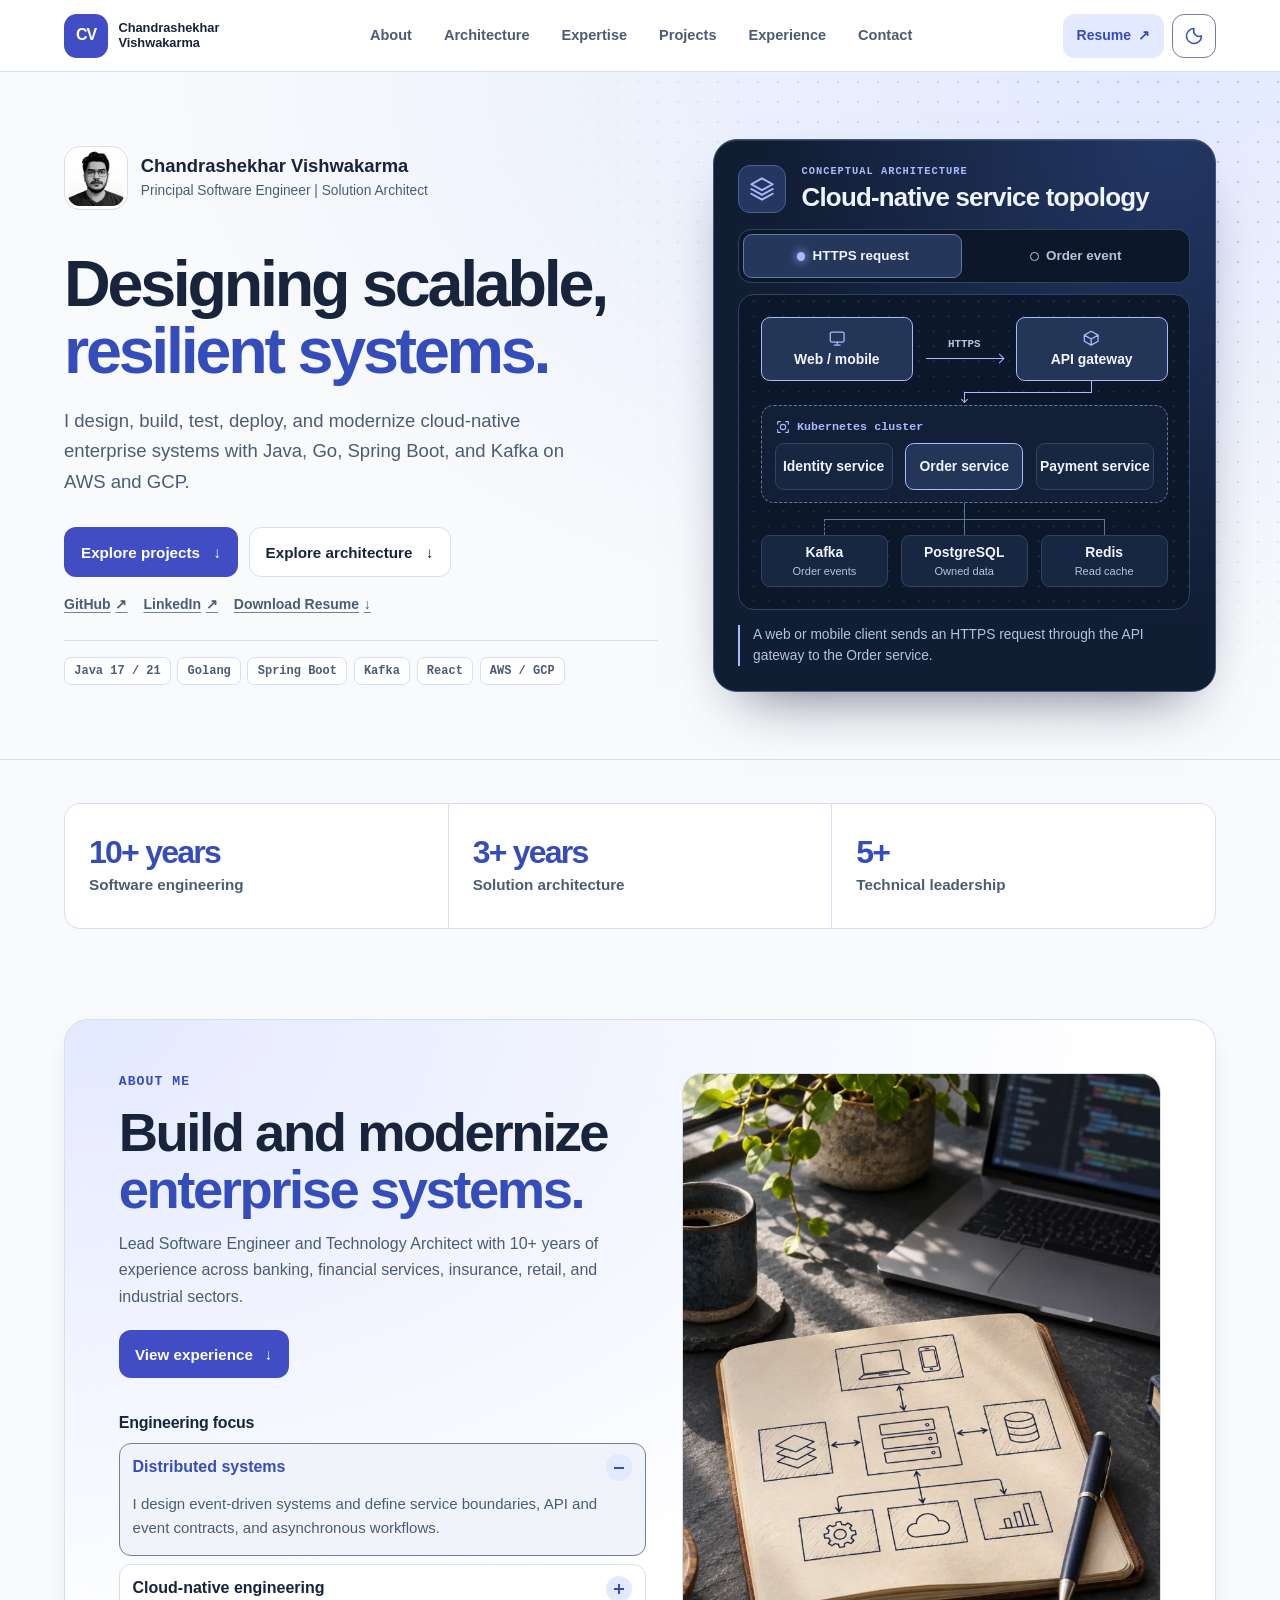
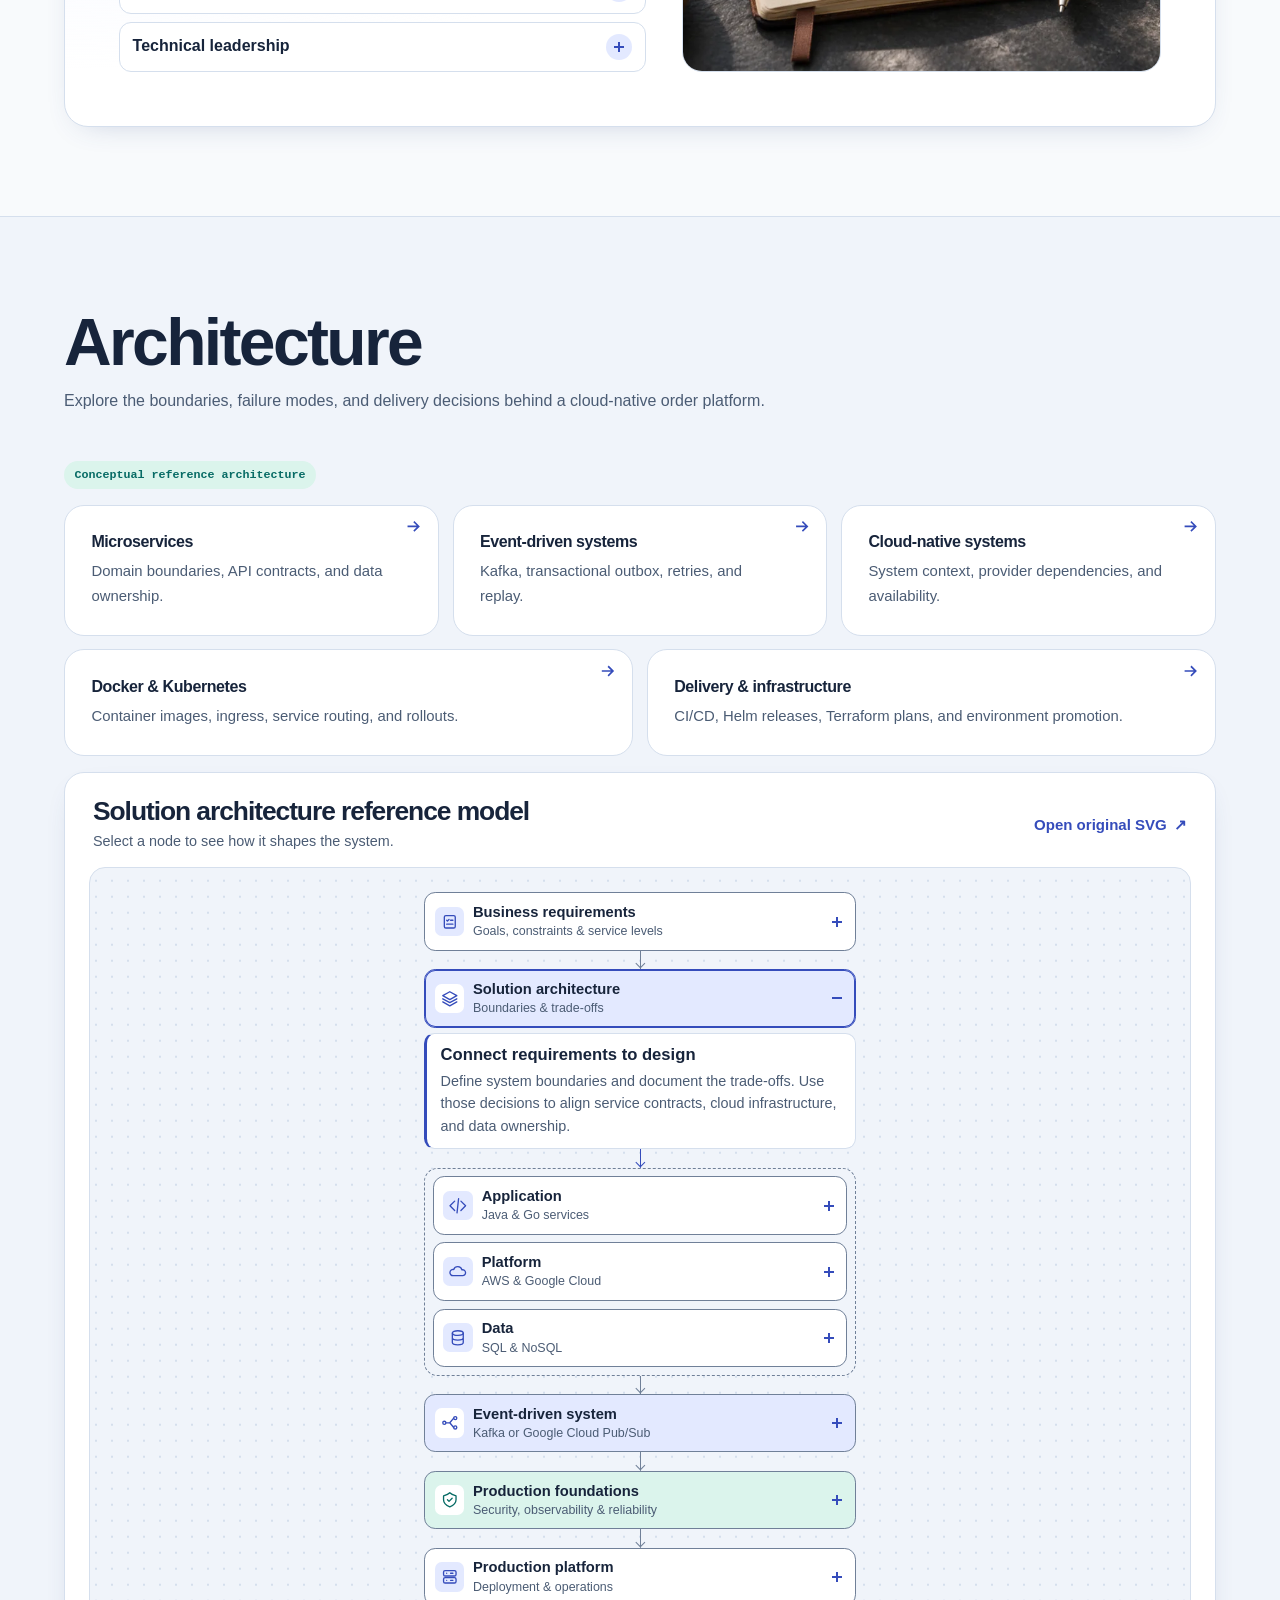
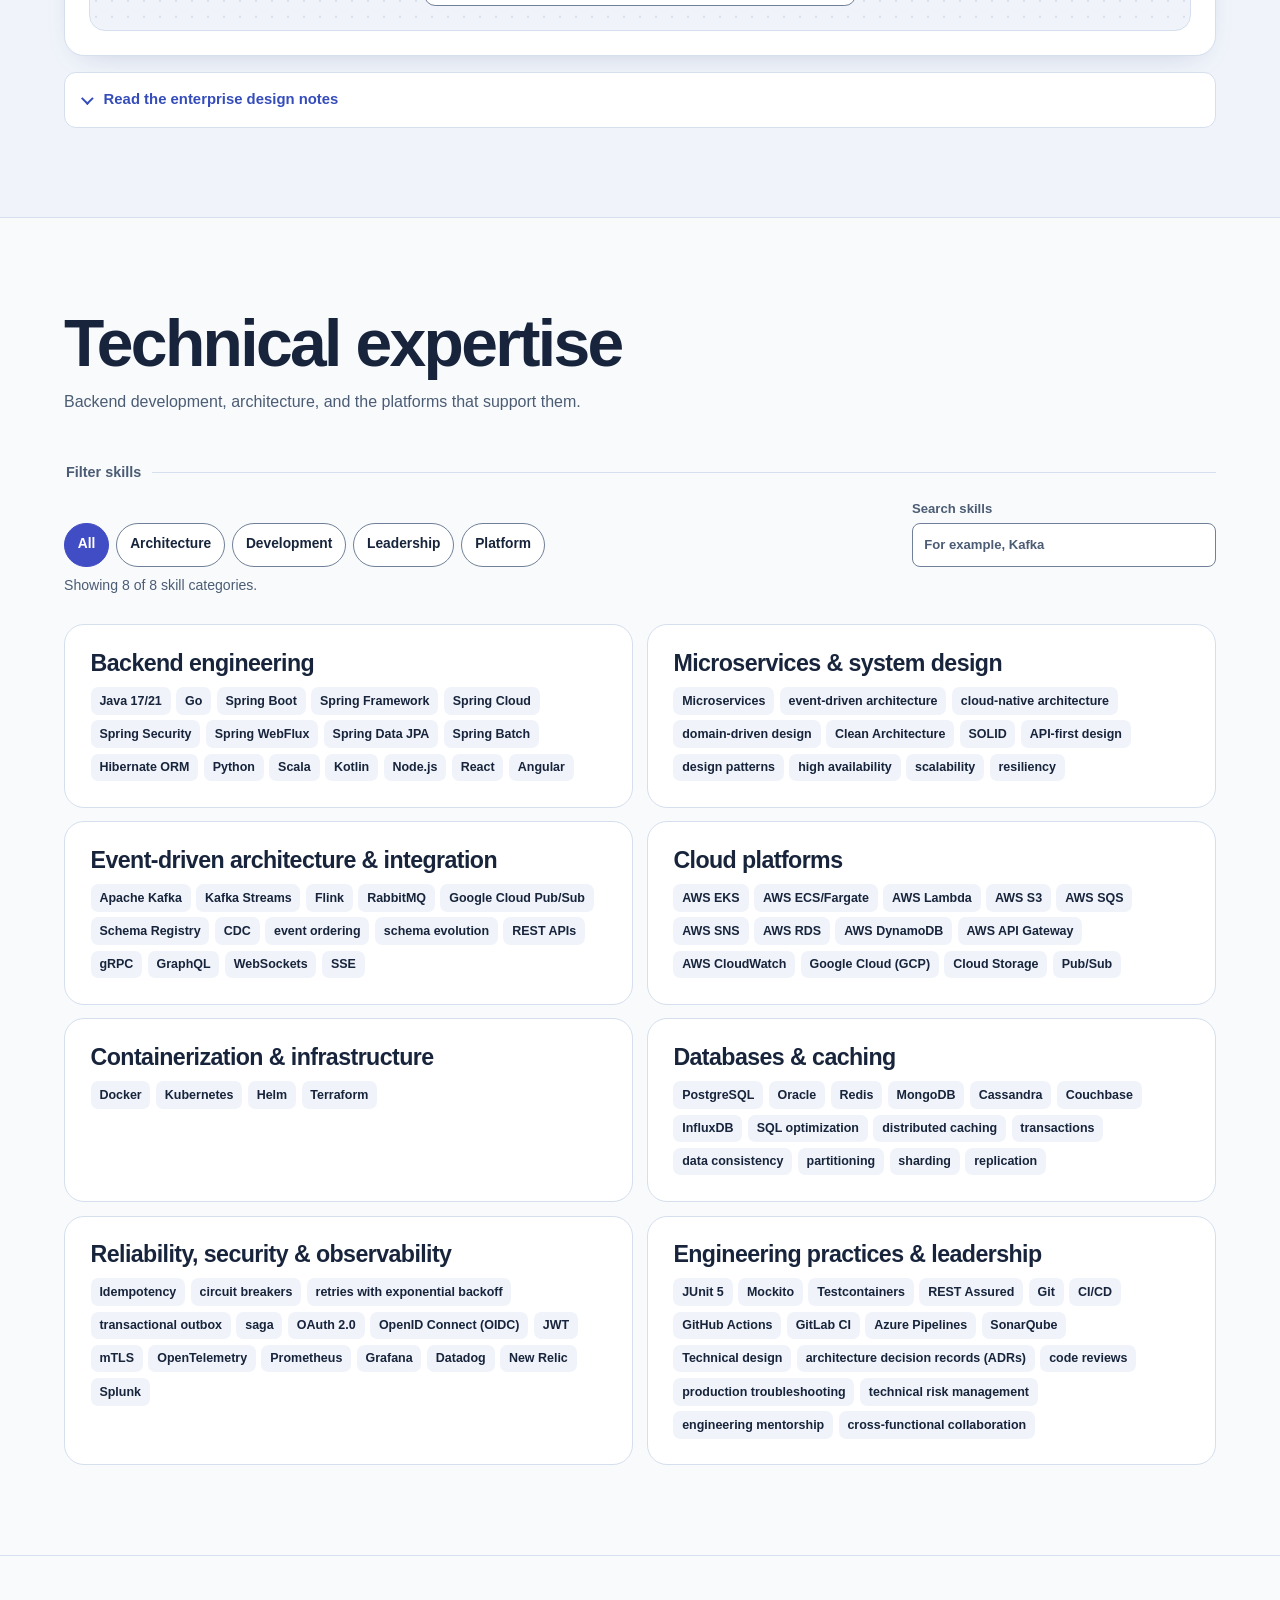
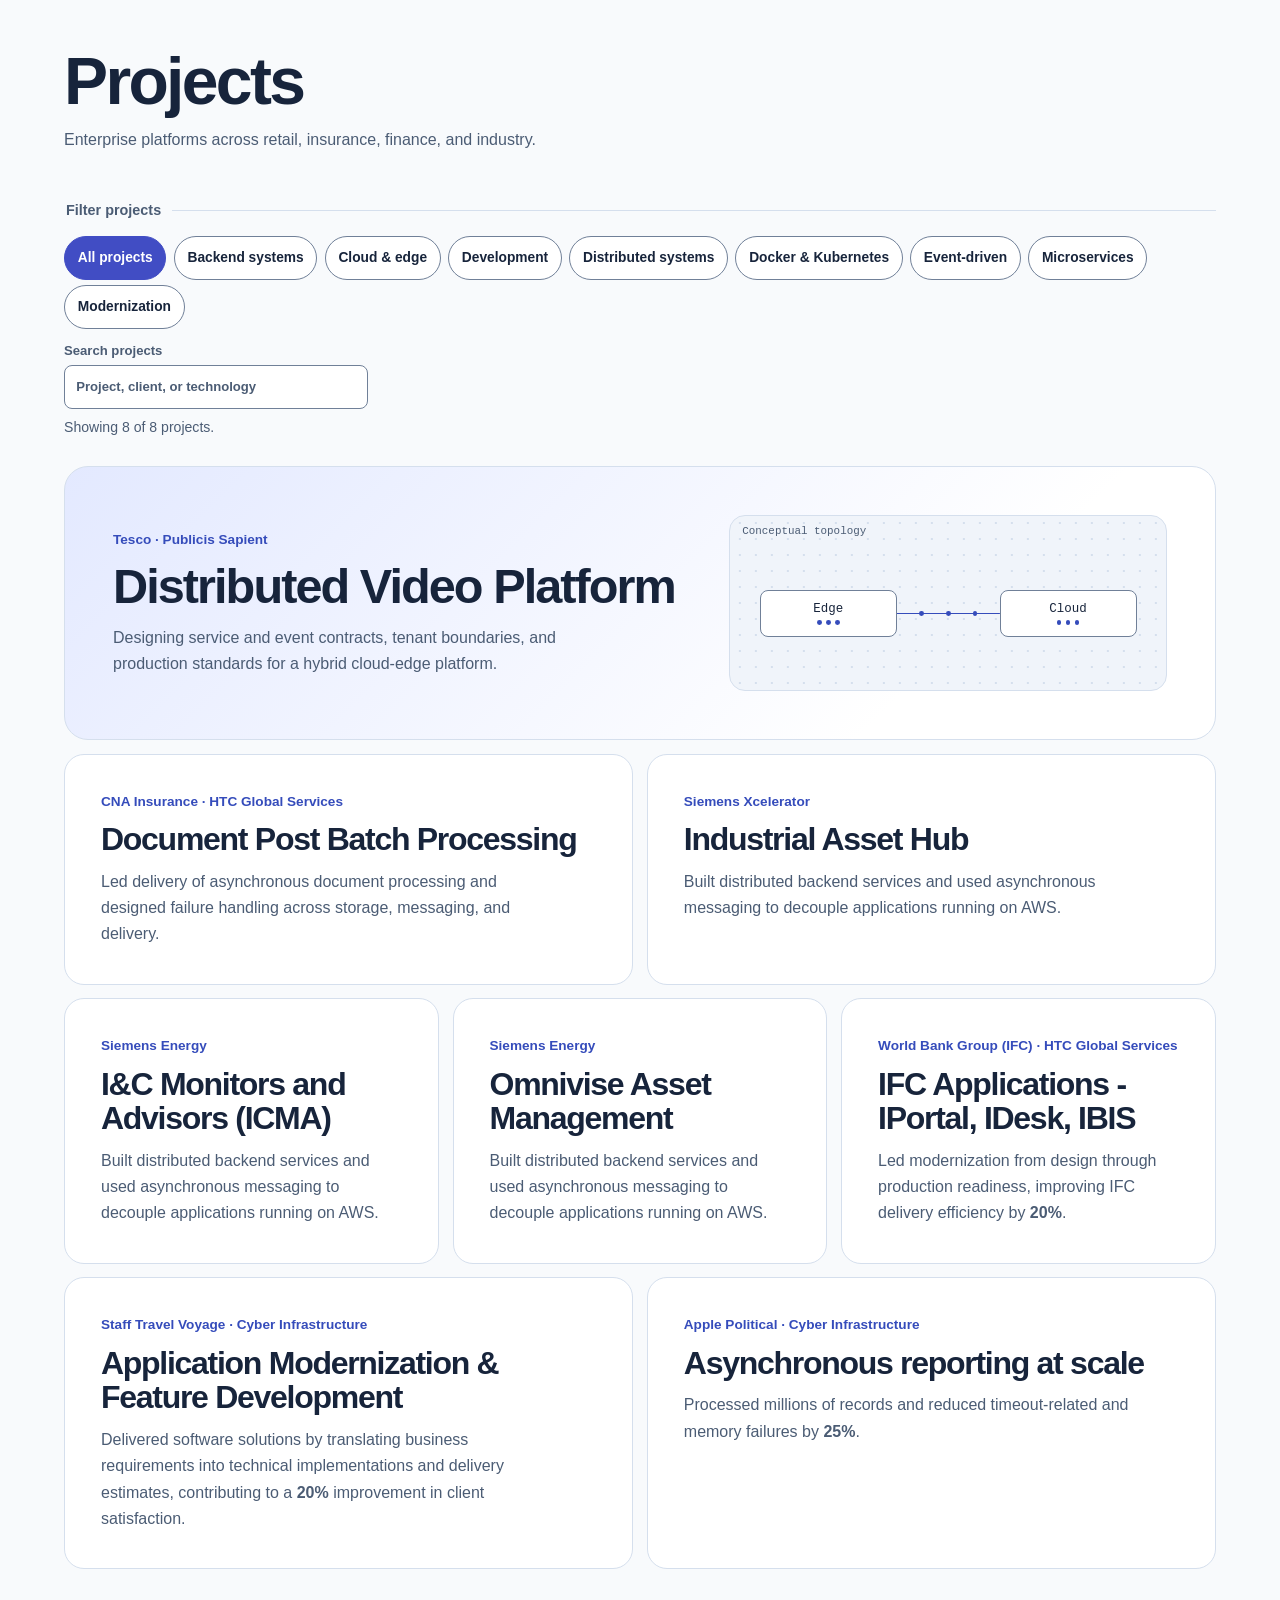
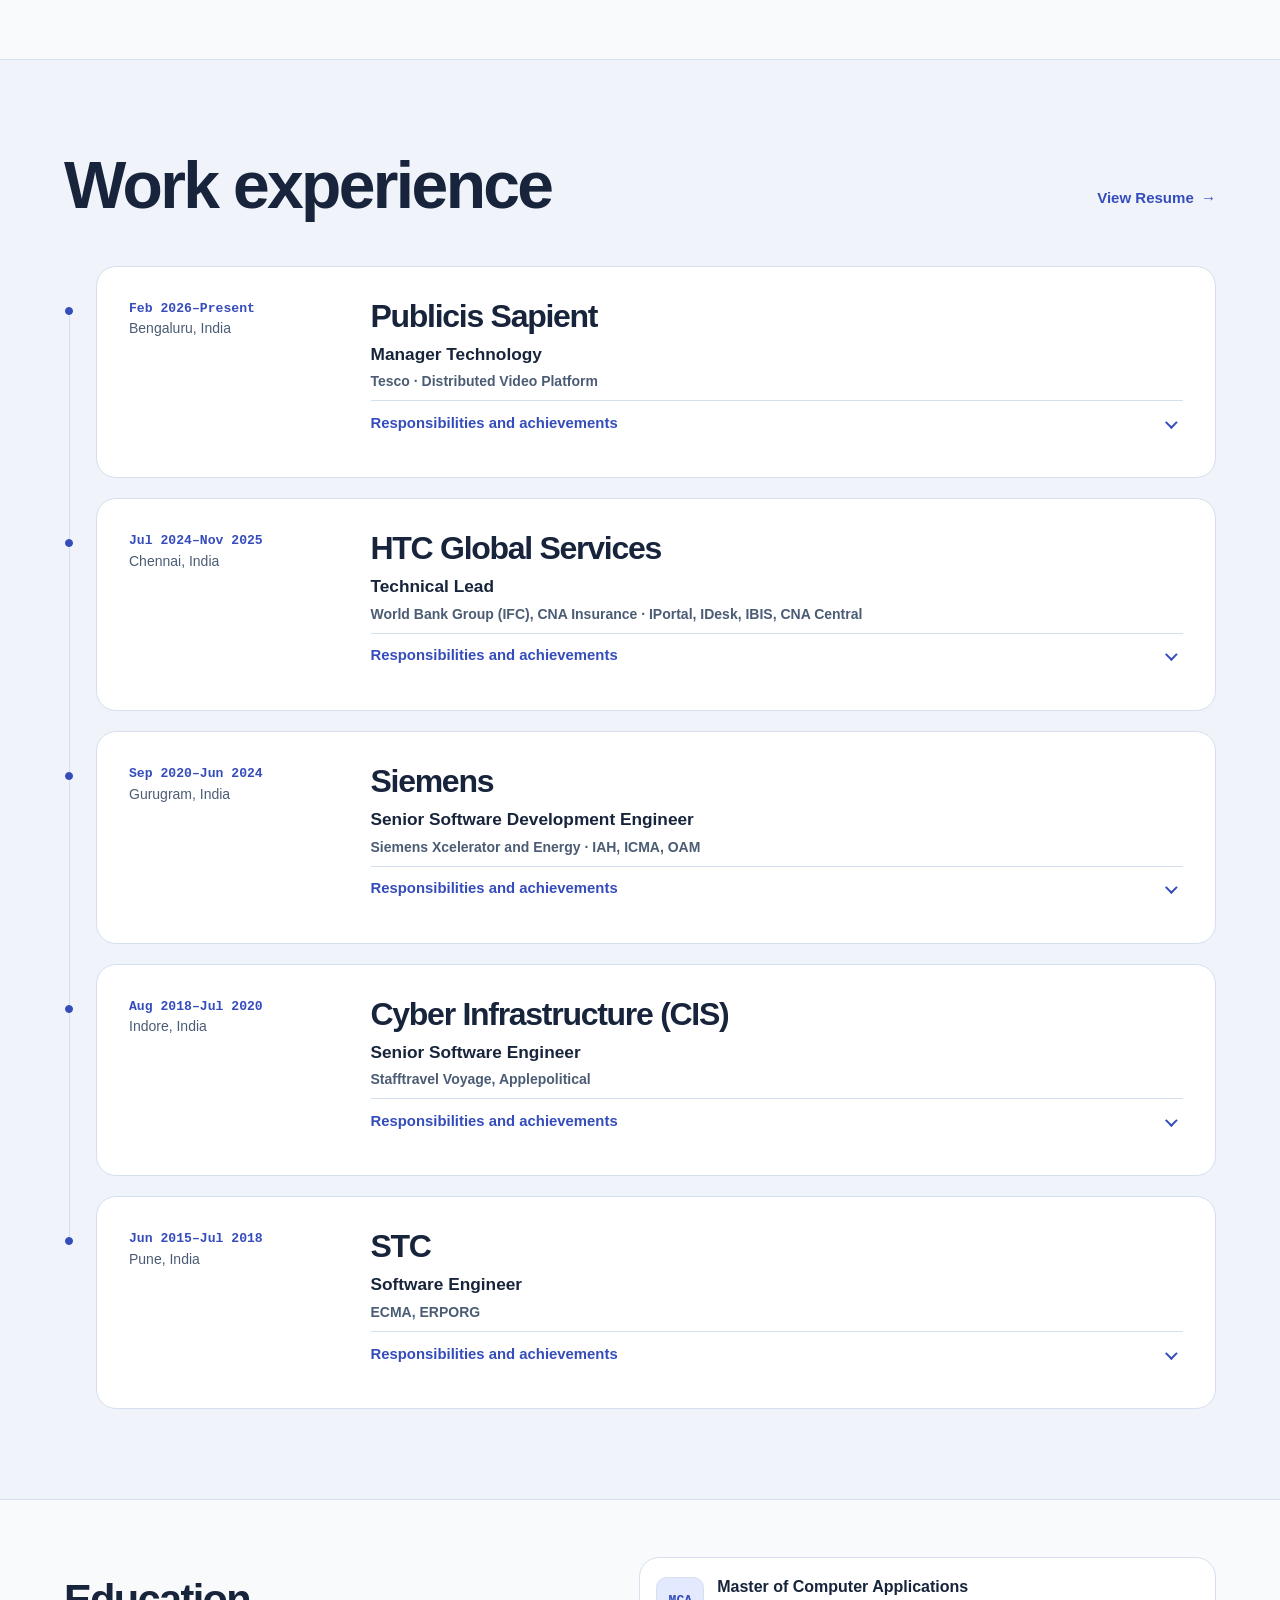
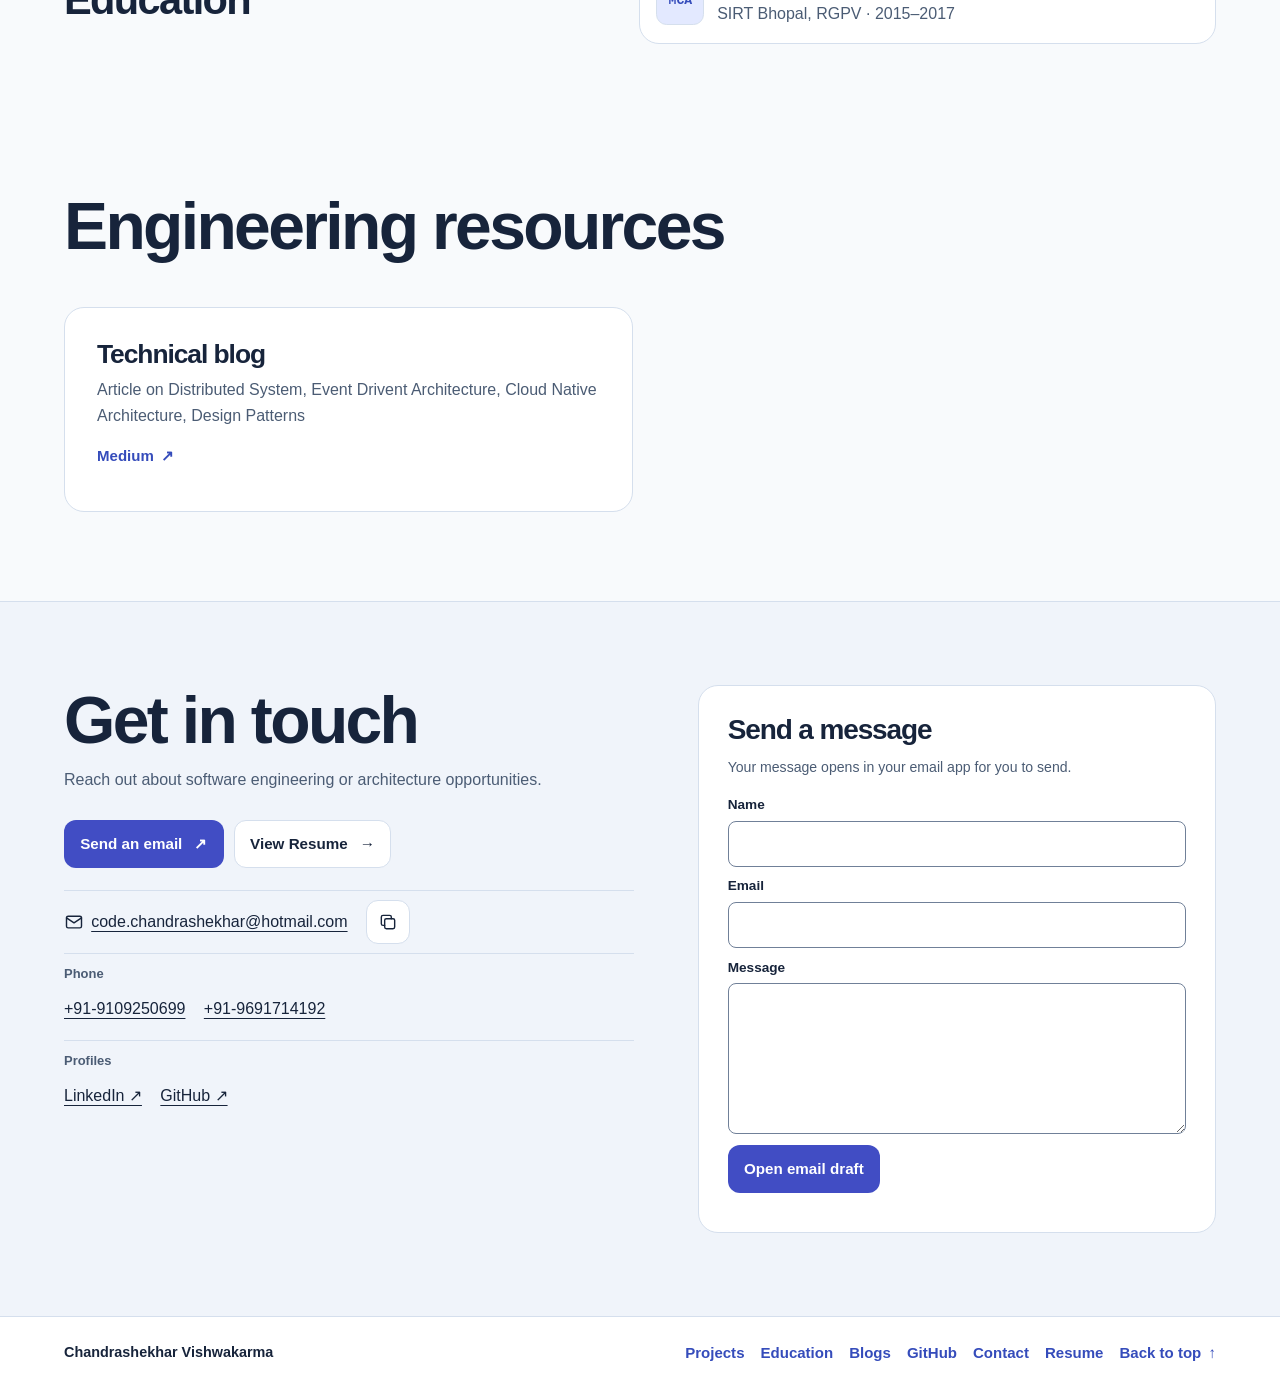
<file: index.html>
<!doctype html>
<html lang="en">
<head>
    <meta charset="utf-8"/>
    <meta content="width=device-width, initial-scale=1" name="viewport"/>
    <title>Chandrashekhar Vishwakarma | Lead Software Engineer &amp; Technology Architect</title>
    <meta content="Chandrashekhar Vishwakarma is a Lead Software Engineer and Technology Architect with 10+ years in distributed systems, Java, Go, Kafka, AWS, and GCP."
          name="description"/>
    <meta content="Chandrashekhar Vishwakarma" name="author"/>
    <meta content="#f8fafc" name="theme-color"/>
    <link href="https://kaizenchandra.github.io/" rel="canonical"/>
    <meta content="website" property="og:type"/>
    <meta content="en_IN" property="og:locale"/>
    <meta content="Chandrashekhar Vishwakarma" property="og:site_name"/>
    <meta content="Chandrashekhar Vishwakarma | Lead Software Engineer &amp; Technology Architect" property="og:title"/>
    <meta content="10+ years building and modernizing enterprise systems across banking, insurance, retail, and industrial domains."
          property="og:description"/>
    <meta content="https://kaizenchandra.github.io/" property="og:url"/>
    <meta content="https://kaizenchandra.github.io/assets/images/og-cover.png" property="og:image"/>
    <meta content="Chandrashekhar Vishwakarma, Lead Software Engineer &amp; Technology Architect"
          property="og:image:alt"/>
    <meta content="1200" property="og:image:width"/>
    <meta content="630" property="og:image:height"/>
    <meta content="summary_large_image" name="twitter:card"/>
    <meta content="Chandrashekhar Vishwakarma | Lead Software Engineer &amp; Technology Architect"
          name="twitter:title"/>
    <meta content="Java, Go, Kafka, and cloud-native distributed systems on AWS and GCP." name="twitter:description"/>
    <meta content="https://kaizenchandra.github.io/assets/images/og-cover.png" name="twitter:image"/>
    <link href="assets/images/favicon.svg" rel="icon" type="image/svg+xml"/>
    <link href="site.webmanifest" rel="manifest"/>
    <script data-nav-bootstrap src="assets/js/theme.js"></script>
    <link href="assets/css/styles.css" rel="stylesheet"/>
    <link href="assets/css/interactive.css" rel="stylesheet"/>
    <link href="assets/css/portfolio.css" rel="stylesheet"/>
    <script defer src="assets/js/main.js"></script>
    <script defer src="assets/js/interactive.js"></script>
    <script type="application/ld+json">
        {
            "@context": "https://schema.org",
            "@type": "Person",
            "name": "Chandrashekhar Vishwakarma",
            "jobTitle": "Manager Technology",
            "worksFor": {
                "@type": "Organization",
                "name": "Publicis Sapient"
            },
            "url": "https://kaizenchandra.github.io/",
            "image": "https://kaizenchandra.github.io/assets/images/chandrashekhar-portrait.jpg",
            "sameAs": [
                "https://github.com/kaizenchandra",
                "https://linkedin.com/in/chandrashekhar-vishwakarma"
            ],
            "knowsAbout": [
                "Java",
                "Go",
                "Spring Boot",
                "Distributed Systems",
                "Apache Kafka",
                "AWS",
                "Google Cloud Platform"
            ]
        }
    </script>
</head>
<body class="portfolio-home">
<a class="skip-link" href="#main">Skip to content</a>
<header class="site-header">
    <div class="container header-inner">
        <a aria-label="CV — Chandrashekhar Vishwakarma, home" class="brand-lockup" href="#home">
            <span aria-hidden="true" class="brand">CV</span>
            <span aria-hidden="true" class="brand-name">Chandrashekhar<br/>Vishwakarma</span>
        </a>
        <nav aria-label="Primary" id="primary-nav">
            <a href="#about">About</a>
            <a href="#architecture">Architecture</a>
            <a href="#expertise">Expertise</a>
            <a href="#projects">Projects</a>
            <a href="#experience">Experience</a>
            <a href="#contact">Contact</a>
            <a class="mobile-resume" href="resume/index.html">Resume <span aria-hidden="true">↗</span></a>
        </nav>
        <div class="header-actions">
            <a class="header-resume" href="resume/index.html">Resume <span aria-hidden="true">↗</span></a>
            <button aria-label="Switch to dark mode" class="icon-button theme-toggle" data-theme-toggle hidden
                    type="button"></button>
            <button aria-controls="primary-nav" aria-expanded="false" aria-label="Open navigation" class="icon-button menu-toggle"
                    hidden type="button">
                <svg aria-hidden="true" class="icon" fill="none" stroke="currentColor" stroke-linecap="round"
                     stroke-width="1.7" viewBox="0 0 24 24">
                    <path class="menu-bars" d="M4 6h16M4 12h16M4 18h16"/>
                    <path class="menu-close" d="m6 6 12 12M18 6 6 18"/>
                </svg>
            </button>
        </div>
    </div>
</header>

<main id="main" tabindex="-1">
    <section aria-labelledby="hero-title" class="hero" id="home">
        <div class="hero-layout container">
            <div class="hero-copy">
                <div class="hero-identity">
                    <img alt="" class="hero-portrait" decoding="async" height="320"
                         src="assets/images/chandrashekhar-portrait.jpg" width="320"/>
                    <div>
                        <p class="hero-name">Chandrashekhar Vishwakarma</p>
                        <p class="current-role">Principal Software Engineer | Solution Architect</p>
                    </div>
                </div>
                <h1 id="hero-title">Designing scalable, <span>resilient systems.</span></h1>
                <p class="hero-summary">I design, build, test, deploy, and modernize cloud-native enterprise systems with
                    Java, Go, Spring Boot, and Kafka on AWS and GCP.</p>
                <div class="actions hero-actions">
                    <a class="button button-primary" href="#projects">Explore projects <span aria-hidden="true">↓</span></a>
                    <a class="button button-secondary" href="#architecture">Explore architecture <span aria-hidden="true">↓</span></a>
                </div>
            </div>

            <figure class="hero-topology" data-trace="request">
                <figcaption class="topology-heading">
                    <svg aria-hidden="true" viewBox="0 0 24 24"><path d="m12 3 9 5-9 5-9-5 9-5Zm-9 9 9 5 9-5M3 16l9 5 9-5"/></svg>
                    <span>
                        <span class="topology-kicker">Conceptual architecture</span>
                        <span class="topology-title">Cloud-native service topology</span>
                    </span>
                </figcaption>
                <div aria-label="Trace a flow" class="topology-switch" hidden role="group">
                    <button aria-pressed="true" data-show-trace="request" type="button">HTTPS request</button>
                    <button aria-pressed="false" data-show-trace="event" type="button">Order event</button>
                </div>
                <div aria-hidden="true" class="topology-canvas">
                    <div class="topology-entry">
                        <span class="topology-node topology-edge">
                            <svg viewBox="0 0 24 24"><rect height="13" rx="2" width="18" x="3" y="4"/><path d="M8 21h8m-4-4v4"/></svg>
                            Web / mobile
                        </span>
                        <span class="topology-transit">HTTPS <i></i></span>
                        <span class="topology-node topology-edge">
                            <svg viewBox="0 0 24 24"><path d="M12 3 3 8v8l9 5 9-5V8zM3 8l9 5 9-5m-9 5v8"/></svg>
                            API gateway
                        </span>
                    </div>
                    <div class="topology-route"><span></span></div>
                    <div class="topology-cluster">
                        <span class="cluster-label">
                            <svg viewBox="0 0 24 24"><path d="M8 4H4v4m12-4h4v4M4 16v4h4m12-4v4h-4"/><circle cx="12" cy="12" r="4"/></svg>
                            Kubernetes cluster
                        </span>
                        <div class="topology-services">
                            <span class="topology-node">Identity service</span>
                            <span class="topology-node topology-order">Order service</span>
                            <span class="topology-node">Payment service</span>
                        </div>
                    </div>
                    <div class="topology-output">
                        <div class="topology-node topology-events"><i></i><strong>Kafka</strong><small>Order events</small></div>
                        <div class="topology-node"><i></i><strong>PostgreSQL</strong><small>Owned data</small></div>
                        <div class="topology-node"><i></i><strong>Redis</strong><small>Read cache</small></div>
                    </div>
                </div>
                <p class="topology-readout" role="status">
                    <span data-trace-note="request">A web or mobile client sends an HTTPS request through the API gateway to the Order service.</span>
                    <span data-trace-note="event" hidden>The Order service publishes an order event to Kafka for downstream consumers.</span>
                </p>
                <p class="visually-hidden">The Kubernetes cluster also runs Identity and Payment services. The platform
                    publishes order events through Kafka, stores service-owned data in PostgreSQL, and uses Redis as a read cache.</p>
            </figure>

            <div class="hero-meta">
                <div class="hero-links">
                    <a href="https://github.com/kaizenchandra">GitHub <span aria-hidden="true">↗</span></a>
                    <a href="https://linkedin.com/in/chandrashekhar-vishwakarma">LinkedIn <span aria-hidden="true">↗</span></a>
                    <a download href="resume/chandrashekhar-vishwakarma.pdf">Download Resume <span aria-hidden="true">↓</span></a>
                </div>
                <ul aria-label="Core technologies" class="tags hero-tags" role="list">
                    <li>Java 17 / 21</li>
                    <li>Golang</li>
                    <li>Spring Boot</li>
                    <li>Kafka</li>
                    <li>React</li>
                    <li>AWS / GCP</li>
                </ul>
            </div>
        </div>
    </section>

    <div class="container">
        <dl aria-label="Career highlights" class="impact">
            <div>
                <dt>10+ years</dt>
                <dd>Software engineering</dd>
            </div>
            <div>
                <dt>3+ years</dt>
                <dd>Solution architecture</dd>
            </div>
            <div>
                <dt>5+</dt>
                <dd>Technical leadership</dd>
            </div>
        </dl>
    </div>

    <section aria-labelledby="about-title" class="section container" id="about">
        <div class="about-layout">
            <header class="about-intro">
                <h2 id="about-title">About me</h2>
                <p class="about-headline">Build and modernize <span>enterprise systems.</span></p>
                <p class="about-bio">Lead Software Engineer and Technology Architect with 10+ years of experience
                    across banking, financial services, insurance, retail, and industrial sectors.</p>
                <div class="actions about-actions">
                    <a class="button button-primary" href="#experience">View experience <span aria-hidden="true">↓</span></a>
                </div>
            </header>

            <div class="about-visual">
                <img alt="A hand-drawn system architecture sketch beside a laptop with a code editor" decoding="async"
                     height="960" loading="lazy" sizes="(min-width: 1360px) 540px, (min-width: 800px) 40vw, 85vw"
                     src="assets/images/about-engineering-workspace.webp"
                     srcset="assets/images/about-engineering-workspace-small.webp 480w, assets/images/about-engineering-workspace.webp 960w"
                     width="960"/>
            </div>

            <div class="about-focus">
                <h3>Engineering focus</h3>
                <details name="about-focus" open>
                    <summary>Distributed systems</summary>
                    <p>I design event-driven systems and define service boundaries, API and event contracts, and
                        asynchronous workflows.</p>
                </details>
                <details name="about-focus">
                    <summary>Cloud-native engineering</summary>
                    <p>I build microservices with Java, Spring Boot, Go, and Apache Kafka on AWS and Google Cloud,
                        designing for scalability, reliability, security, and observability.</p>
                </details>
                <details name="about-focus">
                    <summary>Technical leadership</summary>
                    <p>I lead design reviews, tune performance, and mentor engineers. I work with product, security, and
                        platform teams to turn complex requirements into maintainable, production-ready systems.</p>
                </details>
            </div>
        </div>
    </section>

    <section aria-labelledby="architecture-title" class="section section-tint" id="architecture">
        <div class="container">
            <div class="section-heading">
                <div><h2 id="architecture-title">Architecture</h2>
                    <p>Explore the boundaries, failure modes, and delivery decisions behind a cloud-native order
                        platform.</p></div>
            </div>
            <p class="evidence-label">Conceptual reference architecture</p>
            <div class="capability-grid">
                <a class="capability-card" href="architecture/index.html#services"><strong>Microservices</strong><span>Domain boundaries, API contracts, and data ownership.</span></a>
                <a class="capability-card" href="architecture/index.html#events"><strong>Event-driven systems</strong><span>Kafka, transactional outbox, retries, and replay.</span></a>
                <a class="capability-card" href="architecture/index.html#context"><strong>Cloud-native systems</strong><span>System context, provider dependencies, and availability.</span></a>
                <a class="capability-card" href="architecture/index.html#deployment"><strong>Docker &amp; Kubernetes</strong><span>Container images, ingress, service routing, and rollouts.</span></a>
                <a class="capability-card" href="architecture/index.html#delivery"><strong>Delivery &amp; infrastructure</strong><span>CI/CD, Helm releases, Terraform plans, and environment promotion.</span></a>
            </div>
            <section aria-labelledby="reference-title" class="reference-diagram">
                <header class="reference-header">
                    <div>
                        <h3 id="reference-title">Solution architecture reference model</h3>
                        <p>Select a node to see how it shapes the system.</p>
                    </div>
                    <a class="text-link" href="assets/images/architecture/solution-architecture.svg">Open original SVG
                        <span aria-hidden="true">↗</span></a>
                </header>
                <div class="reference-workspace">
                    <div aria-describedby="reference-flow-description" aria-label="Architecture flow" class="reference-map"
                         role="group">
                        <p class="visually-hidden" id="reference-flow-description">Business requirements guide the
                            solution architecture. Application, platform, and data design converge in the event-driven
                            system. Security, observability, and reliability support its operation in production.</p>
                        <details class="reference-node" name="reference-node">
                            <summary>
                                <svg aria-hidden="true" viewBox="0 0 24 24">
                                    <rect height="16" rx="2" width="14" x="5" y="4"/>
                                    <path d="m8 10 1 1 2-2m2 1h3m-8 5h8"/>
                                </svg>
                                <span><strong>Business requirements</strong><small>Goals, constraints &amp; service levels</small></span>
                            </summary>
                            <div class="reference-note">
                                <h4>Define success criteria</h4>
                                <p>Turn business goals into measurable requirements. Agree on expected traffic,
                                    acceptable latency, availability targets, and compliance constraints before choosing
                                    technologies.</p>
                            </div>
                        </details>
                        <span aria-hidden="true" class="reference-wire"></span>
                        <details class="reference-node reference-key-node" name="reference-node" open>
                            <summary>
                                <svg aria-hidden="true" viewBox="0 0 24 24">
                                    <path d="m3 8 9-5 9 5-9 5-9-5Zm0 4 9 5 9-5M3 16l9 5 9-5"/>
                                </svg>
                                <span><strong>Solution architecture</strong><small>Boundaries &amp; trade-offs</small></span>
                            </summary>
                            <div class="reference-note">
                                <h4>Connect requirements to design</h4>
                                <p>Define system boundaries and document the trade-offs. Use those decisions to align
                                    service contracts, cloud infrastructure, and data ownership.</p>
                            </div>
                        </details>
                        <span aria-hidden="true" class="reference-wire"></span>
                        <div aria-label="Design domains" class="reference-domains" role="group">
                            <div class="reference-branch">
                                <details class="reference-node" name="reference-node">
                                    <summary>
                                        <svg aria-hidden="true" viewBox="0 0 24 24">
                                            <path d="m8 6-6 6 6 6m8-12 6 6-6 6m-3-15-2 18"/>
                                        </svg>
                                        <span><strong>Application</strong><small>Java &amp; Go services</small></span>
                                    </summary>
                                    <div class="reference-note">
                                        <h4>Define service responsibilities</h4>
                                        <p>Group behavior by business capability. Give Java and Go services clear API
                                            and event contracts so teams can change and deploy each service
                                            independently.</p>
                                    </div>
                                </details>
                            </div>
                            <div class="reference-branch">
                                <details class="reference-node" name="reference-node">
                                    <summary>
                                        <svg aria-hidden="true" viewBox="0 0 24 24">
                                            <path d="M6 17a4 4 0 1 1 .8-7.9 5.5 5.5 0 0 1 10.5.4A3.8 3.8 0 1 1 18 17Z"/>
                                        </svg>
                                        <span><strong>Platform</strong><small>AWS &amp; Google Cloud</small></span>
                                    </summary>
                                    <div class="reference-note">
                                        <h4>Choose where workloads run</h4>
                                        <p>Choose compute, network boundaries, and managed services on AWS or Google
                                            Cloud based on availability, scaling, and operational requirements.</p>
                                    </div>
                                </details>
                            </div>
                            <div class="reference-branch">
                                <details class="reference-node" name="reference-node">
                                    <summary>
                                        <svg aria-hidden="true" viewBox="0 0 24 24">
                                            <ellipse cx="12" cy="6" rx="7" ry="3"/>
                                            <path d="M5 6v12a7 3 0 0 0 14 0V6M5 12a7 3 0 0 0 14 0"/>
                                        </svg>
                                        <span><strong>Data</strong><small>SQL &amp; NoSQL</small></span>
                                    </summary>
                                    <div class="reference-note">
                                        <h4>Assign data ownership</h4>
                                        <p>Choose SQL or NoSQL storage around access patterns and consistency needs.
                                            Define who owns each dataset and how it will be backed up and restored.</p>
                                    </div>
                                </details>
                            </div>
                        </div>
                        <span aria-hidden="true" class="reference-wire"></span>
                        <details class="reference-node reference-key-node" name="reference-node">
                            <summary>
                                <svg aria-hidden="true" viewBox="0 0 24 24">
                                    <circle cx="5" cy="12" r="2"/>
                                    <circle cx="19" cy="6" r="2"/>
                                    <circle cx="19" cy="18" r="2"/>
                                    <path d="M7 12h5m0 0 5-6m-5 6 5 6"/>
                                </svg>
                                <span><strong>Event-driven system</strong><small>Kafka or Google Cloud Pub/Sub</small></span>
                            </summary>
                            <div class="reference-note">
                                <h4>Decouple producers and consumers</h4>
                                <p>Publish business changes through Kafka or Pub/Sub. Agree on schemas and ordering
                                    guarantees, and make consumers safe to retry or replay.</p>
                            </div>
                        </details>
                        <span aria-hidden="true" class="reference-wire"></span>
                        <details class="reference-node reference-foundations" name="reference-node">
                            <summary>
                                <svg aria-hidden="true" viewBox="0 0 24 24">
                                    <path d="M12 3c2 2 5 3 8 4v5c0 4-3 7-8 9-5-2-8-5-8-9V7c3-1 6-2 8-4Z"/>
                                    <path d="m9 12 2 2 4-4"/>
                                </svg>
                                <span><strong>Production foundations</strong><small>Security, observability &amp; reliability</small></span>
                            </summary>
                            <div class="reference-note">
                                <h4>Build in operational safeguards</h4>
                                <p>Limit access with least privilege, collect logs, metrics, and traces across
                                    boundaries, and use service-level objectives to guide alerting and recovery
                                    tests.</p>
                            </div>
                        </details>
                        <span aria-hidden="true" class="reference-wire"></span>
                        <details class="reference-node" name="reference-node">
                            <summary>
                                <svg aria-hidden="true" viewBox="0 0 24 24">
                                    <rect height="7" rx="2" width="16" x="4" y="4"/>
                                    <rect height="7" rx="2" width="16" x="4" y="13"/>
                                    <path d="M8 7.5h.01M8 16.5h.01m5-9h3m-3 9h3"/>
                                </svg>
                                <span><strong>Production platform</strong><small>Deployment &amp; operations</small></span>
                            </summary>
                            <div class="reference-note">
                                <h4>Release and operate the system</h4>
                                <p>Deploy workloads through a repeatable pipeline. Verify rollout health, document
                                    rollback steps, and test restoration against recovery targets.</p>
                            </div>
                        </details>
                    </div>
                    <p class="reference-placeholder">No node selected.</p>
                </div>
            </section>
            <details class="disclosure architecture">
                <summary>Read the enterprise design notes</summary>
                <p class="architecture-intro">Follow how a request becomes an event and how services recover from
                    failures. This reference model describes general design choices.</p>
                <div class="architecture-flow">
                    <details name="architecture-step">
                        <summary>API boundary</summary>
                        <p>Validate requests, authorize callers, and define each operation’s contract before passing
                            work to the application layer.</p>
                    </details>
                    <details name="architecture-step">
                        <summary>Event contract</summary>
                        <p>Publish changes using an explicit event schema. Define the fields consumers depend on, how
                            the schema evolves, and where ordering matters.</p>
                    </details>
                    <details name="architecture-step">
                        <summary>Consumer</summary>
                        <p>Use a stable idempotency key. Make processing safe to retry and isolate failures before a
                            backlog affects unrelated work.</p>
                    </details>
                    <details name="architecture-step">
                        <summary>Operations</summary>
                        <p>Trace work across boundaries, track latency and failures, and review recovery against
                            service-level objectives.</p>
                    </details>
                </div>
            </details>
        </div>
    </section>

    <section aria-labelledby="expertise-title" class="section section-tint" id="expertise">
        <div class="container">
            <div class="section-heading">
                <div><h2 id="expertise-title">Technical expertise</h2>
                    <p>Backend development, architecture, and the platforms that support them.</p></div>
            </div>
            <div data-filter data-filter-item="skill" data-noun="skill categories">
                <fieldset class="filter-controls" hidden>
                    <legend>Filter skills</legend>
                    <div class="filter-bar">
                        <div class="filter-tags"></div>
                        <label class="filter-search"><span>Search skills</span><input placeholder="For example, Kafka"
                                                                                      type="search"/></label>
                    </div>
                    <p class="filter-status" role="status"></p>
                </fieldset>
                <div class="skill-grid">
                    <article data-skill="Development">
                        <h3>Backend engineering</h3>
                        <ul class="tags skill-tags" role="list">
                            <li>Java 17/21</li>
                            <li>Go</li>
                            <li>Spring Boot</li>
                            <li>Spring Framework</li>
                            <li>Spring Cloud</li>
                            <li>Spring Security</li>
                            <li>Spring WebFlux</li>
                            <li>Spring Data JPA</li>
                            <li>Spring Batch</li>
                            <li>Hibernate ORM</li>
                            <li>Python</li>
                            <li>Scala</li>
                            <li>Kotlin</li>
                            <li>Node.js</li>
                            <li>React</li>
                            <li>Angular</li>
                        </ul>
                    </article>
                    <article data-skill="Architecture">
                        <h3>Microservices &amp; system design</h3>
                        <ul class="tags skill-tags" role="list">
                            <li>Microservices</li>
                            <li>event-driven architecture</li>
                            <li>cloud-native architecture</li>
                            <li>domain-driven design</li>
                            <li>Clean Architecture</li>
                            <li>SOLID</li>
                            <li>API-first design</li>
                            <li>design patterns</li>
                            <li>high availability</li>
                            <li>scalability</li>
                            <li>resiliency</li>
                        </ul>
                    </article>
                    <article data-skill="Architecture|Development">
                        <h3>Event-driven architecture &amp; integration</h3>
                        <ul class="tags skill-tags" role="list">
                            <li>Apache Kafka</li>
                            <li>Kafka Streams</li>
                            <li>Flink</li>
                            <li>RabbitMQ</li>
                            <li>Google Cloud Pub/Sub</li>
                            <li>Schema Registry</li>
                            <li>CDC</li>
                            <li>event ordering</li>
                            <li>schema evolution</li>
                            <li>REST APIs</li>
                            <li>gRPC</li>
                            <li>GraphQL</li>
                            <li>WebSockets</li>
                            <li>SSE</li>
                        </ul>
                    </article>
                    <article data-skill="Platform">
                        <h3>Cloud platforms</h3>
                        <ul class="tags skill-tags" role="list">
                            <li>AWS EKS</li>
                            <li>AWS ECS/Fargate</li>
                            <li>AWS Lambda</li>
                            <li>AWS S3</li>
                            <li>AWS SQS</li>
                            <li>AWS SNS</li>
                            <li>AWS RDS</li>
                            <li>AWS DynamoDB</li>
                            <li>AWS API Gateway</li>
                            <li>AWS CloudWatch</li>
                            <li>Google Cloud (GCP)</li>
                            <li>Cloud Storage</li>
                            <li>Pub/Sub</li>
                        </ul>
                    </article>
                    <article data-skill="Platform">
                        <h3>Containerization &amp; infrastructure</h3>
                        <ul class="tags skill-tags" role="list">
                            <li>Docker</li>
                            <li>Kubernetes</li>
                            <li>Helm</li>
                            <li>Terraform</li>
                        </ul>
                    </article>
                    <article data-skill="Development|Platform">
                        <h3>Databases &amp; caching</h3>
                        <ul class="tags skill-tags" role="list">
                            <li>PostgreSQL</li>
                            <li>Oracle</li>
                            <li>Redis</li>
                            <li>MongoDB</li>
                            <li>Cassandra</li>
                            <li>Couchbase</li>
                            <li>InfluxDB</li>
                            <li>SQL optimization</li>
                            <li>distributed caching</li>
                            <li>transactions</li>
                            <li>data consistency</li>
                            <li>partitioning</li>
                            <li>sharding</li>
                            <li>replication</li>
                        </ul>
                    </article>
                    <article data-skill="Architecture|Platform">
                        <h3>Reliability, security &amp; observability</h3>
                        <ul class="tags skill-tags" role="list">
                            <li>Idempotency</li>
                            <li>circuit breakers</li>
                            <li>retries with exponential backoff</li>
                            <li>transactional outbox</li>
                            <li>saga</li>
                            <li>OAuth 2.0</li>
                            <li>OpenID Connect (OIDC)</li>
                            <li>JWT</li>
                            <li>mTLS</li>
                            <li>OpenTelemetry</li>
                            <li>Prometheus</li>
                            <li>Grafana</li>
                            <li>Datadog</li>
                            <li>New Relic</li>
                            <li>Splunk</li>
                        </ul>
                    </article>
                    <article data-skill="Development|Platform|Leadership">
                        <h3>Engineering practices &amp; leadership</h3>
                        <ul class="tags skill-tags" role="list">
                            <li>JUnit 5</li>
                            <li>Mockito</li>
                            <li>Testcontainers</li>
                            <li>REST Assured</li>
                            <li>Git</li>
                            <li>CI/CD</li>
                            <li>GitHub Actions</li>
                            <li>GitLab CI</li>
                            <li>Azure Pipelines</li>
                            <li>SonarQube</li>
                            <li>Technical design</li>
                            <li>architecture decision records (ADRs)</li>
                            <li>code reviews</li>
                            <li>production troubleshooting</li>
                            <li>technical risk management</li>
                            <li>engineering mentorship</li>
                            <li>cross-functional collaboration</li>
                        </ul>
                    </article>
                </div>
            </div>
        </div>
    </section>

    <section aria-labelledby="projects-title" class="section container" id="projects">
        <div class="section-heading">
            <div><h2 id="projects-title">Projects</h2>
                <p>Enterprise platforms across retail, insurance, finance, and industry.</p></div>
        </div>
        <div data-filter data-filter-item="project" data-noun="projects">
            <fieldset class="filter-controls" hidden>
                <legend>Filter projects</legend>
                <div class="filter-bar">
                    <div class="filter-tags"></div>
                    <label class="filter-search"><span>Search projects</span><input placeholder="Project, client, or technology"
                                                                                    type="search"/></label>
                </div>
                <p class="filter-status" role="status"></p>
            </fieldset>
            <div class="work-showcase">
                <article class="project-feature" data-project="Event-driven|Cloud &amp; edge|Distributed systems"
                         id="project-distributed-video">
                    <div class="project-feature-copy">
                        <p class="project-client">Tesco · Publicis Sapient</p>
                        <h3>Distributed Video Platform</h3>
                        <p>Designing service and event contracts, tenant boundaries, and production standards for a
                            hybrid cloud-edge platform.</p>
                    </div>
                    <div aria-hidden="true" class="project-visual">
                        <span class="project-visual-label">Conceptual topology</span>
                        <div class="topology-end"><span>Edge</span><i></i><i></i><i></i></div>
                        <div class="topology-connector"><i></i><i></i><i></i></div>
                        <div class="topology-end"><span>Cloud</span><i></i><i></i><i></i></div>
                    </div>
                </article>
                <article class="project-card" data-project="Event-driven|Cloud &amp; edge|Backend systems"
                         id="project-document-processing">
                    <p class="project-client">CNA Insurance · HTC Global Services</p>
                    <h3>Document Post Batch Processing</h3>
                    <p>Led delivery of asynchronous document processing and designed failure handling across storage,
                        messaging, and delivery.</p>
                </article>
                <article class="project-card" data-project="Event-driven|Cloud &amp; edge|Distributed systems"
                         id="project-industrial-asset-hub">
                    <p class="project-client">Siemens Xcelerator</p>
                    <h3>Industrial Asset Hub</h3>
                    <p>Built distributed backend services and used asynchronous messaging to decouple applications
                        running on AWS.</p>
                </article>
                <article class="project-card" data-project="Event-driven|Cloud &amp; edge|Docker &amp; Kubernetes"
                         id="project-icma">
                    <p class="project-client">Siemens Energy</p>
                    <h3>I&C Monitors and Advisors (ICMA)</h3>
                    <p>Built distributed backend services and used asynchronous messaging to decouple applications
                        running on AWS.</p>
                </article>
                <article class="project-card" data-project="Event-driven|Cloud &amp; edge|Distributed systems"
                         id="project-omnivise">
                    <p class="project-client">Siemens Energy</p>
                    <h3>Omnivise Asset Management</h3>
                    <p>Built distributed backend services and used asynchronous messaging to decouple applications
                        running on AWS.</p>
                </article>
                <article class="project-card" data-project="Modernization|Microservices|Backend systems"
                         id="project-ifc-modernization">
                    <p class="project-client">World Bank Group (IFC) · HTC Global Services</p>
                    <h3>IFC Applications - IPortal, IDesk, IBIS</h3>
                    <p>Led modernization from design through production readiness, improving IFC delivery efficiency by
                        <strong>20%</strong>.</p>
                </article>
                <article class="project-card" data-project="Development|Modernization|Backend systems"
                         id="project-application-modernization">
                    <p class="project-client">Staff Travel Voyage · Cyber Infrastructure</p>
                    <h3>Application Modernization & Feature Development</h3>
                    <p>Delivered software solutions by translating business requirements into technical implementations
                        and delivery estimates, contributing to a <strong>20%</strong> improvement in client
                        satisfaction.</p>
                </article>
                <article class="project-card" data-project="Development|Backend systems"
                         id="project-reporting-at-scale">
                    <p class="project-client">Apple Political · Cyber Infrastructure</p>
                    <h3>Asynchronous reporting at scale</h3>
                    <p>Processed millions of records and reduced timeout-related and memory failures by
                        <strong>25%</strong>.</p>
                </article>
            </div>
        </div>
    </section>

    <section aria-labelledby="experience-title" class="section section-tint" id="experience">
        <div class="container">
            <div class="section-heading">
                <h2 id="experience-title">Work experience</h2>
                <a class="text-link" href="resume/index.html">View Resume <span aria-hidden="true">→</span></a>
            </div>

            <ol class="career" role="list">
                <li class="career-row" id="role-publicis-sapient">
                    <div class="career-meta"><p>Feb 2026–Present</p>
                        <p>Bengaluru, India</p></div>
                    <article>
                        <h3>Publicis Sapient</h3>
                        <p class="job-title">Manager Technology</p>
                        <p class="engagement">Tesco · Distributed Video Platform</p>
                        <details class="disclosure career-disclosure" name="career-responsibilities">
                            <summary aria-label="Responsibilities and achievements for Publicis Sapient">
                                Responsibilities and achievements
                            </summary>
                            <ul class="career-highlights">
                                <li>Contribute to solution architecture for a hybrid cloud-edge eventing platform by
                                    defining microservice boundaries, API and event contracts, integration patterns, and
                                    non-functional requirements.
                                </li>
                                <li>Design asynchronous processing, multi-tenant capabilities, messaging workflows, data
                                    lifecycle management, and failure isolation.
                                </li>
                                <li>Own ADRs for messaging, storage, service integration, tenant isolation, and
                                    resilience. Evaluate trade-offs and risk in cross-team design reviews.
                                </li>
                                <li>Establish standards for timeouts, retries with exponential backoff, circuit
                                    breakers, idempotency, SLOs, error budgets, and failure recovery.
                                </li>
                                <li>Define security and observability architecture with OAuth 2.0, OIDC, mTLS, and
                                    OpenTelemetry. Guide implementation with engineering, security, platform, product,
                                    and business stakeholders.
                                </li>
                            </ul>
                            <div aria-label="Related case studies" class="career-projects" role="group">
                                <a class="text-link" href="projects/distributed-video/index.html">Distributed Video
                                    Platform <span aria-hidden="true">→</span></a>
                            </div>
                        </details>
                    </article>
                </li>
                <li class="career-row" id="role-htc">
                    <div class="career-meta"><p>Jul 2024–Nov 2025</p>
                        <p>Chennai, India</p></div>
                    <article>
                        <h3>HTC Global Services</h3>
                        <p class="job-title">Technical Lead</p>
                        <p class="engagement">World Bank Group (IFC), CNA Insurance · IPortal, IDesk, IBIS, CNA
                            Central</p>
                        <details class="disclosure career-disclosure" name="career-responsibilities">
                            <summary aria-label="Responsibilities and achievements for HTC Global Services">
                                Responsibilities and achievements
                            </summary>
                            <ul class="career-highlights">
                                <li>Modernized IFC applications from architecture through deployment and production
                                    readiness, improving IFC delivery efficiency by <strong>20%</strong>.
                                </li>
                                <li>Led CNA Insurance’s event-driven document post-processing platform. Integrated
                                    SmartCOMM, Cloud Storage, Cloud Pub/Sub, and SFTP for asynchronous workflows, with
                                    failure handling across storage, messaging, and downstream systems.
                                </li>
                                <li>Designed REST APIs, data models, and integrations using Clean Architecture, SOLID,
                                    automated and contract testing, and CI/CD.
                                </li>
                                <li>Led architecture and code reviews, estimation, dependency planning, technical risk
                                    management, production troubleshooting, and engineering mentorship.
                                </li>
                            </ul>
                            <div aria-label="Related case studies" class="career-projects" role="group">
                                <a class="text-link" href="projects/document-processing/index.html">Document
                                    post-processing <span aria-hidden="true">→</span></a>
                                <a class="text-link" href="projects/ifc-modernization/index.html">IFC application
                                    modernization <span aria-hidden="true">→</span></a>
                            </div>
                        </details>
                    </article>
                </li>
                <li class="career-row" id="role-siemens">
                    <div class="career-meta"><p>Sep 2020–Jun 2024</p>
                        <p>Gurugram, India</p></div>
                    <article>
                        <h3>Siemens</h3>
                        <p class="job-title">Senior Software Development Engineer</p>
                        <p class="engagement">Siemens Xcelerator and Energy · IAH, ICMA, OAM</p>
                        <details class="disclosure career-disclosure" name="career-responsibilities">
                            <summary aria-label="Responsibilities and achievements for Siemens">Responsibilities and
                                achievements
                            </summary>
                            <ul class="career-highlights">
                                <li>Built Java, Spring Boot, and Go microservices, REST APIs, and distributed backend
                                    services for industrial and energy platforms. Used Kafka and RabbitMQ to decouple
                                    services and enable asynchronous communication.
                                </li>
                                <li>Built containerized and serverless AWS applications with EKS, ECS/Fargate, Lambda,
                                    S3, SQS/SNS, RDS, DynamoDB, API Gateway, ECR, and CloudWatch.
                                </li>
                                <li>Improved performance and maintainability with SQL query tuning, distributed caching,
                                    JVM tuning, and architectural refactoring.
                                </li>
                                <li>Applied domain-driven and API-first design. Evaluated performance, data consistency,
                                    scalability, reliability, and operational trade-offs with engineering, product, QA,
                                    and platform teams.
                                </li>
                            </ul>
                            <div aria-label="Related case studies" class="career-projects" role="group">
                                <a class="text-link" href="projects/industrial-platforms/index.html">Siemens platforms
                                    case study <span aria-hidden="true">→</span></a>
                            </div>
                        </details>
                    </article>
                </li>
                <li class="career-row" id="role-cis">
                    <div class="career-meta"><p>Aug 2018–Jul 2020</p>
                        <p>Indore, India</p></div>
                    <article>
                        <h3>Cyber Infrastructure (CIS)</h3>
                        <p class="job-title">Senior Software Engineer</p>
                        <p class="engagement">Stafftravel Voyage, Applepolitical</p>
                        <details class="disclosure career-disclosure" name="career-responsibilities">
                            <summary aria-label="Responsibilities and achievements for Cyber Infrastructure (CIS)">
                                Responsibilities and achievements
                            </summary>
                            <ul class="career-highlights">
                                <li>Built an asynchronous reporting platform with Java, Spring Boot, and JasperReports
                                    that processed millions of records and reduced timeout-related failures by <strong>25%</strong>.
                                </li>
                                <li>Delivered solutions across <strong>five client engagements</strong>, translating
                                    requirements into implementations and delivery estimates and contributing to a
                                    <strong>20% improvement</strong> in client satisfaction.
                                </li>
                            </ul>
                            <div aria-label="Related case studies" class="career-projects" role="group">
                                <a class="text-link" href="projects/reporting-at-scale/index.html">Asynchronous
                                    reporting at scale <span aria-hidden="true">→</span></a>
                                <a class="text-link" href="projects/application-modernization/index.html">Application
                                    Modernization &amp; Feature Development <span aria-hidden="true">→</span></a>
                            </div>
                        </details>
                    </article>
                </li>
                <li class="career-row" id="role-stc">
                    <div class="career-meta"><p>Jun 2015–Jul 2018</p>
                        <p>Pune, India</p></div>
                    <article>
                        <h3>STC</h3>
                        <p class="job-title">Software Engineer</p>
                        <p class="engagement">ECMA, ERPORG</p>
                        <details class="disclosure career-disclosure" name="career-responsibilities">
                            <summary aria-label="Responsibilities and achievements for STC">Responsibilities and
                                achievements
                            </summary>
                            <ul class="career-highlights">
                                <li>Resolved <strong>10 critical production issues</strong> across business logic, APIs,
                                    databases, and UI components.
                                </li>
                                <li>Enhanced <strong>five modules</strong> through feature development, defect
                                    resolution, and testing.
                                </li>
                                <li>Maintained enterprise applications through releases and reliability improvements.
                                </li>
                            </ul>
                        </details>
                    </article>
                </li>
            </ol>
        </div>
    </section>

    <section aria-labelledby="education-title" class="education container" id="education">
        <h2 id="education-title">Education</h2>
        <div class="education-badge"><span aria-hidden="true">MCA</span>
            <p><strong>Master of Computer Applications</strong><br/>SIRT Bhopal, RGPV · 2015–2017</p></div>
    </section>

    <!-- Approved evidence -->

    <section aria-labelledby="resources-title" class="section container resources" id="resources">
        <div class="section-heading"><h2 id="resources-title">Engineering resources</h2></div>
        <div class="engineering-grid">
            <article class="engineering-card">
                <h3>Technical blog</h3>
                <p>Article on Distributed System, Event Drivent Architecture, Cloud Native Architecture, Design Patterns</p>
                <div class="project-links"><a class="text-link"
                                                          href="https://medium.com/@code.chandrashekhar">Medium <span
                        aria-hidden="true">↗</span></a></div>
            </article>
        </div>
    </section>

    <section aria-labelledby="contact-title" class="contact-section" id="contact">
        <div class="container contact-inner">
            <div class="contact-intro">
                <h2 id="contact-title">Get in touch</h2>
                <p>Reach out about software engineering or architecture opportunities.</p>
                <div class="actions">
                    <a class="button button-primary" href="mailto:code.chandrashekhar@hotmail.com">Send an email <span
                            aria-hidden="true">↗</span></a>
                    <a class="button button-secondary" href="resume/index.html">View Resume <span
                            aria-hidden="true">→</span></a>
                </div>
                <address class="contact-links">
                    <div>
                        <a class="contact-email" href="mailto:code.chandrashekhar@hotmail.com">
                            <svg aria-hidden="true" class="icon" fill="none" stroke="currentColor" stroke-linecap="round"
                                 stroke-linejoin="round" stroke-width="1.7" viewBox="0 0 24 24">
                                <rect height="14" rx="2" width="18" x="3" y="5"/>
                                <path d="m3 7 9 6 9-6"/>
                            </svg>
                            <span>code.chandrashekhar@hotmail.com</span>
                        </a>
                        <button aria-label="Copy email address" class="icon-button copy-email" hidden
                                title="Copy email address" type="button">
                            <svg aria-hidden="true" class="icon" fill="none" stroke="currentColor" stroke-linecap="round"
                                 stroke-linejoin="round" stroke-width="1.7" viewBox="0 0 24 24">
                                <rect height="12" rx="2" width="12" x="8" y="8"/>
                                <path d="M16 8V6a2 2 0 0 0-2-2H6a2 2 0 0 0-2 2v8a2 2 0 0 0 2 2h2"/>
                            </svg>
                        </button>
                    </div>
                    <div><span>Phone</span><a href="tel:+919109250699">+91-9109250699</a><a href="tel:+919691714192">+91-9691714192</a>
                    </div>
                    <div><span>Profiles</span><a href="https://linkedin.com/in/chandrashekhar-vishwakarma">LinkedIn
                        ↗</a><a href="https://github.com/kaizenchandra">GitHub ↗</a></div>
                </address>
            </div>
            <form aria-labelledby="contact-form-title" class="contact-form" data-endpoint="" hidden>
                <h3 id="contact-form-title">Send a message</h3>
                <p class="contact-mode"></p>
                <div class="contact-fields">
                    <label for="message-name">Name</label>
                    <input autocomplete="name" id="message-name" maxlength="100" name="name" required/>
                    <label for="message-email">Email</label>
                    <input autocomplete="email" id="message-email" maxlength="254" name="email" required type="email"/>
                    <label for="message-body">Message</label>
                    <textarea id="message-body" maxlength="4000" minlength="10" name="message" required
                              rows="5"></textarea>
                </div>
                <div aria-hidden="true" class="contact-trap"><label for="company-site">Company website</label><input
                        autocomplete="off" id="company-site" name="website" tabindex="-1"/></div>
                <button class="button button-primary" type="submit">Send message <span aria-hidden="true">→</span>
                </button>
                <p class="contact-feedback" id="contact-feedback" role="status"></p>
            </form>
        </div>
    </section>
</main>

<footer class="site-footer">
    <div class="container footer-inner">
        <p>Chandrashekhar Vishwakarma</p>
        <nav aria-label="Footer" class="project-links">
            <a class="text-link" href="#projects">Projects</a>
            <a class="text-link" href="#education">Education</a>
            <a class="text-link" href="https://medium.com/@code.chandrashekhar">Blogs</a>
            <a class="text-link" href="https://github.com/kaizenchandra">GitHub</a>
            <a class="text-link" href="#contact">Contact</a>
            <a class="text-link" href="resume/index.html">Resume</a>
            <a class="back-to-top text-link" href="#home">Back to top <span aria-hidden="true">↑</span></a>
        </nav>
    </div>
</footer>
<div aria-atomic="true" class="copy-toast copy-status" role="status"></div>
</body>
</html>
</file>
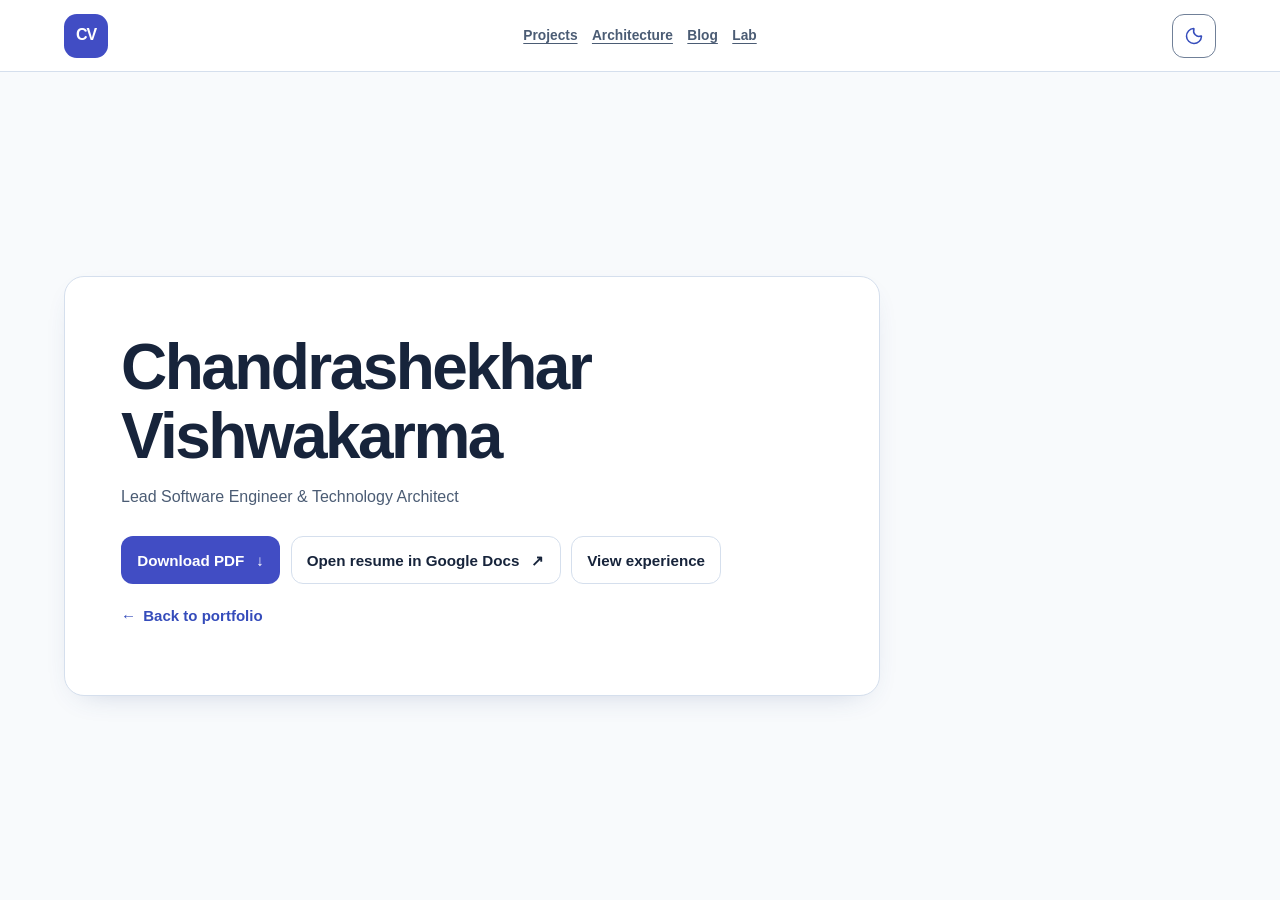
<file: resume/index.html>
<!doctype html>
<html lang="en">
<head>
    <meta charset="utf-8"/>
    <meta content="width=device-width, initial-scale=1" name="viewport"/>
    <meta content="#f8fafc" name="theme-color"/>
    <meta content="Download Chandrashekhar Vishwakarma’s resume for software engineering and technology architecture."
          name="description"/>
    <link href="https://kaizenchandra.github.io/resume/" rel="canonical"/>
    <meta content="website" property="og:type"/>
    <meta content="Resume | Chandrashekhar Vishwakarma" property="og:title"/>
    <meta content="Download the PDF resume or explore experience in distributed systems and architecture."
          property="og:description"/>
    <meta content="https://kaizenchandra.github.io/resume/" property="og:url"/>
    <meta content="https://kaizenchandra.github.io/assets/images/og-cover.png" property="og:image"/>
    <title>Resume | Chandrashekhar Vishwakarma</title>
    <link href="../assets/images/favicon.svg" rel="icon" type="image/svg+xml"/>
    <script src="../assets/js/theme.js"></script>
    <link href="../assets/css/styles.css" rel="stylesheet"/>
    <link href="../assets/css/portfolio.css" rel="stylesheet"/>
</head>
<body>
<a class="skip-link" href="#main">Skip to content</a>
<header class="site-header">
    <div class="container reading-header">
        <a aria-label="CV — Chandrashekhar Vishwakarma, home" class="brand" href="../index.html">CV</a>
        <nav aria-label="Portfolio">
            <a href="../index.html#projects">Projects</a>
            <a href="../architecture/index.html">Architecture</a>
            <a href="../blog/">Blog</a>
            <a href="../lab/">Lab</a>
        </nav>
        <button aria-label="Switch to dark mode" class="icon-button theme-toggle" data-theme-toggle hidden
                type="button"></button>
    </div>
</header>
<main class="container standalone-main" id="main" tabindex="-1">
    <article class="standalone-content">
        <h1>Chandrashekhar Vishwakarma</h1>
        <p>Lead Software Engineer &amp; Technology Architect</p>
        <div class="actions">
            <a class="button button-primary" download href="chandrashekhar-vishwakarma.pdf">Download PDF <span
                    aria-hidden="true">↓</span></a>
            <a class="button button-secondary"
               href="https://docs.google.com/document/d/1nmMW6YI3FGXq7Z_aAiINOecbu0ng-7Mk/edit?usp=sharing&amp;ouid=105492795557471451202&amp;rtpof=true&amp;sd=true">Open
                resume in Google Docs <span aria-hidden="true">↗</span></a>
            <a class="button button-secondary" href="../index.html#experience">View experience</a>
        </div>
        <a class="text-link" href="../index.html"><span aria-hidden="true">←</span> Back to portfolio</a>
    </article>
</main>
</body>
</html>
</file>
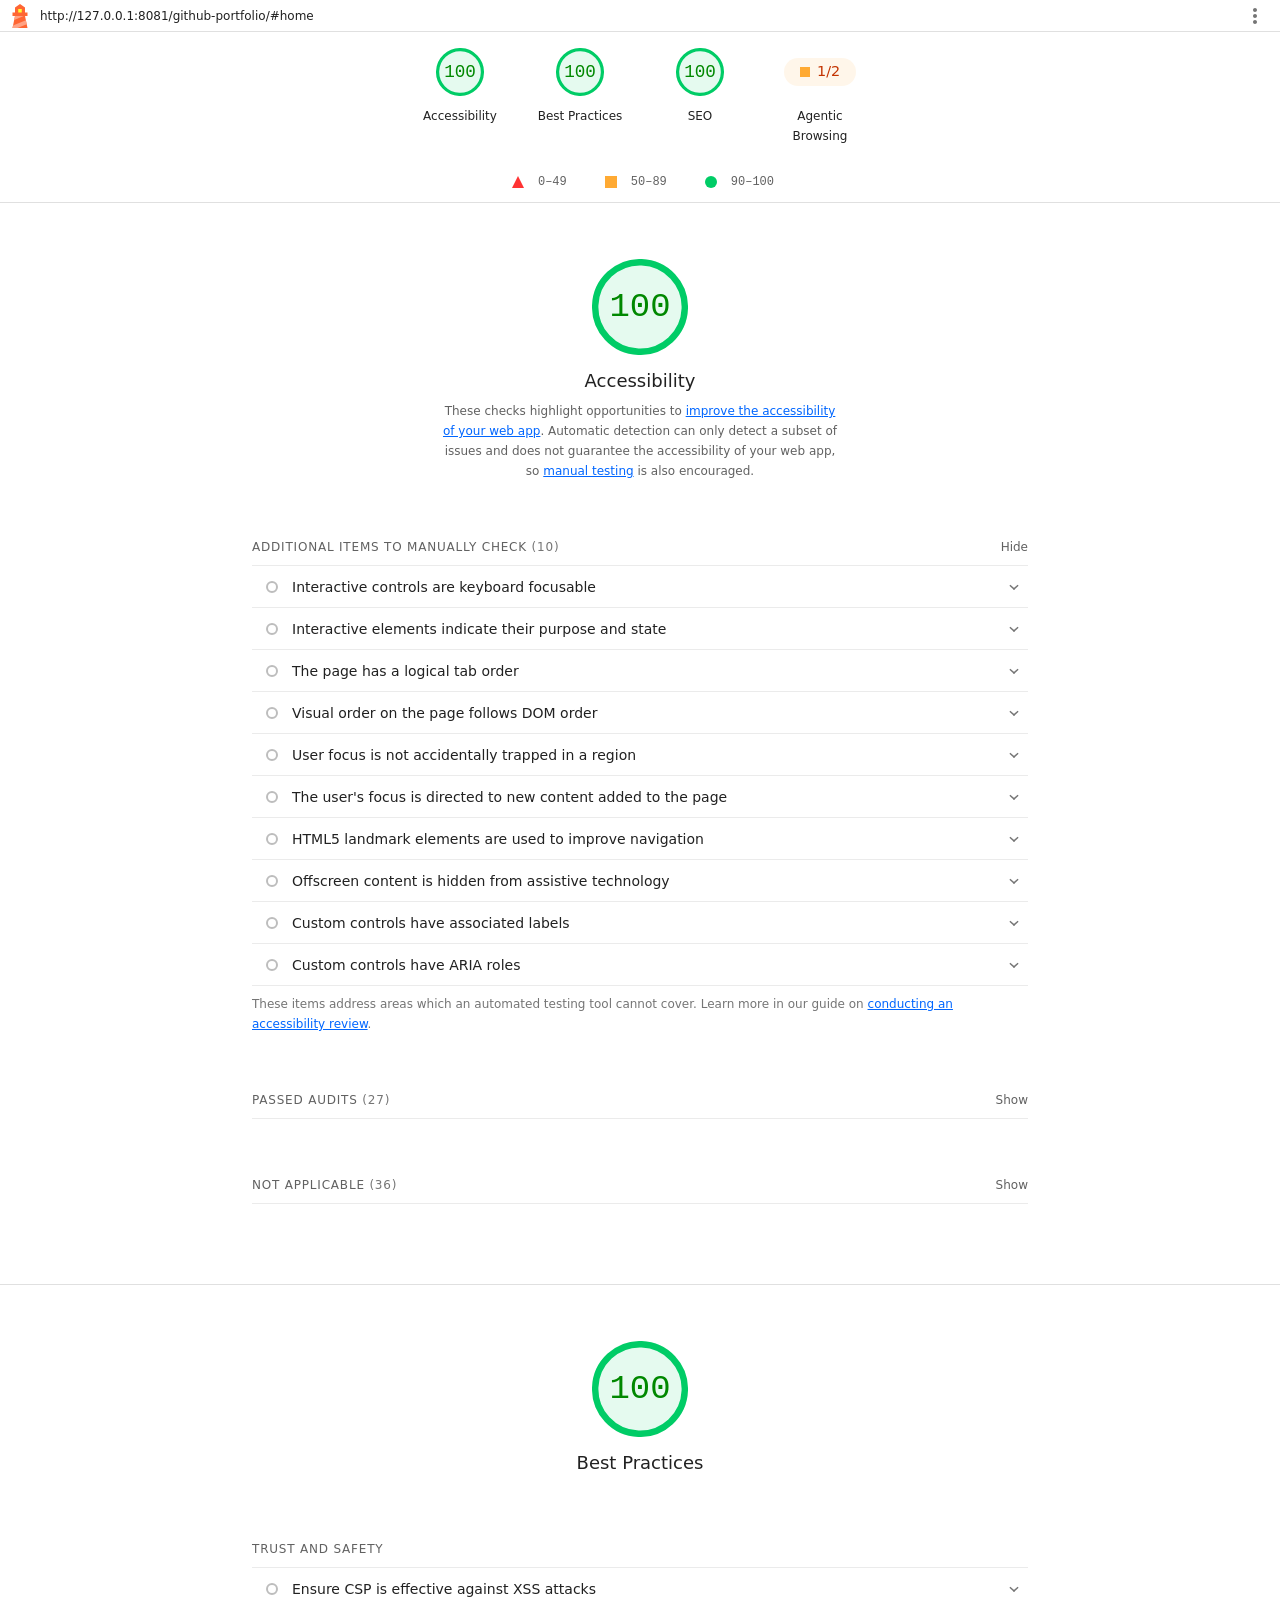
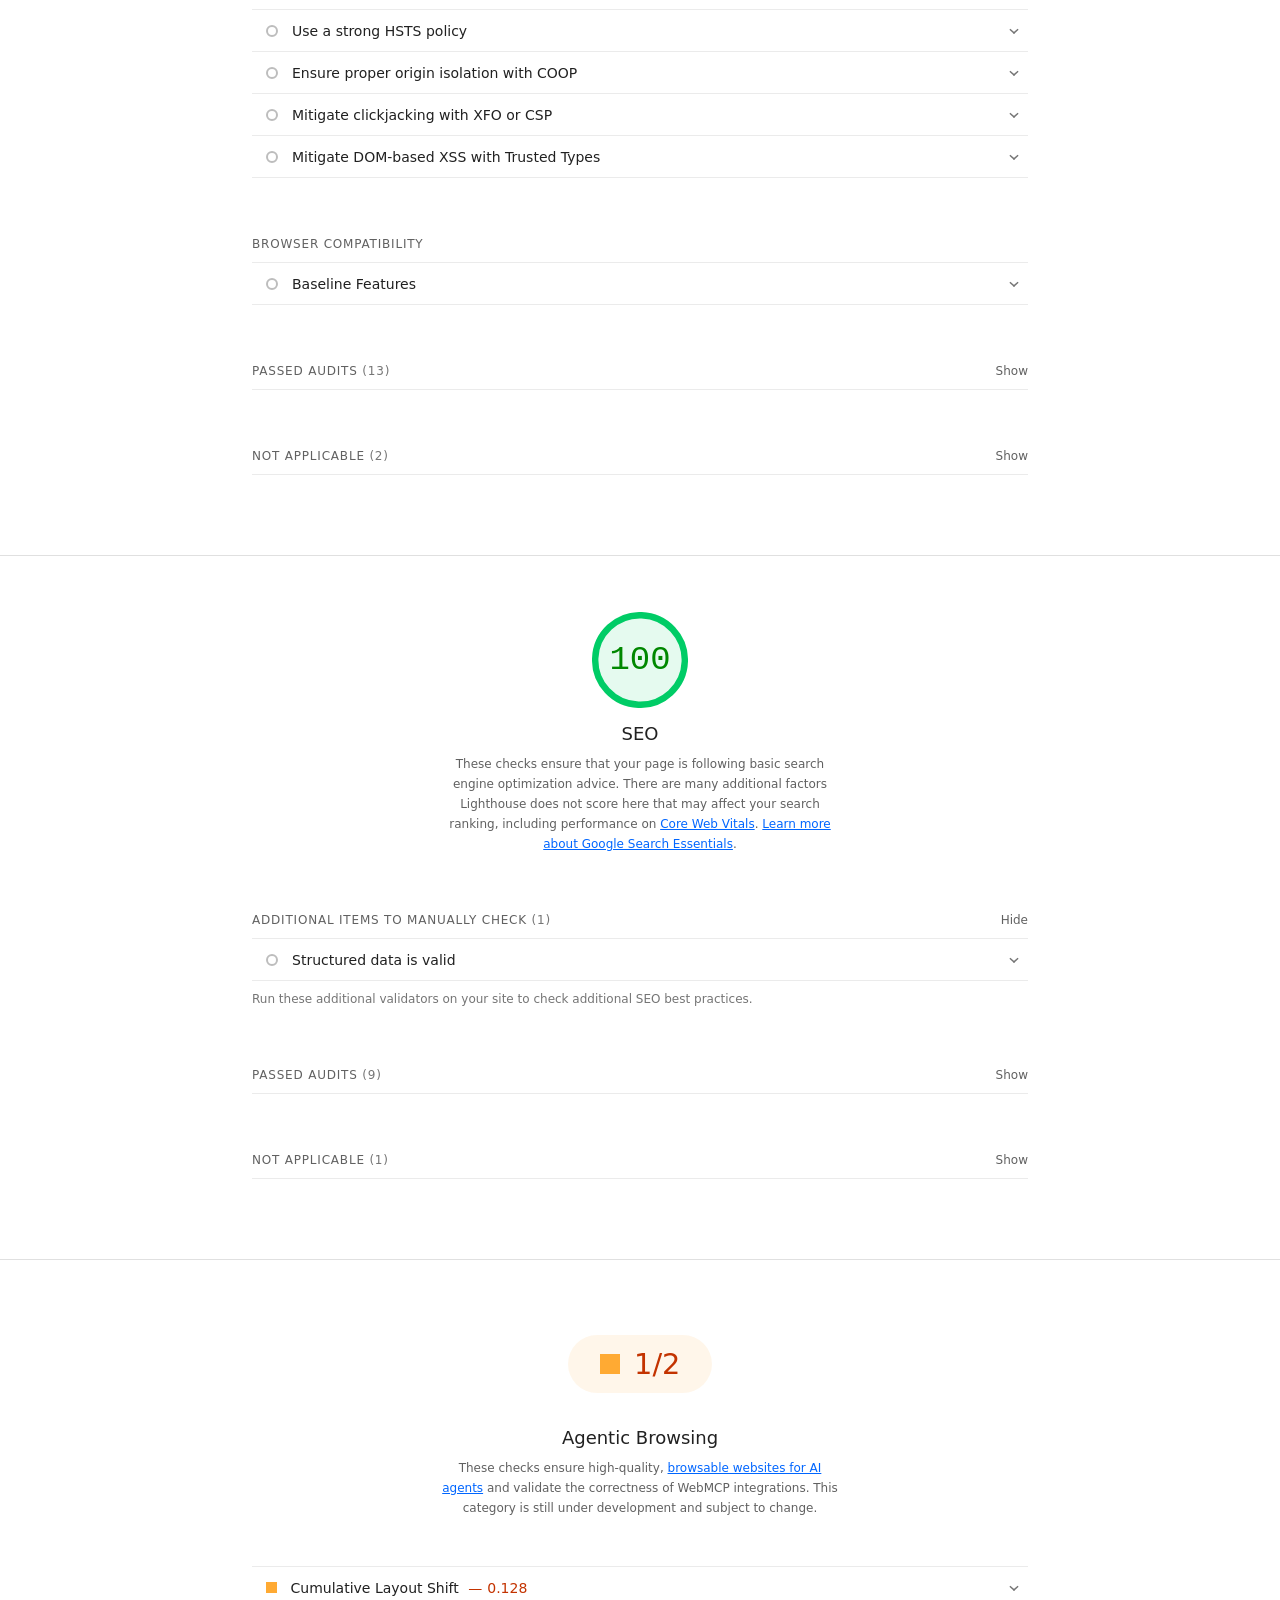
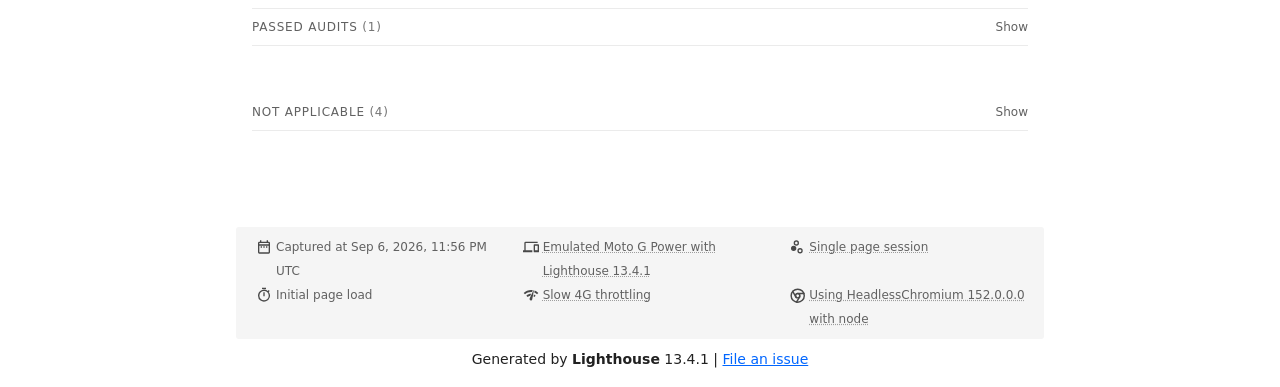
<file: validation/lighthouse-dark/report.html>
<!--
@license
Copyright 2018 Google LLC
SPDX-License-Identifier: Apache-2.0
-->
<!doctype html>
<html lang="en">
<head>
    <meta charset="utf-8">
    <meta content="width=device-width, initial-scale=1, minimum-scale=1" name="viewport">
    <link href='data:image/svg+xml;utf8,<svg fill="none" xmlns="http://www.w3.org/2000/svg" viewBox="0 0 48 48"><path d="m14 7 10-7 10 7v10h5v7h-5l5 24H9l5-24H9v-7h5V7Z" fill="%23F63"/><path d="M31.561 24H14l-1.689 8.105L31.561 24ZM18.983 48H9l1.022-4.907L35.723 32.27l1.663 7.98L18.983 48Z" fill="%23FFA385"/><path fill="%23FF3" d="M20.5 10h7v7h-7z"/></svg>'
          rel="icon">
    <title>Lighthouse Report</title>
    <style>body {
        margin: 0
    }</style>
</head>
<body>
<noscript>Lighthouse report requires JavaScript. Please enable.</noscript>

<div id="lh-log"></div>

<script>window.__LIGHTHOUSE_JSON__ = {
    "lighthouseVersion": "13.4.1",
    "requestedUrl": "http://127.0.0.1:8081/github-portfolio/#home",
    "mainDocumentUrl": "http://127.0.0.1:8081/github-portfolio/",
    "finalDisplayedUrl": "http://127.0.0.1:8081/github-portfolio/#home",
    "finalUrl": "http://127.0.0.1:8081/github-portfolio/",
    "fetchTime": "2026-09-06T23:56:15.775Z",
    "gatherMode": "navigation",
    "runWarnings": [],
    "userAgent": "Mozilla/5.0 (Macintosh; Intel Mac OS X 10_15_7) AppleWebKit/537.36 (KHTML, like Gecko) HeadlessChrome/152.0.0.0 Safari/537.36",
    "environment": {
        "hostUserAgent": "Mozilla/5.0 (Macintosh; Intel Mac OS X 10_15_7) AppleWebKit/537.36 (KHTML, like Gecko) HeadlessChrome/152.0.0.0 Safari/537.36",
        "benchmarkIndex": 3817.5,
        "credits": {"axe-core": "4.12.1"}
    },
    "audits": {
        "is-on-https": {
            "id": "is-on-https",
            "title": "Uses HTTPS",
            "description": "All sites should be protected with HTTPS, even ones that don't handle sensitive data. This includes avoiding [mixed content](https://developers.google.com/web/fundamentals/security/prevent-mixed-content/what-is-mixed-content), where some resources are loaded over HTTP despite the initial request being served over HTTPS. HTTPS prevents intruders from tampering with or passively listening in on the communications between your app and your users, and is a prerequisite for HTTP/2 and many new web platform APIs. [Learn more about HTTPS](https://developer.chrome.com/docs/lighthouse/pwa/is-on-https/).",
            "score": 1,
            "scoreDisplayMode": "binary",
            "details": {
                "type": "table",
                "headings": [{"key": "url", "valueType": "url", "label": "Insecure URL"}, {
                    "key": "resolution",
                    "valueType": "text",
                    "label": "Request Resolution"
                }],
                "items": []
            }
        },
        "redirects-http": {
            "id": "redirects-http",
            "title": "Redirects HTTP traffic to HTTPS",
            "description": "Make sure that you redirect all HTTP traffic to HTTPS in order to enable secure web features for all your users. [Learn more](https://developer.chrome.com/docs/lighthouse/pwa/redirects-http/).",
            "score": null,
            "scoreDisplayMode": "notApplicable"
        },
        "cumulative-layout-shift": {
            "id": "cumulative-layout-shift",
            "title": "Cumulative Layout Shift",
            "description": "Cumulative Layout Shift measures the movement of visible elements within the viewport. [Learn more about the Cumulative Layout Shift metric](https://web.dev/articles/cls).",
            "score": 0.82,
            "scoreDisplayMode": "numeric",
            "numericValue": 0.1279184469975562,
            "numericUnit": "unitless",
            "displayValue": "0.128",
            "scoringOptions": {"p10": 0.1, "median": 0.25},
            "details": {
                "type": "debugdata",
                "items": [{"cumulativeLayoutShiftMainFrame": 0.1279184469975562, "newEngineResultDiffered": false}]
            }
        },
        "errors-in-console": {
            "id": "errors-in-console",
            "title": "No browser errors logged to the console",
            "description": "Errors logged to the console indicate unresolved problems. They can come from network request failures and other browser concerns. [Learn more about this errors in console diagnostic audit](https://developer.chrome.com/docs/lighthouse/best-practices/errors-in-console/)",
            "score": 1,
            "scoreDisplayMode": "binary",
            "details": {
                "type": "table",
                "headings": [{
                    "key": "sourceLocation",
                    "valueType": "source-location",
                    "label": "Source"
                }, {"key": "description", "valueType": "code", "label": "Description"}],
                "items": []
            }
        },
        "image-aspect-ratio": {
            "id": "image-aspect-ratio",
            "title": "Displays images with correct aspect ratio",
            "description": "Image display dimensions should match natural aspect ratio. [Learn more about image aspect ratio](https://developer.chrome.com/docs/lighthouse/best-practices/image-aspect-ratio/).",
            "score": 1,
            "scoreDisplayMode": "binary",
            "details": {
                "type": "table",
                "headings": [{"key": "node", "valueType": "node", "label": ""}, {
                    "key": "url",
                    "valueType": "url",
                    "label": "URL"
                }, {
                    "key": "displayedAspectRatio",
                    "valueType": "text",
                    "label": "Aspect Ratio (Displayed)"
                }, {"key": "actualAspectRatio", "valueType": "text", "label": "Aspect Ratio (Actual)"}],
                "items": []
            }
        },
        "image-size-responsive": {
            "id": "image-size-responsive",
            "title": "Serves images with appropriate resolution",
            "description": "Image natural dimensions should be proportional to the display size and the pixel ratio to maximize image clarity. [Learn how to provide responsive images](https://web.dev/articles/serve-responsive-images).",
            "score": 1,
            "scoreDisplayMode": "binary",
            "details": {
                "type": "table",
                "headings": [{"key": "node", "valueType": "node", "label": ""}, {
                    "key": "url",
                    "valueType": "url",
                    "label": "URL"
                }, {"key": "displayedSize", "valueType": "text", "label": "Displayed size"}, {
                    "key": "actualSize",
                    "valueType": "text",
                    "label": "Actual size"
                }, {"key": "expectedSize", "valueType": "text", "label": "Expected size"}],
                "items": []
            }
        },
        "deprecations": {
            "id": "deprecations",
            "title": "Avoids deprecated APIs",
            "description": "Deprecated APIs will eventually be removed from the browser. [Learn more about deprecated APIs](https://developer.chrome.com/docs/lighthouse/best-practices/deprecations/).",
            "score": 1,
            "scoreDisplayMode": "binary",
            "details": {
                "type": "table",
                "headings": [{"key": "value", "valueType": "text", "label": "Deprecation / Warning"}, {
                    "key": "source",
                    "valueType": "source-location",
                    "label": "Source"
                }],
                "items": []
            }
        },
        "third-party-cookies": {
            "id": "third-party-cookies",
            "title": "Avoids third-party cookies",
            "description": "Third-party cookies may be blocked in some contexts. [Learn more about preparing for third-party cookie restrictions](https://privacysandbox.google.com/cookies/prepare/overview).",
            "score": 1,
            "scoreDisplayMode": "binary",
            "details": {
                "type": "table",
                "headings": [{"key": "name", "valueType": "text", "label": "Name"}, {
                    "key": "url",
                    "valueType": "url",
                    "label": "URL"
                }],
                "items": []
            }
        },
        "valid-source-maps": {
            "id": "valid-source-maps",
            "title": "Page has valid source maps",
            "description": "Source maps translate minified code to the original source code. This helps developers debug in production. In addition, Lighthouse is able to provide further insights. Consider deploying source maps to take advantage of these benefits. [Learn more about source maps](https://developer.chrome.com/docs/devtools/javascript/source-maps/).",
            "score": 1,
            "scoreDisplayMode": "binary",
            "details": {
                "type": "table",
                "headings": [{
                    "key": "scriptUrl",
                    "valueType": "url",
                    "subItemsHeading": {"key": "error"},
                    "label": "URL"
                }, {"key": "sourceMapUrl", "valueType": "url", "label": "Map URL"}],
                "items": []
            }
        },
        "csp-xss": {
            "id": "csp-xss",
            "title": "Ensure CSP is effective against XSS attacks",
            "description": "A strong Content Security Policy (CSP) significantly reduces the risk of cross-site scripting (XSS) attacks. [Learn how to use a CSP to prevent XSS](https://developer.chrome.com/docs/lighthouse/best-practices/csp-xss/)",
            "score": 1,
            "scoreDisplayMode": "informative",
            "details": {
                "type": "table",
                "headings": [{
                    "key": "description",
                    "valueType": "text",
                    "subItemsHeading": {"key": "description"},
                    "label": "Description"
                }, {
                    "key": "directive",
                    "valueType": "code",
                    "subItemsHeading": {"key": "directive"},
                    "label": "Directive"
                }, {
                    "key": "severity",
                    "valueType": "text",
                    "subItemsHeading": {"key": "severity"},
                    "label": "Severity"
                }],
                "items": [{"severity": "High", "description": "No CSP found in enforcement mode"}]
            }
        },
        "has-hsts": {
            "id": "has-hsts",
            "title": "Use a strong HSTS policy",
            "description": "Deployment of the HSTS header significantly reduces the risk of downgrading HTTP connections and eavesdropping attacks. A rollout in stages, starting with a low max-age is recommended. [Learn more about using a strong HSTS policy.](https://developer.chrome.com/docs/lighthouse/best-practices/has-hsts)",
            "score": 1,
            "scoreDisplayMode": "informative",
            "details": {
                "type": "table",
                "headings": [{
                    "key": "description",
                    "valueType": "text",
                    "subItemsHeading": {"key": "description"},
                    "label": "Description"
                }, {
                    "key": "directive",
                    "valueType": "code",
                    "subItemsHeading": {"key": "directive"},
                    "label": "Directive"
                }, {
                    "key": "severity",
                    "valueType": "text",
                    "subItemsHeading": {"key": "severity"},
                    "label": "Severity"
                }],
                "items": [{"severity": "High", "description": "No HSTS header found"}]
            }
        },
        "origin-isolation": {
            "id": "origin-isolation",
            "title": "Ensure proper origin isolation with COOP",
            "description": "The Cross-Origin-Opener-Policy (COOP) can be used to isolate the top-level window from other documents such as pop-ups. [Learn more about deploying the COOP header.](https://web.dev/articles/why-coop-coep#coop)",
            "score": 1,
            "scoreDisplayMode": "informative",
            "details": {
                "type": "table",
                "headings": [{
                    "key": "description",
                    "valueType": "text",
                    "subItemsHeading": {"key": "description"},
                    "label": "Description"
                }, {
                    "key": "directive",
                    "valueType": "code",
                    "subItemsHeading": {"key": "directive"},
                    "label": "Directive"
                }, {
                    "key": "severity",
                    "valueType": "text",
                    "subItemsHeading": {"key": "severity"},
                    "label": "Severity"
                }],
                "items": [{"description": "No COOP header found", "severity": "High"}]
            }
        },
        "clickjacking-mitigation": {
            "id": "clickjacking-mitigation",
            "title": "Mitigate clickjacking with XFO or CSP",
            "description": "The `X-Frame-Options` (XFO) header or the `frame-ancestors` directive in the `Content-Security-Policy` (CSP) header control where a page can be embedded. These can mitigate clickjacking attacks by blocking some or all sites from embedding the page. [Learn more about mitigating clickjacking](https://developer.chrome.com/docs/lighthouse/best-practices/clickjacking-mitigation).",
            "score": 1,
            "scoreDisplayMode": "informative",
            "details": {
                "type": "table",
                "headings": [{
                    "key": "description",
                    "valueType": "text",
                    "subItemsHeading": {"key": "description"},
                    "label": "Description"
                }, {
                    "key": "severity",
                    "valueType": "text",
                    "subItemsHeading": {"key": "severity"},
                    "label": "Severity"
                }],
                "items": [{"severity": "High", "description": "No frame control policy found"}]
            }
        },
        "trusted-types-xss": {
            "id": "trusted-types-xss",
            "title": "Mitigate DOM-based XSS with Trusted Types",
            "description": "The `require-trusted-types-for` directive in the `Content-Security-Policy` (CSP) header instructs user agents to control the data passed to DOM XSS sink functions. [Learn more about mitigating DOM-based XSS with Trusted Types](https://developer.chrome.com/docs/lighthouse/best-practices/trusted-types-xss).",
            "score": 1,
            "scoreDisplayMode": "informative",
            "details": {
                "type": "table",
                "headings": [{
                    "key": "description",
                    "valueType": "text",
                    "subItemsHeading": {"key": "description"},
                    "label": "Description"
                }, {
                    "key": "severity",
                    "valueType": "text",
                    "subItemsHeading": {"key": "severity"},
                    "label": "Severity"
                }],
                "items": [{
                    "severity": "High",
                    "description": "No `Content-Security-Policy` header with Trusted Types directive found"
                }]
            }
        },
        "accesskeys": {
            "id": "accesskeys",
            "title": "`[accesskey]` values are unique",
            "description": "Access keys let users quickly focus a part of the page. For proper navigation, each access key must be unique. [Learn more about access keys](https://dequeuniversity.com/rules/axe/4.12/accesskeys).",
            "score": null,
            "scoreDisplayMode": "notApplicable"
        },
        "aria-allowed-attr": {
            "id": "aria-allowed-attr",
            "title": "`[aria-*]` attributes match their roles",
            "description": "Each ARIA `role` supports a specific subset of `aria-*` attributes. Mismatching these invalidates the `aria-*` attributes. [Learn how to match ARIA attributes to their roles](https://dequeuniversity.com/rules/axe/4.12/aria-allowed-attr).",
            "score": 1,
            "scoreDisplayMode": "binary",
            "details": {
                "type": "table",
                "headings": [{
                    "key": "node",
                    "valueType": "node",
                    "subItemsHeading": {"key": "relatedNode", "valueType": "node"},
                    "label": "Failing Elements"
                }],
                "items": []
            }
        },
        "aria-allowed-role": {
            "id": "aria-allowed-role",
            "title": "Uses ARIA roles only on compatible elements",
            "description": "Many HTML elements can only be assigned certain ARIA roles. Using ARIA roles where they are not allowed can interfere with the accessibility of the web page. [Learn more about ARIA roles](https://dequeuniversity.com/rules/axe/4.12/aria-allowed-role).",
            "score": null,
            "scoreDisplayMode": "notApplicable"
        },
        "aria-command-name": {
            "id": "aria-command-name",
            "title": "`button`, `link`, and `menuitem` elements have accessible names",
            "description": "When an element doesn't have an accessible name, screen readers announce it with a generic name, making it unusable for users who rely on screen readers. [Learn how to make command elements more accessible](https://dequeuniversity.com/rules/axe/4.12/aria-command-name).",
            "score": null,
            "scoreDisplayMode": "notApplicable"
        },
        "aria-conditional-attr": {
            "id": "aria-conditional-attr",
            "title": "ARIA attributes are used as specified for the element's role",
            "description": "Some ARIA attributes are only allowed on an element under certain conditions. [Learn more about conditional ARIA attributes](https://dequeuniversity.com/rules/axe/4.12/aria-conditional-attr).",
            "score": 1,
            "scoreDisplayMode": "binary",
            "details": {
                "type": "table",
                "headings": [{
                    "key": "node",
                    "valueType": "node",
                    "subItemsHeading": {"key": "relatedNode", "valueType": "node"},
                    "label": "Failing Elements"
                }],
                "items": []
            }
        },
        "aria-deprecated-role": {
            "id": "aria-deprecated-role",
            "title": "Deprecated ARIA roles were not used",
            "description": "Deprecated ARIA roles may not be processed correctly by assistive technology. [Learn more about deprecated ARIA roles](https://dequeuniversity.com/rules/axe/4.12/aria-deprecated-role).",
            "score": 1,
            "scoreDisplayMode": "binary",
            "details": {
                "type": "table",
                "headings": [{
                    "key": "node",
                    "valueType": "node",
                    "subItemsHeading": {"key": "relatedNode", "valueType": "node"},
                    "label": "Failing Elements"
                }],
                "items": []
            }
        },
        "aria-dialog-name": {
            "id": "aria-dialog-name",
            "title": "Elements with `role=\"dialog\"` or `role=\"alertdialog\"` have accessible names.",
            "description": "ARIA dialog elements without accessible names may prevent screen readers users from discerning the purpose of these elements. [Learn how to make ARIA dialog elements more accessible](https://dequeuniversity.com/rules/axe/4.12/aria-dialog-name).",
            "score": null,
            "scoreDisplayMode": "notApplicable"
        },
        "aria-hidden-body": {
            "id": "aria-hidden-body",
            "title": "`[aria-hidden=\"true\"]` is not present on the document `\u003cbody>`",
            "description": "Assistive technologies, like screen readers, work inconsistently when `aria-hidden=\"true\"` is set on the document `\u003cbody>`. [Learn how `aria-hidden` affects the document body](https://dequeuniversity.com/rules/axe/4.12/aria-hidden-body).",
            "score": 1,
            "scoreDisplayMode": "binary",
            "details": {
                "type": "table",
                "headings": [{
                    "key": "node",
                    "valueType": "node",
                    "subItemsHeading": {"key": "relatedNode", "valueType": "node"},
                    "label": "Failing Elements"
                }],
                "items": []
            }
        },
        "aria-hidden-focus": {
            "id": "aria-hidden-focus",
            "title": "`[aria-hidden=\"true\"]` elements do not contain focusable descendents",
            "description": "Focusable descendents within an `[aria-hidden=\"true\"]` element prevent those interactive elements from being available to users of assistive technologies like screen readers. [Learn how `aria-hidden` affects focusable elements](https://dequeuniversity.com/rules/axe/4.12/aria-hidden-focus).",
            "score": 1,
            "scoreDisplayMode": "binary",
            "details": {
                "type": "table",
                "headings": [{
                    "key": "node",
                    "valueType": "node",
                    "subItemsHeading": {"key": "relatedNode", "valueType": "node"},
                    "label": "Failing Elements"
                }],
                "items": []
            }
        },
        "aria-input-field-name": {
            "id": "aria-input-field-name",
            "title": "ARIA input fields have accessible names",
            "description": "When an input field doesn't have an accessible name, screen readers announce it with a generic name, making it unusable for users who rely on screen readers. [Learn more about input field labels](https://dequeuniversity.com/rules/axe/4.12/aria-input-field-name).",
            "score": null,
            "scoreDisplayMode": "notApplicable"
        },
        "aria-meter-name": {
            "id": "aria-meter-name",
            "title": "ARIA `meter` elements have accessible names",
            "description": "When a meter element doesn't have an accessible name, screen readers announce it with a generic name, making it unusable for users who rely on screen readers. [Learn how to name `meter` elements](https://dequeuniversity.com/rules/axe/4.12/aria-meter-name).",
            "score": null,
            "scoreDisplayMode": "notApplicable"
        },
        "aria-progressbar-name": {
            "id": "aria-progressbar-name",
            "title": "ARIA `progressbar` elements have accessible names",
            "description": "When a `progressbar` element doesn't have an accessible name, screen readers announce it with a generic name, making it unusable for users who rely on screen readers. [Learn how to label `progressbar` elements](https://dequeuniversity.com/rules/axe/4.12/aria-progressbar-name).",
            "score": null,
            "scoreDisplayMode": "notApplicable"
        },
        "aria-prohibited-attr": {
            "id": "aria-prohibited-attr",
            "title": "Elements use only permitted ARIA attributes",
            "description": "Using ARIA attributes in roles where they are prohibited can mean that important information is not communicated to users of assistive technologies. [Learn more about prohibited ARIA roles](https://dequeuniversity.com/rules/axe/4.12/aria-prohibited-attr).",
            "score": 1,
            "scoreDisplayMode": "binary",
            "details": {
                "type": "table",
                "headings": [{
                    "key": "node",
                    "valueType": "node",
                    "subItemsHeading": {"key": "relatedNode", "valueType": "node"},
                    "label": "Failing Elements"
                }],
                "items": []
            }
        },
        "aria-required-attr": {
            "id": "aria-required-attr",
            "title": "`[role]`s have all required `[aria-*]` attributes",
            "description": "Some ARIA roles have required attributes that describe the state of the element to screen readers. [Learn more about roles and required attributes](https://dequeuniversity.com/rules/axe/4.12/aria-required-attr).",
            "score": 1,
            "scoreDisplayMode": "binary",
            "details": {
                "type": "table",
                "headings": [{
                    "key": "node",
                    "valueType": "node",
                    "subItemsHeading": {"key": "relatedNode", "valueType": "node"},
                    "label": "Failing Elements"
                }],
                "items": []
            }
        },
        "aria-required-children": {
            "id": "aria-required-children",
            "title": "Elements with an ARIA `[role]` that require children to contain a specific `[role]` have all required children.",
            "description": "Some ARIA parent roles must contain specific child roles to perform their intended accessibility functions. [Learn more about roles and required children elements](https://dequeuniversity.com/rules/axe/4.12/aria-required-children).",
            "score": null,
            "scoreDisplayMode": "notApplicable"
        },
        "aria-required-parent": {
            "id": "aria-required-parent",
            "title": "`[role]`s are contained by their required parent element",
            "description": "Some ARIA child roles must be contained by specific parent roles to properly perform their intended accessibility functions. [Learn more about ARIA roles and required parent element](https://dequeuniversity.com/rules/axe/4.12/aria-required-parent).",
            "score": null,
            "scoreDisplayMode": "notApplicable"
        },
        "aria-roles": {
            "id": "aria-roles",
            "title": "`[role]` values are valid",
            "description": "ARIA roles must have valid values in order to perform their intended accessibility functions. [Learn more about valid ARIA roles](https://dequeuniversity.com/rules/axe/4.12/aria-roles).",
            "score": 1,
            "scoreDisplayMode": "binary",
            "details": {
                "type": "table",
                "headings": [{
                    "key": "node",
                    "valueType": "node",
                    "subItemsHeading": {"key": "relatedNode", "valueType": "node"},
                    "label": "Failing Elements"
                }],
                "items": []
            }
        },
        "aria-text": {
            "id": "aria-text",
            "title": "Elements with the `role=text` attribute do not have focusable descendents.",
            "description": "Adding `role=text` around a text node split by markup enables VoiceOver to treat it as one phrase, but the element's focusable descendents will not be announced. [Learn more about the `role=text` attribute](https://dequeuniversity.com/rules/axe/4.12/aria-text).",
            "score": null,
            "scoreDisplayMode": "notApplicable"
        },
        "aria-toggle-field-name": {
            "id": "aria-toggle-field-name",
            "title": "ARIA toggle fields have accessible names",
            "description": "When a toggle field doesn't have an accessible name, screen readers announce it with a generic name, making it unusable for users who rely on screen readers. [Learn more about toggle fields](https://dequeuniversity.com/rules/axe/4.12/aria-toggle-field-name).",
            "score": null,
            "scoreDisplayMode": "notApplicable"
        },
        "aria-tooltip-name": {
            "id": "aria-tooltip-name",
            "title": "ARIA `tooltip` elements have accessible names",
            "description": "When a tooltip element doesn't have an accessible name, screen readers announce it with a generic name, making it unusable for users who rely on screen readers. [Learn how to name `tooltip` elements](https://dequeuniversity.com/rules/axe/4.12/aria-tooltip-name).",
            "score": null,
            "scoreDisplayMode": "notApplicable"
        },
        "aria-treeitem-name": {
            "id": "aria-treeitem-name",
            "title": "ARIA `treeitem` elements have accessible names",
            "description": "When a `treeitem` element doesn't have an accessible name, screen readers announce it with a generic name, making it unusable for users who rely on screen readers. [Learn more about labeling `treeitem` elements](https://dequeuniversity.com/rules/axe/4.12/aria-treeitem-name).",
            "score": null,
            "scoreDisplayMode": "notApplicable"
        },
        "aria-valid-attr-value": {
            "id": "aria-valid-attr-value",
            "title": "`[aria-*]` attributes have valid values",
            "description": "Assistive technologies, like screen readers, can't interpret ARIA attributes with invalid values. [Learn more about valid values for ARIA attributes](https://dequeuniversity.com/rules/axe/4.12/aria-valid-attr-value).",
            "score": 1,
            "scoreDisplayMode": "binary",
            "details": {
                "type": "table",
                "headings": [{
                    "key": "node",
                    "valueType": "node",
                    "subItemsHeading": {"key": "relatedNode", "valueType": "node"},
                    "label": "Failing Elements"
                }],
                "items": []
            }
        },
        "aria-valid-attr": {
            "id": "aria-valid-attr",
            "title": "`[aria-*]` attributes are valid and not misspelled",
            "description": "Assistive technologies, like screen readers, can't interpret ARIA attributes with invalid names. [Learn more about valid ARIA attributes](https://dequeuniversity.com/rules/axe/4.12/aria-valid-attr).",
            "score": 1,
            "scoreDisplayMode": "binary",
            "details": {
                "type": "table",
                "headings": [{
                    "key": "node",
                    "valueType": "node",
                    "subItemsHeading": {"key": "relatedNode", "valueType": "node"},
                    "label": "Failing Elements"
                }],
                "items": []
            }
        },
        "button-name": {
            "id": "button-name",
            "title": "Buttons have an accessible name",
            "description": "When a button doesn't have an accessible name, screen readers announce it as \"button\", making it unusable for users who rely on screen readers. [Learn how to make buttons more accessible](https://dequeuniversity.com/rules/axe/4.12/button-name).",
            "score": 1,
            "scoreDisplayMode": "binary",
            "details": {
                "type": "table",
                "headings": [{
                    "key": "node",
                    "valueType": "node",
                    "subItemsHeading": {"key": "relatedNode", "valueType": "node"},
                    "label": "Failing Elements"
                }],
                "items": []
            }
        },
        "bypass": {
            "id": "bypass",
            "title": "The page contains a heading, skip link, or landmark region",
            "description": "Adding ways to bypass repetitive content lets keyboard users navigate the page more efficiently. [Learn more about bypass blocks](https://dequeuniversity.com/rules/axe/4.12/bypass).",
            "score": null,
            "scoreDisplayMode": "notApplicable"
        },
        "color-contrast": {
            "id": "color-contrast",
            "title": "Background and foreground colors have a sufficient contrast ratio",
            "description": "Low-contrast text is difficult or impossible for many users to read. [Learn how to provide sufficient color contrast](https://dequeuniversity.com/rules/axe/4.12/color-contrast).",
            "score": 1,
            "scoreDisplayMode": "binary",
            "details": {
                "type": "table",
                "headings": [{
                    "key": "node",
                    "valueType": "node",
                    "subItemsHeading": {"key": "relatedNode", "valueType": "node"},
                    "label": "Failing Elements"
                }],
                "items": []
            }
        },
        "definition-list": {
            "id": "definition-list",
            "title": "`\u003cdl>`'s contain only properly-ordered `\u003cdt>` and `\u003cdd>` groups, `\u003cscript>`, `\u003ctemplate>` or `\u003cdiv>` elements.",
            "description": "When definition lists are not properly marked up, screen readers may produce confusing or inaccurate output. [Learn how to structure definition lists correctly](https://dequeuniversity.com/rules/axe/4.12/definition-list).",
            "score": 1,
            "scoreDisplayMode": "binary",
            "details": {
                "type": "table",
                "headings": [{
                    "key": "node",
                    "valueType": "node",
                    "subItemsHeading": {"key": "relatedNode", "valueType": "node"},
                    "label": "Failing Elements"
                }],
                "items": []
            }
        },
        "dlitem": {
            "id": "dlitem",
            "title": "Definition list items are wrapped in `\u003cdl>` elements",
            "description": "Definition list items (`\u003cdt>` and `\u003cdd>`) must be wrapped in a parent `\u003cdl>` element to ensure that screen readers can properly announce them. [Learn how to structure definition lists correctly](https://dequeuniversity.com/rules/axe/4.12/dlitem).",
            "score": 1,
            "scoreDisplayMode": "binary",
            "details": {
                "type": "table",
                "headings": [{
                    "key": "node",
                    "valueType": "node",
                    "subItemsHeading": {"key": "relatedNode", "valueType": "node"},
                    "label": "Failing Elements"
                }],
                "items": []
            }
        },
        "document-title": {
            "id": "document-title",
            "title": "Document has a `\u003ctitle>` element",
            "description": "The title gives screen reader users an overview of the page, and search engine users rely on it heavily to determine if a page is relevant to their search. [Learn more about document titles](https://dequeuniversity.com/rules/axe/4.12/document-title).",
            "score": 1,
            "scoreDisplayMode": "binary",
            "details": {
                "type": "table",
                "headings": [{
                    "key": "node",
                    "valueType": "node",
                    "subItemsHeading": {"key": "relatedNode", "valueType": "node"},
                    "label": "Failing Elements"
                }],
                "items": []
            }
        },
        "duplicate-id-aria": {
            "id": "duplicate-id-aria",
            "title": "ARIA IDs are unique",
            "description": "The value of an ARIA ID must be unique to prevent other instances from being overlooked by assistive technologies. [Learn how to fix duplicate ARIA IDs](https://dequeuniversity.com/rules/axe/4.12/duplicate-id-aria).",
            "score": null,
            "scoreDisplayMode": "notApplicable"
        },
        "empty-heading": {
            "id": "empty-heading",
            "title": "All heading elements contain content.",
            "description": "A heading with no content or inaccessible text prevent screen reader users from accessing information on the page's structure. [Learn more about headings](https://dequeuniversity.com/rules/axe/4.12/empty-heading).",
            "score": null,
            "scoreDisplayMode": "notApplicable"
        },
        "form-field-multiple-labels": {
            "id": "form-field-multiple-labels",
            "title": "No form fields have multiple labels",
            "description": "Form fields with multiple labels can be confusingly announced by assistive technologies like screen readers which use either the first, the last, or all of the labels. [Learn how to use form labels](https://dequeuniversity.com/rules/axe/4.12/form-field-multiple-labels).",
            "score": null,
            "scoreDisplayMode": "notApplicable"
        },
        "frame-title": {
            "id": "frame-title",
            "title": "`\u003cframe>` or `\u003ciframe>` elements have a title",
            "description": "Screen reader users rely on frame titles to describe the contents of frames. [Learn more about frame titles](https://dequeuniversity.com/rules/axe/4.12/frame-title).",
            "score": null,
            "scoreDisplayMode": "notApplicable"
        },
        "heading-order": {
            "id": "heading-order",
            "title": "Heading elements appear in a sequentially-descending order",
            "description": "Properly ordered headings that do not skip levels convey the semantic structure of the page, making it easier to navigate and understand when using assistive technologies. [Learn more about heading order](https://dequeuniversity.com/rules/axe/4.12/heading-order).",
            "score": 1,
            "scoreDisplayMode": "binary",
            "details": {
                "type": "table",
                "headings": [{
                    "key": "node",
                    "valueType": "node",
                    "subItemsHeading": {"key": "relatedNode", "valueType": "node"},
                    "label": "Failing Elements"
                }],
                "items": []
            }
        },
        "html-has-lang": {
            "id": "html-has-lang",
            "title": "`\u003chtml>` element has a `[lang]` attribute",
            "description": "If a page doesn't specify a `lang` attribute, a screen reader assumes that the page is in the default language that the user chose when setting up the screen reader. If the page isn't actually in the default language, then the screen reader might not announce the page's text correctly. [Learn more about the `lang` attribute](https://dequeuniversity.com/rules/axe/4.12/html-has-lang).",
            "score": 1,
            "scoreDisplayMode": "binary",
            "details": {
                "type": "table",
                "headings": [{
                    "key": "node",
                    "valueType": "node",
                    "subItemsHeading": {"key": "relatedNode", "valueType": "node"},
                    "label": "Failing Elements"
                }],
                "items": []
            }
        },
        "html-lang-valid": {
            "id": "html-lang-valid",
            "title": "`\u003chtml>` element has a valid value for its `[lang]` attribute",
            "description": "Specifying a valid [BCP 47 language](https://www.w3.org/International/questions/qa-choosing-language-tags#question) helps screen readers announce text properly. [Learn how to use the `lang` attribute](https://dequeuniversity.com/rules/axe/4.12/html-lang-valid).",
            "score": 1,
            "scoreDisplayMode": "binary",
            "details": {
                "type": "table",
                "headings": [{
                    "key": "node",
                    "valueType": "node",
                    "subItemsHeading": {"key": "relatedNode", "valueType": "node"},
                    "label": "Failing Elements"
                }],
                "items": []
            }
        },
        "html-xml-lang-mismatch": {
            "id": "html-xml-lang-mismatch",
            "title": "`\u003chtml>` element has an `[xml:lang]` attribute with the same base language as the `[lang]` attribute.",
            "description": "If the webpage does not specify a consistent language, then the screen reader might not announce the page's text correctly. [Learn more about the `lang` attribute](https://dequeuniversity.com/rules/axe/4.12/html-xml-lang-mismatch).",
            "score": null,
            "scoreDisplayMode": "notApplicable"
        },
        "identical-links-same-purpose": {
            "id": "identical-links-same-purpose",
            "title": "Identical links have the same purpose.",
            "description": "Links with the same destination should have the same description, to help users understand the link's purpose and decide whether to follow it. [Learn more about identical links](https://dequeuniversity.com/rules/axe/4.12/identical-links-same-purpose).",
            "score": null,
            "scoreDisplayMode": "notApplicable"
        },
        "image-alt": {
            "id": "image-alt",
            "title": "Image elements have `[alt]` attributes",
            "description": "Informative elements should aim for short, descriptive alternate text. Decorative elements can be ignored with an empty alt attribute. [Learn more about the `alt` attribute](https://dequeuniversity.com/rules/axe/4.12/image-alt).",
            "score": 1,
            "scoreDisplayMode": "binary",
            "details": {
                "type": "table",
                "headings": [{
                    "key": "node",
                    "valueType": "node",
                    "subItemsHeading": {"key": "relatedNode", "valueType": "node"},
                    "label": "Failing Elements"
                }],
                "items": []
            }
        },
        "image-redundant-alt": {
            "id": "image-redundant-alt",
            "title": "Image elements do not have `[alt]` attributes that are redundant text.",
            "description": "Informative elements should aim for short, descriptive alternative text. Alternative text that is exactly the same as the text adjacent to the link or image is potentially confusing for screen reader users, because the text will be read twice. [Learn more about the `alt` attribute](https://dequeuniversity.com/rules/axe/4.12/image-redundant-alt).",
            "score": null,
            "scoreDisplayMode": "notApplicable"
        },
        "input-button-name": {
            "id": "input-button-name",
            "title": "Input buttons have discernible text.",
            "description": "Adding discernable and accessible text to input buttons may help screen reader users understand the purpose of the input button. [Learn more about input buttons](https://dequeuniversity.com/rules/axe/4.12/input-button-name).",
            "score": null,
            "scoreDisplayMode": "notApplicable"
        },
        "input-image-alt": {
            "id": "input-image-alt",
            "title": "`\u003cinput type=\"image\">` elements have `[alt]` text",
            "description": "When an image is being used as an `\u003cinput>` button, providing alternative text can help screen reader users understand the purpose of the button. [Learn about input image alt text](https://dequeuniversity.com/rules/axe/4.12/input-image-alt).",
            "score": null,
            "scoreDisplayMode": "notApplicable"
        },
        "label-content-name-mismatch": {
            "id": "label-content-name-mismatch",
            "title": "Elements with visible text labels have matching accessible names.",
            "description": "Visible text labels that do not match the accessible name can result in a confusing experience for screen reader users. [Learn more about accessible names](https://dequeuniversity.com/rules/axe/4.12/label-content-name-mismatch).",
            "score": 1,
            "scoreDisplayMode": "binary",
            "details": {
                "type": "table",
                "headings": [{
                    "key": "node",
                    "valueType": "node",
                    "subItemsHeading": {"key": "relatedNode", "valueType": "node"},
                    "label": "Failing Elements"
                }],
                "items": []
            }
        },
        "label": {
            "id": "label",
            "title": "Form elements have associated labels",
            "description": "Labels ensure that form controls are announced properly by assistive technologies, like screen readers. [Learn more about form element labels](https://dequeuniversity.com/rules/axe/4.12/label).",
            "score": null,
            "scoreDisplayMode": "notApplicable"
        },
        "landmark-one-main": {
            "id": "landmark-one-main",
            "title": "Document has a main landmark.",
            "description": "One main landmark helps screen reader users navigate a web page. [Learn more about landmarks](https://dequeuniversity.com/rules/axe/4.12/landmark-one-main).",
            "score": 1,
            "scoreDisplayMode": "binary",
            "details": {
                "type": "table",
                "headings": [{
                    "key": "node",
                    "valueType": "node",
                    "subItemsHeading": {"key": "relatedNode", "valueType": "node"},
                    "label": "Failing Elements"
                }],
                "items": []
            }
        },
        "link-name": {
            "id": "link-name",
            "title": "Links have a discernible name",
            "description": "Link text (and alternate text for images, when used as links) that is discernible, unique, and focusable improves the navigation experience for screen reader users. [Learn how to make links accessible](https://dequeuniversity.com/rules/axe/4.12/link-name).",
            "score": 1,
            "scoreDisplayMode": "binary",
            "details": {
                "type": "table",
                "headings": [{
                    "key": "node",
                    "valueType": "node",
                    "subItemsHeading": {"key": "relatedNode", "valueType": "node"},
                    "label": "Failing Elements"
                }],
                "items": []
            }
        },
        "link-in-text-block": {
            "id": "link-in-text-block",
            "title": "Links are distinguishable without relying on color.",
            "description": "Low-contrast text is difficult or impossible for many users to read. Link text that is discernible improves the experience for users with low vision. [Learn how to make links distinguishable](https://dequeuniversity.com/rules/axe/4.12/link-in-text-block).",
            "score": 1,
            "scoreDisplayMode": "binary",
            "details": {
                "type": "table",
                "headings": [{
                    "key": "node",
                    "valueType": "node",
                    "subItemsHeading": {"key": "relatedNode", "valueType": "node"},
                    "label": "Failing Elements"
                }],
                "items": []
            }
        },
        "list": {
            "id": "list",
            "title": "Lists contain only `\u003cli>` elements and script supporting elements (`\u003cscript>` and `\u003ctemplate>`).",
            "description": "Screen readers have a specific way of announcing lists. Ensuring proper list structure aids screen reader output. [Learn more about proper list structure](https://dequeuniversity.com/rules/axe/4.12/list).",
            "score": 1,
            "scoreDisplayMode": "binary",
            "details": {
                "type": "table",
                "headings": [{
                    "key": "node",
                    "valueType": "node",
                    "subItemsHeading": {"key": "relatedNode", "valueType": "node"},
                    "label": "Failing Elements"
                }],
                "items": []
            }
        },
        "listitem": {
            "id": "listitem",
            "title": "List items (`\u003cli>`) are contained within `\u003cul>`, `\u003col>` or `\u003cmenu>` parent elements",
            "description": "Screen readers require list items (`\u003cli>`) to be contained within a parent `\u003cul>`, `\u003col>` or `\u003cmenu>` to be announced properly. [Learn more about proper list structure](https://dequeuniversity.com/rules/axe/4.12/listitem).",
            "score": 1,
            "scoreDisplayMode": "binary",
            "details": {
                "type": "table",
                "headings": [{
                    "key": "node",
                    "valueType": "node",
                    "subItemsHeading": {"key": "relatedNode", "valueType": "node"},
                    "label": "Failing Elements"
                }],
                "items": []
            }
        },
        "meta-refresh": {
            "id": "meta-refresh",
            "title": "The document does not use `\u003cmeta http-equiv=\"refresh\">`",
            "description": "Users do not expect a page to refresh automatically, and doing so will move focus back to the top of the page. This may create a frustrating or confusing experience. [Learn more about the refresh meta tag](https://dequeuniversity.com/rules/axe/4.12/meta-refresh).",
            "score": null,
            "scoreDisplayMode": "notApplicable"
        },
        "meta-viewport": {
            "id": "meta-viewport",
            "title": "`[user-scalable=\"no\"]` is not used in the `\u003cmeta name=\"viewport\">` element and the `[maximum-scale]` attribute is not less than 5.",
            "description": "Disabling zooming is problematic for users with low vision who rely on screen magnification to properly see the contents of a web page. [Learn more about the viewport meta tag](https://dequeuniversity.com/rules/axe/4.12/meta-viewport).",
            "score": 1,
            "scoreDisplayMode": "binary",
            "details": {
                "type": "table",
                "headings": [{
                    "key": "node",
                    "valueType": "node",
                    "subItemsHeading": {"key": "relatedNode", "valueType": "node"},
                    "label": "Failing Elements"
                }],
                "items": []
            }
        },
        "object-alt": {
            "id": "object-alt",
            "title": "`\u003cobject>` elements have alternate text",
            "description": "Screen readers cannot translate non-text content. Adding alternate text to `\u003cobject>` elements helps screen readers convey meaning to users. [Learn more about alt text for `object` elements](https://dequeuniversity.com/rules/axe/4.12/object-alt).",
            "score": null,
            "scoreDisplayMode": "notApplicable"
        },
        "select-name": {
            "id": "select-name",
            "title": "Select elements have associated label elements.",
            "description": "Form elements without effective labels can create frustrating experiences for screen reader users. [Learn more about the `select` element](https://dequeuniversity.com/rules/axe/4.12/select-name).",
            "score": null,
            "scoreDisplayMode": "notApplicable"
        },
        "skip-link": {
            "id": "skip-link",
            "title": "Skip links are focusable.",
            "description": "Including a skip link can help users skip to the main content to save time. [Learn more about skip links](https://dequeuniversity.com/rules/axe/4.12/skip-link).",
            "score": 1,
            "scoreDisplayMode": "binary",
            "details": {
                "type": "table",
                "headings": [{
                    "key": "node",
                    "valueType": "node",
                    "subItemsHeading": {"key": "relatedNode", "valueType": "node"},
                    "label": "Failing Elements"
                }],
                "items": []
            }
        },
        "tabindex": {
            "id": "tabindex",
            "title": "No element has a `[tabindex]` value greater than 0",
            "description": "A value greater than 0 implies an explicit navigation ordering. Although technically valid, this often creates frustrating experiences for users who rely on assistive technologies. [Learn more about the `tabindex` attribute](https://dequeuniversity.com/rules/axe/4.12/tabindex).",
            "score": null,
            "scoreDisplayMode": "notApplicable"
        },
        "table-duplicate-name": {
            "id": "table-duplicate-name",
            "title": "Tables have different content in the summary attribute and `\u003ccaption>`.",
            "description": "The summary attribute should describe the table structure, while `\u003ccaption>` should have the onscreen title. Accurate table mark-up helps users of screen readers. [Learn more about summary and caption](https://dequeuniversity.com/rules/axe/4.12/table-duplicate-name).",
            "score": null,
            "scoreDisplayMode": "notApplicable"
        },
        "table-fake-caption": {
            "id": "table-fake-caption",
            "title": "Tables use `\u003ccaption>` instead of cells with the `[colspan]` attribute to indicate a caption.",
            "description": "Screen readers have features to make navigating tables easier. Ensuring that tables use the actual caption element instead of cells with the `[colspan]` attribute may improve the experience for screen reader users. [Learn more about captions](https://dequeuniversity.com/rules/axe/4.12/table-fake-caption).",
            "score": null,
            "scoreDisplayMode": "notApplicable"
        },
        "target-size": {
            "id": "target-size",
            "title": "Touch targets have sufficient size and spacing.",
            "description": "Touch targets with sufficient size and spacing help users who may have difficulty targeting small controls to activate the targets. [Learn more about touch targets](https://dequeuniversity.com/rules/axe/4.12/target-size).",
            "score": 1,
            "scoreDisplayMode": "binary",
            "details": {
                "type": "table",
                "headings": [{
                    "key": "node",
                    "valueType": "node",
                    "subItemsHeading": {"key": "relatedNode", "valueType": "node"},
                    "label": "Failing Elements"
                }],
                "items": []
            }
        },
        "td-has-header": {
            "id": "td-has-header",
            "title": "`\u003ctd>` elements in a large `\u003ctable>` have one or more table headers.",
            "description": "Screen readers have features to make navigating tables easier. Ensuring that `\u003ctd>` elements in a large table (3 or more cells in width and height) have an associated table header may improve the experience for screen reader users. [Learn more about table headers](https://dequeuniversity.com/rules/axe/4.12/td-has-header).",
            "score": null,
            "scoreDisplayMode": "notApplicable"
        },
        "td-headers-attr": {
            "id": "td-headers-attr",
            "title": "Cells in a `\u003ctable>` element that use the `[headers]` attribute refer to table cells within the same table.",
            "description": "Screen readers have features to make navigating tables easier. Ensuring `\u003ctd>` cells using the `[headers]` attribute only refer to other cells in the same table may improve the experience for screen reader users. [Learn more about the `headers` attribute](https://dequeuniversity.com/rules/axe/4.12/td-headers-attr).",
            "score": null,
            "scoreDisplayMode": "notApplicable"
        },
        "th-has-data-cells": {
            "id": "th-has-data-cells",
            "title": "`\u003cth>` elements and elements with `[role=\"columnheader\"/\"rowheader\"]` have data cells they describe.",
            "description": "Screen readers have features to make navigating tables easier. Ensuring table headers always refer to some set of cells may improve the experience for screen reader users. [Learn more about table headers](https://dequeuniversity.com/rules/axe/4.12/th-has-data-cells).",
            "score": null,
            "scoreDisplayMode": "notApplicable"
        },
        "valid-lang": {
            "id": "valid-lang",
            "title": "`[lang]` attributes have a valid value",
            "description": "Specifying a valid [BCP 47 language](https://www.w3.org/International/questions/qa-choosing-language-tags#question) on elements helps ensure that text is pronounced correctly by a screen reader. [Learn how to use the `lang` attribute](https://dequeuniversity.com/rules/axe/4.12/valid-lang).",
            "score": null,
            "scoreDisplayMode": "notApplicable"
        },
        "video-caption": {
            "id": "video-caption",
            "title": "`\u003cvideo>` elements contain a `\u003ctrack>` element with `[kind=\"captions\"]`",
            "description": "When a video provides a caption it is easier for deaf and hearing impaired users to access its information. [Learn more about video captions](https://dequeuniversity.com/rules/axe/4.12/video-caption).",
            "score": null,
            "scoreDisplayMode": "notApplicable"
        },
        "custom-controls-labels": {
            "id": "custom-controls-labels",
            "title": "Custom controls have associated labels",
            "description": "Custom interactive controls have associated labels, provided by aria-label or aria-labelledby. [Learn more about custom controls and labels](https://developer.chrome.com/docs/lighthouse/accessibility/custom-controls-labels/).",
            "score": null,
            "scoreDisplayMode": "manual"
        },
        "custom-controls-roles": {
            "id": "custom-controls-roles",
            "title": "Custom controls have ARIA roles",
            "description": "Custom interactive controls have appropriate ARIA roles. [Learn how to add roles to custom controls](https://developer.chrome.com/docs/lighthouse/accessibility/custom-control-roles/).",
            "score": null,
            "scoreDisplayMode": "manual"
        },
        "focus-traps": {
            "id": "focus-traps",
            "title": "User focus is not accidentally trapped in a region",
            "description": "A user can tab into and out of any control or region without accidentally trapping their focus. [Learn how to avoid focus traps](https://developer.chrome.com/docs/lighthouse/accessibility/focus-traps/).",
            "score": null,
            "scoreDisplayMode": "manual"
        },
        "focusable-controls": {
            "id": "focusable-controls",
            "title": "Interactive controls are keyboard focusable",
            "description": "Custom interactive controls are keyboard focusable and display a focus indicator. [Learn how to make custom controls focusable](https://developer.chrome.com/docs/lighthouse/accessibility/focusable-controls/).",
            "score": null,
            "scoreDisplayMode": "manual"
        },
        "interactive-element-affordance": {
            "id": "interactive-element-affordance",
            "title": "Interactive elements indicate their purpose and state",
            "description": "Interactive elements, such as links and buttons, should indicate their state and be distinguishable from non-interactive elements. [Learn how to decorate interactive elements with affordance hints](https://developer.chrome.com/docs/lighthouse/accessibility/interactive-element-affordance/).",
            "score": null,
            "scoreDisplayMode": "manual"
        },
        "logical-tab-order": {
            "id": "logical-tab-order",
            "title": "The page has a logical tab order",
            "description": "Tabbing through the page follows the visual layout. Users cannot focus elements that are offscreen. [Learn more about logical tab ordering](https://developer.chrome.com/docs/lighthouse/accessibility/logical-tab-order/).",
            "score": null,
            "scoreDisplayMode": "manual"
        },
        "managed-focus": {
            "id": "managed-focus",
            "title": "The user's focus is directed to new content added to the page",
            "description": "If new content, such as a dialog, is added to the page, the user's focus is directed to it. [Learn how to direct focus to new content](https://developer.chrome.com/docs/lighthouse/accessibility/managed-focus/).",
            "score": null,
            "scoreDisplayMode": "manual"
        },
        "offscreen-content-hidden": {
            "id": "offscreen-content-hidden",
            "title": "Offscreen content is hidden from assistive technology",
            "description": "Offscreen content is hidden with display: none or aria-hidden=true. [Learn how to properly hide offscreen content](https://developer.chrome.com/docs/lighthouse/accessibility/offscreen-content-hidden/).",
            "score": null,
            "scoreDisplayMode": "manual"
        },
        "use-landmarks": {
            "id": "use-landmarks",
            "title": "HTML5 landmark elements are used to improve navigation",
            "description": "Landmark elements (`\u003cmain>`, `\u003cnav>`, etc.) are used to improve the keyboard navigation of the page for assistive technology. [Learn more about landmark elements](https://developer.chrome.com/docs/lighthouse/accessibility/use-landmarks/).",
            "score": null,
            "scoreDisplayMode": "manual"
        },
        "visual-order-follows-dom": {
            "id": "visual-order-follows-dom",
            "title": "Visual order on the page follows DOM order",
            "description": "DOM order matches the visual order, improving navigation for assistive technology. [Learn more about DOM and visual ordering](https://developer.chrome.com/docs/lighthouse/accessibility/visual-order-follows-dom/).",
            "score": null,
            "scoreDisplayMode": "manual"
        },
        "autocomplete-valid": {
            "id": "autocomplete-valid",
            "title": "`autocomplete` attributes are used correctly",
            "description": "The `autocomplete` attribute values must be valid and correctly applied for screen readers to function correctly. [Learn more about valid autocomplete values](https://dequeuniversity.com/rules/axe/4.12/autocomplete-valid).",
            "score": null,
            "scoreDisplayMode": "notApplicable"
        },
        "presentation-role-conflict": {
            "id": "presentation-role-conflict",
            "title": "Elements with `role=\"none\"` or `role=\"presentation\"` do not have conflicts",
            "description": "There are certain cases where the semantic role of an element with `role=\"none\"` or `role=\"presentation\"` does not resolve to none or presentation. To ensure the element remains removed from the accessibility tree, you should not add any global ARIA attributes to the element or make it focusable. [Learn more about presentation role conflict](https://dequeuniversity.com/rules/axe/4.12/presentation-role-conflict).",
            "score": null,
            "scoreDisplayMode": "notApplicable"
        },
        "svg-img-alt": {
            "id": "svg-img-alt",
            "title": "SVG elements with an `img` role have an accessible text alternative",
            "description": "Ensures SVG elements with an `img`, `graphics-document` or `graphics-symbol` role have an accessible text alternative. [Learn more about SVG alt text](https://dequeuniversity.com/rules/axe/4.12/svg-img-alt).",
            "score": null,
            "scoreDisplayMode": "notApplicable"
        },
        "doctype": {
            "id": "doctype",
            "title": "Page has the HTML doctype",
            "description": "Specifying a doctype prevents the browser from switching to quirks-mode. [Learn more about the doctype declaration](https://developer.chrome.com/docs/lighthouse/best-practices/doctype/).",
            "score": 1,
            "scoreDisplayMode": "binary"
        },
        "charset": {
            "id": "charset",
            "title": "Properly defines charset",
            "description": "A character encoding declaration is required. It can be done with a `\u003cmeta>` tag in the first 1024 bytes of the HTML or in the Content-Type HTTP response header. [Learn more about declaring the character encoding](https://developer.chrome.com/docs/lighthouse/best-practices/charset/).",
            "score": 1,
            "scoreDisplayMode": "binary"
        },
        "geolocation-on-start": {
            "id": "geolocation-on-start",
            "title": "Avoids requesting the geolocation permission on page load",
            "description": "Users are mistrustful of or confused by sites that request their location without context. Consider tying the request to a user action instead. [Learn more about the geolocation permission](https://developer.chrome.com/docs/lighthouse/best-practices/geolocation-on-start/). Also consider using the [`\u003cgeolocation>` element](https://developer.chrome.com/blog/geolocation-html-element).",
            "score": 1,
            "scoreDisplayMode": "binary",
            "details": {
                "type": "table",
                "headings": [{"key": "source", "valueType": "source-location", "label": "Source"}],
                "items": []
            }
        },
        "inspector-issues": {
            "id": "inspector-issues",
            "title": "No issues in the `Issues` panel in Chrome Devtools",
            "description": "Issues logged to the `Issues` panel in Chrome Devtools indicate unresolved problems. They can come from network request failures, insufficient security controls, and other browser concerns. Open up the Issues panel in Chrome DevTools for more details on each issue.",
            "score": 1,
            "scoreDisplayMode": "binary",
            "details": {
                "type": "table",
                "headings": [{
                    "key": "issueType",
                    "valueType": "text",
                    "subItemsHeading": {"key": "url", "valueType": "url"},
                    "label": "Issue type"
                }],
                "items": []
            }
        },
        "js-libraries": {
            "id": "js-libraries",
            "title": "Detected JavaScript libraries",
            "description": "All front-end JavaScript libraries detected on the page. [Learn more about this JavaScript library detection diagnostic audit](https://developer.chrome.com/docs/lighthouse/best-practices/js-libraries/).",
            "score": null,
            "scoreDisplayMode": "notApplicable"
        },
        "notification-on-start": {
            "id": "notification-on-start",
            "title": "Avoids requesting the notification permission on page load",
            "description": "Users are mistrustful of or confused by sites that request to send notifications without context. Consider tying the request to user gestures instead. [Learn more about responsibly getting permission for notifications](https://developer.chrome.com/docs/lighthouse/best-practices/notification-on-start/).",
            "score": 1,
            "scoreDisplayMode": "binary",
            "details": {
                "type": "table",
                "headings": [{"key": "source", "valueType": "source-location", "label": "Source"}],
                "items": []
            }
        },
        "paste-preventing-inputs": {
            "id": "paste-preventing-inputs",
            "title": "Allows users to paste into input fields",
            "description": "Preventing input pasting is a bad practice for the UX, and weakens security by blocking password managers.[Learn more about user-friendly input fields](https://developer.chrome.com/docs/lighthouse/best-practices/paste-preventing-inputs/).",
            "score": 1,
            "scoreDisplayMode": "binary",
            "details": {
                "type": "table",
                "headings": [{"key": "node", "valueType": "node", "label": "Failing Elements"}],
                "items": []
            }
        },
        "baseline": {
            "id": "baseline",
            "title": "Baseline Features",
            "description": "Lists web features used on the page and their Baseline status as of 2026-07-15. [Learn more about Baseline](https://webstatus.dev/).",
            "score": 1,
            "scoreDisplayMode": "informative",
            "details": {
                "type": "table",
                "headings": [{
                    "key": "featureId",
                    "valueType": "link",
                    "label": "Web-features"
                }, {
                    "key": "displayStatus",
                    "valueType": "baseline-status",
                    "label": "Baseline Status"
                }, {"key": "source", "valueType": "source-location", "label": "Source"}],
                "items": [{
                    "featureId": {
                        "type": "link",
                        "text": "marker",
                        "url": "https://webstatus.dev/features/marker"
                    },
                    "displayStatus": {
                        "type": "baseline-status",
                        "status": "limited",
                        "displayString": "Limited Availability"
                    },
                    "source": {
                        "type": "source-location",
                        "url": "http://127.0.0.1:8081/github-portfolio/#home",
                        "urlProvider": "network",
                        "line": -2,
                        "column": -2
                    }
                }, {
                    "featureId": {"type": "link", "text": "manifest", "url": "https://webstatus.dev/features/manifest"},
                    "displayStatus": {
                        "type": "baseline-status",
                        "status": "limited",
                        "displayString": "Limited Availability"
                    },
                    "source": {
                        "type": "source-location",
                        "url": "http://127.0.0.1:8081/github-portfolio/#home",
                        "urlProvider": "network",
                        "line": -2,
                        "column": -2
                    }
                }, {
                    "featureId": {"type": "link", "text": "outline", "url": "https://webstatus.dev/features/outline"},
                    "displayStatus": {
                        "type": "baseline-status",
                        "status": "high",
                        "displayString": "Widely Available (2023-03-27)"
                    },
                    "source": {
                        "type": "source-location",
                        "url": "http://127.0.0.1:8081/github-portfolio/#home",
                        "urlProvider": "network",
                        "line": -2,
                        "column": -2
                    }
                }, {
                    "featureId": {
                        "type": "link",
                        "text": "forced-colors",
                        "url": "https://webstatus.dev/features/forced-colors"
                    },
                    "displayStatus": {
                        "type": "baseline-status",
                        "status": "high",
                        "displayString": "Widely Available (2022-09-12)"
                    },
                    "source": {
                        "type": "source-location",
                        "url": "http://127.0.0.1:8081/github-portfolio/#home",
                        "urlProvider": "network",
                        "line": -2,
                        "column": -2
                    }
                }, {
                    "featureId": {
                        "type": "link",
                        "text": "focus-visible",
                        "url": "https://webstatus.dev/features/focus-visible"
                    },
                    "displayStatus": {
                        "type": "baseline-status",
                        "status": "high",
                        "displayString": "Widely Available (2022-03-14)"
                    },
                    "source": {
                        "type": "source-location",
                        "url": "http://127.0.0.1:8081/github-portfolio/#home",
                        "urlProvider": "network",
                        "line": -2,
                        "column": -2
                    }
                }, {
                    "featureId": {
                        "type": "link",
                        "text": "color-scheme",
                        "url": "https://webstatus.dev/features/color-scheme"
                    },
                    "displayStatus": {
                        "type": "baseline-status",
                        "status": "high",
                        "displayString": "Widely Available (2022-02-03)"
                    },
                    "source": {
                        "type": "source-location",
                        "url": "http://127.0.0.1:8081/github-portfolio/#home",
                        "urlProvider": "network",
                        "line": -2,
                        "column": -2
                    }
                }, {
                    "featureId": {"type": "link", "text": "not", "url": "https://webstatus.dev/features/not"},
                    "displayStatus": {
                        "type": "baseline-status",
                        "status": "high",
                        "displayString": "Widely Available (2021-01-21)"
                    },
                    "source": {
                        "type": "source-location",
                        "url": "http://127.0.0.1:8081/github-portfolio/#home",
                        "urlProvider": "network",
                        "line": -2,
                        "column": -2
                    }
                }, {
                    "featureId": {
                        "type": "link",
                        "text": "text-underline-offset",
                        "url": "https://webstatus.dev/features/text-underline-offset"
                    },
                    "displayStatus": {
                        "type": "baseline-status",
                        "status": "high",
                        "displayString": "Widely Available (2020-11-19)"
                    },
                    "source": {
                        "type": "source-location",
                        "url": "http://127.0.0.1:8081/github-portfolio/#home",
                        "urlProvider": "network",
                        "line": -2,
                        "column": -2
                    }
                }, {
                    "featureId": {
                        "type": "link",
                        "text": "intersection-observer",
                        "url": "https://webstatus.dev/features/intersection-observer"
                    },
                    "displayStatus": {
                        "type": "baseline-status",
                        "status": "high",
                        "displayString": "Widely Available (2019-03-25)"
                    },
                    "source": {
                        "type": "source-location",
                        "url": "http://127.0.0.1:8081/github-portfolio/assets/js/main.js",
                        "urlProvider": "network",
                        "line": 84,
                        "column": 18
                    }
                }, {
                    "featureId": {"type": "link", "text": "grid", "url": "https://webstatus.dev/features/grid"},
                    "displayStatus": {
                        "type": "baseline-status",
                        "status": "high",
                        "displayString": "Widely Available (2017-10-17)"
                    },
                    "source": {
                        "type": "source-location",
                        "url": "http://127.0.0.1:8081/github-portfolio/#home",
                        "urlProvider": "network",
                        "line": -2,
                        "column": -2
                    }
                }, {
                    "featureId": {"type": "link", "text": "flexbox", "url": "https://webstatus.dev/features/flexbox"},
                    "displayStatus": {
                        "type": "baseline-status",
                        "status": "high",
                        "displayString": "Widely Available (2015-09-30)"
                    },
                    "source": {
                        "type": "source-location",
                        "url": "http://127.0.0.1:8081/github-portfolio/#home",
                        "urlProvider": "network",
                        "line": -2,
                        "column": -2
                    }
                }]
            }
        },
        "meta-description": {
            "id": "meta-description",
            "title": "Document has a meta description",
            "description": "Meta descriptions may be included in search results to concisely summarize page content. [Learn more about the meta description](https://developer.chrome.com/docs/lighthouse/seo/meta-description/).",
            "score": 1,
            "scoreDisplayMode": "binary"
        },
        "http-status-code": {
            "id": "http-status-code",
            "title": "Page has successful HTTP status code",
            "description": "Pages with unsuccessful HTTP status codes may not be indexed properly. [Learn more about HTTP status codes](https://developer.chrome.com/docs/lighthouse/seo/http-status-code/).",
            "score": 1,
            "scoreDisplayMode": "binary"
        },
        "link-text": {
            "id": "link-text",
            "title": "Links have descriptive text",
            "description": "Descriptive link text helps search engines understand your content. [Learn how to make links more accessible](https://developer.chrome.com/docs/lighthouse/seo/link-text/).",
            "score": 1,
            "scoreDisplayMode": "binary",
            "details": {
                "type": "table",
                "headings": [{"key": "href", "valueType": "url", "label": "Link destination"}, {
                    "key": "text",
                    "valueType": "text",
                    "label": "Link Text"
                }],
                "items": []
            }
        },
        "crawlable-anchors": {
            "id": "crawlable-anchors",
            "title": "Links are crawlable",
            "description": "Search engines may use `href` attributes on links to crawl websites. Ensure that the `href` attribute of anchor elements links to an appropriate destination, so more pages of the site can be discovered. [Learn how to make links crawlable](https://support.google.com/webmasters/answer/9112205)",
            "score": 1,
            "scoreDisplayMode": "binary",
            "details": {
                "type": "table",
                "headings": [{"key": "node", "valueType": "node", "label": "Uncrawlable Link"}],
                "items": []
            }
        },
        "is-crawlable": {
            "id": "is-crawlable",
            "title": "Page isn’t blocked from indexing",
            "description": "Search engines are unable to include your pages in search results if they don't have permission to crawl them. [Learn more about crawler directives](https://developer.chrome.com/docs/lighthouse/seo/is-crawlable/).",
            "score": 1,
            "scoreDisplayMode": "binary",
            "warnings": [],
            "details": {
                "type": "table",
                "headings": [{"key": "source", "valueType": "code", "label": "Blocking Directive Source"}],
                "items": []
            }
        },
        "robots-txt": {
            "id": "robots-txt",
            "title": "robots.txt is valid",
            "description": "If your robots.txt file is malformed, crawlers may not be able to understand how you want your website to be crawled or indexed. [Learn more about robots.txt](https://developer.chrome.com/docs/lighthouse/seo/invalid-robots-txt/).",
            "score": null,
            "scoreDisplayMode": "notApplicable"
        },
        "hreflang": {
            "id": "hreflang",
            "title": "Document has a valid `hreflang`",
            "description": "hreflang links tell search engines what version of a page they should list in search results for a given language or region. [Learn more about `hreflang`](https://developer.chrome.com/docs/lighthouse/seo/hreflang/).",
            "score": 1,
            "scoreDisplayMode": "binary",
            "details": {
                "type": "table",
                "headings": [{
                    "key": "source",
                    "valueType": "code",
                    "subItemsHeading": {"key": "reason", "valueType": "text"},
                    "label": ""
                }],
                "items": []
            }
        },
        "canonical": {
            "id": "canonical",
            "title": "Document has a valid `rel=canonical`",
            "description": "Canonical links suggest which URL to show in search results. [Learn more about canonical links](https://developer.chrome.com/docs/lighthouse/seo/canonical/).",
            "score": 1,
            "scoreDisplayMode": "binary"
        },
        "structured-data": {
            "id": "structured-data",
            "title": "Structured data is valid",
            "description": "Run the [Structured Data Testing Tool](https://developers.google.com/search/docs/appearance/structured-data/) to validate structured data. [Learn more about Structured Data](https://developer.chrome.com/docs/lighthouse/seo/structured-data/).",
            "score": null,
            "scoreDisplayMode": "manual"
        },
        "agent-accessibility-tree": {
            "id": "agent-accessibility-tree",
            "title": "Accessibility tree is well-formed",
            "description": "A well-formed [accessibility tree](https://developer.chrome.com/docs/lighthouse/agentic-browsing/accessibility-for-agents) helps AI agents to navigate and interact with the page.",
            "score": 1,
            "scoreDisplayMode": "binary",
            "displayValue": "All audits passed"
        },
        "webmcp-registered-tools": {
            "id": "webmcp-registered-tools",
            "title": "WebMCP tools registered",
            "description": "Lists the [WebMCP tools](https://developer.chrome.com/docs/ai/webmcp) registered at the time of analysis.",
            "score": null,
            "scoreDisplayMode": "notApplicable"
        },
        "webmcp-form-coverage": {
            "id": "webmcp-form-coverage",
            "title": "WebMCP form coverage",
            "description": "Consider adding [WebMCP](https://developer.chrome.com/docs/ai/webmcp) annotations to the forms listed below. This helps AI agents identify and interact with these forms more reliably.",
            "score": null,
            "scoreDisplayMode": "notApplicable"
        },
        "webmcp-schema-validity": {
            "id": "webmcp-schema-validity",
            "title": "WebMCP schemas are valid",
            "description": "Valid [WebMCP schemas](https://developer.chrome.com/docs/ai/webmcp) are required for AI agents to understand and interact with tools correctly. Please fix any errors or warnings reported by the browser.",
            "score": null,
            "scoreDisplayMode": "notApplicable"
        },
        "llms-txt": {
            "id": "llms-txt",
            "title": "llms.txt follows recommendations",
            "description": "If your llms.txt file does not follow recommendations, large language models may not be able to understand how you want your website to be crawled or used for training. The [llms.txt](https://llmstxt.org/) file should be a Markdown file containing at least one H1 header. [Learn more about the llms.txt audit](https://developer.chrome.com/docs/lighthouse/agentic-browsing/llms-txt).",
            "score": null,
            "scoreDisplayMode": "notApplicable"
        }
    },
    "configSettings": {
        "output": ["json", "html"],
        "maxWaitForFcp": 30000,
        "maxWaitForLoad": 30000,
        "pauseAfterFcpMs": 1000,
        "pauseAfterLoadMs": 1000,
        "networkQuietThresholdMs": 1000,
        "cpuQuietThresholdMs": 1000,
        "formFactor": "mobile",
        "throttling": {
            "rttMs": 150,
            "throughputKbps": 1638.4,
            "requestLatencyMs": 562.5,
            "downloadThroughputKbps": 1474.5600000000002,
            "uploadThroughputKbps": 675,
            "cpuSlowdownMultiplier": 4
        },
        "throttlingMethod": "simulate",
        "screenEmulation": {"mobile": true, "width": 412, "height": 823, "deviceScaleFactor": 1.75, "disabled": false},
        "emulatedUserAgent": "Mozilla/5.0 (Linux; Android 11; moto g power (2022)) AppleWebKit/537.36 (KHTML, like Gecko) Chrome/136.0.0.0 Mobile Safari/537.36",
        "auditMode": false,
        "gatherMode": false,
        "clearStorageTypes": ["file_systems", "shader_cache", "service_workers", "cache_storage"],
        "disableStorageReset": false,
        "debugNavigation": false,
        "channel": "node",
        "usePassiveGathering": false,
        "disableFullPageScreenshot": false,
        "skipAboutBlank": false,
        "blankPage": "about:blank",
        "ignoreStatusCode": false,
        "locale": "en-US",
        "blockedUrlPatterns": null,
        "additionalTraceCategories": null,
        "extraHeaders": null,
        "precomputedLanternData": null,
        "onlyAudits": null,
        "onlyCategories": ["accessibility", "seo", "best-practices", "agentic-browsing"],
        "skipAudits": null
    },
    "categories": {
        "accessibility": {
            "title": "Accessibility",
            "description": "These checks highlight opportunities to [improve the accessibility of your web app](https://developer.chrome.com/docs/lighthouse/accessibility/). Automatic detection can only detect a subset of issues and does not guarantee the accessibility of your web app, so [manual testing](https://web.dev/articles/how-to-review) is also encouraged.",
            "manualDescription": "These items address areas which an automated testing tool cannot cover. Learn more in our guide on [conducting an accessibility review](https://web.dev/articles/how-to-review).",
            "supportedModes": ["navigation", "snapshot"],
            "auditRefs": [{"id": "accesskeys", "weight": 0, "group": "a11y-navigation"}, {
                "id": "aria-allowed-attr",
                "weight": 10,
                "group": "a11y-aria"
            }, {"id": "aria-command-name", "weight": 0, "group": "a11y-aria"}, {
                "id": "aria-conditional-attr",
                "weight": 7,
                "group": "a11y-aria"
            }, {"id": "aria-deprecated-role", "weight": 1, "group": "a11y-aria"}, {
                "id": "aria-dialog-name",
                "weight": 0,
                "group": "a11y-aria"
            }, {"id": "aria-hidden-body", "weight": 10, "group": "a11y-aria"}, {
                "id": "aria-hidden-focus",
                "weight": 7,
                "group": "a11y-aria"
            }, {"id": "aria-input-field-name", "weight": 0, "group": "a11y-aria"}, {
                "id": "aria-meter-name",
                "weight": 0,
                "group": "a11y-aria"
            }, {"id": "aria-progressbar-name", "weight": 0, "group": "a11y-aria"}, {
                "id": "aria-prohibited-attr",
                "weight": 7,
                "group": "a11y-aria"
            }, {"id": "aria-required-attr", "weight": 10, "group": "a11y-aria"}, {
                "id": "aria-required-children",
                "weight": 0,
                "group": "a11y-aria"
            }, {"id": "aria-required-parent", "weight": 0, "group": "a11y-aria"}, {
                "id": "aria-roles",
                "weight": 10,
                "group": "a11y-aria"
            }, {"id": "aria-text", "weight": 0, "group": "a11y-aria"}, {
                "id": "aria-toggle-field-name",
                "weight": 0,
                "group": "a11y-aria"
            }, {"id": "aria-tooltip-name", "weight": 0, "group": "a11y-aria"}, {
                "id": "aria-treeitem-name",
                "weight": 0,
                "group": "a11y-aria"
            }, {"id": "aria-valid-attr-value", "weight": 10, "group": "a11y-aria"}, {
                "id": "aria-valid-attr",
                "weight": 10,
                "group": "a11y-aria"
            }, {"id": "button-name", "weight": 10, "group": "a11y-names-labels"}, {
                "id": "bypass",
                "weight": 0,
                "group": "a11y-navigation"
            }, {"id": "color-contrast", "weight": 7, "group": "a11y-color-contrast"}, {
                "id": "definition-list",
                "weight": 7,
                "group": "a11y-tables-lists"
            }, {"id": "dlitem", "weight": 7, "group": "a11y-tables-lists"}, {
                "id": "document-title",
                "weight": 7,
                "group": "a11y-names-labels"
            }, {"id": "duplicate-id-aria", "weight": 0, "group": "a11y-aria"}, {
                "id": "form-field-multiple-labels",
                "weight": 0,
                "group": "a11y-names-labels"
            }, {"id": "frame-title", "weight": 0, "group": "a11y-names-labels"}, {
                "id": "heading-order",
                "weight": 3,
                "group": "a11y-navigation"
            }, {"id": "html-has-lang", "weight": 7, "group": "a11y-language"}, {
                "id": "html-lang-valid",
                "weight": 7,
                "group": "a11y-language"
            }, {"id": "html-xml-lang-mismatch", "weight": 0, "group": "a11y-language"}, {
                "id": "image-alt",
                "weight": 10,
                "group": "a11y-names-labels"
            }, {"id": "input-button-name", "weight": 0, "group": "a11y-names-labels"}, {
                "id": "input-image-alt",
                "weight": 0,
                "group": "a11y-names-labels"
            }, {"id": "label", "weight": 0, "group": "a11y-names-labels"}, {
                "id": "link-in-text-block",
                "weight": 7,
                "group": "a11y-color-contrast"
            }, {"id": "link-name", "weight": 7, "group": "a11y-names-labels"}, {
                "id": "list",
                "weight": 7,
                "group": "a11y-tables-lists"
            }, {"id": "listitem", "weight": 7, "group": "a11y-tables-lists"}, {
                "id": "meta-refresh",
                "weight": 0,
                "group": "a11y-best-practices"
            }, {"id": "meta-viewport", "weight": 10, "group": "a11y-best-practices"}, {
                "id": "object-alt",
                "weight": 0,
                "group": "a11y-names-labels"
            }, {"id": "select-name", "weight": 0, "group": "a11y-names-labels"}, {
                "id": "skip-link",
                "weight": 3,
                "group": "a11y-names-labels"
            }, {"id": "tabindex", "weight": 0, "group": "a11y-navigation"}, {
                "id": "target-size",
                "weight": 7,
                "group": "a11y-best-practices"
            }, {"id": "td-headers-attr", "weight": 0, "group": "a11y-tables-lists"}, {
                "id": "th-has-data-cells",
                "weight": 0,
                "group": "a11y-tables-lists"
            }, {"id": "valid-lang", "weight": 0, "group": "a11y-language"}, {
                "id": "video-caption",
                "weight": 0,
                "group": "a11y-audio-video"
            }, {"id": "landmark-one-main", "weight": 3, "group": "a11y-best-practices"}, {
                "id": "autocomplete-valid",
                "weight": 0,
                "group": "a11y-best-practices"
            }, {"id": "presentation-role-conflict", "weight": 0, "group": "a11y-best-practices"}, {
                "id": "svg-img-alt",
                "weight": 0,
                "group": "a11y-best-practices"
            }, {"id": "focusable-controls", "weight": 0}, {
                "id": "interactive-element-affordance",
                "weight": 0
            }, {"id": "logical-tab-order", "weight": 0}, {
                "id": "visual-order-follows-dom",
                "weight": 0
            }, {"id": "focus-traps", "weight": 0}, {"id": "managed-focus", "weight": 0}, {
                "id": "use-landmarks",
                "weight": 0
            }, {"id": "offscreen-content-hidden", "weight": 0}, {
                "id": "custom-controls-labels",
                "weight": 0
            }, {"id": "custom-controls-roles", "weight": 0}, {
                "id": "table-duplicate-name",
                "weight": 0,
                "group": "a11y-best-practices"
            }, {"id": "empty-heading", "weight": 0, "group": "a11y-best-practices"}, {
                "id": "aria-allowed-role",
                "weight": 0,
                "group": "a11y-best-practices"
            }, {
                "id": "image-redundant-alt",
                "weight": 0,
                "group": "a11y-names-labels"
            }, {
                "id": "identical-links-same-purpose",
                "weight": 0,
                "group": "a11y-best-practices"
            }, {"id": "label-content-name-mismatch", "weight": 0, "group": "hidden"}, {
                "id": "table-fake-caption",
                "weight": 0,
                "group": "hidden"
            }, {"id": "td-has-header", "weight": 0, "group": "hidden"}],
            "id": "accessibility",
            "score": 1
        },
        "best-practices": {
            "title": "Best Practices",
            "supportedModes": ["navigation", "timespan", "snapshot"],
            "auditRefs": [{
                "id": "is-on-https",
                "weight": 5,
                "group": "best-practices-trust-safety"
            }, {
                "id": "redirects-http",
                "weight": 0,
                "group": "best-practices-trust-safety"
            }, {
                "id": "geolocation-on-start",
                "weight": 1,
                "group": "best-practices-trust-safety"
            }, {"id": "notification-on-start", "weight": 1, "group": "best-practices-trust-safety"}, {
                "id": "csp-xss",
                "weight": 0,
                "group": "best-practices-trust-safety"
            }, {"id": "has-hsts", "weight": 0, "group": "best-practices-trust-safety"}, {
                "id": "origin-isolation",
                "weight": 0,
                "group": "best-practices-trust-safety"
            }, {
                "id": "clickjacking-mitigation",
                "weight": 0,
                "group": "best-practices-trust-safety"
            }, {
                "id": "trusted-types-xss",
                "weight": 0,
                "group": "best-practices-trust-safety"
            }, {
                "id": "paste-preventing-inputs",
                "weight": 3,
                "group": "best-practices-ux"
            }, {"id": "image-aspect-ratio", "weight": 1, "group": "best-practices-ux"}, {
                "id": "image-size-responsive",
                "weight": 1,
                "group": "best-practices-ux"
            }, {"id": "doctype", "weight": 1, "group": "best-practices-browser-compat"}, {
                "id": "charset",
                "weight": 1,
                "group": "best-practices-browser-compat"
            }, {"id": "baseline", "weight": 0, "group": "best-practices-browser-compat"}, {
                "id": "js-libraries",
                "weight": 0,
                "group": "best-practices-general"
            }, {"id": "deprecations", "weight": 5, "group": "best-practices-general"}, {
                "id": "third-party-cookies",
                "weight": 5,
                "group": "best-practices-general"
            }, {"id": "errors-in-console", "weight": 1, "group": "best-practices-general"}, {
                "id": "valid-source-maps",
                "weight": 0,
                "group": "best-practices-general"
            }, {"id": "inspector-issues", "weight": 1, "group": "best-practices-general"}],
            "id": "best-practices",
            "score": 1
        },
        "seo": {
            "title": "SEO",
            "description": "These checks ensure that your page is following basic search engine optimization advice. There are many additional factors Lighthouse does not score here that may affect your search ranking, including performance on [Core Web Vitals](https://web.dev/explore/vitals). [Learn more about Google Search Essentials](https://support.google.com/webmasters/answer/35769).",
            "manualDescription": "Run these additional validators on your site to check additional SEO best practices.",
            "supportedModes": ["navigation", "snapshot"],
            "auditRefs": [{
                "id": "is-crawlable",
                "weight": 4.043478260869565,
                "group": "seo-crawl"
            }, {"id": "document-title", "weight": 1, "group": "seo-content"}, {
                "id": "meta-description",
                "weight": 1,
                "group": "seo-content"
            }, {"id": "http-status-code", "weight": 1, "group": "seo-crawl"}, {
                "id": "link-text",
                "weight": 1,
                "group": "seo-content"
            }, {"id": "crawlable-anchors", "weight": 1, "group": "seo-crawl"}, {
                "id": "robots-txt",
                "weight": 0,
                "group": "seo-crawl"
            }, {"id": "image-alt", "weight": 1, "group": "seo-content"}, {
                "id": "hreflang",
                "weight": 1,
                "group": "seo-content"
            }, {"id": "canonical", "weight": 1, "group": "seo-content"}, {"id": "structured-data", "weight": 0}],
            "id": "seo",
            "score": 1
        },
        "agentic-browsing": {
            "title": "Agentic Browsing",
            "description": "These checks ensure high-quality, [browsable websites for AI agents](https://goo.gle/lighthouse-agentic-web) and validate the correctness of WebMCP integrations. This category is still under development and subject to change.",
            "supportedModes": ["navigation", "snapshot"],
            "categoryScoreDisplayMode": "fraction",
            "auditRefs": [{
                "id": "agent-accessibility-tree",
                "weight": 1,
                "group": "agent-accessibility"
            }, {"id": "webmcp-form-coverage", "weight": 0, "group": "webmcp"}, {
                "id": "webmcp-registered-tools",
                "weight": 0,
                "group": "webmcp"
            }, {"id": "webmcp-schema-validity", "weight": 0, "group": "webmcp"}, {
                "id": "cumulative-layout-shift",
                "weight": 1,
                "acronym": "CLS"
            }, {"id": "llms-txt", "weight": 0, "group": "agent-accessibility"}],
            "id": "agentic-browsing",
            "score": 0.91
        }
    },
    "categoryGroups": {
        "metrics": {"title": "Metrics"},
        "insights": {
            "title": "Insights",
            "description": "These insights are also available in the Chrome DevTools Performance Panel - [record a trace](https://developer.chrome.com/docs/devtools/performance/reference) to view more detailed information."
        },
        "diagnostics": {
            "title": "Diagnostics",
            "description": "More information about the performance of your application. These numbers don't [directly affect](https://developer.chrome.com/docs/lighthouse/performance/performance-scoring/) the Performance score."
        },
        "a11y-best-practices": {
            "title": "Best practices",
            "description": "These items highlight common accessibility best practices."
        },
        "a11y-color-contrast": {
            "title": "Contrast",
            "description": "These are opportunities to improve the legibility of your content."
        },
        "a11y-names-labels": {
            "title": "Names and labels",
            "description": "These are opportunities to improve the semantics of the controls in your application. This may enhance the experience for users of assistive technology, like a screen reader."
        },
        "a11y-navigation": {
            "title": "Navigation",
            "description": "These are opportunities to improve keyboard navigation in your application."
        },
        "a11y-aria": {
            "title": "ARIA",
            "description": "These are opportunities to improve the usage of ARIA in your application which may enhance the experience for users of assistive technology, like a screen reader."
        },
        "a11y-language": {
            "title": "Internationalization and localization",
            "description": "These are opportunities to improve the interpretation of your content by users in different locales."
        },
        "a11y-audio-video": {
            "title": "Audio and video",
            "description": "These are opportunities to provide alternative content for audio and video. This may improve the experience for users with hearing or vision impairments."
        },
        "a11y-tables-lists": {
            "title": "Tables and lists",
            "description": "These are opportunities to improve the experience of reading tabular or list data using assistive technology, like a screen reader."
        },
        "seo-mobile": {
            "title": "Mobile Friendly",
            "description": "Make sure your pages are mobile friendly so users don’t have to pinch or zoom in order to read the content pages. [Learn how to make pages mobile-friendly](https://developers.google.com/search/mobile-sites/)."
        },
        "seo-content": {
            "title": "Content Best Practices",
            "description": "Format your HTML in a way that enables crawlers to better understand your app’s content."
        },
        "seo-crawl": {
            "title": "Crawling and Indexing",
            "description": "To appear in search results, crawlers need access to your app."
        },
        "best-practices-trust-safety": {"title": "Trust and Safety"},
        "best-practices-ux": {"title": "User Experience"},
        "best-practices-browser-compat": {"title": "Browser Compatibility"},
        "best-practices-general": {"title": "General"},
        "webmcp": {"title": "WebMCP", "description": "Audits validating WebMCP integration."},
        "agent-accessibility": {
            "title": "Agent Accessibility",
            "description": "These audits highlight best practices for improving the accessibility of the website for AI agents."
        },
        "hidden": {"title": ""}
    },
    "stackPacks": [],
    "entities": [],
    "timing": {
        "entries": [{
            "startTime": 19234.81,
            "name": "lh:config",
            "duration": 80.86,
            "entryType": "measure"
        }, {
            "startTime": 19235.06,
            "name": "lh:config:resolveArtifactsToDefns",
            "duration": 0.18,
            "entryType": "measure"
        }, {
            "startTime": 19315.7,
            "name": "lh:runner:gather",
            "duration": 3738.04,
            "entryType": "measure"
        }, {
            "startTime": 19315.72,
            "name": "lh:driver:connect",
            "duration": 1.87,
            "entryType": "measure"
        }, {
            "startTime": 19317.61,
            "name": "lh:driver:navigate",
            "duration": 41.33,
            "entryType": "measure"
        }, {
            "startTime": 19359.03,
            "name": "lh:gather:getBenchmarkIndex",
            "duration": 1002.84,
            "entryType": "measure"
        }, {
            "startTime": 20361.9,
            "name": "lh:gather:getVersion",
            "duration": 0.54,
            "entryType": "measure"
        }, {
            "startTime": 20362.45,
            "name": "lh:gather:getDevicePixelRatio",
            "duration": 0.47,
            "entryType": "measure"
        }, {
            "startTime": 20362.95,
            "name": "lh:prepare:navigationMode",
            "duration": 20.16,
            "entryType": "measure"
        }, {
            "startTime": 20363.2,
            "name": "lh:gather:getVersion",
            "duration": 0.13,
            "entryType": "measure"
        }, {
            "startTime": 20370.35,
            "name": "lh:storage:clearDataForOrigin",
            "duration": 5.16,
            "entryType": "measure"
        }, {
            "startTime": 20375.53,
            "name": "lh:storage:clearBrowserCaches",
            "duration": 7.08,
            "entryType": "measure"
        }, {
            "startTime": 20382.79,
            "name": "lh:gather:prepareThrottlingAndNetwork",
            "duration": 0.29,
            "entryType": "measure"
        }, {
            "startTime": 20386.29,
            "name": "lh:driver:navigate",
            "duration": 2380.23,
            "entryType": "measure"
        }, {
            "startTime": 22809.22,
            "name": "lh:computed:NetworkRecords",
            "duration": 0.21,
            "entryType": "measure"
        }, {
            "startTime": 22809.49,
            "name": "lh:gather:getArtifact:WebMCP",
            "duration": 1.44,
            "entryType": "measure"
        }, {
            "startTime": 22810.95,
            "name": "lh:gather:getArtifact:WebMcpSchemaIssues",
            "duration": 0.01,
            "entryType": "measure"
        }, {
            "startTime": 22810.96,
            "name": "lh:gather:getArtifact:LlmsTxt",
            "duration": 2.57,
            "entryType": "measure"
        }, {
            "startTime": 22813.55,
            "name": "lh:gather:getArtifact:DevtoolsLog",
            "duration": 0.01,
            "entryType": "measure"
        }, {
            "startTime": 22813.57,
            "name": "lh:gather:getArtifact:Trace",
            "duration": 0,
            "entryType": "measure"
        }, {
            "startTime": 22813.58,
            "name": "lh:gather:getArtifact:Accessibility",
            "duration": 192,
            "entryType": "measure"
        }, {
            "startTime": 23005.66,
            "name": "lh:gather:getArtifact:AnchorElements",
            "duration": 12.04,
            "entryType": "measure"
        }, {
            "startTime": 23017.73,
            "name": "lh:gather:getArtifact:ConsoleMessages",
            "duration": 0.01,
            "entryType": "measure"
        }, {
            "startTime": 23017.74,
            "name": "lh:gather:getArtifact:Doctype",
            "duration": 0.48,
            "entryType": "measure"
        }, {
            "startTime": 23018.24,
            "name": "lh:gather:getArtifact:Inputs",
            "duration": 1.5,
            "entryType": "measure"
        }, {
            "startTime": 23019.74,
            "name": "lh:gather:getArtifact:ImageElements",
            "duration": 21.16,
            "entryType": "measure"
        }, {
            "startTime": 23040.95,
            "name": "lh:gather:getArtifact:InspectorIssues",
            "duration": 0.02,
            "entryType": "measure"
        }, {
            "startTime": 23040.97,
            "name": "lh:gather:getArtifact:LinkElements",
            "duration": 1.7,
            "entryType": "measure"
        }, {
            "startTime": 23042.61,
            "name": "lh:computed:MainResource",
            "duration": 0.05,
            "entryType": "measure"
        }, {
            "startTime": 23042.68,
            "name": "lh:gather:getArtifact:MainDocumentContent",
            "duration": 1.64,
            "entryType": "measure"
        }, {
            "startTime": 23044.33,
            "name": "lh:gather:getArtifact:MetaElements",
            "duration": 1.94,
            "entryType": "measure"
        }, {
            "startTime": 23046.28,
            "name": "lh:gather:getArtifact:NetworkUserAgent",
            "duration": 0,
            "entryType": "measure"
        }, {
            "startTime": 23046.28,
            "name": "lh:gather:getArtifact:RobotsTxt",
            "duration": 1.52,
            "entryType": "measure"
        }, {
            "startTime": 23047.82,
            "name": "lh:gather:getArtifact:Scripts",
            "duration": 0.01,
            "entryType": "measure"
        }, {
            "startTime": 23047.85,
            "name": "lh:gather:getArtifact:SourceMaps",
            "duration": 0,
            "entryType": "measure"
        }, {
            "startTime": 23047.86,
            "name": "lh:gather:getArtifact:Stacks",
            "duration": 5,
            "entryType": "measure"
        }, {
            "startTime": 23047.87,
            "name": "lh:gather:collectStacks",
            "duration": 4.97,
            "entryType": "measure"
        }, {
            "startTime": 23052.87,
            "name": "lh:gather:getArtifact:ViewportDimensions",
            "duration": 0.4,
            "entryType": "measure"
        }, {
            "startTime": 23053.28,
            "name": "lh:gather:getArtifact:FullPageScreenshot",
            "duration": 0,
            "entryType": "measure"
        }, {
            "startTime": 23053.76,
            "name": "lh:runner:audit",
            "duration": 107.54,
            "entryType": "measure"
        }, {
            "startTime": 23053.77,
            "name": "lh:runner:auditing",
            "duration": 107.44,
            "entryType": "measure"
        }, {
            "startTime": 23053.97,
            "name": "lh:audit:is-on-https",
            "duration": 0.41,
            "entryType": "measure"
        }, {
            "startTime": 23054.47,
            "name": "lh:audit:redirects-http",
            "duration": 0.3,
            "entryType": "measure"
        }, {
            "startTime": 23054.85,
            "name": "lh:audit:cumulative-layout-shift",
            "duration": 3.95,
            "entryType": "measure"
        }, {
            "startTime": 23054.93,
            "name": "lh:computed:CumulativeLayoutShift",
            "duration": 3.54,
            "entryType": "measure"
        }, {
            "startTime": 23054.93,
            "name": "lh:computed:ProcessedTrace",
            "duration": 3.32,
            "entryType": "measure"
        }, {
            "startTime": 23058.91,
            "name": "lh:audit:errors-in-console",
            "duration": 0.38,
            "entryType": "measure"
        }, {
            "startTime": 23059.02,
            "name": "lh:computed:JSBundles",
            "duration": 0.02,
            "entryType": "measure"
        }, {
            "startTime": 23059.38,
            "name": "lh:audit:image-aspect-ratio",
            "duration": 0.36,
            "entryType": "measure"
        }, {
            "startTime": 23059.88,
            "name": "lh:audit:image-size-responsive",
            "duration": 0.42,
            "entryType": "measure"
        }, {
            "startTime": 23060,
            "name": "lh:computed:ImageRecords",
            "duration": 0.05,
            "entryType": "measure"
        }, {
            "startTime": 23060.39,
            "name": "lh:audit:deprecations",
            "duration": 0.31,
            "entryType": "measure"
        }, {
            "startTime": 23060.8,
            "name": "lh:audit:third-party-cookies",
            "duration": 0.33,
            "entryType": "measure"
        }, {
            "startTime": 23061.23,
            "name": "lh:audit:valid-source-maps",
            "duration": 0.35,
            "entryType": "measure"
        }, {
            "startTime": 23061.33,
            "name": "lh:computed:EntityClassification",
            "duration": 0.01,
            "entryType": "measure"
        }, {
            "startTime": 23061.65,
            "name": "lh:audit:csp-xss",
            "duration": 0.28,
            "entryType": "measure"
        }, {
            "startTime": 23062,
            "name": "lh:audit:has-hsts",
            "duration": 0.27,
            "entryType": "measure"
        }, {
            "startTime": 23062.33,
            "name": "lh:audit:origin-isolation",
            "duration": 0.28,
            "entryType": "measure"
        }, {
            "startTime": 23062.68,
            "name": "lh:audit:clickjacking-mitigation",
            "duration": 0.27,
            "entryType": "measure"
        }, {
            "startTime": 23063.03,
            "name": "lh:audit:trusted-types-xss",
            "duration": 0.27,
            "entryType": "measure"
        }, {
            "startTime": 23063.38,
            "name": "lh:audit:accesskeys",
            "duration": 0.33,
            "entryType": "measure"
        }, {
            "startTime": 23063.81,
            "name": "lh:audit:aria-allowed-attr",
            "duration": 1.28,
            "entryType": "measure"
        }, {
            "startTime": 23065.18,
            "name": "lh:audit:aria-allowed-role",
            "duration": 1.29,
            "entryType": "measure"
        }, {
            "startTime": 23066.56,
            "name": "lh:audit:aria-command-name",
            "duration": 0.34,
            "entryType": "measure"
        }, {
            "startTime": 23066.98,
            "name": "lh:audit:aria-conditional-attr",
            "duration": 1.3,
            "entryType": "measure"
        }, {
            "startTime": 23068.38,
            "name": "lh:audit:aria-deprecated-role",
            "duration": 1.21,
            "entryType": "measure"
        }, {
            "startTime": 23069.69,
            "name": "lh:audit:aria-dialog-name",
            "duration": 0.37,
            "entryType": "measure"
        }, {
            "startTime": 23070.15,
            "name": "lh:audit:aria-hidden-body",
            "duration": 1.28,
            "entryType": "measure"
        }, {
            "startTime": 23071.53,
            "name": "lh:audit:aria-hidden-focus",
            "duration": 1.32,
            "entryType": "measure"
        }, {
            "startTime": 23072.94,
            "name": "lh:audit:aria-input-field-name",
            "duration": 0.4,
            "entryType": "measure"
        }, {
            "startTime": 23073.43,
            "name": "lh:audit:aria-meter-name",
            "duration": 6.06,
            "entryType": "measure"
        }, {
            "startTime": 23079.64,
            "name": "lh:audit:aria-progressbar-name",
            "duration": 0.58,
            "entryType": "measure"
        }, {
            "startTime": 23080.33,
            "name": "lh:audit:aria-prohibited-attr",
            "duration": 6.81,
            "entryType": "measure"
        }, {
            "startTime": 23087.25,
            "name": "lh:audit:aria-required-attr",
            "duration": 1.4,
            "entryType": "measure"
        }, {
            "startTime": 23088.76,
            "name": "lh:audit:aria-required-children",
            "duration": 0.49,
            "entryType": "measure"
        }, {
            "startTime": 23089.33,
            "name": "lh:audit:aria-required-parent",
            "duration": 0.49,
            "entryType": "measure"
        }, {
            "startTime": 23089.92,
            "name": "lh:audit:aria-roles",
            "duration": 1.15,
            "entryType": "measure"
        }, {
            "startTime": 23091.16,
            "name": "lh:audit:aria-text",
            "duration": 0.59,
            "entryType": "measure"
        }, {
            "startTime": 23091.88,
            "name": "lh:audit:aria-toggle-field-name",
            "duration": 0.57,
            "entryType": "measure"
        }, {
            "startTime": 23092.58,
            "name": "lh:audit:aria-tooltip-name",
            "duration": 0.59,
            "entryType": "measure"
        }, {
            "startTime": 23093.26,
            "name": "lh:audit:aria-treeitem-name",
            "duration": 0.61,
            "entryType": "measure"
        }, {
            "startTime": 23093.95,
            "name": "lh:audit:aria-valid-attr-value",
            "duration": 1.22,
            "entryType": "measure"
        }, {
            "startTime": 23095.26,
            "name": "lh:audit:aria-valid-attr",
            "duration": 1.25,
            "entryType": "measure"
        }, {
            "startTime": 23096.6,
            "name": "lh:audit:button-name",
            "duration": 1.24,
            "entryType": "measure"
        }, {
            "startTime": 23097.92,
            "name": "lh:audit:bypass",
            "duration": 1.25,
            "entryType": "measure"
        }, {
            "startTime": 23099.26,
            "name": "lh:audit:color-contrast",
            "duration": 1.2,
            "entryType": "measure"
        }, {
            "startTime": 23100.56,
            "name": "lh:audit:definition-list",
            "duration": 1.31,
            "entryType": "measure"
        }, {
            "startTime": 23101.96,
            "name": "lh:audit:dlitem",
            "duration": 1.21,
            "entryType": "measure"
        }, {
            "startTime": 23103.26,
            "name": "lh:audit:document-title",
            "duration": 1.29,
            "entryType": "measure"
        }, {
            "startTime": 23104.64,
            "name": "lh:audit:duplicate-id-aria",
            "duration": 1.25,
            "entryType": "measure"
        }, {
            "startTime": 23105.98,
            "name": "lh:audit:empty-heading",
            "duration": 1.27,
            "entryType": "measure"
        }, {
            "startTime": 23107.34,
            "name": "lh:audit:form-field-multiple-labels",
            "duration": 0.65,
            "entryType": "measure"
        }, {
            "startTime": 23108.08,
            "name": "lh:audit:frame-title",
            "duration": 0.66,
            "entryType": "measure"
        }, {
            "startTime": 23108.84,
            "name": "lh:audit:heading-order",
            "duration": 1.26,
            "entryType": "measure"
        }, {
            "startTime": 23110.2,
            "name": "lh:audit:html-has-lang",
            "duration": 1.34,
            "entryType": "measure"
        }, {
            "startTime": 23111.63,
            "name": "lh:audit:html-lang-valid",
            "duration": 1.35,
            "entryType": "measure"
        }, {
            "startTime": 23113.08,
            "name": "lh:audit:html-xml-lang-mismatch",
            "duration": 0.79,
            "entryType": "measure"
        }, {
            "startTime": 23113.98,
            "name": "lh:audit:identical-links-same-purpose",
            "duration": 1.44,
            "entryType": "measure"
        }, {
            "startTime": 23115.53,
            "name": "lh:audit:image-alt",
            "duration": 1.24,
            "entryType": "measure"
        }, {
            "startTime": 23116.9,
            "name": "lh:audit:image-redundant-alt",
            "duration": 1.37,
            "entryType": "measure"
        }, {
            "startTime": 23118.36,
            "name": "lh:audit:input-button-name",
            "duration": 0.73,
            "entryType": "measure"
        }, {
            "startTime": 23119.18,
            "name": "lh:audit:input-image-alt",
            "duration": 0.74,
            "entryType": "measure"
        }, {
            "startTime": 23120.01,
            "name": "lh:audit:label-content-name-mismatch",
            "duration": 1.22,
            "entryType": "measure"
        }, {
            "startTime": 23121.32,
            "name": "lh:audit:label",
            "duration": 0.76,
            "entryType": "measure"
        }, {
            "startTime": 23122.16,
            "name": "lh:audit:landmark-one-main",
            "duration": 1.15,
            "entryType": "measure"
        }, {
            "startTime": 23123.39,
            "name": "lh:audit:link-name",
            "duration": 1.19,
            "entryType": "measure"
        }, {
            "startTime": 23124.68,
            "name": "lh:audit:link-in-text-block",
            "duration": 1.23,
            "entryType": "measure"
        }, {
            "startTime": 23125.99,
            "name": "lh:audit:list",
            "duration": 1.25,
            "entryType": "measure"
        }, {
            "startTime": 23127.33,
            "name": "lh:audit:listitem",
            "duration": 1.23,
            "entryType": "measure"
        }, {
            "startTime": 23128.65,
            "name": "lh:audit:meta-refresh",
            "duration": 0.8,
            "entryType": "measure"
        }, {
            "startTime": 23129.55,
            "name": "lh:audit:meta-viewport",
            "duration": 1.31,
            "entryType": "measure"
        }, {
            "startTime": 23130.95,
            "name": "lh:audit:object-alt",
            "duration": 0.81,
            "entryType": "measure"
        }, {
            "startTime": 23131.85,
            "name": "lh:audit:select-name",
            "duration": 0.86,
            "entryType": "measure"
        }, {
            "startTime": 23132.8,
            "name": "lh:audit:skip-link",
            "duration": 1.17,
            "entryType": "measure"
        }, {
            "startTime": 23138.53,
            "name": "lh:audit:tabindex",
            "duration": 1.06,
            "entryType": "measure"
        }, {
            "startTime": 23139.7,
            "name": "lh:audit:table-duplicate-name",
            "duration": 1.01,
            "entryType": "measure"
        }, {
            "startTime": 23140.81,
            "name": "lh:audit:table-fake-caption",
            "duration": 1.05,
            "entryType": "measure"
        }, {
            "startTime": 23141.95,
            "name": "lh:audit:target-size",
            "duration": 1.29,
            "entryType": "measure"
        }, {
            "startTime": 23143.34,
            "name": "lh:audit:td-has-header",
            "duration": 1.13,
            "entryType": "measure"
        }, {
            "startTime": 23144.57,
            "name": "lh:audit:td-headers-attr",
            "duration": 1.12,
            "entryType": "measure"
        }, {
            "startTime": 23145.8,
            "name": "lh:audit:th-has-data-cells",
            "duration": 1.31,
            "entryType": "measure"
        }, {
            "startTime": 23147.22,
            "name": "lh:audit:valid-lang",
            "duration": 1.27,
            "entryType": "measure"
        }, {
            "startTime": 23148.61,
            "name": "lh:audit:video-caption",
            "duration": 1.13,
            "entryType": "measure"
        }, {
            "startTime": 23149.75,
            "name": "lh:audit:custom-controls-labels",
            "duration": 0.01,
            "entryType": "measure"
        }, {
            "startTime": 23149.77,
            "name": "lh:audit:custom-controls-roles",
            "duration": 0,
            "entryType": "measure"
        }, {
            "startTime": 23149.78,
            "name": "lh:audit:focus-traps",
            "duration": 0,
            "entryType": "measure"
        }, {
            "startTime": 23149.79,
            "name": "lh:audit:focusable-controls",
            "duration": 0,
            "entryType": "measure"
        }, {
            "startTime": 23149.8,
            "name": "lh:audit:interactive-element-affordance",
            "duration": 0,
            "entryType": "measure"
        }, {
            "startTime": 23149.8,
            "name": "lh:audit:logical-tab-order",
            "duration": 0,
            "entryType": "measure"
        }, {
            "startTime": 23149.81,
            "name": "lh:audit:managed-focus",
            "duration": 0,
            "entryType": "measure"
        }, {
            "startTime": 23149.82,
            "name": "lh:audit:offscreen-content-hidden",
            "duration": 0,
            "entryType": "measure"
        }, {
            "startTime": 23149.83,
            "name": "lh:audit:use-landmarks",
            "duration": 0,
            "entryType": "measure"
        }, {
            "startTime": 23149.84,
            "name": "lh:audit:visual-order-follows-dom",
            "duration": 0,
            "entryType": "measure"
        }, {
            "startTime": 23149.94,
            "name": "lh:audit:autocomplete-valid",
            "duration": 0.62,
            "entryType": "measure"
        }, {
            "startTime": 23150.66,
            "name": "lh:audit:presentation-role-conflict",
            "duration": 0.95,
            "entryType": "measure"
        }, {
            "startTime": 23151.7,
            "name": "lh:audit:svg-img-alt",
            "duration": 0.92,
            "entryType": "measure"
        }, {
            "startTime": 23152.7,
            "name": "lh:audit:doctype",
            "duration": 0.29,
            "entryType": "measure"
        }, {
            "startTime": 23153.08,
            "name": "lh:audit:charset",
            "duration": 0.41,
            "entryType": "measure"
        }, {
            "startTime": 23153.59,
            "name": "lh:audit:geolocation-on-start",
            "duration": 0.33,
            "entryType": "measure"
        }, {
            "startTime": 23154,
            "name": "lh:audit:inspector-issues",
            "duration": 0.28,
            "entryType": "measure"
        }, {
            "startTime": 23154.35,
            "name": "lh:audit:js-libraries",
            "duration": 0.22,
            "entryType": "measure"
        }, {
            "startTime": 23154.68,
            "name": "lh:audit:notification-on-start",
            "duration": 0.29,
            "entryType": "measure"
        }, {
            "startTime": 23155.06,
            "name": "lh:audit:paste-preventing-inputs",
            "duration": 0.29,
            "entryType": "measure"
        }, {
            "startTime": 23155.43,
            "name": "lh:audit:baseline",
            "duration": 0.41,
            "entryType": "measure"
        }, {
            "startTime": 23155.95,
            "name": "lh:audit:meta-description",
            "duration": 0.28,
            "entryType": "measure"
        }, {
            "startTime": 23156.32,
            "name": "lh:audit:http-status-code",
            "duration": 0.29,
            "entryType": "measure"
        }, {
            "startTime": 23156.7,
            "name": "lh:audit:link-text",
            "duration": 0.39,
            "entryType": "measure"
        }, {
            "startTime": 23157.19,
            "name": "lh:audit:crawlable-anchors",
            "duration": 0.37,
            "entryType": "measure"
        }, {
            "startTime": 23157.69,
            "name": "lh:audit:is-crawlable",
            "duration": 0.35,
            "entryType": "measure"
        }, {
            "startTime": 23158.15,
            "name": "lh:audit:robots-txt",
            "duration": 0.27,
            "entryType": "measure"
        }, {
            "startTime": 23158.52,
            "name": "lh:audit:hreflang",
            "duration": 0.33,
            "entryType": "measure"
        }, {
            "startTime": 23158.96,
            "name": "lh:audit:canonical",
            "duration": 0.31,
            "entryType": "measure"
        }, {
            "startTime": 23159.34,
            "name": "lh:audit:structured-data",
            "duration": 0.21,
            "entryType": "measure"
        }, {
            "startTime": 23159.64,
            "name": "lh:audit:agent-accessibility-tree",
            "duration": 0.32,
            "entryType": "measure"
        }, {
            "startTime": 23160.03,
            "name": "lh:audit:webmcp-registered-tools",
            "duration": 0.18,
            "entryType": "measure"
        }, {
            "startTime": 23160.28,
            "name": "lh:audit:webmcp-form-coverage",
            "duration": 0.19,
            "entryType": "measure"
        }, {
            "startTime": 23160.55,
            "name": "lh:audit:webmcp-schema-validity",
            "duration": 0.27,
            "entryType": "measure"
        }, {
            "startTime": 23160.92,
            "name": "lh:audit:llms-txt",
            "duration": 0.29,
            "entryType": "measure"
        }, {"startTime": 23161.22, "name": "lh:runner:generate", "duration": 0.08, "entryType": "measure"}],
        "total": 3845.58
    },
    "i18n": {
        "rendererFormattedStrings": {}, "icuMessagePaths": {
            "core/audits/is-on-https.js | title": ["audits[is-on-https].title"],
            "core/audits/is-on-https.js | description": ["audits[is-on-https].description"],
            "core/audits/is-on-https.js | columnInsecureURL": ["audits[is-on-https].details.headings[0].label"],
            "core/audits/is-on-https.js | columnResolution": ["audits[is-on-https].details.headings[1].label"],
            "core/audits/redirects-http.js | title": ["audits[redirects-http].title"],
            "core/audits/redirects-http.js | description": ["audits[redirects-http].description"],
            "core/lib/i18n/i18n.js | cumulativeLayoutShiftMetric": ["audits[cumulative-layout-shift].title"],
            "core/audits/metrics/cumulative-layout-shift.js | description": ["audits[cumulative-layout-shift].description"],
            "core/audits/errors-in-console.js | title": ["audits[errors-in-console].title"],
            "core/audits/errors-in-console.js | description": ["audits[errors-in-console].description"],
            "core/lib/i18n/i18n.js | columnSource": ["audits[errors-in-console].details.headings[0].label", "audits.deprecations.details.headings[1].label", "audits[geolocation-on-start].details.headings[0].label", "audits[notification-on-start].details.headings[0].label", "audits.baseline.details.headings[2].label"],
            "core/lib/i18n/i18n.js | columnDescription": ["audits[errors-in-console].details.headings[1].label", "audits[csp-xss].details.headings[0].label", "audits[has-hsts].details.headings[0].label", "audits[origin-isolation].details.headings[0].label", "audits[clickjacking-mitigation].details.headings[0].label", "audits[trusted-types-xss].details.headings[0].label"],
            "core/audits/image-aspect-ratio.js | title": ["audits[image-aspect-ratio].title"],
            "core/audits/image-aspect-ratio.js | description": ["audits[image-aspect-ratio].description"],
            "core/lib/i18n/i18n.js | columnURL": ["audits[image-aspect-ratio].details.headings[1].label", "audits[image-size-responsive].details.headings[1].label", "audits[third-party-cookies].details.headings[1].label", "audits[valid-source-maps].details.headings[0].label"],
            "core/audits/image-aspect-ratio.js | columnDisplayed": ["audits[image-aspect-ratio].details.headings[2].label"],
            "core/audits/image-aspect-ratio.js | columnActual": ["audits[image-aspect-ratio].details.headings[3].label"],
            "core/audits/image-size-responsive.js | title": ["audits[image-size-responsive].title"],
            "core/audits/image-size-responsive.js | description": ["audits[image-size-responsive].description"],
            "core/audits/image-size-responsive.js | columnDisplayed": ["audits[image-size-responsive].details.headings[2].label"],
            "core/audits/image-size-responsive.js | columnActual": ["audits[image-size-responsive].details.headings[3].label"],
            "core/audits/image-size-responsive.js | columnExpected": ["audits[image-size-responsive].details.headings[4].label"],
            "core/audits/deprecations.js | title": ["audits.deprecations.title"],
            "core/audits/deprecations.js | description": ["audits.deprecations.description"],
            "core/audits/deprecations.js | columnDeprecate": ["audits.deprecations.details.headings[0].label"],
            "core/audits/third-party-cookies.js | title": ["audits[third-party-cookies].title"],
            "core/audits/third-party-cookies.js | description": ["audits[third-party-cookies].description"],
            "core/lib/i18n/i18n.js | columnName": ["audits[third-party-cookies].details.headings[0].label"],
            "core/audits/valid-source-maps.js | title": ["audits[valid-source-maps].title"],
            "core/audits/valid-source-maps.js | description": ["audits[valid-source-maps].description"],
            "core/audits/valid-source-maps.js | columnMapURL": ["audits[valid-source-maps].details.headings[1].label"],
            "core/audits/csp-xss.js | title": ["audits[csp-xss].title"],
            "core/audits/csp-xss.js | description": ["audits[csp-xss].description"],
            "core/audits/csp-xss.js | columnDirective": ["audits[csp-xss].details.headings[1].label"],
            "core/audits/csp-xss.js | columnSeverity": ["audits[csp-xss].details.headings[2].label"],
            "core/lib/i18n/i18n.js | itemSeverityHigh": ["audits[csp-xss].details.items[0].severity", "audits[has-hsts].details.items[0].severity", "audits[origin-isolation].details.items[0].severity", "audits[clickjacking-mitigation].details.items[0].severity", "audits[trusted-types-xss].details.items[0].severity"],
            "core/audits/csp-xss.js | noCsp": ["audits[csp-xss].details.items[0].description"],
            "core/audits/has-hsts.js | title": ["audits[has-hsts].title"],
            "core/audits/has-hsts.js | description": ["audits[has-hsts].description"],
            "core/audits/has-hsts.js | columnDirective": ["audits[has-hsts].details.headings[1].label"],
            "core/audits/has-hsts.js | columnSeverity": ["audits[has-hsts].details.headings[2].label"],
            "core/audits/has-hsts.js | noHsts": ["audits[has-hsts].details.items[0].description"],
            "core/audits/origin-isolation.js | title": ["audits[origin-isolation].title"],
            "core/audits/origin-isolation.js | description": ["audits[origin-isolation].description"],
            "core/audits/origin-isolation.js | columnDirective": ["audits[origin-isolation].details.headings[1].label"],
            "core/audits/origin-isolation.js | columnSeverity": ["audits[origin-isolation].details.headings[2].label"],
            "core/audits/origin-isolation.js | noCoop": ["audits[origin-isolation].details.items[0].description"],
            "core/audits/clickjacking-mitigation.js | title": ["audits[clickjacking-mitigation].title"],
            "core/audits/clickjacking-mitigation.js | description": ["audits[clickjacking-mitigation].description"],
            "core/audits/clickjacking-mitigation.js | columnSeverity": ["audits[clickjacking-mitigation].details.headings[1].label"],
            "core/audits/clickjacking-mitigation.js | noClickjackingMitigation": ["audits[clickjacking-mitigation].details.items[0].description"],
            "core/audits/trusted-types-xss.js | title": ["audits[trusted-types-xss].title"],
            "core/audits/trusted-types-xss.js | description": ["audits[trusted-types-xss].description"],
            "core/audits/trusted-types-xss.js | columnSeverity": ["audits[trusted-types-xss].details.headings[1].label"],
            "core/audits/trusted-types-xss.js | noTrustedTypesToMitigateXss": ["audits[trusted-types-xss].details.items[0].description"],
            "core/audits/accessibility/accesskeys.js | title": ["audits.accesskeys.title"],
            "core/audits/accessibility/accesskeys.js | description": ["audits.accesskeys.description"],
            "core/audits/accessibility/aria-allowed-attr.js | title": ["audits[aria-allowed-attr].title"],
            "core/audits/accessibility/aria-allowed-attr.js | description": ["audits[aria-allowed-attr].description"],
            "core/lib/i18n/i18n.js | columnFailingElem": ["audits[aria-allowed-attr].details.headings[0].label", "audits[aria-conditional-attr].details.headings[0].label", "audits[aria-deprecated-role].details.headings[0].label", "audits[aria-hidden-body].details.headings[0].label", "audits[aria-hidden-focus].details.headings[0].label", "audits[aria-prohibited-attr].details.headings[0].label", "audits[aria-required-attr].details.headings[0].label", "audits[aria-roles].details.headings[0].label", "audits[aria-valid-attr-value].details.headings[0].label", "audits[aria-valid-attr].details.headings[0].label", "audits[button-name].details.headings[0].label", "audits[color-contrast].details.headings[0].label", "audits[definition-list].details.headings[0].label", "audits.dlitem.details.headings[0].label", "audits[document-title].details.headings[0].label", "audits[heading-order].details.headings[0].label", "audits[html-has-lang].details.headings[0].label", "audits[html-lang-valid].details.headings[0].label", "audits[image-alt].details.headings[0].label", "audits[label-content-name-mismatch].details.headings[0].label", "audits[landmark-one-main].details.headings[0].label", "audits[link-name].details.headings[0].label", "audits[link-in-text-block].details.headings[0].label", "audits.list.details.headings[0].label", "audits.listitem.details.headings[0].label", "audits[meta-viewport].details.headings[0].label", "audits[skip-link].details.headings[0].label", "audits[target-size].details.headings[0].label", "audits[paste-preventing-inputs].details.headings[0].label"],
            "core/audits/accessibility/aria-allowed-role.js | title": ["audits[aria-allowed-role].title"],
            "core/audits/accessibility/aria-allowed-role.js | description": ["audits[aria-allowed-role].description"],
            "core/audits/accessibility/aria-command-name.js | title": ["audits[aria-command-name].title"],
            "core/audits/accessibility/aria-command-name.js | description": ["audits[aria-command-name].description"],
            "core/audits/accessibility/aria-conditional-attr.js | title": ["audits[aria-conditional-attr].title"],
            "core/audits/accessibility/aria-conditional-attr.js | description": ["audits[aria-conditional-attr].description"],
            "core/audits/accessibility/aria-deprecated-role.js | title": ["audits[aria-deprecated-role].title"],
            "core/audits/accessibility/aria-deprecated-role.js | description": ["audits[aria-deprecated-role].description"],
            "core/audits/accessibility/aria-dialog-name.js | title": ["audits[aria-dialog-name].title"],
            "core/audits/accessibility/aria-dialog-name.js | description": ["audits[aria-dialog-name].description"],
            "core/audits/accessibility/aria-hidden-body.js | title": ["audits[aria-hidden-body].title"],
            "core/audits/accessibility/aria-hidden-body.js | description": ["audits[aria-hidden-body].description"],
            "core/audits/accessibility/aria-hidden-focus.js | title": ["audits[aria-hidden-focus].title"],
            "core/audits/accessibility/aria-hidden-focus.js | description": ["audits[aria-hidden-focus].description"],
            "core/audits/accessibility/aria-input-field-name.js | title": ["audits[aria-input-field-name].title"],
            "core/audits/accessibility/aria-input-field-name.js | description": ["audits[aria-input-field-name].description"],
            "core/audits/accessibility/aria-meter-name.js | title": ["audits[aria-meter-name].title"],
            "core/audits/accessibility/aria-meter-name.js | description": ["audits[aria-meter-name].description"],
            "core/audits/accessibility/aria-progressbar-name.js | title": ["audits[aria-progressbar-name].title"],
            "core/audits/accessibility/aria-progressbar-name.js | description": ["audits[aria-progressbar-name].description"],
            "core/audits/accessibility/aria-prohibited-attr.js | title": ["audits[aria-prohibited-attr].title"],
            "core/audits/accessibility/aria-prohibited-attr.js | description": ["audits[aria-prohibited-attr].description"],
            "core/audits/accessibility/aria-required-attr.js | title": ["audits[aria-required-attr].title"],
            "core/audits/accessibility/aria-required-attr.js | description": ["audits[aria-required-attr].description"],
            "core/audits/accessibility/aria-required-children.js | title": ["audits[aria-required-children].title"],
            "core/audits/accessibility/aria-required-children.js | description": ["audits[aria-required-children].description"],
            "core/audits/accessibility/aria-required-parent.js | title": ["audits[aria-required-parent].title"],
            "core/audits/accessibility/aria-required-parent.js | description": ["audits[aria-required-parent].description"],
            "core/audits/accessibility/aria-roles.js | title": ["audits[aria-roles].title"],
            "core/audits/accessibility/aria-roles.js | description": ["audits[aria-roles].description"],
            "core/audits/accessibility/aria-text.js | title": ["audits[aria-text].title"],
            "core/audits/accessibility/aria-text.js | description": ["audits[aria-text].description"],
            "core/audits/accessibility/aria-toggle-field-name.js | title": ["audits[aria-toggle-field-name].title"],
            "core/audits/accessibility/aria-toggle-field-name.js | description": ["audits[aria-toggle-field-name].description"],
            "core/audits/accessibility/aria-tooltip-name.js | title": ["audits[aria-tooltip-name].title"],
            "core/audits/accessibility/aria-tooltip-name.js | description": ["audits[aria-tooltip-name].description"],
            "core/audits/accessibility/aria-treeitem-name.js | title": ["audits[aria-treeitem-name].title"],
            "core/audits/accessibility/aria-treeitem-name.js | description": ["audits[aria-treeitem-name].description"],
            "core/audits/accessibility/aria-valid-attr-value.js | title": ["audits[aria-valid-attr-value].title"],
            "core/audits/accessibility/aria-valid-attr-value.js | description": ["audits[aria-valid-attr-value].description"],
            "core/audits/accessibility/aria-valid-attr.js | title": ["audits[aria-valid-attr].title"],
            "core/audits/accessibility/aria-valid-attr.js | description": ["audits[aria-valid-attr].description"],
            "core/audits/accessibility/button-name.js | title": ["audits[button-name].title"],
            "core/audits/accessibility/button-name.js | description": ["audits[button-name].description"],
            "core/audits/accessibility/bypass.js | title": ["audits.bypass.title"],
            "core/audits/accessibility/bypass.js | description": ["audits.bypass.description"],
            "core/audits/accessibility/color-contrast.js | title": ["audits[color-contrast].title"],
            "core/audits/accessibility/color-contrast.js | description": ["audits[color-contrast].description"],
            "core/audits/accessibility/definition-list.js | title": ["audits[definition-list].title"],
            "core/audits/accessibility/definition-list.js | description": ["audits[definition-list].description"],
            "core/audits/accessibility/dlitem.js | title": ["audits.dlitem.title"],
            "core/audits/accessibility/dlitem.js | description": ["audits.dlitem.description"],
            "core/audits/accessibility/document-title.js | title": ["audits[document-title].title"],
            "core/audits/accessibility/document-title.js | description": ["audits[document-title].description"],
            "core/audits/accessibility/duplicate-id-aria.js | title": ["audits[duplicate-id-aria].title"],
            "core/audits/accessibility/duplicate-id-aria.js | description": ["audits[duplicate-id-aria].description"],
            "core/audits/accessibility/empty-heading.js | title": ["audits[empty-heading].title"],
            "core/audits/accessibility/empty-heading.js | description": ["audits[empty-heading].description"],
            "core/audits/accessibility/form-field-multiple-labels.js | title": ["audits[form-field-multiple-labels].title"],
            "core/audits/accessibility/form-field-multiple-labels.js | description": ["audits[form-field-multiple-labels].description"],
            "core/audits/accessibility/frame-title.js | title": ["audits[frame-title].title"],
            "core/audits/accessibility/frame-title.js | description": ["audits[frame-title].description"],
            "core/audits/accessibility/heading-order.js | title": ["audits[heading-order].title"],
            "core/audits/accessibility/heading-order.js | description": ["audits[heading-order].description"],
            "core/audits/accessibility/html-has-lang.js | title": ["audits[html-has-lang].title"],
            "core/audits/accessibility/html-has-lang.js | description": ["audits[html-has-lang].description"],
            "core/audits/accessibility/html-lang-valid.js | title": ["audits[html-lang-valid].title"],
            "core/audits/accessibility/html-lang-valid.js | description": ["audits[html-lang-valid].description"],
            "core/audits/accessibility/html-xml-lang-mismatch.js | title": ["audits[html-xml-lang-mismatch].title"],
            "core/audits/accessibility/html-xml-lang-mismatch.js | description": ["audits[html-xml-lang-mismatch].description"],
            "core/audits/accessibility/identical-links-same-purpose.js | title": ["audits[identical-links-same-purpose].title"],
            "core/audits/accessibility/identical-links-same-purpose.js | description": ["audits[identical-links-same-purpose].description"],
            "core/audits/accessibility/image-alt.js | title": ["audits[image-alt].title"],
            "core/audits/accessibility/image-alt.js | description": ["audits[image-alt].description"],
            "core/audits/accessibility/image-redundant-alt.js | title": ["audits[image-redundant-alt].title"],
            "core/audits/accessibility/image-redundant-alt.js | description": ["audits[image-redundant-alt].description"],
            "core/audits/accessibility/input-button-name.js | title": ["audits[input-button-name].title"],
            "core/audits/accessibility/input-button-name.js | description": ["audits[input-button-name].description"],
            "core/audits/accessibility/input-image-alt.js | title": ["audits[input-image-alt].title"],
            "core/audits/accessibility/input-image-alt.js | description": ["audits[input-image-alt].description"],
            "core/audits/accessibility/label-content-name-mismatch.js | title": ["audits[label-content-name-mismatch].title"],
            "core/audits/accessibility/label-content-name-mismatch.js | description": ["audits[label-content-name-mismatch].description"],
            "core/audits/accessibility/label.js | title": ["audits.label.title"],
            "core/audits/accessibility/label.js | description": ["audits.label.description"],
            "core/audits/accessibility/landmark-one-main.js | title": ["audits[landmark-one-main].title"],
            "core/audits/accessibility/landmark-one-main.js | description": ["audits[landmark-one-main].description"],
            "core/audits/accessibility/link-name.js | title": ["audits[link-name].title"],
            "core/audits/accessibility/link-name.js | description": ["audits[link-name].description"],
            "core/audits/accessibility/link-in-text-block.js | title": ["audits[link-in-text-block].title"],
            "core/audits/accessibility/link-in-text-block.js | description": ["audits[link-in-text-block].description"],
            "core/audits/accessibility/list.js | title": ["audits.list.title"],
            "core/audits/accessibility/list.js | description": ["audits.list.description"],
            "core/audits/accessibility/listitem.js | title": ["audits.listitem.title"],
            "core/audits/accessibility/listitem.js | description": ["audits.listitem.description"],
            "core/audits/accessibility/meta-refresh.js | title": ["audits[meta-refresh].title"],
            "core/audits/accessibility/meta-refresh.js | description": ["audits[meta-refresh].description"],
            "core/audits/accessibility/meta-viewport.js | title": ["audits[meta-viewport].title"],
            "core/audits/accessibility/meta-viewport.js | description": ["audits[meta-viewport].description"],
            "core/audits/accessibility/object-alt.js | title": ["audits[object-alt].title"],
            "core/audits/accessibility/object-alt.js | description": ["audits[object-alt].description"],
            "core/audits/accessibility/select-name.js | title": ["audits[select-name].title"],
            "core/audits/accessibility/select-name.js | description": ["audits[select-name].description"],
            "core/audits/accessibility/skip-link.js | title": ["audits[skip-link].title"],
            "core/audits/accessibility/skip-link.js | description": ["audits[skip-link].description"],
            "core/audits/accessibility/tabindex.js | title": ["audits.tabindex.title"],
            "core/audits/accessibility/tabindex.js | description": ["audits.tabindex.description"],
            "core/audits/accessibility/table-duplicate-name.js | title": ["audits[table-duplicate-name].title"],
            "core/audits/accessibility/table-duplicate-name.js | description": ["audits[table-duplicate-name].description"],
            "core/audits/accessibility/table-fake-caption.js | title": ["audits[table-fake-caption].title"],
            "core/audits/accessibility/table-fake-caption.js | description": ["audits[table-fake-caption].description"],
            "core/audits/accessibility/target-size.js | title": ["audits[target-size].title"],
            "core/audits/accessibility/target-size.js | description": ["audits[target-size].description"],
            "core/audits/accessibility/td-has-header.js | title": ["audits[td-has-header].title"],
            "core/audits/accessibility/td-has-header.js | description": ["audits[td-has-header].description"],
            "core/audits/accessibility/td-headers-attr.js | title": ["audits[td-headers-attr].title"],
            "core/audits/accessibility/td-headers-attr.js | description": ["audits[td-headers-attr].description"],
            "core/audits/accessibility/th-has-data-cells.js | title": ["audits[th-has-data-cells].title"],
            "core/audits/accessibility/th-has-data-cells.js | description": ["audits[th-has-data-cells].description"],
            "core/audits/accessibility/valid-lang.js | title": ["audits[valid-lang].title"],
            "core/audits/accessibility/valid-lang.js | description": ["audits[valid-lang].description"],
            "core/audits/accessibility/video-caption.js | title": ["audits[video-caption].title"],
            "core/audits/accessibility/video-caption.js | description": ["audits[video-caption].description"],
            "core/audits/accessibility/autocomplete-valid.js | title": ["audits[autocomplete-valid].title"],
            "core/audits/accessibility/autocomplete-valid.js | description": ["audits[autocomplete-valid].description"],
            "core/audits/accessibility/presentation-role-conflict.js | title": ["audits[presentation-role-conflict].title"],
            "core/audits/accessibility/presentation-role-conflict.js | description": ["audits[presentation-role-conflict].description"],
            "core/audits/accessibility/svg-img-alt.js | title": ["audits[svg-img-alt].title"],
            "core/audits/accessibility/svg-img-alt.js | description": ["audits[svg-img-alt].description"],
            "core/audits/dobetterweb/doctype.js | title": ["audits.doctype.title"],
            "core/audits/dobetterweb/doctype.js | description": ["audits.doctype.description"],
            "core/audits/dobetterweb/charset.js | title": ["audits.charset.title"],
            "core/audits/dobetterweb/charset.js | description": ["audits.charset.description"],
            "core/audits/dobetterweb/geolocation-on-start.js | title": ["audits[geolocation-on-start].title"],
            "core/audits/dobetterweb/geolocation-on-start.js | description": ["audits[geolocation-on-start].description"],
            "core/audits/dobetterweb/inspector-issues.js | title": ["audits[inspector-issues].title"],
            "core/audits/dobetterweb/inspector-issues.js | description": ["audits[inspector-issues].description"],
            "core/audits/dobetterweb/inspector-issues.js | columnIssueType": ["audits[inspector-issues].details.headings[0].label"],
            "core/audits/dobetterweb/js-libraries.js | title": ["audits[js-libraries].title"],
            "core/audits/dobetterweb/js-libraries.js | description": ["audits[js-libraries].description"],
            "core/audits/dobetterweb/notification-on-start.js | title": ["audits[notification-on-start].title"],
            "core/audits/dobetterweb/notification-on-start.js | description": ["audits[notification-on-start].description"],
            "core/audits/dobetterweb/paste-preventing-inputs.js | title": ["audits[paste-preventing-inputs].title"],
            "core/audits/dobetterweb/paste-preventing-inputs.js | description": ["audits[paste-preventing-inputs].description"],
            "core/audits/baseline.js | title": ["audits.baseline.title"],
            "core/audits/baseline.js | description": [{
                "values": {"date": "2026-07-15"},
                "path": "audits.baseline.description"
            }],
            "core/audits/baseline.js | columnFeature": ["audits.baseline.details.headings[0].label"],
            "core/audits/baseline.js | columnStatus": ["audits.baseline.details.headings[1].label"],
            "core/audits/seo/meta-description.js | title": ["audits[meta-description].title"],
            "core/audits/seo/meta-description.js | description": ["audits[meta-description].description"],
            "core/audits/seo/http-status-code.js | title": ["audits[http-status-code].title"],
            "core/audits/seo/http-status-code.js | description": ["audits[http-status-code].description"],
            "core/audits/seo/link-text.js | title": ["audits[link-text].title"],
            "core/audits/seo/link-text.js | description": ["audits[link-text].description"],
            "core/audits/seo/crawlable-anchors.js | title": ["audits[crawlable-anchors].title"],
            "core/audits/seo/crawlable-anchors.js | description": ["audits[crawlable-anchors].description"],
            "core/audits/seo/crawlable-anchors.js | columnFailingLink": ["audits[crawlable-anchors].details.headings[0].label"],
            "core/audits/seo/is-crawlable.js | title": ["audits[is-crawlable].title"],
            "core/audits/seo/is-crawlable.js | description": ["audits[is-crawlable].description"],
            "core/audits/seo/robots-txt.js | title": ["audits[robots-txt].title"],
            "core/audits/seo/robots-txt.js | description": ["audits[robots-txt].description"],
            "core/audits/seo/hreflang.js | title": ["audits.hreflang.title"],
            "core/audits/seo/hreflang.js | description": ["audits.hreflang.description"],
            "core/audits/seo/canonical.js | title": ["audits.canonical.title"],
            "core/audits/seo/canonical.js | description": ["audits.canonical.description"],
            "core/audits/seo/manual/structured-data.js | title": ["audits[structured-data].title"],
            "core/audits/seo/manual/structured-data.js | description": ["audits[structured-data].description"],
            "core/audits/agentic/agent-accessibility-tree.js | title": ["audits[agent-accessibility-tree].title"],
            "core/audits/agentic/agent-accessibility-tree.js | description": ["audits[agent-accessibility-tree].description"],
            "core/audits/agentic/agent-accessibility-tree.js | displayValuePassed": ["audits[agent-accessibility-tree].displayValue"],
            "core/audits/webmcp-registered-tools.js | title": ["audits[webmcp-registered-tools].title"],
            "core/audits/webmcp-registered-tools.js | description": ["audits[webmcp-registered-tools].description"],
            "core/audits/webmcp-form-coverage.js | title": ["audits[webmcp-form-coverage].title"],
            "core/audits/webmcp-form-coverage.js | description": ["audits[webmcp-form-coverage].description"],
            "core/audits/webmcp-schema-validity.js | title": ["audits[webmcp-schema-validity].title"],
            "core/audits/webmcp-schema-validity.js | description": ["audits[webmcp-schema-validity].description"],
            "core/audits/agentic/llms-txt.js | title": ["audits[llms-txt].title"],
            "core/audits/agentic/llms-txt.js | description": ["audits[llms-txt].description"],
            "core/config/default-config.js | a11yCategoryTitle": ["categories.accessibility.title"],
            "core/config/default-config.js | a11yCategoryDescription": ["categories.accessibility.description"],
            "core/config/default-config.js | a11yCategoryManualDescription": ["categories.accessibility.manualDescription"],
            "core/config/default-config.js | bestPracticesCategoryTitle": ["categories[best-practices].title"],
            "core/config/default-config.js | seoCategoryTitle": ["categories.seo.title"],
            "core/config/default-config.js | seoCategoryDescription": ["categories.seo.description"],
            "core/config/default-config.js | seoCategoryManualDescription": ["categories.seo.manualDescription"],
            "core/config/default-config.js | agenticBrowsingCategoryTitle": ["categories[agentic-browsing].title"],
            "core/config/default-config.js | agenticBrowsingCategoryDescription": ["categories[agentic-browsing].description"],
            "core/config/default-config.js | metricGroupTitle": ["categoryGroups.metrics.title"],
            "core/config/default-config.js | insightsGroupTitle": ["categoryGroups.insights.title"],
            "core/config/default-config.js | insightsGroupDescription": ["categoryGroups.insights.description"],
            "core/config/default-config.js | diagnosticsGroupTitle": ["categoryGroups.diagnostics.title"],
            "core/config/default-config.js | diagnosticsGroupDescription": ["categoryGroups.diagnostics.description"],
            "core/config/default-config.js | a11yBestPracticesGroupTitle": ["categoryGroups[a11y-best-practices].title"],
            "core/config/default-config.js | a11yBestPracticesGroupDescription": ["categoryGroups[a11y-best-practices].description"],
            "core/config/default-config.js | a11yColorContrastGroupTitle": ["categoryGroups[a11y-color-contrast].title"],
            "core/config/default-config.js | a11yColorContrastGroupDescription": ["categoryGroups[a11y-color-contrast].description"],
            "core/config/default-config.js | a11yNamesLabelsGroupTitle": ["categoryGroups[a11y-names-labels].title"],
            "core/config/default-config.js | a11yNamesLabelsGroupDescription": ["categoryGroups[a11y-names-labels].description"],
            "core/config/default-config.js | a11yNavigationGroupTitle": ["categoryGroups[a11y-navigation].title"],
            "core/config/default-config.js | a11yNavigationGroupDescription": ["categoryGroups[a11y-navigation].description"],
            "core/config/default-config.js | a11yAriaGroupTitle": ["categoryGroups[a11y-aria].title"],
            "core/config/default-config.js | a11yAriaGroupDescription": ["categoryGroups[a11y-aria].description"],
            "core/config/default-config.js | a11yLanguageGroupTitle": ["categoryGroups[a11y-language].title"],
            "core/config/default-config.js | a11yLanguageGroupDescription": ["categoryGroups[a11y-language].description"],
            "core/config/default-config.js | a11yAudioVideoGroupTitle": ["categoryGroups[a11y-audio-video].title"],
            "core/config/default-config.js | a11yAudioVideoGroupDescription": ["categoryGroups[a11y-audio-video].description"],
            "core/config/default-config.js | a11yTablesListsVideoGroupTitle": ["categoryGroups[a11y-tables-lists].title"],
            "core/config/default-config.js | a11yTablesListsVideoGroupDescription": ["categoryGroups[a11y-tables-lists].description"],
            "core/config/default-config.js | seoMobileGroupTitle": ["categoryGroups[seo-mobile].title"],
            "core/config/default-config.js | seoMobileGroupDescription": ["categoryGroups[seo-mobile].description"],
            "core/config/default-config.js | seoContentGroupTitle": ["categoryGroups[seo-content].title"],
            "core/config/default-config.js | seoContentGroupDescription": ["categoryGroups[seo-content].description"],
            "core/config/default-config.js | seoCrawlingGroupTitle": ["categoryGroups[seo-crawl].title"],
            "core/config/default-config.js | seoCrawlingGroupDescription": ["categoryGroups[seo-crawl].description"],
            "core/config/default-config.js | bestPracticesTrustSafetyGroupTitle": ["categoryGroups[best-practices-trust-safety].title"],
            "core/config/default-config.js | bestPracticesUXGroupTitle": ["categoryGroups[best-practices-ux].title"],
            "core/config/default-config.js | bestPracticesBrowserCompatGroupTitle": ["categoryGroups[best-practices-browser-compat].title"],
            "core/config/default-config.js | bestPracticesGeneralGroupTitle": ["categoryGroups[best-practices-general].title"],
            "core/config/default-config.js | webmcpGroupTitle": ["categoryGroups.webmcp.title"],
            "core/config/default-config.js | webmcpGroupDescription": ["categoryGroups.webmcp.description"],
            "core/config/default-config.js | agentAccessibilityGroupTitle": ["categoryGroups[agent-accessibility].title"],
            "core/config/default-config.js | agentAccessibilityGroupDescription": ["categoryGroups[agent-accessibility].description"]
        }
    }
};</script>
<script>"use strict";
(() => {
    var Re = .8999999999999999, Ne = .5, Ie = .49999999999999994;

    function He(o) {
        let e = Math.sign(o);
        o = Math.abs(o);
        let t = .254829592, n = -.284496736, r = 1.421413741, i = -1.453152027, a = 1.061405429,
            s = 1 / (1 + .3275911 * o), c = s * (t + s * (n + s * (r + s * (i + s * a))));
        return e * (1 - c * Math.exp(-o * o))
    }

    function fe({median: o, p10: e}, t) {
        if (o <= 0) throw new Error("median must be greater than zero");
        if (e <= 0) throw new Error("p10 must be greater than zero");
        if (e >= o) throw new Error("p10 must be less than the median");
        if (t <= 0) return 1;
        let n = .9061938024368232, r = Math.max(Number.MIN_VALUE, t / o), i = Math.log(r),
            a = Math.max(Number.MIN_VALUE, e / o), l = -Math.log(a), s = i * n / l, c = (1 - He(s)) / 2, d;
        return t <= e ? d = Math.max(.9, Math.min(1, c)) : t <= o ? d = Math.max(Ne, Math.min(Re, c)) : d = Math.max(0, Math.min(Ie, c)), d
    }

    var O = "\u2026", Oe = "\xA0", ve = .9, $e = {
            PASS: {label: "pass", minScore: ve},
            AVERAGE: {label: "average", minScore: .5},
            FAIL: {label: "fail"},
            ERROR: {label: "error"}
        },
        Ve = ["com", "co", "gov", "edu", "ac", "org", "go", "gob", "or", "net", "in", "ne", "nic", "gouv", "web", "spb", "blog", "jus", "kiev", "mil", "wi", "qc", "ca", "bel", "on"],
        E = class o {
            static get RATINGS() {
                return $e
            }

            static get PASS_THRESHOLD() {
                return ve
            }

            static get MS_DISPLAY_VALUE() {
                return `%10d${Oe}ms`
            }

            static getFinalDisplayedUrl(e) {
                if (e.finalDisplayedUrl) return e.finalDisplayedUrl;
                if (e.finalUrl) return e.finalUrl;
                throw new Error("Could not determine final displayed URL")
            }

            static getMainDocumentUrl(e) {
                return e.mainDocumentUrl || e.finalUrl
            }

            static getFullPageScreenshot(e) {
                return e.fullPageScreenshot ? e.fullPageScreenshot : e.audits["full-page-screenshot"]?.details
            }

            static getEntityFromUrl(e, t) {
                return t && t.find(r => r.origins.find(i => e.startsWith(i))) || o.getPseudoRootDomain(e)
            }

            static splitMarkdownCodeSpans(e) {
                let t = [], n = e.split(/`(.*?)`/g);
                for (let r = 0; r < n.length; r++) {
                    let i = n[r];
                    if (!i) continue;
                    let a = r % 2 !== 0;
                    t.push({isCode: a, text: i})
                }
                return t
            }

            static splitMarkdownLink(e) {
                let t = [], n = e.split(/\[([^\]]+?)\]\((https?:\/\/.*?)\)/g);
                for (; n.length;) {
                    let [r, i, a] = n.splice(0, 3);
                    r && t.push({isLink: !1, text: r}), i && a && t.push({isLink: !0, text: i, linkHref: a})
                }
                return t
            }

            static truncate(e, t, n = "\u2026") {
                if (e.length <= t) return e;
                let i = new Intl.Segmenter(void 0, {granularity: "grapheme"}).segment(e)[Symbol.iterator](), a = 0;
                for (let l = 0; l <= t - n.length; l++) {
                    let s = i.next();
                    if (s.done) return e;
                    a = s.value.index
                }
                for (let l = 0; l < n.length; l++) if (i.next().done) return e;
                return e.slice(0, a) + n
            }

            static getURLDisplayName(e, t) {
                t = t || {numPathParts: void 0, preserveQuery: void 0, preserveHost: void 0};
                let n = t.numPathParts !== void 0 ? t.numPathParts : 2,
                    r = t.preserveQuery !== void 0 ? t.preserveQuery : !0, i = t.preserveHost || !1, a;
                if (e.protocol === "about:" || e.protocol === "data:") a = e.href; else {
                    a = e.pathname;
                    let s = a.split("/").filter(c => c.length);
                    n && s.length > n && (a = O + s.slice(-1 * n).join("/")), i && (a = `${e.host}/${a.replace(/^\//, "")}`), r && (a = `${a}${e.search}`)
                }
                let l = 64;
                if (e.protocol !== "data:" && (a = a.slice(0, 200), a = a.replace(/([a-f0-9]{7})[a-f0-9]{13}[a-f0-9]*/g, `$1${O}`), a = a.replace(/([a-zA-Z0-9-_]{9})(?=.*[a-z])(?=.*[A-Z])(?=.*[0-9])[a-zA-Z0-9-_]{10,}/g, `$1${O}`), a = a.replace(/(\d{3})\d{6,}/g, `$1${O}`), a = a.replace(/\u2026+/g, O), a.length > l && a.includes("?") && (a = a.replace(/\?([^=]*)(=)?.*/, `?$1$2${O}`), a.length > l && (a = a.replace(/\?.*/, `?${O}`)))), a.length > l) {
                    let s = a.lastIndexOf(".");
                    s >= 0 ? a = a.slice(0, l - 1 - (a.length - s)) + `${O}${a.slice(s)}` : a = a.slice(0, l - 1) + O
                }
                return a
            }

            static getChromeExtensionOrigin(e) {
                let t = new URL(e);
                return t.protocol + "//" + t.host
            }

            static parseURL(e) {
                let t = new URL(e);
                return {
                    file: o.getURLDisplayName(t),
                    hostname: t.hostname,
                    origin: t.protocol === "chrome-extension:" ? o.getChromeExtensionOrigin(e) : t.origin
                }
            }

            static createOrReturnURL(e) {
                return e instanceof URL ? e : new URL(e)
            }

            static getPseudoTld(e) {
                let t = e.split(".").slice(-2);
                return Ve.includes(t[0]) ? `.${t.join(".")}` : `.${t[t.length - 1]}`
            }

            static getPseudoRootDomain(e) {
                let t = o.createOrReturnURL(e).hostname, r = o.getPseudoTld(t).split(".");
                return t.split(".").slice(-r.length).join(".")
            }

            static filterRelevantLines(e, t, n) {
                if (t.length === 0) return e.slice(0, n * 2 + 1);
                let r = 3, i = new Set;
                return t = t.sort((a, l) => (a.lineNumber || 0) - (l.lineNumber || 0)), t.forEach(({lineNumber: a}) => {
                    let l = a - n, s = a + n;
                    for (; l < 1;) l++, s++;
                    i.has(l - r - 1) && (l -= r);
                    for (let c = l; c <= s; c++) {
                        let d = c;
                        i.add(d)
                    }
                }), e.filter(a => i.has(a.lineNumber))
            }

            static computeLogNormalScore(e, t) {
                let n = fe(e, t);
                return n > .9 && (n += .05 * (n - .9)), Math.floor(n * 100) / 100
            }
        };

    function Ge(o) {
        let e = o.createFragment(), t = o.createElement("style");
        t.append(`
    .lh-3p-filter {
      color: var(--color-gray-600);
      float: right;
      padding: 6px var(--stackpack-padding-horizontal);
    }
    .lh-3p-filter-label, .lh-3p-filter-input {
      vertical-align: middle;
      user-select: none;
    }
    .lh-3p-filter-input:disabled + .lh-3p-ui-string {
      text-decoration: line-through;
    }
  `), e.append(t);
        let n = o.createElement("div", "lh-3p-filter"), r = o.createElement("label", "lh-3p-filter-label"),
            i = o.createElement("input", "lh-3p-filter-input");
        i.setAttribute("type", "checkbox"), i.setAttribute("checked", "");
        let a = o.createElement("span", "lh-3p-ui-string");
        a.append("Show 3rd party resources");
        let l = o.createElement("span", "lh-3p-filter-count");
        return r.append(" ", i, " ", a, " (", l, ") "), n.append(" ", r, " "), e.append(n), e
    }

    function Be(o) {
        let e = o.createFragment(), t = o.createElement("div", "lh-audit"),
            n = o.createElement("details", "lh-expandable-details"), r = o.createElement("summary"),
            i = o.createElement("div", "lh-audit__header lh-expandable-details__summary"),
            a = o.createElement("span", "lh-audit__score-icon"),
            l = o.createElement("span", "lh-audit__title-and-text"), s = o.createElement("span", "lh-audit__title"),
            c = o.createElement("span", "lh-audit__display-text");
        l.append(" ", s, " ", c, " ");
        let d = o.createElement("div", "lh-chevron-container");
        i.append(" ", a, " ", l, " ", d, " "), r.append(" ", i, " ");
        let h = o.createElement("div", "lh-audit__description"), p = o.createElement("div", "lh-audit__stackpacks");
        return n.append(" ", r, " ", h, " ", p, " "), t.append(" ", n, " "), e.append(t), e
    }

    function qe(o) {
        let e = o.createFragment(), t = o.createElement("div", "lh-category-header"),
            n = o.createElement("div", "lh-score__gauge");
        n.setAttribute("role", "heading"), n.setAttribute("aria-level", "2");
        let r = o.createElement("div", "lh-category-header__description");
        return t.append(" ", n, " ", r, " "), e.append(t), e
    }

    function je(o) {
        let e = o.createFragment(), t = o.createElementNS("http://www.w3.org/2000/svg", "svg", "lh-chevron");
        t.setAttribute("viewBox", "0 0 100 100");
        let n = o.createElementNS("http://www.w3.org/2000/svg", "g", "lh-chevron__lines"),
            r = o.createElementNS("http://www.w3.org/2000/svg", "path", "lh-chevron__line lh-chevron__line-left");
        r.setAttribute("d", "M10 50h40");
        let i = o.createElementNS("http://www.w3.org/2000/svg", "path", "lh-chevron__line lh-chevron__line-right");
        return i.setAttribute("d", "M90 50H50"), n.append(" ", r, " ", i, " "), t.append(" ", n, " "), e.append(t), e
    }

    function We(o) {
        let e = o.createFragment(), t = o.createElement("div", "lh-audit-group"),
            n = o.createElement("details", "lh-clump"), r = o.createElement("summary"),
            i = o.createElement("div", "lh-audit-group__summary"), a = o.createElement("div", "lh-audit-group__header"),
            l = o.createElement("span", "lh-audit-group__title"),
            s = o.createElement("span", "lh-audit-group__itemcount");
        a.append(" ", l, " ", s, " ", " ", " ");
        let c = o.createElement("div", "lh-clump-toggle"), d = o.createElement("span", "lh-clump-toggletext--show"),
            h = o.createElement("span", "lh-clump-toggletext--hide");
        return c.append(" ", d, " ", h, " "), i.append(" ", a, " ", c, " "), r.append(" ", i, " "), n.append(" ", r, " "), t.append(" ", " ", n, " "), e.append(t), e
    }

    function Ke(o) {
        let e = o.createFragment(), t = o.createElement("div", "lh-crc-container"), n = o.createElement("style");
        n.append(`
      .lh-crc .lh-tree-marker {
        width: 12px;
        height: 26px;
        display: block;
        float: left;
        background-position: top left;
      }
      .lh-crc .lh-horiz-down {
        background: url('data:image/svg+xml;utf8,<svg width="16" height="26" viewBox="0 0 16 26" xmlns="http://www.w3.org/2000/svg"><g fill="%23D8D8D8" fill-rule="evenodd"><path d="M16 12v2H-2v-2z"/><path d="M9 12v14H7V12z"/>\u003c/g>\u003c/svg>');
      }
      .lh-crc .lh-right {
        background: url('data:image/svg+xml;utf8,<svg width="16" height="26" viewBox="0 0 16 26" xmlns="http://www.w3.org/2000/svg"><path d="M16 12v2H0v-2z" fill="%23D8D8D8" fill-rule="evenodd"/>\u003c/svg>');
      }
      .lh-crc .lh-up-right {
        background: url('data:image/svg+xml;utf8,<svg width="16" height="26" viewBox="0 0 16 26" xmlns="http://www.w3.org/2000/svg"><path d="M7 0h2v14H7zm2 12h7v2H9z" fill="%23D8D8D8" fill-rule="evenodd"/>\u003c/svg>');
      }
      .lh-crc .lh-vert-right {
        background: url('data:image/svg+xml;utf8,<svg width="16" height="26" viewBox="0 0 16 26" xmlns="http://www.w3.org/2000/svg"><path d="M7 0h2v27H7zm2 12h7v2H9z" fill="%23D8D8D8" fill-rule="evenodd"/>\u003c/svg>');
      }
      .lh-crc .lh-vert {
        background: url('data:image/svg+xml;utf8,<svg width="16" height="26" viewBox="0 0 16 26" xmlns="http://www.w3.org/2000/svg"><path d="M7 0h2v26H7z" fill="%23D8D8D8" fill-rule="evenodd"/>\u003c/svg>');
      }
      .lh-crc .lh-crc-tree {
        font-size: 14px;
        width: 100%;
        overflow-x: auto;
      }
      .lh-crc .lh-crc-node {
        height: 26px;
        line-height: 26px;
        white-space: nowrap;
      }
      .lh-crc .lh-crc-node__longest {
        color: var(--color-average-secondary);
      }
      .lh-crc .lh-crc-node__tree-value {
        margin-left: 10px;
      }
      .lh-crc .lh-crc-node__tree-value div {
        display: inline;
      }
      .lh-crc .lh-crc-node__chain-duration {
        font-weight: 700;
      }
      .lh-crc .lh-crc-initial-nav {
        color: #595959;
        font-style: italic;
      }
      .lh-crc__summary-value {
        margin-bottom: 10px;
      }
    `);
        let r = o.createElement("div"), i = o.createElement("div", "lh-crc__summary-value"),
            a = o.createElement("span", "lh-crc__longest_duration_label"),
            l = o.createElement("b", "lh-crc__longest_duration");
        i.append(" ", a, " ", l, " "), r.append(" ", i, " ");
        let s = o.createElement("div", "lh-crc"), c = o.createElement("div", "lh-crc-initial-nav");
        return s.append(" ", c, " ", " "), t.append(" ", n, " ", r, " ", s, " "), e.append(t), e
    }

    function Ze(o) {
        let e = o.createFragment(), t = o.createElement("div", "lh-crc-node"),
            n = o.createElement("span", "lh-crc-node__tree-marker"),
            r = o.createElement("span", "lh-crc-node__tree-value");
        return t.append(" ", n, " ", r, " "), e.append(t), e
    }

    function Je(o) {
        let e = o.createFragment(), t = o.createElement("div", "lh-element-screenshot"),
            n = o.createElement("div", "lh-element-screenshot__content"),
            r = o.createElement("div", "lh-element-screenshot__image"),
            i = o.createElement("div", "lh-element-screenshot__mask"),
            a = o.createElementNS("http://www.w3.org/2000/svg", "svg");
        a.setAttribute("height", "0"), a.setAttribute("width", "0");
        let l = o.createElementNS("http://www.w3.org/2000/svg", "defs"),
            s = o.createElementNS("http://www.w3.org/2000/svg", "clipPath");
        s.setAttribute("clipPathUnits", "objectBoundingBox"), l.append(" ", s, " ", " "), a.append(" ", l, " "), i.append(" ", a, " ");
        let c = o.createElement("div", "lh-element-screenshot__element-marker");
        return r.append(" ", i, " ", c, " "), n.append(" ", r, " "), t.append(" ", n, " "), e.append(t), e
    }

    function Ye(o) {
        let e = o.createFragment(), t = o.createElement("div", "lh-exp-gauge-component"),
            n = o.createElement("div", "lh-exp-gauge__wrapper");
        n.setAttribute("target", "_blank");
        let r = o.createElement("div", "lh-exp-gauge__svg-wrapper"),
            i = o.createElementNS("http://www.w3.org/2000/svg", "svg", "lh-exp-gauge"),
            a = o.createElementNS("http://www.w3.org/2000/svg", "g", "lh-exp-gauge__inner"),
            l = o.createElementNS("http://www.w3.org/2000/svg", "circle", "lh-exp-gauge__bg"),
            s = o.createElementNS("http://www.w3.org/2000/svg", "circle", "lh-exp-gauge__base lh-exp-gauge--faded"),
            c = o.createElementNS("http://www.w3.org/2000/svg", "circle", "lh-exp-gauge__arc"),
            d = o.createElementNS("http://www.w3.org/2000/svg", "text", "lh-exp-gauge__percentage");
        a.append(" ", l, " ", s, " ", c, " ", d, " ");
        let h = o.createElementNS("http://www.w3.org/2000/svg", "g", "lh-exp-gauge__outer"),
            p = o.createElementNS("http://www.w3.org/2000/svg", "circle", "lh-cover");
        h.append(" ", p, " ");
        let g = o.createElementNS("http://www.w3.org/2000/svg", "text", "lh-exp-gauge__label");
        return g.setAttribute("text-anchor", "middle"), g.setAttribute("x", "0"), g.setAttribute("y", "60"), i.append(" ", a, " ", h, " ", g, " "), r.append(" ", i, " "), n.append(" ", r, " "), t.append(" ", n, " "), e.append(t), e
    }

    function Qe(o) {
        let e = o.createFragment(), t = o.createElement("style");
        t.append(`
    .lh-footer {
      padding: var(--footer-padding-vertical) calc(var(--default-padding) * 2);
      max-width: var(--report-content-max-width);
      margin: 0 auto;
    }
    .lh-footer .lh-generated {
      text-align: center;
    }
  `), e.append(t);
        let n = o.createElement("footer", "lh-footer"), r = o.createElement("ul", "lh-meta__items");
        r.append(" ");
        let i = o.createElement("div", "lh-generated"), a = o.createElement("b");
        a.append("Lighthouse");
        let l = o.createElement("span", "lh-footer__version"), s = o.createElement("a", "lh-footer__version_issue");
        return s.setAttribute("href", "https://github.com/GoogleChrome/Lighthouse/issues"), s.setAttribute("target", "_blank"), s.setAttribute("rel", "noopener"), s.append("File an issue"), i.append(" ", " Generated by ", a, " ", l, " | ", s, " "), n.append(" ", r, " ", i, " "), e.append(n), e
    }

    function Xe(o) {
        let e = o.createFragment(), t = o.createElement("a", "lh-fraction__wrapper"),
            n = o.createElement("div", "lh-fraction__content-wrapper"),
            r = o.createElement("div", "lh-fraction__content"), i = o.createElement("div", "lh-fraction__background");
        r.append(" ", i, " "), n.append(" ", r, " ");
        let a = o.createElement("div", "lh-fraction__label");
        return t.append(" ", n, " ", a, " "), e.append(t), e
    }

    function et(o) {
        let e = o.createFragment(), t = o.createElement("a", "lh-gauge__wrapper"),
            n = o.createElement("div", "lh-gauge__svg-wrapper"),
            r = o.createElementNS("http://www.w3.org/2000/svg", "svg", "lh-gauge");
        r.setAttribute("viewBox", "0 0 120 120");
        let i = o.createElementNS("http://www.w3.org/2000/svg", "circle", "lh-gauge-base");
        i.setAttribute("r", "56"), i.setAttribute("cx", "60"), i.setAttribute("cy", "60"), i.setAttribute("stroke-width", "8");
        let a = o.createElementNS("http://www.w3.org/2000/svg", "circle", "lh-gauge-arc");
        a.setAttribute("r", "56"), a.setAttribute("cx", "60"), a.setAttribute("cy", "60"), a.setAttribute("stroke-width", "8"), r.append(" ", i, " ", a, " "), n.append(" ", r, " ");
        let l = o.createElement("div", "lh-gauge__percentage"), s = o.createElement("div", "lh-gauge__label");
        return t.append(" ", " ", n, " ", l, " ", " ", s, " "), e.append(t), e
    }

    function tt(o) {
        let e = o.createFragment(), t = o.createElement("style");
        t.append(`
    /* CSS Fireworks. Originally by Eddie Lin
       https://codepen.io/paulirish/pen/yEVMbP
    */
    .lh-pyro {
      display: none;
      z-index: 1;
      pointer-events: none;
    }
    .lh-score100 .lh-pyro {
      display: block;
    }
    .lh-score100 .lh-lighthouse stop:first-child {
      stop-color: hsla(200, 12%, 95%, 0);
    }
    .lh-score100 .lh-lighthouse stop:last-child {
      stop-color: hsla(65, 81%, 76%, 1);
    }

    .lh-pyro > .lh-pyro-before, .lh-pyro > .lh-pyro-after {
      position: absolute;
      width: 5px;
      height: 5px;
      border-radius: 2.5px;
      box-shadow: 0 0 #fff, 0 0 #fff, 0 0 #fff, 0 0 #fff, 0 0 #fff, 0 0 #fff, 0 0 #fff, 0 0 #fff, 0 0 #fff, 0 0 #fff, 0 0 #fff, 0 0 #fff, 0 0 #fff, 0 0 #fff, 0 0 #fff, 0 0 #fff, 0 0 #fff, 0 0 #fff, 0 0 #fff, 0 0 #fff, 0 0 #fff, 0 0 #fff, 0 0 #fff, 0 0 #fff, 0 0 #fff, 0 0 #fff, 0 0 #fff, 0 0 #fff, 0 0 #fff, 0 0 #fff, 0 0 #fff, 0 0 #fff, 0 0 #fff, 0 0 #fff, 0 0 #fff, 0 0 #fff, 0 0 #fff, 0 0 #fff, 0 0 #fff, 0 0 #fff, 0 0 #fff, 0 0 #fff, 0 0 #fff, 0 0 #fff, 0 0 #fff, 0 0 #fff, 0 0 #fff, 0 0 #fff, 0 0 #fff, 0 0 #fff, 0 0 #fff;
      animation: 1s bang ease-out infinite backwards,  1s gravity ease-in infinite backwards,  5s position linear infinite backwards;
      animation-delay: 1s, 1s, 1s;
    }

    .lh-pyro > .lh-pyro-after {
      animation-delay: 2.25s, 2.25s, 2.25s;
      animation-duration: 1.25s, 1.25s, 6.25s;
    }

    @keyframes bang {
      to {
        opacity: 1;
        box-shadow: -70px -115.67px #47ebbc, -28px -99.67px #eb47a4, 58px -31.67px #7eeb47, 13px -141.67px #eb47c5, -19px 6.33px #7347eb, -2px -74.67px #ebd247, 24px -151.67px #eb47e0, 57px -138.67px #b4eb47, -51px -104.67px #479eeb, 62px 8.33px #ebcf47, -93px 0.33px #d547eb, -16px -118.67px #47bfeb, 53px -84.67px #47eb83, 66px -57.67px #eb47bf, -93px -65.67px #91eb47, 30px -13.67px #86eb47, -2px -59.67px #83eb47, -44px 1.33px #eb47eb, 61px -58.67px #47eb73, 5px -22.67px #47e8eb, -66px -28.67px #ebe247, 42px -123.67px #eb5547, -75px 26.33px #7beb47, 15px -52.67px #a147eb, 36px -51.67px #eb8347, -38px -12.67px #eb5547, -46px -59.67px #47eb81, 78px -114.67px #eb47ba, 15px -156.67px #eb47bf, -36px 1.33px #eb4783, -72px -86.67px #eba147, 31px -46.67px #ebe247, -68px 29.33px #47e2eb, -55px 19.33px #ebe047, -56px 27.33px #4776eb, -13px -91.67px #eb5547, -47px -138.67px #47ebc7, -18px -96.67px #eb47ac, 11px -88.67px #4783eb, -67px -28.67px #47baeb, 53px 10.33px #ba47eb, 11px 19.33px #5247eb, -5px -11.67px #eb4791, -68px -4.67px #47eba7, 95px -37.67px #eb478b, -67px -162.67px #eb5d47, -54px -120.67px #eb6847, 49px -12.67px #ebe047, 88px 8.33px #47ebda, 97px 33.33px #eb8147, 6px -71.67px #ebbc47;
      }
    }
    @keyframes gravity {
      from {
        opacity: 1;
      }
      to {
        transform: translateY(80px);
        opacity: 0;
      }
    }
    @keyframes position {
      0%, 19.9% {
        margin-top: 4%;
        margin-left: 47%;
      }
      20%, 39.9% {
        margin-top: 7%;
        margin-left: 30%;
      }
      40%, 59.9% {
        margin-top: 6%;
        margin-left: 70%;
      }
      60%, 79.9% {
        margin-top: 3%;
        margin-left: 20%;
      }
      80%, 99.9% {
        margin-top: 3%;
        margin-left: 80%;
      }
    }
  `), e.append(t);
        let n = o.createElement("div", "lh-header-container"),
            r = o.createElement("div", "lh-scores-wrapper-placeholder");
        return n.append(" ", r, " "), e.append(n), e
    }

    function nt(o) {
        let e = o.createFragment(), t = o.createElement("div", "lh-metric"),
            n = o.createElement("div", "lh-metric__innerwrap"), r = o.createElement("div", "lh-metric__icon"),
            i = o.createElement("span", "lh-metric__title"), a = o.createElement("div", "lh-metric__value"),
            l = o.createElement("div", "lh-metric__description");
        return n.append(" ", r, " ", i, " ", a, " ", l, " "), t.append(" ", n, " "), e.append(t), e
    }

    function rt(o) {
        let e = o.createFragment(), t = o.createElement("div", "lh-scorescale"),
            n = o.createElement("span", "lh-scorescale-range lh-scorescale-range--fail");
        n.append("0\u201349");
        let r = o.createElement("span", "lh-scorescale-range lh-scorescale-range--average");
        r.append("50\u201389");
        let i = o.createElement("span", "lh-scorescale-range lh-scorescale-range--pass");
        return i.append("90\u2013100"), t.append(" ", n, " ", r, " ", i, " "), e.append(t), e
    }

    function ot(o) {
        let e = o.createFragment(), t = o.createElement("style");
        t.append(`
    .lh-scores-container {
      display: flex;
      flex-direction: column;
      padding: var(--default-padding) 0;
      position: relative;
      width: 100%;
    }

    .lh-sticky-header {
      --gauge-circle-size: var(--gauge-circle-size-sm);
      --plugin-badge-size: 16px;
      --plugin-icon-size: 75%;
      --gauge-wrapper-width: 60px;
      --gauge-percentage-font-size: 13px;
      position: fixed;
      left: 0;
      right: 0;
      top: var(--topbar-height);
      font-weight: 500;
      display: none;
      justify-content: center;
      background-color: var(--sticky-header-background-color);
      border-bottom: 1px solid var(--color-gray-200);
      padding-top: var(--score-container-padding);
      padding-bottom: 4px;
      z-index: 2;
      pointer-events: none;
    }

    .lh-devtools .lh-sticky-header {
      /* The report within DevTools is placed in a container with overflow, which changes the placement of this header unless we change \`position\` to \`sticky.\` */
      position: sticky;
    }

    .lh-sticky-header--visible {
      display: grid;
      grid-auto-flow: column;
      pointer-events: auto;
    }

    /* Disable the gauge arc animation for the sticky header, so toggling display: none
       does not play the animation. */
    .lh-sticky-header .lh-gauge-arc {
      animation: none;
    }

    .lh-sticky-header .lh-gauge__label,
    .lh-sticky-header .lh-fraction__label {
      display: none;
    }

    .lh-highlighter {
      width: var(--gauge-wrapper-width);
      height: 1px;
      background-color: var(--highlighter-background-color);
      /* Position at bottom of first gauge in sticky header. */
      position: absolute;
      grid-column: 1;
      bottom: -1px;
      left: 0px;
      right: 0px;
    }
  `), e.append(t);
        let n = o.createElement("div", "lh-scores-wrapper"), r = o.createElement("div", "lh-scores-container"),
            i = o.createElement("div", "lh-pyro"), a = o.createElement("div", "lh-pyro-before"),
            l = o.createElement("div", "lh-pyro-after");
        return i.append(" ", a, " ", l, " "), r.append(" ", i, " "), n.append(" ", r, " "), e.append(n), e
    }

    function it(o) {
        let e = o.createFragment(), t = o.createElement("div", "lh-snippet"), n = o.createElement("style");
        return n.append(`
          :root {
            --snippet-highlight-light: #fbf1f2;
            --snippet-highlight-dark: #ffd6d8;
          }

         .lh-snippet__header {
          position: relative;
          overflow: hidden;
          padding: 10px;
          border-bottom: none;
          color: var(--snippet-color);
          background-color: var(--snippet-background-color);
          border: 1px solid var(--report-border-color-secondary);
        }
        .lh-snippet__title {
          font-weight: bold;
          float: left;
        }
        .lh-snippet__node {
          float: left;
          margin-left: 4px;
        }
        .lh-snippet__toggle-expand {
          padding: 1px 7px;
          margin-top: -1px;
          margin-right: -7px;
          float: right;
          background: transparent;
          border: none;
          cursor: pointer;
          font-size: 14px;
          color: #0c50c7;
        }

        .lh-snippet__snippet {
          overflow: auto;
          border: 1px solid var(--report-border-color-secondary);
        }
        /* Container needed so that all children grow to the width of the scroll container */
        .lh-snippet__snippet-inner {
          display: inline-block;
          min-width: 100%;
        }

        .lh-snippet:not(.lh-snippet--expanded) .lh-snippet__show-if-expanded {
          display: none;
        }
        .lh-snippet.lh-snippet--expanded .lh-snippet__show-if-collapsed {
          display: none;
        }

        .lh-snippet__line {
          background: white;
          white-space: pre;
          display: flex;
        }
        .lh-snippet__line:not(.lh-snippet__line--message):first-child {
          padding-top: 4px;
        }
        .lh-snippet__line:not(.lh-snippet__line--message):last-child {
          padding-bottom: 4px;
        }
        .lh-snippet__line--content-highlighted {
          background: var(--snippet-highlight-dark);
        }
        .lh-snippet__line--message {
          background: var(--snippet-highlight-light);
        }
        .lh-snippet__line--message .lh-snippet__line-number {
          padding-top: 10px;
          padding-bottom: 10px;
        }
        .lh-snippet__line--message code {
          padding: 10px;
          padding-left: 5px;
          color: var(--color-fail);
          font-family: var(--report-font-family);
        }
        .lh-snippet__line--message code {
          white-space: normal;
        }
        .lh-snippet__line-icon {
          padding-top: 10px;
          display: none;
        }
        .lh-snippet__line--message .lh-snippet__line-icon {
          display: block;
        }
        .lh-snippet__line-icon:before {
          content: "";
          display: inline-block;
          vertical-align: middle;
          margin-right: 4px;
          width: var(--score-icon-size);
          height: var(--score-icon-size);
          background-image: var(--fail-icon-url);
        }
        .lh-snippet__line-number {
          flex-shrink: 0;
          width: 40px;
          text-align: right;
          font-family: monospace;
          padding-right: 5px;
          margin-right: 5px;
          color: var(--color-gray-600);
          user-select: none;
        }
    `), t.append(" ", n, " "), e.append(t), e
    }

    function at(o) {
        let e = o.createFragment(), t = o.createElement("div", "lh-snippet__snippet"),
            n = o.createElement("div", "lh-snippet__snippet-inner");
        return t.append(" ", n, " "), e.append(t), e
    }

    function lt(o) {
        let e = o.createFragment(), t = o.createElement("div", "lh-snippet__header"),
            n = o.createElement("div", "lh-snippet__title"), r = o.createElement("div", "lh-snippet__node"),
            i = o.createElement("button", "lh-snippet__toggle-expand"),
            a = o.createElement("span", "lh-snippet__btn-label-collapse lh-snippet__show-if-expanded"),
            l = o.createElement("span", "lh-snippet__btn-label-expand lh-snippet__show-if-collapsed");
        return i.append(" ", a, " ", l, " "), t.append(" ", n, " ", r, " ", i, " "), e.append(t), e
    }

    function st(o) {
        let e = o.createFragment(), t = o.createElement("div", "lh-snippet__line"),
            n = o.createElement("div", "lh-snippet__line-number"), r = o.createElement("div", "lh-snippet__line-icon"),
            i = o.createElement("code");
        return t.append(" ", n, " ", r, " ", i, " "), e.append(t), e
    }

    function ct(o) {
        let e = o.createFragment(), t = o.createElement("style");
        return t.append(`/**
 * @license
 * Copyright 2017 Google LLC
 * SPDX-License-Identifier: Apache-2.0
 */

/*
  Naming convention:

  If a variable is used for a specific component: --{component}-{property name}-{modifier}

  Both {component} and {property name} should be kebab-case. If the target is the entire page,
  use 'report' for the component. The property name should not be abbreviated. Use the
  property name the variable is intended for - if it's used for multiple, a common descriptor
  is fine (ex: 'size' for a variable applied to 'width' and 'height'). If a variable is shared
  across multiple components, either create more variables or just drop the "{component}-"
  part of the name. Append any modifiers at the end (ex: 'big', 'dark').

  For colors: --color-{hue}-{intensity}

  {intensity} is the Material Design tag - 700, A700, etc.
*/
.lh-vars {
  /* Palette using Material Design Colors
   * https://www.materialui.co/colors */
  --color-amber-50: #FFF8E1;
  --color-blue-200: #90CAF9;
  --color-blue-900: #0D47A1;
  --color-blue-A700: #2962FF;
  --color-blue-primary: #06f;
  --color-cyan-500: #00BCD4;
  --color-gray-100: #F5F5F5;
  --color-gray-300: #CFCFCF;
  --color-gray-200: #E0E0E0;
  --color-gray-400: #BDBDBD;
  --color-gray-50: #FAFAFA;
  --color-gray-500: #9E9E9E;
  --color-gray-600: #757575;
  --color-gray-700: #616161;
  --color-gray-800: #424242;
  --color-gray-900: #212121;
  --color-gray: #000000;
  --color-green-700: #080;
  --color-green: #0c6;
  --color-lime-400: #D3E156;
  --color-orange-50: #FFF3E0;
  --color-orange-700: #C33300;
  --color-orange: #fa3;
  --color-red-700: #c00;
  --color-red: #f33;
  --color-teal-600: #00897B;
  --color-white: #FFFFFF;

  /* Context-specific colors */
  --color-average-secondary: var(--color-orange-700);
  --color-average: var(--color-orange);
  --color-fail-secondary: var(--color-red-700);
  --color-fail: var(--color-red);
  --color-hover: var(--color-gray-50);
  --color-informative: var(--color-blue-900);
  --color-pass-secondary: var(--color-green-700);
  --color-pass: var(--color-green);
  --color-not-applicable: var(--color-gray-600);

  /* Component variables */
  --audit-description-padding-left: calc(var(--score-icon-size) + var(--score-icon-margin-left) + var(--score-icon-margin-right));
  --audit-explanation-line-height: 16px;
  --audit-group-margin-bottom: calc(var(--default-padding) * 6);
  --audit-group-padding-vertical: 8px;
  --audit-margin-horizontal: 5px;
  --audit-padding-vertical: 8px;
  --category-padding: calc(var(--default-padding) * 6) var(--edge-gap-padding) calc(var(--default-padding) * 4);
  --chevron-line-stroke: var(--color-gray-600);
  --chevron-size: 12px;
  --default-padding: 8px;
  --edge-gap-padding: calc(var(--default-padding) * 4);
  --env-item-background-color: var(--color-gray-100);
  --env-item-font-size: 28px;
  --env-item-line-height: 36px;
  --env-item-padding: 10px 0px;
  --env-name-min-width: 220px;
  --footer-padding-vertical: 16px;
  --gauge-circle-size-big: 96px;
  --gauge-circle-size: 48px;
  --gauge-circle-size-sm: 32px;
  --gauge-label-font-size-big: 18px;
  --gauge-label-font-size: var(--report-font-size-secondary);
  --gauge-label-line-height-big: 24px;
  --gauge-label-line-height: var(--report-line-height-secondary);
  --gauge-percentage-font-size-big: 38px;
  --gauge-percentage-font-size: var(--report-font-size-secondary);
  --gauge-wrapper-width: 120px;
  --header-line-height: 24px;
  --highlighter-background-color: var(--report-text-color);
  --icon-square-size: calc(var(--score-icon-size) * 0.88);
  --image-preview-size: 48px;
  --link-color: var(--color-blue-primary);
  --locale-selector-background-color: var(--color-white);
  --metric-toggle-lines-fill: #7F7F7F;
  --metric-value-font-size: calc(var(--report-font-size) * 1.8);
  --metrics-toggle-background-color: var(--color-gray-200);
  --plugin-badge-background-color: var(--color-white);
  --plugin-badge-size-big: calc(var(--gauge-circle-size-big) / 2.7);
  --plugin-badge-size: calc(var(--gauge-circle-size) / 2.7);
  --plugin-icon-size: 65%;
  --report-background-color: #fff;
  --report-border-color-secondary: #ebebeb;
  --report-font-family-monospace: monospace, 'Roboto Mono', 'Menlo', 'dejavu sans mono', 'Consolas', 'Lucida Console';
  --report-font-family: system-ui, Roboto, Helvetica, Arial, sans-serif;
  --report-font-size: 14px;
  --report-font-size-secondary: 12px;
  --report-icon-size: var(--score-icon-background-size);
  --report-line-height: 24px;
  --report-line-height-secondary: 20px;
  --report-monospace-font-size: calc(var(--report-font-size) * 0.85);
  --report-text-color-secondary: var(--color-gray-800);
  --report-text-color: var(--color-gray-900);
  --report-content-max-width: calc(60 * var(--report-font-size)); /* defaults to 840px */
  --report-content-min-width: 360px;
  --report-content-max-width-minus-edge-gap: calc(var(--report-content-max-width) - var(--edge-gap-padding) * 2);
  --score-container-padding: 8px;
  --score-icon-background-size: 24px;
  --score-icon-margin-left: 6px;
  --score-icon-margin-right: 14px;
  --score-icon-margin: 0 var(--score-icon-margin-right) 0 var(--score-icon-margin-left);
  --score-icon-size: 12px;
  --score-icon-size-big: 16px;
  --screenshot-overlay-background: rgba(0, 0, 0, 0.3);
  --section-padding-vertical: calc(var(--default-padding) * 6);
  --snippet-background-color: var(--color-gray-50);
  --snippet-color: #0938C2;
  --stackpack-padding-horizontal: 10px;
  --sticky-header-background-color: var(--report-background-color);
  --sticky-header-buffer: var(--topbar-height);
  --sticky-header-height: calc(var(--gauge-circle-size-sm) + var(--score-container-padding) * 2 + 1em);
  --table-group-header-background-color: #EEF1F4;
  --table-group-header-text-color: var(--color-gray-700);
  --table-higlight-background-color: #F5F7FA;
  --tools-icon-color: var(--color-gray-600);
  --topbar-background-color: var(--color-white);
  --topbar-height: 32px;
  --topbar-logo-size: 24px;
  --topbar-padding: 0 8px;
  --toplevel-warning-background-color: hsla(30, 100%, 75%, 10%);
  --toplevel-warning-message-text-color: var(--color-average-secondary);
  --toplevel-warning-padding: 18px;
  --toplevel-warning-text-color: var(--report-text-color);

  /* SVGs */
  --plugin-icon-url-dark: url('data:image/svg+xml;utf8,<svg xmlns="http://www.w3.org/2000/svg" width="24px" height="24px" viewBox="0 0 24 24" fill="%23FFFFFF"><path d="M0 0h24v24H0z" fill="none"/><path d="M20.5 11H19V7c0-1.1-.9-2-2-2h-4V3.5C13 2.12 11.88 1 10.5 1S8 2.12 8 3.5V5H4c-1.1 0-1.99.9-1.99 2v3.8H3.5c1.49 0 2.7 1.21 2.7 2.7s-1.21 2.7-2.7 2.7H2V20c0 1.1.9 2 2 2h3.8v-1.5c0-1.49 1.21-2.7 2.7-2.7 1.49 0 2.7 1.21 2.7 2.7V22H17c1.1 0 2-.9 2-2v-4h1.5c1.38 0 2.5-1.12 2.5-2.5S21.88 11 20.5 11z"/>\u003c/svg>');
  --plugin-icon-url: url('data:image/svg+xml;utf8,<svg xmlns="http://www.w3.org/2000/svg" width="24px" height="24px" viewBox="0 0 24 24" fill="%23757575"><path d="M0 0h24v24H0z" fill="none"/><path d="M20.5 11H19V7c0-1.1-.9-2-2-2h-4V3.5C13 2.12 11.88 1 10.5 1S8 2.12 8 3.5V5H4c-1.1 0-1.99.9-1.99 2v3.8H3.5c1.49 0 2.7 1.21 2.7 2.7s-1.21 2.7-2.7 2.7H2V20c0 1.1.9 2 2 2h3.8v-1.5c0-1.49 1.21-2.7 2.7-2.7 1.49 0 2.7 1.21 2.7 2.7V22H17c1.1 0 2-.9 2-2v-4h1.5c1.38 0 2.5-1.12 2.5-2.5S21.88 11 20.5 11z"/>\u003c/svg>');

  --pass-icon-url: url('data:image/svg+xml;utf8,<svg xmlns="http://www.w3.org/2000/svg" viewBox="0 0 48 48"><title>check\u003c/title><path fill="%23178239" d="M24 4C12.95 4 4 12.95 4 24c0 11.04 8.95 20 20 20 11.04 0 20-8.96 20-20 0-11.05-8.96-20-20-20zm-4 30L10 24l2.83-2.83L20 28.34l15.17-15.17L38 16 20 34z"/>\u003c/svg>');
  --average-icon-url: url('data:image/svg+xml;utf8,<svg xmlns="http://www.w3.org/2000/svg" viewBox="0 0 48 48"><title>info\u003c/title><path fill="%23E67700" d="M24 4C12.95 4 4 12.95 4 24s8.95 20 20 20 20-8.95 20-20S35.05 4 24 4zm2 30h-4V22h4v12zm0-16h-4v-4h4v4z"/>\u003c/svg>');
  --fail-icon-url: url('data:image/svg+xml;utf8,<svg xmlns="http://www.w3.org/2000/svg" viewBox="0 0 48 48"><title>warn\u003c/title><path fill="%23C7221F" d="M2 42h44L24 4 2 42zm24-6h-4v-4h4v4zm0-8h-4v-8h4v8z"/>\u003c/svg>');
  --error-icon-url: url('data:image/svg+xml;utf8,<svg xmlns="http://www.w3.org/2000/svg" viewBox="0 0 3 15"><title>error\u003c/title><path d="M0 15H 3V 12H 0V" fill="%23FF4E42"/><path d="M0 9H 3V 0H 0V" fill="%23FF4E42"/>\u003c/svg>');

  --swap-locale-icon-url: url('data:image/svg+xml;utf8,<svg xmlns="http://www.w3.org/2000/svg" height="24px" viewBox="0 0 24 24" width="24px" fill="%23000000"><path d="M0 0h24v24H0V0z" fill="none"/><path d="M12.87 15.07l-2.54-2.51.03-.03c1.74-1.94 2.98-4.17 3.71-6.53H17V4h-7V2H8v2H1v1.99h11.17C11.5 7.92 10.44 9.75 9 11.35 8.07 10.32 7.3 9.19 6.69 8h-2c.73 1.63 1.73 3.17 2.98 4.56l-5.09 5.02L4 19l5-5 3.11 3.11.76-2.04zM18.5 10h-2L12 22h2l1.12-3h4.75L21 22h2l-4.5-12zm-2.62 7l1.62-4.33L19.12 17h-3.24z"/>\u003c/svg>');

  --baseline-high-icon-url: url("data:image/svg+xml;utf8,<svg width='18' height='10' viewBox='0 0 540 300' fill='none' xmlns='http://www.w3.org/2000/svg'> <path d='M420 30L390 60L480 150L390 240L330 180L300 210L390 300L540 150L420 30Z' fill='%23C4EED0'/> <path d='M150 0L30 120L60 150L150 60L210 120L240 90L150 0Z' fill='%23C4EED0'/> <path d='M390 0L420 30L150 300L0 150L30 120L150 240L390 0Z' fill='%231EA446'/> \u003c/svg>");
  --baseline-low-icon-url: url("data:image/svg+xml;utf8,<svg width='18' height='10' viewBox='0 0 540 300' fill='none' xmlns='http://www.w3.org/2000/svg'> <path d='M150 0L180 30L150 60L120 30L150 0Z' fill='%23A8C7FA'/> <path d='M210 60L240 90L210 120L180 90L210 60Z' fill='%23A8C7FA'/> <path d='M450 60L480 90L450 120L420 90L450 60Z' fill='%23A8C7FA'/> <path d='M510 120L540 150L510 180L480 150L510 120Z' fill='%23A8C7FA'/> <path d='M450 180L480 210L450 240L420 210L450 180Z' fill='%23A8C7FA'/> <path d='M390 240L420 270L390 300L360 270L390 240Z' fill='%23A8C7FA'/> <path d='M330 180L360 210L330 240L300 210L330 180Z' fill='%23A8C7FA'/> <path d='M90 60L120 90L90 120L60 90L90 60Z' fill='%23A8C7FA'/> <path d='M390 0L420 30L150 300L0 150L30 120L150 240L390 0Z' fill='%231B6EF3'/> \u003c/svg>");
  --baseline-limited-icon-url: url("data:image/svg+xml;utf8,<svg width='18' height='10' viewBox='0 0 540 300' fill='none' xmlns='http://www.w3.org/2000/svg'> <path d='M150 0L240 90L210 120L120 30L150 0Z' fill='%23F09409'/> <path d='M420 30L540 150L420 270L390 240L480 150L390 60L420 30Z' fill='%23C6C6C6'/> <path d='M330 180L300 210L390 300L420 270L330 180Z' fill='%23F09409'/> <path d='M120 30L150 60L60 150L150 240L120 270L0 150L120 30Z' fill='%23C6C6C6'/> <path d='M390 0L420 30L150 300L120 270L390 0Z' fill='%23F09409'/> \u003c/svg>");
}

@media not print {
  .lh-dark {
    /* Pallete */
    --color-gray-200: var(--color-gray-800);
    --color-gray-300: #616161;
    --color-gray-400: var(--color-gray-600);
    --color-gray-700: var(--color-gray-400);
    --color-gray-50: #757575;
    --color-gray-600: var(--color-gray-500);
    --color-green-700: var(--color-green);
    --color-orange-700: var(--color-orange);
    --color-red-700: var(--color-red);
    --color-teal-600: var(--color-cyan-500);

    /* Context-specific colors */
    --color-hover: rgba(0, 0, 0, 0.2);
    --color-informative: var(--color-blue-200);

    /* Component variables */
    --env-item-background-color: #393535;
    --link-color: var(--color-blue-200);
    --locale-selector-background-color: var(--color-gray-200);
    --plugin-badge-background-color: var(--color-gray-800);
    --report-background-color: var(--color-gray-900);
    --report-border-color-secondary: var(--color-gray-200);
    --report-text-color-secondary: var(--color-gray-400);
    --report-text-color: var(--color-gray-100);
    --snippet-color: var(--color-cyan-500);
    --topbar-background-color: var(--color-gray);
    --toplevel-warning-background-color: hsl(33deg 14% 18%);
    --toplevel-warning-message-text-color: var(--color-orange-700);
    --toplevel-warning-text-color: var(--color-gray-100);
    --table-group-header-background-color: rgba(186, 196, 206, 0.15);
    --table-group-header-text-color: var(--color-gray-100);
    --table-higlight-background-color: rgba(186, 196, 206, 0.09);

    /* SVGs */
    --plugin-icon-url: var(--plugin-icon-url-dark);
  }
}

/**
* This media query is a temporary fallback for browsers that do not support \`@container query\`.
* TODO: remove this media query when \`@container query\` is fully supported by browsers
* See https://github.com/GoogleChrome/lighthouse/pull/16332
*/
@media only screen and (max-width: 480px) {
  .lh-vars {
    --audit-group-margin-bottom: 20px;
    --edge-gap-padding: var(--default-padding);
    --env-name-min-width: 120px;
    --gauge-circle-size-big: 96px;
    --gauge-circle-size: 72px;
    --gauge-label-font-size-big: 22px;
    --gauge-label-font-size: 14px;
    --gauge-label-line-height-big: 26px;
    --gauge-label-line-height: 20px;
    --gauge-percentage-font-size-big: 34px;
    --gauge-percentage-font-size: 26px;
    --gauge-wrapper-width: 112px;
    --header-padding: 16px 0 16px 0;
    --image-preview-size: 24px;
    --plugin-icon-size: 75%;
    --report-font-size: 14px;
    --report-line-height: 20px;
    --score-icon-margin-left: 2px;
    --score-icon-size: 10px;
    --topbar-height: 28px;
    --topbar-logo-size: 20px;
  }
}

@container lh-container (max-width: 480px) {
  .lh-vars {
    --audit-group-margin-bottom: 20px;
    --edge-gap-padding: var(--default-padding);
    --env-name-min-width: 120px;
    --gauge-circle-size-big: 96px;
    --gauge-circle-size: 72px;
    --gauge-label-font-size-big: 22px;
    --gauge-label-font-size: 14px;
    --gauge-label-line-height-big: 26px;
    --gauge-label-line-height: 20px;
    --gauge-percentage-font-size-big: 34px;
    --gauge-percentage-font-size: 26px;
    --gauge-wrapper-width: 112px;
    --header-padding: 16px 0 16px 0;
    --image-preview-size: 24px;
    --plugin-icon-size: 75%;
    --report-font-size: 14px;
    --report-line-height: 20px;
    --score-icon-margin-left: 2px;
    --score-icon-size: 10px;
    --topbar-height: 28px;
    --topbar-logo-size: 20px;
  }
}

.lh-vars.lh-devtools {
  --audit-explanation-line-height: 14px;
  --audit-group-margin-bottom: 20px;
  --audit-group-padding-vertical: 12px;
  --audit-padding-vertical: 4px;
  --category-padding: 12px;
  --default-padding: 12px;
  --env-name-min-width: 120px;
  --footer-padding-vertical: 8px;
  --gauge-circle-size-big: 72px;
  --gauge-circle-size: 64px;
  --gauge-label-font-size-big: 22px;
  --gauge-label-font-size: 14px;
  --gauge-label-line-height-big: 26px;
  --gauge-label-line-height: 20px;
  --gauge-percentage-font-size-big: 34px;
  --gauge-percentage-font-size: 26px;
  --gauge-wrapper-width: 97px;
  --header-line-height: 20px;
  --header-padding: 16px 0 16px 0;
  --screenshot-overlay-background: transparent;
  --plugin-icon-size: 75%;
  --report-font-size: 12px;
  --report-line-height: 20px;
  --score-icon-margin-left: 2px;
  --score-icon-size: 10px;
  --section-padding-vertical: 8px;
}

.lh-devtools :focus-visible {
  outline: -webkit-focus-ring-color auto 1px;
}

.lh-container:has(.lh-sticky-header) {
  --sticky-header-buffer: calc(var(--topbar-height) + var(--sticky-header-height));
}

.lh-container:not(.lh-topbar + .lh-container) {
  --topbar-height: 0;
  --sticky-header-height: 0;
  --sticky-header-buffer: 0;
}

.lh-max-viewport {
  display: flex;
  flex-direction: column;
  min-height: 100vh;
  width: 100%;
}

.lh-devtools.lh-root {
  height: 100%;
}
.lh-devtools.lh-root img {
  /* Override devtools default 'min-width: 0' so svg without size in a flexbox isn't collapsed. */
  min-width: auto;
}
.lh-devtools .lh-container {
  overflow-y: scroll;
  height: calc(100% - var(--topbar-height));
  /** The .lh-container is the scroll parent in DevTools so we exclude the topbar from the sticky header buffer. */
  --sticky-header-buffer: 0;
}
.lh-devtools .lh-container:has(.lh-sticky-header) {
  /** The .lh-container is the scroll parent in DevTools so we exclude the topbar from the sticky header buffer. */
  --sticky-header-buffer: var(--sticky-header-height);
}
@media print {
  .lh-devtools .lh-container {
    overflow: unset;
  }
}
.lh-devtools .lh-sticky-header {
  /* This is normally the height of the topbar, but we want it to stick to the top of our scroll container .lh-container\` */
  top: 0;
}
.lh-devtools .lh-element-screenshot__overlay {
  position: absolute;
}

@keyframes fadeIn {
  0% { opacity: 0;}
  100% { opacity: 0.6;}
}

.lh-root *, .lh-root *::before, .lh-root *::after {
  box-sizing: border-box;
}

.lh-root {
  font-family: var(--report-font-family);
  font-size: var(--report-font-size);
  margin: 0;
  line-height: var(--report-line-height);
  background: var(--report-background-color);
  color: var(--report-text-color);
}

.lh-root [hidden] {
  display: none !important;
}

.lh-root pre {
  margin: 0;
}

.lh-root pre,
.lh-root code {
  font-family: var(--report-font-family-monospace);
}

.lh-root details > summary {
  cursor: pointer;
}

.lh-hidden {
  display: none !important;
}

.lh-container {
  /*
  Text wrapping in the report is so much FUN!
  We have a \`word-break: break-word;\` globally here to prevent a few common scenarios, namely
  long non-breakable text (usually URLs) found in:
    1. The footer
    2. .lh-node (outerHTML)
    3. .lh-code

  With that sorted, the next challenge is appropriate column sizing and text wrapping inside our
  .lh-details tables. Even more fun.
    * We don't want table headers ("Est Savings (ms)") to wrap or their column values, but
      we'd be happy for the URL column to wrap if the URLs are particularly long.
    * We want the narrow columns to remain narrow, providing the most column width for URL
    * We don't want the table to extend past 100% width.
    * Long URLs in the URL column can wrap. Util.getURLDisplayName maxes them out at 64 characters,
      but they do not get any overflow:ellipsis treatment.
  */
  word-break: break-word;

  container-name: lh-container;
  container-type: inline-size;
}

.lh-audit-group a,
.lh-category-header__description a,
.lh-audit__description a,
.lh-warnings a,
.lh-footer a,
.lh-table-column--link a {
  color: var(--link-color);
}

.lh-audit__description, .lh-audit__stackpack, .lh-list-section__description {
  --inner-audit-padding-right: var(--stackpack-padding-horizontal);
  padding-left: var(--audit-description-padding-left);
  padding-right: var(--inner-audit-padding-right);
  padding-top: 8px;
  padding-bottom: 8px;
}

.lh-details {
  margin-top: var(--default-padding);
  margin-bottom: var(--default-padding);
  margin-left: var(--audit-description-padding-left);
}

.lh-audit__stackpack {
  display: flex;
  align-items: center;
}

.lh-audit__stackpack__img {
  max-width: 30px;
  margin-right: var(--default-padding)
}

/* Report header */

.lh-report-icon {
  display: flex;
  align-items: center;
  padding: 10px 12px;
  cursor: pointer;
}
.lh-report-icon[disabled] {
  opacity: 0.3;
  pointer-events: none;
}

.lh-report-icon::before {
  content: "";
  margin: 4px;
  background-repeat: no-repeat;
  width: var(--report-icon-size);
  height: var(--report-icon-size);
  opacity: 0.7;
  display: inline-block;
  vertical-align: middle;
}
.lh-report-icon:hover::before {
  opacity: 1;
}
.lh-dark .lh-report-icon::before {
  filter: invert(1);
}
.lh-report-icon--print::before {
  background-image: url('data:image/svg+xml;utf8,<svg xmlns="http://www.w3.org/2000/svg" width="24" height="24" viewBox="0 0 24 24"><path d="M19 8H5c-1.66 0-3 1.34-3 3v6h4v4h12v-4h4v-6c0-1.66-1.34-3-3-3zm-3 11H8v-5h8v5zm3-7c-.55 0-1-.45-1-1s.45-1 1-1 1 .45 1 1-.45 1-1 1zm-1-9H6v4h12V3z"/><path fill="none" d="M0 0h24v24H0z"/>\u003c/svg>');
}
.lh-report-icon--copy::before {
  background-image: url('data:image/svg+xml;utf8,<svg height="24" viewBox="0 0 24 24" width="24" xmlns="http://www.w3.org/2000/svg"><path d="M0 0h24v24H0z" fill="none"/><path d="M16 1H4c-1.1 0-2 .9-2 2v14h2V3h12V1zm3 4H8c-1.1 0-2 .9-2 2v14c0 1.1.9 2 2 2h11c1.1 0 2-.9 2-2V7c0-1.1-.9-2-2-2zm0 16H8V7h11v14z"/>\u003c/svg>');
}
.lh-report-icon--open::before {
  background-image: url('data:image/svg+xml;utf8,<svg height="24" viewBox="0 0 24 24" width="24" xmlns="http://www.w3.org/2000/svg"><path d="M0 0h24v24H0z" fill="none"/><path d="M19 4H5c-1.11 0-2 .9-2 2v12c0 1.1.89 2 2 2h4v-2H5V8h14v10h-4v2h4c1.1 0 2-.9 2-2V6c0-1.1-.89-2-2-2zm-7 6l-4 4h3v6h2v-6h3l-4-4z"/>\u003c/svg>');
}
.lh-report-icon--download::before {
  background-image: url('data:image/svg+xml;utf8,<svg height="24" viewBox="0 0 24 24" width="24" xmlns="http://www.w3.org/2000/svg"><path d="M19 9h-4V3H9v6H5l7 7 7-7zM5 18v2h14v-2H5z"/><path d="M0 0h24v24H0z" fill="none"/>\u003c/svg>');
}
.lh-report-icon--dark::before {
  background-image:url('data:image/svg+xml;utf8,<svg xmlns="http://www.w3.org/2000/svg" height="24" viewBox="0 0 100 125"><path d="M50 23.587c-16.27 0-22.799 12.574-22.799 21.417 0 12.917 10.117 22.451 12.436 32.471h20.726c2.32-10.02 12.436-19.554 12.436-32.471 0-8.843-6.528-21.417-22.799-21.417zM39.637 87.161c0 3.001 1.18 4.181 4.181 4.181h.426l.41 1.231C45.278 94.449 46.042 95 48.019 95h3.963c1.978 0 2.74-.551 3.365-2.427l.409-1.231h.427c3.002 0 4.18-1.18 4.18-4.181V80.91H39.637v6.251zM50 18.265c1.26 0 2.072-.814 2.072-2.073v-9.12C52.072 5.813 51.26 5 50 5c-1.259 0-2.072.813-2.072 2.073v9.12c0 1.259.813 2.072 2.072 2.072zM68.313 23.727c.994.774 2.135.634 2.91-.357l5.614-7.187c.776-.992.636-2.135-.356-2.909-.992-.776-2.135-.636-2.91.357l-5.613 7.186c-.778.993-.636 2.135.355 2.91zM91.157 36.373c-.306-1.222-1.291-1.815-2.513-1.51l-8.85 2.207c-1.222.305-1.814 1.29-1.51 2.512.305 1.223 1.291 1.814 2.513 1.51l8.849-2.206c1.223-.305 1.816-1.291 1.511-2.513zM86.757 60.48l-8.331-3.709c-1.15-.512-2.225-.099-2.736 1.052-.512 1.151-.1 2.224 1.051 2.737l8.33 3.707c1.15.514 2.225.101 2.736-1.05.513-1.149.1-2.223-1.05-2.737zM28.779 23.37c.775.992 1.917 1.131 2.909.357.992-.776 1.132-1.917.357-2.91l-5.615-7.186c-.775-.992-1.917-1.132-2.909-.357s-1.131 1.917-.356 2.909l5.614 7.187zM21.715 39.583c.305-1.223-.288-2.208-1.51-2.513l-8.849-2.207c-1.222-.303-2.208.289-2.513 1.511-.303 1.222.288 2.207 1.511 2.512l8.848 2.206c1.222.304 2.208-.287 2.513-1.509zM21.575 56.771l-8.331 3.711c-1.151.511-1.563 1.586-1.05 2.735.511 1.151 1.586 1.563 2.736 1.052l8.331-3.711c1.151-.511 1.563-1.586 1.05-2.735-.512-1.15-1.585-1.562-2.736-1.052z"/>\u003c/svg>');
}
.lh-report-icon--treemap::before {
  background-image: url('data:image/svg+xml;utf8,<svg xmlns="http://www.w3.org/2000/svg" height="24px" viewBox="0 0 24 24" width="24px" fill="black"><path d="M3 5v14h19V5H3zm2 2h15v4H5V7zm0 10v-4h4v4H5zm6 0v-4h9v4h-9z"/>\u003c/svg>');
}

.lh-report-icon--date::before {
  background-image: url('data:image/svg+xml;utf8,<svg xmlns="http://www.w3.org/2000/svg" viewBox="0 0 24 24"><path d="M7 11h2v2H7v-2zm14-5v14a2 2 0 01-2 2H5a2 2 0 01-2-2V6c0-1.1.9-2 2-2h1V2h2v2h8V2h2v2h1a2 2 0 012 2zM5 8h14V6H5v2zm14 12V10H5v10h14zm-4-7h2v-2h-2v2zm-4 0h2v-2h-2v2z"/>\u003c/svg>');
}
.lh-report-icon--devices::before {
  background-image: url('data:image/svg+xml;utf8,<svg xmlns="http://www.w3.org/2000/svg" viewBox="0 0 24 24"><path d="M4 6h18V4H4a2 2 0 00-2 2v11H0v3h14v-3H4V6zm19 2h-6a1 1 0 00-1 1v10c0 .6.5 1 1 1h6c.6 0 1-.5 1-1V9c0-.6-.5-1-1-1zm-1 9h-4v-7h4v7z"/>\u003c/svg>');
}
.lh-report-icon--world::before {
  background-image: url('data:image/svg+xml;utf8,<svg xmlns="http://www.w3.org/2000/svg" viewBox="0 0 24 24"><path d="M12 2a10 10 0 1 0 0 20 10 10 0 0 0 0-20zm7 6h-3c-.3-1.3-.8-2.5-1.4-3.6A8 8 0 0 1 18.9 8zm-7-4a14 14 0 0 1 2 4h-4a14 14 0 0 1 2-4zM4.3 14a8.2 8.2 0 0 1 0-4h3.3a16.5 16.5 0 0 0 0 4H4.3zm.8 2h3a14 14 0 0 0 1.3 3.6A8 8 0 0 1 5.1 16zm3-8H5a8 8 0 0 1 4.3-3.6L8 8zM12 20a14 14 0 0 1-2-4h4a14 14 0 0 1-2 4zm2.3-6H9.7a14.7 14.7 0 0 1 0-4h4.6a14.6 14.6 0 0 1 0 4zm.3 5.6c.6-1.2 1-2.4 1.4-3.6h3a8 8 0 0 1-4.4 3.6zm1.8-5.6a16.5 16.5 0 0 0 0-4h3.3a8.2 8.2 0 0 1 0 4h-3.3z"/>\u003c/svg>');
}
.lh-report-icon--stopwatch::before {
  background-image: url('data:image/svg+xml;utf8,<svg xmlns="http://www.w3.org/2000/svg" viewBox="0 0 24 24"><path d="M15 1H9v2h6V1zm-4 13h2V8h-2v6zm8.1-6.6L20.5 6l-1.4-1.4L17.7 6A9 9 0 0 0 3 13a9 9 0 1 0 16-5.6zm-7 12.6a7 7 0 1 1 0-14 7 7 0 0 1 0 14z"/>\u003c/svg>');
}
.lh-report-icon--networkspeed::before {
  background-image: url('data:image/svg+xml;utf8,<svg xmlns="http://www.w3.org/2000/svg" viewBox="0 0 24 24"><path d="M15.9 5c-.2 0-.3 0-.4.2v.2L10.1 17a2 2 0 0 0-.2 1 2 2 0 0 0 4 .4l2.4-12.9c0-.3-.2-.5-.5-.5zM1 9l2 2c2.9-2.9 6.8-4 10.5-3.6l1.2-2.7C10 3.8 4.7 5.3 1 9zm20 2 2-2a15.4 15.4 0 0 0-5.6-3.6L17 8.2c1.5.7 2.9 1.6 4.1 2.8zm-4 4 2-2a9.9 9.9 0 0 0-2.7-1.9l-.5 3 1.2.9zM5 13l2 2a7.1 7.1 0 0 1 4-2l1.3-2.9C9.7 10.1 7 11 5 13z"/>\u003c/svg>');
}
.lh-report-icon--samples-one::before {
  background-image: url('data:image/svg+xml;utf8,<svg xmlns="http://www.w3.org/2000/svg" viewBox="0 0 24 24"><circle cx="7" cy="14" r="3"/><path d="M7 18a4 4 0 1 1 0-8 4 4 0 0 1 0 8zm0-6c-1.1 0-2 .9-2 2s.9 2 2 2 2-.9 2-2-.9-2-2-2zm4-2a4 4 0 1 1 0-8 4 4 0 0 1 0 8zm0-6c-1.1 0-2 .9-2 2s.9 2 2 2 2-.9 2-2-.9-2-2-2zm5.6 17.6a4 4 0 1 1 0-8 4 4 0 0 1 0 8zm0-6c-1.1 0-2 .9-2 2s.9 2 2 2 2-.9 2-2-.9-2-2-2z"/>\u003c/svg>');
}
.lh-report-icon--samples-many::before {
  background-image: url('data:image/svg+xml;utf8,<svg xmlns="http://www.w3.org/2000/svg" viewBox="0 0 24 24"><path d="M7 18a4 4 0 1 1 0-8 4 4 0 0 1 0 8zm0-6c-1.1 0-2 .9-2 2s.9 2 2 2 2-.9 2-2-.9-2-2-2zm4-2a4 4 0 1 1 0-8 4 4 0 0 1 0 8zm0-6c-1.1 0-2 .9-2 2s.9 2 2 2 2-.9 2-2-.9-2-2-2zm5.6 17.6a4 4 0 1 1 0-8 4 4 0 0 1 0 8zm0-6c-1.1 0-2 .9-2 2s.9 2 2 2 2-.9 2-2-.9-2-2-2z"/><circle cx="7" cy="14" r="3"/><circle cx="11" cy="6" r="3"/>\u003c/svg>');
}
.lh-report-icon--chrome::before {
  background-image: url('data:image/svg+xml;utf8,<svg xmlns="http://www.w3.org/2000/svg" viewBox="-50 -50 562 562"><path d="M256 25.6v25.6a204 204 0 0 1 144.8 60 204 204 0 0 1 60 144.8 204 204 0 0 1-60 144.8 204 204 0 0 1-144.8 60 204 204 0 0 1-144.8-60 204 204 0 0 1-60-144.8 204 204 0 0 1 60-144.8 204 204 0 0 1 144.8-60V0a256 256 0 1 0 0 512 256 256 0 0 0 0-512v25.6z"/><path d="M256 179.2v25.6a51.3 51.3 0 0 1 0 102.4 51.3 51.3 0 0 1 0-102.4v-51.2a102.3 102.3 0 1 0-.1 204.7 102.3 102.3 0 0 0 .1-204.7v25.6z"/><path d="M256 204.8h217.6a25.6 25.6 0 0 0 0-51.2H256a25.6 25.6 0 0 0 0 51.2m44.3 76.8L191.5 470.1a25.6 25.6 0 1 0 44.4 25.6l108.8-188.5a25.6 25.6 0 1 0-44.4-25.6m-88.6 0L102.9 93.2a25.7 25.7 0 0 0-35-9.4 25.7 25.7 0 0 0-9.4 35l108.8 188.5a25.7 25.7 0 0 0 35 9.4 25.9 25.9 0 0 0 9.4-35.1"/>\u003c/svg>');
}
.lh-report-icon--external::before {
  background-image: url('data:image/svg+xml;utf8,<svg xmlns="http://www.w3.org/2000/svg"><path d="M3.15 11.9a1.01 1.01 0 0 1-.743-.307 1.01 1.01 0 0 1-.306-.743v-7.7c0-.292.102-.54.306-.744a1.01 1.01 0 0 1 .744-.306H7v1.05H3.15v7.7h7.7V7h1.05v3.85c0 .291-.103.54-.307.743a1.01 1.01 0 0 1-.743.307h-7.7Zm2.494-2.8-.743-.744 5.206-5.206H8.401V2.1h3.5v3.5h-1.05V3.893L5.644 9.1Z"/>\u003c/svg>');
}
.lh-report-icon--experiment::before {
  background-image: url('data:image/svg+xml;utf8,<svg xmlns="http://www.w3.org/2000/svg" viewBox="0 0 20 20" fill="none"><path d="M4.50002 17C3.86136 17 3.40302 16.7187 3.12502 16.156C2.84702 15.5933 2.90936 15.069 3.31202 14.583L7.50002 9.5V4.5H6.75002C6.54202 4.5 6.36502 4.427 6.21902 4.281C6.07302 4.135 6.00002 3.958 6.00002 3.75C6.00002 3.542 6.07302 3.365 6.21902 3.219C6.36502 3.073 6.54202 3 6.75002 3H13.25C13.458 3 13.635 3.073 13.781 3.219C13.927 3.365 14 3.542 14 3.75C14 3.958 13.927 4.135 13.781 4.281C13.635 4.427 13.458 4.5 13.25 4.5H12.5V9.5L16.688 14.583C17.0767 15.069 17.132 15.5933 16.854 16.156C16.5767 16.7187 16.1254 17 15.5 17H4.50002ZM4.50002 15.5H15.5L11 10V4.5H9.00002V10L4.50002 15.5Z" fill="black"/>\u003c/svg>');
}

/** These are still icons, but w/o the auto-color invert / opacity / etc. that come with .lh-report-icon */

.lh-report-plain-icon {
  display: flex;
  align-items: center;
}
.lh-report-plain-icon::before {
  content: "";
  background-repeat: no-repeat;
  width: var(--report-icon-size);
  height: var(--report-icon-size);
  display: inline-block;
  margin-right: 5px;
}

.lh-report-plain-icon--checklist-pass::before {
  --icon-url: url('data:image/svg+xml;utf8,<svg xmlns="http://www.w3.org/2000/svg" viewBox="0 0 20 20"><path d="M8.938 13L13.896 8.062L12.833 7L8.938 10.875L7.167 9.125L6.104 10.188L8.938 13ZM10 18C8.90267 18 7.868 17.7917 6.896 17.375C5.924 16.9583 5.07333 16.3853 4.344 15.656C3.61467 14.9267 3.04167 14.076 2.625 13.104C2.20833 12.132 2 11.0973 2 10C2 8.88867 2.20833 7.85033 2.625 6.885C3.04167 5.92033 3.61467 5.07333 4.344 4.344C5.07333 3.61467 5.924 3.04167 6.896 2.625C7.868 2.20833 8.90267 2 10 2C11.1113 2 12.1497 2.20833 13.115 2.625C14.0797 3.04167 14.9267 3.61467 15.656 4.344C16.3853 5.07333 16.9583 5.92033 17.375 6.885C17.7917 7.85033 18 8.88867 18 10C18 11.0973 17.7917 12.132 17.375 13.104C16.9583 14.076 16.3853 14.9267 15.656 15.656C14.9267 16.3853 14.0797 16.9583 13.115 17.375C12.1497 17.7917 11.1113 18 10 18ZM10 16.5C11.8053 16.5 13.34 15.868 14.604 14.604C15.868 13.34 16.5 11.8053 16.5 10C16.5 8.19467 15.868 6.66 14.604 5.396C13.34 4.132 11.8053 3.5 10 3.5C8.19467 3.5 6.66 4.132 5.396 5.396C4.132 6.66 3.5 8.19467 3.5 10C3.5 11.8053 4.132 13.34 5.396 14.604C6.66 15.868 8.19467 16.5 10 16.5Z" fill="black"/>\u003c/svg>');
  background-color: var(--color-pass);
  mask: var(--icon-url) center / contain no-repeat;
}
.lh-report-plain-icon--checklist-fail::before {
  --icon-url: url('data:image/svg+xml;utf8,<svg xmlns="http://www.w3.org/2000/svg" viewBox="0 0 20 20"><path fill-rule="evenodd" clip-rule="evenodd" d="M17.5 10C17.5 14.1421 14.1421 17.5 10 17.5C5.85786 17.5 2.5 14.1421 2.5 10C2.5 5.85786 5.85786 2.5 10 2.5C14.1421 2.5 17.5 5.85786 17.5 10ZM16 10C16 13.3137 13.3137 16 10 16C8.6135 16 7.33683 15.5297 6.32083 14.7399L14.7399 6.32083C15.5297 7.33683 16 8.6135 16 10ZM5.26016 13.6793L13.6793 5.26016C12.6633 4.47033 11.3866 4 10 4C6.68629 4 4 6.68629 4 10C4 11.3866 4.47033 12.6633 5.26016 13.6793Z" fill="black"/>\u003c/svg>');
  background-color: var(--color-fail);
  mask: var(--icon-url) center / contain no-repeat;
}

.lh-buttons {
  display: flex;
  flex-wrap: wrap;
  margin: var(--default-padding) 0;
}
.lh-button {
  height: 32px;
  border: 1px solid var(--report-border-color-secondary);
  border-radius: 3px;
  color: var(--link-color);
  background-color: var(--report-background-color);
  margin: 5px;
}

.lh-button:first-of-type {
  margin-left: 0;
}

/* Node */
.lh-node {
  display: flow-root;
}

.lh-node__snippet {
  font-family: var(--report-font-family-monospace);
  color: var(--snippet-color);
  font-size: var(--report-monospace-font-size);
  line-height: 20px;
}

.lh-checklist {
  list-style: none;
  padding: 0;
}

.lh-checklist-item {
  margin: 10px 0 10px 0;
}

/* Baseline Status */
.lh-baseline-status {
  display: flex;
  align-items: center;
}
.lh-baseline-status::before {
  content: "";
  display: inline-block;
  width: 18px;
  height: 10px;
  margin-right: 6px;
  background-repeat: no-repeat;
  background-size: contain;
}
.lh-baseline-status--high::before {
  background-image: var(--baseline-high-icon-url);
}
.lh-baseline-status--low::before {
  background-image: var(--baseline-low-icon-url);
}
.lh-baseline-status--limited::before {
  background-image: var(--baseline-limited-icon-url);
}

/* Score */

.lh-audit__score-icon {
  width: var(--score-icon-size);
  height: var(--score-icon-size);
  margin: var(--score-icon-margin);
}

.lh-audit--pass .lh-audit__display-text {
  color: var(--color-pass-secondary);
}
.lh-audit--pass .lh-audit__score-icon,
.lh-scorescale-range--pass::before {
  border-radius: 100%;
  background: var(--color-pass);
}

.lh-audit--average .lh-audit__display-text {
  color: var(--color-average-secondary);
}
.lh-audit--average .lh-audit__score-icon,
.lh-scorescale-range--average::before {
  background: var(--color-average);
  width: var(--icon-square-size);
  height: var(--icon-square-size);
}

.lh-audit--fail .lh-audit__display-text {
  color: var(--color-fail-secondary);
}
.lh-audit--fail .lh-audit__score-icon,
.lh-audit--error .lh-audit__score-icon,
.lh-scorescale-range--fail::before {
  border-left: calc(var(--score-icon-size) / 2) solid transparent;
  border-right: calc(var(--score-icon-size) / 2) solid transparent;
  border-bottom: var(--score-icon-size) solid var(--color-fail);
}

.lh-audit--error .lh-audit__score-icon,
.lh-metric--error .lh-metric__icon {
  background-image: var(--error-icon-url);
  background-repeat: no-repeat;
  background-position: center;
  border: none;
}

.lh-gauge__wrapper--fail .lh-gauge--error {
  background-image: var(--error-icon-url);
  background-repeat: no-repeat;
  background-position: center;
  transform: scale(0.5);
  top: var(--score-container-padding);
}

.lh-audit--manual .lh-audit__display-text,
.lh-audit--notapplicable .lh-audit__display-text {
  color: var(--color-gray-600);
}
.lh-audit--manual .lh-audit__score-icon,
.lh-audit--notapplicable .lh-audit__score-icon {
  border: calc(0.2 * var(--score-icon-size)) solid var(--color-gray-400);
  border-radius: 100%;
  background: none;
}

.lh-audit--informative .lh-audit__display-text {
  color: var(--color-gray-600);
}

.lh-audit--informative .lh-audit__score-icon {
  border: calc(0.2 * var(--score-icon-size)) solid var(--color-gray-400);
  border-radius: 100%;
}

.lh-audit__description,
.lh-audit__stackpack {
  color: var(--report-text-color-secondary);
}
.lh-audit__adorn {
  border: 1px solid var(--color-gray-500);
  border-radius: 3px;
  margin: 0 3px;
  padding: 0 2px;
  line-height: 1.1;
  display: inline-block;
  font-size: 90%;
  color: var(--report-text-color-secondary);
}

.lh-category-header__description  {
  text-align: center;
  color: var(--color-gray-700);
  margin: 0px auto;
  max-width: 400px;
}


.lh-audit__display-text,
.lh-chevron-container {
  margin: 0 var(--audit-margin-horizontal);
}
.lh-chevron-container {
  margin-right: 0;
}

.lh-audit__title-and-text {
  flex: 1;
}

.lh-audit__title-and-text code {
  color: var(--snippet-color);
  font-size: var(--report-monospace-font-size);
}

/* Prepend display text with em dash separator. */
.lh-audit__display-text:not(:empty):before {
  content: '\u2014';
  margin-right: var(--audit-margin-horizontal);
}

/* Expandable Details (Audit Groups, Audits) */
.lh-audit__header {
  display: flex;
  align-items: center;
  padding: var(--default-padding);
}


.lh-metricfilter {
  display: grid;
  justify-content: end;
  align-items: center;
  grid-auto-flow: column;
  gap: 4px;
  color: var(--color-gray-700);
}

.lh-metricfilter__radio {
  /*
   * Instead of hiding, position offscreen so it's still accessible to screen readers
   * https://bugs.chromium.org/p/chromium/issues/detail?id=1439785
   */
  position: fixed;
  left: -9999px;
}
.lh-metricfilter input[type='radio']:focus-visible + label {
  outline: -webkit-focus-ring-color auto 1px;
}

.lh-metricfilter__label {
  display: inline-flex;
  padding: 0 4px;
  height: 16px;
  text-decoration: underline;
  align-items: center;
  cursor: pointer;
  font-size: 90%;
}

.lh-metricfilter__label--active {
  background: var(--color-blue-primary);
  color: var(--color-white);
  border-radius: 3px;
  text-decoration: none;
}
/* Give the 'All' choice a more muted display */
.lh-metricfilter__label--active[for="metric-All"] {
  background-color: var(--color-blue-200) !important;
  color: black !important;
}

.lh-metricfilter__text {
  margin-right: 8px;
}

/* If audits are filtered, hide the itemcount for Passed Audits\u2026 */
.lh-category--filtered .lh-audit-group .lh-audit-group__itemcount {
  display: none;
}


.lh-audit__header:hover {
  background-color: var(--color-hover);
}

/* We want to hide the browser's default arrow marker on summary elements. Admittedly, it's complicated. */
.lh-root details > summary {
  /* Blink 89+ and Firefox will hide the arrow when display is changed from (new) default of \`list-item\` to block.  https://chromestatus.com/feature/6730096436051968*/
  display: block;
}
/* Safari and Blink <=88 require using the -webkit-details-marker selector */
.lh-root details > summary::-webkit-details-marker {
  display: none;
}

/* Perf Metric */

.lh-metrics-container {
  display: grid;
  grid-auto-rows: 1fr;
  grid-template-columns: 1fr 1fr;
  grid-column-gap: var(--report-line-height);
  margin-bottom: var(--default-padding);
}

.lh-metric {
  border-top: 1px solid var(--report-border-color-secondary);
}

.lh-category:not(.lh--hoisted-meta) .lh-metric:nth-last-child(-n+2) {
  border-bottom: 1px solid var(--report-border-color-secondary);
}

.lh-metric__innerwrap {
  display: grid;
  /**
   * Icon -- Metric Name
   *      -- Metric Value
   */
  grid-template-columns: calc(var(--score-icon-size) + var(--score-icon-margin-left) + var(--score-icon-margin-right)) 1fr;
  align-items: center;
  padding: var(--default-padding);
}

.lh-metric__details {
  order: -1;
}

.lh-metric__title {
  flex: 1;
}

.lh-calclink {
  padding-left: calc(1ex / 3);
}

.lh-metric__description {
  display: none;
  grid-column-start: 2;
  grid-column-end: 4;
  color: var(--report-text-color-secondary);
}

.lh-metric__value {
  font-size: var(--metric-value-font-size);
  margin: calc(var(--default-padding) / 2) 0;
  white-space: nowrap; /* No wrapping between metric value and the icon */
  grid-column-start: 2;
}

/**
* This media query is a temporary fallback for browsers that do not support \`@container query\`.
* TODO: remove this media query when \`@container query\` is fully supported by browsers
* See https://github.com/GoogleChrome/lighthouse/pull/16332
*/
@media screen and (max-width: 535px) {
  .lh-metrics-container {
    display: block;
  }

  .lh-metric {
    border-bottom: none !important;
  }
  .lh-category:not(.lh--hoisted-meta) .lh-metric:nth-last-child(1) {
    border-bottom: 1px solid var(--report-border-color-secondary) !important;
  }

  /* Change the grid to 3 columns for narrow viewport. */
  .lh-metric__innerwrap {
  /**
   * Icon -- Metric Name -- Metric Value
   */
    grid-template-columns: calc(var(--score-icon-size) + var(--score-icon-margin-left) + var(--score-icon-margin-right)) 2fr 1fr;
  }
  .lh-metric__value {
    justify-self: end;
    grid-column-start: unset;
  }
}

@container lh-container (max-width: 535px) {
  .lh-metrics-container {
    display: block;
  }

  .lh-metric {
    border-bottom: none !important;
  }
  .lh-category:not(.lh--hoisted-meta) .lh-metric:nth-last-child(1) {
    border-bottom: 1px solid var(--report-border-color-secondary) !important;
  }

  /* Change the grid to 3 columns for narrow viewport. */
  .lh-metric__innerwrap {
  /**
   * Icon -- Metric Name -- Metric Value
   */
    grid-template-columns: calc(var(--score-icon-size) + var(--score-icon-margin-left) + var(--score-icon-margin-right)) 2fr 1fr;
  }
  .lh-metric__value {
    justify-self: end;
    grid-column-start: unset;
  }
}

/* No-JS toggle switch */
/* Keep this selector sync'd w/ \`magicSelector\` in report-ui-features-test.js */
 .lh-metrics-toggle__input:checked ~ .lh-metrics-container .lh-metric__description {
  display: block;
}

/* TODO get rid of the SVGS and clean up these some more */
.lh-metrics-toggle__input {
  opacity: 0;
  position: absolute;
  right: 0;
  top: 0px;
}

.lh-metrics-toggle__input + div > label > .lh-metrics-toggle__labeltext--hide,
.lh-metrics-toggle__input:checked + div > label > .lh-metrics-toggle__labeltext--show {
  display: none;
}
.lh-metrics-toggle__input:checked + div > label > .lh-metrics-toggle__labeltext--hide {
  display: inline;
}
.lh-metrics-toggle__input:focus + div > label {
  outline: -webkit-focus-ring-color auto 3px;
}

.lh-metrics-toggle__label {
  cursor: pointer;
  font-size: var(--report-font-size-secondary);
  line-height: var(--report-line-height-secondary);
  color: var(--color-gray-700);
}

/* Pushes the metric description toggle button to the right. */
.lh-audit-group--metrics .lh-audit-group__header {
  display: flex;
  justify-content: space-between;
}

.lh-metric__icon,
.lh-scorescale-range::before {
  content: '';
  width: var(--score-icon-size);
  height: var(--score-icon-size);
  display: inline-block;
  margin: var(--score-icon-margin);
}

.lh-metric--pass .lh-metric__value {
  color: var(--color-pass-secondary);
}
.lh-metric--pass .lh-metric__icon {
  border-radius: 100%;
  background: var(--color-pass);
}

.lh-metric--average .lh-metric__value {
  color: var(--color-average-secondary);
}
.lh-metric--average .lh-metric__icon {
  background: var(--color-average);
  width: var(--icon-square-size);
  height: var(--icon-square-size);
}

.lh-metric--fail .lh-metric__value {
  color: var(--color-fail-secondary);
}
.lh-metric--fail .lh-metric__icon {
  border-left: calc(var(--score-icon-size) / 2) solid transparent;
  border-right: calc(var(--score-icon-size) / 2) solid transparent;
  border-bottom: var(--score-icon-size) solid var(--color-fail);
}

.lh-metric--error .lh-metric__value,
.lh-metric--error .lh-metric__description {
  color: var(--color-fail-secondary);
}

/* Filmstrip */

.lh-filmstrip-container {
  /* smaller gap between metrics and filmstrip */
  margin: -8px auto 0 auto;
}

.lh-filmstrip {
  display: flex;
  justify-content: space-between;
  justify-items: center;
  margin-bottom: var(--default-padding);
  width: 100%;
}

.lh-filmstrip__frame {
  overflow: hidden;
  line-height: 0;
}

.lh-filmstrip__thumbnail {
  border: 1px solid var(--report-border-color-secondary);
  max-height: 150px;
  max-width: 120px;
}

.lh-dark .lh-perf-toggle-text {
  color: rgba(30, 164, 70, 1);
}

.lh-perf-toggle-text a {
  color: var(--link-color);
}

/* Audit */

.lh-audit {
  border-bottom: 1px solid var(--report-border-color-secondary);
}

/* Apply border-top to just the first audit. */
.lh-audit {
  border-top: 1px solid var(--report-border-color-secondary);
}
.lh-audit ~ .lh-audit {
  border-top: none;
}


.lh-audit--error .lh-audit__display-text {
  color: var(--color-fail-secondary);
}

/* Audit Group */

.lh-audit-group {
  margin-bottom: var(--audit-group-margin-bottom);
  position: relative;
}
.lh-audit-group--metrics {
  margin-bottom: calc(var(--audit-group-margin-bottom) / 2);
}

.lh-audit-group--metrics .lh-audit-group__summary {
  margin-top: 0;
  margin-bottom: 0;
}

.lh-audit-group__summary {
  display: flex;
  justify-content: space-between;
  align-items: center;
}

.lh-audit-group__header .lh-chevron {
  margin-top: calc((var(--report-line-height) - 5px) / 2);
}

.lh-audit-group__header {
  letter-spacing: 0.8px;
  padding: var(--default-padding);
  padding-left: 0;
}

.lh-audit-group__header, .lh-audit-group__summary {
  font-size: var(--report-font-size-secondary);
  line-height: var(--report-line-height-secondary);
  color: var(--color-gray-700);
}

.lh-audit-group__title {
  text-transform: uppercase;
  font-weight: 500;
}

.lh-audit-group__itemcount {
  color: var(--color-gray-600);
}

.lh-audit-group__footer {
  color: var(--color-gray-600);
  display: block;
  margin-top: var(--default-padding);
}

.lh-details,
.lh-category-header__description,
.lh-audit-group__footer {
  font-size: var(--report-font-size-secondary);
  line-height: var(--report-line-height-secondary);
}

.lh-audit-explanation {
  margin: var(--audit-padding-vertical) 0 calc(var(--audit-padding-vertical) / 2) var(--audit-margin-horizontal);
  line-height: var(--audit-explanation-line-height);
  display: inline-block;
}

.lh-audit--fail .lh-audit-explanation {
  color: var(--color-fail-secondary);
}

/* Report */
.lh-list {
  margin-right: calc(var(--default-padding) * 2);
}
.lh-list > :not(:last-child) {
  margin-bottom: calc(var(--default-padding) * 2);
  border-bottom: 1px solid #A8C7FA;
}
.lh-list-section {
  padding: calc(var(--default-padding) * 2) 0;
}
.lh-list-section__title {
  text-decoration: underline;
}

.lh-header-container {
  display: block;
  margin: 0 auto;
  position: relative;
  word-wrap: break-word;
}

.lh-header-container .lh-scores-wrapper {
  border-bottom: 1px solid var(--color-gray-200);
}


.lh-report {
  min-width: var(--report-content-min-width);
}

.lh-exception {
  font-size: large;
}

.lh-code {
  white-space: normal;
  margin-top: 0;
  font-size: var(--report-monospace-font-size);
}

.lh-warnings {
  --item-margin: calc(var(--report-line-height) / 6);
  color: var(--color-average-secondary);
  margin: var(--audit-padding-vertical) 0;
  padding: var(--default-padding)
    var(--default-padding)
    var(--default-padding)
    calc(var(--audit-description-padding-left));
  background-color: var(--toplevel-warning-background-color);
}
.lh-warnings span {
  font-weight: bold;
}

.lh-warnings--toplevel {
  --item-margin: calc(var(--header-line-height) / 4);
  color: var(--toplevel-warning-text-color);
  margin-left: auto;
  margin-right: auto;
  max-width: var(--report-content-max-width-minus-edge-gap);
  padding: var(--toplevel-warning-padding);
  border-radius: 8px;
}

.lh-warnings__msg {
  color: var(--toplevel-warning-message-text-color);
  margin: 0;
}

.lh-warnings ul {
  margin: 0;
}
.lh-warnings li {
  margin: var(--item-margin) 0;
}
.lh-warnings li:last-of-type {
  margin-bottom: 0;
}

.lh-scores-header {
  display: flex;
  flex-wrap: wrap;
  justify-content: center;
}
.lh-scores-header__solo {
  padding: 0;
  border: 0;
}

/* Gauge */

.lh-gauge__wrapper--pass {
  color: var(--color-pass-secondary);
  fill: var(--color-pass);
  stroke: var(--color-pass);
}

.lh-gauge__wrapper--average {
  color: var(--color-average-secondary);
  fill: var(--color-average);
  stroke: var(--color-average);
}

.lh-gauge__wrapper--fail {
  color: var(--color-fail-secondary);
  fill: var(--color-fail);
  stroke: var(--color-fail);
}

.lh-gauge__wrapper--not-applicable {
  color: var(--color-not-applicable);
  fill: var(--color-not-applicable);
  stroke: var(--color-not-applicable);
}

.lh-fraction__wrapper .lh-fraction__content::before {
  content: '';
  height: var(--score-icon-size);
  width: var(--score-icon-size);
  margin: var(--score-icon-margin);
  display: inline-block;
}
.lh-fraction__wrapper--pass .lh-fraction__content {
  color: var(--color-pass-secondary);
}
.lh-fraction__wrapper--pass .lh-fraction__background {
  background-color: var(--color-pass);
}
.lh-fraction__wrapper--pass .lh-fraction__content::before {
  background-color: var(--color-pass);
  border-radius: 50%;
}
.lh-fraction__wrapper--average .lh-fraction__content {
  color: var(--color-average-secondary);
}
.lh-fraction__wrapper--average .lh-fraction__background,
.lh-fraction__wrapper--average .lh-fraction__content::before {
  background-color: var(--color-average);
}
.lh-fraction__wrapper--fail .lh-fraction__content {
  color: var(--color-fail);
}
.lh-fraction__wrapper--fail .lh-fraction__background {
  background-color: var(--color-fail);
}
.lh-fraction__wrapper--fail .lh-fraction__content::before {
  border-left: calc(var(--score-icon-size) / 2) solid transparent;
  border-right: calc(var(--score-icon-size) / 2) solid transparent;
  border-bottom: var(--score-icon-size) solid var(--color-fail);
}
.lh-fraction__wrapper--null .lh-fraction__content {
  color: var(--color-gray-700);
}
.lh-fraction__wrapper--null .lh-fraction__background {
  background-color: var(--color-gray-700);
}
.lh-fraction__wrapper--null .lh-fraction__content::before {
  border-radius: 50%;
  border: calc(0.2 * var(--score-icon-size)) solid var(--color-gray-700);
}

.lh-fraction__background {
  position: absolute;
  height: 100%;
  width: 100%;
  border-radius: calc(var(--gauge-circle-size) / 2);
  opacity: 0.1;
  z-index: -1;
}

.lh-fraction__content-wrapper {
  height: var(--gauge-circle-size);
  display: flex;
  align-items: center;
}

.lh-fraction__content {
  display: flex;
  position: relative;
  align-items: center;
  justify-content: center;
  font-size: calc(0.3 * var(--gauge-circle-size));
  line-height: calc(0.4 * var(--gauge-circle-size));
  width: max-content;
  min-width: calc(1.5 * var(--gauge-circle-size));
  padding: calc(0.1 * var(--gauge-circle-size)) calc(0.2 * var(--gauge-circle-size));
  --score-icon-size: calc(0.21 * var(--gauge-circle-size));
  --score-icon-margin: 0 calc(0.15 * var(--gauge-circle-size)) 0 0;
}

.lh-gauge {
  stroke-linecap: round;
  width: var(--gauge-circle-size);
  height: var(--gauge-circle-size);
}

.lh-category .lh-gauge {
  --gauge-circle-size: var(--gauge-circle-size-big);
}

.lh-gauge-base {
  opacity: 0.1;
}

.lh-gauge-arc {
  fill: none;
  transform-origin: 50% 50%;
  animation: load-gauge var(--transition-length) ease both;
  animation-delay: 250ms;
}

.lh-gauge__svg-wrapper {
  position: relative;
  height: var(--gauge-circle-size);
}
.lh-category .lh-gauge__svg-wrapper,
.lh-category .lh-fraction__wrapper {
  --gauge-circle-size: var(--gauge-circle-size-big);
}

/* The plugin badge overlay */
.lh-gauge__wrapper--plugin .lh-gauge__svg-wrapper::before {
  width: var(--plugin-badge-size);
  height: var(--plugin-badge-size);
  background-color: var(--plugin-badge-background-color);
  background-image: var(--plugin-icon-url);
  background-repeat: no-repeat;
  background-size: var(--plugin-icon-size);
  background-position: 58% 50%;
  content: "";
  position: absolute;
  right: -6px;
  bottom: 0px;
  display: block;
  z-index: 100;
  box-shadow: 0 0 4px rgba(0,0,0,.2);
  border-radius: 25%;
}
.lh-category .lh-gauge__wrapper--plugin .lh-gauge__svg-wrapper::before {
  width: var(--plugin-badge-size-big);
  height: var(--plugin-badge-size-big);
}

@keyframes load-gauge {
  from { stroke-dasharray: 0 352; }
}

.lh-gauge__percentage {
  width: 100%;
  height: var(--gauge-circle-size);
  line-height: var(--gauge-circle-size);
  position: absolute;
  font-family: var(--report-font-family-monospace);
  font-size: calc(var(--gauge-circle-size) * 0.34 + 1.3px);
  text-align: center;
  top: var(--score-container-padding);
}

.lh-category .lh-gauge__percentage {
  --gauge-circle-size: var(--gauge-circle-size-big);
  --gauge-percentage-font-size: var(--gauge-percentage-font-size-big);
}

.lh-gauge__wrapper,
.lh-fraction__wrapper {
  position: relative;
  display: flex;
  align-items: center;
  flex-direction: column;
  text-decoration: none;
  padding: var(--score-container-padding);

  --transition-length: 1s;

  /* Contain the layout style paint & layers during animation*/
  contain: content;
  will-change: opacity; /* Only using for layer promotion */
}

.lh-gauge__label,
.lh-fraction__label {
  font-size: var(--gauge-label-font-size);
  font-weight: 500;
  line-height: var(--gauge-label-line-height);
  margin-top: 10px;
  text-align: center;
  color: var(--report-text-color);
  word-break: keep-all;
}

/* TODO(#8185) use more BEM (.lh-gauge__label--big) instead of relying on descendant selector */
.lh-category .lh-gauge__label,
.lh-category .lh-fraction__label {
  --gauge-label-font-size: var(--gauge-label-font-size-big);
  --gauge-label-line-height: var(--gauge-label-line-height-big);
  margin-top: 14px;
}

.lh-scores-header .lh-gauge__wrapper,
.lh-scores-header .lh-fraction__wrapper,
.lh-sticky-header .lh-gauge__wrapper,
.lh-sticky-header .lh-fraction__wrapper {
  width: var(--gauge-wrapper-width);
}

.lh-scorescale {
  display: inline-flex;

  gap: calc(var(--default-padding) * 4);
  margin: 16px auto 0 auto;
  font-size: var(--report-font-size-secondary);
  color: var(--color-gray-700);

}

.lh-scorescale-range {
  display: flex;
  align-items: center;
  font-family: var(--report-font-family-monospace);
  white-space: nowrap;
}

.lh-category-header__finalscreenshot .lh-scorescale {
  border: 0;
  display: flex;
  justify-content: center;
}

.lh-category-header__finalscreenshot .lh-scorescale-range {
  font-family: unset;
  font-size: 12px;
}

.lh-scorescale-wrap {
  display: contents;
}

/* Hide category score gauages if it's a single category report */
.lh-header--solo-category .lh-scores-wrapper {
  display: none;
}


.lh-categories {
  width: 100%;
}

.lh-category {
  padding: var(--category-padding);
  max-width: var(--report-content-max-width);
  margin: 0 auto;

  scroll-margin-top: calc(var(--sticky-header-buffer) - 1em);
}

.lh-category-wrapper {
  border-bottom: 1px solid var(--color-gray-200);
}
.lh-category-wrapper:last-of-type {
  border-bottom: 0;
}

.lh-category-header {
  margin-bottom: var(--section-padding-vertical);
}

.lh-category-header .lh-score__gauge {
  max-width: 400px;
  width: auto;
  margin: 0px auto;
}

.lh-category-header__finalscreenshot {
  display: grid;
  grid-template: none / 1fr 1px 1fr;
  justify-items: center;
  align-items: center;
  gap: var(--report-line-height);
  min-height: 288px;
  margin-bottom: var(--default-padding);
}

.lh-final-ss-image {
  /* constrain the size of the image to not be too large */
  max-height: calc(var(--gauge-circle-size-big) * 2.8);
  max-width: calc(var(--gauge-circle-size-big) * 3.5);
  border: 1px solid var(--color-gray-200);
  padding: 4px;
  border-radius: 3px;
  display: block;
}

.lh-category-headercol--separator {
  background: var(--color-gray-200);
  width: 1px;
  height: var(--gauge-circle-size-big);
}

/**
* This media query is a temporary fallback for browsers that do not support \`@container query\`.
* TODO: remove this media query when \`@container query\` is fully supported by browsers
* See https://github.com/GoogleChrome/lighthouse/pull/16332
*/
@media screen and (max-width: 780px) {
  .lh-category-header__finalscreenshot {
    grid-template: 1fr 1fr / none
  }
  .lh-category-headercol--separator {
    display: none;
  }
}

@container lh-container (max-width: 780px) {
  .lh-category-header__finalscreenshot {
    grid-template: 1fr 1fr / none
  }
  .lh-category-headercol--separator {
    display: none;
  }
}

/**
* This media query is a temporary fallback for browsers that do not support \`@container query\`.
* TODO: remove this media query when \`@container query\` is fully supported by browsers
* See https://github.com/GoogleChrome/lighthouse/pull/16332
*/
@media screen and (max-width: 964px) {
  .lh-report {
    margin-left: 0;
    width: 100%;
  }
}

/* 964 fits the min-width of the filmstrip */
@container lh-container (max-width: 964px) {
  .lh-report {
    margin-left: 0;
    width: 100%;
  }
}

@media print {
  body {
    -webkit-print-color-adjust: exact; /* print background colors */
  }
  .lh-container {
    display: block;
  }
  .lh-report {
    margin-left: 0;
    padding-top: 0;
  }
  .lh-categories {
    margin-top: 0;
  }
  .lh-buttons, .lh-highlighter {
    /* hide stickyheader marker when printing. crbug.com/41486992 */
    display: none;
  }
}

.lh-table {
  position: relative;
  border-collapse: separate;
  border-spacing: 0;
  /* Can't assign padding to table, so shorten the width instead. */
  width: calc(100% - var(--audit-description-padding-left) - var(--stackpack-padding-horizontal));
  border: 1px solid var(--report-border-color-secondary);
}

.lh-table thead th {
  position: sticky;
  top: var(--sticky-header-buffer);
  z-index: 1;
  background-color: var(--report-background-color);
  border-bottom: 1px solid var(--report-border-color-secondary);
  font-weight: normal;
  color: var(--color-gray-600);
  /* See text-wrapping comment on .lh-container. */
  word-break: normal;
}

.lh-row--group {
  background-color: var(--table-group-header-background-color);
}

.lh-row--group td {
  font-weight: bold;
  font-size: 1.05em;
  color: var(--table-group-header-text-color);
}

.lh-row--group td:first-child {
  display: block;
  min-width: max-content;
  font-weight: normal;
}

.lh-row--group .lh-text {
  color: inherit;
  text-decoration: none;
  display: inline-block;
}

.lh-row--group a.lh-link:hover {
  text-decoration: underline;
}

.lh-row--group .lh-audit__adorn {
  text-transform: capitalize;
  font-weight: normal;
  padding: 2px 3px 1px 3px;
}

.lh-row--group .lh-audit__adorn1p {
  color: var(--link-color);
  border-color: var(--link-color);
}

.lh-row--group .lh-report-icon--external::before {
  content: "";
  background-repeat: no-repeat;
  width: 14px;
  height: 16px;
  opacity: 0.7;
  display: inline-block;
  vertical-align: middle;
}

.lh-row--group .lh-report-icon--external {
  visibility: hidden;
}

.lh-row--group:hover .lh-report-icon--external {
  visibility: visible;
}

.lh-dark .lh-report-icon--external::before {
  filter: invert(1);
}

/** Manages indentation of two-level and three-level nested adjacent rows */

.lh-row--group ~ [data-entity]:not(.lh-row--group) td:first-child {
  padding-left: 20px;
}

.lh-row--group ~ [data-entity]:not(.lh-row--group) ~ .lh-sub-item-row td:first-child {
  margin-left: 20px;
  padding-left: 10px;
  border-left: 1px solid #A8C7FA;
  display: block;
}

.lh-row--even {
  background-color: var(--table-group-header-background-color);
}
.lh-row--hidden {
  display: none;
}

.lh-table th,
.lh-table td {
  padding: var(--default-padding);
}

.lh-table tr {
  vertical-align: middle;
}

.lh-table tr:hover {
  background-color: var(--table-higlight-background-color);
}

/* Looks unnecessary, but mostly for keeping the <th>s left-aligned */
.lh-table-column--text,
.lh-table-column--source-location,
.lh-table-column--url,
/* .lh-table-column--thumbnail, */
/* .lh-table-column--empty,*/
.lh-table-column--code,
.lh-table-column--node {
  text-align: left;
}

.lh-table-column--code {
  min-width: 100px;
}

.lh-table-column--bytes,
.lh-table-column--timespanMs,
.lh-table-column--ms,
.lh-table-column--numeric {
  text-align: right;
  word-break: normal;
}



.lh-table .lh-table-column--thumbnail {
  width: var(--image-preview-size);
}

.lh-table-column--url {
  min-width: 250px;
}

.lh-table-column--text {
  min-width: 80px;
}

/* Keep columns narrow if they follow the URL column */
/* 12% was determined to be a decent narrow width, but wide enough for column headings */
.lh-table-column--url + th.lh-table-column--bytes,
.lh-table-column--url + .lh-table-column--bytes + th.lh-table-column--bytes,
.lh-table-column--url + .lh-table-column--ms,
.lh-table-column--url + .lh-table-column--ms + th.lh-table-column--bytes,
.lh-table-column--url + .lh-table-column--bytes + th.lh-table-column--timespanMs {
  width: 12%;
}

/** Tweak styling for tables in insight audits. */
.lh-audit[id$="-insight"] .lh-table {
  border: none;
}

.lh-audit[id$="-insight"] .lh-table thead th {
  font-weight: bold;
  color: unset;
}

.lh-audit[id$="-insight"] .lh-table th,
.lh-audit[id$="-insight"] .lh-table td {
  padding: calc(var(--default-padding) / 2);
}

.lh-audit[id$="-insight"] .lh-table .lh-row--even,
.lh-audit[id$="-insight"] .lh-table tr:not(.lh-row--group):hover {
  background-color: unset;
}

.lh-text__url-host {
  display: inline;
}

.lh-text__url-host {
  margin-left: calc(var(--report-font-size) / 2);
  opacity: 0.6;
  font-size: 90%
}

.lh-thumbnail {
  object-fit: cover;
  width: var(--image-preview-size);
  height: var(--image-preview-size);
  display: block;
}

.lh-unknown pre {
  overflow: scroll;
  border: solid 1px var(--color-gray-200);
}

.lh-text__url > a {
  color: inherit;
  text-decoration: none;
}

.lh-text__url > a:hover {
  text-decoration: underline dotted #999;
}

.lh-sub-item-row {
  margin-left: 20px;
  margin-bottom: 0;
  color: var(--color-gray-700);
}

.lh-sub-item-row td {
  padding-top: 4px;
  padding-bottom: 4px;
  padding-left: 20px;
}

.lh-sub-item-row .lh-element-screenshot {
  zoom: 0.6;
}

/* Chevron
   https://codepen.io/paulirish/pen/LmzEmK
 */
.lh-chevron {
  --chevron-angle: 42deg;
  /* Edge doesn't support transform: rotate(calc(...)), so we define it here */
  --chevron-angle-right: -42deg;
  width: var(--chevron-size);
  height: var(--chevron-size);
  margin-top: calc((var(--report-line-height) - 12px) / 2);
}

.lh-chevron__lines {
  transition: transform 0.4s;
  transform: translateY(var(--report-line-height));
}
.lh-chevron__line {
 stroke: var(--chevron-line-stroke);
 stroke-width: var(--chevron-size);
 stroke-linecap: square;
 transform-origin: 50%;
 transform: rotate(var(--chevron-angle));
 transition: transform 300ms, stroke 300ms;
}

.lh-expandable-details .lh-chevron__line-right,
.lh-expandable-details[open] .lh-chevron__line-left {
 transform: rotate(var(--chevron-angle-right));
}

.lh-expandable-details[open] .lh-chevron__line-right {
  transform: rotate(var(--chevron-angle));
}


.lh-expandable-details[open]  .lh-chevron__lines {
 transform: translateY(calc(var(--chevron-size) * -1));
}

.lh-expandable-details[open] {
  animation: 300ms openDetails forwards;
  padding-bottom: var(--default-padding);
}

@keyframes openDetails {
  from {
    outline: 1px solid var(--report-background-color);
  }
  to {
   outline: 1px solid;
   box-shadow: 0 2px 4px rgba(0, 0, 0, .24);
  }
}

/**
* This media query is a temporary fallback for browsers that do not support \`@container query\`.
* TODO: remove this media query when \`@container query\` is fully supported by browsers
* See https://github.com/GoogleChrome/lighthouse/pull/16332
*/
@media screen and (max-width: 780px) {
  /* no black outline if we're not confident the entire table can be displayed within bounds */
  .lh-expandable-details[open] {
    animation: none;
  }
}

@container lh-container (max-width: 780px) {
  /* no black outline if we're not confident the entire table can be displayed within bounds */
  .lh-expandable-details[open] {
    animation: none;
  }
}

.lh-expandable-details[open] summary, details.lh-clump > summary {
  border-bottom: 1px solid var(--report-border-color-secondary);
}
details.lh-clump[open] > summary {
  border-bottom-width: 0;
}



details .lh-clump-toggletext--hide,
details[open] .lh-clump-toggletext--show { display: none; }
details[open] .lh-clump-toggletext--hide { display: block;}


/* Tooltip */
.lh-tooltip-boundary {
  position: relative;
}

.lh-tooltip {
  position: absolute;
  display: none; /* Don't retain these layers when not needed */
  opacity: 0;
  background: #ffffff;
  white-space: pre-line; /* Render newlines in the text */
  min-width: 246px;
  max-width: 275px;
  padding: 15px;
  border-radius: 5px;
  text-align: initial;
  line-height: 1.4;
}

/**
* This media query is a temporary fallback for browsers that do not support \`@container query\`.
* TODO: remove this media query when \`@container query\` is fully supported by browsers
* See https://github.com/GoogleChrome/lighthouse/pull/16332
*/
@media screen and (max-width: 535px) {
  .lh-tooltip {
    min-width: 45cqi;
    padding: 3cqi;
  }
}

/* shrink tooltips to not be cutoff on left edge of narrow container
   45vw is chosen to be ~= width of the left column of metrics
*/
@container lh-container (max-width: 535px) {
  .lh-tooltip {
    min-width: 45cqi;
    padding: 3cqi;
  }
}

.lh-tooltip-boundary:hover .lh-tooltip {
  display: block;
  animation: fadeInTooltip 250ms;
  animation-fill-mode: forwards;
  animation-delay: 850ms;
  bottom: 100%;
  z-index: 1;
  will-change: opacity;
  right: 0;
  pointer-events: none;
}

.lh-tooltip::before {
  content: "";
  border: solid transparent;
  border-bottom-color: #fff;
  border-width: 10px;
  position: absolute;
  bottom: -20px;
  right: 6px;
  transform: rotate(180deg);
  pointer-events: none;
}

@keyframes fadeInTooltip {
  0% { opacity: 0; }
  75% { opacity: 1; }
  100% { opacity: 1;  filter: drop-shadow(1px 0px 1px #aaa) drop-shadow(0px 2px 4px hsla(206, 6%, 25%, 0.15)); pointer-events: auto; }
}

/* Element screenshot */
.lh-element-screenshot {
  float: left;
  margin-right: 20px;
}
.lh-element-screenshot__content {
  overflow: hidden;
  min-width: 110px;
  display: flex;
  justify-content: center;
  background-color: var(--report-background-color);
}
.lh-element-screenshot__image {
  position: relative;
  /* Set by ElementScreenshotRenderer.installFullPageScreenshotCssVariable */
  background-image: var(--element-screenshot-url);
  outline: 2px solid #777;
  background-color: white;
  background-repeat: no-repeat;
}
.lh-element-screenshot__mask {
  position: absolute;
  background: #555;
  opacity: 0.8;
}
.lh-element-screenshot__element-marker {
  position: absolute;
  outline: 2px solid var(--color-lime-400);
}
.lh-element-screenshot__overlay {
  position: fixed;
  top: 0;
  left: 0;
  right: 0;
  bottom: 0;
  z-index: 2000; /* .lh-topbar is 1000 */
  background: var(--screenshot-overlay-background);
  display: flex;
  align-items: center;
  justify-content: center;
  cursor: zoom-out;
}

.lh-element-screenshot__overlay .lh-element-screenshot {
  margin-right: 0; /* clearing margin used in thumbnail case */
  outline: 1px solid var(--color-gray-700);
}

.lh-screenshot-overlay--enabled .lh-element-screenshot {
  cursor: zoom-out;
}
.lh-screenshot-overlay--enabled .lh-node .lh-element-screenshot {
  cursor: zoom-in;
}


.lh-meta__items {
  --meta-icon-size: calc(var(--report-icon-size) * 0.667);
  padding: var(--default-padding);
  display: grid;
  grid-template-columns: 1fr 1fr 1fr;
  background-color: var(--env-item-background-color);
  border-radius: 3px;
  margin: 0 0 var(--default-padding) 0;
  font-size: 12px;
  column-gap: var(--default-padding);
  color: var(--color-gray-700);
}

.lh-meta__item {
  display: block;
  list-style-type: none;
  position: relative;
  padding: 0 0 0 calc(var(--meta-icon-size) + var(--default-padding) * 2);
  cursor: unset; /* disable pointer cursor from report-icon */
}

.lh-meta__item.lh-tooltip-boundary {
  text-decoration: dotted underline var(--color-gray-500);
  cursor: help;
}

.lh-meta__item.lh-report-icon::before {
  position: absolute;
  left: var(--default-padding);
  width: var(--meta-icon-size);
  height: var(--meta-icon-size);
}

.lh-meta__item.lh-report-icon:hover::before {
  opacity: 0.7;
}

.lh-meta__item .lh-tooltip {
  color: var(--color-gray-800);
}

.lh-meta__item .lh-tooltip::before {
  right: auto; /* Set the tooltip arrow to the leftside */
  left: 6px;
}

.lh-meta__item:hover .lh-tooltip {
  right: auto;
  left: 6px;
}
/**
* This media query is a temporary fallback for browsers that do not support \`@container query\`.
* TODO: remove this media query when \`@container query\` is fully supported by browsers
* See https://github.com/GoogleChrome/lighthouse/pull/16332
*/
@media screen and (max-width: 640px) {
  .lh-meta__items {
    grid-template-columns: 1fr 1fr;
  }
}

/* Change the grid for narrow container */
@container lh-container (max-width: 640px) {
  .lh-meta__items {
    grid-template-columns: 1fr 1fr;
  }
}

/**
* This media query is a temporary fallback for browsers that do not support \`@container query\`.
* TODO: remove this media query when \`@container query\` is fully supported by browsers
* See https://github.com/GoogleChrome/lighthouse/pull/16332
*/
@media screen and (max-width: 535px) {
  .lh-meta__items {
    display: block;
  }
}

@container lh-container (max-width: 535px) {
  .lh-meta__items {
    display: block;
  }
}

/* Explodey gauge */

.lh-exp-gauge-component {
  margin-bottom: 10px;
}

.lh-exp-gauge-component circle {
  stroke: currentcolor;
  r: var(--radius);
}

.lh-exp-gauge-component text {
  font-size: calc(var(--radius) * 0.2);
}

.lh-exp-gauge-component .lh-exp-gauge {
  margin: 0 auto;
  width: 225px;
  stroke-width: var(--stroke-width);
  stroke-linecap: round;

  /* for better rendering perf */
  contain: strict;
  height: 225px;
  will-change: transform;
}
.lh-exp-gauge-component .lh-exp-gauge--faded {
  opacity: 0.1;
}
.lh-exp-gauge-component .lh-exp-gauge__wrapper {
  font-family: var(--report-font-family-monospace);
  text-align: center;
  text-decoration: none;
  transition: .3s;
}
.lh-exp-gauge-component .lh-exp-gauge__wrapper--pass {
  color: var(--color-pass);
}
.lh-exp-gauge-component .lh-exp-gauge__wrapper--average {
  color: var(--color-average);
}
.lh-exp-gauge-component .lh-exp-gauge__wrapper--fail {
  color: var(--color-fail);
}
.lh-exp-gauge-component .state--expanded {
  transition: color .3s;
}
.lh-exp-gauge-component .state--highlight {
  color: var(--color-highlight);
}
.lh-exp-gauge-component .lh-exp-gauge__svg-wrapper {
  display: flex;
  flex-direction: column-reverse;
}

.lh-exp-gauge-component .lh-exp-gauge__label {
  fill: var(--report-text-color);
  font-family: var(--report-font-family);
  font-size: 12px;
}

.lh-exp-gauge-component .lh-exp-gauge__cutout {
  opacity: .999;
  transition: opacity .3s;
}
.lh-exp-gauge-component .state--highlight .lh-exp-gauge__cutout {
  opacity: 0;
}

.lh-exp-gauge-component .lh-exp-gauge__inner {
  color: inherit;
}
.lh-exp-gauge-component .lh-exp-gauge__base {
  fill: currentcolor;
}


.lh-exp-gauge-component .lh-exp-gauge__arc {
  fill: none;
  transition: opacity .3s;
}
.lh-exp-gauge-component .lh-exp-gauge__arc--metric {
  color: var(--metric-color);
  stroke-dashoffset: var(--metric-offset);
  opacity: 0.3;
}
.lh-exp-gauge-component .lh-exp-gauge-hovertarget {
  color: currentcolor;
  opacity: 0.001;
  stroke-linecap: butt;
  stroke-width: 24;
  /* hack. move the hover target out of the center. ideally i tweak the r instead but that rquires considerably more math. */
  transform: scale(1.15);
}
.lh-exp-gauge-component .lh-exp-gauge__arc--metric.lh-exp-gauge--miniarc {
  opacity: 0;
  stroke-dasharray: 0 calc(var(--circle-meas) * var(--radius));
  transition: 0s .005s;
}
.lh-exp-gauge-component .state--expanded .lh-exp-gauge__arc--metric.lh-exp-gauge--miniarc {
  opacity: .999;
  stroke-dasharray: var(--metric-array);
  transition: 0.3s; /*  calc(.005s + var(--i)*.05s); entrace animation */
}
.lh-exp-gauge-component .state--expanded .lh-exp-gauge__inner .lh-exp-gauge__arc {
  opacity: 0;
}


.lh-exp-gauge-component .lh-exp-gauge__percentage {
  text-anchor: middle;
  dominant-baseline: middle;
  opacity: .999;
  font-size: calc(var(--radius) * 0.625);
  transition: opacity .3s ease-in;
}
.lh-exp-gauge-component .state--highlight .lh-exp-gauge__percentage {
  opacity: 0;
}

.lh-exp-gauge-component .lh-exp-gauge__wrapper--fail .lh-exp-gauge__percentage {
  fill: var(--color-fail);
}
.lh-exp-gauge-component .lh-exp-gauge__wrapper--average .lh-exp-gauge__percentage {
  fill: var(--color-average);
}
.lh-exp-gauge-component .lh-exp-gauge__wrapper--pass .lh-exp-gauge__percentage {
  fill: var(--color-pass);
}

.lh-exp-gauge-component .lh-cover {
  fill: none;
  opacity: .001;
  pointer-events: none;
}
.lh-exp-gauge-component .state--expanded .lh-cover {
  pointer-events: auto;
}

.lh-exp-gauge-component .metric {
  transform: scale(var(--scale-initial));
  opacity: 0;
  transition: transform .1s .2s ease-out,  opacity .3s ease-out;
  pointer-events: none;
}
.lh-exp-gauge-component .metric text {
  pointer-events: none;
}
.lh-exp-gauge-component .metric__value {
  fill: currentcolor;
  opacity: 0;
  transition: opacity 0.2s;
}
.lh-exp-gauge-component .state--expanded .metric {
  transform: scale(1);
  opacity: .999;
  transition: transform .3s ease-out,  opacity .3s ease-in,  stroke-width .1s ease-out;
  transition-delay: calc(var(--i)*.05s);
  pointer-events: auto;
}
.lh-exp-gauge-component .state--highlight .metric {
  opacity: .3;
}
.lh-exp-gauge-component .state--highlight .metric--highlight {
  opacity: .999;
  stroke-width: calc(1.5*var(--stroke-width));
}
.lh-exp-gauge-component .state--highlight .metric--highlight .metric__value {
  opacity: 0.999;
}


/*
 the initial first load peek
*/
.lh-exp-gauge-component .lh-exp-gauge__bg {  /* needed for the use zindex stacking w/ transparency */
  fill: var(--report-background-color);
  stroke: var(--report-background-color);
}
.lh-exp-gauge-component .state--peek .metric {
  transition-delay: 0ms;
  animation: peek var(--peek-dur) cubic-bezier(0.46, 0.03, 0.52, 0.96);
  animation-fill-mode: forwards;
}
.lh-exp-gauge-component .state--peek .lh-exp-gauge__inner .lh-exp-gauge__arc {
  opacity: 0.1;
}
/* do i need to set expanded and override this? */
.lh-exp-gauge-component .state--peek .lh-exp-gauge__arc--metric.lh-exp-gauge--miniarc {
  transition: opacity 0.3s;
}
.lh-exp-gauge-component .state--peek {
  color: unset;
}
.lh-exp-gauge-component .state--peek .metric__label {
  display: none;
}

.lh-exp-gauge-component .metric__label {
  fill: var(--report-text-color);
}

@keyframes peek {
  /* biggest it should go is 0.92. smallest is 0.8 */
  0% {
    transform: scale(0.8);
    opacity: 0.8;
  }

  50% {
    transform: scale(0.92);
    opacity: 1;
  }

  100% {
    transform: scale(0.8);
    opacity: 0.8;
  }
}

.lh-exp-gauge-component .wrapper {
  width: 620px;
}

/*# sourceURL=report-styles.css */
`), e.append(t), e
    }

    function dt(o) {
        let e = o.createFragment(), t = o.createElement("style");
        t.append(`
    .lh-topbar {
      position: sticky;
      top: 0;
      left: 0;
      right: 0;
      z-index: 1000;
      display: flex;
      align-items: center;
      height: var(--topbar-height);
      padding: var(--topbar-padding);
      font-size: var(--report-font-size-secondary);
      background-color: var(--topbar-background-color);
      border-bottom: 1px solid var(--color-gray-200);
    }

    .lh-topbar__logo {
      width: var(--topbar-logo-size);
      height: var(--topbar-logo-size);
      user-select: none;
      flex: none;
    }

    .lh-topbar__url {
      margin: var(--topbar-padding);
      text-decoration: none;
      color: var(--report-text-color);
      text-overflow: ellipsis;
      overflow: hidden;
      white-space: nowrap;
    }

    .lh-tools {
      display: flex;
      align-items: center;
      margin-left: auto;
      will-change: transform;
      min-width: var(--report-icon-size);
    }
    .lh-tools__button {
      width: var(--report-icon-size);
      min-width: 24px;
      height: var(--report-icon-size);
      cursor: pointer;
      margin-right: 5px;
      /* This is actually a button element, but we want to style it like a transparent div. */
      display: flex;
      background: none;
      color: inherit;
      border: none;
      padding: 0;
      font: inherit;
    }
    .lh-tools__button svg {
      fill: var(--tools-icon-color);
    }
    .lh-dark .lh-tools__button svg {
      filter: invert(1);
    }
    .lh-tools__button.lh-active + .lh-tools__dropdown {
      opacity: 1;
      clip: rect(-1px, 194px, 270px, -3px);
      visibility: visible;
    }
    .lh-tools__dropdown {
      position: absolute;
      background-color: var(--report-background-color);
      border: 1px solid var(--report-border-color);
      border-radius: 3px;
      padding: calc(var(--default-padding) / 2) 0;
      cursor: pointer;
      top: 36px;
      right: 0;
      box-shadow: 1px 1px 3px #ccc;
      min-width: 125px;
      clip: rect(0, 164px, 0, 0);
      visibility: hidden;
      opacity: 0;
      transition: all 200ms cubic-bezier(0,0,0.2,1);
    }
    .lh-tools__dropdown a {
      color: currentColor;
      text-decoration: none;
      white-space: nowrap;
      padding: 0 6px;
      line-height: 2;
    }
    .lh-tools__dropdown a:hover,
    .lh-tools__dropdown a:focus {
      background-color: var(--color-gray-200);
      outline: none;
    }
    /* save-gist option hidden in report. */
    .lh-tools__dropdown a[data-action='save-gist'] {
      display: none;
    }

    .lh-locale-selector {
      width: 100%;
      color: var(--report-text-color);
      background-color: var(--locale-selector-background-color);
      padding: 2px;
    }
    .lh-tools-locale {
      display: flex;
      align-items: center;
      flex-direction: row-reverse;
    }
    .lh-tools-locale__selector-wrapper {
      transition: opacity 0.15s;
      opacity: 0;
      max-width: 200px;
    }
    .lh-button.lh-tool-locale__button {
      height: var(--topbar-height);
      color: var(--tools-icon-color);
      padding: calc(var(--default-padding) / 2);
    }
    .lh-tool-locale__button.lh-active + .lh-tools-locale__selector-wrapper {
      opacity: 1;
      clip: rect(-1px, 255px, 242px, -3px);
      visibility: visible;
      margin: 0 4px;
    }

    /**
    * This media query is a temporary fallback for browsers that do not support \`@container query\`.
    * TODO: remove this media query when \`@container query\` is fully supported by browsers
    * See https://github.com/GoogleChrome/lighthouse/pull/16332
    */
    @media screen and (max-width: 964px) {
      .lh-tools__dropdown {
        right: 0;
        left: initial;
      }
    }

    @container lh-container (max-width: 964px) {
      .lh-tools__dropdown {
        right: 0;
        left: initial;
      }
    }

    @media print {
      .lh-topbar {
        position: static;
        margin-left: 0;
      }

      .lh-tools__dropdown {
        display: none;
      }
    }
  `), e.append(t);
        let n = o.createElement("div", "lh-topbar"),
            r = o.createElementNS("http://www.w3.org/2000/svg", "svg", "lh-topbar__logo");
        r.setAttribute("role", "img"), r.setAttribute("title", "Lighthouse logo"), r.setAttribute("fill", "none"), r.setAttribute("xmlns", "http://www.w3.org/2000/svg"), r.setAttribute("viewBox", "0 0 48 48");
        let i = o.createElementNS("http://www.w3.org/2000/svg", "path");
        i.setAttribute("d", "m14 7 10-7 10 7v10h5v7h-5l5 24H9l5-24H9v-7h5V7Z"), i.setAttribute("fill", "#F63");
        let a = o.createElementNS("http://www.w3.org/2000/svg", "path");
        a.setAttribute("d", "M31.561 24H14l-1.689 8.105L31.561 24ZM18.983 48H9l1.022-4.907L35.723 32.27l1.663 7.98L18.983 48Z"), a.setAttribute("fill", "#FFA385");
        let l = o.createElementNS("http://www.w3.org/2000/svg", "path");
        l.setAttribute("fill", "#FF3"), l.setAttribute("d", "M20.5 10h7v7h-7z"), r.append(" ", i, " ", a, " ", l, " ");
        let s = o.createElement("a", "lh-topbar__url");
        s.setAttribute("href", ""), s.setAttribute("target", "_blank"), s.setAttribute("rel", "noopener");
        let c = o.createElement("div", "lh-tools"), d = o.createElement("div", "lh-tools-locale lh-hidden"),
            h = o.createElement("button", "lh-button lh-tool-locale__button");
        h.setAttribute("id", "lh-button__swap-locales"), h.setAttribute("title", "Show Language Picker"), h.setAttribute("aria-label", "Toggle language picker"), h.setAttribute("aria-haspopup", "menu"), h.setAttribute("aria-expanded", "false"), h.setAttribute("aria-controls", "lh-tools-locale__selector-wrapper");
        let p = o.createElementNS("http://www.w3.org/2000/svg", "svg");
        p.setAttribute("width", "20px"), p.setAttribute("height", "20px"), p.setAttribute("viewBox", "0 0 24 24"), p.setAttribute("fill", "currentColor");
        let g = o.createElementNS("http://www.w3.org/2000/svg", "path");
        g.setAttribute("d", "M0 0h24v24H0V0z"), g.setAttribute("fill", "none");
        let b = o.createElementNS("http://www.w3.org/2000/svg", "path");
        b.setAttribute("d", "M12.87 15.07l-2.54-2.51.03-.03c1.74-1.94 2.98-4.17 3.71-6.53H17V4h-7V2H8v2H1v1.99h11.17C11.5 7.92 10.44 9.75 9 11.35 8.07 10.32 7.3 9.19 6.69 8h-2c.73 1.63 1.73 3.17 2.98 4.56l-5.09 5.02L4 19l5-5 3.11 3.11.76-2.04zM18.5 10h-2L12 22h2l1.12-3h4.75L21 22h2l-4.5-12zm-2.62 7l1.62-4.33L19.12 17h-3.24z"), p.append(g, b), h.append(" ", p, " ");
        let w = o.createElement("div", "lh-tools-locale__selector-wrapper");
        w.setAttribute("id", "lh-tools-locale__selector-wrapper"), w.setAttribute("role", "menu"), w.setAttribute("aria-labelledby", "lh-button__swap-locales"), w.setAttribute("aria-hidden", "true"), w.append(" ", " "), d.append(" ", h, " ", w, " ");
        let f = o.createElement("button", "lh-tools__button");
        f.setAttribute("id", "lh-tools-button"), f.setAttribute("title", "Tools menu"), f.setAttribute("aria-label", "Toggle report tools menu"), f.setAttribute("aria-haspopup", "menu"), f.setAttribute("aria-expanded", "false"), f.setAttribute("aria-controls", "lh-tools-dropdown");
        let u = o.createElementNS("http://www.w3.org/2000/svg", "svg");
        u.setAttribute("width", "100%"), u.setAttribute("height", "100%"), u.setAttribute("viewBox", "0 0 24 24");
        let v = o.createElementNS("http://www.w3.org/2000/svg", "path");
        v.setAttribute("d", "M0 0h24v24H0z"), v.setAttribute("fill", "none");
        let _ = o.createElementNS("http://www.w3.org/2000/svg", "path");
        _.setAttribute("d", "M12 8c1.1 0 2-.9 2-2s-.9-2-2-2-2 .9-2 2 .9 2 2 2zm0 2c-1.1 0-2 .9-2 2s.9 2 2 2 2-.9 2-2-.9-2-2-2zm0 6c-1.1 0-2 .9-2 2s.9 2 2 2 2-.9 2-2-.9-2-2-2z"), u.append(" ", v, " ", _, " "), f.append(" ", u, " ");
        let x = o.createElement("div", "lh-tools__dropdown");
        x.setAttribute("id", "lh-tools-dropdown"), x.setAttribute("role", "menu"), x.setAttribute("aria-labelledby", "lh-tools-button");
        let L = o.createElement("a", "lh-report-icon lh-report-icon--print");
        L.setAttribute("role", "menuitem"), L.setAttribute("tabindex", "-1"), L.setAttribute("href", "#"), L.setAttribute("data-i18n", "dropdownPrintSummary"), L.setAttribute("data-action", "print-summary");
        let C = o.createElement("a", "lh-report-icon lh-report-icon--print");
        C.setAttribute("role", "menuitem"), C.setAttribute("tabindex", "-1"), C.setAttribute("href", "#"), C.setAttribute("data-i18n", "dropdownPrintExpanded"), C.setAttribute("data-action", "print-expanded");
        let A = o.createElement("a", "lh-report-icon lh-report-icon--copy");
        A.setAttribute("role", "menuitem"), A.setAttribute("tabindex", "-1"), A.setAttribute("href", "#"), A.setAttribute("data-i18n", "dropdownCopyJSON"), A.setAttribute("data-action", "copy");
        let z = o.createElement("a", "lh-report-icon lh-report-icon--download lh-hidden");
        z.setAttribute("role", "menuitem"), z.setAttribute("tabindex", "-1"), z.setAttribute("href", "#"), z.setAttribute("data-i18n", "dropdownSaveHTML"), z.setAttribute("data-action", "save-html");
        let V = o.createElement("a", "lh-report-icon lh-report-icon--download");
        V.setAttribute("role", "menuitem"), V.setAttribute("tabindex", "-1"), V.setAttribute("href", "#"), V.setAttribute("data-i18n", "dropdownSaveJSON"), V.setAttribute("data-action", "save-json");
        let N = o.createElement("a", "lh-report-icon lh-report-icon--open");
        N.setAttribute("role", "menuitem"), N.setAttribute("tabindex", "-1"), N.setAttribute("href", "#"), N.setAttribute("data-i18n", "dropdownViewer"), N.setAttribute("data-action", "open-viewer");
        let I = o.createElement("a", "lh-report-icon lh-report-icon--open");
        I.setAttribute("role", "menuitem"), I.setAttribute("tabindex", "-1"), I.setAttribute("href", "#"), I.setAttribute("data-i18n", "dropdownSaveGist"), I.setAttribute("data-action", "save-gist");
        let P = o.createElement("a", "lh-report-icon lh-report-icon--open lh-hidden");
        P.setAttribute("role", "menuitem"), P.setAttribute("tabindex", "-1"), P.setAttribute("href", "#"), P.setAttribute("data-i18n", "dropdownViewUnthrottledTrace"), P.setAttribute("data-action", "view-unthrottled-trace");
        let H = o.createElement("a", "lh-report-icon lh-report-icon--dark");
        return H.setAttribute("role", "menuitem"), H.setAttribute("tabindex", "-1"), H.setAttribute("href", "#"), H.setAttribute("data-i18n", "dropdownDarkTheme"), H.setAttribute("data-action", "toggle-dark"), x.append(" ", L, " ", C, " ", A, " ", " ", z, " ", V, " ", N, " ", I, " ", " ", P, " ", H, " "), c.append(" ", d, " ", f, " ", x, " "), n.append(" ", " ", r, " ", s, " ", c, " "), e.append(n), e
    }

    function ht(o) {
        let e = o.createFragment(), t = o.createElement("div", "lh-warnings lh-warnings--toplevel"),
            n = o.createElement("p", "lh-warnings__msg"), r = o.createElement("ul");
        return t.append(" ", n, " ", r, " "), e.append(t), e
    }

    function be(o, e) {
        switch (e) {
            case"3pFilter":
                return Ge(o);
            case"audit":
                return Be(o);
            case"categoryHeader":
                return qe(o);
            case"chevron":
                return je(o);
            case"clump":
                return We(o);
            case"crc":
                return Ke(o);
            case"crcChain":
                return Ze(o);
            case"elementScreenshot":
                return Je(o);
            case"explodeyGauge":
                return Ye(o);
            case"footer":
                return Qe(o);
            case"fraction":
                return Xe(o);
            case"gauge":
                return et(o);
            case"heading":
                return tt(o);
            case"metric":
                return nt(o);
            case"scorescale":
                return rt(o);
            case"scoresWrapper":
                return ot(o);
            case"snippet":
                return it(o);
            case"snippetContent":
                return at(o);
            case"snippetHeader":
                return lt(o);
            case"snippetLine":
                return st(o);
            case"styles":
                return ct(o);
            case"topbar":
                return dt(o);
            case"warningsToplevel":
                return ht(o)
        }
        throw new Error("unexpected component: " + e)
    }

    var ee = class {
        constructor(e, t) {
            this._document = e, this._lighthouseChannel = "unknown", this._componentCache = new Map, this.rootEl = t
        }

        createElement(e, t) {
            let n = this._document.createElement(e);
            if (t) for (let r of t.split(/\s+/)) r && n.classList.add(r);
            return n
        }

        createElementNS(e, t, n) {
            let r = this._document.createElementNS(e, t);
            if (n) for (let i of n.split(/\s+/)) i && r.classList.add(i);
            return r
        }

        createSVGElement(e, t) {
            return this._document.createElementNS("http://www.w3.org/2000/svg", e, t)
        }

        createFragment() {
            return this._document.createDocumentFragment()
        }

        createTextNode(e) {
            return this._document.createTextNode(e)
        }

        createChildOf(e, t, n) {
            let r = this.createElement(t, n);
            return e.append(r), r
        }

        createComponent(e) {
            let t = this._componentCache.get(e);
            if (t) {
                let r = t.cloneNode(!0);
                return this.findAll("style", r).forEach(i => i.remove()), r
            }
            return t = be(this, e), this._componentCache.set(e, t), t.cloneNode(!0)
        }

        clearComponentCache() {
            this._componentCache.clear()
        }

        convertMarkdownLinkSnippets(e, t = {}) {
            let n = this.createElement("span");
            for (let r of E.splitMarkdownLink(e)) {
                let i = r.text.includes("`") ? this.convertMarkdownCodeSnippets(r.text) : r.text;
                if (!r.isLink) {
                    n.append(i);
                    continue
                }
                let a = new URL(r.linkHref);
                (["https://developers.google.com", "https://web.dev", "https://developer.chrome.com"].includes(a.origin) || t.alwaysAppendUtmSource) && (a.searchParams.set("utm_source", "lighthouse"), a.searchParams.set("utm_medium", this._lighthouseChannel));
                let s = this.createElement("a");
                s.rel = "noopener", s.target = "_blank", s.append(i), this.safelySetHref(s, a.href), n.append(s)
            }
            return n
        }

        safelySetHref(e, t) {
            if (t = t || "", t.startsWith("#")) {
                e.href = t;
                return
            }
            let n = ["https:", "http:"], r;
            try {
                r = new URL(t)
            } catch {
            }
            r && n.includes(r.protocol) && (e.href = r.href)
        }

        safelySetBlobHref(e, t) {
            if (t.type !== "text/html" && t.type !== "application/json") throw new Error("Unsupported blob type");
            let n = URL.createObjectURL(t);
            e.href = n
        }

        convertMarkdownCodeSnippets(e) {
            let t = this.createElement("span");
            for (let n of E.splitMarkdownCodeSpans(e)) if (n.isCode) {
                let r = this.createElement("code");
                r.textContent = n.text, t.append(r)
            } else t.append(this._document.createTextNode(n.text));
            return t
        }

        setLighthouseChannel(e) {
            this._lighthouseChannel = e
        }

        document() {
            return this._document
        }

        isDevTools() {
            return !!this._document.querySelector(".lh-devtools")
        }

        find(e, t = this.rootEl ?? this._document) {
            let n = this.maybeFind(e, t);
            if (n === null) throw new Error(`query ${e} not found`);
            return n
        }

        maybeFind(e, t = this.rootEl ?? this._document) {
            return t.querySelector(e)
        }

        findAll(e, t) {
            return Array.from(t.querySelectorAll(e))
        }

        fireEventOn(e, t = this._document, n) {
            let r = new CustomEvent(e, n ? {detail: n} : void 0);
            t.dispatchEvent(r)
        }

        saveFile(e, t) {
            let n = this.createElement("a");
            n.download = t, this.safelySetBlobHref(n, e), this._document.body.append(n), n.click(), this._document.body.removeChild(n), setTimeout(() => URL.revokeObjectURL(n.href), 500)
        }
    };
    var _e = 0, m = class o {
        static i18n = null;
        static strings = {};
        static reportJson = null;

        static apply(e) {
            o.strings = {...we, ...e.providedStrings}, o.i18n = e.i18n, o.reportJson = e.reportJson
        }

        static getUniqueSuffix() {
            return _e++
        }

        static resetUniqueSuffix() {
            _e = 0
        }
    };
    var ye = "data:image/jpeg;base64,";

    function xe(o) {
        o.configSettings.locale || (o.configSettings.locale = "en"), o.configSettings.formFactor || (o.configSettings.formFactor = o.configSettings.emulatedFormFactor), o.finalDisplayedUrl = E.getFinalDisplayedUrl(o), o.mainDocumentUrl = E.getMainDocumentUrl(o);
        for (let n of Object.values(o.audits)) if ((n.scoreDisplayMode === "not_applicable" || n.scoreDisplayMode === "not-applicable") && (n.scoreDisplayMode = "notApplicable"), n.scoreDisplayMode === "informative" && (n.score = 1), n.details) {
            if ((n.details.type === void 0 || n.details.type === "diagnostic") && (n.details.type = "debugdata"), n.details.type === "filmstrip") for (let r of n.details.items) r.data.startsWith(ye) || (r.data = ye + r.data);
            if (n.details.type === "table") for (let r of n.details.headings) {
                let {itemType: i, text: a} = r;
                i !== void 0 && (r.valueType = i, delete r.itemType), a !== void 0 && (r.label = a, delete r.text);
                let l = r.subItemsHeading?.itemType;
                r.subItemsHeading && l !== void 0 && (r.subItemsHeading.valueType = l, delete r.subItemsHeading.itemType)
            }
            if (n.id === "third-party-summary" && (n.details.type === "opportunity" || n.details.type === "table")) {
                let {headings: r, items: i} = n.details;
                if (r[0].valueType === "link") {
                    r[0].valueType = "text";
                    for (let a of i) typeof a.entity == "object" && a.entity.type === "link" && (a.entity = a.entity.text);
                    n.details.isEntityGrouped = !0
                }
            }
        }
        let [e] = o.lighthouseVersion.split(".").map(Number), t = o.categories.performance;
        if (t) {
            if (e < 9) {
                o.categoryGroups || (o.categoryGroups = {}), o.categoryGroups.hidden = {title: ""};
                for (let n of t.auditRefs) n.group ? n.group === "load-opportunities" && (n.group = "diagnostics") : n.group = "hidden"
            } else if (e < 12) for (let n of t.auditRefs) n.group || (n.group = "diagnostics")
        }
        if (e < 12 && t) {
            let n = new Map;
            for (let r of t.auditRefs) {
                let i = r.relevantAudits;
                if (!(!i || !r.acronym)) for (let a of i) {
                    let l = n.get(a) || [];
                    l.push(r.acronym), n.set(a, l)
                }
            }
            for (let [r, i] of n) {
                if (!i.length) continue;
                let a = o.audits[r];
                if (a && !a.metricSavings) {
                    a.metricSavings = {};
                    for (let l of i) a.metricSavings[l] = 0
                }
            }
        }
        if (o.environment || (o.environment = {
            benchmarkIndex: 0,
            networkUserAgent: o.userAgent,
            hostUserAgent: o.userAgent
        }), o.configSettings.screenEmulation || (o.configSettings.screenEmulation = {
            width: -1,
            height: -1,
            deviceScaleFactor: -1,
            mobile: /mobile/i.test(o.environment.hostUserAgent),
            disabled: !1
        }), o.i18n || (o.i18n = {}), o.audits["full-page-screenshot"]) {
            let n = o.audits["full-page-screenshot"].details;
            n ? o.fullPageScreenshot = {
                screenshot: n.screenshot,
                nodes: n.nodes
            } : o.fullPageScreenshot = null, delete o.audits["full-page-screenshot"]
        }
    }

    var $ = E.RATINGS, k = class o {
        static prepareReportResult(e) {
            let t = JSON.parse(JSON.stringify(e));
            xe(t);
            for (let r of Object.values(t.audits)) r.details && (r.details.type === "opportunity" || r.details.type === "table") && !r.details.isEntityGrouped && t.entities && o.classifyEntities(t.entities, r.details);
            if (typeof t.categories != "object") throw new Error("No categories provided.");
            let n = new Map;
            for (let r of Object.values(t.categories)) r.auditRefs.forEach(i => {
                i.acronym && n.set(i.acronym, i)
            }), r.auditRefs.forEach(i => {
                let a = t.audits[i.id];
                i.result = a;
                let l = Object.keys(i.result.metricSavings || {});
                if (l.length) {
                    i.relevantMetrics = [];
                    for (let s of l) {
                        let c = n.get(s);
                        c && i.relevantMetrics.push(c)
                    }
                }
                if (t.stackPacks) {
                    let s = [i.id, ...i.result.replacesAudits ?? []];
                    t.stackPacks.forEach(c => {
                        let d = s.find(h => c.descriptions[h]);
                        d && c.descriptions[d] && (i.stackPacks = i.stackPacks || [], i.stackPacks.push({
                            title: c.title,
                            iconDataURL: c.iconDataURL,
                            description: c.descriptions[d]
                        }))
                    })
                }
            });
            return t
        }

        static getUrlLocatorFn(e) {
            let t = e.find(r => r.valueType === "url")?.key;
            if (t && typeof t == "string") return r => {
                let i = r[t];
                if (typeof i == "string") return i
            };
            let n = e.find(r => r.valueType === "source-location")?.key;
            if (n) return r => {
                let i = r[n];
                if (typeof i == "object" && i.type === "source-location") return i.url
            }
        }

        static classifyEntities(e, t) {
            let {items: n, headings: r} = t;
            if (!n.length || n.some(a => a.entity)) return;
            let i = o.getUrlLocatorFn(r);
            if (i) for (let a of n) {
                let l = i(a);
                if (!l) continue;
                let s = "";
                try {
                    s = E.parseURL(l).origin
                } catch {
                }
                if (!s) continue;
                let c = e.find(d => d.origins.includes(s));
                c && (a.entity = c.name)
            }
        }

        static getTableItemSortComparator(e) {
            return (t, n) => {
                for (let r of e) {
                    let i = t[r], a = n[r];
                    if ((typeof i != typeof a || !["number", "string"].includes(typeof i)) && console.warn(`Warning: Attempting to sort unsupported value type: ${r}.`), typeof i == "number" && typeof a == "number" && i !== a) return a - i;
                    if (typeof i == "string" && typeof a == "string" && i !== a) return i.localeCompare(a)
                }
                return 0
            }
        }

        static getEmulationDescriptions(e) {
            let t, n, r, i = e.throttling, a = m.i18n, l = m.strings;
            switch (e.throttlingMethod) {
                case"provided":
                    r = n = t = l.throttlingProvided;
                    break;
                case"devtools": {
                    let {cpuSlowdownMultiplier: p, requestLatencyMs: g} = i;
                    t = `${a.formatNumber(p)}x slowdown (DevTools)`, n = `${a.formatMilliseconds(g)} HTTP RTT, ${a.formatKbps(i.downloadThroughputKbps)} down, ${a.formatKbps(i.uploadThroughputKbps)} up (DevTools)`, r = g === 150 * 3.75 && i.downloadThroughputKbps === 1.6 * 1024 * .9 && i.uploadThroughputKbps === 750 * .9 ? l.runtimeSlow4g : l.runtimeCustom;
                    break
                }
                case"simulate": {
                    let {cpuSlowdownMultiplier: p, rttMs: g, throughputKbps: b} = i;
                    t = `${a.formatNumber(p)}x slowdown (Simulated)`, n = `${a.formatMilliseconds(g)} TCP RTT, ${a.formatKbps(b)} throughput (Simulated)`, r = g === 150 && b === 1.6 * 1024 ? l.runtimeSlow4g : l.runtimeCustom;
                    break
                }
                default:
                    r = t = n = l.runtimeUnknown
            }
            let s = e.channel === "devtools" ? !1 : e.screenEmulation.disabled,
                c = e.channel === "devtools" ? e.formFactor === "mobile" : e.screenEmulation.mobile,
                d = l.runtimeMobileEmulation;
            s ? d = l.runtimeNoEmulation : c || (d = l.runtimeDesktopEmulation);
            let h = s ? void 0 : `${e.screenEmulation.width}x${e.screenEmulation.height}, DPR ${e.screenEmulation.deviceScaleFactor}`;
            return {deviceEmulation: d, screenEmulation: h, cpuThrottling: t, networkThrottling: n, summary: r}
        }

        static showAsPassed(e) {
            switch (e.scoreDisplayMode) {
                case"manual":
                case"notApplicable":
                    return !0;
                case"error":
                case"informative":
                    return !1;
                default:
                    return Number(e.score) >= $.PASS.minScore
            }
        }

        static calculateRating(e, t) {
            if (t === "manual" || t === "notApplicable") return $.PASS.label;
            if (t === "error") return $.ERROR.label;
            if (e === null) return $.FAIL.label;
            let n = $.FAIL.label;
            return e >= $.PASS.minScore ? n = $.PASS.label : e >= $.AVERAGE.minScore && (n = $.AVERAGE.label), n
        }

        static calculateCategoryFraction(e) {
            let t = 0, n = 0, r = 0, i = 0;
            for (let a of e.auditRefs) {
                let l = o.showAsPassed(a.result);
                if (!(a.group === "hidden" || a.result.scoreDisplayMode === "manual" || a.result.scoreDisplayMode === "notApplicable")) {
                    if (a.result.scoreDisplayMode === "informative") {
                        l || ++r;
                        continue
                    }
                    ++t, i += a.weight, l && n++
                }
            }
            return {numPassed: n, numPassableAudits: t, numInformative: r, totalWeight: i}
        }

        static isPluginCategory(e) {
            return e.startsWith("lighthouse-plugin-")
        }

        static shouldDisplayAsFraction(e, t) {
            return e === "timespan" || e === "snapshot" || t?.categoryScoreDisplayMode === "fraction"
        }
    }, we = {
        varianceDisclaimer: "Values are estimated and may vary. The [performance score is calculated](https://developer.chrome.com/docs/lighthouse/performance/performance-scoring/) directly from these metrics.",
        calculatorLink: "See calculator.",
        showRelevantAudits: "Show audits relevant to:",
        opportunityResourceColumnLabel: "Opportunity",
        opportunitySavingsColumnLabel: "Estimated Savings",
        errorMissingAuditInfo: "Report error: no audit information",
        errorLabel: "Error!",
        warningHeader: "Warnings: ",
        warningAuditsGroupTitle: "Passed audits but with warnings",
        passedAuditsGroupTitle: "Passed audits",
        notApplicableAuditsGroupTitle: "Not applicable",
        manualAuditsGroupTitle: "Additional items to manually check",
        toplevelWarningsMessage: "There were issues affecting this run of Lighthouse:",
        crcInitialNavigation: "Initial Navigation",
        crcLongestDurationLabel: "Maximum critical path latency:",
        snippetExpandButtonLabel: "Expand snippet",
        snippetCollapseButtonLabel: "Collapse snippet",
        lsPerformanceCategoryDescription: "[Lighthouse](https://developers.google.com/web/tools/lighthouse/) analysis of the current page on an emulated mobile network. Values are estimated and may vary.",
        labDataTitle: "Lab Data",
        thirdPartyResourcesLabel: "Show 3rd-party resources",
        viewTreemapLabel: "View Treemap",
        viewTraceLabel: "View Trace",
        dropdownPrintSummary: "Print Summary",
        dropdownPrintExpanded: "Print Expanded",
        dropdownCopyJSON: "Copy JSON",
        dropdownSaveHTML: "Save as HTML",
        dropdownSaveJSON: "Save as JSON",
        dropdownViewer: "Open in Viewer",
        dropdownSaveGist: "Save as Gist",
        dropdownDarkTheme: "Toggle Dark Theme",
        dropdownViewUnthrottledTrace: "View Unthrottled Trace",
        runtimeSettingsDevice: "Device",
        runtimeSettingsNetworkThrottling: "Network throttling",
        runtimeSettingsCPUThrottling: "CPU throttling",
        runtimeSettingsUANetwork: "User agent (network)",
        runtimeSettingsBenchmark: "Unthrottled CPU/Memory Power",
        runtimeSettingsAxeVersion: "Axe version",
        runtimeSettingsScreenEmulation: "Screen emulation",
        footerIssue: "File an issue",
        runtimeNoEmulation: "No emulation",
        runtimeMobileEmulation: "Emulated Moto G Power",
        runtimeDesktopEmulation: "Emulated Desktop",
        runtimeUnknown: "Unknown",
        runtimeSingleLoad: "Single page session",
        runtimeAnalysisWindow: "Initial page load",
        runtimeAnalysisWindowTimespan: "User interactions timespan",
        runtimeAnalysisWindowSnapshot: "Point-in-time snapshot",
        runtimeSingleLoadTooltip: "This data is taken from a single page session, as opposed to field data summarizing many sessions.",
        throttlingProvided: "Provided by environment",
        show: "Show",
        hide: "Hide",
        expandView: "Expand view",
        collapseView: "Collapse view",
        runtimeSlow4g: "Slow 4G throttling",
        runtimeCustom: "Custom throttling",
        firstPartyChipLabel: "1st party",
        openInANewTabTooltip: "Open in a new tab",
        unattributable: "Unattributable",
        unscoredLabel: "Unscored",
        unscoredTitle: "This audit does not contribute to the overall category score."
    };
    var B = class {
        constructor(e, t) {
            this.dom = e, this.detailsRenderer = t
        }

        get _clumpTitles() {
            return {
                warning: m.strings.warningAuditsGroupTitle,
                manual: m.strings.manualAuditsGroupTitle,
                passed: m.strings.passedAuditsGroupTitle,
                notApplicable: m.strings.notApplicableAuditsGroupTitle
            }
        }

        renderAudit(e) {
            let t = m.strings, n = this.dom.createComponent("audit"), r = this.dom.find("div.lh-audit", n);
            r.id = e.result.id;
            let i = e.result.scoreDisplayMode;
            e.result.displayValue && (this.dom.find(".lh-audit__display-text", r).textContent = e.result.displayValue);
            let a = this.dom.find(".lh-audit__title", r);
            a.append(this.dom.convertMarkdownCodeSnippets(e.result.title));
            let l = this.dom.find(".lh-audit__description", r);
            l.append(this.dom.convertMarkdownLinkSnippets(e.result.description));
            for (let p of e.relevantMetrics || []) {
                let g = this.dom.createChildOf(l, "span", "lh-audit__adorn");
                g.title = `Relevant to ${p.result.title}`, g.textContent = p.acronym || p.id
            }
            if (e.weight === 0) {
                let p = this.dom.createChildOf(l, "span", "lh-audit__adorn");
                p.title = m.strings.unscoredTitle, p.textContent = m.strings.unscoredLabel
            }
            e.stackPacks && e.stackPacks.forEach(p => {
                let g = this.dom.createElement("img", "lh-audit__stackpack__img");
                g.src = p.iconDataURL, g.alt = p.title;
                let b = this.dom.convertMarkdownLinkSnippets(p.description, {alwaysAppendUtmSource: !0}),
                    w = this.dom.createElement("div", "lh-audit__stackpack");
                w.append(g, b), this.dom.find(".lh-audit__stackpacks", r).append(w)
            });
            let s = this.dom.find("details", r);
            if (e.result.details) {
                let p = this.detailsRenderer.render(e.result.details);
                p && (p.classList.add("lh-details"), s.append(p))
            }
            if (this.dom.find(".lh-chevron-container", r).append(this._createChevron()), this._setRatingClass(r, e.result.score, i), e.result.scoreDisplayMode === "error") {
                r.classList.add("lh-audit--error");
                let p = this.dom.find(".lh-audit__display-text", r);
                p.textContent = t.errorLabel, p.classList.add("lh-tooltip-boundary");
                let g = this.dom.createChildOf(p, "div", "lh-tooltip lh-tooltip--error");
                g.textContent = e.result.errorMessage || t.errorMissingAuditInfo
            } else if (e.result.explanation) {
                let p = this.dom.createChildOf(a, "div", "lh-audit-explanation");
                p.textContent = e.result.explanation
            }
            let c = e.result.warnings;
            if (!c || c.length === 0) return r;
            let d = this.dom.find("summary", s), h = this.dom.createChildOf(d, "div", "lh-warnings");
            if (this.dom.createChildOf(h, "span").textContent = t.warningHeader, c.length === 1) h.append(this.dom.createTextNode(c.join(""))); else {
                let p = this.dom.createChildOf(h, "ul");
                for (let g of c) {
                    let b = this.dom.createChildOf(p, "li");
                    b.textContent = g
                }
            }
            return r
        }

        injectFinalScreenshot(e, t, n) {
            let r = t["final-screenshot"];
            if (!r || r.scoreDisplayMode === "error" || !r.details || r.details.type !== "screenshot") return null;
            let i = this.dom.createElement("img", "lh-final-ss-image"), a = r.details.data;
            i.src = a, i.alt = r.title;
            let l = this.dom.find(".lh-category .lh-category-header", e),
                s = this.dom.createElement("div", "lh-category-headercol"),
                c = this.dom.createElement("div", "lh-category-headercol lh-category-headercol--separator"),
                d = this.dom.createElement("div", "lh-category-headercol");
            s.append(...l.childNodes), s.append(n), d.append(i), l.append(s, c, d), l.classList.add("lh-category-header__finalscreenshot")
        }

        _createChevron() {
            let e = this.dom.createComponent("chevron");
            return this.dom.find("svg.lh-chevron", e)
        }

        _setRatingClass(e, t, n) {
            let r = k.calculateRating(t, n);
            return e.classList.add(`lh-audit--${n.toLowerCase()}`), n !== "informative" && e.classList.add(`lh-audit--${r}`), e
        }

        renderCategoryHeader(e, t, n) {
            let r = this.dom.createComponent("categoryHeader"), i = this.dom.find(".lh-score__gauge", r),
                a = this.renderCategoryScore(e, t, n);
            if (i.append(a), e.description) {
                let l = this.dom.convertMarkdownLinkSnippets(e.description);
                this.dom.find(".lh-category-header__description", r).append(l)
            }
            return r
        }

        renderAuditGroup(e) {
            let t = this.dom.createElement("div", "lh-audit-group"),
                n = this.dom.createElement("div", "lh-audit-group__header");
            this.dom.createChildOf(n, "span", "lh-audit-group__title").textContent = e.title, t.append(n);
            let r = null;
            return e.description && (r = this.dom.convertMarkdownLinkSnippets(e.description), r.classList.add("lh-audit-group__description", "lh-audit-group__footer"), t.append(r)), [t, r]
        }

        _renderGroupedAudits(e, t) {
            let n = new Map, r = "NotAGroup";
            n.set(r, []);
            for (let a of e) {
                let l = a.group || r, s = n.get(l) || [];
                s.push(a), n.set(l, s)
            }
            let i = [];
            for (let [a, l] of n) {
                if (a === r) {
                    for (let h of l) i.push(this.renderAudit(h));
                    continue
                }
                let s = t[a], [c, d] = this.renderAuditGroup(s);
                for (let h of l) c.insertBefore(this.renderAudit(h), d);
                c.classList.add(`lh-audit-group--${a}`), i.push(c)
            }
            return i
        }

        renderUnexpandableClump(e, t) {
            let n = this.dom.createElement("div");
            return this._renderGroupedAudits(e, t).forEach(i => n.append(i)), n
        }

        renderClump(e, {auditRefsOrEls: t, description: n, openByDefault: r}) {
            let i = this.dom.createComponent("clump"), a = this.dom.find(".lh-clump", i);
            r && a.setAttribute("open", "");
            let l = this.dom.find(".lh-audit-group__header", a), s = this._clumpTitles[e];
            this.dom.find(".lh-audit-group__title", l).textContent = s;
            let c = this.dom.find(".lh-audit-group__itemcount", a);
            c.textContent = `(${t.length})`;
            let d = t.map(p => p instanceof HTMLElement ? p : this.renderAudit(p));
            a.append(...d);
            let h = this.dom.find(".lh-audit-group", i);
            if (n) {
                let p = this.dom.convertMarkdownLinkSnippets(n);
                p.classList.add("lh-audit-group__description", "lh-audit-group__footer"), h.append(p)
            }
            return this.dom.find(".lh-clump-toggletext--show", h).textContent = m.strings.show, this.dom.find(".lh-clump-toggletext--hide", h).textContent = m.strings.hide, a.classList.add(`lh-clump--${e.toLowerCase()}`), h
        }

        renderCategoryScore(e, t, n) {
            let r;
            if (n && k.shouldDisplayAsFraction(n.gatherMode, e) ? r = this.renderCategoryFraction(e) : r = this.renderScoreGauge(e, t), n?.omitLabel && this.dom.find(".lh-gauge__label,.lh-fraction__label", r).remove(), n?.onPageAnchorRendered) {
                let i = this.dom.find("a", r);
                n.onPageAnchorRendered(i)
            }
            return r
        }

        renderScoreGauge(e, t) {
            let n = this.dom.createComponent("gauge"), r = this.dom.find("a.lh-gauge__wrapper", n);
            k.isPluginCategory(e.id) && r.classList.add("lh-gauge__wrapper--plugin");
            let i = Number(e.score), a = this.dom.find(".lh-gauge", n), l = this.dom.find("circle.lh-gauge-arc", a);
            l && this._setGaugeArc(l, i);
            let s = Math.round(i * 100), c = this.dom.find("div.lh-gauge__percentage", n);
            return c.textContent = s.toString(), e.score === null && (c.classList.add("lh-gauge--error"), c.textContent = "", c.title = m.strings.errorLabel), e.auditRefs.length === 0 || this.hasApplicableAudits(e) ? r.classList.add(`lh-gauge__wrapper--${k.calculateRating(e.score)}`) : (r.classList.add("lh-gauge__wrapper--not-applicable"), c.textContent = "-", c.title = m.strings.notApplicableAuditsGroupTitle), this.dom.find(".lh-gauge__label", n).textContent = e.title, n
        }

        renderCategoryFraction(e) {
            let t = this.dom.createComponent("fraction"), n = this.dom.find("a.lh-fraction__wrapper", t), {
                    numPassed: r,
                    numPassableAudits: i,
                    totalWeight: a
                } = k.calculateCategoryFraction(e), l = r / i, s = this.dom.find(".lh-fraction__content", t),
                c = this.dom.createElement("span");
            c.textContent = `${r}/${i}`, s.append(c);
            let d = k.calculateRating(l);
            return a === 0 && (d = "null"), n.classList.add(`lh-fraction__wrapper--${d}`), this.dom.find(".lh-fraction__label", t).textContent = e.title, t
        }

        hasApplicableAudits(e) {
            return e.auditRefs.some(t => t.result.scoreDisplayMode !== "notApplicable")
        }

        _setGaugeArc(e, t) {
            let n = 2 * Math.PI * Number(e.getAttribute("r")), r = Number(e.getAttribute("stroke-width")),
                i = .25 * r / n;
            e.style.transform = `rotate(${-90 + i * 360}deg)`;
            let a = t * n - r / 2;
            t === 0 && (e.style.opacity = "0"), t === 1 && (a = n), e.style.strokeDasharray = `${Math.max(a, 0)} ${n}`
        }

        _auditHasWarning(e) {
            return !!e.result.warnings?.length
        }

        _getClumpIdForAuditRef(e) {
            let t = e.result.scoreDisplayMode;
            return t === "manual" || t === "notApplicable" ? t : k.showAsPassed(e.result) ? this._auditHasWarning(e) ? "warning" : "passed" : "failed"
        }

        render(e, t = {}, n) {
            let r = this.dom.createElement("div", "lh-category");
            r.id = e.id, r.append(this.renderCategoryHeader(e, t, n));
            let i = new Map;
            i.set("failed", []), i.set("warning", []), i.set("manual", []), i.set("passed", []), i.set("notApplicable", []);
            for (let l of e.auditRefs) {
                if (l.group === "hidden") continue;
                let s = this._getClumpIdForAuditRef(l), c = i.get(s);
                c.push(l), i.set(s, c)
            }
            for (let l of i.values()) l.sort((s, c) => c.weight - s.weight);
            let a = i.get("failed")?.length;
            for (let [l, s] of i) {
                if (s.length === 0) continue;
                if (l === "failed") {
                    let p = this.renderUnexpandableClump(s, t);
                    p.classList.add("lh-clump--failed"), r.append(p);
                    continue
                }
                let c = l === "manual" ? e.manualDescription : void 0, d = l === "warning" || l === "manual" && a === 0,
                    h = this.renderClump(l, {auditRefsOrEls: s, description: c, openByDefault: d});
                r.append(h)
            }
            return r
        }
    };
    var Q = class {
        static createSegment(e, t, n, r) {
            let i = e[t], a = Object.keys(e), l = a.indexOf(t) === a.length - 1,
                s = !!i.children && Object.keys(i.children).length > 0, c = Array.isArray(n) ? n.slice(0) : [];
            return typeof r < "u" && c.push(!r), {node: i, isLastChild: l, hasChildren: s, treeMarkers: c}
        }

        static createChainNode(e, t, n) {
            let r = e.createComponent("crcChain"), i, a, l, s, c;
            "request" in t.node ? (a = t.node.request.transferSize, l = t.node.request.url, i = (t.node.request.endTime - t.node.request.startTime) * 1e3, s = !1) : (a = t.node.transferSize, l = t.node.url, i = t.node.navStartToEndTime, s = !0, c = t.node.isLongest);
            let d = e.find(".lh-crc-node", r);
            d.setAttribute("title", l), c && d.classList.add("lh-crc-node__longest");
            let h = e.find(".lh-crc-node__tree-marker", r);
            t.treeMarkers.forEach(f => {
                let u = f ? "lh-tree-marker lh-vert" : "lh-tree-marker";
                h.append(e.createElement("span", u), e.createElement("span", "lh-tree-marker"))
            });
            let p = t.isLastChild ? "lh-tree-marker lh-up-right" : "lh-tree-marker lh-vert-right",
                g = t.hasChildren ? "lh-tree-marker lh-horiz-down" : "lh-tree-marker lh-right";
            h.append(e.createElement("span", p), e.createElement("span", "lh-tree-marker lh-right"), e.createElement("span", g));
            let b = n.renderTextURL(l), w = e.find(".lh-crc-node__tree-value", r);
            if (w.append(b), !t.hasChildren || s) {
                let f = e.createElement("span", "lh-crc-node__chain-duration");
                f.textContent = " - " + m.i18n.formatMilliseconds(i) + ", ";
                let u = e.createElement("span", "lh-crc-node__chain-size");
                u.textContent = m.i18n.formatBytesToKiB(a, .01), w.append(f, u)
            }
            return r
        }

        static buildTree(e, t, n, r) {
            if (n.append(Y.createChainNode(e, t, r)), t.node.children) for (let i of Object.keys(t.node.children)) {
                let a = Y.createSegment(t.node.children, i, t.treeMarkers, t.isLastChild);
                Y.buildTree(e, a, n, r)
            }
        }

        static render(e, t, n) {
            let r = e.createComponent("crc"), i = e.find(".lh-crc", r);
            e.find(".lh-crc-initial-nav", r).textContent = m.strings.crcInitialNavigation, e.find(".lh-crc__longest_duration_label", r).textContent = m.strings.crcLongestDurationLabel, e.find(".lh-crc__longest_duration", r).textContent = m.i18n.formatMilliseconds(t.longestChain.duration);
            let a = t.chains;
            for (let l of Object.keys(a)) {
                let s = Y.createSegment(a, l);
                Y.buildTree(e, s, i, n)
            }
            return e.find(".lh-crc-container", r)
        }
    }, Y = Q;

    function pt(o, e) {
        return e.left <= o.width && 0 <= e.right && e.top <= o.height && 0 <= e.bottom
    }

    function ke(o, e, t) {
        return o < e ? e : o > t ? t : o
    }

    function ut(o) {
        return {x: o.left + o.width / 2, y: o.top + o.height / 2}
    }

    var G = class o {
        static getScreenshotPositions(e, t, n) {
            let r = ut(e), i = ke(r.x - t.width / 2, 0, n.width - t.width),
                a = ke(r.y - t.height / 2, 0, n.height - t.height);
            return {screenshot: {left: i, top: a}, clip: {left: e.left - i, top: e.top - a}}
        }

        static renderClipPathInScreenshot(e, t, n, r, i) {
            let a = e.find("clipPath", t), l = `clip-${m.getUniqueSuffix()}`;
            a.id = l, t.style.clipPath = `url(#${l})`;
            let s = n.top / i.height, c = s + r.height / i.height, d = n.left / i.width, h = d + r.width / i.width,
                p = [`0,0             1,0            1,${s}          0,${s}`, `0,${c}     1,${c}    1,1               0,1`, `0,${s}        ${d},${s} ${d},${c} 0,${c}`, `${h},${s} 1,${s}       1,${c}       ${h},${c}`];
            for (let g of p) {
                let b = e.createElementNS("http://www.w3.org/2000/svg", "polygon");
                b.setAttribute("points", g), a.append(b)
            }
        }

        static installFullPageScreenshot(e, t) {
            e.style.setProperty("--element-screenshot-url", `url('${t.data}')`)
        }

        static installOverlayFeature(e) {
            let {dom: t, rootEl: n, overlayContainerEl: r, fullPageScreenshot: i} = e,
                a = "lh-screenshot-overlay--enabled";
            n.classList.contains(a) || (n.classList.add(a), n.addEventListener("click", l => {
                let s = l.target;
                if (!s) return;
                let c = s.closest(".lh-node > .lh-element-screenshot");
                if (!c) return;
                let d = t.createElement("div", "lh-element-screenshot__overlay");
                r.append(d);
                let h = {width: d.clientWidth * .95, height: d.clientHeight * .8}, p = {
                    width: Number(c.dataset.rectWidth),
                    height: Number(c.dataset.rectHeight),
                    left: Number(c.dataset.rectLeft),
                    right: Number(c.dataset.rectLeft) + Number(c.dataset.rectWidth),
                    top: Number(c.dataset.rectTop),
                    bottom: Number(c.dataset.rectTop) + Number(c.dataset.rectHeight)
                }, g = o.render(t, i.screenshot, p, h);
                if (!g) {
                    d.remove();
                    return
                }
                d.append(g), d.addEventListener("click", () => d.remove())
            }))
        }

        static _computeZoomFactor(e, t) {
            let r = {x: t.width / e.width, y: t.height / e.height}, i = .75 * Math.min(r.x, r.y);
            return Math.min(1, i)
        }

        static render(e, t, n, r) {
            if (!pt(t, n)) return null;
            let i = e.createComponent("elementScreenshot"), a = e.find("div.lh-element-screenshot", i);
            a.dataset.rectWidth = n.width.toString(), a.dataset.rectHeight = n.height.toString(), a.dataset.rectLeft = n.left.toString(), a.dataset.rectTop = n.top.toString();
            let l = this._computeZoomFactor(n, r), s = {width: r.width / l, height: r.height / l};
            s.width = Math.min(t.width, s.width), s.height = Math.min(t.height, s.height);
            let c = {width: s.width * l, height: s.height * l},
                d = o.getScreenshotPositions(n, s, {width: t.width, height: t.height}),
                h = e.find("div.lh-element-screenshot__image", a);
            h.style.width = c.width + "px", h.style.height = c.height + "px", h.style.backgroundPositionY = -(d.screenshot.top * l) + "px", h.style.backgroundPositionX = -(d.screenshot.left * l) + "px", h.style.backgroundSize = `${t.width * l}px ${t.height * l}px`;
            let p = e.find("div.lh-element-screenshot__element-marker", a);
            p.style.width = n.width * l + "px", p.style.height = n.height * l + "px", p.style.left = d.clip.left * l + "px", p.style.top = d.clip.top * l + "px";
            let g = e.find("div.lh-element-screenshot__mask", a);
            return g.style.width = c.width + "px", g.style.height = c.height + "px", o.renderClipPathInScreenshot(e, g, d.clip, n, s), a
        }
    };
    var gt = ["http://", "https://", "data:"], mt = ["bytes", "numeric", "ms", "timespanMs"], X = class {
        constructor(e, t = {}) {
            this._dom = e, this._fullPageScreenshot = t.fullPageScreenshot, this._entities = t.entities
        }

        render(e) {
            switch (e.type) {
                case"filmstrip":
                    return this._renderFilmstrip(e);
                case"list":
                    return this._renderList(e);
                case"checklist":
                    return this._renderChecklist(e);
                case"table":
                case"opportunity":
                    return this._renderTable(e);
                case"network-tree":
                case"criticalrequestchain":
                    return Q.render(this._dom, e, this);
                case"screenshot":
                case"debugdata":
                case"treemap-data":
                    return null;
                default:
                    return this._renderUnknown(e.type, e)
            }
        }

        _renderBytes(e) {
            let t = m.i18n.formatBytesToKiB(e.value, e.granularity || .1), n = this._renderText(t);
            return n.title = m.i18n.formatBytes(e.value), n
        }

        _renderMilliseconds(e) {
            let t;
            return e.displayUnit === "duration" ? t = m.i18n.formatDuration(e.value) : t = m.i18n.formatMilliseconds(e.value, e.granularity || 10), this._renderText(t)
        }

        renderTextURL(e) {
            let t = e, n, r, i;
            try {
                let l = E.parseURL(t);
                n = l.file === "/" ? l.origin : l.file, r = l.file === "/" || l.hostname === "" ? "" : `(${l.hostname})`, i = t
            } catch {
                n = t
            }
            let a = this._dom.createElement("div", "lh-text__url");
            if (a.append(this._createLink({text: n, url: t})), r) {
                let l = this._renderText(r);
                l.classList.add("lh-text__url-host"), a.append(l)
            }
            return i && (a.title = t, a.dataset.url = t), a
        }

        _renderLink(e) {
            return this._createLink(e)
        }

        _createLink(e) {
            let t = this._dom.createElement("a");
            if (this._dom.safelySetHref(t, e.url), !t.href) {
                let n = this._renderText(e.text);
                return n.classList.add("lh-link"), n
            }
            return t.rel = "noopener", t.target = "_blank", t.textContent = e.text, t.classList.add("lh-link"), t
        }

        _renderText(e) {
            let t = this._dom.createElement("div", "lh-text");
            return t.textContent = e, t
        }

        _renderBaselineStatus(e) {
            let t = this._dom.createElement("div", "lh-baseline-status"), n = e.status;
            return t.classList.add(`lh-baseline-status--${n}`), t.textContent = String(e.displayString), t
        }

        _renderNumeric(e) {
            let t = m.i18n.formatNumber(e.value, e.granularity || .1), n = this._dom.createElement("div", "lh-numeric");
            return n.textContent = t, n
        }

        _renderThumbnail(e) {
            let t = this._dom.createElement("img", "lh-thumbnail"), n = e;
            return t.src = n, t.title = n, t.alt = "", t
        }

        _renderUnknown(e, t) {
            console.error(`Unknown details type: ${e}`, t);
            let n = this._dom.createElement("details", "lh-unknown");
            return this._dom.createChildOf(n, "summary").textContent = `We don't know how to render audit details of type \`${e}\`. The Lighthouse version that collected this data is likely newer than the Lighthouse version of the report renderer. Expand for the raw JSON.`, this._dom.createChildOf(n, "pre").textContent = JSON.stringify(t, null, 2), n
        }

        _renderTableValue(e, t) {
            if (e == null) return null;
            if (typeof e == "object") switch (e.type) {
                case"code":
                    return this._renderCode(e.value);
                case"link":
                    return this._renderLink(e);
                case"node":
                    return this.renderNode(e);
                case"numeric":
                    return this._renderNumeric(e);
                case"text":
                    return this._renderText(e.value);
                case"source-location":
                    return this.renderSourceLocation(e);
                case"url":
                    return this.renderTextURL(e.value);
                case"baseline-status":
                    return this._renderBaselineStatus(e);
                default:
                    return this._renderUnknown(e.type, e)
            }
            switch (t.valueType) {
                case"bytes": {
                    let n = Number(e);
                    return this._renderBytes({value: n, granularity: t.granularity})
                }
                case"code": {
                    let n = String(e);
                    return this._renderCode(n)
                }
                case"ms": {
                    let n = {value: Number(e), granularity: t.granularity, displayUnit: t.displayUnit};
                    return this._renderMilliseconds(n)
                }
                case"numeric": {
                    let n = Number(e);
                    return this._renderNumeric({value: n, granularity: t.granularity})
                }
                case"text": {
                    let n = String(e);
                    return this._renderText(n)
                }
                case"thumbnail": {
                    let n = String(e);
                    return this._renderThumbnail(n)
                }
                case"timespanMs": {
                    let n = Number(e);
                    return this._renderMilliseconds({value: n})
                }
                case"url": {
                    let n = String(e);
                    return gt.some(r => n.startsWith(r)) ? this.renderTextURL(n) : this._renderCode(n)
                }
                default:
                    return this._renderUnknown(t.valueType, e)
            }
        }

        _getDerivedSubItemsHeading(e) {
            return e.subItemsHeading ? {
                key: e.subItemsHeading.key || "",
                valueType: e.subItemsHeading.valueType || e.valueType,
                granularity: e.subItemsHeading.granularity || e.granularity,
                displayUnit: e.subItemsHeading.displayUnit || e.displayUnit,
                label: ""
            } : null
        }

        _renderTableRow(e, t) {
            let n = this._dom.createElement("tr");
            for (let r of t) {
                if (!r || !r.key) {
                    this._dom.createChildOf(n, "td", "lh-table-column--empty");
                    continue
                }
                let i = e[r.key], a;
                if (i != null && (a = this._renderTableValue(i, r)), a) {
                    let l = `lh-table-column--${r.valueType}`;
                    this._dom.createChildOf(n, "td", l).append(a)
                } else this._dom.createChildOf(n, "td", "lh-table-column--empty")
            }
            return n
        }

        _renderTableRowsFromItem(e, t) {
            let n = this._dom.createFragment();
            if (n.append(this._renderTableRow(e, t)), !e.subItems) return n;
            let r = t.map(this._getDerivedSubItemsHeading);
            if (!r.some(Boolean)) return n;
            for (let i of e.subItems.items) {
                let a = this._renderTableRow(i, r);
                a.classList.add("lh-sub-item-row"), n.append(a)
            }
            return n
        }

        _adornEntityGroupRow(e) {
            let t = e.dataset.entity;
            if (!t) return;
            let n = this._entities?.find(i => i.name === t);
            if (!n) return;
            let r = this._dom.find("td", e);
            if (n.category) {
                let i = this._dom.createElement("span");
                i.classList.add("lh-audit__adorn"), i.textContent = n.category, r.append(" ", i)
            }
            if (n.isFirstParty) {
                let i = this._dom.createElement("span");
                i.classList.add("lh-audit__adorn", "lh-audit__adorn1p"), i.textContent = m.strings.firstPartyChipLabel, r.append(" ", i)
            }
            if (n.homepage) {
                let i = this._dom.createElement("a");
                i.href = n.homepage, i.target = "_blank", i.title = m.strings.openInANewTabTooltip, i.classList.add("lh-report-icon--external"), r.append(" ", i)
            }
        }

        _renderEntityGroupRow(e, t) {
            let n = {...t[0]};
            n.valueType = "text";
            let r = [n, ...t.slice(1)], i = this._dom.createFragment();
            return i.append(this._renderTableRow(e, r)), this._dom.find("tr", i).classList.add("lh-row--group"), i
        }

        _getEntityGroupItems(e) {
            let {items: t, headings: n, sortedBy: r} = e;
            if (!t.length || e.isEntityGrouped || !t.some(d => d.entity)) return [];
            let i = new Set(e.skipSumming || []), a = [];
            for (let d of n) !d.key || i.has(d.key) || mt.includes(d.valueType) && a.push(d.key);
            let l = n[0].key;
            if (!l) return [];
            let s = new Map;
            for (let d of t) {
                let h = typeof d.entity == "string" ? d.entity : void 0,
                    p = s.get(h) || {[l]: h || m.strings.unattributable, entity: h};
                for (let g of a) p[g] = Number(p[g] || 0) + Number(d[g] || 0);
                s.set(h, p)
            }
            let c = [...s.values()];
            return r && c.sort(k.getTableItemSortComparator(r)), c
        }

        _renderTable(e) {
            if (!e.items.length) return this._dom.createElement("span");
            let t = this._dom.createElement("table", "lh-table"), n = this._dom.createChildOf(t, "thead"),
                r = this._dom.createChildOf(n, "tr");
            for (let l of e.headings) {
                let c = `lh-table-column--${l.valueType || "text"}`, d = this._dom.createElement("div", "lh-text");
                d.textContent = l.label, this._dom.createChildOf(r, "th", c).append(d)
            }
            let i = this._getEntityGroupItems(e), a = this._dom.createChildOf(t, "tbody");
            if (i.length) for (let l of i) {
                let s = typeof l.entity == "string" ? l.entity : void 0, c = this._renderEntityGroupRow(l, e.headings);
                for (let h of e.items.filter(p => p.entity === s)) c.append(this._renderTableRowsFromItem(h, e.headings));
                let d = this._dom.findAll("tr", c);
                s && d.length && (d.forEach(h => h.dataset.entity = s), this._adornEntityGroupRow(d[0])), a.append(c)
            } else {
                let l = !0;
                for (let s of e.items) {
                    let c = this._renderTableRowsFromItem(s, e.headings), d = this._dom.findAll("tr", c), h = d[0];
                    if (typeof s.entity == "string" && (h.dataset.entity = s.entity), e.isEntityGrouped && s.entity) h.classList.add("lh-row--group"), this._adornEntityGroupRow(h); else for (let p of d) p.classList.add(l ? "lh-row--even" : "lh-row--odd");
                    l = !l, a.append(c)
                }
            }
            return t
        }

        _renderListValue(e) {
            return e.type === "node" ? this.renderNode(e) : e.type === "text" ? this._renderText(e.value) : this.render(e)
        }

        _renderList(e) {
            let t = this._dom.createElement("div", "lh-list");
            return e.items.forEach(n => {
                if (n.type === "list-section") {
                    let i = this._dom.createElement("div", "lh-list-section");
                    n.title && this._dom.createChildOf(i, "div", "lh-list-section__title").append(this._dom.convertMarkdownLinkSnippets(n.title)), n.description && this._dom.createChildOf(i, "div", "lh-list-section__description").append(this._dom.convertMarkdownLinkSnippets(n.description));
                    let a = this._renderListValue(n.value);
                    a && i.append(a), t.append(i);
                    return
                }
                let r = this._renderListValue(n);
                r && t.append(r)
            }), t
        }

        _renderChecklist(e) {
            let t = this._dom.createElement("ul", "lh-checklist");
            return Object.values(e.items).forEach(n => {
                let r = this._dom.createChildOf(t, "li", "lh-checklist-item"),
                    i = n.value ? "lh-report-plain-icon--checklist-pass" : "lh-report-plain-icon--checklist-fail";
                this._dom.createChildOf(r, "span", `lh-report-plain-icon ${i}`).textContent = n.label
            }), t
        }

        renderNode(e) {
            let t = this._dom.createElement("span", "lh-node");
            if (e.nodeLabel) {
                let a = this._dom.createElement("div");
                a.textContent = e.nodeLabel, t.append(a)
            }
            if (e.snippet) {
                let a = this._dom.createElement("div");
                a.classList.add("lh-node__snippet"), a.textContent = e.snippet, t.append(a)
            }
            if (e.selector && (t.title = e.selector), e.path && t.setAttribute("data-path", e.path), e.selector && t.setAttribute("data-selector", e.selector), e.snippet && t.setAttribute("data-snippet", e.snippet), !this._fullPageScreenshot) return t;
            let n = e.lhId && this._fullPageScreenshot.nodes[e.lhId];
            if (!n || n.width === 0 || n.height === 0) return t;
            let r = {width: 147, height: 100}, i = G.render(this._dom, this._fullPageScreenshot.screenshot, n, r);
            return i && t.prepend(i), t
        }

        renderSourceLocation(e) {
            if (!e.url) return null;
            let t = `${e.url}:${e.line + 1}:${e.column}`, n;
            e.original && (n = `${e.original.file || "<unmapped>"}:${e.original.line + 1}:${e.original.column}`);
            let r;
            if (e.urlProvider === "network" && n) r = this._createLink({
                url: e.url,
                text: n
            }), r.title = `maps to generated location ${t}`; else if (e.urlProvider === "network" && !n) r = this.renderTextURL(e.url), this._dom.find(".lh-link", r).textContent += `:${e.line + 1}:${e.column}`; else if (e.urlProvider === "comment" && n) r = this._renderText(`${n} (from source map)`), r.title = `${t} (from sourceURL)`; else if (e.urlProvider === "comment" && !n) r = this._renderText(`${t} (from sourceURL)`); else return null;
            return r.classList.add("lh-source-location"), r.setAttribute("data-source-url", e.url), r.setAttribute("data-source-line", String(e.line)), r.setAttribute("data-source-column", String(e.column)), r
        }

        _renderFilmstrip(e) {
            let t = this._dom.createElement("div", "lh-filmstrip");
            for (let n of e.items) {
                let r = this._dom.createChildOf(t, "div", "lh-filmstrip__frame"),
                    i = this._dom.createChildOf(r, "img", "lh-filmstrip__thumbnail");
                i.src = n.data, i.alt = "Screenshot"
            }
            return t
        }

        _renderCode(e) {
            let t = this._dom.createElement("pre", "lh-code");
            return t.textContent = e, t
        }
    };
    var te = class {
        constructor(e) {
            e === "en-XA" && (e = "de"), this._locale = e, this._cachedNumberFormatters = new Map
        }

        _formatNumberWithGranularity(e, t, n = {}) {
            if (t !== void 0) {
                let a = -Math.log10(t);
                Number.isInteger(a) || (console.warn(`granularity of ${t} is invalid. Using 1 instead`), t = 1), t < 1 && (n = {...n}, n.minimumFractionDigits = n.maximumFractionDigits = Math.ceil(a)), e = Math.round(e / t) * t, Object.is(e, -0) && (e = 0)
            } else Math.abs(e) < 5e-4 && (e = 0);
            let r,
                i = [n.minimumFractionDigits, n.maximumFractionDigits, n.style, n.unit, n.unitDisplay, this._locale].join("");
            return r = this._cachedNumberFormatters.get(i), r || (r = new Intl.NumberFormat(this._locale, n), this._cachedNumberFormatters.set(i, r)), r.format(e).replace(" ", "\xA0")
        }

        formatNumber(e, t) {
            return this._formatNumberWithGranularity(e, t)
        }

        formatInteger(e) {
            return this._formatNumberWithGranularity(e, 1)
        }

        formatPercent(e) {
            return new Intl.NumberFormat(this._locale, {style: "percent"}).format(e)
        }

        formatBytesToKiB(e, t = void 0) {
            return this._formatNumberWithGranularity(e / 1024, t) + "\xA0KiB"
        }

        formatBytesToMiB(e, t = void 0) {
            return this._formatNumberWithGranularity(e / 1048576, t) + "\xA0MiB"
        }

        formatBytes(e, t = 1) {
            return this._formatNumberWithGranularity(e, t, {style: "unit", unit: "byte", unitDisplay: "long"})
        }

        formatBytesWithBestUnit(e, t = .1) {
            return e >= 1048576 ? this.formatBytesToMiB(e, t) : e >= 1024 ? this.formatBytesToKiB(e, t) : this._formatNumberWithGranularity(e, t, {
                style: "unit",
                unit: "byte",
                unitDisplay: "narrow"
            })
        }

        formatKbps(e, t = void 0) {
            return this._formatNumberWithGranularity(e, t, {
                style: "unit",
                unit: "kilobit-per-second",
                unitDisplay: "short"
            })
        }

        formatMilliseconds(e, t = void 0) {
            return this._formatNumberWithGranularity(e, t, {style: "unit", unit: "millisecond", unitDisplay: "short"})
        }

        formatSeconds(e, t = void 0) {
            return this._formatNumberWithGranularity(e / 1e3, t, {style: "unit", unit: "second", unitDisplay: "narrow"})
        }

        formatDateTime(e) {
            let t = {
                month: "short",
                day: "numeric",
                year: "numeric",
                hour: "numeric",
                minute: "numeric",
                timeZoneName: "short"
            }, n;
            try {
                n = new Intl.DateTimeFormat(this._locale, t)
            } catch {
                t.timeZone = "UTC", n = new Intl.DateTimeFormat(this._locale, t)
            }
            return n.format(new Date(e))
        }

        formatDuration(e) {
            let t = e / 1e3;
            if (Math.round(t) === 0) return "None";
            let n = [], r = {day: 3600 * 24, hour: 3600, minute: 60, second: 1};
            return Object.keys(r).forEach(i => {
                let a = r[i], l = Math.floor(t / a);
                if (l > 0) {
                    t -= l * a;
                    let s = this._formatNumberWithGranularity(l, 1, {style: "unit", unit: i, unitDisplay: "narrow"});
                    n.push(s)
                }
            }), n.join(" ")
        }
    };

    function Ee(o) {
        let e = o.createComponent("explodeyGauge");
        return o.find(".lh-exp-gauge-component", e)
    }

    function Le(o, e, t) {
        let n = o.find("div.lh-exp-gauge__wrapper", e);
        n.className = "", n.classList.add("lh-exp-gauge__wrapper", `lh-exp-gauge__wrapper--${k.calculateRating(t.score)}`), vt(o, n, t)
    }

    function ft(o, e, t) {
        t = t || o / 32;
        let n = o / t, r = .5 * t, i = n + r + t, a = 2 * Math.PI * n,
            l = Math.acos(1 - .5 * Math.pow(.5 * t / n, 2)) * n, s = 2 * Math.PI * i,
            c = Math.acos(1 - .5 * Math.pow(.5 * t / i, 2)) * i;
        return {
            radiusInner: n,
            radiusOuter: i,
            circumferenceInner: a,
            circumferenceOuter: s,
            getArcLength: () => Math.max(0, Number(e * a)),
            getMetricArcLength: (d, h = !1) => {
                let p = h ? 0 : 2 * c;
                return Math.max(0, Number(d * s - r - p))
            },
            endDiffInner: l,
            endDiffOuter: c,
            strokeWidth: t,
            strokeGap: r
        }
    }

    function vt(o, e, t) {
        let i = Number(t.score), {
            radiusInner: a,
            radiusOuter: l,
            circumferenceInner: s,
            circumferenceOuter: c,
            getArcLength: d,
            getMetricArcLength: h,
            endDiffInner: p,
            endDiffOuter: g,
            strokeWidth: b,
            strokeGap: w
        } = ft(128, i), f = o.find("svg.lh-exp-gauge", e);
        o.find(".lh-exp-gauge__label", f).textContent = t.title, f.setAttribute("viewBox", [-64, -64 / 2, 128, 128 / 2].join(" ")), f.style.setProperty("--stroke-width", `${b}px`), f.style.setProperty("--circle-meas", (2 * Math.PI).toFixed(4));
        let u = o.find("g.lh-exp-gauge__outer", e), v = o.find("g.lh-exp-gauge__inner", e),
            _ = o.find("circle.lh-cover", u), x = o.find("circle.lh-exp-gauge__arc", v),
            L = o.find("text.lh-exp-gauge__percentage", v);
        u.style.setProperty("--scale-initial", String(a / l)), u.style.setProperty("--radius", `${l}px`), _.style.setProperty("--radius", `${.5 * (a + l)}px`), _.setAttribute("stroke-width", String(w)), f.style.setProperty("--radius", `${a}px`), x.setAttribute("stroke-dasharray", `${d()} ${(s - d()).toFixed(4)}`), x.setAttribute("stroke-dashoffset", String(.25 * s - p)), L.textContent = Math.round(i * 100).toString();
        let C = l + b, A = l - b, z = t.auditRefs.filter(y => y.group === "metrics" && y.weight),
            V = z.reduce((y, S) => y += S.weight, 0), N = .25 * c - g - .5 * w, I = -.5 * Math.PI;
        u.querySelectorAll(".metric").forEach(y => {
            z.map(R => `metric--${R.id}`).find(R => y.classList.contains(R)) || y.remove()
        }), z.forEach((y, S) => {
            let M = y.acronym ?? y.id, R = !u.querySelector(`.metric--${M}`),
                T = o.maybeFind(`g.metric--${M}`, u) || o.createSVGElement("g"),
                K = o.maybeFind(`.metric--${M} circle.lh-exp-gauge--faded`, u) || o.createSVGElement("circle"),
                q = o.maybeFind(`.metric--${M} circle.lh-exp-gauge--miniarc`, u) || o.createSVGElement("circle"),
                U = o.maybeFind(`.metric--${M} circle.lh-exp-gauge-hovertarget`, u) || o.createSVGElement("circle"),
                D = o.maybeFind(`.metric--${M} text.metric__label`, u) || o.createSVGElement("text"),
                F = o.maybeFind(`.metric--${M} text.metric__value`, u) || o.createSVGElement("text");
            T.classList.add("metric", `metric--${M}`), K.classList.add("lh-exp-gauge__arc", "lh-exp-gauge__arc--metric", "lh-exp-gauge--faded"), q.classList.add("lh-exp-gauge__arc", "lh-exp-gauge__arc--metric", "lh-exp-gauge--miniarc"), U.classList.add("lh-exp-gauge__arc", "lh-exp-gauge__arc--metric", "lh-exp-gauge-hovertarget");
            let j = y.weight / V, de = h(j), he = y.result.score ? y.result.score * j : 0, pe = h(he), Pe = j * c,
                ue = h(j, !0), ge = k.calculateRating(y.result.score, y.result.scoreDisplayMode);
            T.style.setProperty("--metric-rating", ge), T.style.setProperty("--metric-color", `var(--color-${ge})`), T.style.setProperty("--metric-offset", `${N}`), T.style.setProperty("--i", S.toString()), K.setAttribute("stroke-dasharray", `${de} ${c - de}`), q.style.setProperty("--metric-array", `${pe} ${c - pe}`), U.setAttribute("stroke-dasharray", `${ue} ${c - ue - g}`), D.classList.add("metric__label"), F.classList.add("metric__value"), D.textContent = M, F.textContent = `+${Math.round(he * 100)}`;
            let me = I + j * Math.PI, Z = Math.cos(me), J = Math.sin(me);
            switch (!0) {
                case Z > 0:
                    F.setAttribute("text-anchor", "end");
                    break;
                case Z < 0:
                    D.setAttribute("text-anchor", "end");
                    break;
                case Z === 0:
                    D.setAttribute("text-anchor", "middle"), F.setAttribute("text-anchor", "middle");
                    break
            }
            switch (!0) {
                case J > 0:
                    D.setAttribute("dominant-baseline", "hanging");
                    break;
                case J < 0:
                    F.setAttribute("dominant-baseline", "hanging");
                    break;
                case J === 0:
                    D.setAttribute("dominant-baseline", "middle"), F.setAttribute("dominant-baseline", "middle");
                    break
            }
            D.setAttribute("x", (C * Z).toFixed(2)), D.setAttribute("y", (C * J).toFixed(2)), F.setAttribute("x", (A * Z).toFixed(2)), F.setAttribute("y", (A * J).toFixed(2)), R && (T.appendChild(K), T.appendChild(q), T.appendChild(U), T.appendChild(D), T.appendChild(F), u.appendChild(T)), N -= Pe, I += j * 2 * Math.PI
        });
        let P = u.querySelector(".lh-exp-gauge-underhovertarget") || o.createSVGElement("circle");
        P.classList.add("lh-exp-gauge__arc", "lh-exp-gauge__arc--metric", "lh-exp-gauge-hovertarget", "lh-exp-gauge-underhovertarget");
        let H = h(1, !0);
        if (P.setAttribute("stroke-dasharray", `${H} ${c - H - g}`), P.isConnected || u.prepend(P), f.dataset.listenersSetup) return;
        f.dataset.listenersSetup = !0, De(f), f.addEventListener("pointerover", y => {
            if (y.target === f && f.classList.contains("state--expanded")) {
                f.classList.remove("state--expanded"), f.classList.contains("state--highlight") && (f.classList.remove("state--highlight"), o.find(".metric--highlight", f).classList.remove("metric--highlight"));
                return
            }
            if (!(y.target instanceof Element)) return;
            let S = y.target.parentNode;
            if (S instanceof SVGElement) {
                if (S && S === v) {
                    f.classList.contains("state--expanded") ? f.classList.contains("state--highlight") && (f.classList.remove("state--highlight"), o.find(".metric--highlight", f).classList.remove("metric--highlight")) : f.classList.add("state--expanded");
                    return
                }
                if (S && S.classList && S.classList.contains("metric")) {
                    let M = S.style.getPropertyValue("--metric-rating");
                    if (e.style.setProperty("--color-highlight", `var(--color-${M}-secondary)`), !f.classList.contains("state--highlight")) f.classList.add("state--highlight"), S.classList.add("metric--highlight"); else {
                        let R = o.find(".metric--highlight", f);
                        S !== R && (R.classList.remove("metric--highlight"), S.classList.add("metric--highlight"))
                    }
                }
            }
        }), f.addEventListener("mouseleave", () => {
            f.classList.remove("state--highlight"), f.querySelector(".metric--highlight")?.classList.remove("metric--highlight")
        });

        async function De(y) {
            if (await new Promise(U => setTimeout(U, 1e3)), y.classList.contains("state--expanded")) return;
            let S = o.find(".lh-exp-gauge__inner", y), M = Array.from(S.querySelectorAll("circle")).map(U => {
                let D = `uniq-${Math.random()}`;
                U.setAttribute("id", D);
                let F = o.createSVGElement("use");
                return F.setAttribute("href", `#${D}`), y.appendChild(F), F
            }), R = 2.5;
            y.style.setProperty("--peek-dur", `${R}s`), y.classList.add("state--peek", "state--expanded");
            let T = () => {
                y.classList.remove("state--peek", "state--expanded"), M.forEach(U => U.remove())
            }, K = setTimeout(() => {
                y.removeEventListener("mouseenter", q), T()
            }, R * 1e3 * 1.5);

            function q() {
                clearTimeout(K), T()
            }

            y.addEventListener("mouseenter", q, {once: !0})
        }
    }

    var ne = class extends B {
        _renderMetric(e) {
            let t = this.dom.createComponent("metric"), n = this.dom.find(".lh-metric", t);
            n.id = e.result.id;
            let r = k.calculateRating(e.result.score, e.result.scoreDisplayMode);
            n.classList.add(`lh-metric--${r}`);
            let i = this.dom.find(".lh-metric__title", t);
            i.textContent = e.result.title;
            let a = this.dom.find(".lh-metric__value", t);
            a.textContent = e.result.displayValue || "";
            let l = this.dom.find(".lh-metric__description", t);
            if (l.append(this.dom.convertMarkdownLinkSnippets(e.result.description)), e.result.scoreDisplayMode === "error") {
                l.textContent = "", a.textContent = "Error!";
                let s = this.dom.createChildOf(l, "span");
                s.textContent = e.result.errorMessage || "Report error: no metric information"
            } else e.result.scoreDisplayMode === "notApplicable" && (a.textContent = "--");
            return n
        }

        _getScoringCalculatorHref(e) {
            let t = e.filter(h => h.group === "metrics"), n = e.find(h => h.id === "interactive"),
                r = e.find(h => h.id === "first-cpu-idle"), i = e.find(h => h.id === "first-meaningful-paint");
            n && t.push(n), r && t.push(r), i && typeof i.result.score == "number" && t.push(i);
            let a = h => Math.round(h * 100) / 100, s = [...t.map(h => {
                let p;
                return typeof h.result.numericValue == "number" ? (p = h.id === "cumulative-layout-shift" ? a(h.result.numericValue) : Math.round(h.result.numericValue), p = p.toString()) : p = "null", [h.acronym || h.id, p]
            })];
            m.reportJson && (s.push(["device", m.reportJson.configSettings.formFactor]), s.push(["version", m.reportJson.lighthouseVersion]));
            let c = new URLSearchParams(s), d = new URL("https://googlechrome.github.io/lighthouse/scorecalc/");
            return d.hash = c.toString(), d.href
        }

        overallImpact(e, t) {
            if (!e.result.metricSavings) return {overallImpact: 0, overallLinearImpact: 0};
            let n = 0, r = 0;
            for (let [i, a] of Object.entries(e.result.metricSavings)) {
                if (a === void 0) continue;
                let l = t.find(g => g.acronym === i);
                if (!l || l.result.score === null) continue;
                let s = l.result.numericValue;
                if (!s) continue;
                let c = a / s * l.weight;
                r += c;
                let d = l.result.scoringOptions;
                if (!d) continue;
                let p = (E.computeLogNormalScore(d, s - a) - l.result.score) * l.weight;
                n += p
            }
            return {overallImpact: n, overallLinearImpact: r}
        }

        render(e, t, n) {
            let r = m.strings, i = this.dom.createElement("div", "lh-category");
            i.id = e.id, i.append(this.renderCategoryHeader(e, t, n));
            let a = e.auditRefs.filter(p => p.group === "metrics");
            if (a.length) {
                let [p, g] = this.renderAuditGroup(t.metrics),
                    b = this.dom.createElement("input", "lh-metrics-toggle__input"),
                    w = `lh-metrics-toggle${m.getUniqueSuffix()}`;
                b.setAttribute("aria-label", "Toggle the display of metric descriptions"), b.type = "checkbox", b.id = w, p.prepend(b);
                let f = this.dom.find(".lh-audit-group__header", p),
                    u = this.dom.createChildOf(f, "label", "lh-metrics-toggle__label");
                u.htmlFor = w;
                let v = this.dom.createChildOf(u, "span", "lh-metrics-toggle__labeltext--show"),
                    _ = this.dom.createChildOf(u, "span", "lh-metrics-toggle__labeltext--hide");
                v.textContent = m.strings.expandView, _.textContent = m.strings.collapseView;
                let x = this.dom.createElement("div", "lh-metrics-container");
                if (p.insertBefore(x, g), a.forEach(L => {
                    x.append(this._renderMetric(L))
                }), i.querySelector(".lh-gauge__wrapper")) {
                    let L = this.dom.find(".lh-category-header__description", i),
                        C = this.dom.createChildOf(L, "div", "lh-metrics__disclaimer"),
                        A = this.dom.convertMarkdownLinkSnippets(r.varianceDisclaimer);
                    C.append(A);
                    let z = this.dom.createChildOf(C, "a", "lh-calclink");
                    z.target = "_blank", z.textContent = r.calculatorLink, this.dom.safelySetHref(z, this._getScoringCalculatorHref(e.auditRefs))
                }
                p.classList.add("lh-audit-group--metrics"), i.append(p)
            }
            let l = this.dom.createChildOf(i, "div", "lh-filmstrip-container"),
                c = e.auditRefs.find(p => p.id === "screenshot-thumbnails")?.result;
            if (c?.details) {
                l.id = c.id;
                let p = this.detailsRenderer.render(c.details);
                p && l.append(p)
            }
            let d = this.renderFilterableSection(e, t, ["insights", "diagnostics"], a);
            if (d && (d.classList.add("lh-perf-audits"), i.append(d)), (!n || n?.gatherMode === "navigation") && e.score !== null) {
                let p = Ee(this.dom);
                Le(this.dom, p, e), this.dom.find(".lh-score__gauge", i).replaceWith(p)
            }
            return i
        }

        renderFilterableSection(e, t, n, r) {
            if (n.some(u => !t[u])) return null;
            let i = this.dom.createElement("div"), a = u => u.group ?? "",
                s = e.auditRefs.filter(u => n.includes(a(u))).map(u => {
                    let {overallImpact: v, overallLinearImpact: _} = this.overallImpact(u, r),
                        x = u.result.guidanceLevel || 1, L = this.renderAudit(u);
                    return {auditRef: u, auditEl: L, overallImpact: v, overallLinearImpact: _, guidanceLevel: x}
                }), c = s.filter(u => !k.showAsPassed(u.auditRef.result)),
                d = s.filter(u => k.showAsPassed(u.auditRef.result)), h = {};
            for (let u of n) {
                let v = this.renderAuditGroup(t[u]);
                v[0].classList.add(`lh-audit-group--${u}`), h[u] = v
            }

            function p(u) {
                for (let v of s) if (u === "All") v.auditEl.hidden = !1; else {
                    let _ = v.auditRef.result.metricSavings?.[u] === void 0;
                    v.auditEl.hidden = _
                }
                c.sort((v, _) => {
                    let x = v.auditRef.result.score || 0, L = _.auditRef.result.score || 0;
                    if (x !== L) return x - L;
                    if (u !== "All") {
                        let C = v.auditRef.result.metricSavings?.[u] ?? -1,
                            A = _.auditRef.result.metricSavings?.[u] ?? -1;
                        if (C !== A) return A - C
                    }
                    return v.overallImpact !== _.overallImpact ? _.overallImpact * _.guidanceLevel - v.overallImpact * v.guidanceLevel : v.overallImpact === 0 && _.overallImpact === 0 && v.overallLinearImpact !== _.overallLinearImpact ? _.overallLinearImpact * _.guidanceLevel - v.overallLinearImpact * v.guidanceLevel : _.guidanceLevel - v.guidanceLevel
                });
                for (let v of c) {
                    if (!v.auditRef.group) continue;
                    let _ = h[a(v.auditRef)];
                    if (!_) continue;
                    let [x, L] = _;
                    x.insertBefore(v.auditEl, L)
                }
            }

            let g = new Set;
            for (let u of c) {
                let v = u.auditRef.result.metricSavings || {};
                for (let [_, x] of Object.entries(v)) typeof x == "number" && g.add(_)
            }
            let b = r.filter(u => u.acronym && g.has(u.acronym));
            b.length && this.renderMetricAuditFilter(b, i, p), p("All");
            for (let u of n) if (c.some(v => a(v.auditRef) === u)) {
                let v = h[u];
                if (!v) continue;
                i.append(v[0])
            }
            if (!d.length) return i;
            let w = {auditRefsOrEls: d.map(u => u.auditEl), groupDefinitions: t}, f = this.renderClump("passed", w);
            return i.append(f), i
        }

        renderMetricAuditFilter(e, t, n) {
            let r = this.dom.createElement("div", "lh-metricfilter"),
                i = this.dom.createChildOf(r, "span", "lh-metricfilter__text");
            i.textContent = m.strings.showRelevantAudits;
            let a = [{acronym: "All", id: "All"}, ...e], l = m.getUniqueSuffix();
            for (let s of a) {
                let c = `metric-${s.acronym}-${l}`, d = this.dom.createChildOf(r, "input", "lh-metricfilter__radio");
                d.type = "radio", d.name = `metricsfilter-${l}`, d.id = c;
                let h = this.dom.createChildOf(r, "label", "lh-metricfilter__label");
                h.htmlFor = c, h.title = "result" in s ? s.result.title : "", h.textContent = s.acronym || s.id, s.acronym === "All" && (d.checked = !0, h.classList.add("lh-metricfilter__label--active")), t.append(r), d.addEventListener("input", p => {
                    for (let b of t.querySelectorAll("label.lh-metricfilter__label")) b.classList.toggle("lh-metricfilter__label--active", b.htmlFor === c);
                    t.classList.toggle("lh-category--filtered", s.acronym !== "All"), n(s.acronym || "All");
                    let g = t.querySelectorAll("div.lh-audit-group, details.lh-audit-group");
                    for (let b of g) {
                        b.hidden = !1;
                        let w = Array.from(b.querySelectorAll("div.lh-audit")),
                            f = !!w.length && w.every(u => u.hidden);
                        b.hidden = f
                    }
                })
            }
        }
    };
    var re = class {
        constructor(e) {
            this._dom = e, this._opts = {}
        }

        renderReport(e, t, n) {
            if (!this._dom.rootEl && t) {
                console.warn("Please adopt the new report API in renderer/api.js.");
                let i = t.closest(".lh-root");
                i ? this._dom.rootEl = i : (t.classList.add("lh-root", "lh-vars"), this._dom.rootEl = t)
            } else this._dom.rootEl && t && (this._dom.rootEl = t);
            n && (this._opts = n), this._dom.setLighthouseChannel(e.configSettings.channel || "unknown");
            let r = k.prepareReportResult(e);
            return this._dom.rootEl.textContent = "", this._dom.rootEl.append(this._renderReport(r)), this._opts.occupyEntireViewport && this._dom.rootEl.classList.add("lh-max-viewport"), this._dom.rootEl
        }

        _renderReportTopbar(e) {
            let t = this._dom.createComponent("topbar"), n = this._dom.find("a.lh-topbar__url", t);
            return n.textContent = e.finalDisplayedUrl, n.title = e.finalDisplayedUrl, this._dom.safelySetHref(n, e.finalDisplayedUrl), t
        }

        _renderReportHeader() {
            let e = this._dom.createComponent("heading"), t = this._dom.createComponent("scoresWrapper");
            return this._dom.find(".lh-scores-wrapper-placeholder", e).replaceWith(t), e
        }

        _renderReportFooter(e) {
            let t = this._dom.createComponent("footer");
            return this._renderMetaBlock(e, t), this._dom.find(".lh-footer__version_issue", t).textContent = m.strings.footerIssue, this._dom.find(".lh-footer__version", t).textContent = e.lighthouseVersion, t
        }

        _renderMetaBlock(e, t) {
            let n = k.getEmulationDescriptions(e.configSettings || {}), r = e.userAgent.match(/(\w*Chrome\/[\d.]+)/),
                i = Array.isArray(r) ? r[1].replace("/", " ").replace("Chrome", "Chromium") : "Chromium",
                a = e.configSettings.channel, l = e.environment.benchmarkIndex.toFixed(0),
                s = e.environment.credits?.["axe-core"],
                c = [`${m.strings.runtimeSettingsBenchmark}: ${l}`, `${m.strings.runtimeSettingsCPUThrottling}: ${n.cpuThrottling}`];
            n.screenEmulation && c.push(`${m.strings.runtimeSettingsScreenEmulation}: ${n.screenEmulation}`), s && c.push(`${m.strings.runtimeSettingsAxeVersion}: ${s}`);
            let d = m.strings.runtimeAnalysisWindow;
            e.gatherMode === "timespan" ? d = m.strings.runtimeAnalysisWindowTimespan : e.gatherMode === "snapshot" && (d = m.strings.runtimeAnalysisWindowSnapshot);
            let h = [["date", `Captured at ${m.i18n.formatDateTime(e.fetchTime)}`], ["devices", `${n.deviceEmulation} with Lighthouse ${e.lighthouseVersion}`, c.join(`
`)], ["samples-one", m.strings.runtimeSingleLoad, m.strings.runtimeSingleLoadTooltip], ["stopwatch", d], ["networkspeed", `${n.summary}`, `${m.strings.runtimeSettingsNetworkThrottling}: ${n.networkThrottling}`], ["chrome", `Using ${i}` + (a ? ` with ${a}` : ""), `${m.strings.runtimeSettingsUANetwork}: "${e.environment.networkUserAgent}"`]],
                p = this._dom.find(".lh-meta__items", t);
            for (let [g, b, w] of h) {
                let f = this._dom.createChildOf(p, "li", "lh-meta__item");
                if (f.textContent = b, w) {
                    f.classList.add("lh-tooltip-boundary");
                    let u = this._dom.createChildOf(f, "div", "lh-tooltip");
                    u.textContent = w
                }
                f.classList.add("lh-report-icon", `lh-report-icon--${g}`)
            }
        }

        _renderReportWarnings(e) {
            if (!e.runWarnings || e.runWarnings.length === 0) return this._dom.createElement("div");
            let t = this._dom.createComponent("warningsToplevel"), n = this._dom.find(".lh-warnings__msg", t);
            n.textContent = m.strings.toplevelWarningsMessage;
            let r = [];
            for (let i of e.runWarnings) {
                let a = this._dom.createElement("li");
                a.append(this._dom.convertMarkdownLinkSnippets(i)), r.push(a)
            }
            return this._dom.find("ul", t).append(...r), t
        }

        _renderScoreGauges(e, t, n) {
            let r = [], i = [];
            for (let a of Object.values(e.categories)) {
                let s = (n[a.id] || t).renderCategoryScore(a, e.categoryGroups || {}, {gatherMode: e.gatherMode}),
                    c = this._dom.find("a.lh-gauge__wrapper, a.lh-fraction__wrapper", s);
                c && (this._dom.safelySetHref(c, `#${a.id}`), c.addEventListener("click", d => {
                    if (!c.matches('[href^="#"]')) return;
                    let h = c.getAttribute("href"), p = this._dom.rootEl;
                    if (!h || !p) return;
                    let g = this._dom.find(h, p);
                    d.preventDefault(), g.scrollIntoView()
                }), this._opts.onPageAnchorRendered?.(c)), k.isPluginCategory(a.id) ? i.push(s) : r.push(s)
            }
            return [...r, ...i]
        }

        _renderReport(e) {
            m.apply({
                providedStrings: e.i18n.rendererFormattedStrings,
                i18n: new te(e.configSettings.locale),
                reportJson: e
            });
            let t = new X(this._dom, {fullPageScreenshot: e.fullPageScreenshot ?? void 0, entities: e.entities}),
                n = new B(this._dom, t), r = {performance: new ne(this._dom, t)}, i = this._dom.createElement("div");
            i.append(this._renderReportHeader());
            let a = this._dom.createElement("div", "lh-container"), l = this._dom.createElement("div", "lh-report");
            l.append(this._renderReportWarnings(e));
            let s;
            Object.keys(e.categories).length === 1 ? i.classList.add("lh-header--solo-category") : s = this._dom.createElement("div", "lh-scores-header");
            let d = this._dom.createElement("div");
            if (d.classList.add("lh-scorescale-wrap"), d.append(this._dom.createComponent("scorescale")), s) {
                let b = this._dom.find(".lh-scores-container", i);
                s.append(...this._renderScoreGauges(e, n, r)), b.append(s, d);
                let w = this._dom.createElement("div", "lh-sticky-header");
                w.append(...this._renderScoreGauges(e, n, r)), a.append(w)
            }
            let h = this._dom.createElement("div", "lh-categories");
            l.append(h);
            let p = {gatherMode: e.gatherMode};
            for (let b of Object.values(e.categories)) {
                let w = r[b.id] || n;
                w.dom.createChildOf(h, "div", "lh-category-wrapper").append(w.render(b, e.categoryGroups, p))
            }
            n.injectFinalScreenshot(h, e.audits, d);
            let g = this._dom.createFragment();
            return this._opts.omitGlobalStyles || g.append(this._dom.createComponent("styles")), this._opts.omitTopbar || g.append(this._renderReportTopbar(e)), g.append(a), l.append(this._renderReportFooter(e)), a.append(i, l), e.fullPageScreenshot && G.installFullPageScreenshot(this._dom.rootEl, e.fullPageScreenshot.screenshot), g
        }
    };

    function W(o, e) {
        let t = o.rootEl;
        typeof e > "u" ? t.classList.toggle("lh-dark") : t.classList.toggle("lh-dark", e)
    }

    var bt = typeof btoa < "u" ? btoa : o => Buffer.from(o).toString("base64"),
        _t = typeof atob < "u" ? atob : o => Buffer.from(o, "base64").toString();

    async function wt(o, e) {
        let t = new TextEncoder().encode(o);
        if (e.gzip) if (typeof CompressionStream < "u") {
            let i = new CompressionStream("gzip"), a = i.writable.getWriter();
            a.write(t), a.close();
            let l = await new Response(i.readable).arrayBuffer();
            t = new Uint8Array(l)
        } else t = window.pako.gzip(o);
        let n = "", r = 5e3;
        for (let i = 0; i < t.length; i += r) n += String.fromCharCode(...t.subarray(i, i + r));
        return bt(n)
    }

    function yt(o, e) {
        let t = _t(o), n = Uint8Array.from(t, r => r.charCodeAt(0));
        return e.gzip ? window.pako.ungzip(n, {to: "string"}) : new TextDecoder().decode(n)
    }

    var Se = {toBase64: wt, fromBase64: yt};

    function se() {
        let o = window.location.host.endsWith(".vercel.app"),
            e = new URLSearchParams(window.location.search).has("dev");
        return o ? `https://${window.location.host}/gh-pages` : e ? "http://localhost:7333" : "https://googlechrome.github.io/lighthouse"
    }

    function ce(o) {
        let e = o.generatedTime, t = o.fetchTime || e;
        return `${o.lighthouseVersion}-${o.finalDisplayedUrl}-${t}`
    }

    function xt(o, e, t) {
        let n = new URL(e).origin;
        window.addEventListener("message", function i(a) {
            a.origin === n && r && a.data.opened && (r.postMessage(o, n), window.removeEventListener("message", i))
        });
        let r = window.open(e, t)
    }

    async function Ce(o, e, t) {
        let n = new URL(e), r = !!window.CompressionStream;
        n.hash = await Se.toBase64(JSON.stringify(o), {gzip: r}), r && n.searchParams.set("gzip", "1"), window.open(n.toString(), t)
    }

    async function Ae(o) {
        let e = "viewer-" + ce(o), t = se() + "/viewer/";
        await Ce({lhr: o}, t, e)
    }

    async function ze(o) {
        let e = "viewer-" + ce(o), t = se() + "/viewer/";
        xt({lhr: o}, t, e)
    }

    function Me(o) {
        if (!o.audits["script-treemap-data"].details) throw new Error("no script treemap data found");
        let t = {
            lhr: {
                mainDocumentUrl: o.mainDocumentUrl,
                finalUrl: o.finalUrl,
                finalDisplayedUrl: o.finalDisplayedUrl,
                audits: {"script-treemap-data": o.audits["script-treemap-data"]},
                configSettings: {locale: o.configSettings.locale}
            }
        }, n = se() + "/treemap/", r = "treemap-" + ce(o);
        Ce(t, n, r)
    }

    var oe = class {
        constructor(e) {
            this._dom = e, this._toggleEl, this._menuEl, this.onDocumentKeyDown = this.onDocumentKeyDown.bind(this), this.onToggleClick = this.onToggleClick.bind(this), this.onToggleKeydown = this.onToggleKeydown.bind(this), this.onMenuFocusOut = this.onMenuFocusOut.bind(this), this.onMenuKeydown = this.onMenuKeydown.bind(this), this._getNextMenuItem = this._getNextMenuItem.bind(this), this._getNextSelectableNode = this._getNextSelectableNode.bind(this), this._getPreviousMenuItem = this._getPreviousMenuItem.bind(this)
        }

        setup(e) {
            this._toggleEl = this._dom.find(".lh-topbar button.lh-tools__button", this._dom.rootEl), this._toggleEl.addEventListener("click", this.onToggleClick), this._toggleEl.addEventListener("keydown", this.onToggleKeydown), this._menuEl = this._dom.find(".lh-topbar div.lh-tools__dropdown", this._dom.rootEl), this._menuEl.addEventListener("keydown", this.onMenuKeydown), this._menuEl.addEventListener("click", e)
        }

        close() {
            this._toggleEl.classList.remove("lh-active"), this._toggleEl.setAttribute("aria-expanded", "false"), this._menuEl.contains(this._dom.document().activeElement) && this._toggleEl.focus(), this._menuEl.removeEventListener("focusout", this.onMenuFocusOut), this._dom.document().removeEventListener("keydown", this.onDocumentKeyDown)
        }

        open(e) {
            this._toggleEl.classList.contains("lh-active") ? e.focus() : this._menuEl.addEventListener("transitionend", () => {
                e.focus()
            }, {once: !0}), this._toggleEl.classList.add("lh-active"), this._toggleEl.setAttribute("aria-expanded", "true"), this._menuEl.addEventListener("focusout", this.onMenuFocusOut), this._dom.document().addEventListener("keydown", this.onDocumentKeyDown)
        }

        onToggleClick(e) {
            e.preventDefault(), e.stopImmediatePropagation(), this._toggleEl.classList.contains("lh-active") ? this.close() : this.open(this._getNextMenuItem())
        }

        onToggleKeydown(e) {
            switch (e.code) {
                case"ArrowUp":
                    e.preventDefault(), this.open(this._getPreviousMenuItem());
                    break;
                case"ArrowDown":
                case"Enter":
                case" ":
                    e.preventDefault(), this.open(this._getNextMenuItem());
                    break;
                default:
            }
        }

        onMenuKeydown(e) {
            let t = e.target;
            switch (e.code) {
                case"ArrowUp":
                    e.preventDefault(), this._getPreviousMenuItem(t).focus();
                    break;
                case"ArrowDown":
                    e.preventDefault(), this._getNextMenuItem(t).focus();
                    break;
                case"Home":
                    e.preventDefault(), this._getNextMenuItem().focus();
                    break;
                case"End":
                    e.preventDefault(), this._getPreviousMenuItem().focus();
                    break;
                default:
            }
        }

        onDocumentKeyDown(e) {
            e.keyCode === 27 && this.close()
        }

        onMenuFocusOut(e) {
            let t = e.relatedTarget;
            this._menuEl.contains(t) || this.close()
        }

        _getNextSelectableNode(e, t) {
            let n = e.filter(i => i instanceof HTMLElement).filter(i => !(i.hasAttribute("disabled") || window.getComputedStyle(i).display === "none")),
                r = t ? n.indexOf(t) + 1 : 0;
            return r >= n.length && (r = 0), n[r]
        }

        _getNextMenuItem(e) {
            let t = Array.from(this._menuEl.childNodes);
            return this._getNextSelectableNode(t, e)
        }

        _getPreviousMenuItem(e) {
            let t = Array.from(this._menuEl.childNodes).reverse();
            return this._getNextSelectableNode(t, e)
        }
    };
    var ie = class {
        constructor(e, t) {
            this.lhr, this._reportUIFeatures = e, this._dom = t, this._dropDownMenu = new oe(this._dom), this._copyAttempt = !1, this.topbarEl, this.categoriesEl, this.stickyHeaderEl, this.highlightEl, this.onDropDownMenuClick = this.onDropDownMenuClick.bind(this), this.onKeyUp = this.onKeyUp.bind(this), this.onCopy = this.onCopy.bind(this), this.collapseAllDetails = this.collapseAllDetails.bind(this)
        }

        enable(e) {
            this.lhr = e, this._dom.rootEl.addEventListener("keyup", this.onKeyUp), this._dom.document().addEventListener("copy", this.onCopy), this._dropDownMenu.setup(this.onDropDownMenuClick), this._setUpCollapseDetailsAfterPrinting(), this._dom.find(".lh-topbar__logo", this._dom.rootEl).addEventListener("click", () => W(this._dom)), this._setupStickyHeader()
        }

        onDropDownMenuClick(e) {
            e.preventDefault();
            let t = e.target;
            if (!(!t || !t.hasAttribute("data-action"))) {
                switch (t.getAttribute("data-action")) {
                    case"copy":
                        this.onCopyButtonClick();
                        break;
                    case"print-summary":
                        this.collapseAllDetails(), this._print();
                        break;
                    case"print-expanded":
                        this.expandAllDetails(), this._print();
                        break;
                    case"save-json": {
                        let n = JSON.stringify(this.lhr, null, 2);
                        this._reportUIFeatures._saveFile(new Blob([n], {type: "application/json"}));
                        break
                    }
                    case"save-html": {
                        let n = this._reportUIFeatures.getReportHtml();
                        try {
                            this._reportUIFeatures._saveFile(new Blob([n], {type: "text/html"}))
                        } catch (r) {
                            this._dom.fireEventOn("lh-log", this._dom.document(), {
                                cmd: "error",
                                msg: "Could not export as HTML. " + r.message
                            })
                        }
                        break
                    }
                    case"open-viewer": {
                        this._dom.isDevTools() ? Ae(this.lhr) : ze(this.lhr);
                        break
                    }
                    case"save-gist": {
                        this._reportUIFeatures.saveAsGist();
                        break
                    }
                    case"toggle-dark": {
                        W(this._dom);
                        break
                    }
                    case"view-unthrottled-trace":
                        this._reportUIFeatures._opts.onViewTrace?.()
                }
                this._dropDownMenu.close()
            }
        }

        onCopy(e) {
            this._copyAttempt && e.clipboardData && (e.preventDefault(), e.clipboardData.setData("text/plain", JSON.stringify(this.lhr, null, 2)), this._dom.fireEventOn("lh-log", this._dom.document(), {
                cmd: "log",
                msg: "Report JSON copied to clipboard"
            })), this._copyAttempt = !1
        }

        onCopyButtonClick() {
            this._dom.fireEventOn("lh-analytics", this._dom.document(), {name: "copy"});
            try {
                this._dom.document().queryCommandSupported("copy") && (this._copyAttempt = !0, this._dom.document().execCommand("copy") || (this._copyAttempt = !1, this._dom.fireEventOn("lh-log", this._dom.document(), {
                    cmd: "warn",
                    msg: "Your browser does not support copy to clipboard."
                })))
            } catch (e) {
                this._copyAttempt = !1, this._dom.fireEventOn("lh-log", this._dom.document(), {
                    cmd: "log",
                    msg: e.message
                })
            }
        }

        onKeyUp(e) {
            (e.ctrlKey || e.metaKey) && e.keyCode === 80 && this._dropDownMenu.close()
        }

        expandAllDetails() {
            this._dom.findAll(".lh-categories details", this._dom.rootEl).map(t => t.open = !0)
        }

        collapseAllDetails() {
            this._dom.findAll(".lh-categories details", this._dom.rootEl).map(t => t.open = !1)
        }

        _print() {
            this._reportUIFeatures._opts.onPrintOverride ? this._reportUIFeatures._opts.onPrintOverride(this._dom.rootEl) : self.print()
        }

        resetUIState() {
            this._dropDownMenu.close()
        }

        _getScrollParent(e) {
            let {overflowY: t} = window.getComputedStyle(e);
            return t !== "visible" && t !== "hidden" ? e : e.parentElement ? this._getScrollParent(e.parentElement) : document
        }

        _setUpCollapseDetailsAfterPrinting() {
            "onbeforeprint" in self ? self.addEventListener("afterprint", this.collapseAllDetails) : self.matchMedia("print").addListener(t => {
                t.matches ? this.expandAllDetails() : this.collapseAllDetails()
            })
        }

        _setupStickyHeader() {
            this.topbarEl = this._dom.find("div.lh-topbar", this._dom.rootEl), this.categoriesEl = this._dom.find("div.lh-categories", this._dom.rootEl), requestAnimationFrame(() => requestAnimationFrame(() => {
                try {
                    this.stickyHeaderEl = this._dom.find("div.lh-sticky-header", this._dom.rootEl)
                } catch {
                    return
                }
                this.highlightEl = this._dom.createChildOf(this.stickyHeaderEl, "div", "lh-highlighter");
                let e = this._getScrollParent(this._dom.find(".lh-container", this._dom.rootEl));
                e.addEventListener("scroll", () => this._updateStickyHeader());
                let t = e instanceof window.Document ? document.documentElement : e;
                new window.ResizeObserver(() => this._updateStickyHeader()).observe(t)
            }))
        }

        _updateStickyHeader() {
            if (!this.stickyHeaderEl) return;
            let e = this.topbarEl.getBoundingClientRect().bottom, t = this.categoriesEl.getBoundingClientRect().top,
                n = e >= t,
                i = Array.from(this._dom.rootEl.querySelectorAll(".lh-category")).filter(h => h.getBoundingClientRect().top - window.innerHeight / 2 < 0),
                a = i.length > 0 ? i.length - 1 : 0,
                l = this.stickyHeaderEl.querySelectorAll(".lh-gauge__wrapper, .lh-fraction__wrapper"), s = l[a],
                c = l[0].getBoundingClientRect().left, d = s.getBoundingClientRect().left - c;
            this.highlightEl.style.transform = `translate(${d}px)`, this.stickyHeaderEl.classList.toggle("lh-sticky-header--visible", n)
        }
    };

    function kt(o, e) {
        let t = e ? new Date(e) : new Date, n = t.toLocaleTimeString("en-US", {hour12: !1}),
            r = t.toLocaleDateString("en-US", {year: "numeric", month: "2-digit", day: "2-digit"}).split("/");
        r.unshift(r.pop());
        let i = r.join("-");
        return `${o}_${i}_${n}`.replace(/[/?<>\\:*|"]/g, "-")
    }

    function Te(o) {
        let e = new URL(o.finalDisplayedUrl).hostname;
        return kt(e, o.fetchTime)
    }

    function Et(o) {
        return Array.from(o.tBodies[0].rows)
    }

    var ae = class {
        constructor(e, t = {}) {
            this.json, this._dom = e, this._opts = t, this._topbar = t.omitTopbar ? null : new ie(this, e), this.onMediaQueryChange = this.onMediaQueryChange.bind(this)
        }

        initFeatures(e) {
            this.json = e, this._fullPageScreenshot = E.getFullPageScreenshot(e), this._topbar && (this._topbar.enable(e), this._topbar.resetUIState()), this._setupMediaQueryListeners(), this._setupThirdPartyFilter(), this._setupElementScreenshotOverlay(this._dom.rootEl);
            let t = this._dom.isDevTools() || this._opts.disableDarkMode || this._opts.disableAutoDarkModeAndFireworks;
            !t && window.matchMedia("(prefers-color-scheme: dark)").matches && W(this._dom, !0);
            let r = ["performance", "accessibility", "best-practices", "seo"].every(s => {
                let c = e.categories[s];
                return c && c.score === 1
            }), i = this._opts.disableFireworks || this._opts.disableAutoDarkModeAndFireworks;
            if (r && !i && (this._enableFireworks(), t || W(this._dom, !0)), e.categories.performance && e.categories.performance.auditRefs.some(s => !!(s.group === "metrics" && e.audits[s.id].errorMessage))) {
                let s = this._dom.find("input.lh-metrics-toggle__input", this._dom.rootEl);
                s.checked = !0
            }
            this.json.audits["script-treemap-data"] && this.json.audits["script-treemap-data"].details && this.addButton({
                text: m.strings.viewTreemapLabel,
                icon: "treemap",
                onClick: () => Me(this.json)
            }), this._opts.onViewTrace && (e.configSettings.throttlingMethod === "simulate" ? this._dom.find('a[data-action="view-unthrottled-trace"]', this._dom.rootEl).classList.remove("lh-hidden") : this.addButton({
                text: m.strings.viewTraceLabel,
                onClick: () => this._opts.onViewTrace?.()
            })), this._opts.getStandaloneReportHTML && this._dom.find('a[data-action="save-html"]', this._dom.rootEl).classList.remove("lh-hidden");
            for (let s of this._dom.findAll("[data-i18n]", this._dom.rootEl)) {
                let d = s.getAttribute("data-i18n");
                s.textContent = m.strings[d]
            }
        }

        addButton(e) {
            let t = this._dom.rootEl.querySelector(".lh-audit-group--metrics");
            if (!t) return;
            let n = t.querySelector(".lh-buttons");
            n || (n = this._dom.createChildOf(t, "div", "lh-buttons"));
            let r = ["lh-button"];
            e.icon && (r.push("lh-report-icon"), r.push(`lh-report-icon--${e.icon}`));
            let i = this._dom.createChildOf(n, "button", r.join(" "));
            return i.textContent = e.text, i.addEventListener("click", e.onClick), i
        }

        resetUIState() {
            this._topbar && this._topbar.resetUIState()
        }

        getReportHtml() {
            if (!this._opts.getStandaloneReportHTML) throw new Error("`getStandaloneReportHTML` is not set");
            return this.resetUIState(), this._opts.getStandaloneReportHTML()
        }

        saveAsGist() {
            throw new Error("Cannot save as gist from base report")
        }

        _enableFireworks() {
            this._dom.find(".lh-scores-container", this._dom.rootEl).classList.add("lh-score100")
        }

        _setupMediaQueryListeners() {
            let e = self.matchMedia("(max-width: 500px)");
            e.addListener(this.onMediaQueryChange), this.onMediaQueryChange(e)
        }

        _resetUIState() {
            this._topbar && this._topbar.resetUIState()
        }

        onMediaQueryChange(e) {
            this._dom.rootEl.classList.toggle("lh-narrow", e.matches)
        }

        _setupThirdPartyFilter() {
            let e = ["uses-rel-preconnect", "third-party-facades", "network-dependency-tree-insight"],
                t = ["legacy-javascript", "legacy-javascript-insight"];
            Array.from(this._dom.rootEl.querySelectorAll("table.lh-table")).filter(i => i.querySelector("td.lh-table-column--url, td.lh-table-column--source-location")).filter(i => {
                let a = i.closest(".lh-audit");
                if (!a) throw new Error(".lh-table not within audit");
                return !e.includes(a.id)
            }).forEach(i => {
                let a = Et(i), l = a.filter(f => !f.classList.contains("lh-sub-item-row")),
                    s = this._getThirdPartyRows(l, E.getFinalDisplayedUrl(this.json)),
                    c = a.some(f => f.classList.contains("lh-row--even")), d = this._dom.createComponent("3pFilter"),
                    h = this._dom.find("input", d);
                h.addEventListener("change", f => {
                    let u = f.target instanceof HTMLInputElement && !f.target.checked, v = !0, _ = l[0];
                    for (; _;) {
                        let x = u && s.includes(_);
                        do _.classList.toggle("lh-row--hidden", x), c && (_.classList.toggle("lh-row--even", !x && v), _.classList.toggle("lh-row--odd", !x && !v)), _ = _.nextElementSibling; while (_ && _.classList.contains("lh-sub-item-row"));
                        x || (v = !v)
                    }
                });
                let p = s.filter(f => !f.classList.contains("lh-row--group")).length;
                this._dom.find(".lh-3p-filter-count", d).textContent = `${p}`, this._dom.find(".lh-3p-ui-string", d).textContent = m.strings.thirdPartyResourcesLabel;
                let g = s.length === l.length, b = !s.length;
                if ((g || b) && (this._dom.find("div.lh-3p-filter", d).hidden = !0), !i.parentNode) return;
                i.parentNode.insertBefore(d, i);
                let w = i.closest(".lh-audit");
                if (!w) throw new Error(".lh-table not within audit");
                t.includes(w.id) && !g && h.click()
            })
        }

        _setupElementScreenshotOverlay(e) {
            this._fullPageScreenshot && G.installOverlayFeature({
                dom: this._dom,
                rootEl: e,
                overlayContainerEl: e,
                fullPageScreenshot: this._fullPageScreenshot
            })
        }

        _getThirdPartyRows(e, t) {
            let n = E.getEntityFromUrl(t, this.json.entities),
                r = this.json.entities?.find(a => a.isFirstParty === !0)?.name, i = [];
            for (let a of e) {
                if (r) {
                    if (!a.dataset.entity || a.dataset.entity === r) continue
                } else {
                    let l = a.querySelector("div.lh-text__url");
                    if (!l) continue;
                    let s = l.dataset.url;
                    if (!s || !(E.getEntityFromUrl(s, this.json.entities) !== n)) continue
                }
                i.push(a)
            }
            return i
        }

        _saveFile(e) {
            let t = e.type.match("json") ? ".json" : ".html",
                n = Te({finalDisplayedUrl: E.getFinalDisplayedUrl(this.json), fetchTime: this.json.fetchTime}) + t;
            this._opts.onSaveFileOverride ? this._opts.onSaveFileOverride(e, n) : this._dom.saveFile(e, n)
        }
    };

    function Fe(o, e = {}) {
        let t = document.createElement("article");
        t.classList.add("lh-root", "lh-vars");
        let n = new ee(t.ownerDocument, t);
        return new re(n).renderReport(o, t, e), new ae(n, e).initFeatures(o), t
    }

    var le = class {
        constructor(e) {
            this.el = e;
            let t = document.createElement("style");
            if (t.textContent = `
      @keyframes fadeInDown {
        from { transform: translateY(100px); opacity: 0; }
        to { transform: translateY(0); opacity: 1; }
      }
      @keyframes fadeOutUp {
        from { transform: translateY(0); opacity: 1; }
        to { transform: translateY(100px); opacity: 0; }
      }

      #lh-log {
        position: fixed;
        background-color: #323232;
        color: #fff;
        min-height: 48px;
        min-width: 288px;
        padding: 16px 24px;
        box-shadow: 0 2px 5px 0 rgba(0, 0, 0, 0.26);
        border-radius: 2px;
        margin: 12px;
        font-size: 14px;
        cursor: default;
        transform: translateY(100px);
        opacity: 0;
        bottom: 0;
        left: 0;
        z-index: 3;
        display: flex;
        flex-direction: row;
        justify-content: center;
        align-items: center;
      }

      #lh-log.lh-show {
        animation: fadeInDown 0.3s forwards;
      }

      #lh-log.lh-hide {
        animation: fadeOutUp 0.3s forwards;
      }
    `, !this.el.parentNode) throw new Error("element needs to be in the DOM");
            this.el.parentNode.insertBefore(t, this.el), this._id = void 0
        }

        log(e, t = !0) {
            this._id && clearTimeout(this._id), this.el.textContent = e, this.el.classList.remove("lh-hide"), this.el.classList.add("lh-show"), t && (this._id = setTimeout(() => {
                this.hide()
            }, 7e3))
        }

        warn(e) {
            this.log("Warning: " + e)
        }

        error(e) {
            this.log(e), setTimeout(() => {
                throw new Error(e)
            }, 0)
        }

        hide() {
            this._id && clearTimeout(this._id), this.el.classList.remove("lh-show"), this.el.classList.add("lh-hide")
        }
    };

    function Lt() {
        let o = window.__LIGHTHOUSE_JSON__, e = Fe(o, {
            occupyEntireViewport: !0, getStandaloneReportHTML() {
                return document.documentElement.outerHTML
            }
        });
        document.body.append(e), document.addEventListener("lh-analytics", t => {
            let n = t;
            "gtag" in window && window.gtag("event", n.detail.name, n.detail.data ?? {})
        }), document.addEventListener("lh-log", t => {
            let n = document.querySelector("div#lh-log");
            if (!n) return;
            let r = new le(n), i = t.detail;
            switch (i.cmd) {
                case"log":
                    r.log(i.msg);
                    break;
                case"warn":
                    r.warn(i.msg);
                    break;
                case"error":
                    r.error(i.msg);
                    break;
                case"hide":
                    r.hide();
                    break
            }
        })
    }

    window.__initLighthouseReport__ = Lt;
})();
/**
 * @license
 * Copyright 2017 Google LLC
 * SPDX-License-Identifier: Apache-2.0
 */
/**
 * @license
 * Copyright 2023 Google LLC
 * SPDX-License-Identifier: Apache-2.0
 */
/**
 * @license
 * Copyright 2020 Google LLC
 * SPDX-License-Identifier: Apache-2.0
 */
/**
 * @license Copyright 2023 The Lighthouse Authors. All Rights Reserved.
 * Licensed under the Apache License, Version 2.0 (the "License"); you may not use this file except in compliance with the License. You may obtain a copy of the License at http://www.apache.org/licenses/LICENSE-2.0
 * Unless required by applicable law or agreed to in writing, software distributed under the License is distributed on an "AS IS" BASIS, WITHOUT WARRANTIES OR CONDITIONS OF ANY KIND, either express or implied. See the License for the specific language governing permissions and limitations under the License.
 */
/**
 * @license
 * Copyright 2018 Google LLC
 * SPDX-License-Identifier: Apache-2.0
 */
/**
 * @license
 * Copyright 2017 Google LLC
 * SPDX-License-Identifier: Apache-2.0
 *
 * Dummy text for ensuring report robustness: <\/script> pre$`post %%LIGHTHOUSE_JSON%%
 * (this is handled by terser)
 */
/**
 * @license
 * Copyright 2021 Google LLC
 * SPDX-License-Identifier: Apache-2.0
 */

__initLighthouseReport__();
//# sourceURL=compiled-reportrenderer.js
</script>
<script>console.log('window.__LIGHTHOUSE_JSON__', __LIGHTHOUSE_JSON__);</script>
</body>
</html>
</file>
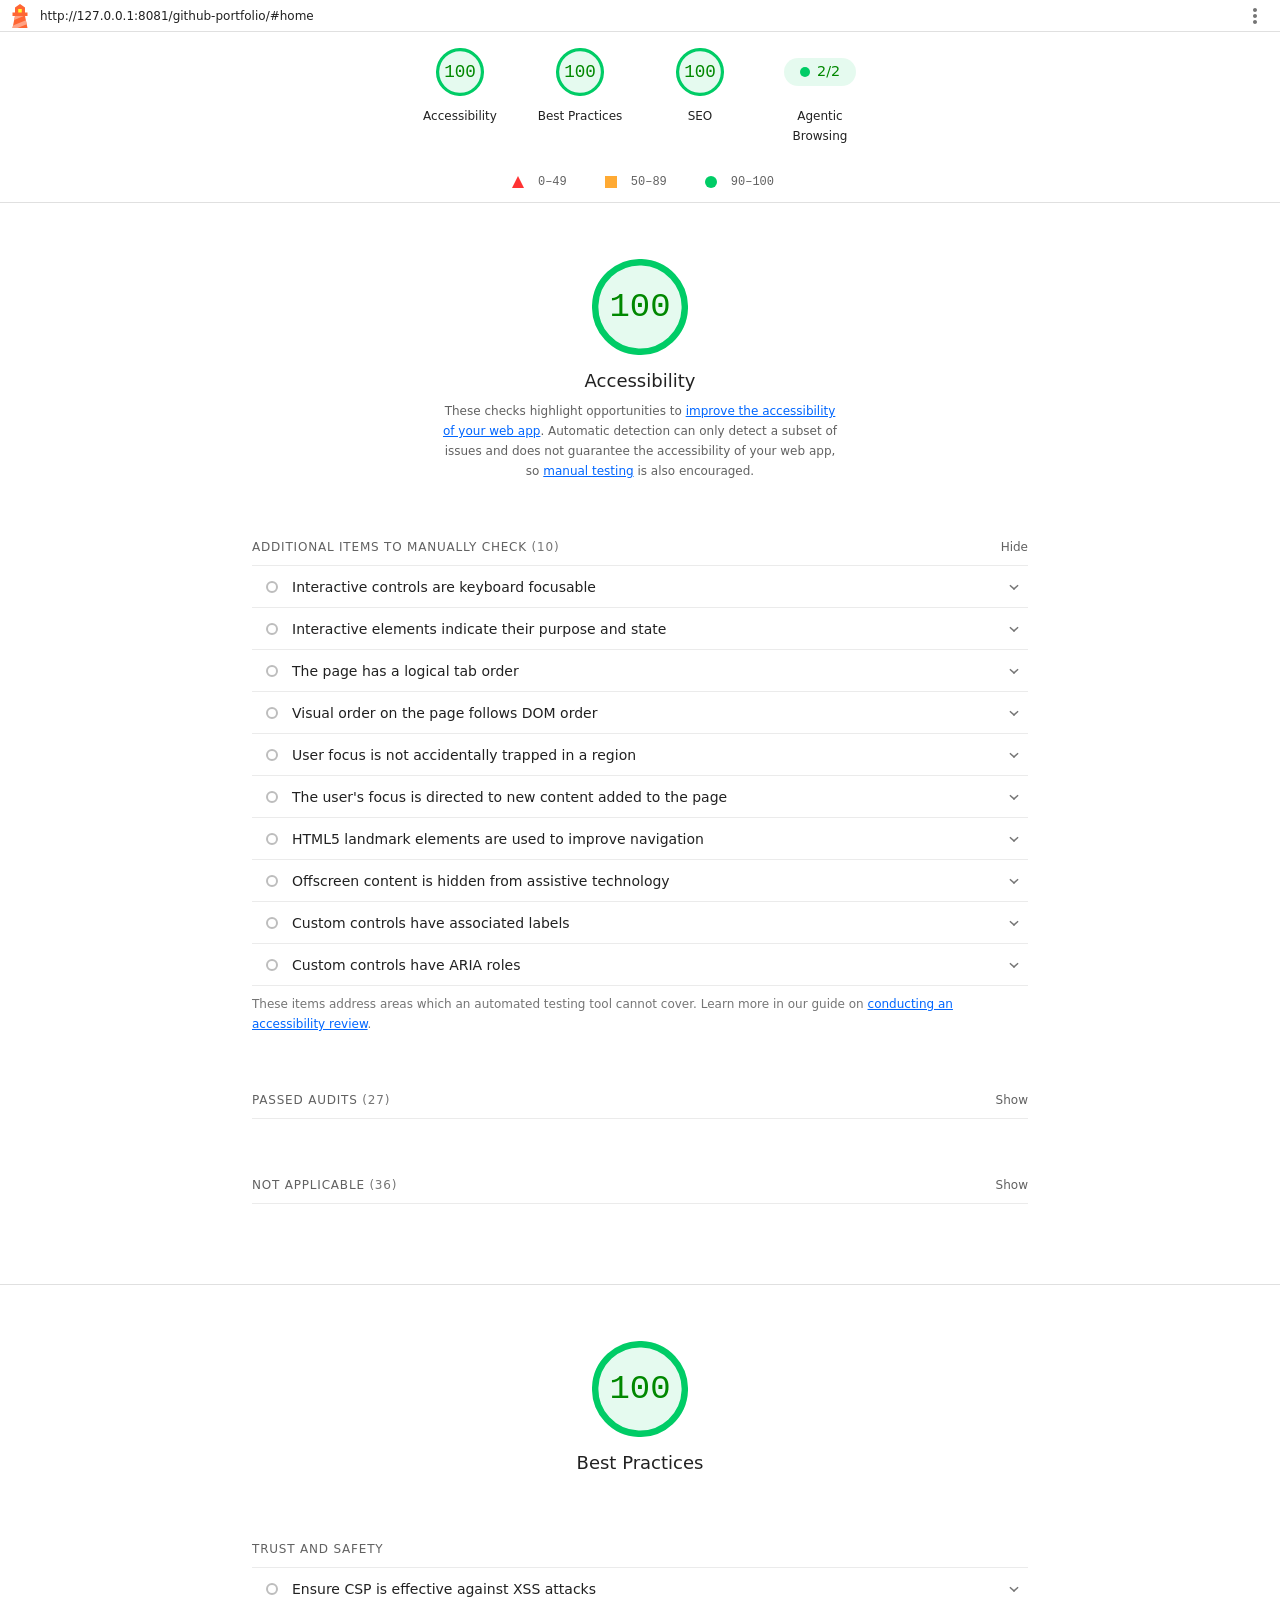
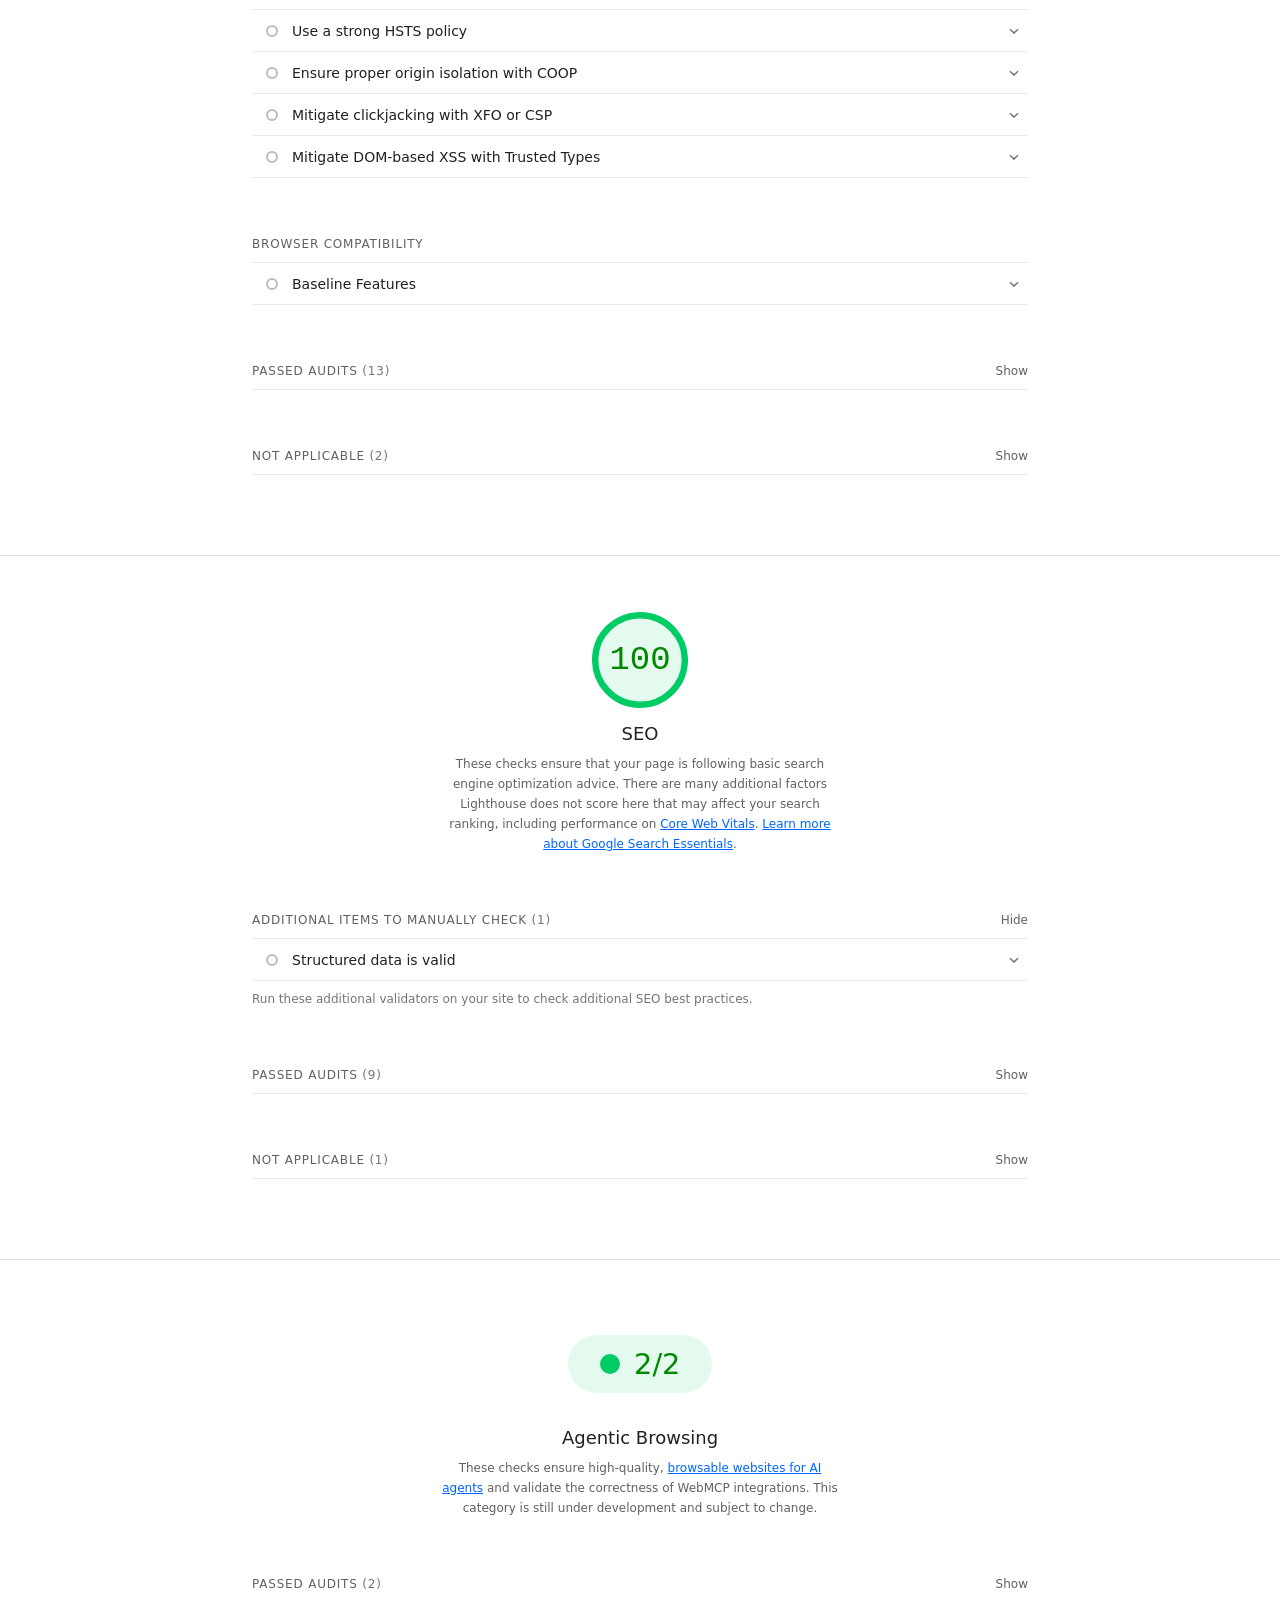
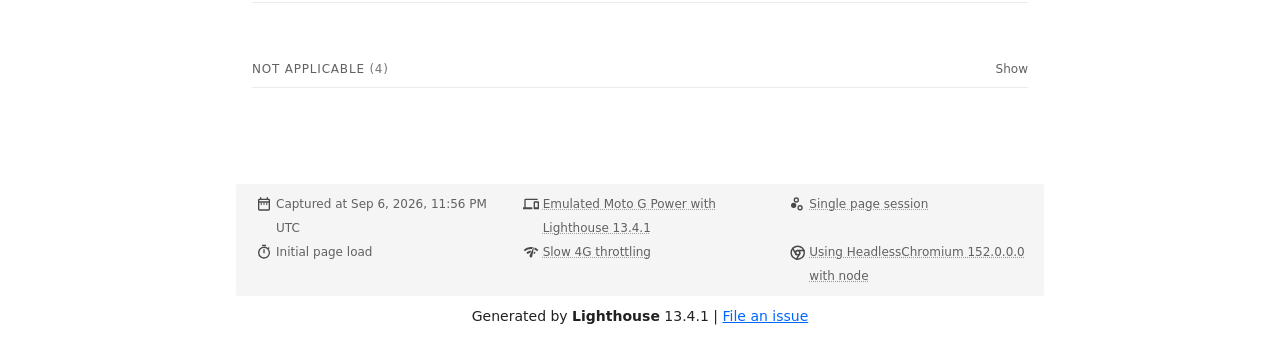
<file: validation/lighthouse/report.html>
<!--
@license
Copyright 2018 Google LLC
SPDX-License-Identifier: Apache-2.0
-->
<!doctype html>
<html lang="en">
<head>
    <meta charset="utf-8">
    <meta content="width=device-width, initial-scale=1, minimum-scale=1" name="viewport">
    <link href='data:image/svg+xml;utf8,<svg fill="none" xmlns="http://www.w3.org/2000/svg" viewBox="0 0 48 48"><path d="m14 7 10-7 10 7v10h5v7h-5l5 24H9l5-24H9v-7h5V7Z" fill="%23F63"/><path d="M31.561 24H14l-1.689 8.105L31.561 24ZM18.983 48H9l1.022-4.907L35.723 32.27l1.663 7.98L18.983 48Z" fill="%23FFA385"/><path fill="%23FF3" d="M20.5 10h7v7h-7z"/></svg>'
          rel="icon">
    <title>Lighthouse Report</title>
    <style>body {
        margin: 0
    }</style>
</head>
<body>
<noscript>Lighthouse report requires JavaScript. Please enable.</noscript>

<div id="lh-log"></div>

<script>window.__LIGHTHOUSE_JSON__ = {
    "lighthouseVersion": "13.4.1",
    "requestedUrl": "http://127.0.0.1:8081/github-portfolio/#home",
    "mainDocumentUrl": "http://127.0.0.1:8081/github-portfolio/",
    "finalDisplayedUrl": "http://127.0.0.1:8081/github-portfolio/#home",
    "finalUrl": "http://127.0.0.1:8081/github-portfolio/",
    "fetchTime": "2026-09-06T23:56:10.889Z",
    "gatherMode": "navigation",
    "runWarnings": [],
    "userAgent": "Mozilla/5.0 (Macintosh; Intel Mac OS X 10_15_7) AppleWebKit/537.36 (KHTML, like Gecko) HeadlessChrome/152.0.0.0 Safari/537.36",
    "environment": {
        "hostUserAgent": "Mozilla/5.0 (Macintosh; Intel Mac OS X 10_15_7) AppleWebKit/537.36 (KHTML, like Gecko) HeadlessChrome/152.0.0.0 Safari/537.36",
        "benchmarkIndex": 3636.5,
        "credits": {"axe-core": "4.12.1"}
    },
    "audits": {
        "is-on-https": {
            "id": "is-on-https",
            "title": "Uses HTTPS",
            "description": "All sites should be protected with HTTPS, even ones that don't handle sensitive data. This includes avoiding [mixed content](https://developers.google.com/web/fundamentals/security/prevent-mixed-content/what-is-mixed-content), where some resources are loaded over HTTP despite the initial request being served over HTTPS. HTTPS prevents intruders from tampering with or passively listening in on the communications between your app and your users, and is a prerequisite for HTTP/2 and many new web platform APIs. [Learn more about HTTPS](https://developer.chrome.com/docs/lighthouse/pwa/is-on-https/).",
            "score": 1,
            "scoreDisplayMode": "binary",
            "details": {
                "type": "table",
                "headings": [{"key": "url", "valueType": "url", "label": "Insecure URL"}, {
                    "key": "resolution",
                    "valueType": "text",
                    "label": "Request Resolution"
                }],
                "items": []
            }
        },
        "redirects-http": {
            "id": "redirects-http",
            "title": "Redirects HTTP traffic to HTTPS",
            "description": "Make sure that you redirect all HTTP traffic to HTTPS in order to enable secure web features for all your users. [Learn more](https://developer.chrome.com/docs/lighthouse/pwa/redirects-http/).",
            "score": null,
            "scoreDisplayMode": "notApplicable"
        },
        "cumulative-layout-shift": {
            "id": "cumulative-layout-shift",
            "title": "Cumulative Layout Shift",
            "description": "Cumulative Layout Shift measures the movement of visible elements within the viewport. [Learn more about the Cumulative Layout Shift metric](https://web.dev/articles/cls).",
            "score": 1,
            "scoreDisplayMode": "numeric",
            "numericValue": 0,
            "numericUnit": "unitless",
            "displayValue": "0",
            "scoringOptions": {"p10": 0.1, "median": 0.25},
            "details": {
                "type": "debugdata",
                "items": [{
                    "cumulativeLayoutShiftMainFrame": 0,
                    "newEngineResult": {"cumulativeLayoutShift": 0, "cumulativeLayoutShiftMainFrame": 0},
                    "newEngineResultDiffered": false
                }]
            }
        },
        "errors-in-console": {
            "id": "errors-in-console",
            "title": "No browser errors logged to the console",
            "description": "Errors logged to the console indicate unresolved problems. They can come from network request failures and other browser concerns. [Learn more about this errors in console diagnostic audit](https://developer.chrome.com/docs/lighthouse/best-practices/errors-in-console/)",
            "score": 1,
            "scoreDisplayMode": "binary",
            "details": {
                "type": "table",
                "headings": [{
                    "key": "sourceLocation",
                    "valueType": "source-location",
                    "label": "Source"
                }, {"key": "description", "valueType": "code", "label": "Description"}],
                "items": []
            }
        },
        "image-aspect-ratio": {
            "id": "image-aspect-ratio",
            "title": "Displays images with correct aspect ratio",
            "description": "Image display dimensions should match natural aspect ratio. [Learn more about image aspect ratio](https://developer.chrome.com/docs/lighthouse/best-practices/image-aspect-ratio/).",
            "score": 1,
            "scoreDisplayMode": "binary",
            "details": {
                "type": "table",
                "headings": [{"key": "node", "valueType": "node", "label": ""}, {
                    "key": "url",
                    "valueType": "url",
                    "label": "URL"
                }, {
                    "key": "displayedAspectRatio",
                    "valueType": "text",
                    "label": "Aspect Ratio (Displayed)"
                }, {"key": "actualAspectRatio", "valueType": "text", "label": "Aspect Ratio (Actual)"}],
                "items": []
            }
        },
        "image-size-responsive": {
            "id": "image-size-responsive",
            "title": "Serves images with appropriate resolution",
            "description": "Image natural dimensions should be proportional to the display size and the pixel ratio to maximize image clarity. [Learn how to provide responsive images](https://web.dev/articles/serve-responsive-images).",
            "score": 1,
            "scoreDisplayMode": "binary",
            "details": {
                "type": "table",
                "headings": [{"key": "node", "valueType": "node", "label": ""}, {
                    "key": "url",
                    "valueType": "url",
                    "label": "URL"
                }, {"key": "displayedSize", "valueType": "text", "label": "Displayed size"}, {
                    "key": "actualSize",
                    "valueType": "text",
                    "label": "Actual size"
                }, {"key": "expectedSize", "valueType": "text", "label": "Expected size"}],
                "items": []
            }
        },
        "deprecations": {
            "id": "deprecations",
            "title": "Avoids deprecated APIs",
            "description": "Deprecated APIs will eventually be removed from the browser. [Learn more about deprecated APIs](https://developer.chrome.com/docs/lighthouse/best-practices/deprecations/).",
            "score": 1,
            "scoreDisplayMode": "binary",
            "details": {
                "type": "table",
                "headings": [{"key": "value", "valueType": "text", "label": "Deprecation / Warning"}, {
                    "key": "source",
                    "valueType": "source-location",
                    "label": "Source"
                }],
                "items": []
            }
        },
        "third-party-cookies": {
            "id": "third-party-cookies",
            "title": "Avoids third-party cookies",
            "description": "Third-party cookies may be blocked in some contexts. [Learn more about preparing for third-party cookie restrictions](https://privacysandbox.google.com/cookies/prepare/overview).",
            "score": 1,
            "scoreDisplayMode": "binary",
            "details": {
                "type": "table",
                "headings": [{"key": "name", "valueType": "text", "label": "Name"}, {
                    "key": "url",
                    "valueType": "url",
                    "label": "URL"
                }],
                "items": []
            }
        },
        "valid-source-maps": {
            "id": "valid-source-maps",
            "title": "Page has valid source maps",
            "description": "Source maps translate minified code to the original source code. This helps developers debug in production. In addition, Lighthouse is able to provide further insights. Consider deploying source maps to take advantage of these benefits. [Learn more about source maps](https://developer.chrome.com/docs/devtools/javascript/source-maps/).",
            "score": 1,
            "scoreDisplayMode": "binary",
            "details": {
                "type": "table",
                "headings": [{
                    "key": "scriptUrl",
                    "valueType": "url",
                    "subItemsHeading": {"key": "error"},
                    "label": "URL"
                }, {"key": "sourceMapUrl", "valueType": "url", "label": "Map URL"}],
                "items": []
            }
        },
        "csp-xss": {
            "id": "csp-xss",
            "title": "Ensure CSP is effective against XSS attacks",
            "description": "A strong Content Security Policy (CSP) significantly reduces the risk of cross-site scripting (XSS) attacks. [Learn how to use a CSP to prevent XSS](https://developer.chrome.com/docs/lighthouse/best-practices/csp-xss/)",
            "score": 1,
            "scoreDisplayMode": "informative",
            "details": {
                "type": "table",
                "headings": [{
                    "key": "description",
                    "valueType": "text",
                    "subItemsHeading": {"key": "description"},
                    "label": "Description"
                }, {
                    "key": "directive",
                    "valueType": "code",
                    "subItemsHeading": {"key": "directive"},
                    "label": "Directive"
                }, {
                    "key": "severity",
                    "valueType": "text",
                    "subItemsHeading": {"key": "severity"},
                    "label": "Severity"
                }],
                "items": [{"severity": "High", "description": "No CSP found in enforcement mode"}]
            }
        },
        "has-hsts": {
            "id": "has-hsts",
            "title": "Use a strong HSTS policy",
            "description": "Deployment of the HSTS header significantly reduces the risk of downgrading HTTP connections and eavesdropping attacks. A rollout in stages, starting with a low max-age is recommended. [Learn more about using a strong HSTS policy.](https://developer.chrome.com/docs/lighthouse/best-practices/has-hsts)",
            "score": 1,
            "scoreDisplayMode": "informative",
            "details": {
                "type": "table",
                "headings": [{
                    "key": "description",
                    "valueType": "text",
                    "subItemsHeading": {"key": "description"},
                    "label": "Description"
                }, {
                    "key": "directive",
                    "valueType": "code",
                    "subItemsHeading": {"key": "directive"},
                    "label": "Directive"
                }, {
                    "key": "severity",
                    "valueType": "text",
                    "subItemsHeading": {"key": "severity"},
                    "label": "Severity"
                }],
                "items": [{"severity": "High", "description": "No HSTS header found"}]
            }
        },
        "origin-isolation": {
            "id": "origin-isolation",
            "title": "Ensure proper origin isolation with COOP",
            "description": "The Cross-Origin-Opener-Policy (COOP) can be used to isolate the top-level window from other documents such as pop-ups. [Learn more about deploying the COOP header.](https://web.dev/articles/why-coop-coep#coop)",
            "score": 1,
            "scoreDisplayMode": "informative",
            "details": {
                "type": "table",
                "headings": [{
                    "key": "description",
                    "valueType": "text",
                    "subItemsHeading": {"key": "description"},
                    "label": "Description"
                }, {
                    "key": "directive",
                    "valueType": "code",
                    "subItemsHeading": {"key": "directive"},
                    "label": "Directive"
                }, {
                    "key": "severity",
                    "valueType": "text",
                    "subItemsHeading": {"key": "severity"},
                    "label": "Severity"
                }],
                "items": [{"description": "No COOP header found", "severity": "High"}]
            }
        },
        "clickjacking-mitigation": {
            "id": "clickjacking-mitigation",
            "title": "Mitigate clickjacking with XFO or CSP",
            "description": "The `X-Frame-Options` (XFO) header or the `frame-ancestors` directive in the `Content-Security-Policy` (CSP) header control where a page can be embedded. These can mitigate clickjacking attacks by blocking some or all sites from embedding the page. [Learn more about mitigating clickjacking](https://developer.chrome.com/docs/lighthouse/best-practices/clickjacking-mitigation).",
            "score": 1,
            "scoreDisplayMode": "informative",
            "details": {
                "type": "table",
                "headings": [{
                    "key": "description",
                    "valueType": "text",
                    "subItemsHeading": {"key": "description"},
                    "label": "Description"
                }, {
                    "key": "severity",
                    "valueType": "text",
                    "subItemsHeading": {"key": "severity"},
                    "label": "Severity"
                }],
                "items": [{"severity": "High", "description": "No frame control policy found"}]
            }
        },
        "trusted-types-xss": {
            "id": "trusted-types-xss",
            "title": "Mitigate DOM-based XSS with Trusted Types",
            "description": "The `require-trusted-types-for` directive in the `Content-Security-Policy` (CSP) header instructs user agents to control the data passed to DOM XSS sink functions. [Learn more about mitigating DOM-based XSS with Trusted Types](https://developer.chrome.com/docs/lighthouse/best-practices/trusted-types-xss).",
            "score": 1,
            "scoreDisplayMode": "informative",
            "details": {
                "type": "table",
                "headings": [{
                    "key": "description",
                    "valueType": "text",
                    "subItemsHeading": {"key": "description"},
                    "label": "Description"
                }, {
                    "key": "severity",
                    "valueType": "text",
                    "subItemsHeading": {"key": "severity"},
                    "label": "Severity"
                }],
                "items": [{
                    "severity": "High",
                    "description": "No `Content-Security-Policy` header with Trusted Types directive found"
                }]
            }
        },
        "accesskeys": {
            "id": "accesskeys",
            "title": "`[accesskey]` values are unique",
            "description": "Access keys let users quickly focus a part of the page. For proper navigation, each access key must be unique. [Learn more about access keys](https://dequeuniversity.com/rules/axe/4.12/accesskeys).",
            "score": null,
            "scoreDisplayMode": "notApplicable"
        },
        "aria-allowed-attr": {
            "id": "aria-allowed-attr",
            "title": "`[aria-*]` attributes match their roles",
            "description": "Each ARIA `role` supports a specific subset of `aria-*` attributes. Mismatching these invalidates the `aria-*` attributes. [Learn how to match ARIA attributes to their roles](https://dequeuniversity.com/rules/axe/4.12/aria-allowed-attr).",
            "score": 1,
            "scoreDisplayMode": "binary",
            "details": {
                "type": "table",
                "headings": [{
                    "key": "node",
                    "valueType": "node",
                    "subItemsHeading": {"key": "relatedNode", "valueType": "node"},
                    "label": "Failing Elements"
                }],
                "items": []
            }
        },
        "aria-allowed-role": {
            "id": "aria-allowed-role",
            "title": "Uses ARIA roles only on compatible elements",
            "description": "Many HTML elements can only be assigned certain ARIA roles. Using ARIA roles where they are not allowed can interfere with the accessibility of the web page. [Learn more about ARIA roles](https://dequeuniversity.com/rules/axe/4.12/aria-allowed-role).",
            "score": null,
            "scoreDisplayMode": "notApplicable"
        },
        "aria-command-name": {
            "id": "aria-command-name",
            "title": "`button`, `link`, and `menuitem` elements have accessible names",
            "description": "When an element doesn't have an accessible name, screen readers announce it with a generic name, making it unusable for users who rely on screen readers. [Learn how to make command elements more accessible](https://dequeuniversity.com/rules/axe/4.12/aria-command-name).",
            "score": null,
            "scoreDisplayMode": "notApplicable"
        },
        "aria-conditional-attr": {
            "id": "aria-conditional-attr",
            "title": "ARIA attributes are used as specified for the element's role",
            "description": "Some ARIA attributes are only allowed on an element under certain conditions. [Learn more about conditional ARIA attributes](https://dequeuniversity.com/rules/axe/4.12/aria-conditional-attr).",
            "score": 1,
            "scoreDisplayMode": "binary",
            "details": {
                "type": "table",
                "headings": [{
                    "key": "node",
                    "valueType": "node",
                    "subItemsHeading": {"key": "relatedNode", "valueType": "node"},
                    "label": "Failing Elements"
                }],
                "items": []
            }
        },
        "aria-deprecated-role": {
            "id": "aria-deprecated-role",
            "title": "Deprecated ARIA roles were not used",
            "description": "Deprecated ARIA roles may not be processed correctly by assistive technology. [Learn more about deprecated ARIA roles](https://dequeuniversity.com/rules/axe/4.12/aria-deprecated-role).",
            "score": 1,
            "scoreDisplayMode": "binary",
            "details": {
                "type": "table",
                "headings": [{
                    "key": "node",
                    "valueType": "node",
                    "subItemsHeading": {"key": "relatedNode", "valueType": "node"},
                    "label": "Failing Elements"
                }],
                "items": []
            }
        },
        "aria-dialog-name": {
            "id": "aria-dialog-name",
            "title": "Elements with `role=\"dialog\"` or `role=\"alertdialog\"` have accessible names.",
            "description": "ARIA dialog elements without accessible names may prevent screen readers users from discerning the purpose of these elements. [Learn how to make ARIA dialog elements more accessible](https://dequeuniversity.com/rules/axe/4.12/aria-dialog-name).",
            "score": null,
            "scoreDisplayMode": "notApplicable"
        },
        "aria-hidden-body": {
            "id": "aria-hidden-body",
            "title": "`[aria-hidden=\"true\"]` is not present on the document `\u003cbody>`",
            "description": "Assistive technologies, like screen readers, work inconsistently when `aria-hidden=\"true\"` is set on the document `\u003cbody>`. [Learn how `aria-hidden` affects the document body](https://dequeuniversity.com/rules/axe/4.12/aria-hidden-body).",
            "score": 1,
            "scoreDisplayMode": "binary",
            "details": {
                "type": "table",
                "headings": [{
                    "key": "node",
                    "valueType": "node",
                    "subItemsHeading": {"key": "relatedNode", "valueType": "node"},
                    "label": "Failing Elements"
                }],
                "items": []
            }
        },
        "aria-hidden-focus": {
            "id": "aria-hidden-focus",
            "title": "`[aria-hidden=\"true\"]` elements do not contain focusable descendents",
            "description": "Focusable descendents within an `[aria-hidden=\"true\"]` element prevent those interactive elements from being available to users of assistive technologies like screen readers. [Learn how `aria-hidden` affects focusable elements](https://dequeuniversity.com/rules/axe/4.12/aria-hidden-focus).",
            "score": 1,
            "scoreDisplayMode": "binary",
            "details": {
                "type": "table",
                "headings": [{
                    "key": "node",
                    "valueType": "node",
                    "subItemsHeading": {"key": "relatedNode", "valueType": "node"},
                    "label": "Failing Elements"
                }],
                "items": []
            }
        },
        "aria-input-field-name": {
            "id": "aria-input-field-name",
            "title": "ARIA input fields have accessible names",
            "description": "When an input field doesn't have an accessible name, screen readers announce it with a generic name, making it unusable for users who rely on screen readers. [Learn more about input field labels](https://dequeuniversity.com/rules/axe/4.12/aria-input-field-name).",
            "score": null,
            "scoreDisplayMode": "notApplicable"
        },
        "aria-meter-name": {
            "id": "aria-meter-name",
            "title": "ARIA `meter` elements have accessible names",
            "description": "When a meter element doesn't have an accessible name, screen readers announce it with a generic name, making it unusable for users who rely on screen readers. [Learn how to name `meter` elements](https://dequeuniversity.com/rules/axe/4.12/aria-meter-name).",
            "score": null,
            "scoreDisplayMode": "notApplicable"
        },
        "aria-progressbar-name": {
            "id": "aria-progressbar-name",
            "title": "ARIA `progressbar` elements have accessible names",
            "description": "When a `progressbar` element doesn't have an accessible name, screen readers announce it with a generic name, making it unusable for users who rely on screen readers. [Learn how to label `progressbar` elements](https://dequeuniversity.com/rules/axe/4.12/aria-progressbar-name).",
            "score": null,
            "scoreDisplayMode": "notApplicable"
        },
        "aria-prohibited-attr": {
            "id": "aria-prohibited-attr",
            "title": "Elements use only permitted ARIA attributes",
            "description": "Using ARIA attributes in roles where they are prohibited can mean that important information is not communicated to users of assistive technologies. [Learn more about prohibited ARIA roles](https://dequeuniversity.com/rules/axe/4.12/aria-prohibited-attr).",
            "score": 1,
            "scoreDisplayMode": "binary",
            "details": {
                "type": "table",
                "headings": [{
                    "key": "node",
                    "valueType": "node",
                    "subItemsHeading": {"key": "relatedNode", "valueType": "node"},
                    "label": "Failing Elements"
                }],
                "items": []
            }
        },
        "aria-required-attr": {
            "id": "aria-required-attr",
            "title": "`[role]`s have all required `[aria-*]` attributes",
            "description": "Some ARIA roles have required attributes that describe the state of the element to screen readers. [Learn more about roles and required attributes](https://dequeuniversity.com/rules/axe/4.12/aria-required-attr).",
            "score": 1,
            "scoreDisplayMode": "binary",
            "details": {
                "type": "table",
                "headings": [{
                    "key": "node",
                    "valueType": "node",
                    "subItemsHeading": {"key": "relatedNode", "valueType": "node"},
                    "label": "Failing Elements"
                }],
                "items": []
            }
        },
        "aria-required-children": {
            "id": "aria-required-children",
            "title": "Elements with an ARIA `[role]` that require children to contain a specific `[role]` have all required children.",
            "description": "Some ARIA parent roles must contain specific child roles to perform their intended accessibility functions. [Learn more about roles and required children elements](https://dequeuniversity.com/rules/axe/4.12/aria-required-children).",
            "score": null,
            "scoreDisplayMode": "notApplicable"
        },
        "aria-required-parent": {
            "id": "aria-required-parent",
            "title": "`[role]`s are contained by their required parent element",
            "description": "Some ARIA child roles must be contained by specific parent roles to properly perform their intended accessibility functions. [Learn more about ARIA roles and required parent element](https://dequeuniversity.com/rules/axe/4.12/aria-required-parent).",
            "score": null,
            "scoreDisplayMode": "notApplicable"
        },
        "aria-roles": {
            "id": "aria-roles",
            "title": "`[role]` values are valid",
            "description": "ARIA roles must have valid values in order to perform their intended accessibility functions. [Learn more about valid ARIA roles](https://dequeuniversity.com/rules/axe/4.12/aria-roles).",
            "score": 1,
            "scoreDisplayMode": "binary",
            "details": {
                "type": "table",
                "headings": [{
                    "key": "node",
                    "valueType": "node",
                    "subItemsHeading": {"key": "relatedNode", "valueType": "node"},
                    "label": "Failing Elements"
                }],
                "items": []
            }
        },
        "aria-text": {
            "id": "aria-text",
            "title": "Elements with the `role=text` attribute do not have focusable descendents.",
            "description": "Adding `role=text` around a text node split by markup enables VoiceOver to treat it as one phrase, but the element's focusable descendents will not be announced. [Learn more about the `role=text` attribute](https://dequeuniversity.com/rules/axe/4.12/aria-text).",
            "score": null,
            "scoreDisplayMode": "notApplicable"
        },
        "aria-toggle-field-name": {
            "id": "aria-toggle-field-name",
            "title": "ARIA toggle fields have accessible names",
            "description": "When a toggle field doesn't have an accessible name, screen readers announce it with a generic name, making it unusable for users who rely on screen readers. [Learn more about toggle fields](https://dequeuniversity.com/rules/axe/4.12/aria-toggle-field-name).",
            "score": null,
            "scoreDisplayMode": "notApplicable"
        },
        "aria-tooltip-name": {
            "id": "aria-tooltip-name",
            "title": "ARIA `tooltip` elements have accessible names",
            "description": "When a tooltip element doesn't have an accessible name, screen readers announce it with a generic name, making it unusable for users who rely on screen readers. [Learn how to name `tooltip` elements](https://dequeuniversity.com/rules/axe/4.12/aria-tooltip-name).",
            "score": null,
            "scoreDisplayMode": "notApplicable"
        },
        "aria-treeitem-name": {
            "id": "aria-treeitem-name",
            "title": "ARIA `treeitem` elements have accessible names",
            "description": "When a `treeitem` element doesn't have an accessible name, screen readers announce it with a generic name, making it unusable for users who rely on screen readers. [Learn more about labeling `treeitem` elements](https://dequeuniversity.com/rules/axe/4.12/aria-treeitem-name).",
            "score": null,
            "scoreDisplayMode": "notApplicable"
        },
        "aria-valid-attr-value": {
            "id": "aria-valid-attr-value",
            "title": "`[aria-*]` attributes have valid values",
            "description": "Assistive technologies, like screen readers, can't interpret ARIA attributes with invalid values. [Learn more about valid values for ARIA attributes](https://dequeuniversity.com/rules/axe/4.12/aria-valid-attr-value).",
            "score": 1,
            "scoreDisplayMode": "binary",
            "details": {
                "type": "table",
                "headings": [{
                    "key": "node",
                    "valueType": "node",
                    "subItemsHeading": {"key": "relatedNode", "valueType": "node"},
                    "label": "Failing Elements"
                }],
                "items": []
            }
        },
        "aria-valid-attr": {
            "id": "aria-valid-attr",
            "title": "`[aria-*]` attributes are valid and not misspelled",
            "description": "Assistive technologies, like screen readers, can't interpret ARIA attributes with invalid names. [Learn more about valid ARIA attributes](https://dequeuniversity.com/rules/axe/4.12/aria-valid-attr).",
            "score": 1,
            "scoreDisplayMode": "binary",
            "details": {
                "type": "table",
                "headings": [{
                    "key": "node",
                    "valueType": "node",
                    "subItemsHeading": {"key": "relatedNode", "valueType": "node"},
                    "label": "Failing Elements"
                }],
                "items": []
            }
        },
        "button-name": {
            "id": "button-name",
            "title": "Buttons have an accessible name",
            "description": "When a button doesn't have an accessible name, screen readers announce it as \"button\", making it unusable for users who rely on screen readers. [Learn how to make buttons more accessible](https://dequeuniversity.com/rules/axe/4.12/button-name).",
            "score": 1,
            "scoreDisplayMode": "binary",
            "details": {
                "type": "table",
                "headings": [{
                    "key": "node",
                    "valueType": "node",
                    "subItemsHeading": {"key": "relatedNode", "valueType": "node"},
                    "label": "Failing Elements"
                }],
                "items": []
            }
        },
        "bypass": {
            "id": "bypass",
            "title": "The page contains a heading, skip link, or landmark region",
            "description": "Adding ways to bypass repetitive content lets keyboard users navigate the page more efficiently. [Learn more about bypass blocks](https://dequeuniversity.com/rules/axe/4.12/bypass).",
            "score": null,
            "scoreDisplayMode": "notApplicable"
        },
        "color-contrast": {
            "id": "color-contrast",
            "title": "Background and foreground colors have a sufficient contrast ratio",
            "description": "Low-contrast text is difficult or impossible for many users to read. [Learn how to provide sufficient color contrast](https://dequeuniversity.com/rules/axe/4.12/color-contrast).",
            "score": 1,
            "scoreDisplayMode": "binary",
            "details": {
                "type": "table",
                "headings": [{
                    "key": "node",
                    "valueType": "node",
                    "subItemsHeading": {"key": "relatedNode", "valueType": "node"},
                    "label": "Failing Elements"
                }],
                "items": []
            }
        },
        "definition-list": {
            "id": "definition-list",
            "title": "`\u003cdl>`'s contain only properly-ordered `\u003cdt>` and `\u003cdd>` groups, `\u003cscript>`, `\u003ctemplate>` or `\u003cdiv>` elements.",
            "description": "When definition lists are not properly marked up, screen readers may produce confusing or inaccurate output. [Learn how to structure definition lists correctly](https://dequeuniversity.com/rules/axe/4.12/definition-list).",
            "score": 1,
            "scoreDisplayMode": "binary",
            "details": {
                "type": "table",
                "headings": [{
                    "key": "node",
                    "valueType": "node",
                    "subItemsHeading": {"key": "relatedNode", "valueType": "node"},
                    "label": "Failing Elements"
                }],
                "items": []
            }
        },
        "dlitem": {
            "id": "dlitem",
            "title": "Definition list items are wrapped in `\u003cdl>` elements",
            "description": "Definition list items (`\u003cdt>` and `\u003cdd>`) must be wrapped in a parent `\u003cdl>` element to ensure that screen readers can properly announce them. [Learn how to structure definition lists correctly](https://dequeuniversity.com/rules/axe/4.12/dlitem).",
            "score": 1,
            "scoreDisplayMode": "binary",
            "details": {
                "type": "table",
                "headings": [{
                    "key": "node",
                    "valueType": "node",
                    "subItemsHeading": {"key": "relatedNode", "valueType": "node"},
                    "label": "Failing Elements"
                }],
                "items": []
            }
        },
        "document-title": {
            "id": "document-title",
            "title": "Document has a `\u003ctitle>` element",
            "description": "The title gives screen reader users an overview of the page, and search engine users rely on it heavily to determine if a page is relevant to their search. [Learn more about document titles](https://dequeuniversity.com/rules/axe/4.12/document-title).",
            "score": 1,
            "scoreDisplayMode": "binary",
            "details": {
                "type": "table",
                "headings": [{
                    "key": "node",
                    "valueType": "node",
                    "subItemsHeading": {"key": "relatedNode", "valueType": "node"},
                    "label": "Failing Elements"
                }],
                "items": []
            }
        },
        "duplicate-id-aria": {
            "id": "duplicate-id-aria",
            "title": "ARIA IDs are unique",
            "description": "The value of an ARIA ID must be unique to prevent other instances from being overlooked by assistive technologies. [Learn how to fix duplicate ARIA IDs](https://dequeuniversity.com/rules/axe/4.12/duplicate-id-aria).",
            "score": null,
            "scoreDisplayMode": "notApplicable"
        },
        "empty-heading": {
            "id": "empty-heading",
            "title": "All heading elements contain content.",
            "description": "A heading with no content or inaccessible text prevent screen reader users from accessing information on the page's structure. [Learn more about headings](https://dequeuniversity.com/rules/axe/4.12/empty-heading).",
            "score": null,
            "scoreDisplayMode": "notApplicable"
        },
        "form-field-multiple-labels": {
            "id": "form-field-multiple-labels",
            "title": "No form fields have multiple labels",
            "description": "Form fields with multiple labels can be confusingly announced by assistive technologies like screen readers which use either the first, the last, or all of the labels. [Learn how to use form labels](https://dequeuniversity.com/rules/axe/4.12/form-field-multiple-labels).",
            "score": null,
            "scoreDisplayMode": "notApplicable"
        },
        "frame-title": {
            "id": "frame-title",
            "title": "`\u003cframe>` or `\u003ciframe>` elements have a title",
            "description": "Screen reader users rely on frame titles to describe the contents of frames. [Learn more about frame titles](https://dequeuniversity.com/rules/axe/4.12/frame-title).",
            "score": null,
            "scoreDisplayMode": "notApplicable"
        },
        "heading-order": {
            "id": "heading-order",
            "title": "Heading elements appear in a sequentially-descending order",
            "description": "Properly ordered headings that do not skip levels convey the semantic structure of the page, making it easier to navigate and understand when using assistive technologies. [Learn more about heading order](https://dequeuniversity.com/rules/axe/4.12/heading-order).",
            "score": 1,
            "scoreDisplayMode": "binary",
            "details": {
                "type": "table",
                "headings": [{
                    "key": "node",
                    "valueType": "node",
                    "subItemsHeading": {"key": "relatedNode", "valueType": "node"},
                    "label": "Failing Elements"
                }],
                "items": []
            }
        },
        "html-has-lang": {
            "id": "html-has-lang",
            "title": "`\u003chtml>` element has a `[lang]` attribute",
            "description": "If a page doesn't specify a `lang` attribute, a screen reader assumes that the page is in the default language that the user chose when setting up the screen reader. If the page isn't actually in the default language, then the screen reader might not announce the page's text correctly. [Learn more about the `lang` attribute](https://dequeuniversity.com/rules/axe/4.12/html-has-lang).",
            "score": 1,
            "scoreDisplayMode": "binary",
            "details": {
                "type": "table",
                "headings": [{
                    "key": "node",
                    "valueType": "node",
                    "subItemsHeading": {"key": "relatedNode", "valueType": "node"},
                    "label": "Failing Elements"
                }],
                "items": []
            }
        },
        "html-lang-valid": {
            "id": "html-lang-valid",
            "title": "`\u003chtml>` element has a valid value for its `[lang]` attribute",
            "description": "Specifying a valid [BCP 47 language](https://www.w3.org/International/questions/qa-choosing-language-tags#question) helps screen readers announce text properly. [Learn how to use the `lang` attribute](https://dequeuniversity.com/rules/axe/4.12/html-lang-valid).",
            "score": 1,
            "scoreDisplayMode": "binary",
            "details": {
                "type": "table",
                "headings": [{
                    "key": "node",
                    "valueType": "node",
                    "subItemsHeading": {"key": "relatedNode", "valueType": "node"},
                    "label": "Failing Elements"
                }],
                "items": []
            }
        },
        "html-xml-lang-mismatch": {
            "id": "html-xml-lang-mismatch",
            "title": "`\u003chtml>` element has an `[xml:lang]` attribute with the same base language as the `[lang]` attribute.",
            "description": "If the webpage does not specify a consistent language, then the screen reader might not announce the page's text correctly. [Learn more about the `lang` attribute](https://dequeuniversity.com/rules/axe/4.12/html-xml-lang-mismatch).",
            "score": null,
            "scoreDisplayMode": "notApplicable"
        },
        "identical-links-same-purpose": {
            "id": "identical-links-same-purpose",
            "title": "Identical links have the same purpose.",
            "description": "Links with the same destination should have the same description, to help users understand the link's purpose and decide whether to follow it. [Learn more about identical links](https://dequeuniversity.com/rules/axe/4.12/identical-links-same-purpose).",
            "score": null,
            "scoreDisplayMode": "notApplicable"
        },
        "image-alt": {
            "id": "image-alt",
            "title": "Image elements have `[alt]` attributes",
            "description": "Informative elements should aim for short, descriptive alternate text. Decorative elements can be ignored with an empty alt attribute. [Learn more about the `alt` attribute](https://dequeuniversity.com/rules/axe/4.12/image-alt).",
            "score": 1,
            "scoreDisplayMode": "binary",
            "details": {
                "type": "table",
                "headings": [{
                    "key": "node",
                    "valueType": "node",
                    "subItemsHeading": {"key": "relatedNode", "valueType": "node"},
                    "label": "Failing Elements"
                }],
                "items": []
            }
        },
        "image-redundant-alt": {
            "id": "image-redundant-alt",
            "title": "Image elements do not have `[alt]` attributes that are redundant text.",
            "description": "Informative elements should aim for short, descriptive alternative text. Alternative text that is exactly the same as the text adjacent to the link or image is potentially confusing for screen reader users, because the text will be read twice. [Learn more about the `alt` attribute](https://dequeuniversity.com/rules/axe/4.12/image-redundant-alt).",
            "score": null,
            "scoreDisplayMode": "notApplicable"
        },
        "input-button-name": {
            "id": "input-button-name",
            "title": "Input buttons have discernible text.",
            "description": "Adding discernable and accessible text to input buttons may help screen reader users understand the purpose of the input button. [Learn more about input buttons](https://dequeuniversity.com/rules/axe/4.12/input-button-name).",
            "score": null,
            "scoreDisplayMode": "notApplicable"
        },
        "input-image-alt": {
            "id": "input-image-alt",
            "title": "`\u003cinput type=\"image\">` elements have `[alt]` text",
            "description": "When an image is being used as an `\u003cinput>` button, providing alternative text can help screen reader users understand the purpose of the button. [Learn about input image alt text](https://dequeuniversity.com/rules/axe/4.12/input-image-alt).",
            "score": null,
            "scoreDisplayMode": "notApplicable"
        },
        "label-content-name-mismatch": {
            "id": "label-content-name-mismatch",
            "title": "Elements with visible text labels have matching accessible names.",
            "description": "Visible text labels that do not match the accessible name can result in a confusing experience for screen reader users. [Learn more about accessible names](https://dequeuniversity.com/rules/axe/4.12/label-content-name-mismatch).",
            "score": 1,
            "scoreDisplayMode": "binary",
            "details": {
                "type": "table",
                "headings": [{
                    "key": "node",
                    "valueType": "node",
                    "subItemsHeading": {"key": "relatedNode", "valueType": "node"},
                    "label": "Failing Elements"
                }],
                "items": []
            }
        },
        "label": {
            "id": "label",
            "title": "Form elements have associated labels",
            "description": "Labels ensure that form controls are announced properly by assistive technologies, like screen readers. [Learn more about form element labels](https://dequeuniversity.com/rules/axe/4.12/label).",
            "score": null,
            "scoreDisplayMode": "notApplicable"
        },
        "landmark-one-main": {
            "id": "landmark-one-main",
            "title": "Document has a main landmark.",
            "description": "One main landmark helps screen reader users navigate a web page. [Learn more about landmarks](https://dequeuniversity.com/rules/axe/4.12/landmark-one-main).",
            "score": 1,
            "scoreDisplayMode": "binary",
            "details": {
                "type": "table",
                "headings": [{
                    "key": "node",
                    "valueType": "node",
                    "subItemsHeading": {"key": "relatedNode", "valueType": "node"},
                    "label": "Failing Elements"
                }],
                "items": []
            }
        },
        "link-name": {
            "id": "link-name",
            "title": "Links have a discernible name",
            "description": "Link text (and alternate text for images, when used as links) that is discernible, unique, and focusable improves the navigation experience for screen reader users. [Learn how to make links accessible](https://dequeuniversity.com/rules/axe/4.12/link-name).",
            "score": 1,
            "scoreDisplayMode": "binary",
            "details": {
                "type": "table",
                "headings": [{
                    "key": "node",
                    "valueType": "node",
                    "subItemsHeading": {"key": "relatedNode", "valueType": "node"},
                    "label": "Failing Elements"
                }],
                "items": []
            }
        },
        "link-in-text-block": {
            "id": "link-in-text-block",
            "title": "Links are distinguishable without relying on color.",
            "description": "Low-contrast text is difficult or impossible for many users to read. Link text that is discernible improves the experience for users with low vision. [Learn how to make links distinguishable](https://dequeuniversity.com/rules/axe/4.12/link-in-text-block).",
            "score": 1,
            "scoreDisplayMode": "binary",
            "details": {
                "type": "table",
                "headings": [{
                    "key": "node",
                    "valueType": "node",
                    "subItemsHeading": {"key": "relatedNode", "valueType": "node"},
                    "label": "Failing Elements"
                }],
                "items": []
            }
        },
        "list": {
            "id": "list",
            "title": "Lists contain only `\u003cli>` elements and script supporting elements (`\u003cscript>` and `\u003ctemplate>`).",
            "description": "Screen readers have a specific way of announcing lists. Ensuring proper list structure aids screen reader output. [Learn more about proper list structure](https://dequeuniversity.com/rules/axe/4.12/list).",
            "score": 1,
            "scoreDisplayMode": "binary",
            "details": {
                "type": "table",
                "headings": [{
                    "key": "node",
                    "valueType": "node",
                    "subItemsHeading": {"key": "relatedNode", "valueType": "node"},
                    "label": "Failing Elements"
                }],
                "items": []
            }
        },
        "listitem": {
            "id": "listitem",
            "title": "List items (`\u003cli>`) are contained within `\u003cul>`, `\u003col>` or `\u003cmenu>` parent elements",
            "description": "Screen readers require list items (`\u003cli>`) to be contained within a parent `\u003cul>`, `\u003col>` or `\u003cmenu>` to be announced properly. [Learn more about proper list structure](https://dequeuniversity.com/rules/axe/4.12/listitem).",
            "score": 1,
            "scoreDisplayMode": "binary",
            "details": {
                "type": "table",
                "headings": [{
                    "key": "node",
                    "valueType": "node",
                    "subItemsHeading": {"key": "relatedNode", "valueType": "node"},
                    "label": "Failing Elements"
                }],
                "items": []
            }
        },
        "meta-refresh": {
            "id": "meta-refresh",
            "title": "The document does not use `\u003cmeta http-equiv=\"refresh\">`",
            "description": "Users do not expect a page to refresh automatically, and doing so will move focus back to the top of the page. This may create a frustrating or confusing experience. [Learn more about the refresh meta tag](https://dequeuniversity.com/rules/axe/4.12/meta-refresh).",
            "score": null,
            "scoreDisplayMode": "notApplicable"
        },
        "meta-viewport": {
            "id": "meta-viewport",
            "title": "`[user-scalable=\"no\"]` is not used in the `\u003cmeta name=\"viewport\">` element and the `[maximum-scale]` attribute is not less than 5.",
            "description": "Disabling zooming is problematic for users with low vision who rely on screen magnification to properly see the contents of a web page. [Learn more about the viewport meta tag](https://dequeuniversity.com/rules/axe/4.12/meta-viewport).",
            "score": 1,
            "scoreDisplayMode": "binary",
            "details": {
                "type": "table",
                "headings": [{
                    "key": "node",
                    "valueType": "node",
                    "subItemsHeading": {"key": "relatedNode", "valueType": "node"},
                    "label": "Failing Elements"
                }],
                "items": []
            }
        },
        "object-alt": {
            "id": "object-alt",
            "title": "`\u003cobject>` elements have alternate text",
            "description": "Screen readers cannot translate non-text content. Adding alternate text to `\u003cobject>` elements helps screen readers convey meaning to users. [Learn more about alt text for `object` elements](https://dequeuniversity.com/rules/axe/4.12/object-alt).",
            "score": null,
            "scoreDisplayMode": "notApplicable"
        },
        "select-name": {
            "id": "select-name",
            "title": "Select elements have associated label elements.",
            "description": "Form elements without effective labels can create frustrating experiences for screen reader users. [Learn more about the `select` element](https://dequeuniversity.com/rules/axe/4.12/select-name).",
            "score": null,
            "scoreDisplayMode": "notApplicable"
        },
        "skip-link": {
            "id": "skip-link",
            "title": "Skip links are focusable.",
            "description": "Including a skip link can help users skip to the main content to save time. [Learn more about skip links](https://dequeuniversity.com/rules/axe/4.12/skip-link).",
            "score": 1,
            "scoreDisplayMode": "binary",
            "details": {
                "type": "table",
                "headings": [{
                    "key": "node",
                    "valueType": "node",
                    "subItemsHeading": {"key": "relatedNode", "valueType": "node"},
                    "label": "Failing Elements"
                }],
                "items": []
            }
        },
        "tabindex": {
            "id": "tabindex",
            "title": "No element has a `[tabindex]` value greater than 0",
            "description": "A value greater than 0 implies an explicit navigation ordering. Although technically valid, this often creates frustrating experiences for users who rely on assistive technologies. [Learn more about the `tabindex` attribute](https://dequeuniversity.com/rules/axe/4.12/tabindex).",
            "score": null,
            "scoreDisplayMode": "notApplicable"
        },
        "table-duplicate-name": {
            "id": "table-duplicate-name",
            "title": "Tables have different content in the summary attribute and `\u003ccaption>`.",
            "description": "The summary attribute should describe the table structure, while `\u003ccaption>` should have the onscreen title. Accurate table mark-up helps users of screen readers. [Learn more about summary and caption](https://dequeuniversity.com/rules/axe/4.12/table-duplicate-name).",
            "score": null,
            "scoreDisplayMode": "notApplicable"
        },
        "table-fake-caption": {
            "id": "table-fake-caption",
            "title": "Tables use `\u003ccaption>` instead of cells with the `[colspan]` attribute to indicate a caption.",
            "description": "Screen readers have features to make navigating tables easier. Ensuring that tables use the actual caption element instead of cells with the `[colspan]` attribute may improve the experience for screen reader users. [Learn more about captions](https://dequeuniversity.com/rules/axe/4.12/table-fake-caption).",
            "score": null,
            "scoreDisplayMode": "notApplicable"
        },
        "target-size": {
            "id": "target-size",
            "title": "Touch targets have sufficient size and spacing.",
            "description": "Touch targets with sufficient size and spacing help users who may have difficulty targeting small controls to activate the targets. [Learn more about touch targets](https://dequeuniversity.com/rules/axe/4.12/target-size).",
            "score": 1,
            "scoreDisplayMode": "binary",
            "details": {
                "type": "table",
                "headings": [{
                    "key": "node",
                    "valueType": "node",
                    "subItemsHeading": {"key": "relatedNode", "valueType": "node"},
                    "label": "Failing Elements"
                }],
                "items": []
            }
        },
        "td-has-header": {
            "id": "td-has-header",
            "title": "`\u003ctd>` elements in a large `\u003ctable>` have one or more table headers.",
            "description": "Screen readers have features to make navigating tables easier. Ensuring that `\u003ctd>` elements in a large table (3 or more cells in width and height) have an associated table header may improve the experience for screen reader users. [Learn more about table headers](https://dequeuniversity.com/rules/axe/4.12/td-has-header).",
            "score": null,
            "scoreDisplayMode": "notApplicable"
        },
        "td-headers-attr": {
            "id": "td-headers-attr",
            "title": "Cells in a `\u003ctable>` element that use the `[headers]` attribute refer to table cells within the same table.",
            "description": "Screen readers have features to make navigating tables easier. Ensuring `\u003ctd>` cells using the `[headers]` attribute only refer to other cells in the same table may improve the experience for screen reader users. [Learn more about the `headers` attribute](https://dequeuniversity.com/rules/axe/4.12/td-headers-attr).",
            "score": null,
            "scoreDisplayMode": "notApplicable"
        },
        "th-has-data-cells": {
            "id": "th-has-data-cells",
            "title": "`\u003cth>` elements and elements with `[role=\"columnheader\"/\"rowheader\"]` have data cells they describe.",
            "description": "Screen readers have features to make navigating tables easier. Ensuring table headers always refer to some set of cells may improve the experience for screen reader users. [Learn more about table headers](https://dequeuniversity.com/rules/axe/4.12/th-has-data-cells).",
            "score": null,
            "scoreDisplayMode": "notApplicable"
        },
        "valid-lang": {
            "id": "valid-lang",
            "title": "`[lang]` attributes have a valid value",
            "description": "Specifying a valid [BCP 47 language](https://www.w3.org/International/questions/qa-choosing-language-tags#question) on elements helps ensure that text is pronounced correctly by a screen reader. [Learn how to use the `lang` attribute](https://dequeuniversity.com/rules/axe/4.12/valid-lang).",
            "score": null,
            "scoreDisplayMode": "notApplicable"
        },
        "video-caption": {
            "id": "video-caption",
            "title": "`\u003cvideo>` elements contain a `\u003ctrack>` element with `[kind=\"captions\"]`",
            "description": "When a video provides a caption it is easier for deaf and hearing impaired users to access its information. [Learn more about video captions](https://dequeuniversity.com/rules/axe/4.12/video-caption).",
            "score": null,
            "scoreDisplayMode": "notApplicable"
        },
        "custom-controls-labels": {
            "id": "custom-controls-labels",
            "title": "Custom controls have associated labels",
            "description": "Custom interactive controls have associated labels, provided by aria-label or aria-labelledby. [Learn more about custom controls and labels](https://developer.chrome.com/docs/lighthouse/accessibility/custom-controls-labels/).",
            "score": null,
            "scoreDisplayMode": "manual"
        },
        "custom-controls-roles": {
            "id": "custom-controls-roles",
            "title": "Custom controls have ARIA roles",
            "description": "Custom interactive controls have appropriate ARIA roles. [Learn how to add roles to custom controls](https://developer.chrome.com/docs/lighthouse/accessibility/custom-control-roles/).",
            "score": null,
            "scoreDisplayMode": "manual"
        },
        "focus-traps": {
            "id": "focus-traps",
            "title": "User focus is not accidentally trapped in a region",
            "description": "A user can tab into and out of any control or region without accidentally trapping their focus. [Learn how to avoid focus traps](https://developer.chrome.com/docs/lighthouse/accessibility/focus-traps/).",
            "score": null,
            "scoreDisplayMode": "manual"
        },
        "focusable-controls": {
            "id": "focusable-controls",
            "title": "Interactive controls are keyboard focusable",
            "description": "Custom interactive controls are keyboard focusable and display a focus indicator. [Learn how to make custom controls focusable](https://developer.chrome.com/docs/lighthouse/accessibility/focusable-controls/).",
            "score": null,
            "scoreDisplayMode": "manual"
        },
        "interactive-element-affordance": {
            "id": "interactive-element-affordance",
            "title": "Interactive elements indicate their purpose and state",
            "description": "Interactive elements, such as links and buttons, should indicate their state and be distinguishable from non-interactive elements. [Learn how to decorate interactive elements with affordance hints](https://developer.chrome.com/docs/lighthouse/accessibility/interactive-element-affordance/).",
            "score": null,
            "scoreDisplayMode": "manual"
        },
        "logical-tab-order": {
            "id": "logical-tab-order",
            "title": "The page has a logical tab order",
            "description": "Tabbing through the page follows the visual layout. Users cannot focus elements that are offscreen. [Learn more about logical tab ordering](https://developer.chrome.com/docs/lighthouse/accessibility/logical-tab-order/).",
            "score": null,
            "scoreDisplayMode": "manual"
        },
        "managed-focus": {
            "id": "managed-focus",
            "title": "The user's focus is directed to new content added to the page",
            "description": "If new content, such as a dialog, is added to the page, the user's focus is directed to it. [Learn how to direct focus to new content](https://developer.chrome.com/docs/lighthouse/accessibility/managed-focus/).",
            "score": null,
            "scoreDisplayMode": "manual"
        },
        "offscreen-content-hidden": {
            "id": "offscreen-content-hidden",
            "title": "Offscreen content is hidden from assistive technology",
            "description": "Offscreen content is hidden with display: none or aria-hidden=true. [Learn how to properly hide offscreen content](https://developer.chrome.com/docs/lighthouse/accessibility/offscreen-content-hidden/).",
            "score": null,
            "scoreDisplayMode": "manual"
        },
        "use-landmarks": {
            "id": "use-landmarks",
            "title": "HTML5 landmark elements are used to improve navigation",
            "description": "Landmark elements (`\u003cmain>`, `\u003cnav>`, etc.) are used to improve the keyboard navigation of the page for assistive technology. [Learn more about landmark elements](https://developer.chrome.com/docs/lighthouse/accessibility/use-landmarks/).",
            "score": null,
            "scoreDisplayMode": "manual"
        },
        "visual-order-follows-dom": {
            "id": "visual-order-follows-dom",
            "title": "Visual order on the page follows DOM order",
            "description": "DOM order matches the visual order, improving navigation for assistive technology. [Learn more about DOM and visual ordering](https://developer.chrome.com/docs/lighthouse/accessibility/visual-order-follows-dom/).",
            "score": null,
            "scoreDisplayMode": "manual"
        },
        "autocomplete-valid": {
            "id": "autocomplete-valid",
            "title": "`autocomplete` attributes are used correctly",
            "description": "The `autocomplete` attribute values must be valid and correctly applied for screen readers to function correctly. [Learn more about valid autocomplete values](https://dequeuniversity.com/rules/axe/4.12/autocomplete-valid).",
            "score": null,
            "scoreDisplayMode": "notApplicable"
        },
        "presentation-role-conflict": {
            "id": "presentation-role-conflict",
            "title": "Elements with `role=\"none\"` or `role=\"presentation\"` do not have conflicts",
            "description": "There are certain cases where the semantic role of an element with `role=\"none\"` or `role=\"presentation\"` does not resolve to none or presentation. To ensure the element remains removed from the accessibility tree, you should not add any global ARIA attributes to the element or make it focusable. [Learn more about presentation role conflict](https://dequeuniversity.com/rules/axe/4.12/presentation-role-conflict).",
            "score": null,
            "scoreDisplayMode": "notApplicable"
        },
        "svg-img-alt": {
            "id": "svg-img-alt",
            "title": "SVG elements with an `img` role have an accessible text alternative",
            "description": "Ensures SVG elements with an `img`, `graphics-document` or `graphics-symbol` role have an accessible text alternative. [Learn more about SVG alt text](https://dequeuniversity.com/rules/axe/4.12/svg-img-alt).",
            "score": null,
            "scoreDisplayMode": "notApplicable"
        },
        "doctype": {
            "id": "doctype",
            "title": "Page has the HTML doctype",
            "description": "Specifying a doctype prevents the browser from switching to quirks-mode. [Learn more about the doctype declaration](https://developer.chrome.com/docs/lighthouse/best-practices/doctype/).",
            "score": 1,
            "scoreDisplayMode": "binary"
        },
        "charset": {
            "id": "charset",
            "title": "Properly defines charset",
            "description": "A character encoding declaration is required. It can be done with a `\u003cmeta>` tag in the first 1024 bytes of the HTML or in the Content-Type HTTP response header. [Learn more about declaring the character encoding](https://developer.chrome.com/docs/lighthouse/best-practices/charset/).",
            "score": 1,
            "scoreDisplayMode": "binary"
        },
        "geolocation-on-start": {
            "id": "geolocation-on-start",
            "title": "Avoids requesting the geolocation permission on page load",
            "description": "Users are mistrustful of or confused by sites that request their location without context. Consider tying the request to a user action instead. [Learn more about the geolocation permission](https://developer.chrome.com/docs/lighthouse/best-practices/geolocation-on-start/). Also consider using the [`\u003cgeolocation>` element](https://developer.chrome.com/blog/geolocation-html-element).",
            "score": 1,
            "scoreDisplayMode": "binary",
            "details": {
                "type": "table",
                "headings": [{"key": "source", "valueType": "source-location", "label": "Source"}],
                "items": []
            }
        },
        "inspector-issues": {
            "id": "inspector-issues",
            "title": "No issues in the `Issues` panel in Chrome Devtools",
            "description": "Issues logged to the `Issues` panel in Chrome Devtools indicate unresolved problems. They can come from network request failures, insufficient security controls, and other browser concerns. Open up the Issues panel in Chrome DevTools for more details on each issue.",
            "score": 1,
            "scoreDisplayMode": "binary",
            "details": {
                "type": "table",
                "headings": [{
                    "key": "issueType",
                    "valueType": "text",
                    "subItemsHeading": {"key": "url", "valueType": "url"},
                    "label": "Issue type"
                }],
                "items": []
            }
        },
        "js-libraries": {
            "id": "js-libraries",
            "title": "Detected JavaScript libraries",
            "description": "All front-end JavaScript libraries detected on the page. [Learn more about this JavaScript library detection diagnostic audit](https://developer.chrome.com/docs/lighthouse/best-practices/js-libraries/).",
            "score": null,
            "scoreDisplayMode": "notApplicable"
        },
        "notification-on-start": {
            "id": "notification-on-start",
            "title": "Avoids requesting the notification permission on page load",
            "description": "Users are mistrustful of or confused by sites that request to send notifications without context. Consider tying the request to user gestures instead. [Learn more about responsibly getting permission for notifications](https://developer.chrome.com/docs/lighthouse/best-practices/notification-on-start/).",
            "score": 1,
            "scoreDisplayMode": "binary",
            "details": {
                "type": "table",
                "headings": [{"key": "source", "valueType": "source-location", "label": "Source"}],
                "items": []
            }
        },
        "paste-preventing-inputs": {
            "id": "paste-preventing-inputs",
            "title": "Allows users to paste into input fields",
            "description": "Preventing input pasting is a bad practice for the UX, and weakens security by blocking password managers.[Learn more about user-friendly input fields](https://developer.chrome.com/docs/lighthouse/best-practices/paste-preventing-inputs/).",
            "score": 1,
            "scoreDisplayMode": "binary",
            "details": {
                "type": "table",
                "headings": [{"key": "node", "valueType": "node", "label": "Failing Elements"}],
                "items": []
            }
        },
        "baseline": {
            "id": "baseline",
            "title": "Baseline Features",
            "description": "Lists web features used on the page and their Baseline status as of 2026-07-15. [Learn more about Baseline](https://webstatus.dev/).",
            "score": 1,
            "scoreDisplayMode": "informative",
            "details": {
                "type": "table",
                "headings": [{
                    "key": "featureId",
                    "valueType": "link",
                    "label": "Web-features"
                }, {
                    "key": "displayStatus",
                    "valueType": "baseline-status",
                    "label": "Baseline Status"
                }, {"key": "source", "valueType": "source-location", "label": "Source"}],
                "items": [{
                    "featureId": {
                        "type": "link",
                        "text": "marker",
                        "url": "https://webstatus.dev/features/marker"
                    },
                    "displayStatus": {
                        "type": "baseline-status",
                        "status": "limited",
                        "displayString": "Limited Availability"
                    },
                    "source": {
                        "type": "source-location",
                        "url": "http://127.0.0.1:8081/github-portfolio/#home",
                        "urlProvider": "network",
                        "line": -2,
                        "column": -2
                    }
                }, {
                    "featureId": {"type": "link", "text": "manifest", "url": "https://webstatus.dev/features/manifest"},
                    "displayStatus": {
                        "type": "baseline-status",
                        "status": "limited",
                        "displayString": "Limited Availability"
                    },
                    "source": {
                        "type": "source-location",
                        "url": "http://127.0.0.1:8081/github-portfolio/#home",
                        "urlProvider": "network",
                        "line": -2,
                        "column": -2
                    }
                }, {
                    "featureId": {"type": "link", "text": "outline", "url": "https://webstatus.dev/features/outline"},
                    "displayStatus": {
                        "type": "baseline-status",
                        "status": "high",
                        "displayString": "Widely Available (2023-03-27)"
                    },
                    "source": {
                        "type": "source-location",
                        "url": "http://127.0.0.1:8081/github-portfolio/#home",
                        "urlProvider": "network",
                        "line": -2,
                        "column": -2
                    }
                }, {
                    "featureId": {
                        "type": "link",
                        "text": "forced-colors",
                        "url": "https://webstatus.dev/features/forced-colors"
                    },
                    "displayStatus": {
                        "type": "baseline-status",
                        "status": "high",
                        "displayString": "Widely Available (2022-09-12)"
                    },
                    "source": {
                        "type": "source-location",
                        "url": "http://127.0.0.1:8081/github-portfolio/#home",
                        "urlProvider": "network",
                        "line": -2,
                        "column": -2
                    }
                }, {
                    "featureId": {
                        "type": "link",
                        "text": "focus-visible",
                        "url": "https://webstatus.dev/features/focus-visible"
                    },
                    "displayStatus": {
                        "type": "baseline-status",
                        "status": "high",
                        "displayString": "Widely Available (2022-03-14)"
                    },
                    "source": {
                        "type": "source-location",
                        "url": "http://127.0.0.1:8081/github-portfolio/#home",
                        "urlProvider": "network",
                        "line": -2,
                        "column": -2
                    }
                }, {
                    "featureId": {
                        "type": "link",
                        "text": "color-scheme",
                        "url": "https://webstatus.dev/features/color-scheme"
                    },
                    "displayStatus": {
                        "type": "baseline-status",
                        "status": "high",
                        "displayString": "Widely Available (2022-02-03)"
                    },
                    "source": {
                        "type": "source-location",
                        "url": "http://127.0.0.1:8081/github-portfolio/#home",
                        "urlProvider": "network",
                        "line": -2,
                        "column": -2
                    }
                }, {
                    "featureId": {"type": "link", "text": "not", "url": "https://webstatus.dev/features/not"},
                    "displayStatus": {
                        "type": "baseline-status",
                        "status": "high",
                        "displayString": "Widely Available (2021-01-21)"
                    },
                    "source": {
                        "type": "source-location",
                        "url": "http://127.0.0.1:8081/github-portfolio/#home",
                        "urlProvider": "network",
                        "line": -2,
                        "column": -2
                    }
                }, {
                    "featureId": {
                        "type": "link",
                        "text": "text-underline-offset",
                        "url": "https://webstatus.dev/features/text-underline-offset"
                    },
                    "displayStatus": {
                        "type": "baseline-status",
                        "status": "high",
                        "displayString": "Widely Available (2020-11-19)"
                    },
                    "source": {
                        "type": "source-location",
                        "url": "http://127.0.0.1:8081/github-portfolio/#home",
                        "urlProvider": "network",
                        "line": -2,
                        "column": -2
                    }
                }, {
                    "featureId": {
                        "type": "link",
                        "text": "intersection-observer",
                        "url": "https://webstatus.dev/features/intersection-observer"
                    },
                    "displayStatus": {
                        "type": "baseline-status",
                        "status": "high",
                        "displayString": "Widely Available (2019-03-25)"
                    },
                    "source": {
                        "type": "source-location",
                        "url": "http://127.0.0.1:8081/github-portfolio/assets/js/main.js",
                        "urlProvider": "network",
                        "line": 84,
                        "column": 18
                    }
                }, {
                    "featureId": {"type": "link", "text": "grid", "url": "https://webstatus.dev/features/grid"},
                    "displayStatus": {
                        "type": "baseline-status",
                        "status": "high",
                        "displayString": "Widely Available (2017-10-17)"
                    },
                    "source": {
                        "type": "source-location",
                        "url": "http://127.0.0.1:8081/github-portfolio/#home",
                        "urlProvider": "network",
                        "line": -2,
                        "column": -2
                    }
                }, {
                    "featureId": {"type": "link", "text": "flexbox", "url": "https://webstatus.dev/features/flexbox"},
                    "displayStatus": {
                        "type": "baseline-status",
                        "status": "high",
                        "displayString": "Widely Available (2015-09-30)"
                    },
                    "source": {
                        "type": "source-location",
                        "url": "http://127.0.0.1:8081/github-portfolio/#home",
                        "urlProvider": "network",
                        "line": -2,
                        "column": -2
                    }
                }]
            }
        },
        "meta-description": {
            "id": "meta-description",
            "title": "Document has a meta description",
            "description": "Meta descriptions may be included in search results to concisely summarize page content. [Learn more about the meta description](https://developer.chrome.com/docs/lighthouse/seo/meta-description/).",
            "score": 1,
            "scoreDisplayMode": "binary"
        },
        "http-status-code": {
            "id": "http-status-code",
            "title": "Page has successful HTTP status code",
            "description": "Pages with unsuccessful HTTP status codes may not be indexed properly. [Learn more about HTTP status codes](https://developer.chrome.com/docs/lighthouse/seo/http-status-code/).",
            "score": 1,
            "scoreDisplayMode": "binary"
        },
        "link-text": {
            "id": "link-text",
            "title": "Links have descriptive text",
            "description": "Descriptive link text helps search engines understand your content. [Learn how to make links more accessible](https://developer.chrome.com/docs/lighthouse/seo/link-text/).",
            "score": 1,
            "scoreDisplayMode": "binary",
            "details": {
                "type": "table",
                "headings": [{"key": "href", "valueType": "url", "label": "Link destination"}, {
                    "key": "text",
                    "valueType": "text",
                    "label": "Link Text"
                }],
                "items": []
            }
        },
        "crawlable-anchors": {
            "id": "crawlable-anchors",
            "title": "Links are crawlable",
            "description": "Search engines may use `href` attributes on links to crawl websites. Ensure that the `href` attribute of anchor elements links to an appropriate destination, so more pages of the site can be discovered. [Learn how to make links crawlable](https://support.google.com/webmasters/answer/9112205)",
            "score": 1,
            "scoreDisplayMode": "binary",
            "details": {
                "type": "table",
                "headings": [{"key": "node", "valueType": "node", "label": "Uncrawlable Link"}],
                "items": []
            }
        },
        "is-crawlable": {
            "id": "is-crawlable",
            "title": "Page isn’t blocked from indexing",
            "description": "Search engines are unable to include your pages in search results if they don't have permission to crawl them. [Learn more about crawler directives](https://developer.chrome.com/docs/lighthouse/seo/is-crawlable/).",
            "score": 1,
            "scoreDisplayMode": "binary",
            "warnings": [],
            "details": {
                "type": "table",
                "headings": [{"key": "source", "valueType": "code", "label": "Blocking Directive Source"}],
                "items": []
            }
        },
        "robots-txt": {
            "id": "robots-txt",
            "title": "robots.txt is valid",
            "description": "If your robots.txt file is malformed, crawlers may not be able to understand how you want your website to be crawled or indexed. [Learn more about robots.txt](https://developer.chrome.com/docs/lighthouse/seo/invalid-robots-txt/).",
            "score": null,
            "scoreDisplayMode": "notApplicable"
        },
        "hreflang": {
            "id": "hreflang",
            "title": "Document has a valid `hreflang`",
            "description": "hreflang links tell search engines what version of a page they should list in search results for a given language or region. [Learn more about `hreflang`](https://developer.chrome.com/docs/lighthouse/seo/hreflang/).",
            "score": 1,
            "scoreDisplayMode": "binary",
            "details": {
                "type": "table",
                "headings": [{
                    "key": "source",
                    "valueType": "code",
                    "subItemsHeading": {"key": "reason", "valueType": "text"},
                    "label": ""
                }],
                "items": []
            }
        },
        "canonical": {
            "id": "canonical",
            "title": "Document has a valid `rel=canonical`",
            "description": "Canonical links suggest which URL to show in search results. [Learn more about canonical links](https://developer.chrome.com/docs/lighthouse/seo/canonical/).",
            "score": 1,
            "scoreDisplayMode": "binary"
        },
        "structured-data": {
            "id": "structured-data",
            "title": "Structured data is valid",
            "description": "Run the [Structured Data Testing Tool](https://developers.google.com/search/docs/appearance/structured-data/) to validate structured data. [Learn more about Structured Data](https://developer.chrome.com/docs/lighthouse/seo/structured-data/).",
            "score": null,
            "scoreDisplayMode": "manual"
        },
        "agent-accessibility-tree": {
            "id": "agent-accessibility-tree",
            "title": "Accessibility tree is well-formed",
            "description": "A well-formed [accessibility tree](https://developer.chrome.com/docs/lighthouse/agentic-browsing/accessibility-for-agents) helps AI agents to navigate and interact with the page.",
            "score": 1,
            "scoreDisplayMode": "binary",
            "displayValue": "All audits passed"
        },
        "webmcp-registered-tools": {
            "id": "webmcp-registered-tools",
            "title": "WebMCP tools registered",
            "description": "Lists the [WebMCP tools](https://developer.chrome.com/docs/ai/webmcp) registered at the time of analysis.",
            "score": null,
            "scoreDisplayMode": "notApplicable"
        },
        "webmcp-form-coverage": {
            "id": "webmcp-form-coverage",
            "title": "WebMCP form coverage",
            "description": "Consider adding [WebMCP](https://developer.chrome.com/docs/ai/webmcp) annotations to the forms listed below. This helps AI agents identify and interact with these forms more reliably.",
            "score": null,
            "scoreDisplayMode": "notApplicable"
        },
        "webmcp-schema-validity": {
            "id": "webmcp-schema-validity",
            "title": "WebMCP schemas are valid",
            "description": "Valid [WebMCP schemas](https://developer.chrome.com/docs/ai/webmcp) are required for AI agents to understand and interact with tools correctly. Please fix any errors or warnings reported by the browser.",
            "score": null,
            "scoreDisplayMode": "notApplicable"
        },
        "llms-txt": {
            "id": "llms-txt",
            "title": "llms.txt follows recommendations",
            "description": "If your llms.txt file does not follow recommendations, large language models may not be able to understand how you want your website to be crawled or used for training. The [llms.txt](https://llmstxt.org/) file should be a Markdown file containing at least one H1 header. [Learn more about the llms.txt audit](https://developer.chrome.com/docs/lighthouse/agentic-browsing/llms-txt).",
            "score": null,
            "scoreDisplayMode": "notApplicable"
        }
    },
    "configSettings": {
        "output": ["json", "html"],
        "maxWaitForFcp": 30000,
        "maxWaitForLoad": 30000,
        "pauseAfterFcpMs": 1000,
        "pauseAfterLoadMs": 1000,
        "networkQuietThresholdMs": 1000,
        "cpuQuietThresholdMs": 1000,
        "formFactor": "mobile",
        "throttling": {
            "rttMs": 150,
            "throughputKbps": 1638.4,
            "requestLatencyMs": 562.5,
            "downloadThroughputKbps": 1474.5600000000002,
            "uploadThroughputKbps": 675,
            "cpuSlowdownMultiplier": 4
        },
        "throttlingMethod": "simulate",
        "screenEmulation": {"mobile": true, "width": 412, "height": 823, "deviceScaleFactor": 1.75, "disabled": false},
        "emulatedUserAgent": "Mozilla/5.0 (Linux; Android 11; moto g power (2022)) AppleWebKit/537.36 (KHTML, like Gecko) Chrome/136.0.0.0 Mobile Safari/537.36",
        "auditMode": false,
        "gatherMode": false,
        "clearStorageTypes": ["file_systems", "shader_cache", "service_workers", "cache_storage"],
        "disableStorageReset": false,
        "debugNavigation": false,
        "channel": "node",
        "usePassiveGathering": false,
        "disableFullPageScreenshot": false,
        "skipAboutBlank": false,
        "blankPage": "about:blank",
        "ignoreStatusCode": false,
        "locale": "en-US",
        "blockedUrlPatterns": null,
        "additionalTraceCategories": null,
        "extraHeaders": null,
        "precomputedLanternData": null,
        "onlyAudits": null,
        "onlyCategories": ["accessibility", "seo", "best-practices", "agentic-browsing"],
        "skipAudits": null
    },
    "categories": {
        "accessibility": {
            "title": "Accessibility",
            "description": "These checks highlight opportunities to [improve the accessibility of your web app](https://developer.chrome.com/docs/lighthouse/accessibility/). Automatic detection can only detect a subset of issues and does not guarantee the accessibility of your web app, so [manual testing](https://web.dev/articles/how-to-review) is also encouraged.",
            "manualDescription": "These items address areas which an automated testing tool cannot cover. Learn more in our guide on [conducting an accessibility review](https://web.dev/articles/how-to-review).",
            "supportedModes": ["navigation", "snapshot"],
            "auditRefs": [{"id": "accesskeys", "weight": 0, "group": "a11y-navigation"}, {
                "id": "aria-allowed-attr",
                "weight": 10,
                "group": "a11y-aria"
            }, {"id": "aria-command-name", "weight": 0, "group": "a11y-aria"}, {
                "id": "aria-conditional-attr",
                "weight": 7,
                "group": "a11y-aria"
            }, {"id": "aria-deprecated-role", "weight": 1, "group": "a11y-aria"}, {
                "id": "aria-dialog-name",
                "weight": 0,
                "group": "a11y-aria"
            }, {"id": "aria-hidden-body", "weight": 10, "group": "a11y-aria"}, {
                "id": "aria-hidden-focus",
                "weight": 7,
                "group": "a11y-aria"
            }, {"id": "aria-input-field-name", "weight": 0, "group": "a11y-aria"}, {
                "id": "aria-meter-name",
                "weight": 0,
                "group": "a11y-aria"
            }, {"id": "aria-progressbar-name", "weight": 0, "group": "a11y-aria"}, {
                "id": "aria-prohibited-attr",
                "weight": 7,
                "group": "a11y-aria"
            }, {"id": "aria-required-attr", "weight": 10, "group": "a11y-aria"}, {
                "id": "aria-required-children",
                "weight": 0,
                "group": "a11y-aria"
            }, {"id": "aria-required-parent", "weight": 0, "group": "a11y-aria"}, {
                "id": "aria-roles",
                "weight": 10,
                "group": "a11y-aria"
            }, {"id": "aria-text", "weight": 0, "group": "a11y-aria"}, {
                "id": "aria-toggle-field-name",
                "weight": 0,
                "group": "a11y-aria"
            }, {"id": "aria-tooltip-name", "weight": 0, "group": "a11y-aria"}, {
                "id": "aria-treeitem-name",
                "weight": 0,
                "group": "a11y-aria"
            }, {"id": "aria-valid-attr-value", "weight": 10, "group": "a11y-aria"}, {
                "id": "aria-valid-attr",
                "weight": 10,
                "group": "a11y-aria"
            }, {"id": "button-name", "weight": 10, "group": "a11y-names-labels"}, {
                "id": "bypass",
                "weight": 0,
                "group": "a11y-navigation"
            }, {"id": "color-contrast", "weight": 7, "group": "a11y-color-contrast"}, {
                "id": "definition-list",
                "weight": 7,
                "group": "a11y-tables-lists"
            }, {"id": "dlitem", "weight": 7, "group": "a11y-tables-lists"}, {
                "id": "document-title",
                "weight": 7,
                "group": "a11y-names-labels"
            }, {"id": "duplicate-id-aria", "weight": 0, "group": "a11y-aria"}, {
                "id": "form-field-multiple-labels",
                "weight": 0,
                "group": "a11y-names-labels"
            }, {"id": "frame-title", "weight": 0, "group": "a11y-names-labels"}, {
                "id": "heading-order",
                "weight": 3,
                "group": "a11y-navigation"
            }, {"id": "html-has-lang", "weight": 7, "group": "a11y-language"}, {
                "id": "html-lang-valid",
                "weight": 7,
                "group": "a11y-language"
            }, {"id": "html-xml-lang-mismatch", "weight": 0, "group": "a11y-language"}, {
                "id": "image-alt",
                "weight": 10,
                "group": "a11y-names-labels"
            }, {"id": "input-button-name", "weight": 0, "group": "a11y-names-labels"}, {
                "id": "input-image-alt",
                "weight": 0,
                "group": "a11y-names-labels"
            }, {"id": "label", "weight": 0, "group": "a11y-names-labels"}, {
                "id": "link-in-text-block",
                "weight": 7,
                "group": "a11y-color-contrast"
            }, {"id": "link-name", "weight": 7, "group": "a11y-names-labels"}, {
                "id": "list",
                "weight": 7,
                "group": "a11y-tables-lists"
            }, {"id": "listitem", "weight": 7, "group": "a11y-tables-lists"}, {
                "id": "meta-refresh",
                "weight": 0,
                "group": "a11y-best-practices"
            }, {"id": "meta-viewport", "weight": 10, "group": "a11y-best-practices"}, {
                "id": "object-alt",
                "weight": 0,
                "group": "a11y-names-labels"
            }, {"id": "select-name", "weight": 0, "group": "a11y-names-labels"}, {
                "id": "skip-link",
                "weight": 3,
                "group": "a11y-names-labels"
            }, {"id": "tabindex", "weight": 0, "group": "a11y-navigation"}, {
                "id": "target-size",
                "weight": 7,
                "group": "a11y-best-practices"
            }, {"id": "td-headers-attr", "weight": 0, "group": "a11y-tables-lists"}, {
                "id": "th-has-data-cells",
                "weight": 0,
                "group": "a11y-tables-lists"
            }, {"id": "valid-lang", "weight": 0, "group": "a11y-language"}, {
                "id": "video-caption",
                "weight": 0,
                "group": "a11y-audio-video"
            }, {"id": "landmark-one-main", "weight": 3, "group": "a11y-best-practices"}, {
                "id": "autocomplete-valid",
                "weight": 0,
                "group": "a11y-best-practices"
            }, {"id": "presentation-role-conflict", "weight": 0, "group": "a11y-best-practices"}, {
                "id": "svg-img-alt",
                "weight": 0,
                "group": "a11y-best-practices"
            }, {"id": "focusable-controls", "weight": 0}, {
                "id": "interactive-element-affordance",
                "weight": 0
            }, {"id": "logical-tab-order", "weight": 0}, {
                "id": "visual-order-follows-dom",
                "weight": 0
            }, {"id": "focus-traps", "weight": 0}, {"id": "managed-focus", "weight": 0}, {
                "id": "use-landmarks",
                "weight": 0
            }, {"id": "offscreen-content-hidden", "weight": 0}, {
                "id": "custom-controls-labels",
                "weight": 0
            }, {"id": "custom-controls-roles", "weight": 0}, {
                "id": "table-duplicate-name",
                "weight": 0,
                "group": "a11y-best-practices"
            }, {"id": "empty-heading", "weight": 0, "group": "a11y-best-practices"}, {
                "id": "aria-allowed-role",
                "weight": 0,
                "group": "a11y-best-practices"
            }, {
                "id": "image-redundant-alt",
                "weight": 0,
                "group": "a11y-names-labels"
            }, {
                "id": "identical-links-same-purpose",
                "weight": 0,
                "group": "a11y-best-practices"
            }, {"id": "label-content-name-mismatch", "weight": 0, "group": "hidden"}, {
                "id": "table-fake-caption",
                "weight": 0,
                "group": "hidden"
            }, {"id": "td-has-header", "weight": 0, "group": "hidden"}],
            "id": "accessibility",
            "score": 1
        },
        "best-practices": {
            "title": "Best Practices",
            "supportedModes": ["navigation", "timespan", "snapshot"],
            "auditRefs": [{
                "id": "is-on-https",
                "weight": 5,
                "group": "best-practices-trust-safety"
            }, {
                "id": "redirects-http",
                "weight": 0,
                "group": "best-practices-trust-safety"
            }, {
                "id": "geolocation-on-start",
                "weight": 1,
                "group": "best-practices-trust-safety"
            }, {"id": "notification-on-start", "weight": 1, "group": "best-practices-trust-safety"}, {
                "id": "csp-xss",
                "weight": 0,
                "group": "best-practices-trust-safety"
            }, {"id": "has-hsts", "weight": 0, "group": "best-practices-trust-safety"}, {
                "id": "origin-isolation",
                "weight": 0,
                "group": "best-practices-trust-safety"
            }, {
                "id": "clickjacking-mitigation",
                "weight": 0,
                "group": "best-practices-trust-safety"
            }, {
                "id": "trusted-types-xss",
                "weight": 0,
                "group": "best-practices-trust-safety"
            }, {
                "id": "paste-preventing-inputs",
                "weight": 3,
                "group": "best-practices-ux"
            }, {"id": "image-aspect-ratio", "weight": 1, "group": "best-practices-ux"}, {
                "id": "image-size-responsive",
                "weight": 1,
                "group": "best-practices-ux"
            }, {"id": "doctype", "weight": 1, "group": "best-practices-browser-compat"}, {
                "id": "charset",
                "weight": 1,
                "group": "best-practices-browser-compat"
            }, {"id": "baseline", "weight": 0, "group": "best-practices-browser-compat"}, {
                "id": "js-libraries",
                "weight": 0,
                "group": "best-practices-general"
            }, {"id": "deprecations", "weight": 5, "group": "best-practices-general"}, {
                "id": "third-party-cookies",
                "weight": 5,
                "group": "best-practices-general"
            }, {"id": "errors-in-console", "weight": 1, "group": "best-practices-general"}, {
                "id": "valid-source-maps",
                "weight": 0,
                "group": "best-practices-general"
            }, {"id": "inspector-issues", "weight": 1, "group": "best-practices-general"}],
            "id": "best-practices",
            "score": 1
        },
        "seo": {
            "title": "SEO",
            "description": "These checks ensure that your page is following basic search engine optimization advice. There are many additional factors Lighthouse does not score here that may affect your search ranking, including performance on [Core Web Vitals](https://web.dev/explore/vitals). [Learn more about Google Search Essentials](https://support.google.com/webmasters/answer/35769).",
            "manualDescription": "Run these additional validators on your site to check additional SEO best practices.",
            "supportedModes": ["navigation", "snapshot"],
            "auditRefs": [{
                "id": "is-crawlable",
                "weight": 4.043478260869565,
                "group": "seo-crawl"
            }, {"id": "document-title", "weight": 1, "group": "seo-content"}, {
                "id": "meta-description",
                "weight": 1,
                "group": "seo-content"
            }, {"id": "http-status-code", "weight": 1, "group": "seo-crawl"}, {
                "id": "link-text",
                "weight": 1,
                "group": "seo-content"
            }, {"id": "crawlable-anchors", "weight": 1, "group": "seo-crawl"}, {
                "id": "robots-txt",
                "weight": 0,
                "group": "seo-crawl"
            }, {"id": "image-alt", "weight": 1, "group": "seo-content"}, {
                "id": "hreflang",
                "weight": 1,
                "group": "seo-content"
            }, {"id": "canonical", "weight": 1, "group": "seo-content"}, {"id": "structured-data", "weight": 0}],
            "id": "seo",
            "score": 1
        },
        "agentic-browsing": {
            "title": "Agentic Browsing",
            "description": "These checks ensure high-quality, [browsable websites for AI agents](https://goo.gle/lighthouse-agentic-web) and validate the correctness of WebMCP integrations. This category is still under development and subject to change.",
            "supportedModes": ["navigation", "snapshot"],
            "categoryScoreDisplayMode": "fraction",
            "auditRefs": [{
                "id": "agent-accessibility-tree",
                "weight": 1,
                "group": "agent-accessibility"
            }, {"id": "webmcp-form-coverage", "weight": 0, "group": "webmcp"}, {
                "id": "webmcp-registered-tools",
                "weight": 0,
                "group": "webmcp"
            }, {"id": "webmcp-schema-validity", "weight": 0, "group": "webmcp"}, {
                "id": "cumulative-layout-shift",
                "weight": 1,
                "acronym": "CLS"
            }, {"id": "llms-txt", "weight": 0, "group": "agent-accessibility"}],
            "id": "agentic-browsing",
            "score": 1
        }
    },
    "categoryGroups": {
        "metrics": {"title": "Metrics"},
        "insights": {
            "title": "Insights",
            "description": "These insights are also available in the Chrome DevTools Performance Panel - [record a trace](https://developer.chrome.com/docs/devtools/performance/reference) to view more detailed information."
        },
        "diagnostics": {
            "title": "Diagnostics",
            "description": "More information about the performance of your application. These numbers don't [directly affect](https://developer.chrome.com/docs/lighthouse/performance/performance-scoring/) the Performance score."
        },
        "a11y-best-practices": {
            "title": "Best practices",
            "description": "These items highlight common accessibility best practices."
        },
        "a11y-color-contrast": {
            "title": "Contrast",
            "description": "These are opportunities to improve the legibility of your content."
        },
        "a11y-names-labels": {
            "title": "Names and labels",
            "description": "These are opportunities to improve the semantics of the controls in your application. This may enhance the experience for users of assistive technology, like a screen reader."
        },
        "a11y-navigation": {
            "title": "Navigation",
            "description": "These are opportunities to improve keyboard navigation in your application."
        },
        "a11y-aria": {
            "title": "ARIA",
            "description": "These are opportunities to improve the usage of ARIA in your application which may enhance the experience for users of assistive technology, like a screen reader."
        },
        "a11y-language": {
            "title": "Internationalization and localization",
            "description": "These are opportunities to improve the interpretation of your content by users in different locales."
        },
        "a11y-audio-video": {
            "title": "Audio and video",
            "description": "These are opportunities to provide alternative content for audio and video. This may improve the experience for users with hearing or vision impairments."
        },
        "a11y-tables-lists": {
            "title": "Tables and lists",
            "description": "These are opportunities to improve the experience of reading tabular or list data using assistive technology, like a screen reader."
        },
        "seo-mobile": {
            "title": "Mobile Friendly",
            "description": "Make sure your pages are mobile friendly so users don’t have to pinch or zoom in order to read the content pages. [Learn how to make pages mobile-friendly](https://developers.google.com/search/mobile-sites/)."
        },
        "seo-content": {
            "title": "Content Best Practices",
            "description": "Format your HTML in a way that enables crawlers to better understand your app’s content."
        },
        "seo-crawl": {
            "title": "Crawling and Indexing",
            "description": "To appear in search results, crawlers need access to your app."
        },
        "best-practices-trust-safety": {"title": "Trust and Safety"},
        "best-practices-ux": {"title": "User Experience"},
        "best-practices-browser-compat": {"title": "Browser Compatibility"},
        "best-practices-general": {"title": "General"},
        "webmcp": {"title": "WebMCP", "description": "Audits validating WebMCP integration."},
        "agent-accessibility": {
            "title": "Agent Accessibility",
            "description": "These audits highlight best practices for improving the accessibility of the website for AI agents."
        },
        "hidden": {"title": ""}
    },
    "stackPacks": [],
    "entities": [],
    "timing": {
        "entries": [{
            "startTime": 14300.59,
            "name": "lh:config",
            "duration": 112.38,
            "entryType": "measure"
        }, {
            "startTime": 14301.49,
            "name": "lh:config:resolveArtifactsToDefns",
            "duration": 0.76,
            "entryType": "measure"
        }, {
            "startTime": 14413.06,
            "name": "lh:runner:gather",
            "duration": 3889.2,
            "entryType": "measure"
        }, {
            "startTime": 14413.23,
            "name": "lh:driver:connect",
            "duration": 2.91,
            "entryType": "measure"
        }, {
            "startTime": 14416.25,
            "name": "lh:driver:navigate",
            "duration": 51.52,
            "entryType": "measure"
        }, {
            "startTime": 14468.12,
            "name": "lh:gather:getBenchmarkIndex",
            "duration": 1007.06,
            "entryType": "measure"
        }, {
            "startTime": 15475.4,
            "name": "lh:gather:getVersion",
            "duration": 1.05,
            "entryType": "measure"
        }, {
            "startTime": 15476.54,
            "name": "lh:gather:getDevicePixelRatio",
            "duration": 0.63,
            "entryType": "measure"
        }, {
            "startTime": 15478.95,
            "name": "lh:prepare:navigationMode",
            "duration": 53.96,
            "entryType": "measure"
        }, {
            "startTime": 15484.12,
            "name": "lh:gather:getVersion",
            "duration": 2.39,
            "entryType": "measure"
        }, {
            "startTime": 15497.37,
            "name": "lh:storage:clearDataForOrigin",
            "duration": 9.48,
            "entryType": "measure"
        }, {
            "startTime": 15507.05,
            "name": "lh:storage:clearBrowserCaches",
            "duration": 22.98,
            "entryType": "measure"
        }, {
            "startTime": 15531.76,
            "name": "lh:gather:prepareThrottlingAndNetwork",
            "duration": 1.13,
            "entryType": "measure"
        }, {
            "startTime": 15605.04,
            "name": "lh:driver:navigate",
            "duration": 2427.83,
            "entryType": "measure"
        }, {
            "startTime": 18072.48,
            "name": "lh:computed:NetworkRecords",
            "duration": 0.55,
            "entryType": "measure"
        }, {
            "startTime": 18073.34,
            "name": "lh:gather:getArtifact:WebMCP",
            "duration": 2.06,
            "entryType": "measure"
        }, {
            "startTime": 18075.43,
            "name": "lh:gather:getArtifact:WebMcpSchemaIssues",
            "duration": 0.13,
            "entryType": "measure"
        }, {
            "startTime": 18075.58,
            "name": "lh:gather:getArtifact:LlmsTxt",
            "duration": 2.3,
            "entryType": "measure"
        }, {
            "startTime": 18077.9,
            "name": "lh:gather:getArtifact:DevtoolsLog",
            "duration": 0.02,
            "entryType": "measure"
        }, {
            "startTime": 18077.96,
            "name": "lh:gather:getArtifact:Trace",
            "duration": 0.05,
            "entryType": "measure"
        }, {
            "startTime": 18078.06,
            "name": "lh:gather:getArtifact:Accessibility",
            "duration": 176.7,
            "entryType": "measure"
        }, {
            "startTime": 18254.79,
            "name": "lh:gather:getArtifact:AnchorElements",
            "duration": 13.04,
            "entryType": "measure"
        }, {
            "startTime": 18267.85,
            "name": "lh:gather:getArtifact:ConsoleMessages",
            "duration": 0.02,
            "entryType": "measure"
        }, {
            "startTime": 18267.88,
            "name": "lh:gather:getArtifact:Doctype",
            "duration": 0.55,
            "entryType": "measure"
        }, {
            "startTime": 18268.47,
            "name": "lh:gather:getArtifact:Inputs",
            "duration": 1.35,
            "entryType": "measure"
        }, {
            "startTime": 18269.83,
            "name": "lh:gather:getArtifact:ImageElements",
            "duration": 19.4,
            "entryType": "measure"
        }, {
            "startTime": 18289.31,
            "name": "lh:gather:getArtifact:InspectorIssues",
            "duration": 0.1,
            "entryType": "measure"
        }, {
            "startTime": 18289.43,
            "name": "lh:gather:getArtifact:LinkElements",
            "duration": 1.76,
            "entryType": "measure"
        }, {
            "startTime": 18291.12,
            "name": "lh:computed:MainResource",
            "duration": 0.06,
            "entryType": "measure"
        }, {
            "startTime": 18291.2,
            "name": "lh:gather:getArtifact:MainDocumentContent",
            "duration": 1.86,
            "entryType": "measure"
        }, {
            "startTime": 18293.08,
            "name": "lh:gather:getArtifact:MetaElements",
            "duration": 1.75,
            "entryType": "measure"
        }, {
            "startTime": 18294.84,
            "name": "lh:gather:getArtifact:NetworkUserAgent",
            "duration": 0.01,
            "entryType": "measure"
        }, {
            "startTime": 18294.86,
            "name": "lh:gather:getArtifact:RobotsTxt",
            "duration": 1.59,
            "entryType": "measure"
        }, {
            "startTime": 18296.47,
            "name": "lh:gather:getArtifact:Scripts",
            "duration": 0.06,
            "entryType": "measure"
        }, {
            "startTime": 18296.54,
            "name": "lh:gather:getArtifact:SourceMaps",
            "duration": 0.03,
            "entryType": "measure"
        }, {
            "startTime": 18296.58,
            "name": "lh:gather:getArtifact:Stacks",
            "duration": 4.58,
            "entryType": "measure"
        }, {
            "startTime": 18296.62,
            "name": "lh:gather:collectStacks",
            "duration": 4.53,
            "entryType": "measure"
        }, {
            "startTime": 18301.18,
            "name": "lh:gather:getArtifact:ViewportDimensions",
            "duration": 0.35,
            "entryType": "measure"
        }, {
            "startTime": 18301.54,
            "name": "lh:gather:getArtifact:FullPageScreenshot",
            "duration": 0.01,
            "entryType": "measure"
        }, {
            "startTime": 18302.45,
            "name": "lh:runner:audit",
            "duration": 135.41,
            "entryType": "measure"
        }, {
            "startTime": 18302.5,
            "name": "lh:runner:auditing",
            "duration": 135.14,
            "entryType": "measure"
        }, {
            "startTime": 18302.89,
            "name": "lh:audit:is-on-https",
            "duration": 0.79,
            "entryType": "measure"
        }, {
            "startTime": 18303.82,
            "name": "lh:audit:redirects-http",
            "duration": 0.41,
            "entryType": "measure"
        }, {
            "startTime": 18304.35,
            "name": "lh:audit:cumulative-layout-shift",
            "duration": 14.37,
            "entryType": "measure"
        }, {
            "startTime": 18304.48,
            "name": "lh:computed:CumulativeLayoutShift",
            "duration": 13.8,
            "entryType": "measure"
        }, {
            "startTime": 18304.53,
            "name": "lh:computed:ProcessedTrace",
            "duration": 4.42,
            "entryType": "measure"
        }, {
            "startTime": 18318.84,
            "name": "lh:audit:errors-in-console",
            "duration": 0.51,
            "entryType": "measure"
        }, {
            "startTime": 18319.03,
            "name": "lh:computed:JSBundles",
            "duration": 0.04,
            "entryType": "measure"
        }, {
            "startTime": 18319.45,
            "name": "lh:audit:image-aspect-ratio",
            "duration": 0.47,
            "entryType": "measure"
        }, {
            "startTime": 18320.04,
            "name": "lh:audit:image-size-responsive",
            "duration": 0.62,
            "entryType": "measure"
        }, {
            "startTime": 18320.21,
            "name": "lh:computed:ImageRecords",
            "duration": 0.14,
            "entryType": "measure"
        }, {
            "startTime": 18320.77,
            "name": "lh:audit:deprecations",
            "duration": 0.4,
            "entryType": "measure"
        }, {
            "startTime": 18321.27,
            "name": "lh:audit:third-party-cookies",
            "duration": 0.39,
            "entryType": "measure"
        }, {
            "startTime": 18321.78,
            "name": "lh:audit:valid-source-maps",
            "duration": 0.49,
            "entryType": "measure"
        }, {
            "startTime": 18321.95,
            "name": "lh:computed:EntityClassification",
            "duration": 0.02,
            "entryType": "measure"
        }, {
            "startTime": 18322.36,
            "name": "lh:audit:csp-xss",
            "duration": 0.42,
            "entryType": "measure"
        }, {
            "startTime": 18322.86,
            "name": "lh:audit:has-hsts",
            "duration": 0.41,
            "entryType": "measure"
        }, {
            "startTime": 18323.35,
            "name": "lh:audit:origin-isolation",
            "duration": 0.51,
            "entryType": "measure"
        }, {
            "startTime": 18323.95,
            "name": "lh:audit:clickjacking-mitigation",
            "duration": 0.38,
            "entryType": "measure"
        }, {
            "startTime": 18324.42,
            "name": "lh:audit:trusted-types-xss",
            "duration": 0.34,
            "entryType": "measure"
        }, {
            "startTime": 18324.87,
            "name": "lh:audit:accesskeys",
            "duration": 0.4,
            "entryType": "measure"
        }, {
            "startTime": 18325.37,
            "name": "lh:audit:aria-allowed-attr",
            "duration": 1.35,
            "entryType": "measure"
        }, {
            "startTime": 18326.83,
            "name": "lh:audit:aria-allowed-role",
            "duration": 1.45,
            "entryType": "measure"
        }, {
            "startTime": 18328.38,
            "name": "lh:audit:aria-command-name",
            "duration": 0.37,
            "entryType": "measure"
        }, {
            "startTime": 18328.87,
            "name": "lh:audit:aria-conditional-attr",
            "duration": 1.43,
            "entryType": "measure"
        }, {
            "startTime": 18330.39,
            "name": "lh:audit:aria-deprecated-role",
            "duration": 1.37,
            "entryType": "measure"
        }, {
            "startTime": 18331.87,
            "name": "lh:audit:aria-dialog-name",
            "duration": 0.44,
            "entryType": "measure"
        }, {
            "startTime": 18332.43,
            "name": "lh:audit:aria-hidden-body",
            "duration": 1.63,
            "entryType": "measure"
        }, {
            "startTime": 18334.19,
            "name": "lh:audit:aria-hidden-focus",
            "duration": 1.61,
            "entryType": "measure"
        }, {
            "startTime": 18335.91,
            "name": "lh:audit:aria-input-field-name",
            "duration": 0.48,
            "entryType": "measure"
        }, {
            "startTime": 18336.52,
            "name": "lh:audit:aria-meter-name",
            "duration": 0.56,
            "entryType": "measure"
        }, {
            "startTime": 18337.19,
            "name": "lh:audit:aria-progressbar-name",
            "duration": 0.53,
            "entryType": "measure"
        }, {
            "startTime": 18337.82,
            "name": "lh:audit:aria-prohibited-attr",
            "duration": 1.48,
            "entryType": "measure"
        }, {
            "startTime": 18339.41,
            "name": "lh:audit:aria-required-attr",
            "duration": 1.46,
            "entryType": "measure"
        }, {
            "startTime": 18340.97,
            "name": "lh:audit:aria-required-children",
            "duration": 0.57,
            "entryType": "measure"
        }, {
            "startTime": 18341.65,
            "name": "lh:audit:aria-required-parent",
            "duration": 0.58,
            "entryType": "measure"
        }, {
            "startTime": 18342.33,
            "name": "lh:audit:aria-roles",
            "duration": 1.42,
            "entryType": "measure"
        }, {
            "startTime": 18343.86,
            "name": "lh:audit:aria-text",
            "duration": 0.62,
            "entryType": "measure"
        }, {
            "startTime": 18344.59,
            "name": "lh:audit:aria-toggle-field-name",
            "duration": 0.65,
            "entryType": "measure"
        }, {
            "startTime": 18345.35,
            "name": "lh:audit:aria-tooltip-name",
            "duration": 0.67,
            "entryType": "measure"
        }, {
            "startTime": 18346.12,
            "name": "lh:audit:aria-treeitem-name",
            "duration": 0.76,
            "entryType": "measure"
        }, {
            "startTime": 18346.99,
            "name": "lh:audit:aria-valid-attr-value",
            "duration": 1.52,
            "entryType": "measure"
        }, {
            "startTime": 18348.62,
            "name": "lh:audit:aria-valid-attr",
            "duration": 1.55,
            "entryType": "measure"
        }, {
            "startTime": 18350.32,
            "name": "lh:audit:button-name",
            "duration": 1.51,
            "entryType": "measure"
        }, {
            "startTime": 18351.95,
            "name": "lh:audit:bypass",
            "duration": 1.58,
            "entryType": "measure"
        }, {
            "startTime": 18353.69,
            "name": "lh:audit:color-contrast",
            "duration": 1.53,
            "entryType": "measure"
        }, {
            "startTime": 18355.34,
            "name": "lh:audit:definition-list",
            "duration": 1.78,
            "entryType": "measure"
        }, {
            "startTime": 18357.29,
            "name": "lh:audit:dlitem",
            "duration": 1.67,
            "entryType": "measure"
        }, {
            "startTime": 18359.08,
            "name": "lh:audit:document-title",
            "duration": 1.51,
            "entryType": "measure"
        }, {
            "startTime": 18360.7,
            "name": "lh:audit:duplicate-id-aria",
            "duration": 7.87,
            "entryType": "measure"
        }, {
            "startTime": 18368.73,
            "name": "lh:audit:empty-heading",
            "duration": 1.56,
            "entryType": "measure"
        }, {
            "startTime": 18370.39,
            "name": "lh:audit:form-field-multiple-labels",
            "duration": 0.68,
            "entryType": "measure"
        }, {
            "startTime": 18371.2,
            "name": "lh:audit:frame-title",
            "duration": 0.87,
            "entryType": "measure"
        }, {
            "startTime": 18372.16,
            "name": "lh:audit:heading-order",
            "duration": 1.4,
            "entryType": "measure"
        }, {
            "startTime": 18373.67,
            "name": "lh:audit:html-has-lang",
            "duration": 1.41,
            "entryType": "measure"
        }, {
            "startTime": 18375.18,
            "name": "lh:audit:html-lang-valid",
            "duration": 1.49,
            "entryType": "measure"
        }, {
            "startTime": 18376.77,
            "name": "lh:audit:html-xml-lang-mismatch",
            "duration": 0.95,
            "entryType": "measure"
        }, {
            "startTime": 18377.85,
            "name": "lh:audit:identical-links-same-purpose",
            "duration": 1.72,
            "entryType": "measure"
        }, {
            "startTime": 18379.7,
            "name": "lh:audit:image-alt",
            "duration": 1.42,
            "entryType": "measure"
        }, {
            "startTime": 18381.23,
            "name": "lh:audit:image-redundant-alt",
            "duration": 1.72,
            "entryType": "measure"
        }, {
            "startTime": 18383.08,
            "name": "lh:audit:input-button-name",
            "duration": 0.91,
            "entryType": "measure"
        }, {
            "startTime": 18384.1,
            "name": "lh:audit:input-image-alt",
            "duration": 0.99,
            "entryType": "measure"
        }, {
            "startTime": 18385.2,
            "name": "lh:audit:label-content-name-mismatch",
            "duration": 1.53,
            "entryType": "measure"
        }, {
            "startTime": 18386.89,
            "name": "lh:audit:label",
            "duration": 0.91,
            "entryType": "measure"
        }, {
            "startTime": 18387.92,
            "name": "lh:audit:landmark-one-main",
            "duration": 1.75,
            "entryType": "measure"
        }, {
            "startTime": 18389.78,
            "name": "lh:audit:link-name",
            "duration": 1.35,
            "entryType": "measure"
        }, {
            "startTime": 18391.23,
            "name": "lh:audit:link-in-text-block",
            "duration": 1.44,
            "entryType": "measure"
        }, {
            "startTime": 18392.77,
            "name": "lh:audit:list",
            "duration": 1.64,
            "entryType": "measure"
        }, {
            "startTime": 18394.53,
            "name": "lh:audit:listitem",
            "duration": 1.51,
            "entryType": "measure"
        }, {
            "startTime": 18396.19,
            "name": "lh:audit:meta-refresh",
            "duration": 11.72,
            "entryType": "measure"
        }, {
            "startTime": 18408.02,
            "name": "lh:audit:meta-viewport",
            "duration": 1.35,
            "entryType": "measure"
        }, {
            "startTime": 18409.47,
            "name": "lh:audit:object-alt",
            "duration": 0.86,
            "entryType": "measure"
        }, {
            "startTime": 18410.43,
            "name": "lh:audit:select-name",
            "duration": 0.89,
            "entryType": "measure"
        }, {
            "startTime": 18411.41,
            "name": "lh:audit:skip-link",
            "duration": 1.2,
            "entryType": "measure"
        }, {
            "startTime": 18412.71,
            "name": "lh:audit:tabindex",
            "duration": 1,
            "entryType": "measure"
        }, {
            "startTime": 18413.81,
            "name": "lh:audit:table-duplicate-name",
            "duration": 1.03,
            "entryType": "measure"
        }, {
            "startTime": 18414.97,
            "name": "lh:audit:table-fake-caption",
            "duration": 1.3,
            "entryType": "measure"
        }, {
            "startTime": 18416.36,
            "name": "lh:audit:target-size",
            "duration": 1.25,
            "entryType": "measure"
        }, {
            "startTime": 18417.71,
            "name": "lh:audit:td-has-header",
            "duration": 1.1,
            "entryType": "measure"
        }, {
            "startTime": 18418.92,
            "name": "lh:audit:td-headers-attr",
            "duration": 1.18,
            "entryType": "measure"
        }, {
            "startTime": 18420.2,
            "name": "lh:audit:th-has-data-cells",
            "duration": 1.14,
            "entryType": "measure"
        }, {
            "startTime": 18421.43,
            "name": "lh:audit:valid-lang",
            "duration": 1.14,
            "entryType": "measure"
        }, {
            "startTime": 18422.66,
            "name": "lh:audit:video-caption",
            "duration": 1.19,
            "entryType": "measure"
        }, {
            "startTime": 18423.88,
            "name": "lh:audit:custom-controls-labels",
            "duration": 0.06,
            "entryType": "measure"
        }, {
            "startTime": 18423.95,
            "name": "lh:audit:custom-controls-roles",
            "duration": 0.01,
            "entryType": "measure"
        }, {
            "startTime": 18423.96,
            "name": "lh:audit:focus-traps",
            "duration": 0,
            "entryType": "measure"
        }, {
            "startTime": 18423.97,
            "name": "lh:audit:focusable-controls",
            "duration": 0,
            "entryType": "measure"
        }, {
            "startTime": 18423.98,
            "name": "lh:audit:interactive-element-affordance",
            "duration": 0,
            "entryType": "measure"
        }, {
            "startTime": 18423.99,
            "name": "lh:audit:logical-tab-order",
            "duration": 0,
            "entryType": "measure"
        }, {
            "startTime": 18424,
            "name": "lh:audit:managed-focus",
            "duration": 0,
            "entryType": "measure"
        }, {
            "startTime": 18424.02,
            "name": "lh:audit:offscreen-content-hidden",
            "duration": 0,
            "entryType": "measure"
        }, {
            "startTime": 18424.03,
            "name": "lh:audit:use-landmarks",
            "duration": 0,
            "entryType": "measure"
        }, {
            "startTime": 18424.04,
            "name": "lh:audit:visual-order-follows-dom",
            "duration": 0.01,
            "entryType": "measure"
        }, {
            "startTime": 18424.16,
            "name": "lh:audit:autocomplete-valid",
            "duration": 0.66,
            "entryType": "measure"
        }, {
            "startTime": 18424.91,
            "name": "lh:audit:presentation-role-conflict",
            "duration": 0.95,
            "entryType": "measure"
        }, {
            "startTime": 18425.96,
            "name": "lh:audit:svg-img-alt",
            "duration": 0.93,
            "entryType": "measure"
        }, {
            "startTime": 18426.98,
            "name": "lh:audit:doctype",
            "duration": 0.39,
            "entryType": "measure"
        }, {
            "startTime": 18427.47,
            "name": "lh:audit:charset",
            "duration": 0.49,
            "entryType": "measure"
        }, {
            "startTime": 18428.07,
            "name": "lh:audit:geolocation-on-start",
            "duration": 0.39,
            "entryType": "measure"
        }, {
            "startTime": 18428.56,
            "name": "lh:audit:inspector-issues",
            "duration": 0.33,
            "entryType": "measure"
        }, {
            "startTime": 18428.96,
            "name": "lh:audit:js-libraries",
            "duration": 0.26,
            "entryType": "measure"
        }, {
            "startTime": 18429.32,
            "name": "lh:audit:notification-on-start",
            "duration": 0.48,
            "entryType": "measure"
        }, {
            "startTime": 18429.91,
            "name": "lh:audit:paste-preventing-inputs",
            "duration": 0.37,
            "entryType": "measure"
        }, {
            "startTime": 18430.38,
            "name": "lh:audit:baseline",
            "duration": 0.68,
            "entryType": "measure"
        }, {
            "startTime": 18431.16,
            "name": "lh:audit:meta-description",
            "duration": 0.31,
            "entryType": "measure"
        }, {
            "startTime": 18431.59,
            "name": "lh:audit:http-status-code",
            "duration": 0.33,
            "entryType": "measure"
        }, {
            "startTime": 18432.01,
            "name": "lh:audit:link-text",
            "duration": 0.47,
            "entryType": "measure"
        }, {
            "startTime": 18432.58,
            "name": "lh:audit:crawlable-anchors",
            "duration": 0.48,
            "entryType": "measure"
        }, {
            "startTime": 18433.17,
            "name": "lh:audit:is-crawlable",
            "duration": 0.51,
            "entryType": "measure"
        }, {
            "startTime": 18433.79,
            "name": "lh:audit:robots-txt",
            "duration": 0.36,
            "entryType": "measure"
        }, {
            "startTime": 18434.28,
            "name": "lh:audit:hreflang",
            "duration": 0.36,
            "entryType": "measure"
        }, {
            "startTime": 18434.74,
            "name": "lh:audit:canonical",
            "duration": 0.4,
            "entryType": "measure"
        }, {
            "startTime": 18435.22,
            "name": "lh:audit:structured-data",
            "duration": 0.24,
            "entryType": "measure"
        }, {
            "startTime": 18435.57,
            "name": "lh:audit:agent-accessibility-tree",
            "duration": 0.41,
            "entryType": "measure"
        }, {
            "startTime": 18436.06,
            "name": "lh:audit:webmcp-registered-tools",
            "duration": 0.27,
            "entryType": "measure"
        }, {
            "startTime": 18436.4,
            "name": "lh:audit:webmcp-form-coverage",
            "duration": 0.24,
            "entryType": "measure"
        }, {
            "startTime": 18436.76,
            "name": "lh:audit:webmcp-schema-validity",
            "duration": 0.36,
            "entryType": "measure"
        }, {
            "startTime": 18437.24,
            "name": "lh:audit:llms-txt",
            "duration": 0.39,
            "entryType": "measure"
        }, {"startTime": 18437.65, "name": "lh:runner:generate", "duration": 0.2, "entryType": "measure"}],
        "total": 4024.6099999999997
    },
    "i18n": {
        "rendererFormattedStrings": {}, "icuMessagePaths": {
            "core/audits/is-on-https.js | title": ["audits[is-on-https].title"],
            "core/audits/is-on-https.js | description": ["audits[is-on-https].description"],
            "core/audits/is-on-https.js | columnInsecureURL": ["audits[is-on-https].details.headings[0].label"],
            "core/audits/is-on-https.js | columnResolution": ["audits[is-on-https].details.headings[1].label"],
            "core/audits/redirects-http.js | title": ["audits[redirects-http].title"],
            "core/audits/redirects-http.js | description": ["audits[redirects-http].description"],
            "core/lib/i18n/i18n.js | cumulativeLayoutShiftMetric": ["audits[cumulative-layout-shift].title"],
            "core/audits/metrics/cumulative-layout-shift.js | description": ["audits[cumulative-layout-shift].description"],
            "core/audits/errors-in-console.js | title": ["audits[errors-in-console].title"],
            "core/audits/errors-in-console.js | description": ["audits[errors-in-console].description"],
            "core/lib/i18n/i18n.js | columnSource": ["audits[errors-in-console].details.headings[0].label", "audits.deprecations.details.headings[1].label", "audits[geolocation-on-start].details.headings[0].label", "audits[notification-on-start].details.headings[0].label", "audits.baseline.details.headings[2].label"],
            "core/lib/i18n/i18n.js | columnDescription": ["audits[errors-in-console].details.headings[1].label", "audits[csp-xss].details.headings[0].label", "audits[has-hsts].details.headings[0].label", "audits[origin-isolation].details.headings[0].label", "audits[clickjacking-mitigation].details.headings[0].label", "audits[trusted-types-xss].details.headings[0].label"],
            "core/audits/image-aspect-ratio.js | title": ["audits[image-aspect-ratio].title"],
            "core/audits/image-aspect-ratio.js | description": ["audits[image-aspect-ratio].description"],
            "core/lib/i18n/i18n.js | columnURL": ["audits[image-aspect-ratio].details.headings[1].label", "audits[image-size-responsive].details.headings[1].label", "audits[third-party-cookies].details.headings[1].label", "audits[valid-source-maps].details.headings[0].label"],
            "core/audits/image-aspect-ratio.js | columnDisplayed": ["audits[image-aspect-ratio].details.headings[2].label"],
            "core/audits/image-aspect-ratio.js | columnActual": ["audits[image-aspect-ratio].details.headings[3].label"],
            "core/audits/image-size-responsive.js | title": ["audits[image-size-responsive].title"],
            "core/audits/image-size-responsive.js | description": ["audits[image-size-responsive].description"],
            "core/audits/image-size-responsive.js | columnDisplayed": ["audits[image-size-responsive].details.headings[2].label"],
            "core/audits/image-size-responsive.js | columnActual": ["audits[image-size-responsive].details.headings[3].label"],
            "core/audits/image-size-responsive.js | columnExpected": ["audits[image-size-responsive].details.headings[4].label"],
            "core/audits/deprecations.js | title": ["audits.deprecations.title"],
            "core/audits/deprecations.js | description": ["audits.deprecations.description"],
            "core/audits/deprecations.js | columnDeprecate": ["audits.deprecations.details.headings[0].label"],
            "core/audits/third-party-cookies.js | title": ["audits[third-party-cookies].title"],
            "core/audits/third-party-cookies.js | description": ["audits[third-party-cookies].description"],
            "core/lib/i18n/i18n.js | columnName": ["audits[third-party-cookies].details.headings[0].label"],
            "core/audits/valid-source-maps.js | title": ["audits[valid-source-maps].title"],
            "core/audits/valid-source-maps.js | description": ["audits[valid-source-maps].description"],
            "core/audits/valid-source-maps.js | columnMapURL": ["audits[valid-source-maps].details.headings[1].label"],
            "core/audits/csp-xss.js | title": ["audits[csp-xss].title"],
            "core/audits/csp-xss.js | description": ["audits[csp-xss].description"],
            "core/audits/csp-xss.js | columnDirective": ["audits[csp-xss].details.headings[1].label"],
            "core/audits/csp-xss.js | columnSeverity": ["audits[csp-xss].details.headings[2].label"],
            "core/lib/i18n/i18n.js | itemSeverityHigh": ["audits[csp-xss].details.items[0].severity", "audits[has-hsts].details.items[0].severity", "audits[origin-isolation].details.items[0].severity", "audits[clickjacking-mitigation].details.items[0].severity", "audits[trusted-types-xss].details.items[0].severity"],
            "core/audits/csp-xss.js | noCsp": ["audits[csp-xss].details.items[0].description"],
            "core/audits/has-hsts.js | title": ["audits[has-hsts].title"],
            "core/audits/has-hsts.js | description": ["audits[has-hsts].description"],
            "core/audits/has-hsts.js | columnDirective": ["audits[has-hsts].details.headings[1].label"],
            "core/audits/has-hsts.js | columnSeverity": ["audits[has-hsts].details.headings[2].label"],
            "core/audits/has-hsts.js | noHsts": ["audits[has-hsts].details.items[0].description"],
            "core/audits/origin-isolation.js | title": ["audits[origin-isolation].title"],
            "core/audits/origin-isolation.js | description": ["audits[origin-isolation].description"],
            "core/audits/origin-isolation.js | columnDirective": ["audits[origin-isolation].details.headings[1].label"],
            "core/audits/origin-isolation.js | columnSeverity": ["audits[origin-isolation].details.headings[2].label"],
            "core/audits/origin-isolation.js | noCoop": ["audits[origin-isolation].details.items[0].description"],
            "core/audits/clickjacking-mitigation.js | title": ["audits[clickjacking-mitigation].title"],
            "core/audits/clickjacking-mitigation.js | description": ["audits[clickjacking-mitigation].description"],
            "core/audits/clickjacking-mitigation.js | columnSeverity": ["audits[clickjacking-mitigation].details.headings[1].label"],
            "core/audits/clickjacking-mitigation.js | noClickjackingMitigation": ["audits[clickjacking-mitigation].details.items[0].description"],
            "core/audits/trusted-types-xss.js | title": ["audits[trusted-types-xss].title"],
            "core/audits/trusted-types-xss.js | description": ["audits[trusted-types-xss].description"],
            "core/audits/trusted-types-xss.js | columnSeverity": ["audits[trusted-types-xss].details.headings[1].label"],
            "core/audits/trusted-types-xss.js | noTrustedTypesToMitigateXss": ["audits[trusted-types-xss].details.items[0].description"],
            "core/audits/accessibility/accesskeys.js | title": ["audits.accesskeys.title"],
            "core/audits/accessibility/accesskeys.js | description": ["audits.accesskeys.description"],
            "core/audits/accessibility/aria-allowed-attr.js | title": ["audits[aria-allowed-attr].title"],
            "core/audits/accessibility/aria-allowed-attr.js | description": ["audits[aria-allowed-attr].description"],
            "core/lib/i18n/i18n.js | columnFailingElem": ["audits[aria-allowed-attr].details.headings[0].label", "audits[aria-conditional-attr].details.headings[0].label", "audits[aria-deprecated-role].details.headings[0].label", "audits[aria-hidden-body].details.headings[0].label", "audits[aria-hidden-focus].details.headings[0].label", "audits[aria-prohibited-attr].details.headings[0].label", "audits[aria-required-attr].details.headings[0].label", "audits[aria-roles].details.headings[0].label", "audits[aria-valid-attr-value].details.headings[0].label", "audits[aria-valid-attr].details.headings[0].label", "audits[button-name].details.headings[0].label", "audits[color-contrast].details.headings[0].label", "audits[definition-list].details.headings[0].label", "audits.dlitem.details.headings[0].label", "audits[document-title].details.headings[0].label", "audits[heading-order].details.headings[0].label", "audits[html-has-lang].details.headings[0].label", "audits[html-lang-valid].details.headings[0].label", "audits[image-alt].details.headings[0].label", "audits[label-content-name-mismatch].details.headings[0].label", "audits[landmark-one-main].details.headings[0].label", "audits[link-name].details.headings[0].label", "audits[link-in-text-block].details.headings[0].label", "audits.list.details.headings[0].label", "audits.listitem.details.headings[0].label", "audits[meta-viewport].details.headings[0].label", "audits[skip-link].details.headings[0].label", "audits[target-size].details.headings[0].label", "audits[paste-preventing-inputs].details.headings[0].label"],
            "core/audits/accessibility/aria-allowed-role.js | title": ["audits[aria-allowed-role].title"],
            "core/audits/accessibility/aria-allowed-role.js | description": ["audits[aria-allowed-role].description"],
            "core/audits/accessibility/aria-command-name.js | title": ["audits[aria-command-name].title"],
            "core/audits/accessibility/aria-command-name.js | description": ["audits[aria-command-name].description"],
            "core/audits/accessibility/aria-conditional-attr.js | title": ["audits[aria-conditional-attr].title"],
            "core/audits/accessibility/aria-conditional-attr.js | description": ["audits[aria-conditional-attr].description"],
            "core/audits/accessibility/aria-deprecated-role.js | title": ["audits[aria-deprecated-role].title"],
            "core/audits/accessibility/aria-deprecated-role.js | description": ["audits[aria-deprecated-role].description"],
            "core/audits/accessibility/aria-dialog-name.js | title": ["audits[aria-dialog-name].title"],
            "core/audits/accessibility/aria-dialog-name.js | description": ["audits[aria-dialog-name].description"],
            "core/audits/accessibility/aria-hidden-body.js | title": ["audits[aria-hidden-body].title"],
            "core/audits/accessibility/aria-hidden-body.js | description": ["audits[aria-hidden-body].description"],
            "core/audits/accessibility/aria-hidden-focus.js | title": ["audits[aria-hidden-focus].title"],
            "core/audits/accessibility/aria-hidden-focus.js | description": ["audits[aria-hidden-focus].description"],
            "core/audits/accessibility/aria-input-field-name.js | title": ["audits[aria-input-field-name].title"],
            "core/audits/accessibility/aria-input-field-name.js | description": ["audits[aria-input-field-name].description"],
            "core/audits/accessibility/aria-meter-name.js | title": ["audits[aria-meter-name].title"],
            "core/audits/accessibility/aria-meter-name.js | description": ["audits[aria-meter-name].description"],
            "core/audits/accessibility/aria-progressbar-name.js | title": ["audits[aria-progressbar-name].title"],
            "core/audits/accessibility/aria-progressbar-name.js | description": ["audits[aria-progressbar-name].description"],
            "core/audits/accessibility/aria-prohibited-attr.js | title": ["audits[aria-prohibited-attr].title"],
            "core/audits/accessibility/aria-prohibited-attr.js | description": ["audits[aria-prohibited-attr].description"],
            "core/audits/accessibility/aria-required-attr.js | title": ["audits[aria-required-attr].title"],
            "core/audits/accessibility/aria-required-attr.js | description": ["audits[aria-required-attr].description"],
            "core/audits/accessibility/aria-required-children.js | title": ["audits[aria-required-children].title"],
            "core/audits/accessibility/aria-required-children.js | description": ["audits[aria-required-children].description"],
            "core/audits/accessibility/aria-required-parent.js | title": ["audits[aria-required-parent].title"],
            "core/audits/accessibility/aria-required-parent.js | description": ["audits[aria-required-parent].description"],
            "core/audits/accessibility/aria-roles.js | title": ["audits[aria-roles].title"],
            "core/audits/accessibility/aria-roles.js | description": ["audits[aria-roles].description"],
            "core/audits/accessibility/aria-text.js | title": ["audits[aria-text].title"],
            "core/audits/accessibility/aria-text.js | description": ["audits[aria-text].description"],
            "core/audits/accessibility/aria-toggle-field-name.js | title": ["audits[aria-toggle-field-name].title"],
            "core/audits/accessibility/aria-toggle-field-name.js | description": ["audits[aria-toggle-field-name].description"],
            "core/audits/accessibility/aria-tooltip-name.js | title": ["audits[aria-tooltip-name].title"],
            "core/audits/accessibility/aria-tooltip-name.js | description": ["audits[aria-tooltip-name].description"],
            "core/audits/accessibility/aria-treeitem-name.js | title": ["audits[aria-treeitem-name].title"],
            "core/audits/accessibility/aria-treeitem-name.js | description": ["audits[aria-treeitem-name].description"],
            "core/audits/accessibility/aria-valid-attr-value.js | title": ["audits[aria-valid-attr-value].title"],
            "core/audits/accessibility/aria-valid-attr-value.js | description": ["audits[aria-valid-attr-value].description"],
            "core/audits/accessibility/aria-valid-attr.js | title": ["audits[aria-valid-attr].title"],
            "core/audits/accessibility/aria-valid-attr.js | description": ["audits[aria-valid-attr].description"],
            "core/audits/accessibility/button-name.js | title": ["audits[button-name].title"],
            "core/audits/accessibility/button-name.js | description": ["audits[button-name].description"],
            "core/audits/accessibility/bypass.js | title": ["audits.bypass.title"],
            "core/audits/accessibility/bypass.js | description": ["audits.bypass.description"],
            "core/audits/accessibility/color-contrast.js | title": ["audits[color-contrast].title"],
            "core/audits/accessibility/color-contrast.js | description": ["audits[color-contrast].description"],
            "core/audits/accessibility/definition-list.js | title": ["audits[definition-list].title"],
            "core/audits/accessibility/definition-list.js | description": ["audits[definition-list].description"],
            "core/audits/accessibility/dlitem.js | title": ["audits.dlitem.title"],
            "core/audits/accessibility/dlitem.js | description": ["audits.dlitem.description"],
            "core/audits/accessibility/document-title.js | title": ["audits[document-title].title"],
            "core/audits/accessibility/document-title.js | description": ["audits[document-title].description"],
            "core/audits/accessibility/duplicate-id-aria.js | title": ["audits[duplicate-id-aria].title"],
            "core/audits/accessibility/duplicate-id-aria.js | description": ["audits[duplicate-id-aria].description"],
            "core/audits/accessibility/empty-heading.js | title": ["audits[empty-heading].title"],
            "core/audits/accessibility/empty-heading.js | description": ["audits[empty-heading].description"],
            "core/audits/accessibility/form-field-multiple-labels.js | title": ["audits[form-field-multiple-labels].title"],
            "core/audits/accessibility/form-field-multiple-labels.js | description": ["audits[form-field-multiple-labels].description"],
            "core/audits/accessibility/frame-title.js | title": ["audits[frame-title].title"],
            "core/audits/accessibility/frame-title.js | description": ["audits[frame-title].description"],
            "core/audits/accessibility/heading-order.js | title": ["audits[heading-order].title"],
            "core/audits/accessibility/heading-order.js | description": ["audits[heading-order].description"],
            "core/audits/accessibility/html-has-lang.js | title": ["audits[html-has-lang].title"],
            "core/audits/accessibility/html-has-lang.js | description": ["audits[html-has-lang].description"],
            "core/audits/accessibility/html-lang-valid.js | title": ["audits[html-lang-valid].title"],
            "core/audits/accessibility/html-lang-valid.js | description": ["audits[html-lang-valid].description"],
            "core/audits/accessibility/html-xml-lang-mismatch.js | title": ["audits[html-xml-lang-mismatch].title"],
            "core/audits/accessibility/html-xml-lang-mismatch.js | description": ["audits[html-xml-lang-mismatch].description"],
            "core/audits/accessibility/identical-links-same-purpose.js | title": ["audits[identical-links-same-purpose].title"],
            "core/audits/accessibility/identical-links-same-purpose.js | description": ["audits[identical-links-same-purpose].description"],
            "core/audits/accessibility/image-alt.js | title": ["audits[image-alt].title"],
            "core/audits/accessibility/image-alt.js | description": ["audits[image-alt].description"],
            "core/audits/accessibility/image-redundant-alt.js | title": ["audits[image-redundant-alt].title"],
            "core/audits/accessibility/image-redundant-alt.js | description": ["audits[image-redundant-alt].description"],
            "core/audits/accessibility/input-button-name.js | title": ["audits[input-button-name].title"],
            "core/audits/accessibility/input-button-name.js | description": ["audits[input-button-name].description"],
            "core/audits/accessibility/input-image-alt.js | title": ["audits[input-image-alt].title"],
            "core/audits/accessibility/input-image-alt.js | description": ["audits[input-image-alt].description"],
            "core/audits/accessibility/label-content-name-mismatch.js | title": ["audits[label-content-name-mismatch].title"],
            "core/audits/accessibility/label-content-name-mismatch.js | description": ["audits[label-content-name-mismatch].description"],
            "core/audits/accessibility/label.js | title": ["audits.label.title"],
            "core/audits/accessibility/label.js | description": ["audits.label.description"],
            "core/audits/accessibility/landmark-one-main.js | title": ["audits[landmark-one-main].title"],
            "core/audits/accessibility/landmark-one-main.js | description": ["audits[landmark-one-main].description"],
            "core/audits/accessibility/link-name.js | title": ["audits[link-name].title"],
            "core/audits/accessibility/link-name.js | description": ["audits[link-name].description"],
            "core/audits/accessibility/link-in-text-block.js | title": ["audits[link-in-text-block].title"],
            "core/audits/accessibility/link-in-text-block.js | description": ["audits[link-in-text-block].description"],
            "core/audits/accessibility/list.js | title": ["audits.list.title"],
            "core/audits/accessibility/list.js | description": ["audits.list.description"],
            "core/audits/accessibility/listitem.js | title": ["audits.listitem.title"],
            "core/audits/accessibility/listitem.js | description": ["audits.listitem.description"],
            "core/audits/accessibility/meta-refresh.js | title": ["audits[meta-refresh].title"],
            "core/audits/accessibility/meta-refresh.js | description": ["audits[meta-refresh].description"],
            "core/audits/accessibility/meta-viewport.js | title": ["audits[meta-viewport].title"],
            "core/audits/accessibility/meta-viewport.js | description": ["audits[meta-viewport].description"],
            "core/audits/accessibility/object-alt.js | title": ["audits[object-alt].title"],
            "core/audits/accessibility/object-alt.js | description": ["audits[object-alt].description"],
            "core/audits/accessibility/select-name.js | title": ["audits[select-name].title"],
            "core/audits/accessibility/select-name.js | description": ["audits[select-name].description"],
            "core/audits/accessibility/skip-link.js | title": ["audits[skip-link].title"],
            "core/audits/accessibility/skip-link.js | description": ["audits[skip-link].description"],
            "core/audits/accessibility/tabindex.js | title": ["audits.tabindex.title"],
            "core/audits/accessibility/tabindex.js | description": ["audits.tabindex.description"],
            "core/audits/accessibility/table-duplicate-name.js | title": ["audits[table-duplicate-name].title"],
            "core/audits/accessibility/table-duplicate-name.js | description": ["audits[table-duplicate-name].description"],
            "core/audits/accessibility/table-fake-caption.js | title": ["audits[table-fake-caption].title"],
            "core/audits/accessibility/table-fake-caption.js | description": ["audits[table-fake-caption].description"],
            "core/audits/accessibility/target-size.js | title": ["audits[target-size].title"],
            "core/audits/accessibility/target-size.js | description": ["audits[target-size].description"],
            "core/audits/accessibility/td-has-header.js | title": ["audits[td-has-header].title"],
            "core/audits/accessibility/td-has-header.js | description": ["audits[td-has-header].description"],
            "core/audits/accessibility/td-headers-attr.js | title": ["audits[td-headers-attr].title"],
            "core/audits/accessibility/td-headers-attr.js | description": ["audits[td-headers-attr].description"],
            "core/audits/accessibility/th-has-data-cells.js | title": ["audits[th-has-data-cells].title"],
            "core/audits/accessibility/th-has-data-cells.js | description": ["audits[th-has-data-cells].description"],
            "core/audits/accessibility/valid-lang.js | title": ["audits[valid-lang].title"],
            "core/audits/accessibility/valid-lang.js | description": ["audits[valid-lang].description"],
            "core/audits/accessibility/video-caption.js | title": ["audits[video-caption].title"],
            "core/audits/accessibility/video-caption.js | description": ["audits[video-caption].description"],
            "core/audits/accessibility/autocomplete-valid.js | title": ["audits[autocomplete-valid].title"],
            "core/audits/accessibility/autocomplete-valid.js | description": ["audits[autocomplete-valid].description"],
            "core/audits/accessibility/presentation-role-conflict.js | title": ["audits[presentation-role-conflict].title"],
            "core/audits/accessibility/presentation-role-conflict.js | description": ["audits[presentation-role-conflict].description"],
            "core/audits/accessibility/svg-img-alt.js | title": ["audits[svg-img-alt].title"],
            "core/audits/accessibility/svg-img-alt.js | description": ["audits[svg-img-alt].description"],
            "core/audits/dobetterweb/doctype.js | title": ["audits.doctype.title"],
            "core/audits/dobetterweb/doctype.js | description": ["audits.doctype.description"],
            "core/audits/dobetterweb/charset.js | title": ["audits.charset.title"],
            "core/audits/dobetterweb/charset.js | description": ["audits.charset.description"],
            "core/audits/dobetterweb/geolocation-on-start.js | title": ["audits[geolocation-on-start].title"],
            "core/audits/dobetterweb/geolocation-on-start.js | description": ["audits[geolocation-on-start].description"],
            "core/audits/dobetterweb/inspector-issues.js | title": ["audits[inspector-issues].title"],
            "core/audits/dobetterweb/inspector-issues.js | description": ["audits[inspector-issues].description"],
            "core/audits/dobetterweb/inspector-issues.js | columnIssueType": ["audits[inspector-issues].details.headings[0].label"],
            "core/audits/dobetterweb/js-libraries.js | title": ["audits[js-libraries].title"],
            "core/audits/dobetterweb/js-libraries.js | description": ["audits[js-libraries].description"],
            "core/audits/dobetterweb/notification-on-start.js | title": ["audits[notification-on-start].title"],
            "core/audits/dobetterweb/notification-on-start.js | description": ["audits[notification-on-start].description"],
            "core/audits/dobetterweb/paste-preventing-inputs.js | title": ["audits[paste-preventing-inputs].title"],
            "core/audits/dobetterweb/paste-preventing-inputs.js | description": ["audits[paste-preventing-inputs].description"],
            "core/audits/baseline.js | title": ["audits.baseline.title"],
            "core/audits/baseline.js | description": [{
                "values": {"date": "2026-07-15"},
                "path": "audits.baseline.description"
            }],
            "core/audits/baseline.js | columnFeature": ["audits.baseline.details.headings[0].label"],
            "core/audits/baseline.js | columnStatus": ["audits.baseline.details.headings[1].label"],
            "core/audits/seo/meta-description.js | title": ["audits[meta-description].title"],
            "core/audits/seo/meta-description.js | description": ["audits[meta-description].description"],
            "core/audits/seo/http-status-code.js | title": ["audits[http-status-code].title"],
            "core/audits/seo/http-status-code.js | description": ["audits[http-status-code].description"],
            "core/audits/seo/link-text.js | title": ["audits[link-text].title"],
            "core/audits/seo/link-text.js | description": ["audits[link-text].description"],
            "core/audits/seo/crawlable-anchors.js | title": ["audits[crawlable-anchors].title"],
            "core/audits/seo/crawlable-anchors.js | description": ["audits[crawlable-anchors].description"],
            "core/audits/seo/crawlable-anchors.js | columnFailingLink": ["audits[crawlable-anchors].details.headings[0].label"],
            "core/audits/seo/is-crawlable.js | title": ["audits[is-crawlable].title"],
            "core/audits/seo/is-crawlable.js | description": ["audits[is-crawlable].description"],
            "core/audits/seo/robots-txt.js | title": ["audits[robots-txt].title"],
            "core/audits/seo/robots-txt.js | description": ["audits[robots-txt].description"],
            "core/audits/seo/hreflang.js | title": ["audits.hreflang.title"],
            "core/audits/seo/hreflang.js | description": ["audits.hreflang.description"],
            "core/audits/seo/canonical.js | title": ["audits.canonical.title"],
            "core/audits/seo/canonical.js | description": ["audits.canonical.description"],
            "core/audits/seo/manual/structured-data.js | title": ["audits[structured-data].title"],
            "core/audits/seo/manual/structured-data.js | description": ["audits[structured-data].description"],
            "core/audits/agentic/agent-accessibility-tree.js | title": ["audits[agent-accessibility-tree].title"],
            "core/audits/agentic/agent-accessibility-tree.js | description": ["audits[agent-accessibility-tree].description"],
            "core/audits/agentic/agent-accessibility-tree.js | displayValuePassed": ["audits[agent-accessibility-tree].displayValue"],
            "core/audits/webmcp-registered-tools.js | title": ["audits[webmcp-registered-tools].title"],
            "core/audits/webmcp-registered-tools.js | description": ["audits[webmcp-registered-tools].description"],
            "core/audits/webmcp-form-coverage.js | title": ["audits[webmcp-form-coverage].title"],
            "core/audits/webmcp-form-coverage.js | description": ["audits[webmcp-form-coverage].description"],
            "core/audits/webmcp-schema-validity.js | title": ["audits[webmcp-schema-validity].title"],
            "core/audits/webmcp-schema-validity.js | description": ["audits[webmcp-schema-validity].description"],
            "core/audits/agentic/llms-txt.js | title": ["audits[llms-txt].title"],
            "core/audits/agentic/llms-txt.js | description": ["audits[llms-txt].description"],
            "core/config/default-config.js | a11yCategoryTitle": ["categories.accessibility.title"],
            "core/config/default-config.js | a11yCategoryDescription": ["categories.accessibility.description"],
            "core/config/default-config.js | a11yCategoryManualDescription": ["categories.accessibility.manualDescription"],
            "core/config/default-config.js | bestPracticesCategoryTitle": ["categories[best-practices].title"],
            "core/config/default-config.js | seoCategoryTitle": ["categories.seo.title"],
            "core/config/default-config.js | seoCategoryDescription": ["categories.seo.description"],
            "core/config/default-config.js | seoCategoryManualDescription": ["categories.seo.manualDescription"],
            "core/config/default-config.js | agenticBrowsingCategoryTitle": ["categories[agentic-browsing].title"],
            "core/config/default-config.js | agenticBrowsingCategoryDescription": ["categories[agentic-browsing].description"],
            "core/config/default-config.js | metricGroupTitle": ["categoryGroups.metrics.title"],
            "core/config/default-config.js | insightsGroupTitle": ["categoryGroups.insights.title"],
            "core/config/default-config.js | insightsGroupDescription": ["categoryGroups.insights.description"],
            "core/config/default-config.js | diagnosticsGroupTitle": ["categoryGroups.diagnostics.title"],
            "core/config/default-config.js | diagnosticsGroupDescription": ["categoryGroups.diagnostics.description"],
            "core/config/default-config.js | a11yBestPracticesGroupTitle": ["categoryGroups[a11y-best-practices].title"],
            "core/config/default-config.js | a11yBestPracticesGroupDescription": ["categoryGroups[a11y-best-practices].description"],
            "core/config/default-config.js | a11yColorContrastGroupTitle": ["categoryGroups[a11y-color-contrast].title"],
            "core/config/default-config.js | a11yColorContrastGroupDescription": ["categoryGroups[a11y-color-contrast].description"],
            "core/config/default-config.js | a11yNamesLabelsGroupTitle": ["categoryGroups[a11y-names-labels].title"],
            "core/config/default-config.js | a11yNamesLabelsGroupDescription": ["categoryGroups[a11y-names-labels].description"],
            "core/config/default-config.js | a11yNavigationGroupTitle": ["categoryGroups[a11y-navigation].title"],
            "core/config/default-config.js | a11yNavigationGroupDescription": ["categoryGroups[a11y-navigation].description"],
            "core/config/default-config.js | a11yAriaGroupTitle": ["categoryGroups[a11y-aria].title"],
            "core/config/default-config.js | a11yAriaGroupDescription": ["categoryGroups[a11y-aria].description"],
            "core/config/default-config.js | a11yLanguageGroupTitle": ["categoryGroups[a11y-language].title"],
            "core/config/default-config.js | a11yLanguageGroupDescription": ["categoryGroups[a11y-language].description"],
            "core/config/default-config.js | a11yAudioVideoGroupTitle": ["categoryGroups[a11y-audio-video].title"],
            "core/config/default-config.js | a11yAudioVideoGroupDescription": ["categoryGroups[a11y-audio-video].description"],
            "core/config/default-config.js | a11yTablesListsVideoGroupTitle": ["categoryGroups[a11y-tables-lists].title"],
            "core/config/default-config.js | a11yTablesListsVideoGroupDescription": ["categoryGroups[a11y-tables-lists].description"],
            "core/config/default-config.js | seoMobileGroupTitle": ["categoryGroups[seo-mobile].title"],
            "core/config/default-config.js | seoMobileGroupDescription": ["categoryGroups[seo-mobile].description"],
            "core/config/default-config.js | seoContentGroupTitle": ["categoryGroups[seo-content].title"],
            "core/config/default-config.js | seoContentGroupDescription": ["categoryGroups[seo-content].description"],
            "core/config/default-config.js | seoCrawlingGroupTitle": ["categoryGroups[seo-crawl].title"],
            "core/config/default-config.js | seoCrawlingGroupDescription": ["categoryGroups[seo-crawl].description"],
            "core/config/default-config.js | bestPracticesTrustSafetyGroupTitle": ["categoryGroups[best-practices-trust-safety].title"],
            "core/config/default-config.js | bestPracticesUXGroupTitle": ["categoryGroups[best-practices-ux].title"],
            "core/config/default-config.js | bestPracticesBrowserCompatGroupTitle": ["categoryGroups[best-practices-browser-compat].title"],
            "core/config/default-config.js | bestPracticesGeneralGroupTitle": ["categoryGroups[best-practices-general].title"],
            "core/config/default-config.js | webmcpGroupTitle": ["categoryGroups.webmcp.title"],
            "core/config/default-config.js | webmcpGroupDescription": ["categoryGroups.webmcp.description"],
            "core/config/default-config.js | agentAccessibilityGroupTitle": ["categoryGroups[agent-accessibility].title"],
            "core/config/default-config.js | agentAccessibilityGroupDescription": ["categoryGroups[agent-accessibility].description"]
        }
    }
};</script>
<script>"use strict";
(() => {
    var Re = .8999999999999999, Ne = .5, Ie = .49999999999999994;

    function He(o) {
        let e = Math.sign(o);
        o = Math.abs(o);
        let t = .254829592, n = -.284496736, r = 1.421413741, i = -1.453152027, a = 1.061405429,
            s = 1 / (1 + .3275911 * o), c = s * (t + s * (n + s * (r + s * (i + s * a))));
        return e * (1 - c * Math.exp(-o * o))
    }

    function fe({median: o, p10: e}, t) {
        if (o <= 0) throw new Error("median must be greater than zero");
        if (e <= 0) throw new Error("p10 must be greater than zero");
        if (e >= o) throw new Error("p10 must be less than the median");
        if (t <= 0) return 1;
        let n = .9061938024368232, r = Math.max(Number.MIN_VALUE, t / o), i = Math.log(r),
            a = Math.max(Number.MIN_VALUE, e / o), l = -Math.log(a), s = i * n / l, c = (1 - He(s)) / 2, d;
        return t <= e ? d = Math.max(.9, Math.min(1, c)) : t <= o ? d = Math.max(Ne, Math.min(Re, c)) : d = Math.max(0, Math.min(Ie, c)), d
    }

    var O = "\u2026", Oe = "\xA0", ve = .9, $e = {
            PASS: {label: "pass", minScore: ve},
            AVERAGE: {label: "average", minScore: .5},
            FAIL: {label: "fail"},
            ERROR: {label: "error"}
        },
        Ve = ["com", "co", "gov", "edu", "ac", "org", "go", "gob", "or", "net", "in", "ne", "nic", "gouv", "web", "spb", "blog", "jus", "kiev", "mil", "wi", "qc", "ca", "bel", "on"],
        E = class o {
            static get RATINGS() {
                return $e
            }

            static get PASS_THRESHOLD() {
                return ve
            }

            static get MS_DISPLAY_VALUE() {
                return `%10d${Oe}ms`
            }

            static getFinalDisplayedUrl(e) {
                if (e.finalDisplayedUrl) return e.finalDisplayedUrl;
                if (e.finalUrl) return e.finalUrl;
                throw new Error("Could not determine final displayed URL")
            }

            static getMainDocumentUrl(e) {
                return e.mainDocumentUrl || e.finalUrl
            }

            static getFullPageScreenshot(e) {
                return e.fullPageScreenshot ? e.fullPageScreenshot : e.audits["full-page-screenshot"]?.details
            }

            static getEntityFromUrl(e, t) {
                return t && t.find(r => r.origins.find(i => e.startsWith(i))) || o.getPseudoRootDomain(e)
            }

            static splitMarkdownCodeSpans(e) {
                let t = [], n = e.split(/`(.*?)`/g);
                for (let r = 0; r < n.length; r++) {
                    let i = n[r];
                    if (!i) continue;
                    let a = r % 2 !== 0;
                    t.push({isCode: a, text: i})
                }
                return t
            }

            static splitMarkdownLink(e) {
                let t = [], n = e.split(/\[([^\]]+?)\]\((https?:\/\/.*?)\)/g);
                for (; n.length;) {
                    let [r, i, a] = n.splice(0, 3);
                    r && t.push({isLink: !1, text: r}), i && a && t.push({isLink: !0, text: i, linkHref: a})
                }
                return t
            }

            static truncate(e, t, n = "\u2026") {
                if (e.length <= t) return e;
                let i = new Intl.Segmenter(void 0, {granularity: "grapheme"}).segment(e)[Symbol.iterator](), a = 0;
                for (let l = 0; l <= t - n.length; l++) {
                    let s = i.next();
                    if (s.done) return e;
                    a = s.value.index
                }
                for (let l = 0; l < n.length; l++) if (i.next().done) return e;
                return e.slice(0, a) + n
            }

            static getURLDisplayName(e, t) {
                t = t || {numPathParts: void 0, preserveQuery: void 0, preserveHost: void 0};
                let n = t.numPathParts !== void 0 ? t.numPathParts : 2,
                    r = t.preserveQuery !== void 0 ? t.preserveQuery : !0, i = t.preserveHost || !1, a;
                if (e.protocol === "about:" || e.protocol === "data:") a = e.href; else {
                    a = e.pathname;
                    let s = a.split("/").filter(c => c.length);
                    n && s.length > n && (a = O + s.slice(-1 * n).join("/")), i && (a = `${e.host}/${a.replace(/^\//, "")}`), r && (a = `${a}${e.search}`)
                }
                let l = 64;
                if (e.protocol !== "data:" && (a = a.slice(0, 200), a = a.replace(/([a-f0-9]{7})[a-f0-9]{13}[a-f0-9]*/g, `$1${O}`), a = a.replace(/([a-zA-Z0-9-_]{9})(?=.*[a-z])(?=.*[A-Z])(?=.*[0-9])[a-zA-Z0-9-_]{10,}/g, `$1${O}`), a = a.replace(/(\d{3})\d{6,}/g, `$1${O}`), a = a.replace(/\u2026+/g, O), a.length > l && a.includes("?") && (a = a.replace(/\?([^=]*)(=)?.*/, `?$1$2${O}`), a.length > l && (a = a.replace(/\?.*/, `?${O}`)))), a.length > l) {
                    let s = a.lastIndexOf(".");
                    s >= 0 ? a = a.slice(0, l - 1 - (a.length - s)) + `${O}${a.slice(s)}` : a = a.slice(0, l - 1) + O
                }
                return a
            }

            static getChromeExtensionOrigin(e) {
                let t = new URL(e);
                return t.protocol + "//" + t.host
            }

            static parseURL(e) {
                let t = new URL(e);
                return {
                    file: o.getURLDisplayName(t),
                    hostname: t.hostname,
                    origin: t.protocol === "chrome-extension:" ? o.getChromeExtensionOrigin(e) : t.origin
                }
            }

            static createOrReturnURL(e) {
                return e instanceof URL ? e : new URL(e)
            }

            static getPseudoTld(e) {
                let t = e.split(".").slice(-2);
                return Ve.includes(t[0]) ? `.${t.join(".")}` : `.${t[t.length - 1]}`
            }

            static getPseudoRootDomain(e) {
                let t = o.createOrReturnURL(e).hostname, r = o.getPseudoTld(t).split(".");
                return t.split(".").slice(-r.length).join(".")
            }

            static filterRelevantLines(e, t, n) {
                if (t.length === 0) return e.slice(0, n * 2 + 1);
                let r = 3, i = new Set;
                return t = t.sort((a, l) => (a.lineNumber || 0) - (l.lineNumber || 0)), t.forEach(({lineNumber: a}) => {
                    let l = a - n, s = a + n;
                    for (; l < 1;) l++, s++;
                    i.has(l - r - 1) && (l -= r);
                    for (let c = l; c <= s; c++) {
                        let d = c;
                        i.add(d)
                    }
                }), e.filter(a => i.has(a.lineNumber))
            }

            static computeLogNormalScore(e, t) {
                let n = fe(e, t);
                return n > .9 && (n += .05 * (n - .9)), Math.floor(n * 100) / 100
            }
        };

    function Ge(o) {
        let e = o.createFragment(), t = o.createElement("style");
        t.append(`
    .lh-3p-filter {
      color: var(--color-gray-600);
      float: right;
      padding: 6px var(--stackpack-padding-horizontal);
    }
    .lh-3p-filter-label, .lh-3p-filter-input {
      vertical-align: middle;
      user-select: none;
    }
    .lh-3p-filter-input:disabled + .lh-3p-ui-string {
      text-decoration: line-through;
    }
  `), e.append(t);
        let n = o.createElement("div", "lh-3p-filter"), r = o.createElement("label", "lh-3p-filter-label"),
            i = o.createElement("input", "lh-3p-filter-input");
        i.setAttribute("type", "checkbox"), i.setAttribute("checked", "");
        let a = o.createElement("span", "lh-3p-ui-string");
        a.append("Show 3rd party resources");
        let l = o.createElement("span", "lh-3p-filter-count");
        return r.append(" ", i, " ", a, " (", l, ") "), n.append(" ", r, " "), e.append(n), e
    }

    function Be(o) {
        let e = o.createFragment(), t = o.createElement("div", "lh-audit"),
            n = o.createElement("details", "lh-expandable-details"), r = o.createElement("summary"),
            i = o.createElement("div", "lh-audit__header lh-expandable-details__summary"),
            a = o.createElement("span", "lh-audit__score-icon"),
            l = o.createElement("span", "lh-audit__title-and-text"), s = o.createElement("span", "lh-audit__title"),
            c = o.createElement("span", "lh-audit__display-text");
        l.append(" ", s, " ", c, " ");
        let d = o.createElement("div", "lh-chevron-container");
        i.append(" ", a, " ", l, " ", d, " "), r.append(" ", i, " ");
        let h = o.createElement("div", "lh-audit__description"), p = o.createElement("div", "lh-audit__stackpacks");
        return n.append(" ", r, " ", h, " ", p, " "), t.append(" ", n, " "), e.append(t), e
    }

    function qe(o) {
        let e = o.createFragment(), t = o.createElement("div", "lh-category-header"),
            n = o.createElement("div", "lh-score__gauge");
        n.setAttribute("role", "heading"), n.setAttribute("aria-level", "2");
        let r = o.createElement("div", "lh-category-header__description");
        return t.append(" ", n, " ", r, " "), e.append(t), e
    }

    function je(o) {
        let e = o.createFragment(), t = o.createElementNS("http://www.w3.org/2000/svg", "svg", "lh-chevron");
        t.setAttribute("viewBox", "0 0 100 100");
        let n = o.createElementNS("http://www.w3.org/2000/svg", "g", "lh-chevron__lines"),
            r = o.createElementNS("http://www.w3.org/2000/svg", "path", "lh-chevron__line lh-chevron__line-left");
        r.setAttribute("d", "M10 50h40");
        let i = o.createElementNS("http://www.w3.org/2000/svg", "path", "lh-chevron__line lh-chevron__line-right");
        return i.setAttribute("d", "M90 50H50"), n.append(" ", r, " ", i, " "), t.append(" ", n, " "), e.append(t), e
    }

    function We(o) {
        let e = o.createFragment(), t = o.createElement("div", "lh-audit-group"),
            n = o.createElement("details", "lh-clump"), r = o.createElement("summary"),
            i = o.createElement("div", "lh-audit-group__summary"), a = o.createElement("div", "lh-audit-group__header"),
            l = o.createElement("span", "lh-audit-group__title"),
            s = o.createElement("span", "lh-audit-group__itemcount");
        a.append(" ", l, " ", s, " ", " ", " ");
        let c = o.createElement("div", "lh-clump-toggle"), d = o.createElement("span", "lh-clump-toggletext--show"),
            h = o.createElement("span", "lh-clump-toggletext--hide");
        return c.append(" ", d, " ", h, " "), i.append(" ", a, " ", c, " "), r.append(" ", i, " "), n.append(" ", r, " "), t.append(" ", " ", n, " "), e.append(t), e
    }

    function Ke(o) {
        let e = o.createFragment(), t = o.createElement("div", "lh-crc-container"), n = o.createElement("style");
        n.append(`
      .lh-crc .lh-tree-marker {
        width: 12px;
        height: 26px;
        display: block;
        float: left;
        background-position: top left;
      }
      .lh-crc .lh-horiz-down {
        background: url('data:image/svg+xml;utf8,<svg width="16" height="26" viewBox="0 0 16 26" xmlns="http://www.w3.org/2000/svg"><g fill="%23D8D8D8" fill-rule="evenodd"><path d="M16 12v2H-2v-2z"/><path d="M9 12v14H7V12z"/>\u003c/g>\u003c/svg>');
      }
      .lh-crc .lh-right {
        background: url('data:image/svg+xml;utf8,<svg width="16" height="26" viewBox="0 0 16 26" xmlns="http://www.w3.org/2000/svg"><path d="M16 12v2H0v-2z" fill="%23D8D8D8" fill-rule="evenodd"/>\u003c/svg>');
      }
      .lh-crc .lh-up-right {
        background: url('data:image/svg+xml;utf8,<svg width="16" height="26" viewBox="0 0 16 26" xmlns="http://www.w3.org/2000/svg"><path d="M7 0h2v14H7zm2 12h7v2H9z" fill="%23D8D8D8" fill-rule="evenodd"/>\u003c/svg>');
      }
      .lh-crc .lh-vert-right {
        background: url('data:image/svg+xml;utf8,<svg width="16" height="26" viewBox="0 0 16 26" xmlns="http://www.w3.org/2000/svg"><path d="M7 0h2v27H7zm2 12h7v2H9z" fill="%23D8D8D8" fill-rule="evenodd"/>\u003c/svg>');
      }
      .lh-crc .lh-vert {
        background: url('data:image/svg+xml;utf8,<svg width="16" height="26" viewBox="0 0 16 26" xmlns="http://www.w3.org/2000/svg"><path d="M7 0h2v26H7z" fill="%23D8D8D8" fill-rule="evenodd"/>\u003c/svg>');
      }
      .lh-crc .lh-crc-tree {
        font-size: 14px;
        width: 100%;
        overflow-x: auto;
      }
      .lh-crc .lh-crc-node {
        height: 26px;
        line-height: 26px;
        white-space: nowrap;
      }
      .lh-crc .lh-crc-node__longest {
        color: var(--color-average-secondary);
      }
      .lh-crc .lh-crc-node__tree-value {
        margin-left: 10px;
      }
      .lh-crc .lh-crc-node__tree-value div {
        display: inline;
      }
      .lh-crc .lh-crc-node__chain-duration {
        font-weight: 700;
      }
      .lh-crc .lh-crc-initial-nav {
        color: #595959;
        font-style: italic;
      }
      .lh-crc__summary-value {
        margin-bottom: 10px;
      }
    `);
        let r = o.createElement("div"), i = o.createElement("div", "lh-crc__summary-value"),
            a = o.createElement("span", "lh-crc__longest_duration_label"),
            l = o.createElement("b", "lh-crc__longest_duration");
        i.append(" ", a, " ", l, " "), r.append(" ", i, " ");
        let s = o.createElement("div", "lh-crc"), c = o.createElement("div", "lh-crc-initial-nav");
        return s.append(" ", c, " ", " "), t.append(" ", n, " ", r, " ", s, " "), e.append(t), e
    }

    function Ze(o) {
        let e = o.createFragment(), t = o.createElement("div", "lh-crc-node"),
            n = o.createElement("span", "lh-crc-node__tree-marker"),
            r = o.createElement("span", "lh-crc-node__tree-value");
        return t.append(" ", n, " ", r, " "), e.append(t), e
    }

    function Je(o) {
        let e = o.createFragment(), t = o.createElement("div", "lh-element-screenshot"),
            n = o.createElement("div", "lh-element-screenshot__content"),
            r = o.createElement("div", "lh-element-screenshot__image"),
            i = o.createElement("div", "lh-element-screenshot__mask"),
            a = o.createElementNS("http://www.w3.org/2000/svg", "svg");
        a.setAttribute("height", "0"), a.setAttribute("width", "0");
        let l = o.createElementNS("http://www.w3.org/2000/svg", "defs"),
            s = o.createElementNS("http://www.w3.org/2000/svg", "clipPath");
        s.setAttribute("clipPathUnits", "objectBoundingBox"), l.append(" ", s, " ", " "), a.append(" ", l, " "), i.append(" ", a, " ");
        let c = o.createElement("div", "lh-element-screenshot__element-marker");
        return r.append(" ", i, " ", c, " "), n.append(" ", r, " "), t.append(" ", n, " "), e.append(t), e
    }

    function Ye(o) {
        let e = o.createFragment(), t = o.createElement("div", "lh-exp-gauge-component"),
            n = o.createElement("div", "lh-exp-gauge__wrapper");
        n.setAttribute("target", "_blank");
        let r = o.createElement("div", "lh-exp-gauge__svg-wrapper"),
            i = o.createElementNS("http://www.w3.org/2000/svg", "svg", "lh-exp-gauge"),
            a = o.createElementNS("http://www.w3.org/2000/svg", "g", "lh-exp-gauge__inner"),
            l = o.createElementNS("http://www.w3.org/2000/svg", "circle", "lh-exp-gauge__bg"),
            s = o.createElementNS("http://www.w3.org/2000/svg", "circle", "lh-exp-gauge__base lh-exp-gauge--faded"),
            c = o.createElementNS("http://www.w3.org/2000/svg", "circle", "lh-exp-gauge__arc"),
            d = o.createElementNS("http://www.w3.org/2000/svg", "text", "lh-exp-gauge__percentage");
        a.append(" ", l, " ", s, " ", c, " ", d, " ");
        let h = o.createElementNS("http://www.w3.org/2000/svg", "g", "lh-exp-gauge__outer"),
            p = o.createElementNS("http://www.w3.org/2000/svg", "circle", "lh-cover");
        h.append(" ", p, " ");
        let g = o.createElementNS("http://www.w3.org/2000/svg", "text", "lh-exp-gauge__label");
        return g.setAttribute("text-anchor", "middle"), g.setAttribute("x", "0"), g.setAttribute("y", "60"), i.append(" ", a, " ", h, " ", g, " "), r.append(" ", i, " "), n.append(" ", r, " "), t.append(" ", n, " "), e.append(t), e
    }

    function Qe(o) {
        let e = o.createFragment(), t = o.createElement("style");
        t.append(`
    .lh-footer {
      padding: var(--footer-padding-vertical) calc(var(--default-padding) * 2);
      max-width: var(--report-content-max-width);
      margin: 0 auto;
    }
    .lh-footer .lh-generated {
      text-align: center;
    }
  `), e.append(t);
        let n = o.createElement("footer", "lh-footer"), r = o.createElement("ul", "lh-meta__items");
        r.append(" ");
        let i = o.createElement("div", "lh-generated"), a = o.createElement("b");
        a.append("Lighthouse");
        let l = o.createElement("span", "lh-footer__version"), s = o.createElement("a", "lh-footer__version_issue");
        return s.setAttribute("href", "https://github.com/GoogleChrome/Lighthouse/issues"), s.setAttribute("target", "_blank"), s.setAttribute("rel", "noopener"), s.append("File an issue"), i.append(" ", " Generated by ", a, " ", l, " | ", s, " "), n.append(" ", r, " ", i, " "), e.append(n), e
    }

    function Xe(o) {
        let e = o.createFragment(), t = o.createElement("a", "lh-fraction__wrapper"),
            n = o.createElement("div", "lh-fraction__content-wrapper"),
            r = o.createElement("div", "lh-fraction__content"), i = o.createElement("div", "lh-fraction__background");
        r.append(" ", i, " "), n.append(" ", r, " ");
        let a = o.createElement("div", "lh-fraction__label");
        return t.append(" ", n, " ", a, " "), e.append(t), e
    }

    function et(o) {
        let e = o.createFragment(), t = o.createElement("a", "lh-gauge__wrapper"),
            n = o.createElement("div", "lh-gauge__svg-wrapper"),
            r = o.createElementNS("http://www.w3.org/2000/svg", "svg", "lh-gauge");
        r.setAttribute("viewBox", "0 0 120 120");
        let i = o.createElementNS("http://www.w3.org/2000/svg", "circle", "lh-gauge-base");
        i.setAttribute("r", "56"), i.setAttribute("cx", "60"), i.setAttribute("cy", "60"), i.setAttribute("stroke-width", "8");
        let a = o.createElementNS("http://www.w3.org/2000/svg", "circle", "lh-gauge-arc");
        a.setAttribute("r", "56"), a.setAttribute("cx", "60"), a.setAttribute("cy", "60"), a.setAttribute("stroke-width", "8"), r.append(" ", i, " ", a, " "), n.append(" ", r, " ");
        let l = o.createElement("div", "lh-gauge__percentage"), s = o.createElement("div", "lh-gauge__label");
        return t.append(" ", " ", n, " ", l, " ", " ", s, " "), e.append(t), e
    }

    function tt(o) {
        let e = o.createFragment(), t = o.createElement("style");
        t.append(`
    /* CSS Fireworks. Originally by Eddie Lin
       https://codepen.io/paulirish/pen/yEVMbP
    */
    .lh-pyro {
      display: none;
      z-index: 1;
      pointer-events: none;
    }
    .lh-score100 .lh-pyro {
      display: block;
    }
    .lh-score100 .lh-lighthouse stop:first-child {
      stop-color: hsla(200, 12%, 95%, 0);
    }
    .lh-score100 .lh-lighthouse stop:last-child {
      stop-color: hsla(65, 81%, 76%, 1);
    }

    .lh-pyro > .lh-pyro-before, .lh-pyro > .lh-pyro-after {
      position: absolute;
      width: 5px;
      height: 5px;
      border-radius: 2.5px;
      box-shadow: 0 0 #fff, 0 0 #fff, 0 0 #fff, 0 0 #fff, 0 0 #fff, 0 0 #fff, 0 0 #fff, 0 0 #fff, 0 0 #fff, 0 0 #fff, 0 0 #fff, 0 0 #fff, 0 0 #fff, 0 0 #fff, 0 0 #fff, 0 0 #fff, 0 0 #fff, 0 0 #fff, 0 0 #fff, 0 0 #fff, 0 0 #fff, 0 0 #fff, 0 0 #fff, 0 0 #fff, 0 0 #fff, 0 0 #fff, 0 0 #fff, 0 0 #fff, 0 0 #fff, 0 0 #fff, 0 0 #fff, 0 0 #fff, 0 0 #fff, 0 0 #fff, 0 0 #fff, 0 0 #fff, 0 0 #fff, 0 0 #fff, 0 0 #fff, 0 0 #fff, 0 0 #fff, 0 0 #fff, 0 0 #fff, 0 0 #fff, 0 0 #fff, 0 0 #fff, 0 0 #fff, 0 0 #fff, 0 0 #fff, 0 0 #fff, 0 0 #fff;
      animation: 1s bang ease-out infinite backwards,  1s gravity ease-in infinite backwards,  5s position linear infinite backwards;
      animation-delay: 1s, 1s, 1s;
    }

    .lh-pyro > .lh-pyro-after {
      animation-delay: 2.25s, 2.25s, 2.25s;
      animation-duration: 1.25s, 1.25s, 6.25s;
    }

    @keyframes bang {
      to {
        opacity: 1;
        box-shadow: -70px -115.67px #47ebbc, -28px -99.67px #eb47a4, 58px -31.67px #7eeb47, 13px -141.67px #eb47c5, -19px 6.33px #7347eb, -2px -74.67px #ebd247, 24px -151.67px #eb47e0, 57px -138.67px #b4eb47, -51px -104.67px #479eeb, 62px 8.33px #ebcf47, -93px 0.33px #d547eb, -16px -118.67px #47bfeb, 53px -84.67px #47eb83, 66px -57.67px #eb47bf, -93px -65.67px #91eb47, 30px -13.67px #86eb47, -2px -59.67px #83eb47, -44px 1.33px #eb47eb, 61px -58.67px #47eb73, 5px -22.67px #47e8eb, -66px -28.67px #ebe247, 42px -123.67px #eb5547, -75px 26.33px #7beb47, 15px -52.67px #a147eb, 36px -51.67px #eb8347, -38px -12.67px #eb5547, -46px -59.67px #47eb81, 78px -114.67px #eb47ba, 15px -156.67px #eb47bf, -36px 1.33px #eb4783, -72px -86.67px #eba147, 31px -46.67px #ebe247, -68px 29.33px #47e2eb, -55px 19.33px #ebe047, -56px 27.33px #4776eb, -13px -91.67px #eb5547, -47px -138.67px #47ebc7, -18px -96.67px #eb47ac, 11px -88.67px #4783eb, -67px -28.67px #47baeb, 53px 10.33px #ba47eb, 11px 19.33px #5247eb, -5px -11.67px #eb4791, -68px -4.67px #47eba7, 95px -37.67px #eb478b, -67px -162.67px #eb5d47, -54px -120.67px #eb6847, 49px -12.67px #ebe047, 88px 8.33px #47ebda, 97px 33.33px #eb8147, 6px -71.67px #ebbc47;
      }
    }
    @keyframes gravity {
      from {
        opacity: 1;
      }
      to {
        transform: translateY(80px);
        opacity: 0;
      }
    }
    @keyframes position {
      0%, 19.9% {
        margin-top: 4%;
        margin-left: 47%;
      }
      20%, 39.9% {
        margin-top: 7%;
        margin-left: 30%;
      }
      40%, 59.9% {
        margin-top: 6%;
        margin-left: 70%;
      }
      60%, 79.9% {
        margin-top: 3%;
        margin-left: 20%;
      }
      80%, 99.9% {
        margin-top: 3%;
        margin-left: 80%;
      }
    }
  `), e.append(t);
        let n = o.createElement("div", "lh-header-container"),
            r = o.createElement("div", "lh-scores-wrapper-placeholder");
        return n.append(" ", r, " "), e.append(n), e
    }

    function nt(o) {
        let e = o.createFragment(), t = o.createElement("div", "lh-metric"),
            n = o.createElement("div", "lh-metric__innerwrap"), r = o.createElement("div", "lh-metric__icon"),
            i = o.createElement("span", "lh-metric__title"), a = o.createElement("div", "lh-metric__value"),
            l = o.createElement("div", "lh-metric__description");
        return n.append(" ", r, " ", i, " ", a, " ", l, " "), t.append(" ", n, " "), e.append(t), e
    }

    function rt(o) {
        let e = o.createFragment(), t = o.createElement("div", "lh-scorescale"),
            n = o.createElement("span", "lh-scorescale-range lh-scorescale-range--fail");
        n.append("0\u201349");
        let r = o.createElement("span", "lh-scorescale-range lh-scorescale-range--average");
        r.append("50\u201389");
        let i = o.createElement("span", "lh-scorescale-range lh-scorescale-range--pass");
        return i.append("90\u2013100"), t.append(" ", n, " ", r, " ", i, " "), e.append(t), e
    }

    function ot(o) {
        let e = o.createFragment(), t = o.createElement("style");
        t.append(`
    .lh-scores-container {
      display: flex;
      flex-direction: column;
      padding: var(--default-padding) 0;
      position: relative;
      width: 100%;
    }

    .lh-sticky-header {
      --gauge-circle-size: var(--gauge-circle-size-sm);
      --plugin-badge-size: 16px;
      --plugin-icon-size: 75%;
      --gauge-wrapper-width: 60px;
      --gauge-percentage-font-size: 13px;
      position: fixed;
      left: 0;
      right: 0;
      top: var(--topbar-height);
      font-weight: 500;
      display: none;
      justify-content: center;
      background-color: var(--sticky-header-background-color);
      border-bottom: 1px solid var(--color-gray-200);
      padding-top: var(--score-container-padding);
      padding-bottom: 4px;
      z-index: 2;
      pointer-events: none;
    }

    .lh-devtools .lh-sticky-header {
      /* The report within DevTools is placed in a container with overflow, which changes the placement of this header unless we change \`position\` to \`sticky.\` */
      position: sticky;
    }

    .lh-sticky-header--visible {
      display: grid;
      grid-auto-flow: column;
      pointer-events: auto;
    }

    /* Disable the gauge arc animation for the sticky header, so toggling display: none
       does not play the animation. */
    .lh-sticky-header .lh-gauge-arc {
      animation: none;
    }

    .lh-sticky-header .lh-gauge__label,
    .lh-sticky-header .lh-fraction__label {
      display: none;
    }

    .lh-highlighter {
      width: var(--gauge-wrapper-width);
      height: 1px;
      background-color: var(--highlighter-background-color);
      /* Position at bottom of first gauge in sticky header. */
      position: absolute;
      grid-column: 1;
      bottom: -1px;
      left: 0px;
      right: 0px;
    }
  `), e.append(t);
        let n = o.createElement("div", "lh-scores-wrapper"), r = o.createElement("div", "lh-scores-container"),
            i = o.createElement("div", "lh-pyro"), a = o.createElement("div", "lh-pyro-before"),
            l = o.createElement("div", "lh-pyro-after");
        return i.append(" ", a, " ", l, " "), r.append(" ", i, " "), n.append(" ", r, " "), e.append(n), e
    }

    function it(o) {
        let e = o.createFragment(), t = o.createElement("div", "lh-snippet"), n = o.createElement("style");
        return n.append(`
          :root {
            --snippet-highlight-light: #fbf1f2;
            --snippet-highlight-dark: #ffd6d8;
          }

         .lh-snippet__header {
          position: relative;
          overflow: hidden;
          padding: 10px;
          border-bottom: none;
          color: var(--snippet-color);
          background-color: var(--snippet-background-color);
          border: 1px solid var(--report-border-color-secondary);
        }
        .lh-snippet__title {
          font-weight: bold;
          float: left;
        }
        .lh-snippet__node {
          float: left;
          margin-left: 4px;
        }
        .lh-snippet__toggle-expand {
          padding: 1px 7px;
          margin-top: -1px;
          margin-right: -7px;
          float: right;
          background: transparent;
          border: none;
          cursor: pointer;
          font-size: 14px;
          color: #0c50c7;
        }

        .lh-snippet__snippet {
          overflow: auto;
          border: 1px solid var(--report-border-color-secondary);
        }
        /* Container needed so that all children grow to the width of the scroll container */
        .lh-snippet__snippet-inner {
          display: inline-block;
          min-width: 100%;
        }

        .lh-snippet:not(.lh-snippet--expanded) .lh-snippet__show-if-expanded {
          display: none;
        }
        .lh-snippet.lh-snippet--expanded .lh-snippet__show-if-collapsed {
          display: none;
        }

        .lh-snippet__line {
          background: white;
          white-space: pre;
          display: flex;
        }
        .lh-snippet__line:not(.lh-snippet__line--message):first-child {
          padding-top: 4px;
        }
        .lh-snippet__line:not(.lh-snippet__line--message):last-child {
          padding-bottom: 4px;
        }
        .lh-snippet__line--content-highlighted {
          background: var(--snippet-highlight-dark);
        }
        .lh-snippet__line--message {
          background: var(--snippet-highlight-light);
        }
        .lh-snippet__line--message .lh-snippet__line-number {
          padding-top: 10px;
          padding-bottom: 10px;
        }
        .lh-snippet__line--message code {
          padding: 10px;
          padding-left: 5px;
          color: var(--color-fail);
          font-family: var(--report-font-family);
        }
        .lh-snippet__line--message code {
          white-space: normal;
        }
        .lh-snippet__line-icon {
          padding-top: 10px;
          display: none;
        }
        .lh-snippet__line--message .lh-snippet__line-icon {
          display: block;
        }
        .lh-snippet__line-icon:before {
          content: "";
          display: inline-block;
          vertical-align: middle;
          margin-right: 4px;
          width: var(--score-icon-size);
          height: var(--score-icon-size);
          background-image: var(--fail-icon-url);
        }
        .lh-snippet__line-number {
          flex-shrink: 0;
          width: 40px;
          text-align: right;
          font-family: monospace;
          padding-right: 5px;
          margin-right: 5px;
          color: var(--color-gray-600);
          user-select: none;
        }
    `), t.append(" ", n, " "), e.append(t), e
    }

    function at(o) {
        let e = o.createFragment(), t = o.createElement("div", "lh-snippet__snippet"),
            n = o.createElement("div", "lh-snippet__snippet-inner");
        return t.append(" ", n, " "), e.append(t), e
    }

    function lt(o) {
        let e = o.createFragment(), t = o.createElement("div", "lh-snippet__header"),
            n = o.createElement("div", "lh-snippet__title"), r = o.createElement("div", "lh-snippet__node"),
            i = o.createElement("button", "lh-snippet__toggle-expand"),
            a = o.createElement("span", "lh-snippet__btn-label-collapse lh-snippet__show-if-expanded"),
            l = o.createElement("span", "lh-snippet__btn-label-expand lh-snippet__show-if-collapsed");
        return i.append(" ", a, " ", l, " "), t.append(" ", n, " ", r, " ", i, " "), e.append(t), e
    }

    function st(o) {
        let e = o.createFragment(), t = o.createElement("div", "lh-snippet__line"),
            n = o.createElement("div", "lh-snippet__line-number"), r = o.createElement("div", "lh-snippet__line-icon"),
            i = o.createElement("code");
        return t.append(" ", n, " ", r, " ", i, " "), e.append(t), e
    }

    function ct(o) {
        let e = o.createFragment(), t = o.createElement("style");
        return t.append(`/**
 * @license
 * Copyright 2017 Google LLC
 * SPDX-License-Identifier: Apache-2.0
 */

/*
  Naming convention:

  If a variable is used for a specific component: --{component}-{property name}-{modifier}

  Both {component} and {property name} should be kebab-case. If the target is the entire page,
  use 'report' for the component. The property name should not be abbreviated. Use the
  property name the variable is intended for - if it's used for multiple, a common descriptor
  is fine (ex: 'size' for a variable applied to 'width' and 'height'). If a variable is shared
  across multiple components, either create more variables or just drop the "{component}-"
  part of the name. Append any modifiers at the end (ex: 'big', 'dark').

  For colors: --color-{hue}-{intensity}

  {intensity} is the Material Design tag - 700, A700, etc.
*/
.lh-vars {
  /* Palette using Material Design Colors
   * https://www.materialui.co/colors */
  --color-amber-50: #FFF8E1;
  --color-blue-200: #90CAF9;
  --color-blue-900: #0D47A1;
  --color-blue-A700: #2962FF;
  --color-blue-primary: #06f;
  --color-cyan-500: #00BCD4;
  --color-gray-100: #F5F5F5;
  --color-gray-300: #CFCFCF;
  --color-gray-200: #E0E0E0;
  --color-gray-400: #BDBDBD;
  --color-gray-50: #FAFAFA;
  --color-gray-500: #9E9E9E;
  --color-gray-600: #757575;
  --color-gray-700: #616161;
  --color-gray-800: #424242;
  --color-gray-900: #212121;
  --color-gray: #000000;
  --color-green-700: #080;
  --color-green: #0c6;
  --color-lime-400: #D3E156;
  --color-orange-50: #FFF3E0;
  --color-orange-700: #C33300;
  --color-orange: #fa3;
  --color-red-700: #c00;
  --color-red: #f33;
  --color-teal-600: #00897B;
  --color-white: #FFFFFF;

  /* Context-specific colors */
  --color-average-secondary: var(--color-orange-700);
  --color-average: var(--color-orange);
  --color-fail-secondary: var(--color-red-700);
  --color-fail: var(--color-red);
  --color-hover: var(--color-gray-50);
  --color-informative: var(--color-blue-900);
  --color-pass-secondary: var(--color-green-700);
  --color-pass: var(--color-green);
  --color-not-applicable: var(--color-gray-600);

  /* Component variables */
  --audit-description-padding-left: calc(var(--score-icon-size) + var(--score-icon-margin-left) + var(--score-icon-margin-right));
  --audit-explanation-line-height: 16px;
  --audit-group-margin-bottom: calc(var(--default-padding) * 6);
  --audit-group-padding-vertical: 8px;
  --audit-margin-horizontal: 5px;
  --audit-padding-vertical: 8px;
  --category-padding: calc(var(--default-padding) * 6) var(--edge-gap-padding) calc(var(--default-padding) * 4);
  --chevron-line-stroke: var(--color-gray-600);
  --chevron-size: 12px;
  --default-padding: 8px;
  --edge-gap-padding: calc(var(--default-padding) * 4);
  --env-item-background-color: var(--color-gray-100);
  --env-item-font-size: 28px;
  --env-item-line-height: 36px;
  --env-item-padding: 10px 0px;
  --env-name-min-width: 220px;
  --footer-padding-vertical: 16px;
  --gauge-circle-size-big: 96px;
  --gauge-circle-size: 48px;
  --gauge-circle-size-sm: 32px;
  --gauge-label-font-size-big: 18px;
  --gauge-label-font-size: var(--report-font-size-secondary);
  --gauge-label-line-height-big: 24px;
  --gauge-label-line-height: var(--report-line-height-secondary);
  --gauge-percentage-font-size-big: 38px;
  --gauge-percentage-font-size: var(--report-font-size-secondary);
  --gauge-wrapper-width: 120px;
  --header-line-height: 24px;
  --highlighter-background-color: var(--report-text-color);
  --icon-square-size: calc(var(--score-icon-size) * 0.88);
  --image-preview-size: 48px;
  --link-color: var(--color-blue-primary);
  --locale-selector-background-color: var(--color-white);
  --metric-toggle-lines-fill: #7F7F7F;
  --metric-value-font-size: calc(var(--report-font-size) * 1.8);
  --metrics-toggle-background-color: var(--color-gray-200);
  --plugin-badge-background-color: var(--color-white);
  --plugin-badge-size-big: calc(var(--gauge-circle-size-big) / 2.7);
  --plugin-badge-size: calc(var(--gauge-circle-size) / 2.7);
  --plugin-icon-size: 65%;
  --report-background-color: #fff;
  --report-border-color-secondary: #ebebeb;
  --report-font-family-monospace: monospace, 'Roboto Mono', 'Menlo', 'dejavu sans mono', 'Consolas', 'Lucida Console';
  --report-font-family: system-ui, Roboto, Helvetica, Arial, sans-serif;
  --report-font-size: 14px;
  --report-font-size-secondary: 12px;
  --report-icon-size: var(--score-icon-background-size);
  --report-line-height: 24px;
  --report-line-height-secondary: 20px;
  --report-monospace-font-size: calc(var(--report-font-size) * 0.85);
  --report-text-color-secondary: var(--color-gray-800);
  --report-text-color: var(--color-gray-900);
  --report-content-max-width: calc(60 * var(--report-font-size)); /* defaults to 840px */
  --report-content-min-width: 360px;
  --report-content-max-width-minus-edge-gap: calc(var(--report-content-max-width) - var(--edge-gap-padding) * 2);
  --score-container-padding: 8px;
  --score-icon-background-size: 24px;
  --score-icon-margin-left: 6px;
  --score-icon-margin-right: 14px;
  --score-icon-margin: 0 var(--score-icon-margin-right) 0 var(--score-icon-margin-left);
  --score-icon-size: 12px;
  --score-icon-size-big: 16px;
  --screenshot-overlay-background: rgba(0, 0, 0, 0.3);
  --section-padding-vertical: calc(var(--default-padding) * 6);
  --snippet-background-color: var(--color-gray-50);
  --snippet-color: #0938C2;
  --stackpack-padding-horizontal: 10px;
  --sticky-header-background-color: var(--report-background-color);
  --sticky-header-buffer: var(--topbar-height);
  --sticky-header-height: calc(var(--gauge-circle-size-sm) + var(--score-container-padding) * 2 + 1em);
  --table-group-header-background-color: #EEF1F4;
  --table-group-header-text-color: var(--color-gray-700);
  --table-higlight-background-color: #F5F7FA;
  --tools-icon-color: var(--color-gray-600);
  --topbar-background-color: var(--color-white);
  --topbar-height: 32px;
  --topbar-logo-size: 24px;
  --topbar-padding: 0 8px;
  --toplevel-warning-background-color: hsla(30, 100%, 75%, 10%);
  --toplevel-warning-message-text-color: var(--color-average-secondary);
  --toplevel-warning-padding: 18px;
  --toplevel-warning-text-color: var(--report-text-color);

  /* SVGs */
  --plugin-icon-url-dark: url('data:image/svg+xml;utf8,<svg xmlns="http://www.w3.org/2000/svg" width="24px" height="24px" viewBox="0 0 24 24" fill="%23FFFFFF"><path d="M0 0h24v24H0z" fill="none"/><path d="M20.5 11H19V7c0-1.1-.9-2-2-2h-4V3.5C13 2.12 11.88 1 10.5 1S8 2.12 8 3.5V5H4c-1.1 0-1.99.9-1.99 2v3.8H3.5c1.49 0 2.7 1.21 2.7 2.7s-1.21 2.7-2.7 2.7H2V20c0 1.1.9 2 2 2h3.8v-1.5c0-1.49 1.21-2.7 2.7-2.7 1.49 0 2.7 1.21 2.7 2.7V22H17c1.1 0 2-.9 2-2v-4h1.5c1.38 0 2.5-1.12 2.5-2.5S21.88 11 20.5 11z"/>\u003c/svg>');
  --plugin-icon-url: url('data:image/svg+xml;utf8,<svg xmlns="http://www.w3.org/2000/svg" width="24px" height="24px" viewBox="0 0 24 24" fill="%23757575"><path d="M0 0h24v24H0z" fill="none"/><path d="M20.5 11H19V7c0-1.1-.9-2-2-2h-4V3.5C13 2.12 11.88 1 10.5 1S8 2.12 8 3.5V5H4c-1.1 0-1.99.9-1.99 2v3.8H3.5c1.49 0 2.7 1.21 2.7 2.7s-1.21 2.7-2.7 2.7H2V20c0 1.1.9 2 2 2h3.8v-1.5c0-1.49 1.21-2.7 2.7-2.7 1.49 0 2.7 1.21 2.7 2.7V22H17c1.1 0 2-.9 2-2v-4h1.5c1.38 0 2.5-1.12 2.5-2.5S21.88 11 20.5 11z"/>\u003c/svg>');

  --pass-icon-url: url('data:image/svg+xml;utf8,<svg xmlns="http://www.w3.org/2000/svg" viewBox="0 0 48 48"><title>check\u003c/title><path fill="%23178239" d="M24 4C12.95 4 4 12.95 4 24c0 11.04 8.95 20 20 20 11.04 0 20-8.96 20-20 0-11.05-8.96-20-20-20zm-4 30L10 24l2.83-2.83L20 28.34l15.17-15.17L38 16 20 34z"/>\u003c/svg>');
  --average-icon-url: url('data:image/svg+xml;utf8,<svg xmlns="http://www.w3.org/2000/svg" viewBox="0 0 48 48"><title>info\u003c/title><path fill="%23E67700" d="M24 4C12.95 4 4 12.95 4 24s8.95 20 20 20 20-8.95 20-20S35.05 4 24 4zm2 30h-4V22h4v12zm0-16h-4v-4h4v4z"/>\u003c/svg>');
  --fail-icon-url: url('data:image/svg+xml;utf8,<svg xmlns="http://www.w3.org/2000/svg" viewBox="0 0 48 48"><title>warn\u003c/title><path fill="%23C7221F" d="M2 42h44L24 4 2 42zm24-6h-4v-4h4v4zm0-8h-4v-8h4v8z"/>\u003c/svg>');
  --error-icon-url: url('data:image/svg+xml;utf8,<svg xmlns="http://www.w3.org/2000/svg" viewBox="0 0 3 15"><title>error\u003c/title><path d="M0 15H 3V 12H 0V" fill="%23FF4E42"/><path d="M0 9H 3V 0H 0V" fill="%23FF4E42"/>\u003c/svg>');

  --swap-locale-icon-url: url('data:image/svg+xml;utf8,<svg xmlns="http://www.w3.org/2000/svg" height="24px" viewBox="0 0 24 24" width="24px" fill="%23000000"><path d="M0 0h24v24H0V0z" fill="none"/><path d="M12.87 15.07l-2.54-2.51.03-.03c1.74-1.94 2.98-4.17 3.71-6.53H17V4h-7V2H8v2H1v1.99h11.17C11.5 7.92 10.44 9.75 9 11.35 8.07 10.32 7.3 9.19 6.69 8h-2c.73 1.63 1.73 3.17 2.98 4.56l-5.09 5.02L4 19l5-5 3.11 3.11.76-2.04zM18.5 10h-2L12 22h2l1.12-3h4.75L21 22h2l-4.5-12zm-2.62 7l1.62-4.33L19.12 17h-3.24z"/>\u003c/svg>');

  --baseline-high-icon-url: url("data:image/svg+xml;utf8,<svg width='18' height='10' viewBox='0 0 540 300' fill='none' xmlns='http://www.w3.org/2000/svg'> <path d='M420 30L390 60L480 150L390 240L330 180L300 210L390 300L540 150L420 30Z' fill='%23C4EED0'/> <path d='M150 0L30 120L60 150L150 60L210 120L240 90L150 0Z' fill='%23C4EED0'/> <path d='M390 0L420 30L150 300L0 150L30 120L150 240L390 0Z' fill='%231EA446'/> \u003c/svg>");
  --baseline-low-icon-url: url("data:image/svg+xml;utf8,<svg width='18' height='10' viewBox='0 0 540 300' fill='none' xmlns='http://www.w3.org/2000/svg'> <path d='M150 0L180 30L150 60L120 30L150 0Z' fill='%23A8C7FA'/> <path d='M210 60L240 90L210 120L180 90L210 60Z' fill='%23A8C7FA'/> <path d='M450 60L480 90L450 120L420 90L450 60Z' fill='%23A8C7FA'/> <path d='M510 120L540 150L510 180L480 150L510 120Z' fill='%23A8C7FA'/> <path d='M450 180L480 210L450 240L420 210L450 180Z' fill='%23A8C7FA'/> <path d='M390 240L420 270L390 300L360 270L390 240Z' fill='%23A8C7FA'/> <path d='M330 180L360 210L330 240L300 210L330 180Z' fill='%23A8C7FA'/> <path d='M90 60L120 90L90 120L60 90L90 60Z' fill='%23A8C7FA'/> <path d='M390 0L420 30L150 300L0 150L30 120L150 240L390 0Z' fill='%231B6EF3'/> \u003c/svg>");
  --baseline-limited-icon-url: url("data:image/svg+xml;utf8,<svg width='18' height='10' viewBox='0 0 540 300' fill='none' xmlns='http://www.w3.org/2000/svg'> <path d='M150 0L240 90L210 120L120 30L150 0Z' fill='%23F09409'/> <path d='M420 30L540 150L420 270L390 240L480 150L390 60L420 30Z' fill='%23C6C6C6'/> <path d='M330 180L300 210L390 300L420 270L330 180Z' fill='%23F09409'/> <path d='M120 30L150 60L60 150L150 240L120 270L0 150L120 30Z' fill='%23C6C6C6'/> <path d='M390 0L420 30L150 300L120 270L390 0Z' fill='%23F09409'/> \u003c/svg>");
}

@media not print {
  .lh-dark {
    /* Pallete */
    --color-gray-200: var(--color-gray-800);
    --color-gray-300: #616161;
    --color-gray-400: var(--color-gray-600);
    --color-gray-700: var(--color-gray-400);
    --color-gray-50: #757575;
    --color-gray-600: var(--color-gray-500);
    --color-green-700: var(--color-green);
    --color-orange-700: var(--color-orange);
    --color-red-700: var(--color-red);
    --color-teal-600: var(--color-cyan-500);

    /* Context-specific colors */
    --color-hover: rgba(0, 0, 0, 0.2);
    --color-informative: var(--color-blue-200);

    /* Component variables */
    --env-item-background-color: #393535;
    --link-color: var(--color-blue-200);
    --locale-selector-background-color: var(--color-gray-200);
    --plugin-badge-background-color: var(--color-gray-800);
    --report-background-color: var(--color-gray-900);
    --report-border-color-secondary: var(--color-gray-200);
    --report-text-color-secondary: var(--color-gray-400);
    --report-text-color: var(--color-gray-100);
    --snippet-color: var(--color-cyan-500);
    --topbar-background-color: var(--color-gray);
    --toplevel-warning-background-color: hsl(33deg 14% 18%);
    --toplevel-warning-message-text-color: var(--color-orange-700);
    --toplevel-warning-text-color: var(--color-gray-100);
    --table-group-header-background-color: rgba(186, 196, 206, 0.15);
    --table-group-header-text-color: var(--color-gray-100);
    --table-higlight-background-color: rgba(186, 196, 206, 0.09);

    /* SVGs */
    --plugin-icon-url: var(--plugin-icon-url-dark);
  }
}

/**
* This media query is a temporary fallback for browsers that do not support \`@container query\`.
* TODO: remove this media query when \`@container query\` is fully supported by browsers
* See https://github.com/GoogleChrome/lighthouse/pull/16332
*/
@media only screen and (max-width: 480px) {
  .lh-vars {
    --audit-group-margin-bottom: 20px;
    --edge-gap-padding: var(--default-padding);
    --env-name-min-width: 120px;
    --gauge-circle-size-big: 96px;
    --gauge-circle-size: 72px;
    --gauge-label-font-size-big: 22px;
    --gauge-label-font-size: 14px;
    --gauge-label-line-height-big: 26px;
    --gauge-label-line-height: 20px;
    --gauge-percentage-font-size-big: 34px;
    --gauge-percentage-font-size: 26px;
    --gauge-wrapper-width: 112px;
    --header-padding: 16px 0 16px 0;
    --image-preview-size: 24px;
    --plugin-icon-size: 75%;
    --report-font-size: 14px;
    --report-line-height: 20px;
    --score-icon-margin-left: 2px;
    --score-icon-size: 10px;
    --topbar-height: 28px;
    --topbar-logo-size: 20px;
  }
}

@container lh-container (max-width: 480px) {
  .lh-vars {
    --audit-group-margin-bottom: 20px;
    --edge-gap-padding: var(--default-padding);
    --env-name-min-width: 120px;
    --gauge-circle-size-big: 96px;
    --gauge-circle-size: 72px;
    --gauge-label-font-size-big: 22px;
    --gauge-label-font-size: 14px;
    --gauge-label-line-height-big: 26px;
    --gauge-label-line-height: 20px;
    --gauge-percentage-font-size-big: 34px;
    --gauge-percentage-font-size: 26px;
    --gauge-wrapper-width: 112px;
    --header-padding: 16px 0 16px 0;
    --image-preview-size: 24px;
    --plugin-icon-size: 75%;
    --report-font-size: 14px;
    --report-line-height: 20px;
    --score-icon-margin-left: 2px;
    --score-icon-size: 10px;
    --topbar-height: 28px;
    --topbar-logo-size: 20px;
  }
}

.lh-vars.lh-devtools {
  --audit-explanation-line-height: 14px;
  --audit-group-margin-bottom: 20px;
  --audit-group-padding-vertical: 12px;
  --audit-padding-vertical: 4px;
  --category-padding: 12px;
  --default-padding: 12px;
  --env-name-min-width: 120px;
  --footer-padding-vertical: 8px;
  --gauge-circle-size-big: 72px;
  --gauge-circle-size: 64px;
  --gauge-label-font-size-big: 22px;
  --gauge-label-font-size: 14px;
  --gauge-label-line-height-big: 26px;
  --gauge-label-line-height: 20px;
  --gauge-percentage-font-size-big: 34px;
  --gauge-percentage-font-size: 26px;
  --gauge-wrapper-width: 97px;
  --header-line-height: 20px;
  --header-padding: 16px 0 16px 0;
  --screenshot-overlay-background: transparent;
  --plugin-icon-size: 75%;
  --report-font-size: 12px;
  --report-line-height: 20px;
  --score-icon-margin-left: 2px;
  --score-icon-size: 10px;
  --section-padding-vertical: 8px;
}

.lh-devtools :focus-visible {
  outline: -webkit-focus-ring-color auto 1px;
}

.lh-container:has(.lh-sticky-header) {
  --sticky-header-buffer: calc(var(--topbar-height) + var(--sticky-header-height));
}

.lh-container:not(.lh-topbar + .lh-container) {
  --topbar-height: 0;
  --sticky-header-height: 0;
  --sticky-header-buffer: 0;
}

.lh-max-viewport {
  display: flex;
  flex-direction: column;
  min-height: 100vh;
  width: 100%;
}

.lh-devtools.lh-root {
  height: 100%;
}
.lh-devtools.lh-root img {
  /* Override devtools default 'min-width: 0' so svg without size in a flexbox isn't collapsed. */
  min-width: auto;
}
.lh-devtools .lh-container {
  overflow-y: scroll;
  height: calc(100% - var(--topbar-height));
  /** The .lh-container is the scroll parent in DevTools so we exclude the topbar from the sticky header buffer. */
  --sticky-header-buffer: 0;
}
.lh-devtools .lh-container:has(.lh-sticky-header) {
  /** The .lh-container is the scroll parent in DevTools so we exclude the topbar from the sticky header buffer. */
  --sticky-header-buffer: var(--sticky-header-height);
}
@media print {
  .lh-devtools .lh-container {
    overflow: unset;
  }
}
.lh-devtools .lh-sticky-header {
  /* This is normally the height of the topbar, but we want it to stick to the top of our scroll container .lh-container\` */
  top: 0;
}
.lh-devtools .lh-element-screenshot__overlay {
  position: absolute;
}

@keyframes fadeIn {
  0% { opacity: 0;}
  100% { opacity: 0.6;}
}

.lh-root *, .lh-root *::before, .lh-root *::after {
  box-sizing: border-box;
}

.lh-root {
  font-family: var(--report-font-family);
  font-size: var(--report-font-size);
  margin: 0;
  line-height: var(--report-line-height);
  background: var(--report-background-color);
  color: var(--report-text-color);
}

.lh-root [hidden] {
  display: none !important;
}

.lh-root pre {
  margin: 0;
}

.lh-root pre,
.lh-root code {
  font-family: var(--report-font-family-monospace);
}

.lh-root details > summary {
  cursor: pointer;
}

.lh-hidden {
  display: none !important;
}

.lh-container {
  /*
  Text wrapping in the report is so much FUN!
  We have a \`word-break: break-word;\` globally here to prevent a few common scenarios, namely
  long non-breakable text (usually URLs) found in:
    1. The footer
    2. .lh-node (outerHTML)
    3. .lh-code

  With that sorted, the next challenge is appropriate column sizing and text wrapping inside our
  .lh-details tables. Even more fun.
    * We don't want table headers ("Est Savings (ms)") to wrap or their column values, but
      we'd be happy for the URL column to wrap if the URLs are particularly long.
    * We want the narrow columns to remain narrow, providing the most column width for URL
    * We don't want the table to extend past 100% width.
    * Long URLs in the URL column can wrap. Util.getURLDisplayName maxes them out at 64 characters,
      but they do not get any overflow:ellipsis treatment.
  */
  word-break: break-word;

  container-name: lh-container;
  container-type: inline-size;
}

.lh-audit-group a,
.lh-category-header__description a,
.lh-audit__description a,
.lh-warnings a,
.lh-footer a,
.lh-table-column--link a {
  color: var(--link-color);
}

.lh-audit__description, .lh-audit__stackpack, .lh-list-section__description {
  --inner-audit-padding-right: var(--stackpack-padding-horizontal);
  padding-left: var(--audit-description-padding-left);
  padding-right: var(--inner-audit-padding-right);
  padding-top: 8px;
  padding-bottom: 8px;
}

.lh-details {
  margin-top: var(--default-padding);
  margin-bottom: var(--default-padding);
  margin-left: var(--audit-description-padding-left);
}

.lh-audit__stackpack {
  display: flex;
  align-items: center;
}

.lh-audit__stackpack__img {
  max-width: 30px;
  margin-right: var(--default-padding)
}

/* Report header */

.lh-report-icon {
  display: flex;
  align-items: center;
  padding: 10px 12px;
  cursor: pointer;
}
.lh-report-icon[disabled] {
  opacity: 0.3;
  pointer-events: none;
}

.lh-report-icon::before {
  content: "";
  margin: 4px;
  background-repeat: no-repeat;
  width: var(--report-icon-size);
  height: var(--report-icon-size);
  opacity: 0.7;
  display: inline-block;
  vertical-align: middle;
}
.lh-report-icon:hover::before {
  opacity: 1;
}
.lh-dark .lh-report-icon::before {
  filter: invert(1);
}
.lh-report-icon--print::before {
  background-image: url('data:image/svg+xml;utf8,<svg xmlns="http://www.w3.org/2000/svg" width="24" height="24" viewBox="0 0 24 24"><path d="M19 8H5c-1.66 0-3 1.34-3 3v6h4v4h12v-4h4v-6c0-1.66-1.34-3-3-3zm-3 11H8v-5h8v5zm3-7c-.55 0-1-.45-1-1s.45-1 1-1 1 .45 1 1-.45 1-1 1zm-1-9H6v4h12V3z"/><path fill="none" d="M0 0h24v24H0z"/>\u003c/svg>');
}
.lh-report-icon--copy::before {
  background-image: url('data:image/svg+xml;utf8,<svg height="24" viewBox="0 0 24 24" width="24" xmlns="http://www.w3.org/2000/svg"><path d="M0 0h24v24H0z" fill="none"/><path d="M16 1H4c-1.1 0-2 .9-2 2v14h2V3h12V1zm3 4H8c-1.1 0-2 .9-2 2v14c0 1.1.9 2 2 2h11c1.1 0 2-.9 2-2V7c0-1.1-.9-2-2-2zm0 16H8V7h11v14z"/>\u003c/svg>');
}
.lh-report-icon--open::before {
  background-image: url('data:image/svg+xml;utf8,<svg height="24" viewBox="0 0 24 24" width="24" xmlns="http://www.w3.org/2000/svg"><path d="M0 0h24v24H0z" fill="none"/><path d="M19 4H5c-1.11 0-2 .9-2 2v12c0 1.1.89 2 2 2h4v-2H5V8h14v10h-4v2h4c1.1 0 2-.9 2-2V6c0-1.1-.89-2-2-2zm-7 6l-4 4h3v6h2v-6h3l-4-4z"/>\u003c/svg>');
}
.lh-report-icon--download::before {
  background-image: url('data:image/svg+xml;utf8,<svg height="24" viewBox="0 0 24 24" width="24" xmlns="http://www.w3.org/2000/svg"><path d="M19 9h-4V3H9v6H5l7 7 7-7zM5 18v2h14v-2H5z"/><path d="M0 0h24v24H0z" fill="none"/>\u003c/svg>');
}
.lh-report-icon--dark::before {
  background-image:url('data:image/svg+xml;utf8,<svg xmlns="http://www.w3.org/2000/svg" height="24" viewBox="0 0 100 125"><path d="M50 23.587c-16.27 0-22.799 12.574-22.799 21.417 0 12.917 10.117 22.451 12.436 32.471h20.726c2.32-10.02 12.436-19.554 12.436-32.471 0-8.843-6.528-21.417-22.799-21.417zM39.637 87.161c0 3.001 1.18 4.181 4.181 4.181h.426l.41 1.231C45.278 94.449 46.042 95 48.019 95h3.963c1.978 0 2.74-.551 3.365-2.427l.409-1.231h.427c3.002 0 4.18-1.18 4.18-4.181V80.91H39.637v6.251zM50 18.265c1.26 0 2.072-.814 2.072-2.073v-9.12C52.072 5.813 51.26 5 50 5c-1.259 0-2.072.813-2.072 2.073v9.12c0 1.259.813 2.072 2.072 2.072zM68.313 23.727c.994.774 2.135.634 2.91-.357l5.614-7.187c.776-.992.636-2.135-.356-2.909-.992-.776-2.135-.636-2.91.357l-5.613 7.186c-.778.993-.636 2.135.355 2.91zM91.157 36.373c-.306-1.222-1.291-1.815-2.513-1.51l-8.85 2.207c-1.222.305-1.814 1.29-1.51 2.512.305 1.223 1.291 1.814 2.513 1.51l8.849-2.206c1.223-.305 1.816-1.291 1.511-2.513zM86.757 60.48l-8.331-3.709c-1.15-.512-2.225-.099-2.736 1.052-.512 1.151-.1 2.224 1.051 2.737l8.33 3.707c1.15.514 2.225.101 2.736-1.05.513-1.149.1-2.223-1.05-2.737zM28.779 23.37c.775.992 1.917 1.131 2.909.357.992-.776 1.132-1.917.357-2.91l-5.615-7.186c-.775-.992-1.917-1.132-2.909-.357s-1.131 1.917-.356 2.909l5.614 7.187zM21.715 39.583c.305-1.223-.288-2.208-1.51-2.513l-8.849-2.207c-1.222-.303-2.208.289-2.513 1.511-.303 1.222.288 2.207 1.511 2.512l8.848 2.206c1.222.304 2.208-.287 2.513-1.509zM21.575 56.771l-8.331 3.711c-1.151.511-1.563 1.586-1.05 2.735.511 1.151 1.586 1.563 2.736 1.052l8.331-3.711c1.151-.511 1.563-1.586 1.05-2.735-.512-1.15-1.585-1.562-2.736-1.052z"/>\u003c/svg>');
}
.lh-report-icon--treemap::before {
  background-image: url('data:image/svg+xml;utf8,<svg xmlns="http://www.w3.org/2000/svg" height="24px" viewBox="0 0 24 24" width="24px" fill="black"><path d="M3 5v14h19V5H3zm2 2h15v4H5V7zm0 10v-4h4v4H5zm6 0v-4h9v4h-9z"/>\u003c/svg>');
}

.lh-report-icon--date::before {
  background-image: url('data:image/svg+xml;utf8,<svg xmlns="http://www.w3.org/2000/svg" viewBox="0 0 24 24"><path d="M7 11h2v2H7v-2zm14-5v14a2 2 0 01-2 2H5a2 2 0 01-2-2V6c0-1.1.9-2 2-2h1V2h2v2h8V2h2v2h1a2 2 0 012 2zM5 8h14V6H5v2zm14 12V10H5v10h14zm-4-7h2v-2h-2v2zm-4 0h2v-2h-2v2z"/>\u003c/svg>');
}
.lh-report-icon--devices::before {
  background-image: url('data:image/svg+xml;utf8,<svg xmlns="http://www.w3.org/2000/svg" viewBox="0 0 24 24"><path d="M4 6h18V4H4a2 2 0 00-2 2v11H0v3h14v-3H4V6zm19 2h-6a1 1 0 00-1 1v10c0 .6.5 1 1 1h6c.6 0 1-.5 1-1V9c0-.6-.5-1-1-1zm-1 9h-4v-7h4v7z"/>\u003c/svg>');
}
.lh-report-icon--world::before {
  background-image: url('data:image/svg+xml;utf8,<svg xmlns="http://www.w3.org/2000/svg" viewBox="0 0 24 24"><path d="M12 2a10 10 0 1 0 0 20 10 10 0 0 0 0-20zm7 6h-3c-.3-1.3-.8-2.5-1.4-3.6A8 8 0 0 1 18.9 8zm-7-4a14 14 0 0 1 2 4h-4a14 14 0 0 1 2-4zM4.3 14a8.2 8.2 0 0 1 0-4h3.3a16.5 16.5 0 0 0 0 4H4.3zm.8 2h3a14 14 0 0 0 1.3 3.6A8 8 0 0 1 5.1 16zm3-8H5a8 8 0 0 1 4.3-3.6L8 8zM12 20a14 14 0 0 1-2-4h4a14 14 0 0 1-2 4zm2.3-6H9.7a14.7 14.7 0 0 1 0-4h4.6a14.6 14.6 0 0 1 0 4zm.3 5.6c.6-1.2 1-2.4 1.4-3.6h3a8 8 0 0 1-4.4 3.6zm1.8-5.6a16.5 16.5 0 0 0 0-4h3.3a8.2 8.2 0 0 1 0 4h-3.3z"/>\u003c/svg>');
}
.lh-report-icon--stopwatch::before {
  background-image: url('data:image/svg+xml;utf8,<svg xmlns="http://www.w3.org/2000/svg" viewBox="0 0 24 24"><path d="M15 1H9v2h6V1zm-4 13h2V8h-2v6zm8.1-6.6L20.5 6l-1.4-1.4L17.7 6A9 9 0 0 0 3 13a9 9 0 1 0 16-5.6zm-7 12.6a7 7 0 1 1 0-14 7 7 0 0 1 0 14z"/>\u003c/svg>');
}
.lh-report-icon--networkspeed::before {
  background-image: url('data:image/svg+xml;utf8,<svg xmlns="http://www.w3.org/2000/svg" viewBox="0 0 24 24"><path d="M15.9 5c-.2 0-.3 0-.4.2v.2L10.1 17a2 2 0 0 0-.2 1 2 2 0 0 0 4 .4l2.4-12.9c0-.3-.2-.5-.5-.5zM1 9l2 2c2.9-2.9 6.8-4 10.5-3.6l1.2-2.7C10 3.8 4.7 5.3 1 9zm20 2 2-2a15.4 15.4 0 0 0-5.6-3.6L17 8.2c1.5.7 2.9 1.6 4.1 2.8zm-4 4 2-2a9.9 9.9 0 0 0-2.7-1.9l-.5 3 1.2.9zM5 13l2 2a7.1 7.1 0 0 1 4-2l1.3-2.9C9.7 10.1 7 11 5 13z"/>\u003c/svg>');
}
.lh-report-icon--samples-one::before {
  background-image: url('data:image/svg+xml;utf8,<svg xmlns="http://www.w3.org/2000/svg" viewBox="0 0 24 24"><circle cx="7" cy="14" r="3"/><path d="M7 18a4 4 0 1 1 0-8 4 4 0 0 1 0 8zm0-6c-1.1 0-2 .9-2 2s.9 2 2 2 2-.9 2-2-.9-2-2-2zm4-2a4 4 0 1 1 0-8 4 4 0 0 1 0 8zm0-6c-1.1 0-2 .9-2 2s.9 2 2 2 2-.9 2-2-.9-2-2-2zm5.6 17.6a4 4 0 1 1 0-8 4 4 0 0 1 0 8zm0-6c-1.1 0-2 .9-2 2s.9 2 2 2 2-.9 2-2-.9-2-2-2z"/>\u003c/svg>');
}
.lh-report-icon--samples-many::before {
  background-image: url('data:image/svg+xml;utf8,<svg xmlns="http://www.w3.org/2000/svg" viewBox="0 0 24 24"><path d="M7 18a4 4 0 1 1 0-8 4 4 0 0 1 0 8zm0-6c-1.1 0-2 .9-2 2s.9 2 2 2 2-.9 2-2-.9-2-2-2zm4-2a4 4 0 1 1 0-8 4 4 0 0 1 0 8zm0-6c-1.1 0-2 .9-2 2s.9 2 2 2 2-.9 2-2-.9-2-2-2zm5.6 17.6a4 4 0 1 1 0-8 4 4 0 0 1 0 8zm0-6c-1.1 0-2 .9-2 2s.9 2 2 2 2-.9 2-2-.9-2-2-2z"/><circle cx="7" cy="14" r="3"/><circle cx="11" cy="6" r="3"/>\u003c/svg>');
}
.lh-report-icon--chrome::before {
  background-image: url('data:image/svg+xml;utf8,<svg xmlns="http://www.w3.org/2000/svg" viewBox="-50 -50 562 562"><path d="M256 25.6v25.6a204 204 0 0 1 144.8 60 204 204 0 0 1 60 144.8 204 204 0 0 1-60 144.8 204 204 0 0 1-144.8 60 204 204 0 0 1-144.8-60 204 204 0 0 1-60-144.8 204 204 0 0 1 60-144.8 204 204 0 0 1 144.8-60V0a256 256 0 1 0 0 512 256 256 0 0 0 0-512v25.6z"/><path d="M256 179.2v25.6a51.3 51.3 0 0 1 0 102.4 51.3 51.3 0 0 1 0-102.4v-51.2a102.3 102.3 0 1 0-.1 204.7 102.3 102.3 0 0 0 .1-204.7v25.6z"/><path d="M256 204.8h217.6a25.6 25.6 0 0 0 0-51.2H256a25.6 25.6 0 0 0 0 51.2m44.3 76.8L191.5 470.1a25.6 25.6 0 1 0 44.4 25.6l108.8-188.5a25.6 25.6 0 1 0-44.4-25.6m-88.6 0L102.9 93.2a25.7 25.7 0 0 0-35-9.4 25.7 25.7 0 0 0-9.4 35l108.8 188.5a25.7 25.7 0 0 0 35 9.4 25.9 25.9 0 0 0 9.4-35.1"/>\u003c/svg>');
}
.lh-report-icon--external::before {
  background-image: url('data:image/svg+xml;utf8,<svg xmlns="http://www.w3.org/2000/svg"><path d="M3.15 11.9a1.01 1.01 0 0 1-.743-.307 1.01 1.01 0 0 1-.306-.743v-7.7c0-.292.102-.54.306-.744a1.01 1.01 0 0 1 .744-.306H7v1.05H3.15v7.7h7.7V7h1.05v3.85c0 .291-.103.54-.307.743a1.01 1.01 0 0 1-.743.307h-7.7Zm2.494-2.8-.743-.744 5.206-5.206H8.401V2.1h3.5v3.5h-1.05V3.893L5.644 9.1Z"/>\u003c/svg>');
}
.lh-report-icon--experiment::before {
  background-image: url('data:image/svg+xml;utf8,<svg xmlns="http://www.w3.org/2000/svg" viewBox="0 0 20 20" fill="none"><path d="M4.50002 17C3.86136 17 3.40302 16.7187 3.12502 16.156C2.84702 15.5933 2.90936 15.069 3.31202 14.583L7.50002 9.5V4.5H6.75002C6.54202 4.5 6.36502 4.427 6.21902 4.281C6.07302 4.135 6.00002 3.958 6.00002 3.75C6.00002 3.542 6.07302 3.365 6.21902 3.219C6.36502 3.073 6.54202 3 6.75002 3H13.25C13.458 3 13.635 3.073 13.781 3.219C13.927 3.365 14 3.542 14 3.75C14 3.958 13.927 4.135 13.781 4.281C13.635 4.427 13.458 4.5 13.25 4.5H12.5V9.5L16.688 14.583C17.0767 15.069 17.132 15.5933 16.854 16.156C16.5767 16.7187 16.1254 17 15.5 17H4.50002ZM4.50002 15.5H15.5L11 10V4.5H9.00002V10L4.50002 15.5Z" fill="black"/>\u003c/svg>');
}

/** These are still icons, but w/o the auto-color invert / opacity / etc. that come with .lh-report-icon */

.lh-report-plain-icon {
  display: flex;
  align-items: center;
}
.lh-report-plain-icon::before {
  content: "";
  background-repeat: no-repeat;
  width: var(--report-icon-size);
  height: var(--report-icon-size);
  display: inline-block;
  margin-right: 5px;
}

.lh-report-plain-icon--checklist-pass::before {
  --icon-url: url('data:image/svg+xml;utf8,<svg xmlns="http://www.w3.org/2000/svg" viewBox="0 0 20 20"><path d="M8.938 13L13.896 8.062L12.833 7L8.938 10.875L7.167 9.125L6.104 10.188L8.938 13ZM10 18C8.90267 18 7.868 17.7917 6.896 17.375C5.924 16.9583 5.07333 16.3853 4.344 15.656C3.61467 14.9267 3.04167 14.076 2.625 13.104C2.20833 12.132 2 11.0973 2 10C2 8.88867 2.20833 7.85033 2.625 6.885C3.04167 5.92033 3.61467 5.07333 4.344 4.344C5.07333 3.61467 5.924 3.04167 6.896 2.625C7.868 2.20833 8.90267 2 10 2C11.1113 2 12.1497 2.20833 13.115 2.625C14.0797 3.04167 14.9267 3.61467 15.656 4.344C16.3853 5.07333 16.9583 5.92033 17.375 6.885C17.7917 7.85033 18 8.88867 18 10C18 11.0973 17.7917 12.132 17.375 13.104C16.9583 14.076 16.3853 14.9267 15.656 15.656C14.9267 16.3853 14.0797 16.9583 13.115 17.375C12.1497 17.7917 11.1113 18 10 18ZM10 16.5C11.8053 16.5 13.34 15.868 14.604 14.604C15.868 13.34 16.5 11.8053 16.5 10C16.5 8.19467 15.868 6.66 14.604 5.396C13.34 4.132 11.8053 3.5 10 3.5C8.19467 3.5 6.66 4.132 5.396 5.396C4.132 6.66 3.5 8.19467 3.5 10C3.5 11.8053 4.132 13.34 5.396 14.604C6.66 15.868 8.19467 16.5 10 16.5Z" fill="black"/>\u003c/svg>');
  background-color: var(--color-pass);
  mask: var(--icon-url) center / contain no-repeat;
}
.lh-report-plain-icon--checklist-fail::before {
  --icon-url: url('data:image/svg+xml;utf8,<svg xmlns="http://www.w3.org/2000/svg" viewBox="0 0 20 20"><path fill-rule="evenodd" clip-rule="evenodd" d="M17.5 10C17.5 14.1421 14.1421 17.5 10 17.5C5.85786 17.5 2.5 14.1421 2.5 10C2.5 5.85786 5.85786 2.5 10 2.5C14.1421 2.5 17.5 5.85786 17.5 10ZM16 10C16 13.3137 13.3137 16 10 16C8.6135 16 7.33683 15.5297 6.32083 14.7399L14.7399 6.32083C15.5297 7.33683 16 8.6135 16 10ZM5.26016 13.6793L13.6793 5.26016C12.6633 4.47033 11.3866 4 10 4C6.68629 4 4 6.68629 4 10C4 11.3866 4.47033 12.6633 5.26016 13.6793Z" fill="black"/>\u003c/svg>');
  background-color: var(--color-fail);
  mask: var(--icon-url) center / contain no-repeat;
}

.lh-buttons {
  display: flex;
  flex-wrap: wrap;
  margin: var(--default-padding) 0;
}
.lh-button {
  height: 32px;
  border: 1px solid var(--report-border-color-secondary);
  border-radius: 3px;
  color: var(--link-color);
  background-color: var(--report-background-color);
  margin: 5px;
}

.lh-button:first-of-type {
  margin-left: 0;
}

/* Node */
.lh-node {
  display: flow-root;
}

.lh-node__snippet {
  font-family: var(--report-font-family-monospace);
  color: var(--snippet-color);
  font-size: var(--report-monospace-font-size);
  line-height: 20px;
}

.lh-checklist {
  list-style: none;
  padding: 0;
}

.lh-checklist-item {
  margin: 10px 0 10px 0;
}

/* Baseline Status */
.lh-baseline-status {
  display: flex;
  align-items: center;
}
.lh-baseline-status::before {
  content: "";
  display: inline-block;
  width: 18px;
  height: 10px;
  margin-right: 6px;
  background-repeat: no-repeat;
  background-size: contain;
}
.lh-baseline-status--high::before {
  background-image: var(--baseline-high-icon-url);
}
.lh-baseline-status--low::before {
  background-image: var(--baseline-low-icon-url);
}
.lh-baseline-status--limited::before {
  background-image: var(--baseline-limited-icon-url);
}

/* Score */

.lh-audit__score-icon {
  width: var(--score-icon-size);
  height: var(--score-icon-size);
  margin: var(--score-icon-margin);
}

.lh-audit--pass .lh-audit__display-text {
  color: var(--color-pass-secondary);
}
.lh-audit--pass .lh-audit__score-icon,
.lh-scorescale-range--pass::before {
  border-radius: 100%;
  background: var(--color-pass);
}

.lh-audit--average .lh-audit__display-text {
  color: var(--color-average-secondary);
}
.lh-audit--average .lh-audit__score-icon,
.lh-scorescale-range--average::before {
  background: var(--color-average);
  width: var(--icon-square-size);
  height: var(--icon-square-size);
}

.lh-audit--fail .lh-audit__display-text {
  color: var(--color-fail-secondary);
}
.lh-audit--fail .lh-audit__score-icon,
.lh-audit--error .lh-audit__score-icon,
.lh-scorescale-range--fail::before {
  border-left: calc(var(--score-icon-size) / 2) solid transparent;
  border-right: calc(var(--score-icon-size) / 2) solid transparent;
  border-bottom: var(--score-icon-size) solid var(--color-fail);
}

.lh-audit--error .lh-audit__score-icon,
.lh-metric--error .lh-metric__icon {
  background-image: var(--error-icon-url);
  background-repeat: no-repeat;
  background-position: center;
  border: none;
}

.lh-gauge__wrapper--fail .lh-gauge--error {
  background-image: var(--error-icon-url);
  background-repeat: no-repeat;
  background-position: center;
  transform: scale(0.5);
  top: var(--score-container-padding);
}

.lh-audit--manual .lh-audit__display-text,
.lh-audit--notapplicable .lh-audit__display-text {
  color: var(--color-gray-600);
}
.lh-audit--manual .lh-audit__score-icon,
.lh-audit--notapplicable .lh-audit__score-icon {
  border: calc(0.2 * var(--score-icon-size)) solid var(--color-gray-400);
  border-radius: 100%;
  background: none;
}

.lh-audit--informative .lh-audit__display-text {
  color: var(--color-gray-600);
}

.lh-audit--informative .lh-audit__score-icon {
  border: calc(0.2 * var(--score-icon-size)) solid var(--color-gray-400);
  border-radius: 100%;
}

.lh-audit__description,
.lh-audit__stackpack {
  color: var(--report-text-color-secondary);
}
.lh-audit__adorn {
  border: 1px solid var(--color-gray-500);
  border-radius: 3px;
  margin: 0 3px;
  padding: 0 2px;
  line-height: 1.1;
  display: inline-block;
  font-size: 90%;
  color: var(--report-text-color-secondary);
}

.lh-category-header__description  {
  text-align: center;
  color: var(--color-gray-700);
  margin: 0px auto;
  max-width: 400px;
}


.lh-audit__display-text,
.lh-chevron-container {
  margin: 0 var(--audit-margin-horizontal);
}
.lh-chevron-container {
  margin-right: 0;
}

.lh-audit__title-and-text {
  flex: 1;
}

.lh-audit__title-and-text code {
  color: var(--snippet-color);
  font-size: var(--report-monospace-font-size);
}

/* Prepend display text with em dash separator. */
.lh-audit__display-text:not(:empty):before {
  content: '\u2014';
  margin-right: var(--audit-margin-horizontal);
}

/* Expandable Details (Audit Groups, Audits) */
.lh-audit__header {
  display: flex;
  align-items: center;
  padding: var(--default-padding);
}


.lh-metricfilter {
  display: grid;
  justify-content: end;
  align-items: center;
  grid-auto-flow: column;
  gap: 4px;
  color: var(--color-gray-700);
}

.lh-metricfilter__radio {
  /*
   * Instead of hiding, position offscreen so it's still accessible to screen readers
   * https://bugs.chromium.org/p/chromium/issues/detail?id=1439785
   */
  position: fixed;
  left: -9999px;
}
.lh-metricfilter input[type='radio']:focus-visible + label {
  outline: -webkit-focus-ring-color auto 1px;
}

.lh-metricfilter__label {
  display: inline-flex;
  padding: 0 4px;
  height: 16px;
  text-decoration: underline;
  align-items: center;
  cursor: pointer;
  font-size: 90%;
}

.lh-metricfilter__label--active {
  background: var(--color-blue-primary);
  color: var(--color-white);
  border-radius: 3px;
  text-decoration: none;
}
/* Give the 'All' choice a more muted display */
.lh-metricfilter__label--active[for="metric-All"] {
  background-color: var(--color-blue-200) !important;
  color: black !important;
}

.lh-metricfilter__text {
  margin-right: 8px;
}

/* If audits are filtered, hide the itemcount for Passed Audits\u2026 */
.lh-category--filtered .lh-audit-group .lh-audit-group__itemcount {
  display: none;
}


.lh-audit__header:hover {
  background-color: var(--color-hover);
}

/* We want to hide the browser's default arrow marker on summary elements. Admittedly, it's complicated. */
.lh-root details > summary {
  /* Blink 89+ and Firefox will hide the arrow when display is changed from (new) default of \`list-item\` to block.  https://chromestatus.com/feature/6730096436051968*/
  display: block;
}
/* Safari and Blink <=88 require using the -webkit-details-marker selector */
.lh-root details > summary::-webkit-details-marker {
  display: none;
}

/* Perf Metric */

.lh-metrics-container {
  display: grid;
  grid-auto-rows: 1fr;
  grid-template-columns: 1fr 1fr;
  grid-column-gap: var(--report-line-height);
  margin-bottom: var(--default-padding);
}

.lh-metric {
  border-top: 1px solid var(--report-border-color-secondary);
}

.lh-category:not(.lh--hoisted-meta) .lh-metric:nth-last-child(-n+2) {
  border-bottom: 1px solid var(--report-border-color-secondary);
}

.lh-metric__innerwrap {
  display: grid;
  /**
   * Icon -- Metric Name
   *      -- Metric Value
   */
  grid-template-columns: calc(var(--score-icon-size) + var(--score-icon-margin-left) + var(--score-icon-margin-right)) 1fr;
  align-items: center;
  padding: var(--default-padding);
}

.lh-metric__details {
  order: -1;
}

.lh-metric__title {
  flex: 1;
}

.lh-calclink {
  padding-left: calc(1ex / 3);
}

.lh-metric__description {
  display: none;
  grid-column-start: 2;
  grid-column-end: 4;
  color: var(--report-text-color-secondary);
}

.lh-metric__value {
  font-size: var(--metric-value-font-size);
  margin: calc(var(--default-padding) / 2) 0;
  white-space: nowrap; /* No wrapping between metric value and the icon */
  grid-column-start: 2;
}

/**
* This media query is a temporary fallback for browsers that do not support \`@container query\`.
* TODO: remove this media query when \`@container query\` is fully supported by browsers
* See https://github.com/GoogleChrome/lighthouse/pull/16332
*/
@media screen and (max-width: 535px) {
  .lh-metrics-container {
    display: block;
  }

  .lh-metric {
    border-bottom: none !important;
  }
  .lh-category:not(.lh--hoisted-meta) .lh-metric:nth-last-child(1) {
    border-bottom: 1px solid var(--report-border-color-secondary) !important;
  }

  /* Change the grid to 3 columns for narrow viewport. */
  .lh-metric__innerwrap {
  /**
   * Icon -- Metric Name -- Metric Value
   */
    grid-template-columns: calc(var(--score-icon-size) + var(--score-icon-margin-left) + var(--score-icon-margin-right)) 2fr 1fr;
  }
  .lh-metric__value {
    justify-self: end;
    grid-column-start: unset;
  }
}

@container lh-container (max-width: 535px) {
  .lh-metrics-container {
    display: block;
  }

  .lh-metric {
    border-bottom: none !important;
  }
  .lh-category:not(.lh--hoisted-meta) .lh-metric:nth-last-child(1) {
    border-bottom: 1px solid var(--report-border-color-secondary) !important;
  }

  /* Change the grid to 3 columns for narrow viewport. */
  .lh-metric__innerwrap {
  /**
   * Icon -- Metric Name -- Metric Value
   */
    grid-template-columns: calc(var(--score-icon-size) + var(--score-icon-margin-left) + var(--score-icon-margin-right)) 2fr 1fr;
  }
  .lh-metric__value {
    justify-self: end;
    grid-column-start: unset;
  }
}

/* No-JS toggle switch */
/* Keep this selector sync'd w/ \`magicSelector\` in report-ui-features-test.js */
 .lh-metrics-toggle__input:checked ~ .lh-metrics-container .lh-metric__description {
  display: block;
}

/* TODO get rid of the SVGS and clean up these some more */
.lh-metrics-toggle__input {
  opacity: 0;
  position: absolute;
  right: 0;
  top: 0px;
}

.lh-metrics-toggle__input + div > label > .lh-metrics-toggle__labeltext--hide,
.lh-metrics-toggle__input:checked + div > label > .lh-metrics-toggle__labeltext--show {
  display: none;
}
.lh-metrics-toggle__input:checked + div > label > .lh-metrics-toggle__labeltext--hide {
  display: inline;
}
.lh-metrics-toggle__input:focus + div > label {
  outline: -webkit-focus-ring-color auto 3px;
}

.lh-metrics-toggle__label {
  cursor: pointer;
  font-size: var(--report-font-size-secondary);
  line-height: var(--report-line-height-secondary);
  color: var(--color-gray-700);
}

/* Pushes the metric description toggle button to the right. */
.lh-audit-group--metrics .lh-audit-group__header {
  display: flex;
  justify-content: space-between;
}

.lh-metric__icon,
.lh-scorescale-range::before {
  content: '';
  width: var(--score-icon-size);
  height: var(--score-icon-size);
  display: inline-block;
  margin: var(--score-icon-margin);
}

.lh-metric--pass .lh-metric__value {
  color: var(--color-pass-secondary);
}
.lh-metric--pass .lh-metric__icon {
  border-radius: 100%;
  background: var(--color-pass);
}

.lh-metric--average .lh-metric__value {
  color: var(--color-average-secondary);
}
.lh-metric--average .lh-metric__icon {
  background: var(--color-average);
  width: var(--icon-square-size);
  height: var(--icon-square-size);
}

.lh-metric--fail .lh-metric__value {
  color: var(--color-fail-secondary);
}
.lh-metric--fail .lh-metric__icon {
  border-left: calc(var(--score-icon-size) / 2) solid transparent;
  border-right: calc(var(--score-icon-size) / 2) solid transparent;
  border-bottom: var(--score-icon-size) solid var(--color-fail);
}

.lh-metric--error .lh-metric__value,
.lh-metric--error .lh-metric__description {
  color: var(--color-fail-secondary);
}

/* Filmstrip */

.lh-filmstrip-container {
  /* smaller gap between metrics and filmstrip */
  margin: -8px auto 0 auto;
}

.lh-filmstrip {
  display: flex;
  justify-content: space-between;
  justify-items: center;
  margin-bottom: var(--default-padding);
  width: 100%;
}

.lh-filmstrip__frame {
  overflow: hidden;
  line-height: 0;
}

.lh-filmstrip__thumbnail {
  border: 1px solid var(--report-border-color-secondary);
  max-height: 150px;
  max-width: 120px;
}

.lh-dark .lh-perf-toggle-text {
  color: rgba(30, 164, 70, 1);
}

.lh-perf-toggle-text a {
  color: var(--link-color);
}

/* Audit */

.lh-audit {
  border-bottom: 1px solid var(--report-border-color-secondary);
}

/* Apply border-top to just the first audit. */
.lh-audit {
  border-top: 1px solid var(--report-border-color-secondary);
}
.lh-audit ~ .lh-audit {
  border-top: none;
}


.lh-audit--error .lh-audit__display-text {
  color: var(--color-fail-secondary);
}

/* Audit Group */

.lh-audit-group {
  margin-bottom: var(--audit-group-margin-bottom);
  position: relative;
}
.lh-audit-group--metrics {
  margin-bottom: calc(var(--audit-group-margin-bottom) / 2);
}

.lh-audit-group--metrics .lh-audit-group__summary {
  margin-top: 0;
  margin-bottom: 0;
}

.lh-audit-group__summary {
  display: flex;
  justify-content: space-between;
  align-items: center;
}

.lh-audit-group__header .lh-chevron {
  margin-top: calc((var(--report-line-height) - 5px) / 2);
}

.lh-audit-group__header {
  letter-spacing: 0.8px;
  padding: var(--default-padding);
  padding-left: 0;
}

.lh-audit-group__header, .lh-audit-group__summary {
  font-size: var(--report-font-size-secondary);
  line-height: var(--report-line-height-secondary);
  color: var(--color-gray-700);
}

.lh-audit-group__title {
  text-transform: uppercase;
  font-weight: 500;
}

.lh-audit-group__itemcount {
  color: var(--color-gray-600);
}

.lh-audit-group__footer {
  color: var(--color-gray-600);
  display: block;
  margin-top: var(--default-padding);
}

.lh-details,
.lh-category-header__description,
.lh-audit-group__footer {
  font-size: var(--report-font-size-secondary);
  line-height: var(--report-line-height-secondary);
}

.lh-audit-explanation {
  margin: var(--audit-padding-vertical) 0 calc(var(--audit-padding-vertical) / 2) var(--audit-margin-horizontal);
  line-height: var(--audit-explanation-line-height);
  display: inline-block;
}

.lh-audit--fail .lh-audit-explanation {
  color: var(--color-fail-secondary);
}

/* Report */
.lh-list {
  margin-right: calc(var(--default-padding) * 2);
}
.lh-list > :not(:last-child) {
  margin-bottom: calc(var(--default-padding) * 2);
  border-bottom: 1px solid #A8C7FA;
}
.lh-list-section {
  padding: calc(var(--default-padding) * 2) 0;
}
.lh-list-section__title {
  text-decoration: underline;
}

.lh-header-container {
  display: block;
  margin: 0 auto;
  position: relative;
  word-wrap: break-word;
}

.lh-header-container .lh-scores-wrapper {
  border-bottom: 1px solid var(--color-gray-200);
}


.lh-report {
  min-width: var(--report-content-min-width);
}

.lh-exception {
  font-size: large;
}

.lh-code {
  white-space: normal;
  margin-top: 0;
  font-size: var(--report-monospace-font-size);
}

.lh-warnings {
  --item-margin: calc(var(--report-line-height) / 6);
  color: var(--color-average-secondary);
  margin: var(--audit-padding-vertical) 0;
  padding: var(--default-padding)
    var(--default-padding)
    var(--default-padding)
    calc(var(--audit-description-padding-left));
  background-color: var(--toplevel-warning-background-color);
}
.lh-warnings span {
  font-weight: bold;
}

.lh-warnings--toplevel {
  --item-margin: calc(var(--header-line-height) / 4);
  color: var(--toplevel-warning-text-color);
  margin-left: auto;
  margin-right: auto;
  max-width: var(--report-content-max-width-minus-edge-gap);
  padding: var(--toplevel-warning-padding);
  border-radius: 8px;
}

.lh-warnings__msg {
  color: var(--toplevel-warning-message-text-color);
  margin: 0;
}

.lh-warnings ul {
  margin: 0;
}
.lh-warnings li {
  margin: var(--item-margin) 0;
}
.lh-warnings li:last-of-type {
  margin-bottom: 0;
}

.lh-scores-header {
  display: flex;
  flex-wrap: wrap;
  justify-content: center;
}
.lh-scores-header__solo {
  padding: 0;
  border: 0;
}

/* Gauge */

.lh-gauge__wrapper--pass {
  color: var(--color-pass-secondary);
  fill: var(--color-pass);
  stroke: var(--color-pass);
}

.lh-gauge__wrapper--average {
  color: var(--color-average-secondary);
  fill: var(--color-average);
  stroke: var(--color-average);
}

.lh-gauge__wrapper--fail {
  color: var(--color-fail-secondary);
  fill: var(--color-fail);
  stroke: var(--color-fail);
}

.lh-gauge__wrapper--not-applicable {
  color: var(--color-not-applicable);
  fill: var(--color-not-applicable);
  stroke: var(--color-not-applicable);
}

.lh-fraction__wrapper .lh-fraction__content::before {
  content: '';
  height: var(--score-icon-size);
  width: var(--score-icon-size);
  margin: var(--score-icon-margin);
  display: inline-block;
}
.lh-fraction__wrapper--pass .lh-fraction__content {
  color: var(--color-pass-secondary);
}
.lh-fraction__wrapper--pass .lh-fraction__background {
  background-color: var(--color-pass);
}
.lh-fraction__wrapper--pass .lh-fraction__content::before {
  background-color: var(--color-pass);
  border-radius: 50%;
}
.lh-fraction__wrapper--average .lh-fraction__content {
  color: var(--color-average-secondary);
}
.lh-fraction__wrapper--average .lh-fraction__background,
.lh-fraction__wrapper--average .lh-fraction__content::before {
  background-color: var(--color-average);
}
.lh-fraction__wrapper--fail .lh-fraction__content {
  color: var(--color-fail);
}
.lh-fraction__wrapper--fail .lh-fraction__background {
  background-color: var(--color-fail);
}
.lh-fraction__wrapper--fail .lh-fraction__content::before {
  border-left: calc(var(--score-icon-size) / 2) solid transparent;
  border-right: calc(var(--score-icon-size) / 2) solid transparent;
  border-bottom: var(--score-icon-size) solid var(--color-fail);
}
.lh-fraction__wrapper--null .lh-fraction__content {
  color: var(--color-gray-700);
}
.lh-fraction__wrapper--null .lh-fraction__background {
  background-color: var(--color-gray-700);
}
.lh-fraction__wrapper--null .lh-fraction__content::before {
  border-radius: 50%;
  border: calc(0.2 * var(--score-icon-size)) solid var(--color-gray-700);
}

.lh-fraction__background {
  position: absolute;
  height: 100%;
  width: 100%;
  border-radius: calc(var(--gauge-circle-size) / 2);
  opacity: 0.1;
  z-index: -1;
}

.lh-fraction__content-wrapper {
  height: var(--gauge-circle-size);
  display: flex;
  align-items: center;
}

.lh-fraction__content {
  display: flex;
  position: relative;
  align-items: center;
  justify-content: center;
  font-size: calc(0.3 * var(--gauge-circle-size));
  line-height: calc(0.4 * var(--gauge-circle-size));
  width: max-content;
  min-width: calc(1.5 * var(--gauge-circle-size));
  padding: calc(0.1 * var(--gauge-circle-size)) calc(0.2 * var(--gauge-circle-size));
  --score-icon-size: calc(0.21 * var(--gauge-circle-size));
  --score-icon-margin: 0 calc(0.15 * var(--gauge-circle-size)) 0 0;
}

.lh-gauge {
  stroke-linecap: round;
  width: var(--gauge-circle-size);
  height: var(--gauge-circle-size);
}

.lh-category .lh-gauge {
  --gauge-circle-size: var(--gauge-circle-size-big);
}

.lh-gauge-base {
  opacity: 0.1;
}

.lh-gauge-arc {
  fill: none;
  transform-origin: 50% 50%;
  animation: load-gauge var(--transition-length) ease both;
  animation-delay: 250ms;
}

.lh-gauge__svg-wrapper {
  position: relative;
  height: var(--gauge-circle-size);
}
.lh-category .lh-gauge__svg-wrapper,
.lh-category .lh-fraction__wrapper {
  --gauge-circle-size: var(--gauge-circle-size-big);
}

/* The plugin badge overlay */
.lh-gauge__wrapper--plugin .lh-gauge__svg-wrapper::before {
  width: var(--plugin-badge-size);
  height: var(--plugin-badge-size);
  background-color: var(--plugin-badge-background-color);
  background-image: var(--plugin-icon-url);
  background-repeat: no-repeat;
  background-size: var(--plugin-icon-size);
  background-position: 58% 50%;
  content: "";
  position: absolute;
  right: -6px;
  bottom: 0px;
  display: block;
  z-index: 100;
  box-shadow: 0 0 4px rgba(0,0,0,.2);
  border-radius: 25%;
}
.lh-category .lh-gauge__wrapper--plugin .lh-gauge__svg-wrapper::before {
  width: var(--plugin-badge-size-big);
  height: var(--plugin-badge-size-big);
}

@keyframes load-gauge {
  from { stroke-dasharray: 0 352; }
}

.lh-gauge__percentage {
  width: 100%;
  height: var(--gauge-circle-size);
  line-height: var(--gauge-circle-size);
  position: absolute;
  font-family: var(--report-font-family-monospace);
  font-size: calc(var(--gauge-circle-size) * 0.34 + 1.3px);
  text-align: center;
  top: var(--score-container-padding);
}

.lh-category .lh-gauge__percentage {
  --gauge-circle-size: var(--gauge-circle-size-big);
  --gauge-percentage-font-size: var(--gauge-percentage-font-size-big);
}

.lh-gauge__wrapper,
.lh-fraction__wrapper {
  position: relative;
  display: flex;
  align-items: center;
  flex-direction: column;
  text-decoration: none;
  padding: var(--score-container-padding);

  --transition-length: 1s;

  /* Contain the layout style paint & layers during animation*/
  contain: content;
  will-change: opacity; /* Only using for layer promotion */
}

.lh-gauge__label,
.lh-fraction__label {
  font-size: var(--gauge-label-font-size);
  font-weight: 500;
  line-height: var(--gauge-label-line-height);
  margin-top: 10px;
  text-align: center;
  color: var(--report-text-color);
  word-break: keep-all;
}

/* TODO(#8185) use more BEM (.lh-gauge__label--big) instead of relying on descendant selector */
.lh-category .lh-gauge__label,
.lh-category .lh-fraction__label {
  --gauge-label-font-size: var(--gauge-label-font-size-big);
  --gauge-label-line-height: var(--gauge-label-line-height-big);
  margin-top: 14px;
}

.lh-scores-header .lh-gauge__wrapper,
.lh-scores-header .lh-fraction__wrapper,
.lh-sticky-header .lh-gauge__wrapper,
.lh-sticky-header .lh-fraction__wrapper {
  width: var(--gauge-wrapper-width);
}

.lh-scorescale {
  display: inline-flex;

  gap: calc(var(--default-padding) * 4);
  margin: 16px auto 0 auto;
  font-size: var(--report-font-size-secondary);
  color: var(--color-gray-700);

}

.lh-scorescale-range {
  display: flex;
  align-items: center;
  font-family: var(--report-font-family-monospace);
  white-space: nowrap;
}

.lh-category-header__finalscreenshot .lh-scorescale {
  border: 0;
  display: flex;
  justify-content: center;
}

.lh-category-header__finalscreenshot .lh-scorescale-range {
  font-family: unset;
  font-size: 12px;
}

.lh-scorescale-wrap {
  display: contents;
}

/* Hide category score gauages if it's a single category report */
.lh-header--solo-category .lh-scores-wrapper {
  display: none;
}


.lh-categories {
  width: 100%;
}

.lh-category {
  padding: var(--category-padding);
  max-width: var(--report-content-max-width);
  margin: 0 auto;

  scroll-margin-top: calc(var(--sticky-header-buffer) - 1em);
}

.lh-category-wrapper {
  border-bottom: 1px solid var(--color-gray-200);
}
.lh-category-wrapper:last-of-type {
  border-bottom: 0;
}

.lh-category-header {
  margin-bottom: var(--section-padding-vertical);
}

.lh-category-header .lh-score__gauge {
  max-width: 400px;
  width: auto;
  margin: 0px auto;
}

.lh-category-header__finalscreenshot {
  display: grid;
  grid-template: none / 1fr 1px 1fr;
  justify-items: center;
  align-items: center;
  gap: var(--report-line-height);
  min-height: 288px;
  margin-bottom: var(--default-padding);
}

.lh-final-ss-image {
  /* constrain the size of the image to not be too large */
  max-height: calc(var(--gauge-circle-size-big) * 2.8);
  max-width: calc(var(--gauge-circle-size-big) * 3.5);
  border: 1px solid var(--color-gray-200);
  padding: 4px;
  border-radius: 3px;
  display: block;
}

.lh-category-headercol--separator {
  background: var(--color-gray-200);
  width: 1px;
  height: var(--gauge-circle-size-big);
}

/**
* This media query is a temporary fallback for browsers that do not support \`@container query\`.
* TODO: remove this media query when \`@container query\` is fully supported by browsers
* See https://github.com/GoogleChrome/lighthouse/pull/16332
*/
@media screen and (max-width: 780px) {
  .lh-category-header__finalscreenshot {
    grid-template: 1fr 1fr / none
  }
  .lh-category-headercol--separator {
    display: none;
  }
}

@container lh-container (max-width: 780px) {
  .lh-category-header__finalscreenshot {
    grid-template: 1fr 1fr / none
  }
  .lh-category-headercol--separator {
    display: none;
  }
}

/**
* This media query is a temporary fallback for browsers that do not support \`@container query\`.
* TODO: remove this media query when \`@container query\` is fully supported by browsers
* See https://github.com/GoogleChrome/lighthouse/pull/16332
*/
@media screen and (max-width: 964px) {
  .lh-report {
    margin-left: 0;
    width: 100%;
  }
}

/* 964 fits the min-width of the filmstrip */
@container lh-container (max-width: 964px) {
  .lh-report {
    margin-left: 0;
    width: 100%;
  }
}

@media print {
  body {
    -webkit-print-color-adjust: exact; /* print background colors */
  }
  .lh-container {
    display: block;
  }
  .lh-report {
    margin-left: 0;
    padding-top: 0;
  }
  .lh-categories {
    margin-top: 0;
  }
  .lh-buttons, .lh-highlighter {
    /* hide stickyheader marker when printing. crbug.com/41486992 */
    display: none;
  }
}

.lh-table {
  position: relative;
  border-collapse: separate;
  border-spacing: 0;
  /* Can't assign padding to table, so shorten the width instead. */
  width: calc(100% - var(--audit-description-padding-left) - var(--stackpack-padding-horizontal));
  border: 1px solid var(--report-border-color-secondary);
}

.lh-table thead th {
  position: sticky;
  top: var(--sticky-header-buffer);
  z-index: 1;
  background-color: var(--report-background-color);
  border-bottom: 1px solid var(--report-border-color-secondary);
  font-weight: normal;
  color: var(--color-gray-600);
  /* See text-wrapping comment on .lh-container. */
  word-break: normal;
}

.lh-row--group {
  background-color: var(--table-group-header-background-color);
}

.lh-row--group td {
  font-weight: bold;
  font-size: 1.05em;
  color: var(--table-group-header-text-color);
}

.lh-row--group td:first-child {
  display: block;
  min-width: max-content;
  font-weight: normal;
}

.lh-row--group .lh-text {
  color: inherit;
  text-decoration: none;
  display: inline-block;
}

.lh-row--group a.lh-link:hover {
  text-decoration: underline;
}

.lh-row--group .lh-audit__adorn {
  text-transform: capitalize;
  font-weight: normal;
  padding: 2px 3px 1px 3px;
}

.lh-row--group .lh-audit__adorn1p {
  color: var(--link-color);
  border-color: var(--link-color);
}

.lh-row--group .lh-report-icon--external::before {
  content: "";
  background-repeat: no-repeat;
  width: 14px;
  height: 16px;
  opacity: 0.7;
  display: inline-block;
  vertical-align: middle;
}

.lh-row--group .lh-report-icon--external {
  visibility: hidden;
}

.lh-row--group:hover .lh-report-icon--external {
  visibility: visible;
}

.lh-dark .lh-report-icon--external::before {
  filter: invert(1);
}

/** Manages indentation of two-level and three-level nested adjacent rows */

.lh-row--group ~ [data-entity]:not(.lh-row--group) td:first-child {
  padding-left: 20px;
}

.lh-row--group ~ [data-entity]:not(.lh-row--group) ~ .lh-sub-item-row td:first-child {
  margin-left: 20px;
  padding-left: 10px;
  border-left: 1px solid #A8C7FA;
  display: block;
}

.lh-row--even {
  background-color: var(--table-group-header-background-color);
}
.lh-row--hidden {
  display: none;
}

.lh-table th,
.lh-table td {
  padding: var(--default-padding);
}

.lh-table tr {
  vertical-align: middle;
}

.lh-table tr:hover {
  background-color: var(--table-higlight-background-color);
}

/* Looks unnecessary, but mostly for keeping the <th>s left-aligned */
.lh-table-column--text,
.lh-table-column--source-location,
.lh-table-column--url,
/* .lh-table-column--thumbnail, */
/* .lh-table-column--empty,*/
.lh-table-column--code,
.lh-table-column--node {
  text-align: left;
}

.lh-table-column--code {
  min-width: 100px;
}

.lh-table-column--bytes,
.lh-table-column--timespanMs,
.lh-table-column--ms,
.lh-table-column--numeric {
  text-align: right;
  word-break: normal;
}



.lh-table .lh-table-column--thumbnail {
  width: var(--image-preview-size);
}

.lh-table-column--url {
  min-width: 250px;
}

.lh-table-column--text {
  min-width: 80px;
}

/* Keep columns narrow if they follow the URL column */
/* 12% was determined to be a decent narrow width, but wide enough for column headings */
.lh-table-column--url + th.lh-table-column--bytes,
.lh-table-column--url + .lh-table-column--bytes + th.lh-table-column--bytes,
.lh-table-column--url + .lh-table-column--ms,
.lh-table-column--url + .lh-table-column--ms + th.lh-table-column--bytes,
.lh-table-column--url + .lh-table-column--bytes + th.lh-table-column--timespanMs {
  width: 12%;
}

/** Tweak styling for tables in insight audits. */
.lh-audit[id$="-insight"] .lh-table {
  border: none;
}

.lh-audit[id$="-insight"] .lh-table thead th {
  font-weight: bold;
  color: unset;
}

.lh-audit[id$="-insight"] .lh-table th,
.lh-audit[id$="-insight"] .lh-table td {
  padding: calc(var(--default-padding) / 2);
}

.lh-audit[id$="-insight"] .lh-table .lh-row--even,
.lh-audit[id$="-insight"] .lh-table tr:not(.lh-row--group):hover {
  background-color: unset;
}

.lh-text__url-host {
  display: inline;
}

.lh-text__url-host {
  margin-left: calc(var(--report-font-size) / 2);
  opacity: 0.6;
  font-size: 90%
}

.lh-thumbnail {
  object-fit: cover;
  width: var(--image-preview-size);
  height: var(--image-preview-size);
  display: block;
}

.lh-unknown pre {
  overflow: scroll;
  border: solid 1px var(--color-gray-200);
}

.lh-text__url > a {
  color: inherit;
  text-decoration: none;
}

.lh-text__url > a:hover {
  text-decoration: underline dotted #999;
}

.lh-sub-item-row {
  margin-left: 20px;
  margin-bottom: 0;
  color: var(--color-gray-700);
}

.lh-sub-item-row td {
  padding-top: 4px;
  padding-bottom: 4px;
  padding-left: 20px;
}

.lh-sub-item-row .lh-element-screenshot {
  zoom: 0.6;
}

/* Chevron
   https://codepen.io/paulirish/pen/LmzEmK
 */
.lh-chevron {
  --chevron-angle: 42deg;
  /* Edge doesn't support transform: rotate(calc(...)), so we define it here */
  --chevron-angle-right: -42deg;
  width: var(--chevron-size);
  height: var(--chevron-size);
  margin-top: calc((var(--report-line-height) - 12px) / 2);
}

.lh-chevron__lines {
  transition: transform 0.4s;
  transform: translateY(var(--report-line-height));
}
.lh-chevron__line {
 stroke: var(--chevron-line-stroke);
 stroke-width: var(--chevron-size);
 stroke-linecap: square;
 transform-origin: 50%;
 transform: rotate(var(--chevron-angle));
 transition: transform 300ms, stroke 300ms;
}

.lh-expandable-details .lh-chevron__line-right,
.lh-expandable-details[open] .lh-chevron__line-left {
 transform: rotate(var(--chevron-angle-right));
}

.lh-expandable-details[open] .lh-chevron__line-right {
  transform: rotate(var(--chevron-angle));
}


.lh-expandable-details[open]  .lh-chevron__lines {
 transform: translateY(calc(var(--chevron-size) * -1));
}

.lh-expandable-details[open] {
  animation: 300ms openDetails forwards;
  padding-bottom: var(--default-padding);
}

@keyframes openDetails {
  from {
    outline: 1px solid var(--report-background-color);
  }
  to {
   outline: 1px solid;
   box-shadow: 0 2px 4px rgba(0, 0, 0, .24);
  }
}

/**
* This media query is a temporary fallback for browsers that do not support \`@container query\`.
* TODO: remove this media query when \`@container query\` is fully supported by browsers
* See https://github.com/GoogleChrome/lighthouse/pull/16332
*/
@media screen and (max-width: 780px) {
  /* no black outline if we're not confident the entire table can be displayed within bounds */
  .lh-expandable-details[open] {
    animation: none;
  }
}

@container lh-container (max-width: 780px) {
  /* no black outline if we're not confident the entire table can be displayed within bounds */
  .lh-expandable-details[open] {
    animation: none;
  }
}

.lh-expandable-details[open] summary, details.lh-clump > summary {
  border-bottom: 1px solid var(--report-border-color-secondary);
}
details.lh-clump[open] > summary {
  border-bottom-width: 0;
}



details .lh-clump-toggletext--hide,
details[open] .lh-clump-toggletext--show { display: none; }
details[open] .lh-clump-toggletext--hide { display: block;}


/* Tooltip */
.lh-tooltip-boundary {
  position: relative;
}

.lh-tooltip {
  position: absolute;
  display: none; /* Don't retain these layers when not needed */
  opacity: 0;
  background: #ffffff;
  white-space: pre-line; /* Render newlines in the text */
  min-width: 246px;
  max-width: 275px;
  padding: 15px;
  border-radius: 5px;
  text-align: initial;
  line-height: 1.4;
}

/**
* This media query is a temporary fallback for browsers that do not support \`@container query\`.
* TODO: remove this media query when \`@container query\` is fully supported by browsers
* See https://github.com/GoogleChrome/lighthouse/pull/16332
*/
@media screen and (max-width: 535px) {
  .lh-tooltip {
    min-width: 45cqi;
    padding: 3cqi;
  }
}

/* shrink tooltips to not be cutoff on left edge of narrow container
   45vw is chosen to be ~= width of the left column of metrics
*/
@container lh-container (max-width: 535px) {
  .lh-tooltip {
    min-width: 45cqi;
    padding: 3cqi;
  }
}

.lh-tooltip-boundary:hover .lh-tooltip {
  display: block;
  animation: fadeInTooltip 250ms;
  animation-fill-mode: forwards;
  animation-delay: 850ms;
  bottom: 100%;
  z-index: 1;
  will-change: opacity;
  right: 0;
  pointer-events: none;
}

.lh-tooltip::before {
  content: "";
  border: solid transparent;
  border-bottom-color: #fff;
  border-width: 10px;
  position: absolute;
  bottom: -20px;
  right: 6px;
  transform: rotate(180deg);
  pointer-events: none;
}

@keyframes fadeInTooltip {
  0% { opacity: 0; }
  75% { opacity: 1; }
  100% { opacity: 1;  filter: drop-shadow(1px 0px 1px #aaa) drop-shadow(0px 2px 4px hsla(206, 6%, 25%, 0.15)); pointer-events: auto; }
}

/* Element screenshot */
.lh-element-screenshot {
  float: left;
  margin-right: 20px;
}
.lh-element-screenshot__content {
  overflow: hidden;
  min-width: 110px;
  display: flex;
  justify-content: center;
  background-color: var(--report-background-color);
}
.lh-element-screenshot__image {
  position: relative;
  /* Set by ElementScreenshotRenderer.installFullPageScreenshotCssVariable */
  background-image: var(--element-screenshot-url);
  outline: 2px solid #777;
  background-color: white;
  background-repeat: no-repeat;
}
.lh-element-screenshot__mask {
  position: absolute;
  background: #555;
  opacity: 0.8;
}
.lh-element-screenshot__element-marker {
  position: absolute;
  outline: 2px solid var(--color-lime-400);
}
.lh-element-screenshot__overlay {
  position: fixed;
  top: 0;
  left: 0;
  right: 0;
  bottom: 0;
  z-index: 2000; /* .lh-topbar is 1000 */
  background: var(--screenshot-overlay-background);
  display: flex;
  align-items: center;
  justify-content: center;
  cursor: zoom-out;
}

.lh-element-screenshot__overlay .lh-element-screenshot {
  margin-right: 0; /* clearing margin used in thumbnail case */
  outline: 1px solid var(--color-gray-700);
}

.lh-screenshot-overlay--enabled .lh-element-screenshot {
  cursor: zoom-out;
}
.lh-screenshot-overlay--enabled .lh-node .lh-element-screenshot {
  cursor: zoom-in;
}


.lh-meta__items {
  --meta-icon-size: calc(var(--report-icon-size) * 0.667);
  padding: var(--default-padding);
  display: grid;
  grid-template-columns: 1fr 1fr 1fr;
  background-color: var(--env-item-background-color);
  border-radius: 3px;
  margin: 0 0 var(--default-padding) 0;
  font-size: 12px;
  column-gap: var(--default-padding);
  color: var(--color-gray-700);
}

.lh-meta__item {
  display: block;
  list-style-type: none;
  position: relative;
  padding: 0 0 0 calc(var(--meta-icon-size) + var(--default-padding) * 2);
  cursor: unset; /* disable pointer cursor from report-icon */
}

.lh-meta__item.lh-tooltip-boundary {
  text-decoration: dotted underline var(--color-gray-500);
  cursor: help;
}

.lh-meta__item.lh-report-icon::before {
  position: absolute;
  left: var(--default-padding);
  width: var(--meta-icon-size);
  height: var(--meta-icon-size);
}

.lh-meta__item.lh-report-icon:hover::before {
  opacity: 0.7;
}

.lh-meta__item .lh-tooltip {
  color: var(--color-gray-800);
}

.lh-meta__item .lh-tooltip::before {
  right: auto; /* Set the tooltip arrow to the leftside */
  left: 6px;
}

.lh-meta__item:hover .lh-tooltip {
  right: auto;
  left: 6px;
}
/**
* This media query is a temporary fallback for browsers that do not support \`@container query\`.
* TODO: remove this media query when \`@container query\` is fully supported by browsers
* See https://github.com/GoogleChrome/lighthouse/pull/16332
*/
@media screen and (max-width: 640px) {
  .lh-meta__items {
    grid-template-columns: 1fr 1fr;
  }
}

/* Change the grid for narrow container */
@container lh-container (max-width: 640px) {
  .lh-meta__items {
    grid-template-columns: 1fr 1fr;
  }
}

/**
* This media query is a temporary fallback for browsers that do not support \`@container query\`.
* TODO: remove this media query when \`@container query\` is fully supported by browsers
* See https://github.com/GoogleChrome/lighthouse/pull/16332
*/
@media screen and (max-width: 535px) {
  .lh-meta__items {
    display: block;
  }
}

@container lh-container (max-width: 535px) {
  .lh-meta__items {
    display: block;
  }
}

/* Explodey gauge */

.lh-exp-gauge-component {
  margin-bottom: 10px;
}

.lh-exp-gauge-component circle {
  stroke: currentcolor;
  r: var(--radius);
}

.lh-exp-gauge-component text {
  font-size: calc(var(--radius) * 0.2);
}

.lh-exp-gauge-component .lh-exp-gauge {
  margin: 0 auto;
  width: 225px;
  stroke-width: var(--stroke-width);
  stroke-linecap: round;

  /* for better rendering perf */
  contain: strict;
  height: 225px;
  will-change: transform;
}
.lh-exp-gauge-component .lh-exp-gauge--faded {
  opacity: 0.1;
}
.lh-exp-gauge-component .lh-exp-gauge__wrapper {
  font-family: var(--report-font-family-monospace);
  text-align: center;
  text-decoration: none;
  transition: .3s;
}
.lh-exp-gauge-component .lh-exp-gauge__wrapper--pass {
  color: var(--color-pass);
}
.lh-exp-gauge-component .lh-exp-gauge__wrapper--average {
  color: var(--color-average);
}
.lh-exp-gauge-component .lh-exp-gauge__wrapper--fail {
  color: var(--color-fail);
}
.lh-exp-gauge-component .state--expanded {
  transition: color .3s;
}
.lh-exp-gauge-component .state--highlight {
  color: var(--color-highlight);
}
.lh-exp-gauge-component .lh-exp-gauge__svg-wrapper {
  display: flex;
  flex-direction: column-reverse;
}

.lh-exp-gauge-component .lh-exp-gauge__label {
  fill: var(--report-text-color);
  font-family: var(--report-font-family);
  font-size: 12px;
}

.lh-exp-gauge-component .lh-exp-gauge__cutout {
  opacity: .999;
  transition: opacity .3s;
}
.lh-exp-gauge-component .state--highlight .lh-exp-gauge__cutout {
  opacity: 0;
}

.lh-exp-gauge-component .lh-exp-gauge__inner {
  color: inherit;
}
.lh-exp-gauge-component .lh-exp-gauge__base {
  fill: currentcolor;
}


.lh-exp-gauge-component .lh-exp-gauge__arc {
  fill: none;
  transition: opacity .3s;
}
.lh-exp-gauge-component .lh-exp-gauge__arc--metric {
  color: var(--metric-color);
  stroke-dashoffset: var(--metric-offset);
  opacity: 0.3;
}
.lh-exp-gauge-component .lh-exp-gauge-hovertarget {
  color: currentcolor;
  opacity: 0.001;
  stroke-linecap: butt;
  stroke-width: 24;
  /* hack. move the hover target out of the center. ideally i tweak the r instead but that rquires considerably more math. */
  transform: scale(1.15);
}
.lh-exp-gauge-component .lh-exp-gauge__arc--metric.lh-exp-gauge--miniarc {
  opacity: 0;
  stroke-dasharray: 0 calc(var(--circle-meas) * var(--radius));
  transition: 0s .005s;
}
.lh-exp-gauge-component .state--expanded .lh-exp-gauge__arc--metric.lh-exp-gauge--miniarc {
  opacity: .999;
  stroke-dasharray: var(--metric-array);
  transition: 0.3s; /*  calc(.005s + var(--i)*.05s); entrace animation */
}
.lh-exp-gauge-component .state--expanded .lh-exp-gauge__inner .lh-exp-gauge__arc {
  opacity: 0;
}


.lh-exp-gauge-component .lh-exp-gauge__percentage {
  text-anchor: middle;
  dominant-baseline: middle;
  opacity: .999;
  font-size: calc(var(--radius) * 0.625);
  transition: opacity .3s ease-in;
}
.lh-exp-gauge-component .state--highlight .lh-exp-gauge__percentage {
  opacity: 0;
}

.lh-exp-gauge-component .lh-exp-gauge__wrapper--fail .lh-exp-gauge__percentage {
  fill: var(--color-fail);
}
.lh-exp-gauge-component .lh-exp-gauge__wrapper--average .lh-exp-gauge__percentage {
  fill: var(--color-average);
}
.lh-exp-gauge-component .lh-exp-gauge__wrapper--pass .lh-exp-gauge__percentage {
  fill: var(--color-pass);
}

.lh-exp-gauge-component .lh-cover {
  fill: none;
  opacity: .001;
  pointer-events: none;
}
.lh-exp-gauge-component .state--expanded .lh-cover {
  pointer-events: auto;
}

.lh-exp-gauge-component .metric {
  transform: scale(var(--scale-initial));
  opacity: 0;
  transition: transform .1s .2s ease-out,  opacity .3s ease-out;
  pointer-events: none;
}
.lh-exp-gauge-component .metric text {
  pointer-events: none;
}
.lh-exp-gauge-component .metric__value {
  fill: currentcolor;
  opacity: 0;
  transition: opacity 0.2s;
}
.lh-exp-gauge-component .state--expanded .metric {
  transform: scale(1);
  opacity: .999;
  transition: transform .3s ease-out,  opacity .3s ease-in,  stroke-width .1s ease-out;
  transition-delay: calc(var(--i)*.05s);
  pointer-events: auto;
}
.lh-exp-gauge-component .state--highlight .metric {
  opacity: .3;
}
.lh-exp-gauge-component .state--highlight .metric--highlight {
  opacity: .999;
  stroke-width: calc(1.5*var(--stroke-width));
}
.lh-exp-gauge-component .state--highlight .metric--highlight .metric__value {
  opacity: 0.999;
}


/*
 the initial first load peek
*/
.lh-exp-gauge-component .lh-exp-gauge__bg {  /* needed for the use zindex stacking w/ transparency */
  fill: var(--report-background-color);
  stroke: var(--report-background-color);
}
.lh-exp-gauge-component .state--peek .metric {
  transition-delay: 0ms;
  animation: peek var(--peek-dur) cubic-bezier(0.46, 0.03, 0.52, 0.96);
  animation-fill-mode: forwards;
}
.lh-exp-gauge-component .state--peek .lh-exp-gauge__inner .lh-exp-gauge__arc {
  opacity: 0.1;
}
/* do i need to set expanded and override this? */
.lh-exp-gauge-component .state--peek .lh-exp-gauge__arc--metric.lh-exp-gauge--miniarc {
  transition: opacity 0.3s;
}
.lh-exp-gauge-component .state--peek {
  color: unset;
}
.lh-exp-gauge-component .state--peek .metric__label {
  display: none;
}

.lh-exp-gauge-component .metric__label {
  fill: var(--report-text-color);
}

@keyframes peek {
  /* biggest it should go is 0.92. smallest is 0.8 */
  0% {
    transform: scale(0.8);
    opacity: 0.8;
  }

  50% {
    transform: scale(0.92);
    opacity: 1;
  }

  100% {
    transform: scale(0.8);
    opacity: 0.8;
  }
}

.lh-exp-gauge-component .wrapper {
  width: 620px;
}

/*# sourceURL=report-styles.css */
`), e.append(t), e
    }

    function dt(o) {
        let e = o.createFragment(), t = o.createElement("style");
        t.append(`
    .lh-topbar {
      position: sticky;
      top: 0;
      left: 0;
      right: 0;
      z-index: 1000;
      display: flex;
      align-items: center;
      height: var(--topbar-height);
      padding: var(--topbar-padding);
      font-size: var(--report-font-size-secondary);
      background-color: var(--topbar-background-color);
      border-bottom: 1px solid var(--color-gray-200);
    }

    .lh-topbar__logo {
      width: var(--topbar-logo-size);
      height: var(--topbar-logo-size);
      user-select: none;
      flex: none;
    }

    .lh-topbar__url {
      margin: var(--topbar-padding);
      text-decoration: none;
      color: var(--report-text-color);
      text-overflow: ellipsis;
      overflow: hidden;
      white-space: nowrap;
    }

    .lh-tools {
      display: flex;
      align-items: center;
      margin-left: auto;
      will-change: transform;
      min-width: var(--report-icon-size);
    }
    .lh-tools__button {
      width: var(--report-icon-size);
      min-width: 24px;
      height: var(--report-icon-size);
      cursor: pointer;
      margin-right: 5px;
      /* This is actually a button element, but we want to style it like a transparent div. */
      display: flex;
      background: none;
      color: inherit;
      border: none;
      padding: 0;
      font: inherit;
    }
    .lh-tools__button svg {
      fill: var(--tools-icon-color);
    }
    .lh-dark .lh-tools__button svg {
      filter: invert(1);
    }
    .lh-tools__button.lh-active + .lh-tools__dropdown {
      opacity: 1;
      clip: rect(-1px, 194px, 270px, -3px);
      visibility: visible;
    }
    .lh-tools__dropdown {
      position: absolute;
      background-color: var(--report-background-color);
      border: 1px solid var(--report-border-color);
      border-radius: 3px;
      padding: calc(var(--default-padding) / 2) 0;
      cursor: pointer;
      top: 36px;
      right: 0;
      box-shadow: 1px 1px 3px #ccc;
      min-width: 125px;
      clip: rect(0, 164px, 0, 0);
      visibility: hidden;
      opacity: 0;
      transition: all 200ms cubic-bezier(0,0,0.2,1);
    }
    .lh-tools__dropdown a {
      color: currentColor;
      text-decoration: none;
      white-space: nowrap;
      padding: 0 6px;
      line-height: 2;
    }
    .lh-tools__dropdown a:hover,
    .lh-tools__dropdown a:focus {
      background-color: var(--color-gray-200);
      outline: none;
    }
    /* save-gist option hidden in report. */
    .lh-tools__dropdown a[data-action='save-gist'] {
      display: none;
    }

    .lh-locale-selector {
      width: 100%;
      color: var(--report-text-color);
      background-color: var(--locale-selector-background-color);
      padding: 2px;
    }
    .lh-tools-locale {
      display: flex;
      align-items: center;
      flex-direction: row-reverse;
    }
    .lh-tools-locale__selector-wrapper {
      transition: opacity 0.15s;
      opacity: 0;
      max-width: 200px;
    }
    .lh-button.lh-tool-locale__button {
      height: var(--topbar-height);
      color: var(--tools-icon-color);
      padding: calc(var(--default-padding) / 2);
    }
    .lh-tool-locale__button.lh-active + .lh-tools-locale__selector-wrapper {
      opacity: 1;
      clip: rect(-1px, 255px, 242px, -3px);
      visibility: visible;
      margin: 0 4px;
    }

    /**
    * This media query is a temporary fallback for browsers that do not support \`@container query\`.
    * TODO: remove this media query when \`@container query\` is fully supported by browsers
    * See https://github.com/GoogleChrome/lighthouse/pull/16332
    */
    @media screen and (max-width: 964px) {
      .lh-tools__dropdown {
        right: 0;
        left: initial;
      }
    }

    @container lh-container (max-width: 964px) {
      .lh-tools__dropdown {
        right: 0;
        left: initial;
      }
    }

    @media print {
      .lh-topbar {
        position: static;
        margin-left: 0;
      }

      .lh-tools__dropdown {
        display: none;
      }
    }
  `), e.append(t);
        let n = o.createElement("div", "lh-topbar"),
            r = o.createElementNS("http://www.w3.org/2000/svg", "svg", "lh-topbar__logo");
        r.setAttribute("role", "img"), r.setAttribute("title", "Lighthouse logo"), r.setAttribute("fill", "none"), r.setAttribute("xmlns", "http://www.w3.org/2000/svg"), r.setAttribute("viewBox", "0 0 48 48");
        let i = o.createElementNS("http://www.w3.org/2000/svg", "path");
        i.setAttribute("d", "m14 7 10-7 10 7v10h5v7h-5l5 24H9l5-24H9v-7h5V7Z"), i.setAttribute("fill", "#F63");
        let a = o.createElementNS("http://www.w3.org/2000/svg", "path");
        a.setAttribute("d", "M31.561 24H14l-1.689 8.105L31.561 24ZM18.983 48H9l1.022-4.907L35.723 32.27l1.663 7.98L18.983 48Z"), a.setAttribute("fill", "#FFA385");
        let l = o.createElementNS("http://www.w3.org/2000/svg", "path");
        l.setAttribute("fill", "#FF3"), l.setAttribute("d", "M20.5 10h7v7h-7z"), r.append(" ", i, " ", a, " ", l, " ");
        let s = o.createElement("a", "lh-topbar__url");
        s.setAttribute("href", ""), s.setAttribute("target", "_blank"), s.setAttribute("rel", "noopener");
        let c = o.createElement("div", "lh-tools"), d = o.createElement("div", "lh-tools-locale lh-hidden"),
            h = o.createElement("button", "lh-button lh-tool-locale__button");
        h.setAttribute("id", "lh-button__swap-locales"), h.setAttribute("title", "Show Language Picker"), h.setAttribute("aria-label", "Toggle language picker"), h.setAttribute("aria-haspopup", "menu"), h.setAttribute("aria-expanded", "false"), h.setAttribute("aria-controls", "lh-tools-locale__selector-wrapper");
        let p = o.createElementNS("http://www.w3.org/2000/svg", "svg");
        p.setAttribute("width", "20px"), p.setAttribute("height", "20px"), p.setAttribute("viewBox", "0 0 24 24"), p.setAttribute("fill", "currentColor");
        let g = o.createElementNS("http://www.w3.org/2000/svg", "path");
        g.setAttribute("d", "M0 0h24v24H0V0z"), g.setAttribute("fill", "none");
        let b = o.createElementNS("http://www.w3.org/2000/svg", "path");
        b.setAttribute("d", "M12.87 15.07l-2.54-2.51.03-.03c1.74-1.94 2.98-4.17 3.71-6.53H17V4h-7V2H8v2H1v1.99h11.17C11.5 7.92 10.44 9.75 9 11.35 8.07 10.32 7.3 9.19 6.69 8h-2c.73 1.63 1.73 3.17 2.98 4.56l-5.09 5.02L4 19l5-5 3.11 3.11.76-2.04zM18.5 10h-2L12 22h2l1.12-3h4.75L21 22h2l-4.5-12zm-2.62 7l1.62-4.33L19.12 17h-3.24z"), p.append(g, b), h.append(" ", p, " ");
        let w = o.createElement("div", "lh-tools-locale__selector-wrapper");
        w.setAttribute("id", "lh-tools-locale__selector-wrapper"), w.setAttribute("role", "menu"), w.setAttribute("aria-labelledby", "lh-button__swap-locales"), w.setAttribute("aria-hidden", "true"), w.append(" ", " "), d.append(" ", h, " ", w, " ");
        let f = o.createElement("button", "lh-tools__button");
        f.setAttribute("id", "lh-tools-button"), f.setAttribute("title", "Tools menu"), f.setAttribute("aria-label", "Toggle report tools menu"), f.setAttribute("aria-haspopup", "menu"), f.setAttribute("aria-expanded", "false"), f.setAttribute("aria-controls", "lh-tools-dropdown");
        let u = o.createElementNS("http://www.w3.org/2000/svg", "svg");
        u.setAttribute("width", "100%"), u.setAttribute("height", "100%"), u.setAttribute("viewBox", "0 0 24 24");
        let v = o.createElementNS("http://www.w3.org/2000/svg", "path");
        v.setAttribute("d", "M0 0h24v24H0z"), v.setAttribute("fill", "none");
        let _ = o.createElementNS("http://www.w3.org/2000/svg", "path");
        _.setAttribute("d", "M12 8c1.1 0 2-.9 2-2s-.9-2-2-2-2 .9-2 2 .9 2 2 2zm0 2c-1.1 0-2 .9-2 2s.9 2 2 2 2-.9 2-2-.9-2-2-2zm0 6c-1.1 0-2 .9-2 2s.9 2 2 2 2-.9 2-2-.9-2-2-2z"), u.append(" ", v, " ", _, " "), f.append(" ", u, " ");
        let x = o.createElement("div", "lh-tools__dropdown");
        x.setAttribute("id", "lh-tools-dropdown"), x.setAttribute("role", "menu"), x.setAttribute("aria-labelledby", "lh-tools-button");
        let L = o.createElement("a", "lh-report-icon lh-report-icon--print");
        L.setAttribute("role", "menuitem"), L.setAttribute("tabindex", "-1"), L.setAttribute("href", "#"), L.setAttribute("data-i18n", "dropdownPrintSummary"), L.setAttribute("data-action", "print-summary");
        let C = o.createElement("a", "lh-report-icon lh-report-icon--print");
        C.setAttribute("role", "menuitem"), C.setAttribute("tabindex", "-1"), C.setAttribute("href", "#"), C.setAttribute("data-i18n", "dropdownPrintExpanded"), C.setAttribute("data-action", "print-expanded");
        let A = o.createElement("a", "lh-report-icon lh-report-icon--copy");
        A.setAttribute("role", "menuitem"), A.setAttribute("tabindex", "-1"), A.setAttribute("href", "#"), A.setAttribute("data-i18n", "dropdownCopyJSON"), A.setAttribute("data-action", "copy");
        let z = o.createElement("a", "lh-report-icon lh-report-icon--download lh-hidden");
        z.setAttribute("role", "menuitem"), z.setAttribute("tabindex", "-1"), z.setAttribute("href", "#"), z.setAttribute("data-i18n", "dropdownSaveHTML"), z.setAttribute("data-action", "save-html");
        let V = o.createElement("a", "lh-report-icon lh-report-icon--download");
        V.setAttribute("role", "menuitem"), V.setAttribute("tabindex", "-1"), V.setAttribute("href", "#"), V.setAttribute("data-i18n", "dropdownSaveJSON"), V.setAttribute("data-action", "save-json");
        let N = o.createElement("a", "lh-report-icon lh-report-icon--open");
        N.setAttribute("role", "menuitem"), N.setAttribute("tabindex", "-1"), N.setAttribute("href", "#"), N.setAttribute("data-i18n", "dropdownViewer"), N.setAttribute("data-action", "open-viewer");
        let I = o.createElement("a", "lh-report-icon lh-report-icon--open");
        I.setAttribute("role", "menuitem"), I.setAttribute("tabindex", "-1"), I.setAttribute("href", "#"), I.setAttribute("data-i18n", "dropdownSaveGist"), I.setAttribute("data-action", "save-gist");
        let P = o.createElement("a", "lh-report-icon lh-report-icon--open lh-hidden");
        P.setAttribute("role", "menuitem"), P.setAttribute("tabindex", "-1"), P.setAttribute("href", "#"), P.setAttribute("data-i18n", "dropdownViewUnthrottledTrace"), P.setAttribute("data-action", "view-unthrottled-trace");
        let H = o.createElement("a", "lh-report-icon lh-report-icon--dark");
        return H.setAttribute("role", "menuitem"), H.setAttribute("tabindex", "-1"), H.setAttribute("href", "#"), H.setAttribute("data-i18n", "dropdownDarkTheme"), H.setAttribute("data-action", "toggle-dark"), x.append(" ", L, " ", C, " ", A, " ", " ", z, " ", V, " ", N, " ", I, " ", " ", P, " ", H, " "), c.append(" ", d, " ", f, " ", x, " "), n.append(" ", " ", r, " ", s, " ", c, " "), e.append(n), e
    }

    function ht(o) {
        let e = o.createFragment(), t = o.createElement("div", "lh-warnings lh-warnings--toplevel"),
            n = o.createElement("p", "lh-warnings__msg"), r = o.createElement("ul");
        return t.append(" ", n, " ", r, " "), e.append(t), e
    }

    function be(o, e) {
        switch (e) {
            case"3pFilter":
                return Ge(o);
            case"audit":
                return Be(o);
            case"categoryHeader":
                return qe(o);
            case"chevron":
                return je(o);
            case"clump":
                return We(o);
            case"crc":
                return Ke(o);
            case"crcChain":
                return Ze(o);
            case"elementScreenshot":
                return Je(o);
            case"explodeyGauge":
                return Ye(o);
            case"footer":
                return Qe(o);
            case"fraction":
                return Xe(o);
            case"gauge":
                return et(o);
            case"heading":
                return tt(o);
            case"metric":
                return nt(o);
            case"scorescale":
                return rt(o);
            case"scoresWrapper":
                return ot(o);
            case"snippet":
                return it(o);
            case"snippetContent":
                return at(o);
            case"snippetHeader":
                return lt(o);
            case"snippetLine":
                return st(o);
            case"styles":
                return ct(o);
            case"topbar":
                return dt(o);
            case"warningsToplevel":
                return ht(o)
        }
        throw new Error("unexpected component: " + e)
    }

    var ee = class {
        constructor(e, t) {
            this._document = e, this._lighthouseChannel = "unknown", this._componentCache = new Map, this.rootEl = t
        }

        createElement(e, t) {
            let n = this._document.createElement(e);
            if (t) for (let r of t.split(/\s+/)) r && n.classList.add(r);
            return n
        }

        createElementNS(e, t, n) {
            let r = this._document.createElementNS(e, t);
            if (n) for (let i of n.split(/\s+/)) i && r.classList.add(i);
            return r
        }

        createSVGElement(e, t) {
            return this._document.createElementNS("http://www.w3.org/2000/svg", e, t)
        }

        createFragment() {
            return this._document.createDocumentFragment()
        }

        createTextNode(e) {
            return this._document.createTextNode(e)
        }

        createChildOf(e, t, n) {
            let r = this.createElement(t, n);
            return e.append(r), r
        }

        createComponent(e) {
            let t = this._componentCache.get(e);
            if (t) {
                let r = t.cloneNode(!0);
                return this.findAll("style", r).forEach(i => i.remove()), r
            }
            return t = be(this, e), this._componentCache.set(e, t), t.cloneNode(!0)
        }

        clearComponentCache() {
            this._componentCache.clear()
        }

        convertMarkdownLinkSnippets(e, t = {}) {
            let n = this.createElement("span");
            for (let r of E.splitMarkdownLink(e)) {
                let i = r.text.includes("`") ? this.convertMarkdownCodeSnippets(r.text) : r.text;
                if (!r.isLink) {
                    n.append(i);
                    continue
                }
                let a = new URL(r.linkHref);
                (["https://developers.google.com", "https://web.dev", "https://developer.chrome.com"].includes(a.origin) || t.alwaysAppendUtmSource) && (a.searchParams.set("utm_source", "lighthouse"), a.searchParams.set("utm_medium", this._lighthouseChannel));
                let s = this.createElement("a");
                s.rel = "noopener", s.target = "_blank", s.append(i), this.safelySetHref(s, a.href), n.append(s)
            }
            return n
        }

        safelySetHref(e, t) {
            if (t = t || "", t.startsWith("#")) {
                e.href = t;
                return
            }
            let n = ["https:", "http:"], r;
            try {
                r = new URL(t)
            } catch {
            }
            r && n.includes(r.protocol) && (e.href = r.href)
        }

        safelySetBlobHref(e, t) {
            if (t.type !== "text/html" && t.type !== "application/json") throw new Error("Unsupported blob type");
            let n = URL.createObjectURL(t);
            e.href = n
        }

        convertMarkdownCodeSnippets(e) {
            let t = this.createElement("span");
            for (let n of E.splitMarkdownCodeSpans(e)) if (n.isCode) {
                let r = this.createElement("code");
                r.textContent = n.text, t.append(r)
            } else t.append(this._document.createTextNode(n.text));
            return t
        }

        setLighthouseChannel(e) {
            this._lighthouseChannel = e
        }

        document() {
            return this._document
        }

        isDevTools() {
            return !!this._document.querySelector(".lh-devtools")
        }

        find(e, t = this.rootEl ?? this._document) {
            let n = this.maybeFind(e, t);
            if (n === null) throw new Error(`query ${e} not found`);
            return n
        }

        maybeFind(e, t = this.rootEl ?? this._document) {
            return t.querySelector(e)
        }

        findAll(e, t) {
            return Array.from(t.querySelectorAll(e))
        }

        fireEventOn(e, t = this._document, n) {
            let r = new CustomEvent(e, n ? {detail: n} : void 0);
            t.dispatchEvent(r)
        }

        saveFile(e, t) {
            let n = this.createElement("a");
            n.download = t, this.safelySetBlobHref(n, e), this._document.body.append(n), n.click(), this._document.body.removeChild(n), setTimeout(() => URL.revokeObjectURL(n.href), 500)
        }
    };
    var _e = 0, m = class o {
        static i18n = null;
        static strings = {};
        static reportJson = null;

        static apply(e) {
            o.strings = {...we, ...e.providedStrings}, o.i18n = e.i18n, o.reportJson = e.reportJson
        }

        static getUniqueSuffix() {
            return _e++
        }

        static resetUniqueSuffix() {
            _e = 0
        }
    };
    var ye = "data:image/jpeg;base64,";

    function xe(o) {
        o.configSettings.locale || (o.configSettings.locale = "en"), o.configSettings.formFactor || (o.configSettings.formFactor = o.configSettings.emulatedFormFactor), o.finalDisplayedUrl = E.getFinalDisplayedUrl(o), o.mainDocumentUrl = E.getMainDocumentUrl(o);
        for (let n of Object.values(o.audits)) if ((n.scoreDisplayMode === "not_applicable" || n.scoreDisplayMode === "not-applicable") && (n.scoreDisplayMode = "notApplicable"), n.scoreDisplayMode === "informative" && (n.score = 1), n.details) {
            if ((n.details.type === void 0 || n.details.type === "diagnostic") && (n.details.type = "debugdata"), n.details.type === "filmstrip") for (let r of n.details.items) r.data.startsWith(ye) || (r.data = ye + r.data);
            if (n.details.type === "table") for (let r of n.details.headings) {
                let {itemType: i, text: a} = r;
                i !== void 0 && (r.valueType = i, delete r.itemType), a !== void 0 && (r.label = a, delete r.text);
                let l = r.subItemsHeading?.itemType;
                r.subItemsHeading && l !== void 0 && (r.subItemsHeading.valueType = l, delete r.subItemsHeading.itemType)
            }
            if (n.id === "third-party-summary" && (n.details.type === "opportunity" || n.details.type === "table")) {
                let {headings: r, items: i} = n.details;
                if (r[0].valueType === "link") {
                    r[0].valueType = "text";
                    for (let a of i) typeof a.entity == "object" && a.entity.type === "link" && (a.entity = a.entity.text);
                    n.details.isEntityGrouped = !0
                }
            }
        }
        let [e] = o.lighthouseVersion.split(".").map(Number), t = o.categories.performance;
        if (t) {
            if (e < 9) {
                o.categoryGroups || (o.categoryGroups = {}), o.categoryGroups.hidden = {title: ""};
                for (let n of t.auditRefs) n.group ? n.group === "load-opportunities" && (n.group = "diagnostics") : n.group = "hidden"
            } else if (e < 12) for (let n of t.auditRefs) n.group || (n.group = "diagnostics")
        }
        if (e < 12 && t) {
            let n = new Map;
            for (let r of t.auditRefs) {
                let i = r.relevantAudits;
                if (!(!i || !r.acronym)) for (let a of i) {
                    let l = n.get(a) || [];
                    l.push(r.acronym), n.set(a, l)
                }
            }
            for (let [r, i] of n) {
                if (!i.length) continue;
                let a = o.audits[r];
                if (a && !a.metricSavings) {
                    a.metricSavings = {};
                    for (let l of i) a.metricSavings[l] = 0
                }
            }
        }
        if (o.environment || (o.environment = {
            benchmarkIndex: 0,
            networkUserAgent: o.userAgent,
            hostUserAgent: o.userAgent
        }), o.configSettings.screenEmulation || (o.configSettings.screenEmulation = {
            width: -1,
            height: -1,
            deviceScaleFactor: -1,
            mobile: /mobile/i.test(o.environment.hostUserAgent),
            disabled: !1
        }), o.i18n || (o.i18n = {}), o.audits["full-page-screenshot"]) {
            let n = o.audits["full-page-screenshot"].details;
            n ? o.fullPageScreenshot = {
                screenshot: n.screenshot,
                nodes: n.nodes
            } : o.fullPageScreenshot = null, delete o.audits["full-page-screenshot"]
        }
    }

    var $ = E.RATINGS, k = class o {
        static prepareReportResult(e) {
            let t = JSON.parse(JSON.stringify(e));
            xe(t);
            for (let r of Object.values(t.audits)) r.details && (r.details.type === "opportunity" || r.details.type === "table") && !r.details.isEntityGrouped && t.entities && o.classifyEntities(t.entities, r.details);
            if (typeof t.categories != "object") throw new Error("No categories provided.");
            let n = new Map;
            for (let r of Object.values(t.categories)) r.auditRefs.forEach(i => {
                i.acronym && n.set(i.acronym, i)
            }), r.auditRefs.forEach(i => {
                let a = t.audits[i.id];
                i.result = a;
                let l = Object.keys(i.result.metricSavings || {});
                if (l.length) {
                    i.relevantMetrics = [];
                    for (let s of l) {
                        let c = n.get(s);
                        c && i.relevantMetrics.push(c)
                    }
                }
                if (t.stackPacks) {
                    let s = [i.id, ...i.result.replacesAudits ?? []];
                    t.stackPacks.forEach(c => {
                        let d = s.find(h => c.descriptions[h]);
                        d && c.descriptions[d] && (i.stackPacks = i.stackPacks || [], i.stackPacks.push({
                            title: c.title,
                            iconDataURL: c.iconDataURL,
                            description: c.descriptions[d]
                        }))
                    })
                }
            });
            return t
        }

        static getUrlLocatorFn(e) {
            let t = e.find(r => r.valueType === "url")?.key;
            if (t && typeof t == "string") return r => {
                let i = r[t];
                if (typeof i == "string") return i
            };
            let n = e.find(r => r.valueType === "source-location")?.key;
            if (n) return r => {
                let i = r[n];
                if (typeof i == "object" && i.type === "source-location") return i.url
            }
        }

        static classifyEntities(e, t) {
            let {items: n, headings: r} = t;
            if (!n.length || n.some(a => a.entity)) return;
            let i = o.getUrlLocatorFn(r);
            if (i) for (let a of n) {
                let l = i(a);
                if (!l) continue;
                let s = "";
                try {
                    s = E.parseURL(l).origin
                } catch {
                }
                if (!s) continue;
                let c = e.find(d => d.origins.includes(s));
                c && (a.entity = c.name)
            }
        }

        static getTableItemSortComparator(e) {
            return (t, n) => {
                for (let r of e) {
                    let i = t[r], a = n[r];
                    if ((typeof i != typeof a || !["number", "string"].includes(typeof i)) && console.warn(`Warning: Attempting to sort unsupported value type: ${r}.`), typeof i == "number" && typeof a == "number" && i !== a) return a - i;
                    if (typeof i == "string" && typeof a == "string" && i !== a) return i.localeCompare(a)
                }
                return 0
            }
        }

        static getEmulationDescriptions(e) {
            let t, n, r, i = e.throttling, a = m.i18n, l = m.strings;
            switch (e.throttlingMethod) {
                case"provided":
                    r = n = t = l.throttlingProvided;
                    break;
                case"devtools": {
                    let {cpuSlowdownMultiplier: p, requestLatencyMs: g} = i;
                    t = `${a.formatNumber(p)}x slowdown (DevTools)`, n = `${a.formatMilliseconds(g)} HTTP RTT, ${a.formatKbps(i.downloadThroughputKbps)} down, ${a.formatKbps(i.uploadThroughputKbps)} up (DevTools)`, r = g === 150 * 3.75 && i.downloadThroughputKbps === 1.6 * 1024 * .9 && i.uploadThroughputKbps === 750 * .9 ? l.runtimeSlow4g : l.runtimeCustom;
                    break
                }
                case"simulate": {
                    let {cpuSlowdownMultiplier: p, rttMs: g, throughputKbps: b} = i;
                    t = `${a.formatNumber(p)}x slowdown (Simulated)`, n = `${a.formatMilliseconds(g)} TCP RTT, ${a.formatKbps(b)} throughput (Simulated)`, r = g === 150 && b === 1.6 * 1024 ? l.runtimeSlow4g : l.runtimeCustom;
                    break
                }
                default:
                    r = t = n = l.runtimeUnknown
            }
            let s = e.channel === "devtools" ? !1 : e.screenEmulation.disabled,
                c = e.channel === "devtools" ? e.formFactor === "mobile" : e.screenEmulation.mobile,
                d = l.runtimeMobileEmulation;
            s ? d = l.runtimeNoEmulation : c || (d = l.runtimeDesktopEmulation);
            let h = s ? void 0 : `${e.screenEmulation.width}x${e.screenEmulation.height}, DPR ${e.screenEmulation.deviceScaleFactor}`;
            return {deviceEmulation: d, screenEmulation: h, cpuThrottling: t, networkThrottling: n, summary: r}
        }

        static showAsPassed(e) {
            switch (e.scoreDisplayMode) {
                case"manual":
                case"notApplicable":
                    return !0;
                case"error":
                case"informative":
                    return !1;
                default:
                    return Number(e.score) >= $.PASS.minScore
            }
        }

        static calculateRating(e, t) {
            if (t === "manual" || t === "notApplicable") return $.PASS.label;
            if (t === "error") return $.ERROR.label;
            if (e === null) return $.FAIL.label;
            let n = $.FAIL.label;
            return e >= $.PASS.minScore ? n = $.PASS.label : e >= $.AVERAGE.minScore && (n = $.AVERAGE.label), n
        }

        static calculateCategoryFraction(e) {
            let t = 0, n = 0, r = 0, i = 0;
            for (let a of e.auditRefs) {
                let l = o.showAsPassed(a.result);
                if (!(a.group === "hidden" || a.result.scoreDisplayMode === "manual" || a.result.scoreDisplayMode === "notApplicable")) {
                    if (a.result.scoreDisplayMode === "informative") {
                        l || ++r;
                        continue
                    }
                    ++t, i += a.weight, l && n++
                }
            }
            return {numPassed: n, numPassableAudits: t, numInformative: r, totalWeight: i}
        }

        static isPluginCategory(e) {
            return e.startsWith("lighthouse-plugin-")
        }

        static shouldDisplayAsFraction(e, t) {
            return e === "timespan" || e === "snapshot" || t?.categoryScoreDisplayMode === "fraction"
        }
    }, we = {
        varianceDisclaimer: "Values are estimated and may vary. The [performance score is calculated](https://developer.chrome.com/docs/lighthouse/performance/performance-scoring/) directly from these metrics.",
        calculatorLink: "See calculator.",
        showRelevantAudits: "Show audits relevant to:",
        opportunityResourceColumnLabel: "Opportunity",
        opportunitySavingsColumnLabel: "Estimated Savings",
        errorMissingAuditInfo: "Report error: no audit information",
        errorLabel: "Error!",
        warningHeader: "Warnings: ",
        warningAuditsGroupTitle: "Passed audits but with warnings",
        passedAuditsGroupTitle: "Passed audits",
        notApplicableAuditsGroupTitle: "Not applicable",
        manualAuditsGroupTitle: "Additional items to manually check",
        toplevelWarningsMessage: "There were issues affecting this run of Lighthouse:",
        crcInitialNavigation: "Initial Navigation",
        crcLongestDurationLabel: "Maximum critical path latency:",
        snippetExpandButtonLabel: "Expand snippet",
        snippetCollapseButtonLabel: "Collapse snippet",
        lsPerformanceCategoryDescription: "[Lighthouse](https://developers.google.com/web/tools/lighthouse/) analysis of the current page on an emulated mobile network. Values are estimated and may vary.",
        labDataTitle: "Lab Data",
        thirdPartyResourcesLabel: "Show 3rd-party resources",
        viewTreemapLabel: "View Treemap",
        viewTraceLabel: "View Trace",
        dropdownPrintSummary: "Print Summary",
        dropdownPrintExpanded: "Print Expanded",
        dropdownCopyJSON: "Copy JSON",
        dropdownSaveHTML: "Save as HTML",
        dropdownSaveJSON: "Save as JSON",
        dropdownViewer: "Open in Viewer",
        dropdownSaveGist: "Save as Gist",
        dropdownDarkTheme: "Toggle Dark Theme",
        dropdownViewUnthrottledTrace: "View Unthrottled Trace",
        runtimeSettingsDevice: "Device",
        runtimeSettingsNetworkThrottling: "Network throttling",
        runtimeSettingsCPUThrottling: "CPU throttling",
        runtimeSettingsUANetwork: "User agent (network)",
        runtimeSettingsBenchmark: "Unthrottled CPU/Memory Power",
        runtimeSettingsAxeVersion: "Axe version",
        runtimeSettingsScreenEmulation: "Screen emulation",
        footerIssue: "File an issue",
        runtimeNoEmulation: "No emulation",
        runtimeMobileEmulation: "Emulated Moto G Power",
        runtimeDesktopEmulation: "Emulated Desktop",
        runtimeUnknown: "Unknown",
        runtimeSingleLoad: "Single page session",
        runtimeAnalysisWindow: "Initial page load",
        runtimeAnalysisWindowTimespan: "User interactions timespan",
        runtimeAnalysisWindowSnapshot: "Point-in-time snapshot",
        runtimeSingleLoadTooltip: "This data is taken from a single page session, as opposed to field data summarizing many sessions.",
        throttlingProvided: "Provided by environment",
        show: "Show",
        hide: "Hide",
        expandView: "Expand view",
        collapseView: "Collapse view",
        runtimeSlow4g: "Slow 4G throttling",
        runtimeCustom: "Custom throttling",
        firstPartyChipLabel: "1st party",
        openInANewTabTooltip: "Open in a new tab",
        unattributable: "Unattributable",
        unscoredLabel: "Unscored",
        unscoredTitle: "This audit does not contribute to the overall category score."
    };
    var B = class {
        constructor(e, t) {
            this.dom = e, this.detailsRenderer = t
        }

        get _clumpTitles() {
            return {
                warning: m.strings.warningAuditsGroupTitle,
                manual: m.strings.manualAuditsGroupTitle,
                passed: m.strings.passedAuditsGroupTitle,
                notApplicable: m.strings.notApplicableAuditsGroupTitle
            }
        }

        renderAudit(e) {
            let t = m.strings, n = this.dom.createComponent("audit"), r = this.dom.find("div.lh-audit", n);
            r.id = e.result.id;
            let i = e.result.scoreDisplayMode;
            e.result.displayValue && (this.dom.find(".lh-audit__display-text", r).textContent = e.result.displayValue);
            let a = this.dom.find(".lh-audit__title", r);
            a.append(this.dom.convertMarkdownCodeSnippets(e.result.title));
            let l = this.dom.find(".lh-audit__description", r);
            l.append(this.dom.convertMarkdownLinkSnippets(e.result.description));
            for (let p of e.relevantMetrics || []) {
                let g = this.dom.createChildOf(l, "span", "lh-audit__adorn");
                g.title = `Relevant to ${p.result.title}`, g.textContent = p.acronym || p.id
            }
            if (e.weight === 0) {
                let p = this.dom.createChildOf(l, "span", "lh-audit__adorn");
                p.title = m.strings.unscoredTitle, p.textContent = m.strings.unscoredLabel
            }
            e.stackPacks && e.stackPacks.forEach(p => {
                let g = this.dom.createElement("img", "lh-audit__stackpack__img");
                g.src = p.iconDataURL, g.alt = p.title;
                let b = this.dom.convertMarkdownLinkSnippets(p.description, {alwaysAppendUtmSource: !0}),
                    w = this.dom.createElement("div", "lh-audit__stackpack");
                w.append(g, b), this.dom.find(".lh-audit__stackpacks", r).append(w)
            });
            let s = this.dom.find("details", r);
            if (e.result.details) {
                let p = this.detailsRenderer.render(e.result.details);
                p && (p.classList.add("lh-details"), s.append(p))
            }
            if (this.dom.find(".lh-chevron-container", r).append(this._createChevron()), this._setRatingClass(r, e.result.score, i), e.result.scoreDisplayMode === "error") {
                r.classList.add("lh-audit--error");
                let p = this.dom.find(".lh-audit__display-text", r);
                p.textContent = t.errorLabel, p.classList.add("lh-tooltip-boundary");
                let g = this.dom.createChildOf(p, "div", "lh-tooltip lh-tooltip--error");
                g.textContent = e.result.errorMessage || t.errorMissingAuditInfo
            } else if (e.result.explanation) {
                let p = this.dom.createChildOf(a, "div", "lh-audit-explanation");
                p.textContent = e.result.explanation
            }
            let c = e.result.warnings;
            if (!c || c.length === 0) return r;
            let d = this.dom.find("summary", s), h = this.dom.createChildOf(d, "div", "lh-warnings");
            if (this.dom.createChildOf(h, "span").textContent = t.warningHeader, c.length === 1) h.append(this.dom.createTextNode(c.join(""))); else {
                let p = this.dom.createChildOf(h, "ul");
                for (let g of c) {
                    let b = this.dom.createChildOf(p, "li");
                    b.textContent = g
                }
            }
            return r
        }

        injectFinalScreenshot(e, t, n) {
            let r = t["final-screenshot"];
            if (!r || r.scoreDisplayMode === "error" || !r.details || r.details.type !== "screenshot") return null;
            let i = this.dom.createElement("img", "lh-final-ss-image"), a = r.details.data;
            i.src = a, i.alt = r.title;
            let l = this.dom.find(".lh-category .lh-category-header", e),
                s = this.dom.createElement("div", "lh-category-headercol"),
                c = this.dom.createElement("div", "lh-category-headercol lh-category-headercol--separator"),
                d = this.dom.createElement("div", "lh-category-headercol");
            s.append(...l.childNodes), s.append(n), d.append(i), l.append(s, c, d), l.classList.add("lh-category-header__finalscreenshot")
        }

        _createChevron() {
            let e = this.dom.createComponent("chevron");
            return this.dom.find("svg.lh-chevron", e)
        }

        _setRatingClass(e, t, n) {
            let r = k.calculateRating(t, n);
            return e.classList.add(`lh-audit--${n.toLowerCase()}`), n !== "informative" && e.classList.add(`lh-audit--${r}`), e
        }

        renderCategoryHeader(e, t, n) {
            let r = this.dom.createComponent("categoryHeader"), i = this.dom.find(".lh-score__gauge", r),
                a = this.renderCategoryScore(e, t, n);
            if (i.append(a), e.description) {
                let l = this.dom.convertMarkdownLinkSnippets(e.description);
                this.dom.find(".lh-category-header__description", r).append(l)
            }
            return r
        }

        renderAuditGroup(e) {
            let t = this.dom.createElement("div", "lh-audit-group"),
                n = this.dom.createElement("div", "lh-audit-group__header");
            this.dom.createChildOf(n, "span", "lh-audit-group__title").textContent = e.title, t.append(n);
            let r = null;
            return e.description && (r = this.dom.convertMarkdownLinkSnippets(e.description), r.classList.add("lh-audit-group__description", "lh-audit-group__footer"), t.append(r)), [t, r]
        }

        _renderGroupedAudits(e, t) {
            let n = new Map, r = "NotAGroup";
            n.set(r, []);
            for (let a of e) {
                let l = a.group || r, s = n.get(l) || [];
                s.push(a), n.set(l, s)
            }
            let i = [];
            for (let [a, l] of n) {
                if (a === r) {
                    for (let h of l) i.push(this.renderAudit(h));
                    continue
                }
                let s = t[a], [c, d] = this.renderAuditGroup(s);
                for (let h of l) c.insertBefore(this.renderAudit(h), d);
                c.classList.add(`lh-audit-group--${a}`), i.push(c)
            }
            return i
        }

        renderUnexpandableClump(e, t) {
            let n = this.dom.createElement("div");
            return this._renderGroupedAudits(e, t).forEach(i => n.append(i)), n
        }

        renderClump(e, {auditRefsOrEls: t, description: n, openByDefault: r}) {
            let i = this.dom.createComponent("clump"), a = this.dom.find(".lh-clump", i);
            r && a.setAttribute("open", "");
            let l = this.dom.find(".lh-audit-group__header", a), s = this._clumpTitles[e];
            this.dom.find(".lh-audit-group__title", l).textContent = s;
            let c = this.dom.find(".lh-audit-group__itemcount", a);
            c.textContent = `(${t.length})`;
            let d = t.map(p => p instanceof HTMLElement ? p : this.renderAudit(p));
            a.append(...d);
            let h = this.dom.find(".lh-audit-group", i);
            if (n) {
                let p = this.dom.convertMarkdownLinkSnippets(n);
                p.classList.add("lh-audit-group__description", "lh-audit-group__footer"), h.append(p)
            }
            return this.dom.find(".lh-clump-toggletext--show", h).textContent = m.strings.show, this.dom.find(".lh-clump-toggletext--hide", h).textContent = m.strings.hide, a.classList.add(`lh-clump--${e.toLowerCase()}`), h
        }

        renderCategoryScore(e, t, n) {
            let r;
            if (n && k.shouldDisplayAsFraction(n.gatherMode, e) ? r = this.renderCategoryFraction(e) : r = this.renderScoreGauge(e, t), n?.omitLabel && this.dom.find(".lh-gauge__label,.lh-fraction__label", r).remove(), n?.onPageAnchorRendered) {
                let i = this.dom.find("a", r);
                n.onPageAnchorRendered(i)
            }
            return r
        }

        renderScoreGauge(e, t) {
            let n = this.dom.createComponent("gauge"), r = this.dom.find("a.lh-gauge__wrapper", n);
            k.isPluginCategory(e.id) && r.classList.add("lh-gauge__wrapper--plugin");
            let i = Number(e.score), a = this.dom.find(".lh-gauge", n), l = this.dom.find("circle.lh-gauge-arc", a);
            l && this._setGaugeArc(l, i);
            let s = Math.round(i * 100), c = this.dom.find("div.lh-gauge__percentage", n);
            return c.textContent = s.toString(), e.score === null && (c.classList.add("lh-gauge--error"), c.textContent = "", c.title = m.strings.errorLabel), e.auditRefs.length === 0 || this.hasApplicableAudits(e) ? r.classList.add(`lh-gauge__wrapper--${k.calculateRating(e.score)}`) : (r.classList.add("lh-gauge__wrapper--not-applicable"), c.textContent = "-", c.title = m.strings.notApplicableAuditsGroupTitle), this.dom.find(".lh-gauge__label", n).textContent = e.title, n
        }

        renderCategoryFraction(e) {
            let t = this.dom.createComponent("fraction"), n = this.dom.find("a.lh-fraction__wrapper", t), {
                    numPassed: r,
                    numPassableAudits: i,
                    totalWeight: a
                } = k.calculateCategoryFraction(e), l = r / i, s = this.dom.find(".lh-fraction__content", t),
                c = this.dom.createElement("span");
            c.textContent = `${r}/${i}`, s.append(c);
            let d = k.calculateRating(l);
            return a === 0 && (d = "null"), n.classList.add(`lh-fraction__wrapper--${d}`), this.dom.find(".lh-fraction__label", t).textContent = e.title, t
        }

        hasApplicableAudits(e) {
            return e.auditRefs.some(t => t.result.scoreDisplayMode !== "notApplicable")
        }

        _setGaugeArc(e, t) {
            let n = 2 * Math.PI * Number(e.getAttribute("r")), r = Number(e.getAttribute("stroke-width")),
                i = .25 * r / n;
            e.style.transform = `rotate(${-90 + i * 360}deg)`;
            let a = t * n - r / 2;
            t === 0 && (e.style.opacity = "0"), t === 1 && (a = n), e.style.strokeDasharray = `${Math.max(a, 0)} ${n}`
        }

        _auditHasWarning(e) {
            return !!e.result.warnings?.length
        }

        _getClumpIdForAuditRef(e) {
            let t = e.result.scoreDisplayMode;
            return t === "manual" || t === "notApplicable" ? t : k.showAsPassed(e.result) ? this._auditHasWarning(e) ? "warning" : "passed" : "failed"
        }

        render(e, t = {}, n) {
            let r = this.dom.createElement("div", "lh-category");
            r.id = e.id, r.append(this.renderCategoryHeader(e, t, n));
            let i = new Map;
            i.set("failed", []), i.set("warning", []), i.set("manual", []), i.set("passed", []), i.set("notApplicable", []);
            for (let l of e.auditRefs) {
                if (l.group === "hidden") continue;
                let s = this._getClumpIdForAuditRef(l), c = i.get(s);
                c.push(l), i.set(s, c)
            }
            for (let l of i.values()) l.sort((s, c) => c.weight - s.weight);
            let a = i.get("failed")?.length;
            for (let [l, s] of i) {
                if (s.length === 0) continue;
                if (l === "failed") {
                    let p = this.renderUnexpandableClump(s, t);
                    p.classList.add("lh-clump--failed"), r.append(p);
                    continue
                }
                let c = l === "manual" ? e.manualDescription : void 0, d = l === "warning" || l === "manual" && a === 0,
                    h = this.renderClump(l, {auditRefsOrEls: s, description: c, openByDefault: d});
                r.append(h)
            }
            return r
        }
    };
    var Q = class {
        static createSegment(e, t, n, r) {
            let i = e[t], a = Object.keys(e), l = a.indexOf(t) === a.length - 1,
                s = !!i.children && Object.keys(i.children).length > 0, c = Array.isArray(n) ? n.slice(0) : [];
            return typeof r < "u" && c.push(!r), {node: i, isLastChild: l, hasChildren: s, treeMarkers: c}
        }

        static createChainNode(e, t, n) {
            let r = e.createComponent("crcChain"), i, a, l, s, c;
            "request" in t.node ? (a = t.node.request.transferSize, l = t.node.request.url, i = (t.node.request.endTime - t.node.request.startTime) * 1e3, s = !1) : (a = t.node.transferSize, l = t.node.url, i = t.node.navStartToEndTime, s = !0, c = t.node.isLongest);
            let d = e.find(".lh-crc-node", r);
            d.setAttribute("title", l), c && d.classList.add("lh-crc-node__longest");
            let h = e.find(".lh-crc-node__tree-marker", r);
            t.treeMarkers.forEach(f => {
                let u = f ? "lh-tree-marker lh-vert" : "lh-tree-marker";
                h.append(e.createElement("span", u), e.createElement("span", "lh-tree-marker"))
            });
            let p = t.isLastChild ? "lh-tree-marker lh-up-right" : "lh-tree-marker lh-vert-right",
                g = t.hasChildren ? "lh-tree-marker lh-horiz-down" : "lh-tree-marker lh-right";
            h.append(e.createElement("span", p), e.createElement("span", "lh-tree-marker lh-right"), e.createElement("span", g));
            let b = n.renderTextURL(l), w = e.find(".lh-crc-node__tree-value", r);
            if (w.append(b), !t.hasChildren || s) {
                let f = e.createElement("span", "lh-crc-node__chain-duration");
                f.textContent = " - " + m.i18n.formatMilliseconds(i) + ", ";
                let u = e.createElement("span", "lh-crc-node__chain-size");
                u.textContent = m.i18n.formatBytesToKiB(a, .01), w.append(f, u)
            }
            return r
        }

        static buildTree(e, t, n, r) {
            if (n.append(Y.createChainNode(e, t, r)), t.node.children) for (let i of Object.keys(t.node.children)) {
                let a = Y.createSegment(t.node.children, i, t.treeMarkers, t.isLastChild);
                Y.buildTree(e, a, n, r)
            }
        }

        static render(e, t, n) {
            let r = e.createComponent("crc"), i = e.find(".lh-crc", r);
            e.find(".lh-crc-initial-nav", r).textContent = m.strings.crcInitialNavigation, e.find(".lh-crc__longest_duration_label", r).textContent = m.strings.crcLongestDurationLabel, e.find(".lh-crc__longest_duration", r).textContent = m.i18n.formatMilliseconds(t.longestChain.duration);
            let a = t.chains;
            for (let l of Object.keys(a)) {
                let s = Y.createSegment(a, l);
                Y.buildTree(e, s, i, n)
            }
            return e.find(".lh-crc-container", r)
        }
    }, Y = Q;

    function pt(o, e) {
        return e.left <= o.width && 0 <= e.right && e.top <= o.height && 0 <= e.bottom
    }

    function ke(o, e, t) {
        return o < e ? e : o > t ? t : o
    }

    function ut(o) {
        return {x: o.left + o.width / 2, y: o.top + o.height / 2}
    }

    var G = class o {
        static getScreenshotPositions(e, t, n) {
            let r = ut(e), i = ke(r.x - t.width / 2, 0, n.width - t.width),
                a = ke(r.y - t.height / 2, 0, n.height - t.height);
            return {screenshot: {left: i, top: a}, clip: {left: e.left - i, top: e.top - a}}
        }

        static renderClipPathInScreenshot(e, t, n, r, i) {
            let a = e.find("clipPath", t), l = `clip-${m.getUniqueSuffix()}`;
            a.id = l, t.style.clipPath = `url(#${l})`;
            let s = n.top / i.height, c = s + r.height / i.height, d = n.left / i.width, h = d + r.width / i.width,
                p = [`0,0             1,0            1,${s}          0,${s}`, `0,${c}     1,${c}    1,1               0,1`, `0,${s}        ${d},${s} ${d},${c} 0,${c}`, `${h},${s} 1,${s}       1,${c}       ${h},${c}`];
            for (let g of p) {
                let b = e.createElementNS("http://www.w3.org/2000/svg", "polygon");
                b.setAttribute("points", g), a.append(b)
            }
        }

        static installFullPageScreenshot(e, t) {
            e.style.setProperty("--element-screenshot-url", `url('${t.data}')`)
        }

        static installOverlayFeature(e) {
            let {dom: t, rootEl: n, overlayContainerEl: r, fullPageScreenshot: i} = e,
                a = "lh-screenshot-overlay--enabled";
            n.classList.contains(a) || (n.classList.add(a), n.addEventListener("click", l => {
                let s = l.target;
                if (!s) return;
                let c = s.closest(".lh-node > .lh-element-screenshot");
                if (!c) return;
                let d = t.createElement("div", "lh-element-screenshot__overlay");
                r.append(d);
                let h = {width: d.clientWidth * .95, height: d.clientHeight * .8}, p = {
                    width: Number(c.dataset.rectWidth),
                    height: Number(c.dataset.rectHeight),
                    left: Number(c.dataset.rectLeft),
                    right: Number(c.dataset.rectLeft) + Number(c.dataset.rectWidth),
                    top: Number(c.dataset.rectTop),
                    bottom: Number(c.dataset.rectTop) + Number(c.dataset.rectHeight)
                }, g = o.render(t, i.screenshot, p, h);
                if (!g) {
                    d.remove();
                    return
                }
                d.append(g), d.addEventListener("click", () => d.remove())
            }))
        }

        static _computeZoomFactor(e, t) {
            let r = {x: t.width / e.width, y: t.height / e.height}, i = .75 * Math.min(r.x, r.y);
            return Math.min(1, i)
        }

        static render(e, t, n, r) {
            if (!pt(t, n)) return null;
            let i = e.createComponent("elementScreenshot"), a = e.find("div.lh-element-screenshot", i);
            a.dataset.rectWidth = n.width.toString(), a.dataset.rectHeight = n.height.toString(), a.dataset.rectLeft = n.left.toString(), a.dataset.rectTop = n.top.toString();
            let l = this._computeZoomFactor(n, r), s = {width: r.width / l, height: r.height / l};
            s.width = Math.min(t.width, s.width), s.height = Math.min(t.height, s.height);
            let c = {width: s.width * l, height: s.height * l},
                d = o.getScreenshotPositions(n, s, {width: t.width, height: t.height}),
                h = e.find("div.lh-element-screenshot__image", a);
            h.style.width = c.width + "px", h.style.height = c.height + "px", h.style.backgroundPositionY = -(d.screenshot.top * l) + "px", h.style.backgroundPositionX = -(d.screenshot.left * l) + "px", h.style.backgroundSize = `${t.width * l}px ${t.height * l}px`;
            let p = e.find("div.lh-element-screenshot__element-marker", a);
            p.style.width = n.width * l + "px", p.style.height = n.height * l + "px", p.style.left = d.clip.left * l + "px", p.style.top = d.clip.top * l + "px";
            let g = e.find("div.lh-element-screenshot__mask", a);
            return g.style.width = c.width + "px", g.style.height = c.height + "px", o.renderClipPathInScreenshot(e, g, d.clip, n, s), a
        }
    };
    var gt = ["http://", "https://", "data:"], mt = ["bytes", "numeric", "ms", "timespanMs"], X = class {
        constructor(e, t = {}) {
            this._dom = e, this._fullPageScreenshot = t.fullPageScreenshot, this._entities = t.entities
        }

        render(e) {
            switch (e.type) {
                case"filmstrip":
                    return this._renderFilmstrip(e);
                case"list":
                    return this._renderList(e);
                case"checklist":
                    return this._renderChecklist(e);
                case"table":
                case"opportunity":
                    return this._renderTable(e);
                case"network-tree":
                case"criticalrequestchain":
                    return Q.render(this._dom, e, this);
                case"screenshot":
                case"debugdata":
                case"treemap-data":
                    return null;
                default:
                    return this._renderUnknown(e.type, e)
            }
        }

        _renderBytes(e) {
            let t = m.i18n.formatBytesToKiB(e.value, e.granularity || .1), n = this._renderText(t);
            return n.title = m.i18n.formatBytes(e.value), n
        }

        _renderMilliseconds(e) {
            let t;
            return e.displayUnit === "duration" ? t = m.i18n.formatDuration(e.value) : t = m.i18n.formatMilliseconds(e.value, e.granularity || 10), this._renderText(t)
        }

        renderTextURL(e) {
            let t = e, n, r, i;
            try {
                let l = E.parseURL(t);
                n = l.file === "/" ? l.origin : l.file, r = l.file === "/" || l.hostname === "" ? "" : `(${l.hostname})`, i = t
            } catch {
                n = t
            }
            let a = this._dom.createElement("div", "lh-text__url");
            if (a.append(this._createLink({text: n, url: t})), r) {
                let l = this._renderText(r);
                l.classList.add("lh-text__url-host"), a.append(l)
            }
            return i && (a.title = t, a.dataset.url = t), a
        }

        _renderLink(e) {
            return this._createLink(e)
        }

        _createLink(e) {
            let t = this._dom.createElement("a");
            if (this._dom.safelySetHref(t, e.url), !t.href) {
                let n = this._renderText(e.text);
                return n.classList.add("lh-link"), n
            }
            return t.rel = "noopener", t.target = "_blank", t.textContent = e.text, t.classList.add("lh-link"), t
        }

        _renderText(e) {
            let t = this._dom.createElement("div", "lh-text");
            return t.textContent = e, t
        }

        _renderBaselineStatus(e) {
            let t = this._dom.createElement("div", "lh-baseline-status"), n = e.status;
            return t.classList.add(`lh-baseline-status--${n}`), t.textContent = String(e.displayString), t
        }

        _renderNumeric(e) {
            let t = m.i18n.formatNumber(e.value, e.granularity || .1), n = this._dom.createElement("div", "lh-numeric");
            return n.textContent = t, n
        }

        _renderThumbnail(e) {
            let t = this._dom.createElement("img", "lh-thumbnail"), n = e;
            return t.src = n, t.title = n, t.alt = "", t
        }

        _renderUnknown(e, t) {
            console.error(`Unknown details type: ${e}`, t);
            let n = this._dom.createElement("details", "lh-unknown");
            return this._dom.createChildOf(n, "summary").textContent = `We don't know how to render audit details of type \`${e}\`. The Lighthouse version that collected this data is likely newer than the Lighthouse version of the report renderer. Expand for the raw JSON.`, this._dom.createChildOf(n, "pre").textContent = JSON.stringify(t, null, 2), n
        }

        _renderTableValue(e, t) {
            if (e == null) return null;
            if (typeof e == "object") switch (e.type) {
                case"code":
                    return this._renderCode(e.value);
                case"link":
                    return this._renderLink(e);
                case"node":
                    return this.renderNode(e);
                case"numeric":
                    return this._renderNumeric(e);
                case"text":
                    return this._renderText(e.value);
                case"source-location":
                    return this.renderSourceLocation(e);
                case"url":
                    return this.renderTextURL(e.value);
                case"baseline-status":
                    return this._renderBaselineStatus(e);
                default:
                    return this._renderUnknown(e.type, e)
            }
            switch (t.valueType) {
                case"bytes": {
                    let n = Number(e);
                    return this._renderBytes({value: n, granularity: t.granularity})
                }
                case"code": {
                    let n = String(e);
                    return this._renderCode(n)
                }
                case"ms": {
                    let n = {value: Number(e), granularity: t.granularity, displayUnit: t.displayUnit};
                    return this._renderMilliseconds(n)
                }
                case"numeric": {
                    let n = Number(e);
                    return this._renderNumeric({value: n, granularity: t.granularity})
                }
                case"text": {
                    let n = String(e);
                    return this._renderText(n)
                }
                case"thumbnail": {
                    let n = String(e);
                    return this._renderThumbnail(n)
                }
                case"timespanMs": {
                    let n = Number(e);
                    return this._renderMilliseconds({value: n})
                }
                case"url": {
                    let n = String(e);
                    return gt.some(r => n.startsWith(r)) ? this.renderTextURL(n) : this._renderCode(n)
                }
                default:
                    return this._renderUnknown(t.valueType, e)
            }
        }

        _getDerivedSubItemsHeading(e) {
            return e.subItemsHeading ? {
                key: e.subItemsHeading.key || "",
                valueType: e.subItemsHeading.valueType || e.valueType,
                granularity: e.subItemsHeading.granularity || e.granularity,
                displayUnit: e.subItemsHeading.displayUnit || e.displayUnit,
                label: ""
            } : null
        }

        _renderTableRow(e, t) {
            let n = this._dom.createElement("tr");
            for (let r of t) {
                if (!r || !r.key) {
                    this._dom.createChildOf(n, "td", "lh-table-column--empty");
                    continue
                }
                let i = e[r.key], a;
                if (i != null && (a = this._renderTableValue(i, r)), a) {
                    let l = `lh-table-column--${r.valueType}`;
                    this._dom.createChildOf(n, "td", l).append(a)
                } else this._dom.createChildOf(n, "td", "lh-table-column--empty")
            }
            return n
        }

        _renderTableRowsFromItem(e, t) {
            let n = this._dom.createFragment();
            if (n.append(this._renderTableRow(e, t)), !e.subItems) return n;
            let r = t.map(this._getDerivedSubItemsHeading);
            if (!r.some(Boolean)) return n;
            for (let i of e.subItems.items) {
                let a = this._renderTableRow(i, r);
                a.classList.add("lh-sub-item-row"), n.append(a)
            }
            return n
        }

        _adornEntityGroupRow(e) {
            let t = e.dataset.entity;
            if (!t) return;
            let n = this._entities?.find(i => i.name === t);
            if (!n) return;
            let r = this._dom.find("td", e);
            if (n.category) {
                let i = this._dom.createElement("span");
                i.classList.add("lh-audit__adorn"), i.textContent = n.category, r.append(" ", i)
            }
            if (n.isFirstParty) {
                let i = this._dom.createElement("span");
                i.classList.add("lh-audit__adorn", "lh-audit__adorn1p"), i.textContent = m.strings.firstPartyChipLabel, r.append(" ", i)
            }
            if (n.homepage) {
                let i = this._dom.createElement("a");
                i.href = n.homepage, i.target = "_blank", i.title = m.strings.openInANewTabTooltip, i.classList.add("lh-report-icon--external"), r.append(" ", i)
            }
        }

        _renderEntityGroupRow(e, t) {
            let n = {...t[0]};
            n.valueType = "text";
            let r = [n, ...t.slice(1)], i = this._dom.createFragment();
            return i.append(this._renderTableRow(e, r)), this._dom.find("tr", i).classList.add("lh-row--group"), i
        }

        _getEntityGroupItems(e) {
            let {items: t, headings: n, sortedBy: r} = e;
            if (!t.length || e.isEntityGrouped || !t.some(d => d.entity)) return [];
            let i = new Set(e.skipSumming || []), a = [];
            for (let d of n) !d.key || i.has(d.key) || mt.includes(d.valueType) && a.push(d.key);
            let l = n[0].key;
            if (!l) return [];
            let s = new Map;
            for (let d of t) {
                let h = typeof d.entity == "string" ? d.entity : void 0,
                    p = s.get(h) || {[l]: h || m.strings.unattributable, entity: h};
                for (let g of a) p[g] = Number(p[g] || 0) + Number(d[g] || 0);
                s.set(h, p)
            }
            let c = [...s.values()];
            return r && c.sort(k.getTableItemSortComparator(r)), c
        }

        _renderTable(e) {
            if (!e.items.length) return this._dom.createElement("span");
            let t = this._dom.createElement("table", "lh-table"), n = this._dom.createChildOf(t, "thead"),
                r = this._dom.createChildOf(n, "tr");
            for (let l of e.headings) {
                let c = `lh-table-column--${l.valueType || "text"}`, d = this._dom.createElement("div", "lh-text");
                d.textContent = l.label, this._dom.createChildOf(r, "th", c).append(d)
            }
            let i = this._getEntityGroupItems(e), a = this._dom.createChildOf(t, "tbody");
            if (i.length) for (let l of i) {
                let s = typeof l.entity == "string" ? l.entity : void 0, c = this._renderEntityGroupRow(l, e.headings);
                for (let h of e.items.filter(p => p.entity === s)) c.append(this._renderTableRowsFromItem(h, e.headings));
                let d = this._dom.findAll("tr", c);
                s && d.length && (d.forEach(h => h.dataset.entity = s), this._adornEntityGroupRow(d[0])), a.append(c)
            } else {
                let l = !0;
                for (let s of e.items) {
                    let c = this._renderTableRowsFromItem(s, e.headings), d = this._dom.findAll("tr", c), h = d[0];
                    if (typeof s.entity == "string" && (h.dataset.entity = s.entity), e.isEntityGrouped && s.entity) h.classList.add("lh-row--group"), this._adornEntityGroupRow(h); else for (let p of d) p.classList.add(l ? "lh-row--even" : "lh-row--odd");
                    l = !l, a.append(c)
                }
            }
            return t
        }

        _renderListValue(e) {
            return e.type === "node" ? this.renderNode(e) : e.type === "text" ? this._renderText(e.value) : this.render(e)
        }

        _renderList(e) {
            let t = this._dom.createElement("div", "lh-list");
            return e.items.forEach(n => {
                if (n.type === "list-section") {
                    let i = this._dom.createElement("div", "lh-list-section");
                    n.title && this._dom.createChildOf(i, "div", "lh-list-section__title").append(this._dom.convertMarkdownLinkSnippets(n.title)), n.description && this._dom.createChildOf(i, "div", "lh-list-section__description").append(this._dom.convertMarkdownLinkSnippets(n.description));
                    let a = this._renderListValue(n.value);
                    a && i.append(a), t.append(i);
                    return
                }
                let r = this._renderListValue(n);
                r && t.append(r)
            }), t
        }

        _renderChecklist(e) {
            let t = this._dom.createElement("ul", "lh-checklist");
            return Object.values(e.items).forEach(n => {
                let r = this._dom.createChildOf(t, "li", "lh-checklist-item"),
                    i = n.value ? "lh-report-plain-icon--checklist-pass" : "lh-report-plain-icon--checklist-fail";
                this._dom.createChildOf(r, "span", `lh-report-plain-icon ${i}`).textContent = n.label
            }), t
        }

        renderNode(e) {
            let t = this._dom.createElement("span", "lh-node");
            if (e.nodeLabel) {
                let a = this._dom.createElement("div");
                a.textContent = e.nodeLabel, t.append(a)
            }
            if (e.snippet) {
                let a = this._dom.createElement("div");
                a.classList.add("lh-node__snippet"), a.textContent = e.snippet, t.append(a)
            }
            if (e.selector && (t.title = e.selector), e.path && t.setAttribute("data-path", e.path), e.selector && t.setAttribute("data-selector", e.selector), e.snippet && t.setAttribute("data-snippet", e.snippet), !this._fullPageScreenshot) return t;
            let n = e.lhId && this._fullPageScreenshot.nodes[e.lhId];
            if (!n || n.width === 0 || n.height === 0) return t;
            let r = {width: 147, height: 100}, i = G.render(this._dom, this._fullPageScreenshot.screenshot, n, r);
            return i && t.prepend(i), t
        }

        renderSourceLocation(e) {
            if (!e.url) return null;
            let t = `${e.url}:${e.line + 1}:${e.column}`, n;
            e.original && (n = `${e.original.file || "<unmapped>"}:${e.original.line + 1}:${e.original.column}`);
            let r;
            if (e.urlProvider === "network" && n) r = this._createLink({
                url: e.url,
                text: n
            }), r.title = `maps to generated location ${t}`; else if (e.urlProvider === "network" && !n) r = this.renderTextURL(e.url), this._dom.find(".lh-link", r).textContent += `:${e.line + 1}:${e.column}`; else if (e.urlProvider === "comment" && n) r = this._renderText(`${n} (from source map)`), r.title = `${t} (from sourceURL)`; else if (e.urlProvider === "comment" && !n) r = this._renderText(`${t} (from sourceURL)`); else return null;
            return r.classList.add("lh-source-location"), r.setAttribute("data-source-url", e.url), r.setAttribute("data-source-line", String(e.line)), r.setAttribute("data-source-column", String(e.column)), r
        }

        _renderFilmstrip(e) {
            let t = this._dom.createElement("div", "lh-filmstrip");
            for (let n of e.items) {
                let r = this._dom.createChildOf(t, "div", "lh-filmstrip__frame"),
                    i = this._dom.createChildOf(r, "img", "lh-filmstrip__thumbnail");
                i.src = n.data, i.alt = "Screenshot"
            }
            return t
        }

        _renderCode(e) {
            let t = this._dom.createElement("pre", "lh-code");
            return t.textContent = e, t
        }
    };
    var te = class {
        constructor(e) {
            e === "en-XA" && (e = "de"), this._locale = e, this._cachedNumberFormatters = new Map
        }

        _formatNumberWithGranularity(e, t, n = {}) {
            if (t !== void 0) {
                let a = -Math.log10(t);
                Number.isInteger(a) || (console.warn(`granularity of ${t} is invalid. Using 1 instead`), t = 1), t < 1 && (n = {...n}, n.minimumFractionDigits = n.maximumFractionDigits = Math.ceil(a)), e = Math.round(e / t) * t, Object.is(e, -0) && (e = 0)
            } else Math.abs(e) < 5e-4 && (e = 0);
            let r,
                i = [n.minimumFractionDigits, n.maximumFractionDigits, n.style, n.unit, n.unitDisplay, this._locale].join("");
            return r = this._cachedNumberFormatters.get(i), r || (r = new Intl.NumberFormat(this._locale, n), this._cachedNumberFormatters.set(i, r)), r.format(e).replace(" ", "\xA0")
        }

        formatNumber(e, t) {
            return this._formatNumberWithGranularity(e, t)
        }

        formatInteger(e) {
            return this._formatNumberWithGranularity(e, 1)
        }

        formatPercent(e) {
            return new Intl.NumberFormat(this._locale, {style: "percent"}).format(e)
        }

        formatBytesToKiB(e, t = void 0) {
            return this._formatNumberWithGranularity(e / 1024, t) + "\xA0KiB"
        }

        formatBytesToMiB(e, t = void 0) {
            return this._formatNumberWithGranularity(e / 1048576, t) + "\xA0MiB"
        }

        formatBytes(e, t = 1) {
            return this._formatNumberWithGranularity(e, t, {style: "unit", unit: "byte", unitDisplay: "long"})
        }

        formatBytesWithBestUnit(e, t = .1) {
            return e >= 1048576 ? this.formatBytesToMiB(e, t) : e >= 1024 ? this.formatBytesToKiB(e, t) : this._formatNumberWithGranularity(e, t, {
                style: "unit",
                unit: "byte",
                unitDisplay: "narrow"
            })
        }

        formatKbps(e, t = void 0) {
            return this._formatNumberWithGranularity(e, t, {
                style: "unit",
                unit: "kilobit-per-second",
                unitDisplay: "short"
            })
        }

        formatMilliseconds(e, t = void 0) {
            return this._formatNumberWithGranularity(e, t, {style: "unit", unit: "millisecond", unitDisplay: "short"})
        }

        formatSeconds(e, t = void 0) {
            return this._formatNumberWithGranularity(e / 1e3, t, {style: "unit", unit: "second", unitDisplay: "narrow"})
        }

        formatDateTime(e) {
            let t = {
                month: "short",
                day: "numeric",
                year: "numeric",
                hour: "numeric",
                minute: "numeric",
                timeZoneName: "short"
            }, n;
            try {
                n = new Intl.DateTimeFormat(this._locale, t)
            } catch {
                t.timeZone = "UTC", n = new Intl.DateTimeFormat(this._locale, t)
            }
            return n.format(new Date(e))
        }

        formatDuration(e) {
            let t = e / 1e3;
            if (Math.round(t) === 0) return "None";
            let n = [], r = {day: 3600 * 24, hour: 3600, minute: 60, second: 1};
            return Object.keys(r).forEach(i => {
                let a = r[i], l = Math.floor(t / a);
                if (l > 0) {
                    t -= l * a;
                    let s = this._formatNumberWithGranularity(l, 1, {style: "unit", unit: i, unitDisplay: "narrow"});
                    n.push(s)
                }
            }), n.join(" ")
        }
    };

    function Ee(o) {
        let e = o.createComponent("explodeyGauge");
        return o.find(".lh-exp-gauge-component", e)
    }

    function Le(o, e, t) {
        let n = o.find("div.lh-exp-gauge__wrapper", e);
        n.className = "", n.classList.add("lh-exp-gauge__wrapper", `lh-exp-gauge__wrapper--${k.calculateRating(t.score)}`), vt(o, n, t)
    }

    function ft(o, e, t) {
        t = t || o / 32;
        let n = o / t, r = .5 * t, i = n + r + t, a = 2 * Math.PI * n,
            l = Math.acos(1 - .5 * Math.pow(.5 * t / n, 2)) * n, s = 2 * Math.PI * i,
            c = Math.acos(1 - .5 * Math.pow(.5 * t / i, 2)) * i;
        return {
            radiusInner: n,
            radiusOuter: i,
            circumferenceInner: a,
            circumferenceOuter: s,
            getArcLength: () => Math.max(0, Number(e * a)),
            getMetricArcLength: (d, h = !1) => {
                let p = h ? 0 : 2 * c;
                return Math.max(0, Number(d * s - r - p))
            },
            endDiffInner: l,
            endDiffOuter: c,
            strokeWidth: t,
            strokeGap: r
        }
    }

    function vt(o, e, t) {
        let i = Number(t.score), {
            radiusInner: a,
            radiusOuter: l,
            circumferenceInner: s,
            circumferenceOuter: c,
            getArcLength: d,
            getMetricArcLength: h,
            endDiffInner: p,
            endDiffOuter: g,
            strokeWidth: b,
            strokeGap: w
        } = ft(128, i), f = o.find("svg.lh-exp-gauge", e);
        o.find(".lh-exp-gauge__label", f).textContent = t.title, f.setAttribute("viewBox", [-64, -64 / 2, 128, 128 / 2].join(" ")), f.style.setProperty("--stroke-width", `${b}px`), f.style.setProperty("--circle-meas", (2 * Math.PI).toFixed(4));
        let u = o.find("g.lh-exp-gauge__outer", e), v = o.find("g.lh-exp-gauge__inner", e),
            _ = o.find("circle.lh-cover", u), x = o.find("circle.lh-exp-gauge__arc", v),
            L = o.find("text.lh-exp-gauge__percentage", v);
        u.style.setProperty("--scale-initial", String(a / l)), u.style.setProperty("--radius", `${l}px`), _.style.setProperty("--radius", `${.5 * (a + l)}px`), _.setAttribute("stroke-width", String(w)), f.style.setProperty("--radius", `${a}px`), x.setAttribute("stroke-dasharray", `${d()} ${(s - d()).toFixed(4)}`), x.setAttribute("stroke-dashoffset", String(.25 * s - p)), L.textContent = Math.round(i * 100).toString();
        let C = l + b, A = l - b, z = t.auditRefs.filter(y => y.group === "metrics" && y.weight),
            V = z.reduce((y, S) => y += S.weight, 0), N = .25 * c - g - .5 * w, I = -.5 * Math.PI;
        u.querySelectorAll(".metric").forEach(y => {
            z.map(R => `metric--${R.id}`).find(R => y.classList.contains(R)) || y.remove()
        }), z.forEach((y, S) => {
            let M = y.acronym ?? y.id, R = !u.querySelector(`.metric--${M}`),
                T = o.maybeFind(`g.metric--${M}`, u) || o.createSVGElement("g"),
                K = o.maybeFind(`.metric--${M} circle.lh-exp-gauge--faded`, u) || o.createSVGElement("circle"),
                q = o.maybeFind(`.metric--${M} circle.lh-exp-gauge--miniarc`, u) || o.createSVGElement("circle"),
                U = o.maybeFind(`.metric--${M} circle.lh-exp-gauge-hovertarget`, u) || o.createSVGElement("circle"),
                D = o.maybeFind(`.metric--${M} text.metric__label`, u) || o.createSVGElement("text"),
                F = o.maybeFind(`.metric--${M} text.metric__value`, u) || o.createSVGElement("text");
            T.classList.add("metric", `metric--${M}`), K.classList.add("lh-exp-gauge__arc", "lh-exp-gauge__arc--metric", "lh-exp-gauge--faded"), q.classList.add("lh-exp-gauge__arc", "lh-exp-gauge__arc--metric", "lh-exp-gauge--miniarc"), U.classList.add("lh-exp-gauge__arc", "lh-exp-gauge__arc--metric", "lh-exp-gauge-hovertarget");
            let j = y.weight / V, de = h(j), he = y.result.score ? y.result.score * j : 0, pe = h(he), Pe = j * c,
                ue = h(j, !0), ge = k.calculateRating(y.result.score, y.result.scoreDisplayMode);
            T.style.setProperty("--metric-rating", ge), T.style.setProperty("--metric-color", `var(--color-${ge})`), T.style.setProperty("--metric-offset", `${N}`), T.style.setProperty("--i", S.toString()), K.setAttribute("stroke-dasharray", `${de} ${c - de}`), q.style.setProperty("--metric-array", `${pe} ${c - pe}`), U.setAttribute("stroke-dasharray", `${ue} ${c - ue - g}`), D.classList.add("metric__label"), F.classList.add("metric__value"), D.textContent = M, F.textContent = `+${Math.round(he * 100)}`;
            let me = I + j * Math.PI, Z = Math.cos(me), J = Math.sin(me);
            switch (!0) {
                case Z > 0:
                    F.setAttribute("text-anchor", "end");
                    break;
                case Z < 0:
                    D.setAttribute("text-anchor", "end");
                    break;
                case Z === 0:
                    D.setAttribute("text-anchor", "middle"), F.setAttribute("text-anchor", "middle");
                    break
            }
            switch (!0) {
                case J > 0:
                    D.setAttribute("dominant-baseline", "hanging");
                    break;
                case J < 0:
                    F.setAttribute("dominant-baseline", "hanging");
                    break;
                case J === 0:
                    D.setAttribute("dominant-baseline", "middle"), F.setAttribute("dominant-baseline", "middle");
                    break
            }
            D.setAttribute("x", (C * Z).toFixed(2)), D.setAttribute("y", (C * J).toFixed(2)), F.setAttribute("x", (A * Z).toFixed(2)), F.setAttribute("y", (A * J).toFixed(2)), R && (T.appendChild(K), T.appendChild(q), T.appendChild(U), T.appendChild(D), T.appendChild(F), u.appendChild(T)), N -= Pe, I += j * 2 * Math.PI
        });
        let P = u.querySelector(".lh-exp-gauge-underhovertarget") || o.createSVGElement("circle");
        P.classList.add("lh-exp-gauge__arc", "lh-exp-gauge__arc--metric", "lh-exp-gauge-hovertarget", "lh-exp-gauge-underhovertarget");
        let H = h(1, !0);
        if (P.setAttribute("stroke-dasharray", `${H} ${c - H - g}`), P.isConnected || u.prepend(P), f.dataset.listenersSetup) return;
        f.dataset.listenersSetup = !0, De(f), f.addEventListener("pointerover", y => {
            if (y.target === f && f.classList.contains("state--expanded")) {
                f.classList.remove("state--expanded"), f.classList.contains("state--highlight") && (f.classList.remove("state--highlight"), o.find(".metric--highlight", f).classList.remove("metric--highlight"));
                return
            }
            if (!(y.target instanceof Element)) return;
            let S = y.target.parentNode;
            if (S instanceof SVGElement) {
                if (S && S === v) {
                    f.classList.contains("state--expanded") ? f.classList.contains("state--highlight") && (f.classList.remove("state--highlight"), o.find(".metric--highlight", f).classList.remove("metric--highlight")) : f.classList.add("state--expanded");
                    return
                }
                if (S && S.classList && S.classList.contains("metric")) {
                    let M = S.style.getPropertyValue("--metric-rating");
                    if (e.style.setProperty("--color-highlight", `var(--color-${M}-secondary)`), !f.classList.contains("state--highlight")) f.classList.add("state--highlight"), S.classList.add("metric--highlight"); else {
                        let R = o.find(".metric--highlight", f);
                        S !== R && (R.classList.remove("metric--highlight"), S.classList.add("metric--highlight"))
                    }
                }
            }
        }), f.addEventListener("mouseleave", () => {
            f.classList.remove("state--highlight"), f.querySelector(".metric--highlight")?.classList.remove("metric--highlight")
        });

        async function De(y) {
            if (await new Promise(U => setTimeout(U, 1e3)), y.classList.contains("state--expanded")) return;
            let S = o.find(".lh-exp-gauge__inner", y), M = Array.from(S.querySelectorAll("circle")).map(U => {
                let D = `uniq-${Math.random()}`;
                U.setAttribute("id", D);
                let F = o.createSVGElement("use");
                return F.setAttribute("href", `#${D}`), y.appendChild(F), F
            }), R = 2.5;
            y.style.setProperty("--peek-dur", `${R}s`), y.classList.add("state--peek", "state--expanded");
            let T = () => {
                y.classList.remove("state--peek", "state--expanded"), M.forEach(U => U.remove())
            }, K = setTimeout(() => {
                y.removeEventListener("mouseenter", q), T()
            }, R * 1e3 * 1.5);

            function q() {
                clearTimeout(K), T()
            }

            y.addEventListener("mouseenter", q, {once: !0})
        }
    }

    var ne = class extends B {
        _renderMetric(e) {
            let t = this.dom.createComponent("metric"), n = this.dom.find(".lh-metric", t);
            n.id = e.result.id;
            let r = k.calculateRating(e.result.score, e.result.scoreDisplayMode);
            n.classList.add(`lh-metric--${r}`);
            let i = this.dom.find(".lh-metric__title", t);
            i.textContent = e.result.title;
            let a = this.dom.find(".lh-metric__value", t);
            a.textContent = e.result.displayValue || "";
            let l = this.dom.find(".lh-metric__description", t);
            if (l.append(this.dom.convertMarkdownLinkSnippets(e.result.description)), e.result.scoreDisplayMode === "error") {
                l.textContent = "", a.textContent = "Error!";
                let s = this.dom.createChildOf(l, "span");
                s.textContent = e.result.errorMessage || "Report error: no metric information"
            } else e.result.scoreDisplayMode === "notApplicable" && (a.textContent = "--");
            return n
        }

        _getScoringCalculatorHref(e) {
            let t = e.filter(h => h.group === "metrics"), n = e.find(h => h.id === "interactive"),
                r = e.find(h => h.id === "first-cpu-idle"), i = e.find(h => h.id === "first-meaningful-paint");
            n && t.push(n), r && t.push(r), i && typeof i.result.score == "number" && t.push(i);
            let a = h => Math.round(h * 100) / 100, s = [...t.map(h => {
                let p;
                return typeof h.result.numericValue == "number" ? (p = h.id === "cumulative-layout-shift" ? a(h.result.numericValue) : Math.round(h.result.numericValue), p = p.toString()) : p = "null", [h.acronym || h.id, p]
            })];
            m.reportJson && (s.push(["device", m.reportJson.configSettings.formFactor]), s.push(["version", m.reportJson.lighthouseVersion]));
            let c = new URLSearchParams(s), d = new URL("https://googlechrome.github.io/lighthouse/scorecalc/");
            return d.hash = c.toString(), d.href
        }

        overallImpact(e, t) {
            if (!e.result.metricSavings) return {overallImpact: 0, overallLinearImpact: 0};
            let n = 0, r = 0;
            for (let [i, a] of Object.entries(e.result.metricSavings)) {
                if (a === void 0) continue;
                let l = t.find(g => g.acronym === i);
                if (!l || l.result.score === null) continue;
                let s = l.result.numericValue;
                if (!s) continue;
                let c = a / s * l.weight;
                r += c;
                let d = l.result.scoringOptions;
                if (!d) continue;
                let p = (E.computeLogNormalScore(d, s - a) - l.result.score) * l.weight;
                n += p
            }
            return {overallImpact: n, overallLinearImpact: r}
        }

        render(e, t, n) {
            let r = m.strings, i = this.dom.createElement("div", "lh-category");
            i.id = e.id, i.append(this.renderCategoryHeader(e, t, n));
            let a = e.auditRefs.filter(p => p.group === "metrics");
            if (a.length) {
                let [p, g] = this.renderAuditGroup(t.metrics),
                    b = this.dom.createElement("input", "lh-metrics-toggle__input"),
                    w = `lh-metrics-toggle${m.getUniqueSuffix()}`;
                b.setAttribute("aria-label", "Toggle the display of metric descriptions"), b.type = "checkbox", b.id = w, p.prepend(b);
                let f = this.dom.find(".lh-audit-group__header", p),
                    u = this.dom.createChildOf(f, "label", "lh-metrics-toggle__label");
                u.htmlFor = w;
                let v = this.dom.createChildOf(u, "span", "lh-metrics-toggle__labeltext--show"),
                    _ = this.dom.createChildOf(u, "span", "lh-metrics-toggle__labeltext--hide");
                v.textContent = m.strings.expandView, _.textContent = m.strings.collapseView;
                let x = this.dom.createElement("div", "lh-metrics-container");
                if (p.insertBefore(x, g), a.forEach(L => {
                    x.append(this._renderMetric(L))
                }), i.querySelector(".lh-gauge__wrapper")) {
                    let L = this.dom.find(".lh-category-header__description", i),
                        C = this.dom.createChildOf(L, "div", "lh-metrics__disclaimer"),
                        A = this.dom.convertMarkdownLinkSnippets(r.varianceDisclaimer);
                    C.append(A);
                    let z = this.dom.createChildOf(C, "a", "lh-calclink");
                    z.target = "_blank", z.textContent = r.calculatorLink, this.dom.safelySetHref(z, this._getScoringCalculatorHref(e.auditRefs))
                }
                p.classList.add("lh-audit-group--metrics"), i.append(p)
            }
            let l = this.dom.createChildOf(i, "div", "lh-filmstrip-container"),
                c = e.auditRefs.find(p => p.id === "screenshot-thumbnails")?.result;
            if (c?.details) {
                l.id = c.id;
                let p = this.detailsRenderer.render(c.details);
                p && l.append(p)
            }
            let d = this.renderFilterableSection(e, t, ["insights", "diagnostics"], a);
            if (d && (d.classList.add("lh-perf-audits"), i.append(d)), (!n || n?.gatherMode === "navigation") && e.score !== null) {
                let p = Ee(this.dom);
                Le(this.dom, p, e), this.dom.find(".lh-score__gauge", i).replaceWith(p)
            }
            return i
        }

        renderFilterableSection(e, t, n, r) {
            if (n.some(u => !t[u])) return null;
            let i = this.dom.createElement("div"), a = u => u.group ?? "",
                s = e.auditRefs.filter(u => n.includes(a(u))).map(u => {
                    let {overallImpact: v, overallLinearImpact: _} = this.overallImpact(u, r),
                        x = u.result.guidanceLevel || 1, L = this.renderAudit(u);
                    return {auditRef: u, auditEl: L, overallImpact: v, overallLinearImpact: _, guidanceLevel: x}
                }), c = s.filter(u => !k.showAsPassed(u.auditRef.result)),
                d = s.filter(u => k.showAsPassed(u.auditRef.result)), h = {};
            for (let u of n) {
                let v = this.renderAuditGroup(t[u]);
                v[0].classList.add(`lh-audit-group--${u}`), h[u] = v
            }

            function p(u) {
                for (let v of s) if (u === "All") v.auditEl.hidden = !1; else {
                    let _ = v.auditRef.result.metricSavings?.[u] === void 0;
                    v.auditEl.hidden = _
                }
                c.sort((v, _) => {
                    let x = v.auditRef.result.score || 0, L = _.auditRef.result.score || 0;
                    if (x !== L) return x - L;
                    if (u !== "All") {
                        let C = v.auditRef.result.metricSavings?.[u] ?? -1,
                            A = _.auditRef.result.metricSavings?.[u] ?? -1;
                        if (C !== A) return A - C
                    }
                    return v.overallImpact !== _.overallImpact ? _.overallImpact * _.guidanceLevel - v.overallImpact * v.guidanceLevel : v.overallImpact === 0 && _.overallImpact === 0 && v.overallLinearImpact !== _.overallLinearImpact ? _.overallLinearImpact * _.guidanceLevel - v.overallLinearImpact * v.guidanceLevel : _.guidanceLevel - v.guidanceLevel
                });
                for (let v of c) {
                    if (!v.auditRef.group) continue;
                    let _ = h[a(v.auditRef)];
                    if (!_) continue;
                    let [x, L] = _;
                    x.insertBefore(v.auditEl, L)
                }
            }

            let g = new Set;
            for (let u of c) {
                let v = u.auditRef.result.metricSavings || {};
                for (let [_, x] of Object.entries(v)) typeof x == "number" && g.add(_)
            }
            let b = r.filter(u => u.acronym && g.has(u.acronym));
            b.length && this.renderMetricAuditFilter(b, i, p), p("All");
            for (let u of n) if (c.some(v => a(v.auditRef) === u)) {
                let v = h[u];
                if (!v) continue;
                i.append(v[0])
            }
            if (!d.length) return i;
            let w = {auditRefsOrEls: d.map(u => u.auditEl), groupDefinitions: t}, f = this.renderClump("passed", w);
            return i.append(f), i
        }

        renderMetricAuditFilter(e, t, n) {
            let r = this.dom.createElement("div", "lh-metricfilter"),
                i = this.dom.createChildOf(r, "span", "lh-metricfilter__text");
            i.textContent = m.strings.showRelevantAudits;
            let a = [{acronym: "All", id: "All"}, ...e], l = m.getUniqueSuffix();
            for (let s of a) {
                let c = `metric-${s.acronym}-${l}`, d = this.dom.createChildOf(r, "input", "lh-metricfilter__radio");
                d.type = "radio", d.name = `metricsfilter-${l}`, d.id = c;
                let h = this.dom.createChildOf(r, "label", "lh-metricfilter__label");
                h.htmlFor = c, h.title = "result" in s ? s.result.title : "", h.textContent = s.acronym || s.id, s.acronym === "All" && (d.checked = !0, h.classList.add("lh-metricfilter__label--active")), t.append(r), d.addEventListener("input", p => {
                    for (let b of t.querySelectorAll("label.lh-metricfilter__label")) b.classList.toggle("lh-metricfilter__label--active", b.htmlFor === c);
                    t.classList.toggle("lh-category--filtered", s.acronym !== "All"), n(s.acronym || "All");
                    let g = t.querySelectorAll("div.lh-audit-group, details.lh-audit-group");
                    for (let b of g) {
                        b.hidden = !1;
                        let w = Array.from(b.querySelectorAll("div.lh-audit")),
                            f = !!w.length && w.every(u => u.hidden);
                        b.hidden = f
                    }
                })
            }
        }
    };
    var re = class {
        constructor(e) {
            this._dom = e, this._opts = {}
        }

        renderReport(e, t, n) {
            if (!this._dom.rootEl && t) {
                console.warn("Please adopt the new report API in renderer/api.js.");
                let i = t.closest(".lh-root");
                i ? this._dom.rootEl = i : (t.classList.add("lh-root", "lh-vars"), this._dom.rootEl = t)
            } else this._dom.rootEl && t && (this._dom.rootEl = t);
            n && (this._opts = n), this._dom.setLighthouseChannel(e.configSettings.channel || "unknown");
            let r = k.prepareReportResult(e);
            return this._dom.rootEl.textContent = "", this._dom.rootEl.append(this._renderReport(r)), this._opts.occupyEntireViewport && this._dom.rootEl.classList.add("lh-max-viewport"), this._dom.rootEl
        }

        _renderReportTopbar(e) {
            let t = this._dom.createComponent("topbar"), n = this._dom.find("a.lh-topbar__url", t);
            return n.textContent = e.finalDisplayedUrl, n.title = e.finalDisplayedUrl, this._dom.safelySetHref(n, e.finalDisplayedUrl), t
        }

        _renderReportHeader() {
            let e = this._dom.createComponent("heading"), t = this._dom.createComponent("scoresWrapper");
            return this._dom.find(".lh-scores-wrapper-placeholder", e).replaceWith(t), e
        }

        _renderReportFooter(e) {
            let t = this._dom.createComponent("footer");
            return this._renderMetaBlock(e, t), this._dom.find(".lh-footer__version_issue", t).textContent = m.strings.footerIssue, this._dom.find(".lh-footer__version", t).textContent = e.lighthouseVersion, t
        }

        _renderMetaBlock(e, t) {
            let n = k.getEmulationDescriptions(e.configSettings || {}), r = e.userAgent.match(/(\w*Chrome\/[\d.]+)/),
                i = Array.isArray(r) ? r[1].replace("/", " ").replace("Chrome", "Chromium") : "Chromium",
                a = e.configSettings.channel, l = e.environment.benchmarkIndex.toFixed(0),
                s = e.environment.credits?.["axe-core"],
                c = [`${m.strings.runtimeSettingsBenchmark}: ${l}`, `${m.strings.runtimeSettingsCPUThrottling}: ${n.cpuThrottling}`];
            n.screenEmulation && c.push(`${m.strings.runtimeSettingsScreenEmulation}: ${n.screenEmulation}`), s && c.push(`${m.strings.runtimeSettingsAxeVersion}: ${s}`);
            let d = m.strings.runtimeAnalysisWindow;
            e.gatherMode === "timespan" ? d = m.strings.runtimeAnalysisWindowTimespan : e.gatherMode === "snapshot" && (d = m.strings.runtimeAnalysisWindowSnapshot);
            let h = [["date", `Captured at ${m.i18n.formatDateTime(e.fetchTime)}`], ["devices", `${n.deviceEmulation} with Lighthouse ${e.lighthouseVersion}`, c.join(`
`)], ["samples-one", m.strings.runtimeSingleLoad, m.strings.runtimeSingleLoadTooltip], ["stopwatch", d], ["networkspeed", `${n.summary}`, `${m.strings.runtimeSettingsNetworkThrottling}: ${n.networkThrottling}`], ["chrome", `Using ${i}` + (a ? ` with ${a}` : ""), `${m.strings.runtimeSettingsUANetwork}: "${e.environment.networkUserAgent}"`]],
                p = this._dom.find(".lh-meta__items", t);
            for (let [g, b, w] of h) {
                let f = this._dom.createChildOf(p, "li", "lh-meta__item");
                if (f.textContent = b, w) {
                    f.classList.add("lh-tooltip-boundary");
                    let u = this._dom.createChildOf(f, "div", "lh-tooltip");
                    u.textContent = w
                }
                f.classList.add("lh-report-icon", `lh-report-icon--${g}`)
            }
        }

        _renderReportWarnings(e) {
            if (!e.runWarnings || e.runWarnings.length === 0) return this._dom.createElement("div");
            let t = this._dom.createComponent("warningsToplevel"), n = this._dom.find(".lh-warnings__msg", t);
            n.textContent = m.strings.toplevelWarningsMessage;
            let r = [];
            for (let i of e.runWarnings) {
                let a = this._dom.createElement("li");
                a.append(this._dom.convertMarkdownLinkSnippets(i)), r.push(a)
            }
            return this._dom.find("ul", t).append(...r), t
        }

        _renderScoreGauges(e, t, n) {
            let r = [], i = [];
            for (let a of Object.values(e.categories)) {
                let s = (n[a.id] || t).renderCategoryScore(a, e.categoryGroups || {}, {gatherMode: e.gatherMode}),
                    c = this._dom.find("a.lh-gauge__wrapper, a.lh-fraction__wrapper", s);
                c && (this._dom.safelySetHref(c, `#${a.id}`), c.addEventListener("click", d => {
                    if (!c.matches('[href^="#"]')) return;
                    let h = c.getAttribute("href"), p = this._dom.rootEl;
                    if (!h || !p) return;
                    let g = this._dom.find(h, p);
                    d.preventDefault(), g.scrollIntoView()
                }), this._opts.onPageAnchorRendered?.(c)), k.isPluginCategory(a.id) ? i.push(s) : r.push(s)
            }
            return [...r, ...i]
        }

        _renderReport(e) {
            m.apply({
                providedStrings: e.i18n.rendererFormattedStrings,
                i18n: new te(e.configSettings.locale),
                reportJson: e
            });
            let t = new X(this._dom, {fullPageScreenshot: e.fullPageScreenshot ?? void 0, entities: e.entities}),
                n = new B(this._dom, t), r = {performance: new ne(this._dom, t)}, i = this._dom.createElement("div");
            i.append(this._renderReportHeader());
            let a = this._dom.createElement("div", "lh-container"), l = this._dom.createElement("div", "lh-report");
            l.append(this._renderReportWarnings(e));
            let s;
            Object.keys(e.categories).length === 1 ? i.classList.add("lh-header--solo-category") : s = this._dom.createElement("div", "lh-scores-header");
            let d = this._dom.createElement("div");
            if (d.classList.add("lh-scorescale-wrap"), d.append(this._dom.createComponent("scorescale")), s) {
                let b = this._dom.find(".lh-scores-container", i);
                s.append(...this._renderScoreGauges(e, n, r)), b.append(s, d);
                let w = this._dom.createElement("div", "lh-sticky-header");
                w.append(...this._renderScoreGauges(e, n, r)), a.append(w)
            }
            let h = this._dom.createElement("div", "lh-categories");
            l.append(h);
            let p = {gatherMode: e.gatherMode};
            for (let b of Object.values(e.categories)) {
                let w = r[b.id] || n;
                w.dom.createChildOf(h, "div", "lh-category-wrapper").append(w.render(b, e.categoryGroups, p))
            }
            n.injectFinalScreenshot(h, e.audits, d);
            let g = this._dom.createFragment();
            return this._opts.omitGlobalStyles || g.append(this._dom.createComponent("styles")), this._opts.omitTopbar || g.append(this._renderReportTopbar(e)), g.append(a), l.append(this._renderReportFooter(e)), a.append(i, l), e.fullPageScreenshot && G.installFullPageScreenshot(this._dom.rootEl, e.fullPageScreenshot.screenshot), g
        }
    };

    function W(o, e) {
        let t = o.rootEl;
        typeof e > "u" ? t.classList.toggle("lh-dark") : t.classList.toggle("lh-dark", e)
    }

    var bt = typeof btoa < "u" ? btoa : o => Buffer.from(o).toString("base64"),
        _t = typeof atob < "u" ? atob : o => Buffer.from(o, "base64").toString();

    async function wt(o, e) {
        let t = new TextEncoder().encode(o);
        if (e.gzip) if (typeof CompressionStream < "u") {
            let i = new CompressionStream("gzip"), a = i.writable.getWriter();
            a.write(t), a.close();
            let l = await new Response(i.readable).arrayBuffer();
            t = new Uint8Array(l)
        } else t = window.pako.gzip(o);
        let n = "", r = 5e3;
        for (let i = 0; i < t.length; i += r) n += String.fromCharCode(...t.subarray(i, i + r));
        return bt(n)
    }

    function yt(o, e) {
        let t = _t(o), n = Uint8Array.from(t, r => r.charCodeAt(0));
        return e.gzip ? window.pako.ungzip(n, {to: "string"}) : new TextDecoder().decode(n)
    }

    var Se = {toBase64: wt, fromBase64: yt};

    function se() {
        let o = window.location.host.endsWith(".vercel.app"),
            e = new URLSearchParams(window.location.search).has("dev");
        return o ? `https://${window.location.host}/gh-pages` : e ? "http://localhost:7333" : "https://googlechrome.github.io/lighthouse"
    }

    function ce(o) {
        let e = o.generatedTime, t = o.fetchTime || e;
        return `${o.lighthouseVersion}-${o.finalDisplayedUrl}-${t}`
    }

    function xt(o, e, t) {
        let n = new URL(e).origin;
        window.addEventListener("message", function i(a) {
            a.origin === n && r && a.data.opened && (r.postMessage(o, n), window.removeEventListener("message", i))
        });
        let r = window.open(e, t)
    }

    async function Ce(o, e, t) {
        let n = new URL(e), r = !!window.CompressionStream;
        n.hash = await Se.toBase64(JSON.stringify(o), {gzip: r}), r && n.searchParams.set("gzip", "1"), window.open(n.toString(), t)
    }

    async function Ae(o) {
        let e = "viewer-" + ce(o), t = se() + "/viewer/";
        await Ce({lhr: o}, t, e)
    }

    async function ze(o) {
        let e = "viewer-" + ce(o), t = se() + "/viewer/";
        xt({lhr: o}, t, e)
    }

    function Me(o) {
        if (!o.audits["script-treemap-data"].details) throw new Error("no script treemap data found");
        let t = {
            lhr: {
                mainDocumentUrl: o.mainDocumentUrl,
                finalUrl: o.finalUrl,
                finalDisplayedUrl: o.finalDisplayedUrl,
                audits: {"script-treemap-data": o.audits["script-treemap-data"]},
                configSettings: {locale: o.configSettings.locale}
            }
        }, n = se() + "/treemap/", r = "treemap-" + ce(o);
        Ce(t, n, r)
    }

    var oe = class {
        constructor(e) {
            this._dom = e, this._toggleEl, this._menuEl, this.onDocumentKeyDown = this.onDocumentKeyDown.bind(this), this.onToggleClick = this.onToggleClick.bind(this), this.onToggleKeydown = this.onToggleKeydown.bind(this), this.onMenuFocusOut = this.onMenuFocusOut.bind(this), this.onMenuKeydown = this.onMenuKeydown.bind(this), this._getNextMenuItem = this._getNextMenuItem.bind(this), this._getNextSelectableNode = this._getNextSelectableNode.bind(this), this._getPreviousMenuItem = this._getPreviousMenuItem.bind(this)
        }

        setup(e) {
            this._toggleEl = this._dom.find(".lh-topbar button.lh-tools__button", this._dom.rootEl), this._toggleEl.addEventListener("click", this.onToggleClick), this._toggleEl.addEventListener("keydown", this.onToggleKeydown), this._menuEl = this._dom.find(".lh-topbar div.lh-tools__dropdown", this._dom.rootEl), this._menuEl.addEventListener("keydown", this.onMenuKeydown), this._menuEl.addEventListener("click", e)
        }

        close() {
            this._toggleEl.classList.remove("lh-active"), this._toggleEl.setAttribute("aria-expanded", "false"), this._menuEl.contains(this._dom.document().activeElement) && this._toggleEl.focus(), this._menuEl.removeEventListener("focusout", this.onMenuFocusOut), this._dom.document().removeEventListener("keydown", this.onDocumentKeyDown)
        }

        open(e) {
            this._toggleEl.classList.contains("lh-active") ? e.focus() : this._menuEl.addEventListener("transitionend", () => {
                e.focus()
            }, {once: !0}), this._toggleEl.classList.add("lh-active"), this._toggleEl.setAttribute("aria-expanded", "true"), this._menuEl.addEventListener("focusout", this.onMenuFocusOut), this._dom.document().addEventListener("keydown", this.onDocumentKeyDown)
        }

        onToggleClick(e) {
            e.preventDefault(), e.stopImmediatePropagation(), this._toggleEl.classList.contains("lh-active") ? this.close() : this.open(this._getNextMenuItem())
        }

        onToggleKeydown(e) {
            switch (e.code) {
                case"ArrowUp":
                    e.preventDefault(), this.open(this._getPreviousMenuItem());
                    break;
                case"ArrowDown":
                case"Enter":
                case" ":
                    e.preventDefault(), this.open(this._getNextMenuItem());
                    break;
                default:
            }
        }

        onMenuKeydown(e) {
            let t = e.target;
            switch (e.code) {
                case"ArrowUp":
                    e.preventDefault(), this._getPreviousMenuItem(t).focus();
                    break;
                case"ArrowDown":
                    e.preventDefault(), this._getNextMenuItem(t).focus();
                    break;
                case"Home":
                    e.preventDefault(), this._getNextMenuItem().focus();
                    break;
                case"End":
                    e.preventDefault(), this._getPreviousMenuItem().focus();
                    break;
                default:
            }
        }

        onDocumentKeyDown(e) {
            e.keyCode === 27 && this.close()
        }

        onMenuFocusOut(e) {
            let t = e.relatedTarget;
            this._menuEl.contains(t) || this.close()
        }

        _getNextSelectableNode(e, t) {
            let n = e.filter(i => i instanceof HTMLElement).filter(i => !(i.hasAttribute("disabled") || window.getComputedStyle(i).display === "none")),
                r = t ? n.indexOf(t) + 1 : 0;
            return r >= n.length && (r = 0), n[r]
        }

        _getNextMenuItem(e) {
            let t = Array.from(this._menuEl.childNodes);
            return this._getNextSelectableNode(t, e)
        }

        _getPreviousMenuItem(e) {
            let t = Array.from(this._menuEl.childNodes).reverse();
            return this._getNextSelectableNode(t, e)
        }
    };
    var ie = class {
        constructor(e, t) {
            this.lhr, this._reportUIFeatures = e, this._dom = t, this._dropDownMenu = new oe(this._dom), this._copyAttempt = !1, this.topbarEl, this.categoriesEl, this.stickyHeaderEl, this.highlightEl, this.onDropDownMenuClick = this.onDropDownMenuClick.bind(this), this.onKeyUp = this.onKeyUp.bind(this), this.onCopy = this.onCopy.bind(this), this.collapseAllDetails = this.collapseAllDetails.bind(this)
        }

        enable(e) {
            this.lhr = e, this._dom.rootEl.addEventListener("keyup", this.onKeyUp), this._dom.document().addEventListener("copy", this.onCopy), this._dropDownMenu.setup(this.onDropDownMenuClick), this._setUpCollapseDetailsAfterPrinting(), this._dom.find(".lh-topbar__logo", this._dom.rootEl).addEventListener("click", () => W(this._dom)), this._setupStickyHeader()
        }

        onDropDownMenuClick(e) {
            e.preventDefault();
            let t = e.target;
            if (!(!t || !t.hasAttribute("data-action"))) {
                switch (t.getAttribute("data-action")) {
                    case"copy":
                        this.onCopyButtonClick();
                        break;
                    case"print-summary":
                        this.collapseAllDetails(), this._print();
                        break;
                    case"print-expanded":
                        this.expandAllDetails(), this._print();
                        break;
                    case"save-json": {
                        let n = JSON.stringify(this.lhr, null, 2);
                        this._reportUIFeatures._saveFile(new Blob([n], {type: "application/json"}));
                        break
                    }
                    case"save-html": {
                        let n = this._reportUIFeatures.getReportHtml();
                        try {
                            this._reportUIFeatures._saveFile(new Blob([n], {type: "text/html"}))
                        } catch (r) {
                            this._dom.fireEventOn("lh-log", this._dom.document(), {
                                cmd: "error",
                                msg: "Could not export as HTML. " + r.message
                            })
                        }
                        break
                    }
                    case"open-viewer": {
                        this._dom.isDevTools() ? Ae(this.lhr) : ze(this.lhr);
                        break
                    }
                    case"save-gist": {
                        this._reportUIFeatures.saveAsGist();
                        break
                    }
                    case"toggle-dark": {
                        W(this._dom);
                        break
                    }
                    case"view-unthrottled-trace":
                        this._reportUIFeatures._opts.onViewTrace?.()
                }
                this._dropDownMenu.close()
            }
        }

        onCopy(e) {
            this._copyAttempt && e.clipboardData && (e.preventDefault(), e.clipboardData.setData("text/plain", JSON.stringify(this.lhr, null, 2)), this._dom.fireEventOn("lh-log", this._dom.document(), {
                cmd: "log",
                msg: "Report JSON copied to clipboard"
            })), this._copyAttempt = !1
        }

        onCopyButtonClick() {
            this._dom.fireEventOn("lh-analytics", this._dom.document(), {name: "copy"});
            try {
                this._dom.document().queryCommandSupported("copy") && (this._copyAttempt = !0, this._dom.document().execCommand("copy") || (this._copyAttempt = !1, this._dom.fireEventOn("lh-log", this._dom.document(), {
                    cmd: "warn",
                    msg: "Your browser does not support copy to clipboard."
                })))
            } catch (e) {
                this._copyAttempt = !1, this._dom.fireEventOn("lh-log", this._dom.document(), {
                    cmd: "log",
                    msg: e.message
                })
            }
        }

        onKeyUp(e) {
            (e.ctrlKey || e.metaKey) && e.keyCode === 80 && this._dropDownMenu.close()
        }

        expandAllDetails() {
            this._dom.findAll(".lh-categories details", this._dom.rootEl).map(t => t.open = !0)
        }

        collapseAllDetails() {
            this._dom.findAll(".lh-categories details", this._dom.rootEl).map(t => t.open = !1)
        }

        _print() {
            this._reportUIFeatures._opts.onPrintOverride ? this._reportUIFeatures._opts.onPrintOverride(this._dom.rootEl) : self.print()
        }

        resetUIState() {
            this._dropDownMenu.close()
        }

        _getScrollParent(e) {
            let {overflowY: t} = window.getComputedStyle(e);
            return t !== "visible" && t !== "hidden" ? e : e.parentElement ? this._getScrollParent(e.parentElement) : document
        }

        _setUpCollapseDetailsAfterPrinting() {
            "onbeforeprint" in self ? self.addEventListener("afterprint", this.collapseAllDetails) : self.matchMedia("print").addListener(t => {
                t.matches ? this.expandAllDetails() : this.collapseAllDetails()
            })
        }

        _setupStickyHeader() {
            this.topbarEl = this._dom.find("div.lh-topbar", this._dom.rootEl), this.categoriesEl = this._dom.find("div.lh-categories", this._dom.rootEl), requestAnimationFrame(() => requestAnimationFrame(() => {
                try {
                    this.stickyHeaderEl = this._dom.find("div.lh-sticky-header", this._dom.rootEl)
                } catch {
                    return
                }
                this.highlightEl = this._dom.createChildOf(this.stickyHeaderEl, "div", "lh-highlighter");
                let e = this._getScrollParent(this._dom.find(".lh-container", this._dom.rootEl));
                e.addEventListener("scroll", () => this._updateStickyHeader());
                let t = e instanceof window.Document ? document.documentElement : e;
                new window.ResizeObserver(() => this._updateStickyHeader()).observe(t)
            }))
        }

        _updateStickyHeader() {
            if (!this.stickyHeaderEl) return;
            let e = this.topbarEl.getBoundingClientRect().bottom, t = this.categoriesEl.getBoundingClientRect().top,
                n = e >= t,
                i = Array.from(this._dom.rootEl.querySelectorAll(".lh-category")).filter(h => h.getBoundingClientRect().top - window.innerHeight / 2 < 0),
                a = i.length > 0 ? i.length - 1 : 0,
                l = this.stickyHeaderEl.querySelectorAll(".lh-gauge__wrapper, .lh-fraction__wrapper"), s = l[a],
                c = l[0].getBoundingClientRect().left, d = s.getBoundingClientRect().left - c;
            this.highlightEl.style.transform = `translate(${d}px)`, this.stickyHeaderEl.classList.toggle("lh-sticky-header--visible", n)
        }
    };

    function kt(o, e) {
        let t = e ? new Date(e) : new Date, n = t.toLocaleTimeString("en-US", {hour12: !1}),
            r = t.toLocaleDateString("en-US", {year: "numeric", month: "2-digit", day: "2-digit"}).split("/");
        r.unshift(r.pop());
        let i = r.join("-");
        return `${o}_${i}_${n}`.replace(/[/?<>\\:*|"]/g, "-")
    }

    function Te(o) {
        let e = new URL(o.finalDisplayedUrl).hostname;
        return kt(e, o.fetchTime)
    }

    function Et(o) {
        return Array.from(o.tBodies[0].rows)
    }

    var ae = class {
        constructor(e, t = {}) {
            this.json, this._dom = e, this._opts = t, this._topbar = t.omitTopbar ? null : new ie(this, e), this.onMediaQueryChange = this.onMediaQueryChange.bind(this)
        }

        initFeatures(e) {
            this.json = e, this._fullPageScreenshot = E.getFullPageScreenshot(e), this._topbar && (this._topbar.enable(e), this._topbar.resetUIState()), this._setupMediaQueryListeners(), this._setupThirdPartyFilter(), this._setupElementScreenshotOverlay(this._dom.rootEl);
            let t = this._dom.isDevTools() || this._opts.disableDarkMode || this._opts.disableAutoDarkModeAndFireworks;
            !t && window.matchMedia("(prefers-color-scheme: dark)").matches && W(this._dom, !0);
            let r = ["performance", "accessibility", "best-practices", "seo"].every(s => {
                let c = e.categories[s];
                return c && c.score === 1
            }), i = this._opts.disableFireworks || this._opts.disableAutoDarkModeAndFireworks;
            if (r && !i && (this._enableFireworks(), t || W(this._dom, !0)), e.categories.performance && e.categories.performance.auditRefs.some(s => !!(s.group === "metrics" && e.audits[s.id].errorMessage))) {
                let s = this._dom.find("input.lh-metrics-toggle__input", this._dom.rootEl);
                s.checked = !0
            }
            this.json.audits["script-treemap-data"] && this.json.audits["script-treemap-data"].details && this.addButton({
                text: m.strings.viewTreemapLabel,
                icon: "treemap",
                onClick: () => Me(this.json)
            }), this._opts.onViewTrace && (e.configSettings.throttlingMethod === "simulate" ? this._dom.find('a[data-action="view-unthrottled-trace"]', this._dom.rootEl).classList.remove("lh-hidden") : this.addButton({
                text: m.strings.viewTraceLabel,
                onClick: () => this._opts.onViewTrace?.()
            })), this._opts.getStandaloneReportHTML && this._dom.find('a[data-action="save-html"]', this._dom.rootEl).classList.remove("lh-hidden");
            for (let s of this._dom.findAll("[data-i18n]", this._dom.rootEl)) {
                let d = s.getAttribute("data-i18n");
                s.textContent = m.strings[d]
            }
        }

        addButton(e) {
            let t = this._dom.rootEl.querySelector(".lh-audit-group--metrics");
            if (!t) return;
            let n = t.querySelector(".lh-buttons");
            n || (n = this._dom.createChildOf(t, "div", "lh-buttons"));
            let r = ["lh-button"];
            e.icon && (r.push("lh-report-icon"), r.push(`lh-report-icon--${e.icon}`));
            let i = this._dom.createChildOf(n, "button", r.join(" "));
            return i.textContent = e.text, i.addEventListener("click", e.onClick), i
        }

        resetUIState() {
            this._topbar && this._topbar.resetUIState()
        }

        getReportHtml() {
            if (!this._opts.getStandaloneReportHTML) throw new Error("`getStandaloneReportHTML` is not set");
            return this.resetUIState(), this._opts.getStandaloneReportHTML()
        }

        saveAsGist() {
            throw new Error("Cannot save as gist from base report")
        }

        _enableFireworks() {
            this._dom.find(".lh-scores-container", this._dom.rootEl).classList.add("lh-score100")
        }

        _setupMediaQueryListeners() {
            let e = self.matchMedia("(max-width: 500px)");
            e.addListener(this.onMediaQueryChange), this.onMediaQueryChange(e)
        }

        _resetUIState() {
            this._topbar && this._topbar.resetUIState()
        }

        onMediaQueryChange(e) {
            this._dom.rootEl.classList.toggle("lh-narrow", e.matches)
        }

        _setupThirdPartyFilter() {
            let e = ["uses-rel-preconnect", "third-party-facades", "network-dependency-tree-insight"],
                t = ["legacy-javascript", "legacy-javascript-insight"];
            Array.from(this._dom.rootEl.querySelectorAll("table.lh-table")).filter(i => i.querySelector("td.lh-table-column--url, td.lh-table-column--source-location")).filter(i => {
                let a = i.closest(".lh-audit");
                if (!a) throw new Error(".lh-table not within audit");
                return !e.includes(a.id)
            }).forEach(i => {
                let a = Et(i), l = a.filter(f => !f.classList.contains("lh-sub-item-row")),
                    s = this._getThirdPartyRows(l, E.getFinalDisplayedUrl(this.json)),
                    c = a.some(f => f.classList.contains("lh-row--even")), d = this._dom.createComponent("3pFilter"),
                    h = this._dom.find("input", d);
                h.addEventListener("change", f => {
                    let u = f.target instanceof HTMLInputElement && !f.target.checked, v = !0, _ = l[0];
                    for (; _;) {
                        let x = u && s.includes(_);
                        do _.classList.toggle("lh-row--hidden", x), c && (_.classList.toggle("lh-row--even", !x && v), _.classList.toggle("lh-row--odd", !x && !v)), _ = _.nextElementSibling; while (_ && _.classList.contains("lh-sub-item-row"));
                        x || (v = !v)
                    }
                });
                let p = s.filter(f => !f.classList.contains("lh-row--group")).length;
                this._dom.find(".lh-3p-filter-count", d).textContent = `${p}`, this._dom.find(".lh-3p-ui-string", d).textContent = m.strings.thirdPartyResourcesLabel;
                let g = s.length === l.length, b = !s.length;
                if ((g || b) && (this._dom.find("div.lh-3p-filter", d).hidden = !0), !i.parentNode) return;
                i.parentNode.insertBefore(d, i);
                let w = i.closest(".lh-audit");
                if (!w) throw new Error(".lh-table not within audit");
                t.includes(w.id) && !g && h.click()
            })
        }

        _setupElementScreenshotOverlay(e) {
            this._fullPageScreenshot && G.installOverlayFeature({
                dom: this._dom,
                rootEl: e,
                overlayContainerEl: e,
                fullPageScreenshot: this._fullPageScreenshot
            })
        }

        _getThirdPartyRows(e, t) {
            let n = E.getEntityFromUrl(t, this.json.entities),
                r = this.json.entities?.find(a => a.isFirstParty === !0)?.name, i = [];
            for (let a of e) {
                if (r) {
                    if (!a.dataset.entity || a.dataset.entity === r) continue
                } else {
                    let l = a.querySelector("div.lh-text__url");
                    if (!l) continue;
                    let s = l.dataset.url;
                    if (!s || !(E.getEntityFromUrl(s, this.json.entities) !== n)) continue
                }
                i.push(a)
            }
            return i
        }

        _saveFile(e) {
            let t = e.type.match("json") ? ".json" : ".html",
                n = Te({finalDisplayedUrl: E.getFinalDisplayedUrl(this.json), fetchTime: this.json.fetchTime}) + t;
            this._opts.onSaveFileOverride ? this._opts.onSaveFileOverride(e, n) : this._dom.saveFile(e, n)
        }
    };

    function Fe(o, e = {}) {
        let t = document.createElement("article");
        t.classList.add("lh-root", "lh-vars");
        let n = new ee(t.ownerDocument, t);
        return new re(n).renderReport(o, t, e), new ae(n, e).initFeatures(o), t
    }

    var le = class {
        constructor(e) {
            this.el = e;
            let t = document.createElement("style");
            if (t.textContent = `
      @keyframes fadeInDown {
        from { transform: translateY(100px); opacity: 0; }
        to { transform: translateY(0); opacity: 1; }
      }
      @keyframes fadeOutUp {
        from { transform: translateY(0); opacity: 1; }
        to { transform: translateY(100px); opacity: 0; }
      }

      #lh-log {
        position: fixed;
        background-color: #323232;
        color: #fff;
        min-height: 48px;
        min-width: 288px;
        padding: 16px 24px;
        box-shadow: 0 2px 5px 0 rgba(0, 0, 0, 0.26);
        border-radius: 2px;
        margin: 12px;
        font-size: 14px;
        cursor: default;
        transform: translateY(100px);
        opacity: 0;
        bottom: 0;
        left: 0;
        z-index: 3;
        display: flex;
        flex-direction: row;
        justify-content: center;
        align-items: center;
      }

      #lh-log.lh-show {
        animation: fadeInDown 0.3s forwards;
      }

      #lh-log.lh-hide {
        animation: fadeOutUp 0.3s forwards;
      }
    `, !this.el.parentNode) throw new Error("element needs to be in the DOM");
            this.el.parentNode.insertBefore(t, this.el), this._id = void 0
        }

        log(e, t = !0) {
            this._id && clearTimeout(this._id), this.el.textContent = e, this.el.classList.remove("lh-hide"), this.el.classList.add("lh-show"), t && (this._id = setTimeout(() => {
                this.hide()
            }, 7e3))
        }

        warn(e) {
            this.log("Warning: " + e)
        }

        error(e) {
            this.log(e), setTimeout(() => {
                throw new Error(e)
            }, 0)
        }

        hide() {
            this._id && clearTimeout(this._id), this.el.classList.remove("lh-show"), this.el.classList.add("lh-hide")
        }
    };

    function Lt() {
        let o = window.__LIGHTHOUSE_JSON__, e = Fe(o, {
            occupyEntireViewport: !0, getStandaloneReportHTML() {
                return document.documentElement.outerHTML
            }
        });
        document.body.append(e), document.addEventListener("lh-analytics", t => {
            let n = t;
            "gtag" in window && window.gtag("event", n.detail.name, n.detail.data ?? {})
        }), document.addEventListener("lh-log", t => {
            let n = document.querySelector("div#lh-log");
            if (!n) return;
            let r = new le(n), i = t.detail;
            switch (i.cmd) {
                case"log":
                    r.log(i.msg);
                    break;
                case"warn":
                    r.warn(i.msg);
                    break;
                case"error":
                    r.error(i.msg);
                    break;
                case"hide":
                    r.hide();
                    break
            }
        })
    }

    window.__initLighthouseReport__ = Lt;
})();
/**
 * @license
 * Copyright 2017 Google LLC
 * SPDX-License-Identifier: Apache-2.0
 */
/**
 * @license
 * Copyright 2023 Google LLC
 * SPDX-License-Identifier: Apache-2.0
 */
/**
 * @license
 * Copyright 2020 Google LLC
 * SPDX-License-Identifier: Apache-2.0
 */
/**
 * @license Copyright 2023 The Lighthouse Authors. All Rights Reserved.
 * Licensed under the Apache License, Version 2.0 (the "License"); you may not use this file except in compliance with the License. You may obtain a copy of the License at http://www.apache.org/licenses/LICENSE-2.0
 * Unless required by applicable law or agreed to in writing, software distributed under the License is distributed on an "AS IS" BASIS, WITHOUT WARRANTIES OR CONDITIONS OF ANY KIND, either express or implied. See the License for the specific language governing permissions and limitations under the License.
 */
/**
 * @license
 * Copyright 2018 Google LLC
 * SPDX-License-Identifier: Apache-2.0
 */
/**
 * @license
 * Copyright 2017 Google LLC
 * SPDX-License-Identifier: Apache-2.0
 *
 * Dummy text for ensuring report robustness: <\/script> pre$`post %%LIGHTHOUSE_JSON%%
 * (this is handled by terser)
 */
/**
 * @license
 * Copyright 2021 Google LLC
 * SPDX-License-Identifier: Apache-2.0
 */

__initLighthouseReport__();
//# sourceURL=compiled-reportrenderer.js
</script>
<script>console.log('window.__LIGHTHOUSE_JSON__', __LIGHTHOUSE_JSON__);</script>
</body>
</html>
</file>
<file: assets/css/styles.css>
:root {
    color-scheme: light;
    --page: #f8fafc;
    --surface: #fff;
    --tint: #f0f4fa;
    --ink: #17243b;
    --muted: #4b5c74;
    --line: #d5dfed;
    --brand: #354cbb;
    --brand-fill: #414dc4;
    --brand-hover: #303ca2;
    --on-brand: #fff;
    --brand-soft: #e3e9ff;
    --focus: #394dc9;
    --accent: #076b65;
    --accent-soft: #dbf4ec;
    --control-border: #708098;
    --danger: #ac263f;
    --code-number: #87412a;
    --elevation: 0 10px 32px -18px #344a8555;
    --radius-control: .75rem;
    --radius-card: 1.25rem;
    --radius-feature: 1.5rem;
    --display: -apple-system, BlinkMacSystemFont, "Segoe UI", sans-serif;
    --mono: ui-monospace, "SFMono-Regular", Consolas, monospace;
    --header-height: 72px;
    --gutter: clamp(1.125rem, 5vw, 5rem);
}

@media (prefers-color-scheme: dark) {
    :root:not([data-theme]) {
        color-scheme: dark;
        --page: #0f172a;
        --surface: #172337;
        --tint: #131e30;
        --ink: #f1f5ff;
        --muted: #bac9df;
        --line: #344660;
        --brand: #bcc7ff;
        --brand-fill: #bcc7ff;
        --brand-hover: #d4dcff;
        --on-brand: #16234f;
        --brand-soft: #28365d;
        --focus: #c1ccff;
        --accent: #9ce7d9;
        --accent-soft: #183d3d;
        --control-border: #788caa;
        --danger: #ffb6c1;
        --code-number: #ffc9af;
        --elevation: 0 12px 32px -16px #0009;
    }
}

:root[data-theme="dark"] {
    color-scheme: dark;
    --page: #0f172a;
    --surface: #172337;
    --tint: #131e30;
    --ink: #f1f5ff;
    --muted: #bac9df;
    --line: #344660;
    --brand: #bcc7ff;
    --brand-fill: #bcc7ff;
    --brand-hover: #d4dcff;
    --on-brand: #16234f;
    --brand-soft: #28365d;
    --focus: #c1ccff;
    --accent: #9ce7d9;
    --accent-soft: #183d3d;
    --control-border: #788caa;
    --danger: #ffb6c1;
    --code-number: #ffc9af;
    --elevation: 0 12px 32px -16px #0009;
}

* {
    box-sizing: border-box;
}

html {
    scroll-behavior: smooth;
    scroll-padding-block-start: calc(var(--anchor-offset, var(--header-height)) + .5rem);
}

body {
    margin: 0;
    background: var(--page);
    color: var(--ink);
    font: 1rem/1.65 var(--display);
    -webkit-font-smoothing: antialiased;
}

[hidden] {
    display: none !important;
}

:where(main, section, article, details, li, h2, div)[id] {
    scroll-margin-top: .5rem;
}

:focus-visible {
    outline: 3px solid var(--focus);
    outline-offset: 4px;
}

main:focus, section[tabindex="-1"]:focus {
    outline: none;
}

h1, h2, h3, p, ol, ul, dl, dd, figure {
    margin: 0;
}

h1, h2, h3 {
    line-height: 1.08;
    letter-spacing: -0.04em;
    overflow-wrap: anywhere;
}

h2 {
    font-size: clamp(2.2rem, 5.3vw, 4.125rem);
}

h3 {
    font-size: clamp(1.25rem, 2.6vw, 2rem);
}

a {
    color: inherit;
}

button {
    color: inherit;
    font: inherit;
    cursor: pointer;
}

.container {
    width: min(100% - var(--gutter) * 2, 78rem);
    margin-inline: auto;
}

.skip-link {
    position: fixed;
    inset: .7rem auto auto var(--gutter);
    z-index: 5;
    padding: .6rem .9rem;
    transform: translateY(-160%);
    border-radius: .5rem;
    background: var(--brand-fill);
    color: var(--on-brand);
}

.skip-link:focus {
    transform: none;
}

.site-header {
    position: sticky;
    top: 0;
    z-index: 4;
    background: var(--surface);
    border-bottom: 1px solid var(--line);
}

.header-inner {
    min-height: calc(var(--header-height) - 1px);
    display: grid;
    grid-template-columns: auto minmax(0, 1fr) auto;
    align-items: center;
    gap: 1rem;
}

.brand {
    display: inline-flex;
    justify-self: start;
    align-items: center;
    justify-content: center;
    width: 2.75rem;
    height: 2.75rem;
    border-radius: .8rem;
    background: var(--brand-fill);
    color: var(--on-brand);
    font-weight: 800;
    letter-spacing: -.065em;
    text-decoration: none;
}

.header-inner nav, .header-actions {
    display: flex;
    align-items: center;
    gap: clamp(.12rem, .8vw, .85rem);
}

.header-inner nav {
    justify-content: center;
}

.header-inner nav a {
    display: inline-flex;
    align-items: center;
    position: relative;
    min-height: 2.75rem;
    padding-inline: .68rem;
    border-radius: var(--radius-control);
    color: var(--muted);
    font-size: .91rem;
    font-weight: 650;
    text-decoration: none;
}

.header-inner nav a:hover,
.header-inner nav a[aria-current] {
    background: var(--brand-soft);
    color: var(--brand);
}

.header-inner nav a[aria-current]::after {
    position: absolute;
    inset: auto .68rem .3rem;
    height: 2px;
    border-radius: 1px;
    background: currentColor;
    content: "";
}

.header-actions {
    justify-self: end;
    gap: .5rem;
}

.header-resume,
.icon-button {
    display: inline-flex;
    align-items: center;
    justify-content: center;
    min-height: 2.75rem;
    border: 1px solid var(--line);
    border-radius: var(--radius-control);
    background: var(--surface);
    color: var(--ink);
}

.header-resume {
    gap: .45rem;
    padding-inline: .8rem;
    font-size: .875rem;
    font-weight: 700;
    text-decoration: none;
    background: var(--brand-soft);
    color: var(--brand);
    border-color: transparent;
}

.header-resume span {
    color: var(--brand);
}

.icon-button {
    width: 2.75rem;
    flex: none;
}

.theme-toggle {
    border-color: var(--control-border);
    color: var(--brand);
}

.header-resume:hover {
    border-color: var(--brand);
}

.icon-button:hover {
    background: var(--brand-soft);
}

.icon-button:active {
    box-shadow: inset 0 0 0 1px currentColor;
}

.icon {
    width: 1.25rem;
    height: 1.25rem;
}

.menu-toggle, .menu-close {
    display: none;
}

.header-inner nav .mobile-resume {
    display: none;
}

.menu-toggle[aria-expanded="true"] .menu-close {
    display: initial;
}

.menu-toggle[aria-expanded="true"] .menu-bars {
    display: none;
}

.actions {
    display: flex;
    flex-wrap: wrap;
    align-items: center;
    gap: .65rem;
    margin-top: 1.65rem;
}

.button {
    display: inline-flex;
    justify-content: center;
    align-items: center;
    gap: .75rem;
    min-height: 3rem;
    padding: .65rem .95rem;
    border: 1px solid transparent;
    border-radius: .65rem;
    font-size: .95rem;
    font-weight: 700;
    text-decoration: none;
    line-height: 1.25;
    transition: background-color .18s ease, border-color .18s ease;
}

.button-primary {
    background: var(--brand-fill);
    color: var(--on-brand);
}

.button-primary:hover {
    background: var(--brand-hover);
}

.button-secondary {
    border-color: var(--line);
    background: var(--surface);
    color: var(--ink);
}

.button-secondary:hover {
    border-color: var(--brand);
    background: var(--brand-soft);
}

.impact {
    display: grid;
    grid-template-columns: repeat(3, minmax(0, 1fr));
    border-block: 1px solid var(--line);
}

.impact div {
    padding: clamp(1.1rem, 2.7vw, 2rem) clamp(.8rem, 2.4vw, 2rem);
}

.impact div:first-child {
    padding-left: 0;
}

.impact div + div {
    border-left: 1px solid var(--line);
}

.impact dt {
    color: var(--brand);
    font-size: clamp(1.2rem, 3vw, 2.375rem);
    font-weight: 750;
    letter-spacing: -.055em;
    line-height: 1.05;
}

.impact dd {
    max-width: 32ch;
    margin-top: .35rem;
    color: var(--muted);
    font-size: clamp(.75rem, 1.4vw, .95rem);
    font-weight: 600;
    line-height: 1.35;
}

.section {
    padding-block: clamp(3.75rem, 7vw, 7rem);
}

.section-tint {
    border-block: 1px solid var(--line);
    background: var(--tint);
}

.section-heading {
    display: flex;
    justify-content: space-between;
    align-items: end;
    flex-wrap: wrap;
    gap: .6rem 1.5rem;
    margin-bottom: clamp(1.5rem, 3.5vw, 3rem);
}

.section-heading p {
    margin-top: .65rem;
    color: var(--muted);
}

.text-link {
    display: inline-flex;
    align-items: center;
    gap: .45rem;
    min-height: 2.75rem;
    color: var(--brand);
    font-size: .94rem;
    font-weight: 700;
    text-decoration: none;
}

.text-link:hover {
    text-decoration: underline;
    text-underline-offset: .2em;
}

.career {
    --career-gap: clamp(.875rem, 2vw, 1.25rem);
    --career-inset: clamp(1rem, 2.75vw, 2rem);
    --career-rail: clamp(1rem, 2.5vw, 2rem);
    --career-marker-size: .5rem;
    --career-marker-top: calc(var(--career-inset) + .75rem);
    display: grid;
    gap: var(--career-gap);
    padding: 0;
    padding-inline-start: var(--career-rail);
    list-style: none;
}

.career-row {
    position: relative;
    display: grid;
    grid-template-columns: minmax(9rem, .25fr) minmax(0, 1fr);
    align-items: start;
    gap: .75rem clamp(1rem, 3vw, 2.5rem);
    padding: var(--career-inset);
    border: 1px solid var(--line);
    border-radius: 1rem;
    background: var(--surface);
    overflow-wrap: anywhere;
}

.career-row:has(.career-disclosure[open]) {
    border-color: color-mix(in srgb, var(--line) 65%, var(--brand));
}

.career-row::before, .career-row::after {
    position: absolute;
    inset-inline-start: calc(0px - var(--career-rail) + var(--career-marker-size) / 2);
    inset-block-start: var(--career-marker-top);
    content: "";
}

.career-row:not(:last-child)::before {
    inset-block-end: calc(0px - var(--career-gap) - var(--career-marker-top) - 2px);
    border-inline-start: 1px solid var(--line);
}

.career-row:last-child::before {
    display: none;
}

.career-row::after {
    box-sizing: border-box;
    margin-inline-start: calc(var(--career-marker-size) / -2);
    width: var(--career-marker-size);
    height: var(--career-marker-size);
    translate: 0 -50%;
    border: 1px solid var(--brand);
    border-radius: 50%;
    background: var(--brand);
}

.career-meta {
    color: var(--muted);
    font-size: .875rem;
    line-height: 1.5;
}

.career-meta p:first-child {
    color: var(--brand);
    font: 650 .82rem/1.5 var(--mono);
}

.career-row h3 {
    margin-bottom: .4rem;
}

.career-row .job-title {
    font-weight: 700;
}

.career-row .engagement {
    margin-block-start: .2rem;
    color: var(--muted);
    font-size: .875rem;
    font-weight: 600;
    line-height: 1.45;
}

.disclosure {
    margin-top: .55rem;
}

.disclosure summary {
    display: flex;
    align-items: center;
    gap: .55rem;
    width: fit-content;
    min-height: 2.75rem;
    padding: .35rem .25rem .35rem 0;
    color: var(--brand);
    font-size: .93rem;
    font-weight: 700;
    line-height: 1.3;
    list-style: none;
    cursor: pointer;
}

.disclosure summary::-webkit-details-marker {
    display: none;
}

.disclosure summary::before {
    width: .42rem;
    height: .42rem;
    margin: -.15rem .2rem 0 .12rem;
    rotate: 45deg;
    border-right: 2px solid currentColor;
    border-bottom: 2px solid currentColor;
    content: "";
}

.disclosure[open] summary::before {
    rotate: 225deg;
    margin-top: .2rem;
}

.disclosure summary:hover {
    text-decoration: underline;
    text-underline-offset: .2em;
}

.disclosure ul {
    display: grid;
    gap: .4rem;
    max-width: 75ch;
    padding-inline-start: 1.25rem;
    color: var(--muted);
    list-style: disc outside;
}

.disclosure li::marker {
    color: var(--brand);
}

.career-disclosure {
    border-block-start: 1px solid var(--line);
}

.career-disclosure > summary {
    justify-content: space-between;
    width: auto;
}

.career-disclosure > summary::before {
    order: 1;
    flex: none;
}

.career-disclosure > .career-highlights {
    gap: .5rem;
    margin-block-start: .25rem;
}

.career-highlights strong {
    color: var(--ink);
}

.project-feature {
    display: grid;
    grid-template-columns: minmax(0, 1.15fr) minmax(0, .85fr);
    align-items: center;
    gap: 1.5rem;
    padding: clamp(1.25rem, 4vw, 3rem);
    border: 1px solid var(--line);
    border-radius: 1.5rem;
    background: linear-gradient(135deg, var(--brand-soft), var(--surface) 75%);
}

.project-feature h3 {
    font-size: clamp(1.8rem, 4vw, 3.2rem);
}

.project-client {
    margin-bottom: .55rem;
    color: var(--brand);
    font-size: .85rem;
    font-weight: 700;
}

.project-feature h3 + p {
    color: var(--muted);
}

.project-feature h3 + p, .project-card h3 + p {
    max-width: 52ch;
    margin-top: .75rem;
}

.tags {
    display: flex;
    flex-wrap: wrap;
    gap: .35rem;
    margin-top: 1rem;
    padding: 0;
    list-style: none;
}

.tags li {
    padding: .22rem .55rem;
    border-radius: .45rem;
    background: var(--brand-soft);
    color: var(--brand);
    font-size: .78rem;
    font-weight: 650;
}

.project-visual {
    display: grid;
    grid-template-columns: minmax(0, 1fr) minmax(2rem, .75fr) minmax(0, 1fr);
    align-items: center;
    min-height: 11rem;
    padding: 1rem clamp(.5rem, 2.3vw, 2rem);
    border-radius: 1rem;
    background: radial-gradient(circle, var(--line) 1px, transparent 1px) center / 16px 16px,
    var(--tint);
}

.topology-end {
    display: flex;
    flex-wrap: wrap;
    justify-content: center;
    gap: .26rem;
    padding: .7rem .2rem;
    border: 1px solid var(--control-border);
    border-radius: .5rem;
    background: var(--surface);
    color: var(--ink);
    font: .78rem var(--mono);
}

.topology-end span {
    flex-basis: 100%;
    text-align: center;
}

.topology-end i, .topology-connector i {
    width: .3rem;
    aspect-ratio: 1;
    border-radius: 50%;
    background: var(--brand);
}

.topology-connector {
    display: flex;
    justify-content: space-evenly;
    align-items: center;
    background: linear-gradient(var(--brand), var(--brand)) center / 100% 1px no-repeat;
}

.project-card {
    padding: clamp(1.25rem, 3.1vw, 2.25rem);
    border: 1px solid var(--line);
    border-radius: 1rem;
    background: var(--surface);
}

.project-card h3 + p {
    color: var(--muted);
}

.architecture {
    margin-top: 1rem;
    padding-block: .5rem;
    border-bottom: 1px solid var(--line);
}

.skill-grid {
    display: grid;
    grid-template-columns: repeat(2, minmax(0, 1fr));
    column-gap: clamp(1.25rem, 5vw, 4rem);
}

.skill-grid article {
    padding-block: 1.25rem;
    border-top: 1px solid var(--line);
}

.skill-grid h3 {
    margin-bottom: .5rem;
    font-size: clamp(1.15rem, 2.15vw, 1.45rem);
    letter-spacing: -.025em;
}

.skill-grid p {
    color: var(--muted);
}

.education {
    display: grid;
    grid-template-columns: 1fr 1.1fr;
    gap: .75rem clamp(1rem, 4vw, 4rem);
    align-items: center;
    padding-block: clamp(2rem, 4.5vw, 4rem);
}

.education h2 {
    font-size: clamp(1.6rem, 3.8vw, 2.6rem);
}

.education p {
    color: var(--muted);
}

.education strong {
    color: var(--ink);
}

.contact-section {
    background: var(--tint);
    border-block-start: 1px solid var(--line);
}

.contact-inner {
    display: grid;
    grid-template-columns: minmax(0, 1.1fr) minmax(0, 1fr);
    gap: clamp(1.5rem, 5vw, 4.5rem);
    padding-block: clamp(3rem, 6.5vw, 6rem);
}

.contact-intro p {
    margin-top: .65rem;
    color: var(--muted);
}

.contact-links {
    display: grid;
    align-content: start;
    gap: .55rem;
    min-width: 0;
    font-style: normal;
}

.contact-links > div {
    display: flex;
    flex-wrap: wrap;
    align-items: center;
    gap: .2rem 1.15rem;
    padding-top: .55rem;
    border-top: 1px solid var(--line);
}

.contact-links > div > span {
    flex-basis: 100%;
    color: var(--muted);
    font-size: .81rem;
    font-weight: 650;
}

.contact-links a {
    display: inline-flex;
    align-items: center;
    min-height: 2.75rem;
    min-width: 0;
    color: var(--ink);
    overflow-wrap: anywhere;
    text-underline-offset: .22em;
}

.contact-links a:hover {
    color: var(--brand);
}

.copy-status {
    flex-basis: 100%;
    color: var(--muted);
}

.copy-status:empty {
    margin-top: -.2rem;
}

.footer-inner {
    display: flex;
    align-items: center;
    justify-content: space-between;
    flex-wrap: wrap;
    gap: .25rem 1rem;
    min-height: 4.5rem;
    padding-block: .5rem;
    color: var(--muted);
    font-size: .9rem;
}

.standalone-main {
    display: grid;
    align-items: center;
    min-height: 100svh;
    padding-block: 3rem;
}

.standalone-content {
    max-width: 51rem;
    padding: clamp(1.3rem, 5vw, 3.5rem);
    border: 1px solid var(--line);
    border-radius: 1.25rem;
    background: var(--surface);
}

.standalone-content h1 {
    font-size: clamp(2rem, 7vw, 4rem);
}

.standalone-content > p {
    margin-top: .75rem;
    color: var(--muted);
}

.standalone-content .text-link {
    margin-top: .65rem;
}

@media (max-width: 1000px) {
    .header-inner {
        grid-template-columns: minmax(0, 1fr) auto;
        gap: .5rem;
    }

    .header-actions {
        grid-column: 2;
        grid-row: 1;
    }

    .header-resume {
        display: none;
    }

    .header-inner nav {
        grid-column: 1 / -1;
        justify-content: start;
        flex-wrap: wrap;
        gap: .2rem;
    }

    .header-inner nav .mobile-resume {
        display: inline-flex;
        gap: .5rem;
        color: var(--brand);
    }

    .header-inner:has(nav[data-collapsed]) nav {
        position: absolute;
        inset: calc(100% + .5rem) var(--gutter) auto auto;
        width: min(24rem, calc(100% - 2 * var(--gutter)));
        display: grid;
        justify-content: stretch;
        gap: .2rem;
        padding: .65rem;
        max-height: calc(100dvh - var(--anchor-offset, var(--header-height)) - 1rem);
        overflow-y: auto;
        border: 1px solid var(--line);
        border-radius: var(--radius-card);
        background: var(--surface);
        box-shadow: var(--elevation);
    }

    .header-inner nav[data-collapsed="true"] {
        display: none !important;
    }

    .header-inner nav[data-collapsed] a[aria-current]::after {
        width: 2rem;
    }

    .header-inner:not(:has(nav[data-collapsed])) {
        padding-block: .5rem;
    }

    .site-header:has(.header-inner):not(:has(nav[data-collapsed])) {
        position: static;
    }

    .nav-pending .site-header:has(.header-inner) {
        position: sticky;
    }

    .nav-pending .header-inner {
        padding-top: 0;
    }

    .nav-pending .header-inner nav {
        display: none !important;
    }

    .menu-toggle {
        display: inline-flex;
    }
}

@media (max-width: 660px) {
    .education, .project-feature, .contact-inner, .skill-grid {
        grid-template-columns: minmax(0, 1fr);
    }

    .actions {
        margin-top: 1.15rem;
    }

    .impact div {
        padding-inline: .55rem;
    }

    .impact div:last-child {
        padding-right: 0;
    }

    .career {
        --career-gap: .625rem;
        --career-inset: .75rem;
        --career-marker-top: calc(var(--career-inset) + .625rem);
    }

    .career-row {
        grid-template-columns: minmax(0, 1fr);
        row-gap: .45rem;
    }

    .career-meta {
        display: flex;
        flex-wrap: wrap;
        gap: .1rem .65rem;
        align-items: baseline;
    }

    .career-row h3 {
        margin-bottom: .2rem;
    }

    .career-row .job-title {
        line-height: 1.4;
    }

    .career-disclosure {
        margin-block-start: .4rem;
    }

    .project-visual {
        min-height: 7.5rem;
    }

    .contact-links {
        gap: .4rem;
    }
}

@media (prefers-reduced-motion: reduce) {
    html {
        scroll-behavior: auto;
    }

    .button {
        transition: none;
    }
}
</file>
<file: assets/css/interactive.css>
.work-showcase,
.engineering-grid {
    display: grid;
    grid-template-columns: repeat(2, minmax(0, 1fr));
    gap: .85rem;
}

.work-showcase .project-feature {
    grid-column: 1 / -1;
}

.case-link {
    display: inline-flex;
    align-items: center;
    gap: .5rem;
    min-height: 44px;
    margin-top: .75rem;
    color: var(--brand);
    font-weight: 700;
    text-decoration-thickness: 1px;
    text-underline-offset: .25em;
}

.filter-controls {
    min-width: 0;
    margin: 0 0 1.5rem;
    padding: .85rem 0 0;
    border: 0;
    border-top: 1px solid var(--line);
}

.filter-controls legend {
    padding-right: .7rem;
    color: var(--muted);
    font-size: .9rem;
    font-weight: 700;
}

.filter-bar {
    display: flex;
    justify-content: space-between;
    flex-wrap: wrap;
    align-items: end;
    gap: .65rem 1.25rem;
}

.filter-tags, .activity-links {
    display: flex;
    flex-wrap: wrap;
    align-items: center;
    gap: .35rem .45rem;
}

.filter-chip {
    min-height: 44px;
    padding: .35rem .65rem;
    border: 1px solid var(--line);
    border-radius: .5rem;
    background: var(--surface);
    color: var(--ink);
    font-size: .86rem;
    font-weight: 650;
}

.filter-chip[aria-pressed="true"] {
    border-color: var(--brand-fill);
    background: var(--brand-fill);
    color: var(--on-brand);
}

.filter-chip:not([aria-pressed="true"]):hover {
    border-color: var(--brand);
}

.filter-search {
    display: grid;
    flex: 1 1 min(100%, 14rem);
    gap: .2rem;
    max-width: 19rem;
    color: var(--muted);
    font-size: .82rem;
    font-weight: 650;
}

.filter-search input, .terminal input, .contact-form :is(input, textarea), .lab-editor {
    width: 100%;
    min-height: 44px;
    border: 1px solid var(--line);
    border-radius: .5rem;
    padding: .55rem .7rem;
    background: var(--surface);
    color: var(--ink);
    font: inherit;
}

.filter-search input::placeholder,
.terminal input::placeholder {
    color: var(--muted);
    opacity: 1;
}

.filter-status {
    margin-top: .45rem;
    color: var(--muted);
    font-size: .88rem;
}

.architecture-intro, .architecture-flow p {
    margin: .4rem 0 1rem;
    color: var(--muted);
}

.architecture-flow {
    position: relative;
    display: grid;
    grid-template-columns: repeat(4, minmax(0, 1fr));
    align-items: start;
    gap: .6rem;
}

.architecture-flow::before {
    position: absolute;
    inset: 1.78rem 0 auto;
    border-top: 1px solid var(--line);
    content: "";
}

.architecture-flow details {
    position: relative;
    min-width: 0;
    padding: .55rem .65rem;
    border: 1px solid var(--line);
    border-radius: .75rem;
    background: var(--surface);
}

.architecture-flow summary {
    width: 100%;
}

.architecture-flow summary::before {
    order: 1;
    margin-left: auto;
    flex: none;
}

.architecture-flow details[open] {
    border-color: var(--brand);
    background: var(--brand-soft);
}

.architecture-flow p {
    margin: .4rem 0;
    font-size: .9rem;
}

.engineering-grid {
    margin-top: 2rem;
}

.engineering-card {
    padding: clamp(1rem, 3vw, 2rem);
    border: 1px solid var(--line);
    border-radius: 1rem;
    background: var(--surface);
}

.engineering-card > p {
    margin-top: .5rem;
    color: var(--muted);
}

.engineering-card .text-link {
    margin-top: .3rem;
}

.github-card {
    grid-column: 1 / -1;
}

.activity-links {
    gap: 0 1rem;
}

.activity-content {
    max-width: 42rem;
}

.activity-skeleton,
.activity-graph {
    height: 6rem;
    margin-top: .6rem;
    border-radius: .45rem;
}

.activity-skeleton {
    background: linear-gradient(100deg, var(--tint) 30%, var(--brand-soft) 52%, var(--tint) 74%) 0 / 220% 100%;
    animation: load-sheen 1.35s linear infinite;
}

.activity-graph {
    display: grid;
    grid-template-columns: repeat(16, minmax(0, 1fr));
    align-items: end;
    gap: clamp(.12rem, .6vw, .4rem);
    padding: .5rem;
    background: var(--tint);
}

.activity-graph:empty {
    display: none;
}

.activity-graph span {
    height: max(3px, calc(var(--count) * 4.9rem));
    border-radius: .25rem .25rem 0 0;
    background: var(--brand-fill);
}

.activity-axis {
    display: flex;
    justify-content: space-between;
    gap: .5rem;
    margin-top: .25rem;
    color: var(--muted);
    font: .75rem var(--mono);
}

.activity-status {
    color: var(--muted);
    font-size: .9rem;
}

.activity-status:not(:empty) {
    margin-top: .35rem;
}

.activity-retry {
    margin-top: .5rem;
}

.activity-table table {
    border-collapse: collapse;
    width: min(100%, 25rem);
    font-size: .9rem;
}

.activity-table :is(th, td) {
    padding: .25rem .4rem;
    border-bottom: 1px solid var(--line);
    text-align: left;
}

.activity-table tbody th {
    font-weight: 500;
}

.education-badge {
    display: flex;
    align-items: center;
    gap: .8rem;
}

.education-badge > span {
    display: grid;
    place-items: center;
    flex: 0 0 3rem;
    height: 3rem;
    border: 1px solid var(--line);
    border-radius: .66rem;
    background: var(--brand-soft);
    color: var(--brand);
    font: 700 .82rem var(--mono);
}

.proof-section {
    padding-block: 1rem 2.5rem;
}

.proof-section h2 {
    font-size: 1.75rem;
}

.evidence-card {
    margin-top: .65rem;
    padding: .75rem 1rem;
    border: 1px solid var(--line);
    border-radius: .7rem;
    background: var(--surface);
}

.contact-form {
    grid-column: 2;
    align-self: start;
    display: grid;
    justify-items: start;
    gap: .65rem;
    padding: clamp(.9rem, 2.7vw, 1.8rem);
    border: 1px solid var(--line);
    border-radius: var(--radius-card);
    background: var(--surface);
}

.contact-form h3 {
    font-size: clamp(1.3rem, 3vw, 1.75rem);
}

.contact-mode, .contact-feedback {
    color: var(--muted);
    font-size: .88rem;
}

.contact-mode:empty, .contact-feedback:empty {
    margin: 0;
    padding: 0;
}

.contact-mode:empty {
    display: none;
}

.contact-fields {
    width: 100%;
    display: grid;
    gap: .25rem;
}

.contact-fields label {
    margin-top: .3rem;
    color: var(--ink);
    font-size: .85rem;
    font-weight: 650;
}

.contact-fields input[aria-invalid="true"],
.contact-fields textarea[aria-invalid="true"] {
    border-color: var(--danger);
}

.contact-fields textarea {
    resize: vertical;
}

.contact-form .button:disabled {
    opacity: .65;
    cursor: wait;
}

.contact-trap {
    position: absolute;
    width: 1px;
    height: 1px;
    overflow: hidden;
    clip-path: inset(50%);
}

.contact-trap:focus-within {
    position: static;
    width: auto;
    height: auto;
    clip-path: none;
}

.copy-toast:not(:empty) {
    padding: .6rem .9rem;
    border: 1px solid var(--line);
    border-radius: .6rem;
    background: var(--surface);
    box-shadow: 0 8px 32px #16163032;
    color: var(--ink);
}

.copy-toast {
    position: fixed;
    z-index: 5;
    inset: auto var(--gutter) 1rem auto;
    max-width: min(23rem, calc(100vw - 2 * var(--gutter)));
    font-size: .93rem;
}

.reading-header {
    min-height: calc(var(--header-height) - 1px);
    display: flex;
    justify-content: space-between;
    align-items: center;
    gap: .4rem;
}

.reading-header nav {
    display: flex;
    align-items: center;
    gap: clamp(.4rem, 2vw, 1.25rem);
}

.reading-header nav a {
    display: inline-flex;
    min-height: 44px;
    align-items: center;
    padding: 0 .25rem;
    color: var(--muted);
    font-size: .9rem;
    font-weight: 650;
    text-underline-offset: .24em;
}

.reading-progress {
    position: absolute;
    inset: auto 0 0;
    height: 3px;
    pointer-events: none;
}

.reading-progress span {
    display: block;
    height: 100%;
    transform: scaleX(var(--read-progress, 0));
    transform-origin: left;
    background: var(--brand-fill);
}

.reading-main {
    min-height: 75svh;
    padding-block: clamp(2.1rem, 5.6vw, 5.5rem);
}

.back-link {
    margin-bottom: 1rem;
}

.article-header {
    margin-bottom: clamp(1.4rem, 4vw, 3rem);
}

.article-header .eyebrow {
    margin-bottom: .55rem;
}

.eyebrow {
    color: var(--brand);
    font-size: .87rem;
    font-weight: 700;
}

.article-header h1 {
    max-width: 15ch;
    font-size: clamp(2.1rem, 6.9vw, 5.2rem);
    line-height: 1.02;
}

.article-header .lead {
    max-width: 54ch;
    margin-top: 1rem;
    color: var(--muted);
    font-size: clamp(1rem, 2.1vw, 1.28rem);
}

.prose {
    max-width: 53rem;
}

.prose h2 {
    margin: 1.4rem 0 .45rem;
    padding-top: .6rem;
    border-top: 1px solid var(--line);
    font-size: clamp(1.4rem, 4vw, 2.05rem);
}

.prose p, .prose li {
    max-width: 70ch;
}

.prose p + p {
    margin-top: .65rem;
}

.prose a, .blog-list a {
    color: var(--brand);
    text-underline-offset: .24em;
}

.prose pre, .sample-source, .lab-output {
    max-width: 100%;
    overflow: auto;
    padding: .85rem 1rem;
    border: 1px solid var(--line);
    border-radius: .6rem;
    background: var(--tint);
    color: var(--ink);
    font: .875rem/1.6 var(--mono);
}

.prose pre .k, .prose pre .kt, .prose pre .kd {
    color: var(--brand);
}

.prose pre .s, .prose pre .s1, .prose pre .s2 {
    color: var(--accent);
}

.prose pre .c, .prose pre .c1, .prose pre .cm {
    color: var(--muted);
}

.prose pre .mi, .prose pre .m {
    color: var(--code-number);
}

.blog-list {
    max-width: 53rem;
}

.blog-list h2 {
    font-size: clamp(1.3rem, 4vw, 2rem);
}

.blog-list h2 + p {
    margin-top: .6rem;
    color: var(--muted);
}

.lab-masthead {
    margin-bottom: clamp(1.6rem, 4vw, 3.35rem);
    padding-bottom: clamp(1.25rem, 3vw, 2.2rem);
    border-bottom: 1px solid var(--line);
}

.lab-masthead h1 {
    font-size: clamp(2.85rem, 7.1vw, 5.25rem);
    line-height: .98;
    letter-spacing: -.062em;
}

.lab-masthead p {
    max-width: 57ch;
    margin-top: .9rem;
    color: var(--muted);
    font-size: clamp(1rem, 1.65vw, 1.19rem);
}

.reading-header nav a[aria-current="page"] {
    color: var(--brand);
    text-decoration-thickness: 2px;
}

.lab-layout {
    display: grid;
    grid-template-columns: minmax(11rem, .78fr) minmax(0, 3fr);
    align-items: start;
    gap: clamp(1.25rem, 3vw, 2.75rem);
}

.lab-sidebar {
    position: sticky;
    top: calc(var(--header-height) + 1rem);
}

.lab-sidebar h2 {
    margin-bottom: .65rem;
    font-size: .91rem;
    letter-spacing: 0;
}

.lab-navigation {
    display: grid;
    gap: .5rem;
}

.lab-navigation a {
    display: grid;
    align-content: center;
    gap: .16rem;
    min-width: 0;
    min-height: 3.75rem;
    padding: .65rem .8rem;
    border: 1px solid var(--line);
    border-radius: .68rem;
    background: var(--surface);
    color: var(--ink);
    text-decoration: none;
    line-height: 1.28;
}

.lab-navigation a strong {
    font-size: .9rem;
}

.lab-navigation a span {
    color: var(--muted);
    font-size: .79rem;
}

.lab-navigation a:hover {
    border-color: var(--brand);
}

.lab-navigation a[aria-current] {
    border-color: var(--brand);
    background: var(--brand-soft);
    box-shadow: inset 3px 0 var(--brand);
    color: var(--brand);
}

.lab-terminal-link {
    margin-top: .4rem;
}

.lab-workspace {
    display: grid;
    gap: 1rem;
    min-width: 0;
}

.lab-example {
    container-type: inline-size;
    min-width: 0;
    border: 1px solid var(--line);
    border-radius: 1rem;
    background: var(--surface);
    scroll-margin-top: .5rem;
}

.lab-example-header {
    padding: clamp(1rem, 2.6vw, 2rem);
}

.lab-example-header h2, .terminal h2 {
    font-size: clamp(1.4rem, 3vw, 2.125rem);
    line-height: 1.13;
}

.lab-example-header p {
    max-width: 62ch;
    margin-top: .5rem;
    color: var(--muted);
}

.lab-example-header code {
    font-size: .88em;
}

.lab-toolbar {
    display: flex;
    flex-wrap: wrap;
    align-items: center;
    gap: .4rem .85rem;
    padding: .65rem clamp(.75rem, 2.6vw, 2rem);
    border-block: 1px solid var(--line);
    background: var(--tint);
}

.lab-toolbar [data-run] {
    gap: .55rem;
    min-height: 44px;
}

.lab-toolbar [data-run] span {
    font-size: .7em;
}

.lab-toolbar [aria-disabled="true"],
.lab-code-actions [aria-disabled="true"] {
    cursor: wait;
    opacity: .65;
}

.lab-shortcut {
    color: var(--muted);
    font-size: .78rem;
    white-space: nowrap;
}

.lab-shortcut kbd {
    font: .75rem var(--mono);
}

.lab-editor-status {
    margin-left: auto;
    color: var(--muted);
    font-size: .82rem;
    font-weight: 650;
}

.lab-editor-status[data-state="running"],
.lab-editor-status[data-state="complete"] {
    color: var(--brand);
}

.lab-editor-status[data-state="error"] {
    color: var(--ink);
    text-decoration: underline;
    text-decoration-style: dotted;
    text-underline-offset: .25em;
}

.lab-panes {
    display: grid;
    grid-template-columns: minmax(0, 1.35fr) minmax(0, 1fr);
    border-radius: 0 0 .95rem .95rem;
    background: var(--tint);
    color: var(--ink);
}

.lab-pane {
    display: grid;
    grid-template-rows: auto 1fr;
    min-width: 0;
}

.lab-output-pane {
    border-left: 1px solid var(--line);
    border-bottom-right-radius: inherit;
    background: var(--surface);
}

.lab-pane-heading {
    display: flex;
    justify-content: space-between;
    align-items: center;
    flex-wrap: wrap;
    gap: 0 .35rem;
    min-height: 3rem;
    padding-inline: .85rem;
    border-bottom: 1px solid var(--line);
}

.lab-pane-heading label, .lab-pane-heading h3 {
    font: 650 .83rem/1.35 var(--display);
    letter-spacing: 0;
}

.lab-code-actions {
    display: flex;
    gap: .15rem;
}

.lab-code-actions button {
    min-height: 44px;
    padding: .25rem .45rem;
    border: 0;
    border-radius: .35rem;
    background: transparent;
    color: var(--muted);
    font-size: .8rem;
    font-weight: 650;
}

.lab-code-actions button:hover {
    background: var(--line);
    color: var(--ink);
}

.lab-panes :focus-visible {
    outline: 2px solid var(--focus);
    outline-offset: -3px;
}

.lab-editor, .lab-output {
    width: 100%;
    min-width: 0;
    margin: 0;
    padding: .8rem .9rem;
    border: 0;
    border-radius: 0;
    background: transparent;
    color: var(--ink);
    font: .875rem/1.65 var(--mono);
}

.lab-editor {
    display: block;
    min-height: 22rem;
    white-space: pre;
    overflow-wrap: normal;
    tab-size: 2;
    resize: vertical;
}

.lab-output {
    min-height: 9rem;
    white-space: pre-wrap;
    overflow-wrap: anywhere;
}

.lab-output[data-empty] {
    color: var(--muted);
}

.lab-example .sample-source {
    max-height: 23rem;
    margin: 0;
    border: 0;
    border-radius: 0 0 .95rem .95rem;
}

#terminal-title {
    scroll-margin-top: .5rem;
}

.terminal {
    display: grid;
    gap: .75rem;
    padding: clamp(1rem, 2.6vw, 1.6rem);
    border: 1px solid var(--line);
    border-radius: .9rem;
    background: var(--tint);
}

.terminal-header {
    display: flex;
    align-items: end;
    justify-content: space-between;
    flex-wrap: wrap;
    gap: .45rem 1rem;
}

.terminal-header p {
    margin-top: .3rem;
    color: var(--muted);
}

.terminal-commands {
    display: flex;
    flex-wrap: wrap;
    gap: .35rem;
}

.terminal-commands button {
    min-height: 44px;
    padding: .35rem .6rem;
    border: 1px solid var(--line);
    border-radius: .45rem;
    background: var(--surface);
    color: var(--brand);
    font: .79rem var(--mono);
}

.terminal-commands button:hover {
    border-color: var(--brand);
}

.terminal form {
    display: grid;
    grid-template-columns: minmax(0, 1fr) auto;
    gap: .45rem;
}

.terminal label {
    grid-column: 1 / -1;
    font-size: .88rem;
    font-weight: 650;
}

.terminal input, .terminal-output {
    font-family: var(--mono);
}

.terminal input {
    min-width: 0;
}

.terminal-output a {
    color: var(--brand);
    text-underline-offset: .2em;
}

.terminal-output {
    overflow-wrap: anywhere;
}

.terminal-output:empty {
    margin-top: -.75rem;
}

@container (max-width: 43rem) {
    .lab-panes {
        grid-template-columns: minmax(0, 1fr);
    }

    .lab-editor {
        min-height: 16rem;
    }

    .lab-output-pane {
        border-top: 1px solid var(--line);
        border-left: 0;
        border-bottom-left-radius: inherit;
    }
}

@media (max-width: 760px) {
    .lab-layout {
        grid-template-columns: minmax(0, 1fr);
    }

    .lab-sidebar {
        position: static;
    }

    .lab-navigation {
        grid-template-columns: repeat(2, minmax(0, 1fr));
    }
}

@media (max-width: 420px) {
    .lab-shortcut {
        display: none;
    }

    .terminal form {
        grid-template-columns: minmax(0, 1fr);
    }

    .terminal form button {
        justify-self: start;
    }
}

@keyframes load-sheen {
    to {
        background-position: -220% 0;
    }
}

@keyframes gentle-reveal {
    from {
        opacity: .68;
        translate: 0 .45rem;
    }
    to {
        opacity: 1;
        translate: 0 0;
    }
}

@media (prefers-reduced-motion: no-preference) {
    @view-transition {
        navigation: auto;
    }
    ::view-transition-group(root) {
        animation-duration: .19s;
    }

    .kinetic-title {
        animation: gentle-reveal .46s ease both;
    }

    .kinetic-title span {
        animation: gentle-reveal .5s .07s ease both;
    }

    .copy-toast:not(:empty) {
        animation: gentle-reveal .2s ease both;
    }

    .career-row {
        --career-transition-duration: .24s;
        transition: border-color var(--career-transition-duration) ease;
    }

    .career-disclosure > summary::before {
        transition: rotate var(--career-transition-duration) ease, margin-top var(--career-transition-duration) ease;
    }

    @supports selector(::details-content) and (transition-behavior: allow-discrete) {
        .career-disclosure::details-content {
            display: grid;
            grid-template-rows: minmax(0, 0fr);
            overflow: clip;
            transition: grid-template-rows var(--career-transition-duration) ease,
            content-visibility var(--career-transition-duration) allow-discrete;
        }

        .career-disclosure[open]::details-content {
            grid-template-rows: minmax(0, 1fr);
        }

        .career-disclosure > .career-highlights {
            align-self: start;
        }
    }
}

@media (max-width: 850px) {
    .architecture-flow {
        grid-template-columns: repeat(2, minmax(0, 1fr));
    }

    .architecture-flow::before {
        display: none;
    }
}

@media (max-width: 660px) {
    .work-showcase, .engineering-grid {
        grid-template-columns: minmax(0, 1fr);
    }

    .contact-form {
        grid-column: 1;
    }

    .filter-search {
        max-width: none;
    }
}

@media (prefers-reduced-motion: reduce) {
    .activity-skeleton {
        animation: none;
    }
}
</file>
<file: assets/css/portfolio.css>
/* Shared controls, portfolio surfaces, and architecture diagrams. */
.button {
    max-width: 100%;
    border-radius: var(--radius-control);
    text-align: center;
    overflow-wrap: anywhere;
}

.button:active {
    box-shadow: inset 0 0 0 2px currentColor;
}

.button-tonal {
    background: var(--brand-soft);
    color: var(--brand);
}

.button-tonal:hover {
    border-color: var(--brand);
}

.visually-hidden {
    position: absolute;
    inline-size: 1px;
    block-size: 1px;
    overflow: hidden;
    clip-path: inset(50%);
    white-space: nowrap;
}

.brand-lockup {
    display: inline-flex;
    align-items: center;
    justify-self: start;
    gap: .65rem;
    color: var(--ink);
    text-decoration: none;
}

.brand-lockup .brand {
    flex: none;
}

.brand-name {
    min-width: 0;
    font-size: .8rem;
    font-weight: 750;
    line-height: 1.15;
    overflow-wrap: anywhere;
}

.brand-lockup:hover .brand {
    background: var(--brand-hover);
}

.hero {
    position: relative;
    isolation: isolate;
    margin-bottom: clamp(1.4rem, 3.4vw, 3rem);
    border-bottom: 1px solid var(--line);
    background: radial-gradient(ellipse at 90% 0%, var(--brand-soft), transparent 62%), var(--page);
}

.hero::before {
    position: absolute;
    z-index: -1;
    inset: 0 0 0 35%;
    background-image: radial-gradient(circle, var(--control-border) 1px, transparent 1px);
    background-size: 20px 20px;
    mask-image: radial-gradient(ellipse at 90% 10%, #0006, transparent 70%);
    pointer-events: none;
    content: "";
}

.hero-layout {
    display: grid;
    grid-template-areas: "copy topology" "meta topology";
    grid-template-columns: minmax(0, 1.18fr) minmax(0, 1fr);
    align-items: center;
    column-gap: clamp(1.75rem, 4.25vw, 4.25rem);
    padding-block: clamp(2.5rem, 5.2vw, 5.25rem);
}

.hero-copy {
    grid-area: copy;
    align-self: end;
}

.hero-meta {
    grid-area: meta;
    align-self: start;
}

.hero-identity {
    display: flex;
    align-items: center;
    gap: .8rem;
    margin-bottom: clamp(1.6rem, 3.1vw, 2.7rem);
}

.hero-portrait {
    display: block;
    flex: none;
    width: clamp(3rem, 5vw, 4rem);
    height: auto;
    aspect-ratio: 1;
    padding: .18rem;
    border: 1px solid var(--line);
    border-radius: 1rem;
    background: var(--surface);
    object-fit: cover;
}

.hero-name {
    font-size: clamp(.95rem, 1.5vw, 1.15rem);
    font-weight: 750;
    line-height: 1.35;
}

.hero .current-role {
    margin-top: .15rem;
    color: var(--muted);
    font-size: .86rem;
    line-height: 1.45;
}

.hero h1 {
    font-size: clamp(2.25rem, 5.05vw, 4.65rem);
    font-weight: 750;
    line-height: 1.04;
    letter-spacing: -.05em;
}

.hero h1 span {
    display: block;
    color: var(--brand);
}

.hero-summary {
    max-width: 49ch;
    margin-top: clamp(.95rem, 2vw, 1.35rem);
    color: var(--muted);
    font-size: clamp(1rem, 1.48vw, 1.16rem);
}

.hero .hero-actions {
    margin-top: clamp(1.25rem, 2.3vw, 1.9rem);
}

.hero-actions .button {
    justify-content: space-between;
    gap: .85rem;
    min-height: 3.15rem;
    padding-inline: 1rem;
}

.hero-links, .project-links {
    display: flex;
    align-items: center;
    flex-wrap: wrap;
    gap: 0 1rem;
}

.hero-links {
    margin-top: .35rem;
}

.hero-links a {
    display: inline-flex;
    align-items: center;
    gap: .3rem;
    min-height: 2.75rem;
    color: var(--muted);
    font-size: .875rem;
    font-weight: 650;
    text-decoration-color: var(--control-border);
    text-underline-offset: .23em;
}

.hero-links a:hover {
    color: var(--brand);
    text-decoration-color: currentColor;
}

.hero-tags {
    gap: .4rem;
    margin-top: .85rem;
    padding-top: 1rem;
    border-top: 1px solid var(--line);
}

.hero-tags li {
    padding: .29rem .58rem;
    border: 1px solid var(--line);
    border-radius: .45rem;
    background: var(--surface);
    color: var(--muted);
    font: 600 .75rem/1.35 var(--mono);
}

/* The diagram uses the same dark surface in either site theme. */
.hero-topology {
    --diagram-ink: #f0f4ff;
    --diagram-muted: #b5c3dc;
    --diagram-border: #304461;
    --diagram-connector: #607897;
    --diagram-request: #a8bbff;
    --diagram-event: #79ecdb;
    --trace: var(--diagram-request);
    --panel-inset: clamp(.8rem, 2.15vw, 1.55rem);
    grid-area: topology;
    min-width: 0;
    padding: var(--panel-inset);
    border: 1px solid #405578;
    border-radius: var(--radius-feature);
    background: radial-gradient(ellipse at 90% 0%, #233765, transparent 62%), #111d33;
    color: var(--diagram-ink);
    box-shadow: 0 28px 58px -30px #080f30a6, inset 0 1px 0 #afc5ff26;
}

.hero-topology[data-trace="event"] {
    --trace: var(--diagram-event);
}

.topology-heading {
    display: flex;
    align-items: center;
    gap: clamp(.65rem, 1.4vw, .95rem);
    margin-bottom: 1rem;
}

.hero-topology svg {
    width: 1.15rem;
    height: 1.15rem;
    fill: none;
    stroke: currentColor;
    stroke-width: 1.65;
    stroke-linecap: round;
    stroke-linejoin: round;
    flex: none;
}

.topology-heading > svg {
    width: clamp(2.4rem, 4.1vw, 3rem);
    height: clamp(2.4rem, 4.1vw, 3rem);
    padding: .55rem;
    border: 1px solid #4a6090;
    border-radius: .75rem;
    background: #253761;
    color: var(--diagram-request);
}

.topology-kicker, .topology-title {
    display: block;
}

.topology-kicker {
    margin-bottom: .28rem;
    color: var(--diagram-request);
    font: 650 .65rem/1.4 var(--mono);
    letter-spacing: .095em;
    text-transform: uppercase;
}

.topology-title {
    font-size: clamp(1.15rem, 2.15vw, 1.62rem);
    font-weight: 730;
    line-height: 1.15;
    letter-spacing: -.03em;
    text-wrap: balance;
}

.topology-switch {
    display: grid;
    grid-template-columns: repeat(2, minmax(0, 1fr));
    gap: .25rem;
    margin-bottom: .7rem;
    padding: .25rem;
    border: 1px solid var(--diagram-border);
    border-radius: .8rem;
    background: #0d172a;
}

.topology-switch button {
    display: flex;
    align-items: center;
    justify-content: center;
    gap: .45rem;
    min-height: 2.75rem;
    padding: .35rem .3rem;
    border: 1px solid transparent;
    border-radius: .55rem;
    background: transparent;
    color: var(--diagram-muted);
    font-size: .84rem;
    font-weight: 700;
    line-height: 1.25;
    overflow-wrap: anywhere;
}

.topology-switch button::before {
    flex: none;
    width: .42rem;
    height: .42rem;
    border: 1px solid currentColor;
    border-radius: 50%;
    content: "";
}

.topology-switch button:hover {
    background: #1d2b47;
    color: var(--diagram-ink);
}

.topology-switch button[aria-pressed="true"] {
    border-color: #6177ae;
    background: #25375b;
    color: var(--diagram-ink);
}

.topology-switch button[aria-pressed="true"]::before {
    border-color: var(--trace);
    background: var(--trace);
    box-shadow: 0 0 .6rem var(--trace);
}

.topology-switch button:focus-visible {
    outline: 2px solid var(--trace);
    outline-offset: -3px;
}

.topology-canvas {
    --transit-width: max(2.8rem, 19%);
    --node-gap: clamp(.28rem, 1.45vw, .8rem);
    --stem-length: 1rem;
    padding: clamp(.55rem, 2.25vw, 1.35rem);
    border: 1px solid var(--diagram-border);
    border-radius: 1rem;
    background:
        radial-gradient(circle, #6a88b745 1px, transparent 1px) center / 15px 15px,
        #0c172a;
    text-align: center;
}

.topology-entry {
    display: grid;
    grid-template-columns: minmax(0, 1fr) var(--transit-width) minmax(0, 1fr);
    column-gap: var(--node-gap);
}

.topology-node {
    display: grid;
    place-content: center;
    justify-items: center;
    gap: .2rem;
    min-width: 0;
    padding: .45rem .18rem;
    border: 1px solid var(--diagram-border);
    border-radius: .55rem;
    background: #172641;
    font-size: clamp(.72rem, 1.15vw, .87rem);
    font-weight: 650;
    line-height: 1.25;
    overflow-wrap: anywhere;
}

.topology-edge {
    min-height: clamp(3.4rem, 5.5vw, 4rem);
}

.topology-edge svg, .cluster-label {
    color: var(--diagram-request);
}

.topology-transit {
    display: grid;
    align-content: center;
    gap: .4rem;
    color: var(--diagram-muted);
    font: 650 .68rem/1.25 var(--mono);
}

.topology-transit i {
    position: relative;
    border-top: 1px solid var(--diagram-connector);
    color: var(--diagram-connector);
}

.topology-transit i::after {
    position: absolute;
    top: -.25rem;
    right: 0;
    width: .38rem;
    height: .38rem;
    border-top: 1px solid currentColor;
    border-right: 1px solid currentColor;
    rotate: 45deg;
    content: "";
}

.topology-route {
    position: relative;
    height: 1.5rem;
    color: var(--diagram-connector);
}

.topology-route span {
    position: absolute;
    inset: 0 calc((100% - var(--transit-width) - 2 * var(--node-gap)) / 4) 50% 50%;
    border-right: 1px solid currentColor;
    border-bottom: 1px solid currentColor;
}

.topology-route span::before, .topology-route span::after {
    position: absolute;
    left: 0;
    content: "";
}

.topology-route span::before {
    top: 100%;
    height: 100%;
    border-left: 1px solid currentColor;
}

.topology-route span::after {
    top: calc(200% - .4rem);
    left: -.15rem;
    width: .25rem;
    height: .25rem;
    border-right: 1px solid currentColor;
    border-bottom: 1px solid currentColor;
    rotate: 45deg;
}

.topology-cluster {
    padding: clamp(.44rem, 1.45vw, .8rem);
    border: 1px dashed #6277a8;
    border-radius: .8rem;
    background: #15233bbb;
}

.cluster-label {
    display: flex;
    align-items: center;
    gap: .4rem;
    margin-bottom: .5rem;
    text-align: start;
    font: 650 .73rem/1.4 var(--mono);
}

.cluster-label svg {
    width: 1rem;
    height: 1rem;
}

.topology-services, .topology-output {
    display: grid;
    grid-template-columns: repeat(3, minmax(0, 1fr));
    gap: var(--node-gap);
}

.topology-services .topology-node {
    min-height: 2.9rem;
}

.topology-output {
    position: relative;
    margin-top: calc(var(--stem-length) * 2);
}

.topology-output::before {
    position: absolute;
    inset: calc(var(--stem-length) * -2) auto auto 50%;
    height: var(--stem-length);
    border-left: 1px solid var(--diagram-connector);
    content: "";
}

.topology-output .topology-node {
    position: relative;
    min-height: 3.25rem;
}

.topology-output i {
    position: absolute;
    inset: calc(var(--stem-length) * -1 - 1px) auto auto 50%;
    height: var(--stem-length);
    border-left: 1px solid var(--diagram-connector);
}

.topology-output .topology-node:nth-child(-n + 2)::before {
    position: absolute;
    inset: calc(var(--stem-length) * -1 - 1px) auto auto 50%;
    width: calc(100% + var(--node-gap) + 2px);
    border-top: 1px solid var(--diagram-connector);
    content: "";
}

.topology-output .topology-events i {
    border-left-style: dashed;
}

.topology-output .topology-events::before {
    border-top-style: dashed;
}

.topology-output small {
    color: var(--diagram-muted);
    font-size: .69rem;
    font-weight: 500;
}

.hero-topology .topology-order,
.hero-topology[data-trace="request"] .topology-edge,
.hero-topology[data-trace="event"] .topology-events {
    border-color: var(--trace);
    background: #233658;
    color: var(--diagram-ink);
}

.hero-topology[data-trace="event"] :is(.topology-order, .topology-events) {
    background: #163c44;
}

.hero-topology[data-trace="request"] :is(.topology-transit i, .topology-route),
.hero-topology[data-trace="event"] :is(.topology-output, .topology-events)::before,
.hero-topology[data-trace="event"] .topology-events i {
    border-color: var(--trace);
    color: var(--trace);
}

.topology-readout {
    min-height: 3em;
    margin-top: .95rem;
    padding-left: .8rem;
    border-left: 2px solid var(--trace);
    color: var(--diagram-muted);
    font-size: .86rem;
    line-height: 1.5;
}

@media (prefers-reduced-motion: no-preference) {
    .hero-topology[data-trace="request"] .topology-transit i::before,
    .hero-topology[data-trace="event"] .topology-events::after {
        position: absolute;
        top: -.2rem;
        left: 0;
        width: 100%;
        height: .4rem;
        background: radial-gradient(circle, var(--trace) 42%, transparent 55%) no-repeat 0 50% / .4rem .4rem;
        animation: topology-signal .9s ease-out both;
        content: "";
    }

    .hero-topology[data-trace="event"] .topology-events::after {
        top: calc(var(--stem-length) * -1 - .2rem);
        left: 50%;
        width: calc(100% + var(--node-gap) + 2px);
        animation-direction: reverse;
    }

    @keyframes topology-signal {
        0% { background-position-x: 0; opacity: 0; }
        20%, 75% { opacity: 1; }
        100% { background-position-x: 100%; opacity: 0; }
    }
}

@media (max-width: 880px) {
    .hero-layout {
        grid-template-areas: "copy" "meta" "topology";
        grid-template-columns: minmax(0, 1fr);
        max-width: 46rem;
    }

    .hero h1 {
        font-size: clamp(2.35rem, 8.3vw, 4.5rem);
    }

    .hero-topology {
        margin-top: clamp(1.75rem, 5vw, 2.75rem);
    }
}

@media (max-width: 600px) {
    .hero-layout {
        grid-template-areas: "copy" "topology" "meta";
        row-gap: 1rem;
        padding-block: 1.25rem 1.5rem;
    }

    .hero-identity {
        gap: .65rem;
        margin-bottom: .9rem;
    }

    .hero-portrait {
        width: 2.5rem;
        border-radius: .75rem;
    }

    .hero-summary {
        margin-top: .65rem;
        line-height: 1.48;
    }

    .hero .hero-actions {
        display: grid;
        grid-template-columns: minmax(0, .92fr) minmax(0, 1.08fr);
        align-items: stretch;
        gap: .5rem;
        margin-top: .9rem;
    }

    .hero-actions .button {
        justify-content: center;
        min-height: 3rem;
        padding: .5rem .45rem;
        font-size: .875rem;
    }

    .hero-actions .button span {
        display: none;
    }

    .hero-topology {
        margin-top: 0;
    }

    .topology-heading {
        margin-bottom: .65rem;
    }

    .hero-links {
        margin-top: 0;
    }

    .hero-tags {
        margin-top: .35rem;
        padding-top: .6rem;
    }
}

@media (max-width: 480px) {
    .hero h1 {
        font-size: clamp(2rem, 9.8vw, 2.65rem);
    }

    .topology-readout {
        min-height: 4.5em;
    }
}

@media (max-width: 360px) {
    .hero-layout {
        row-gap: .75rem;
        padding-top: 1rem;
    }

    .hero-identity {
        margin-bottom: .7rem;
    }

    .hero .current-role {
        font-size: .82rem;
        line-height: 1.35;
    }

    .hero-summary {
        line-height: 1.4;
    }

    .hero .hero-actions {
        margin-top: .75rem;
    }

    .hero-actions .button {
        padding-inline: .3rem;
        font-size: .85rem;
    }

    .hero-links {
        column-gap: .5rem;
    }

    .hero-links a, .topology-switch button {
        font-size: .8rem;
    }

    .topology-heading {
        margin-bottom: .5rem;
    }

    .topology-heading > svg {
        display: none;
    }

    .topology-title {
        font-size: 1.075rem;
    }

    .topology-switch {
        grid-template-columns: minmax(0, 1.1fr) minmax(0, .9fr);
        margin-bottom: .45rem;
    }

    .topology-switch button {
        gap: .3rem;
    }

    .topology-output strong {
        font-size: .69rem;
    }
}

@media (forced-colors: active) {
    .topology-switch button[aria-pressed="true"] {
        outline: 1px solid ButtonText;
        outline-offset: -1px;
    }

    .topology-switch button:focus-visible {
        outline: 2px solid Highlight;
    }
}

.evidence-label {
    display: inline-flex;
    align-items: center;
    width: fit-content;
    max-width: 100%;
    padding: .32rem .65rem;
    border-radius: 999px;
    background: var(--accent-soft);
    color: var(--accent);
    font: 700 .73rem/1.45 var(--mono);
    overflow-wrap: anywhere;
}

.flow-canvas {
    background: radial-gradient(circle, var(--line) 1px, transparent 1px) center / 14px 14px, var(--tint);
    border: 1px solid var(--line);
    border-radius: 1rem;
}

.portfolio-home .impact {
    gap: 1px;
    overflow: clip;
    border: 1px solid var(--line);
    border-radius: 1rem;
    background: var(--line);
}

.portfolio-home .impact div {
    border: 0;
    padding-inline: clamp(.5rem, 2vw, 1.5rem);
    background: var(--surface);
}

.portfolio-home .impact dt {
    font-size: clamp(1.2rem, 3vw, 2rem);
}

.section-heading > div {
    min-width: 0;
}

.career-row, .skill-grid article {
    border-radius: var(--radius-card);
}

.about-layout {
    display: grid;
    grid-template-areas: "intro" "visual" "focus";
    grid-template-columns: minmax(0, 1fr);
    gap: clamp(1.25rem, 3vw, 2.25rem);
    padding: clamp(1.2rem, 4.2vw, 3.5rem);
    border: 1px solid var(--line);
    border-radius: var(--radius-feature);
    background: radial-gradient(ellipse at 0% 0%, var(--brand-soft), transparent 65%), var(--surface);
    box-shadow: var(--elevation);
}

.about-intro {
    grid-area: intro;
}

.about-intro h2 {
    color: var(--brand);
    font: 700 .82rem/1.4 var(--mono);
    letter-spacing: .08em;
    text-transform: uppercase;
}

.about-headline {
    max-width: 20ch;
    margin-block: .75rem;
    font-size: clamp(2rem, 4.25vw, 3.75rem);
    font-weight: 750;
    letter-spacing: -.045em;
    line-height: 1.06;
    text-wrap: balance;
}

.about-headline span {
    color: var(--brand);
}

.about-bio {
    max-width: 56ch;
    color: var(--muted);
}

.about-actions {
    margin-top: 1.25rem;
}

.about-visual {
    position: relative;
    grid-area: visual;
    overflow: clip;
    border: 1px solid var(--line);
    border-radius: var(--radius-card);
    background: var(--tint);
}

.about-visual img {
    display: block;
    width: 100%;
    height: auto;
    aspect-ratio: 5 / 4;
    object-fit: cover;
    object-position: 50% 65%;
}

.about-focus {
    display: grid;
    grid-area: focus;
    gap: .5rem;
}

.about-focus h3 {
    margin-bottom: .2rem;
    font-size: 1rem;
    letter-spacing: -.015em;
}

.about-focus details {
    border: 1px solid var(--line);
    border-radius: var(--radius-control);
    background: var(--surface);
}

.about-focus details[open] {
    border-color: var(--control-border);
    background: var(--tint);
}

.about-focus summary {
    display: flex;
    align-items: center;
    justify-content: space-between;
    gap: .65rem;
    min-height: 3rem;
    padding: .55rem .8rem;
    border-radius: inherit;
    font-weight: 700;
    line-height: 1.3;
    list-style: none;
    overflow-wrap: anywhere;
    cursor: pointer;
}

.about-focus summary::-webkit-details-marker {
    display: none;
}

.about-focus summary:is(:hover, :focus-visible),
.about-focus details[open] summary {
    color: var(--brand);
}

.about-focus summary::after {
    flex: 0 0 1.65rem;
    height: 1.65rem;
    border-radius: 50%;
    background: linear-gradient(currentColor, currentColor) center / 10px 2px no-repeat,
                linear-gradient(currentColor, currentColor) center / 2px 10px no-repeat var(--brand-soft);
    color: var(--brand);
    content: "";
}

.about-focus details[open] summary::after {
    background-size: 10px 2px, 2px 0;
}

.about-focus details p {
    padding: 0 .8rem .85rem;
    color: var(--muted);
    font-size: .94rem;
}

@media (max-width: 440px) {
    .about-actions .button {
        width: 100%;
    }
}

@media (min-width: 800px) {
    .about-layout {
        grid-template-areas: "intro visual" "focus visual";
        grid-template-columns: minmax(0, 1.1fr) minmax(0, 1fr);
    }

    .about-visual img {
        position: absolute;
        inset: 0;
        height: 100%;
    }
}

@media (prefers-reduced-motion: no-preference) {
    .about-focus summary::after {
        transition: background-size .18s ease;
    }
}

.capability-grid {
    display: grid;
    grid-template-columns: repeat(6, minmax(0, 1fr));
    gap: .85rem;
    margin-top: 1rem;
}

.capability-card {
    position: relative;
    display: grid;
    grid-column: span 2;
    align-content: start;
    gap: .45rem;
    padding: clamp(1rem, 2.6vw, 1.65rem);
    padding-inline-end: 2.45rem;
    border: 1px solid var(--line);
    border-radius: var(--radius-card);
    background: var(--surface);
    color: var(--ink);
    text-decoration: none;
}

.capability-card:nth-child(n + 4) {
    grid-column: span 3;
}

.capability-card::after {
    position: absolute;
    inset: .8rem 1rem auto auto;
    width: 1rem;
    height: 1rem;
    background: currentColor;
    color: var(--brand);
    clip-path: polygon(10% 45%, 67% 45%, 46% 24%, 53% 16%, 87% 50%, 53% 84%, 46% 76%, 67% 55%, 10% 55%);
    content: "";
}

.capability-card:hover {
    border-color: var(--brand);
    box-shadow: var(--elevation);
}

.capability-card strong {
    letter-spacing: -.025em;
    line-height: 1.25;
}

.capability-card:hover strong {
    color: var(--brand);
    text-decoration: underline;
    text-underline-offset: .22em;
}

.capability-card span {
    color: var(--muted);
    font-size: .93rem;
}

#architecture .architecture {
    padding: .3rem 1rem;
    border: 1px solid var(--line);
    border-radius: .75rem;
    background: var(--surface);
}

#architecture .architecture summary {
    width: 100%;
}

.reference-diagram {
    --reference-inset: clamp(.7rem, 2.2vw, 1.5rem);
    margin-block: 1rem;
    padding: var(--reference-inset);
    border: 1px solid var(--line);
    border-radius: 1.25rem;
    background: var(--surface);
    box-shadow: var(--elevation);
}

.reference-header {
    display: flex;
    align-items: center;
    justify-content: space-between;
    flex-wrap: wrap;
    gap: .25rem 1.1rem;
    margin-block-end: .85rem;
    padding-inline: .25rem;
}

.reference-header h3 {
    font-size: clamp(1.2rem, 2.5vw, 1.65rem);
}

.reference-header p {
    margin-block-start: .3rem;
    color: var(--muted);
    font-size: .9rem;
}

.reference-workspace {
    position: relative;
    display: grid;
    padding: var(--reference-inset);
    border: 1px solid var(--line);
    border-radius: 1rem;
    background: radial-gradient(circle, var(--line) 1px, transparent 1px) center / 16px 16px, var(--tint);
}

.reference-map {
    display: grid;
    justify-items: center;
    min-inline-size: 0;
}

.reference-node {
    inline-size: min(100%, 27rem);
    min-inline-size: 0;
}

.reference-node > summary {
    display: grid;
    grid-template-columns: auto minmax(0, 1fr) auto;
    align-items: center;
    gap: .55rem;
    min-block-size: 3.65rem;
    padding: .5rem .6rem;
    border: 1px solid var(--control-border);
    border-radius: .7rem;
    background: var(--surface);
    color: var(--ink);
    list-style: none;
    line-height: 1.25;
    overflow-wrap: anywhere;
    cursor: pointer;
}

.reference-node > summary::-webkit-details-marker {
    display: none;
}

.reference-key-node > summary {
    background: var(--brand-soft);
}

.reference-foundations > summary {
    background: var(--accent-soft);
}

.reference-node[open] > summary {
    border-color: var(--brand);
    box-shadow: inset 0 0 0 1px var(--brand);
}

.reference-node svg {
    inline-size: 1.85rem;
    block-size: 1.85rem;
    padding: .34rem;
    border-radius: .42rem;
    background: var(--brand-soft);
    color: var(--brand);
    fill: none;
    stroke: currentColor;
    stroke-width: 1.7;
    stroke-linecap: round;
    stroke-linejoin: round;
}

.reference-key-node svg, .reference-foundations svg {
    background: var(--surface);
}

.reference-foundations svg {
    color: var(--accent);
}

.reference-node strong {
    display: block;
    font-size: .92rem;
}

.reference-node small {
    display: block;
    margin-block-start: .18rem;
    color: var(--muted);
    font-size: .78rem;
}

.reference-node > summary::after {
    inline-size: 1rem;
    block-size: 1rem;
    color: var(--brand);
    background: linear-gradient(currentColor, currentColor) center / 10px 2px no-repeat,
    linear-gradient(currentColor, currentColor) center / 2px 10px no-repeat;
    content: "";
}

.reference-node[open] > summary::after {
    background-size: 10px 2px, 0 0;
}

.reference-wire {
    display: grid;
    justify-items: center;
    align-items: end;
    inline-size: 1rem;
    block-size: 1.15rem;
    color: var(--control-border);
    background: linear-gradient(currentColor, currentColor) center / 1px 100% no-repeat;
}

.reference-wire::after {
    inline-size: .36rem;
    block-size: .36rem;
    margin-block-end: 2px;
    border: solid currentColor;
    border-width: 0 1px 1px 0;
    rotate: 45deg;
    content: "";
}

.reference-node[open] + .reference-wire {
    color: var(--brand);
}

.reference-domains {
    display: grid;
    gap: .48rem;
    inline-size: min(100%, 27rem);
    padding: .48rem;
    border: 1px dashed var(--control-border);
    border-radius: .85rem;
    background: var(--tint);
}

.reference-note, .reference-placeholder {
    padding: .7rem .85rem;
    border: 1px solid var(--line);
    border-radius: .65rem;
    background: var(--surface);
    color: var(--muted);
    font-size: .9rem;
    line-height: 1.55;
    overflow-wrap: anywhere;
}

.reference-note {
    margin-block-start: .35rem;
    border-inline-start: 3px solid var(--brand);
}

.reference-note h4 {
    margin: 0 0 .3rem;
    color: var(--ink);
    font-size: 1.04rem;
    line-height: 1.2;
}

.reference-placeholder {
    display: none;
}

/* Use the side panel where native disclosure groups and their content styling are available. */
@supports selector(details::details-content) and selector(:has(*)) {
    @media (min-width: 54rem) {
        .reference-workspace {
            --reference-sidebar: clamp(13.5rem, 24vw, 18rem);
            grid-template-columns: minmax(0, 1fr) var(--reference-sidebar);
            align-items: start;
            gap: var(--reference-inset);
        }

        .reference-placeholder {
            display: block;
        }

        .reference-workspace:has(.reference-node[open]) .reference-placeholder {
            visibility: hidden;
        }

        .reference-note {
            position: absolute;
            inset-block-start: var(--reference-inset);
            inset-inline-end: var(--reference-inset);
            inline-size: var(--reference-sidebar);
            margin: 0;
            padding: 1rem;
            box-shadow: var(--elevation);
        }

        .reference-note h4 {
            margin-block-end: .45rem;
            font-size: 1.22rem;
            letter-spacing: -.02em;
        }

        .reference-domains {
            --branch-gap: clamp(.45rem, 1.5vw, .85rem);
            grid-template-columns: repeat(3, minmax(0, 1fr));
            gap: 0 var(--branch-gap);
            inline-size: min(100%, 41rem);
            padding: 0;
            border: 0;
            background: none;
        }

        .reference-branch {
            display: grid;
            grid-template-rows: .75rem 1fr .75rem;
            min-inline-size: 0;
        }

        .reference-branch > .reference-node > summary {
            grid-template-columns: minmax(0, 1fr) auto;
            grid-template-areas: "icon toggle" "label label";
            align-content: start;
            gap: .35rem;
            block-size: 100%;
            padding: .62rem .7rem;
        }

        .reference-branch svg {
            grid-area: icon;
        }

        .reference-branch summary span {
            grid-area: label;
        }

        .reference-branch summary::after {
            grid-area: toggle;
        }

        .reference-branch::before, .reference-branch::after {
            color: var(--control-border);
            inline-size: calc(50% + var(--branch-gap) / 2);
            content: "";
        }

        .reference-branch::before {
            border-block-start: 1px solid;
        }

        .reference-branch::after {
            border-block-end: 1px solid;
        }

        .reference-branch:first-child::before, .reference-branch:first-child::after {
            justify-self: end;
            margin-inline-end: calc(var(--branch-gap) / -2);
            border-inline-start: 1px solid;
        }

        .reference-branch:nth-child(2)::before, .reference-branch:nth-child(2)::after {
            inline-size: calc(100% + var(--branch-gap));
            margin-inline-start: calc(var(--branch-gap) / -2);
            background: linear-gradient(currentColor, currentColor) center / 1px 100% no-repeat;
        }

        .reference-branch:last-child::before, .reference-branch:last-child::after {
            margin-inline-start: calc(var(--branch-gap) / -2);
            border-inline-end: 1px solid;
        }

        .reference-branch:has(.reference-node[open])::before,
        .reference-branch:has(.reference-node[open])::after {
            color: var(--brand);
        }

        .reference-wire:has(+ .reference-domains)::after {
            display: none;
        }
    }
}

@media (prefers-reduced-motion: no-preference) {
    .reference-node > summary {
        transition: background-color .16s ease, border-color .16s ease;
    }
}

@media (hover: hover) {
    .reference-node > summary:hover {
        border-color: var(--brand);
        background: var(--brand-soft);
    }
}

@media (forced-colors: active) {
    .reference-wire, .reference-node > summary::after, .reference-branch::before, .reference-branch::after {
        forced-color-adjust: none;
        color: CanvasText;
    }

    .reference-node[open] > summary {
        border: 2px solid Highlight;
    }
}

#expertise {
    border-block-start: 0;
    background: var(--page);
}

.skill-grid {
    gap: .85rem;
}

.skill-grid article {
    padding: clamp(1rem, 2.5vw, 1.6rem);
    border: 1px solid var(--line);
    background: var(--surface);
}

.skill-grid .platform-skills {
    background: var(--accent-soft);
    border-color: var(--control-border);
}

.skill-tags {
    margin-top: .7rem;
}

.skill-tags li {
    background: var(--tint);
    color: var(--ink);
}

.platform-skills .skill-tags li {
    background: var(--surface);
}

.filter-chip {
    border-color: var(--control-border);
    border-radius: 999px;
    padding-inline: .8rem;
}

.filter-search input,
.contact-form :is(input, textarea) {
    border-color: var(--control-border);
}

.filter-clear {
    padding-inline: .15rem;
    border: 0;
    background: transparent;
}

.filter-status {
    min-height: 1.65rem;
}

.work-showcase {
    grid-template-columns: repeat(6, minmax(0, 1fr));
}

.work-showcase .project-card {
    grid-column: span 2;
    display: flex;
    flex-direction: column;
    min-width: 0;
}

.work-showcase .project-card:nth-child(2),
.work-showcase .project-card:nth-child(3),
.work-showcase .project-card:nth-last-child(-n + 2) {
    grid-column: span 3;
}

[data-filtered] .work-showcase {
    grid-template-columns: repeat(auto-fit, minmax(min(100%, 18rem), 1fr));
}

[data-filtered] .work-showcase .project-card:nth-child(n) {
    grid-column: auto;
}

.work-showcase h3 {
    font-size: clamp(1.28rem, 2.7vw, 2rem);
    overflow-wrap: anywhere;
}

.work-showcase .project-feature h3 {
    font-size: clamp(1.75rem, 3.8vw, 3.1rem);
}

.work-showcase .project-card .project-links {
    margin-top: auto;
}

.project-links .case-link {
    margin-top: .55rem;
    font-size: .87rem;
}

.project-links .project-case-link {
    padding-inline: .72rem;
    border-radius: var(--radius-control);
    background: var(--brand-soft);
}

.work-showcase :is(.project-card, .project-feature) {
    border-radius: var(--radius-card);
}

.work-showcase .project-feature {
    border-radius: var(--radius-feature);
}

.project-note {
    margin-top: .75rem;
    color: var(--muted);
    font-size: .85rem;
}

.project-visual {
    position: relative;
    border: 1px solid var(--line);
    padding-top: 2.25rem;
}

.project-visual-label {
    position: absolute;
    inset: .55rem auto auto .75rem;
    color: var(--muted);
    font: .68rem/1.2 var(--mono);
}

.career-row .tags {
    margin-block: .7rem;
}

.career-disclosure summary {
    width: 100%;
}

.career-projects {
    display: flex;
    flex-wrap: wrap;
    gap: 0 1rem;
    margin-top: .65rem;
}

.career-row .job-title {
    font-size: 1.08rem;
}

.contact-email {
    gap: .45rem;
}

.contact-email svg {
    flex: none;
}

.contact-inner, .contact-form {
    min-width: 0;
}

.contact-intro .contact-links {
    margin-top: 1.4rem;
}

.contact-intro .contact-email span {
    min-width: 0;
}

.site-footer {
    border-top: 1px solid var(--line);
    background: var(--surface);
}

.footer-inner > p {
    color: var(--ink);
    font-weight: 700;
}

.education-badge {
    padding: 1rem;
    border: 1px solid var(--line);
    border-radius: var(--radius-card);
    background: var(--surface);
}

.engineering-grid {
    margin-top: 0;
}

.engineering-card {
    border-radius: var(--radius-card);
}

.engineering-card h3 {
    font-size: clamp(1.25rem, 2.4vw, 1.65rem);
}

.error-header {
    grid-template-columns: minmax(0, 1fr) auto;
}

.standalone-content .error-code {
    margin: 0 0 .75rem;
    color: var(--brand);
    font-weight: 750;
}

.reading-header {
    min-height: calc(var(--header-height) - 1px);
    display: grid;
    grid-template-columns: auto 1fr auto;
    align-items: center;
    gap: .25rem .9rem;
}

.reading-header nav {
    display: flex;
    flex-wrap: wrap;
    justify-content: center;
    gap: 0 .9rem;
}

.reading-header nav a {
    display: inline-flex;
    align-items: center;
    min-height: 2.75rem;
    color: var(--muted);
    font: 650 .86rem var(--display);
    text-underline-offset: .23em;
}

.reading-header nav a[aria-current] {
    color: var(--brand);
    text-decoration-thickness: 2px;
}

.standalone-main {
    min-height: calc(100svh - var(--header-height));
    grid-template-columns: minmax(0, 1fr);
}

.standalone-content {
    min-width: 0;
    box-shadow: var(--elevation);
}

.architecture-masthead h1,
.case-masthead h1 {
    max-width: 20ch;
    overflow-wrap: anywhere;
}

.architecture-masthead .evidence-label {
    margin-bottom: .75rem;
}

.explorer {
    padding: clamp(.75rem, 3vw, 2rem);
    border: 1px solid var(--line);
    border-radius: clamp(1rem, 2.5vw, 1.75rem);
    background: var(--surface);
    box-shadow: var(--elevation);
}

.explorer-nav {
    display: flex;
    flex-wrap: wrap;
    gap: .4rem;
    padding-bottom: 1rem;
    border-bottom: 1px solid var(--line);
}

.explorer-nav a {
    display: inline-flex;
    align-items: center;
    min-height: 2.75rem;
    padding: .4rem .8rem;
    border: 1px solid var(--control-border);
    border-radius: 999px;
    color: var(--brand);
    font-size: .9rem;
    font-weight: 700;
    text-decoration: none;
}

.explorer-nav a[aria-selected="true"] {
    border-color: transparent;
    background: var(--brand-fill);
    color: var(--on-brand);
}

.explorer-nav a:not([aria-selected="true"]):hover {
    background: var(--brand-soft);
}

.flow-legend {
    display: flex;
    flex-wrap: wrap;
    gap: .35rem 1rem;
    padding: .65rem 0 0;
    list-style: none;
    color: var(--muted);
    font-size: .82rem;
}

.flow-legend li {
    display: flex;
    align-items: center;
    gap: .35rem;
}

.flow-legend span {
    width: 1.2rem;
    border-top: 2px solid var(--brand);
}

.flow-legend li:nth-child(2) span {
    border-top: 2px dashed var(--accent);
}

.explorer-view {
    padding-block: clamp(1rem, 3.2vw, 2rem) .5rem;
}

/* Match the first view to the URL before the tab controls initialize. */
@supports selector(.explorer:has(.explorer-view:target)) {
    .explorer:not([data-tabs-ready]):has(.explorer-view:target) .explorer-view:not(:target),
    .explorer:not([data-tabs-ready]):not(:has(.explorer-view:target)) .explorer-view:not(:first-of-type) {
        display: none;
    }
}

.explorer-view [data-enlarge]:disabled {
    visibility: hidden;
}

.explorer-view h2 {
    font-size: clamp(1.55rem, 3.1vw, 2.45rem);
}

.explorer-view-header {
    display: flex;
    justify-content: space-between;
    align-items: end;
    flex-wrap: wrap;
    gap: .65rem;
}

.explorer-view-header .eyebrow {
    margin-bottom: .35rem;
}

.explorer-summary {
    max-width: 79ch;
    margin-block: .65rem 1rem;
    color: var(--muted);
}

.flow-canvas {
    display: grid;
    gap: .7rem;
    min-width: 0;
    padding: clamp(.5rem, 2vw, 1.2rem);
}

.flow-lane {
    min-width: 0;
    padding: .65rem;
    border: 1px solid var(--line);
    border-radius: .75rem;
    background: var(--surface);
}

.flow-name {
    margin-bottom: .5rem;
    color: var(--muted);
    font: 700 .76rem/1.4 var(--mono);
}

.diagram-flow {
    display: flex;
    align-items: stretch;
    min-width: 0;
    padding: 0;
    list-style: none;
}

.diagram-flow li {
    display: flex;
    flex: 2 1 0;
    align-items: stretch;
    min-width: 0;
}

.diagram-flow li:last-child {
    flex: 1 1 0;
}

.flow-node,
.flow-edge {
    display: grid;
    place-content: center;
    min-width: 0;
    max-width: 100%;
    padding: .4rem .2rem;
    text-align: center;
    overflow-wrap: anywhere;
}

.flow-node {
    flex: 1 1 0;
    min-height: 3.25rem;
    border: 1px solid var(--control-border);
    border-radius: .55rem;
    background: var(--brand-soft);
    color: var(--ink);
    font-size: .85rem;
    font-weight: 750;
    line-height: 1.3;
}

.flow-store {
    justify-self: center;
    width: .9rem;
    height: .9rem;
    margin-bottom: .15rem;
    fill: none;
    stroke: var(--brand);
    stroke-width: 1.8;
}

.flow-edge {
    flex: 1 1 0;
    justify-items: center;
    row-gap: .2rem;
    color: var(--muted);
    font: .7rem/1.25 var(--mono);
}

.flow-edge > span[aria-hidden] {
    display: flex;
    width: min(3rem, 98%);
    align-items: center;
    color: var(--brand);
    font: 1rem/1 var(--display);
}

.flow-edge > span[aria-hidden]::before {
    flex: 1;
    border-top: 1px solid;
    content: "";
}

.flow-edge-event > span[aria-hidden] {
    color: var(--accent);
}

.flow-edge-event > span[aria-hidden]::before {
    border-top-style: dashed;
}

.design-notes {
    display: grid;
    grid-template-columns: repeat(3, minmax(0, 1fr));
    gap: .7rem;
    margin-top: .9rem;
}

.design-notes > div {
    padding: .85rem;
    border: 1px solid var(--line);
    border-radius: .75rem;
    background: var(--tint);
}

.design-notes dt {
    color: var(--ink);
    font-weight: 750;
    line-height: 1.3;
}

.design-notes dd {
    margin-top: .4rem;
    color: var(--muted);
    font-size: .9rem;
}

.diagram-references {
    margin-block-start: .8rem;
    color: var(--muted);
    font-size: .87rem;
}

.diagram-references a {
    color: var(--brand);
    text-underline-offset: .2em;
}

.diagram-dialog {
    width: min(72rem, 100% - 1.5rem);
    max-height: calc(100dvh - 1.5rem);
    padding: clamp(.7rem, 2.5vw, 1.7rem);
    border: 1px solid var(--control-border);
    border-radius: 1.25rem;
    background: var(--surface);
    color: var(--ink);
}

.diagram-dialog::backdrop {
    background: #0c1324ba;
}

.diagram-dialog h2 {
    font-size: clamp(1.2rem, 3.5vw, 2rem);
}

.diagram-dialog .evidence-label {
    margin-block: .7rem;
}

.architecture-next {
    display: flex;
    flex-wrap: wrap;
    gap: .65rem;
    margin-top: 1.5rem;
}

.case-masthead {
    padding: clamp(1.15rem, 4.8vw, 3rem);
    border: 1px solid var(--line);
    border-radius: 1.5rem;
    background: linear-gradient(130deg, var(--brand-soft), var(--surface) 75%);
}

.case-layout {
    display: grid;
    grid-template-columns: minmax(12rem, .8fr) minmax(0, 2.6fr);
    align-items: start;
    gap: clamp(1rem, 4.6vw, 4.5rem);
}

.case-sidebar {
    position: sticky;
    top: calc(var(--header-height) + 1rem);
    padding: .8rem 1rem;
    border: 1px solid var(--line);
    border-radius: .9rem;
    background: var(--surface);
}

.case-sidebar-label {
    margin-bottom: .25rem;
    font-size: .88rem;
    font-weight: 750;
}

.case-sidebar ul {
    padding: 0;
    list-style: none;
}

.case-sidebar a {
    display: inline-flex;
    align-items: center;
    min-height: 2.75rem;
    color: var(--brand);
    font-size: .86rem;
    line-height: 1.35;
    text-underline-offset: .2em;
}

.case-evidence {
    display: flex;
    flex-wrap: wrap;
    gap: 0 1rem;
    margin-top: .85rem;
}

.case-prose {
    min-width: 0;
}

.case-prose h2:first-child {
    margin-top: 0;
}

.case-diagram {
    margin-top: .6rem;
}

.case-diagram figcaption p {
    margin-block: .65rem;
    color: var(--muted);
}

@media (prefers-reduced-motion: no-preference) {
    .project-card, .project-feature, .capability-card {
        transition: box-shadow .2s ease, border-color .2s ease;
    }
}

@media (hover: hover) {
    .work-showcase :is(.project-card, .project-feature):hover {
        border-color: var(--control-border);
        box-shadow: var(--elevation);
    }
}

@media (max-width: 850px) {
    .capability-grid {
        grid-template-columns: repeat(2, minmax(0, 1fr));
    }

    .capability-card, .capability-card:nth-child(n + 4) {
        grid-column: auto;
    }

    .capability-card:last-child {
        grid-column: 1 / -1;
    }

    .work-showcase {
        grid-template-columns: repeat(2, minmax(0, 1fr));
    }

    .work-showcase .project-card:nth-child(n) {
        grid-column: auto;
    }

    .work-showcase .project-card:last-child {
        grid-column: 1 / -1;
    }

    .case-layout {
        grid-template-columns: minmax(0, 1fr);
    }

    .case-sidebar {
        position: static;
    }

    .case-sidebar nav ul {
        display: flex;
        flex-wrap: wrap;
        gap: 0 1rem;
    }
}

@media (max-width: 660px) {
    .brand-lockup {
        gap: .45rem;
    }

    .brand-name {
        font-size: .73rem;
    }

    .capability-grid, .work-showcase, .design-notes {
        grid-template-columns: minmax(0, 1fr);
    }

    .diagram-flow, .diagram-flow li {
        display: grid;
        grid-template-columns: minmax(0, 1fr);
    }

    .flow-edge {
        grid-template-columns: 1fr auto;
        place-content: center;
        column-gap: .3rem;
        padding: .25rem .65rem;
    }

    .flow-edge > span[aria-hidden] {
        width: 1rem;
        rotate: 90deg;
    }

    .diagram-flow .flow-node {
        min-height: 2.4rem;
    }

    .reading-header {
        grid-template-columns: 1fr auto;
        padding-block: .4rem;
    }

    .reading-header nav {
        grid-column: 1 / -1;
        grid-row: 2;
        gap: 0 .55rem;
    }

    .reading-header .theme-toggle {
        grid-column: 2;
        grid-row: 1;
    }

    :root:has(.reading-header) {
        --header-height: 6.6rem;
    }
}

.reading-header .theme-toggle {
    justify-self: end;
}

@media (prefers-reduced-motion: no-preference) {
    .header-inner nav a, .header-resume, .icon-button {
        transition: background-color .15s ease, border-color .15s ease, color .15s ease;
    }
}
</file>
